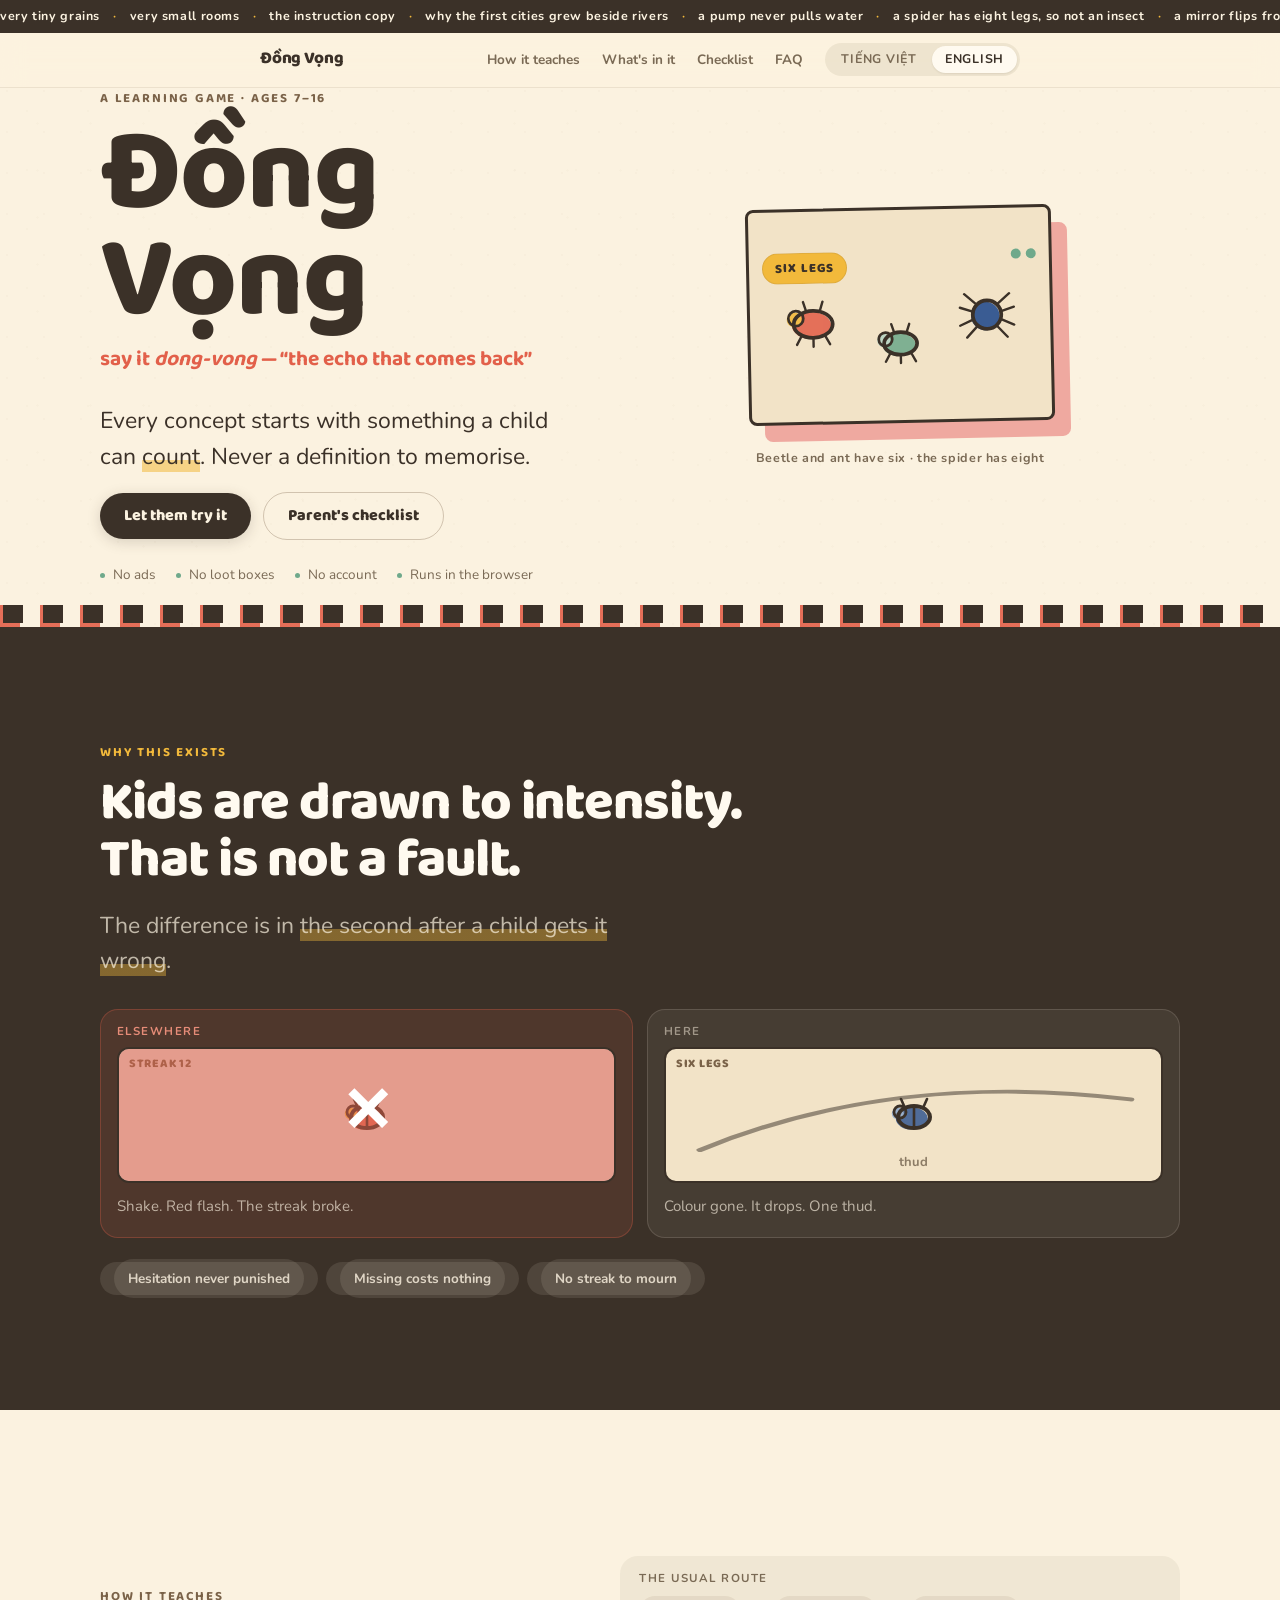
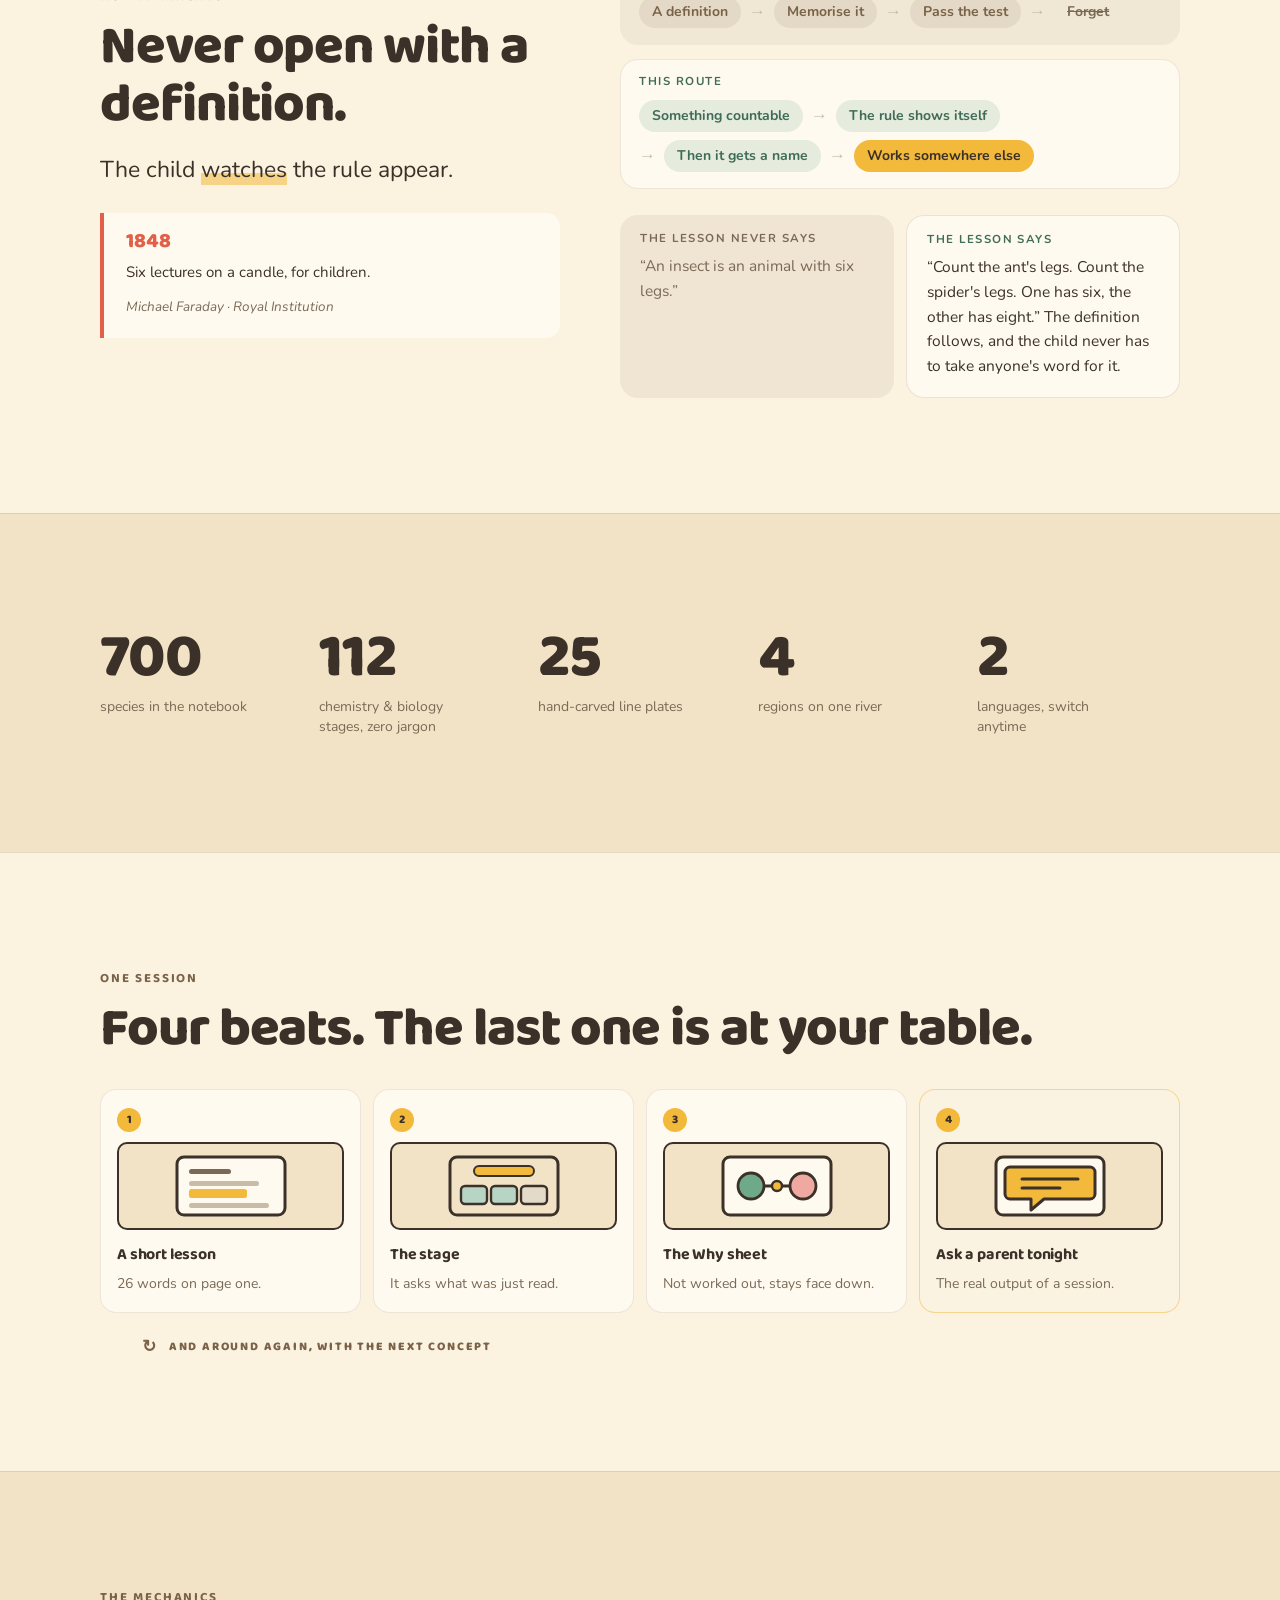
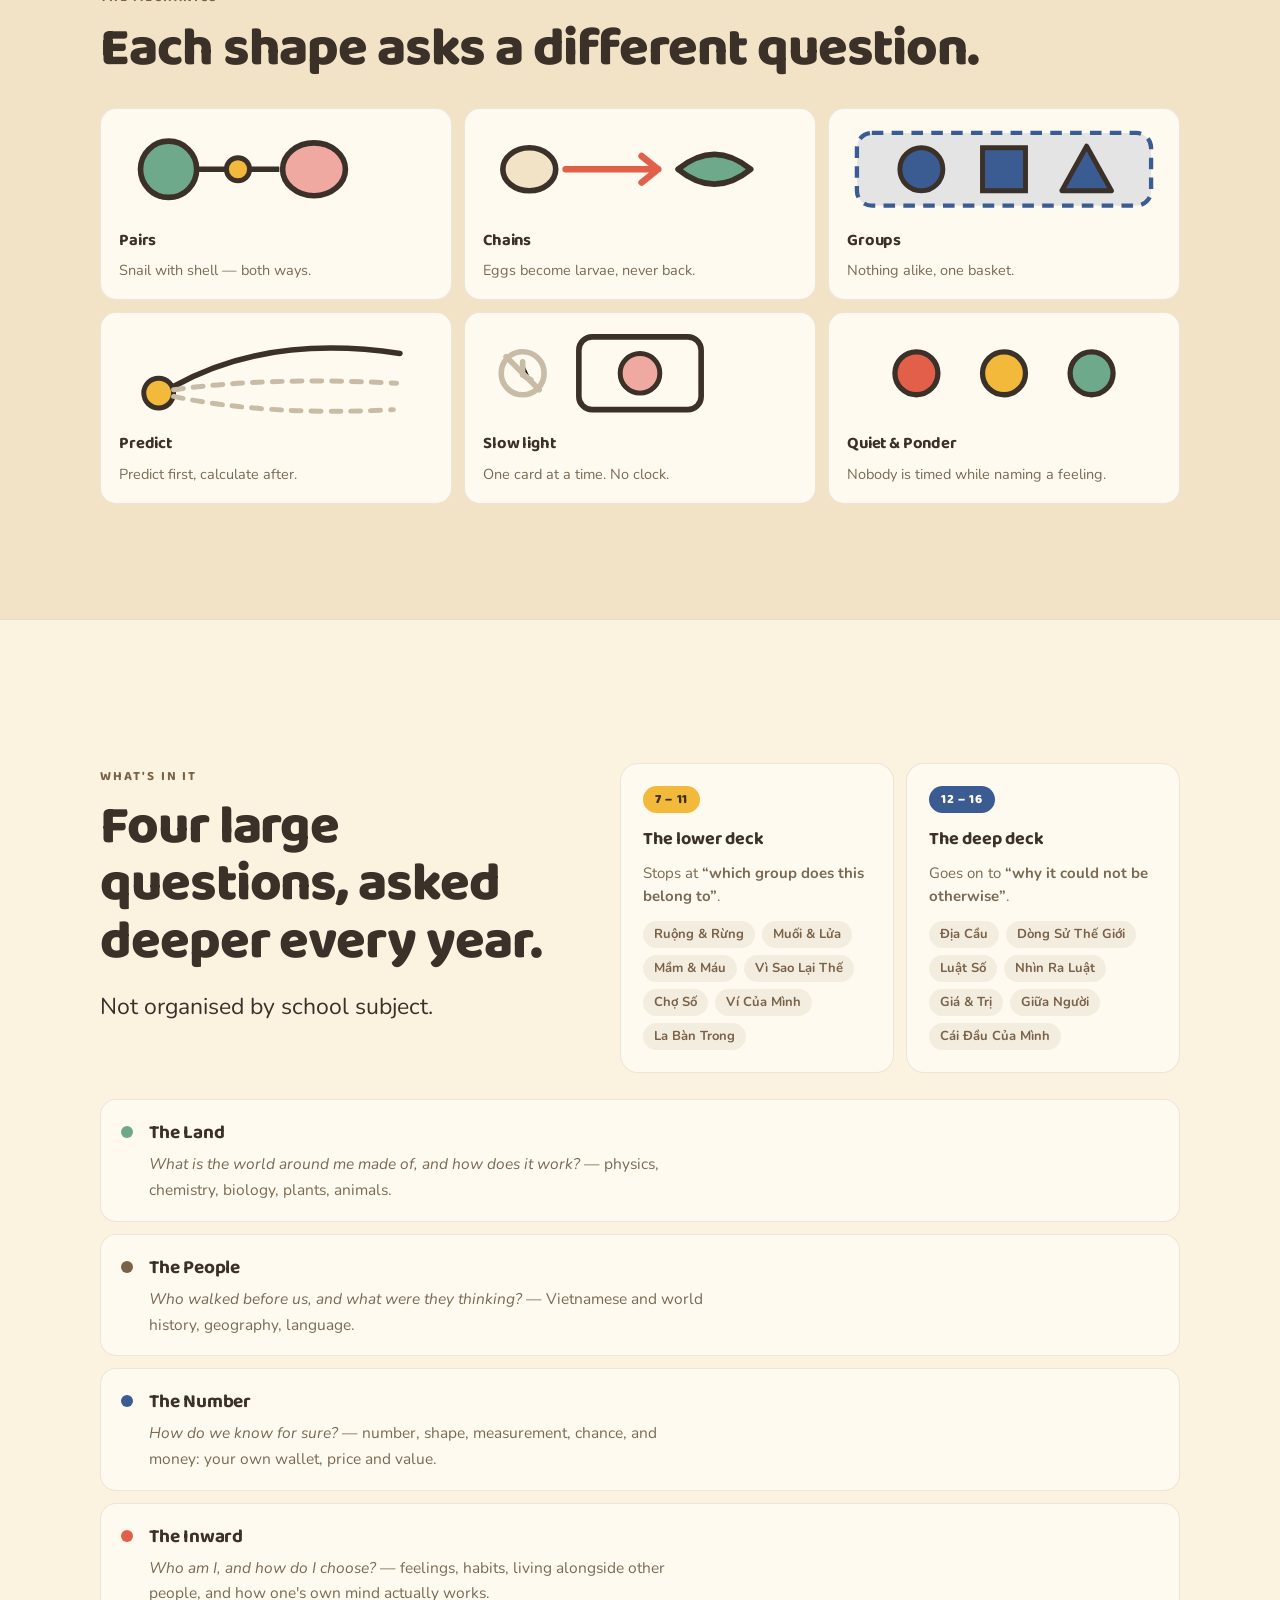
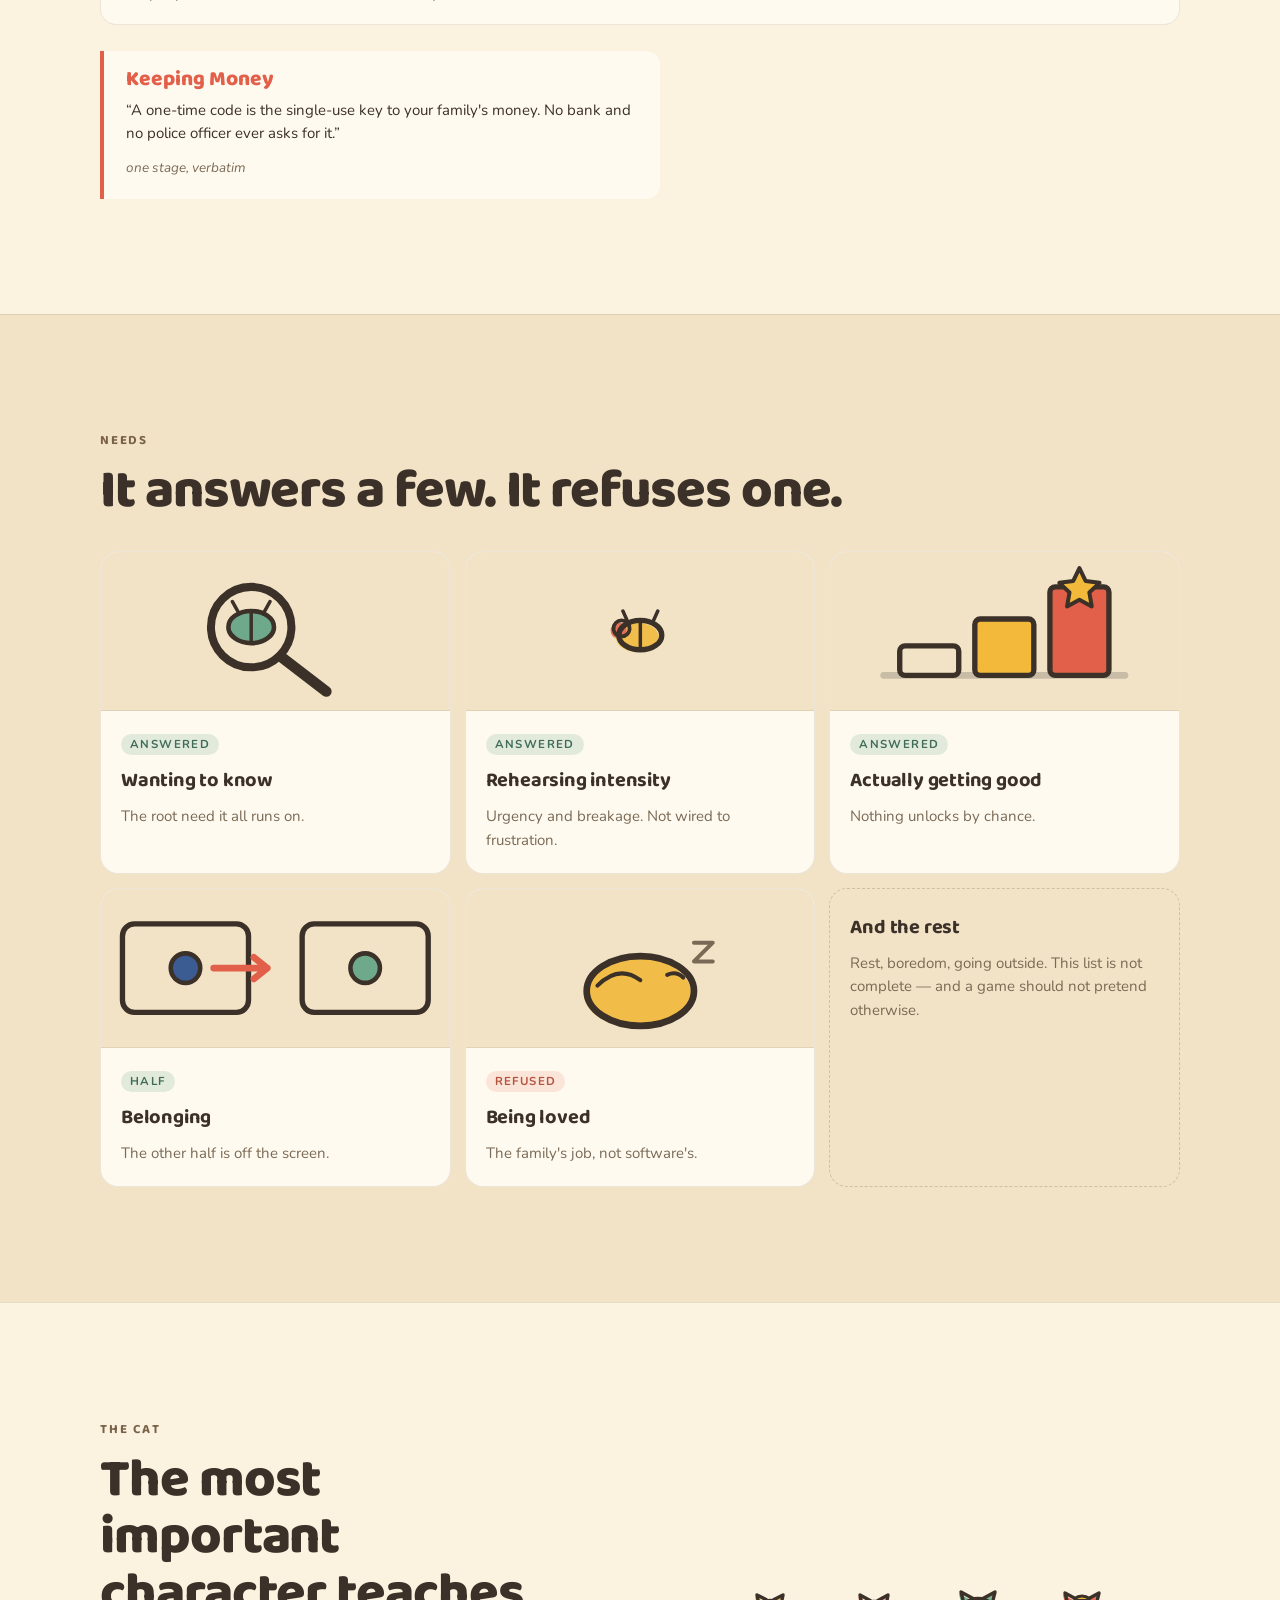
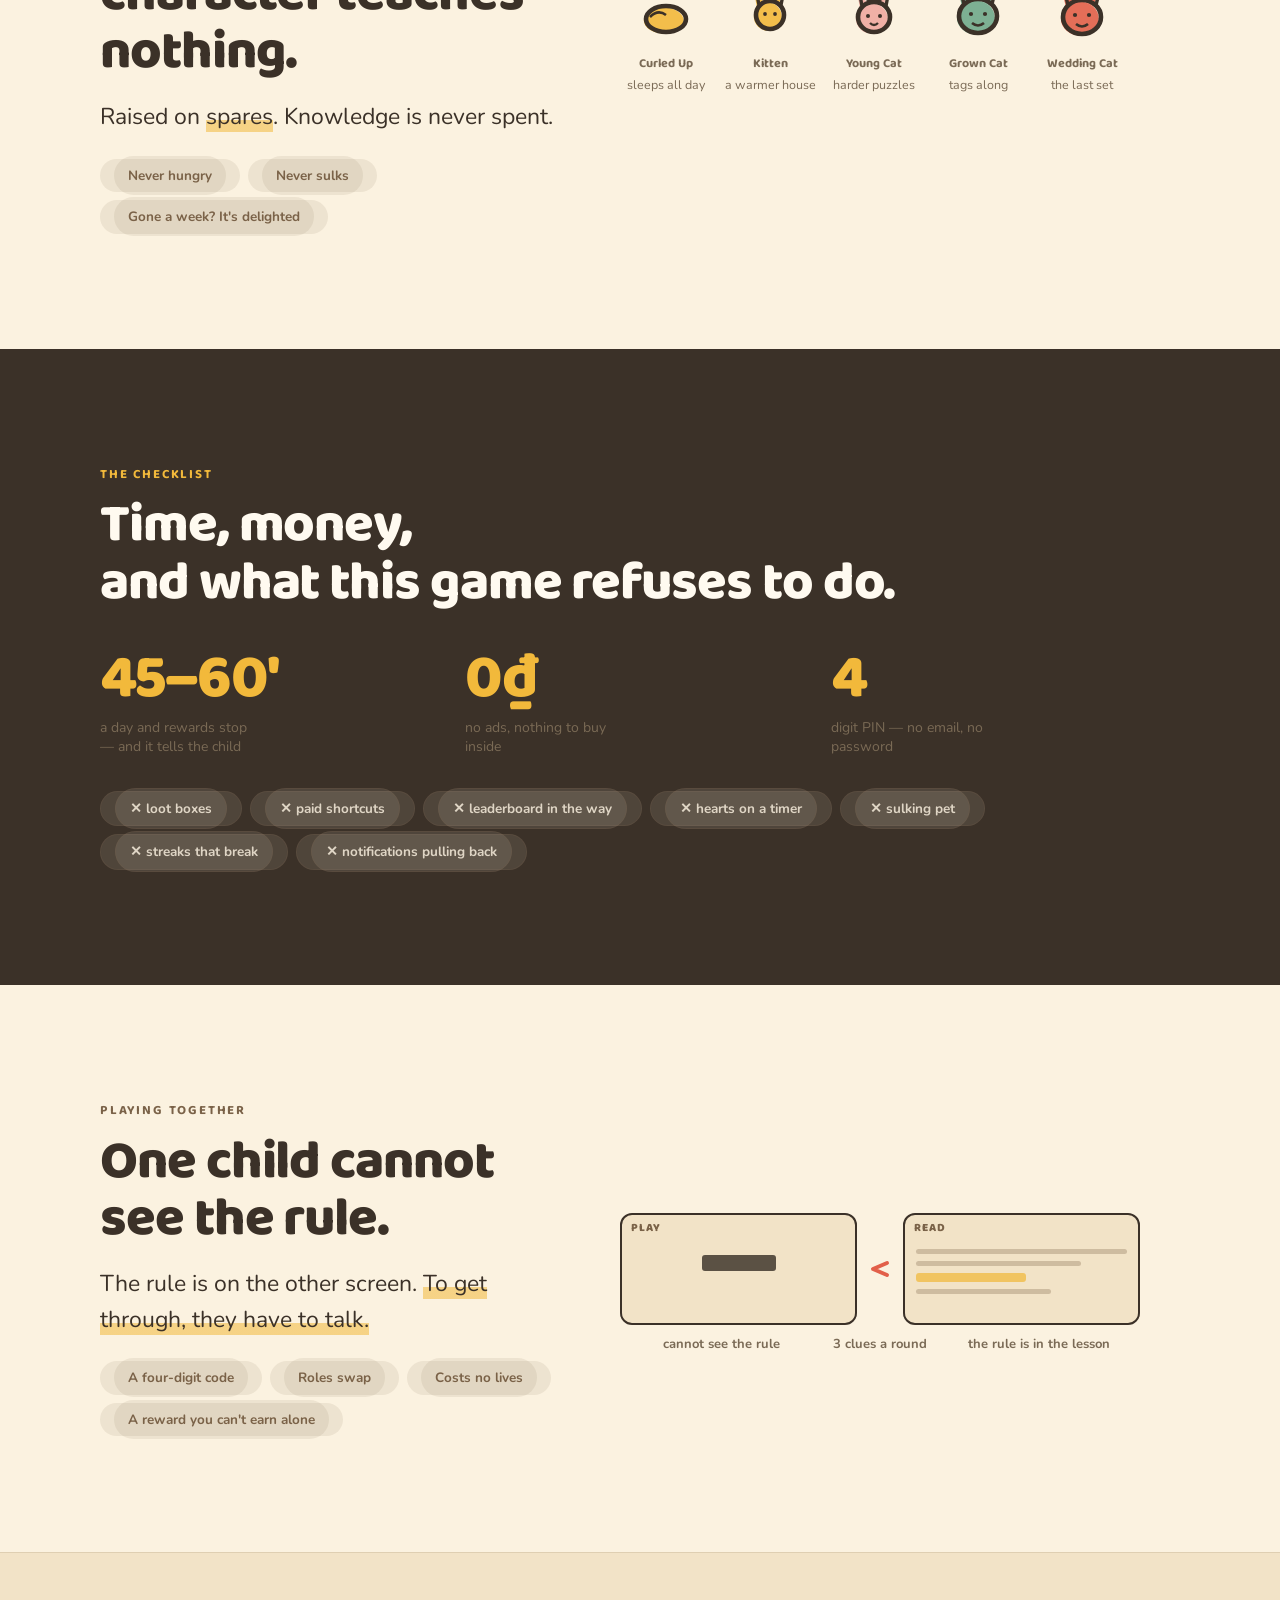
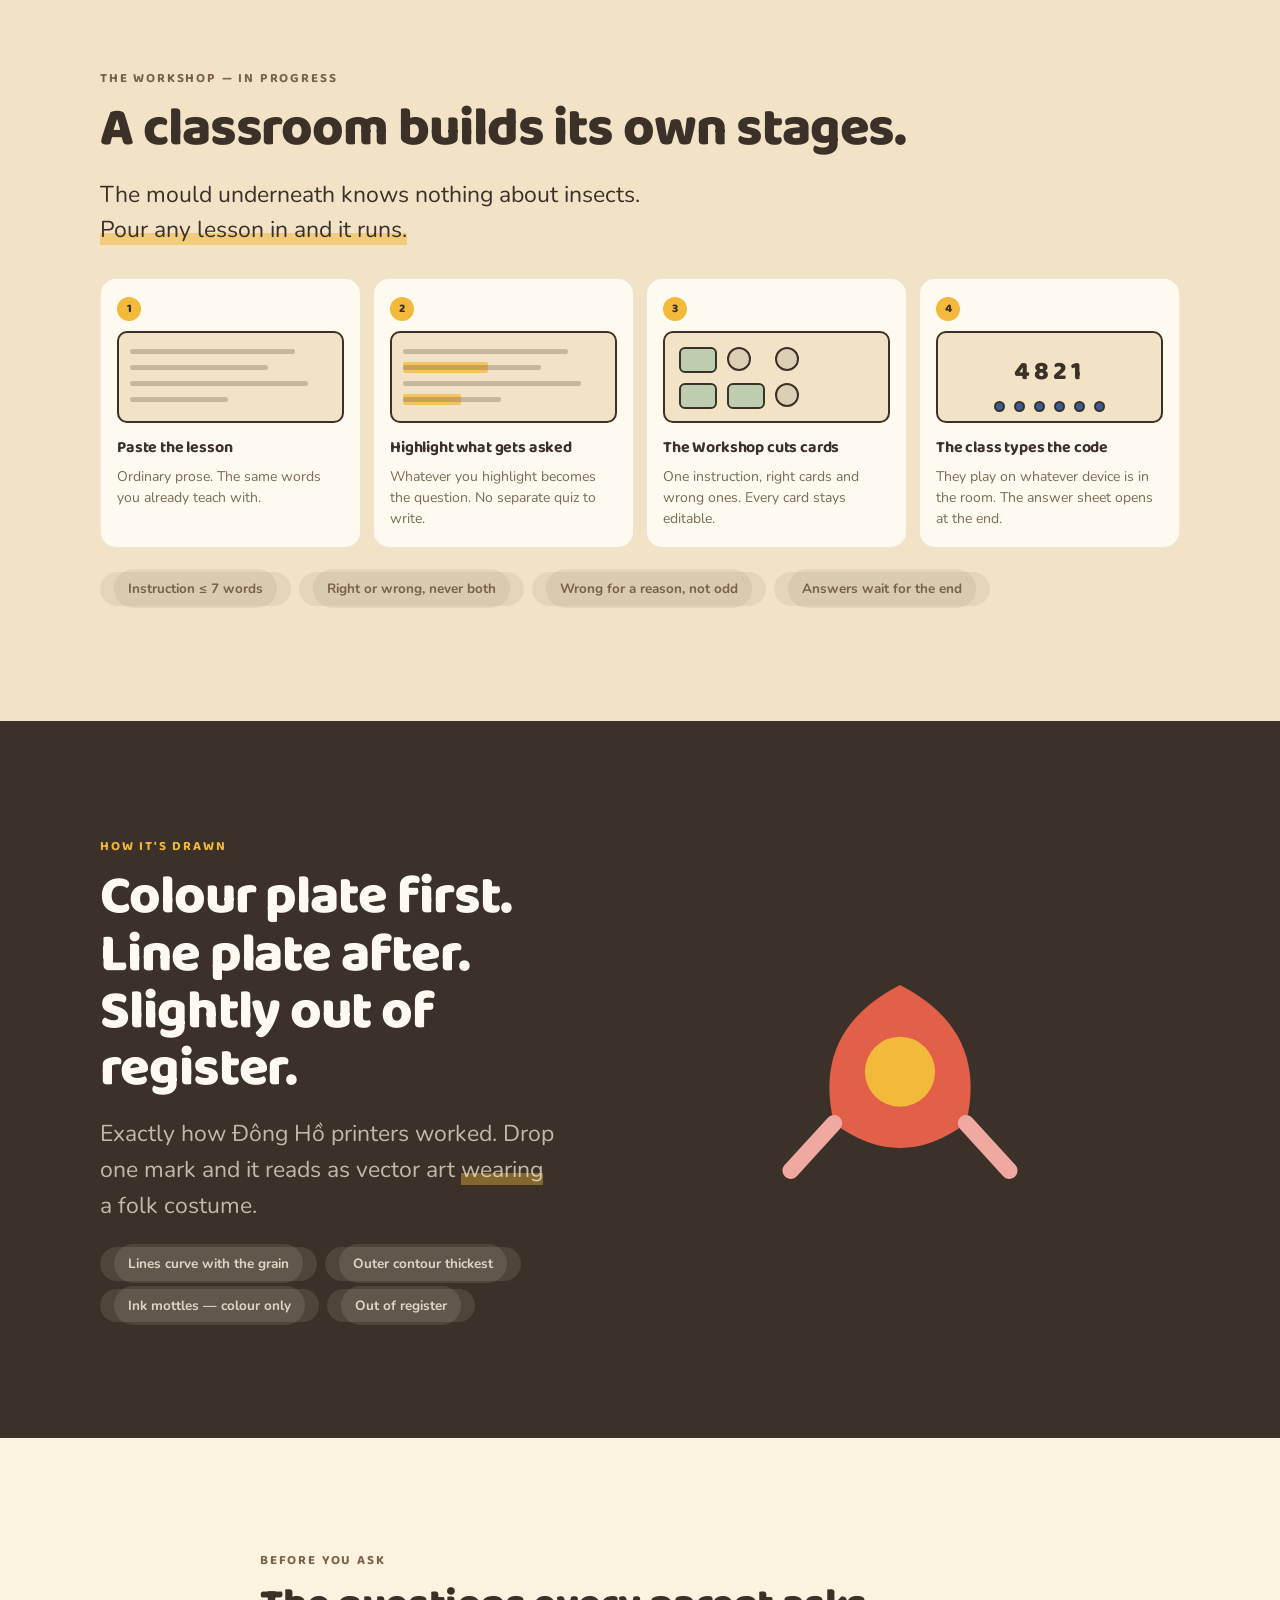
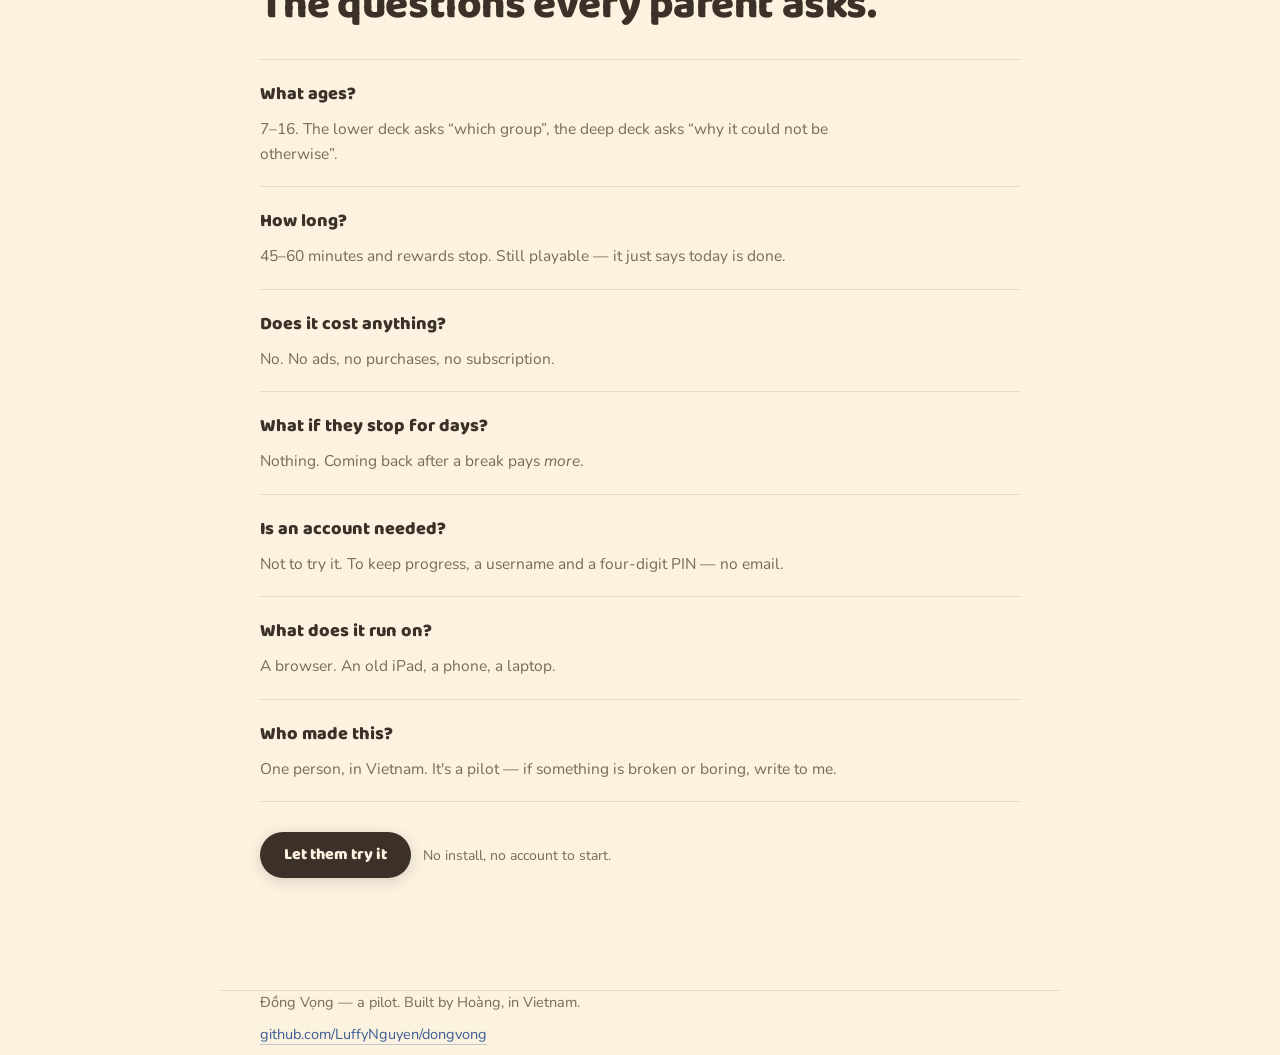
<file: index.html>
<!doctype html>
<html lang="vi" class="lang-vi">
<head>
<meta charset="utf-8">
<meta name="viewport" content="width=device-width, initial-scale=1, viewport-fit=cover">
<title>Đồng Vọng</title>
<meta name="description" content="Đồng Vọng — game giáo dục cho trẻ 7–16 tuổi, vẽ theo lối tranh Đông Hồ in lệch bản. Dạy từ gốc: bắt đầu bằng thứ trẻ đếm được, không bằng định nghĩa. Không hộp quà ngẫu nhiên, không quảng cáo, không thú cưng dỗi.">
<meta property="og:title" content="Đồng Vọng">
<meta property="og:description" content="Trẻ con thích những thứ dữ dội. Đó không phải chỗ hỏng cần sửa. Game giáo dục cho trẻ 7–16, dạy từ gốc, vẽ theo lối tranh Đông Hồ. Mỗi bài trả về một câu hỏi để trẻ mang về hỏi bố mẹ tối nay.">
<meta property="og:type" content="website">
<meta name="theme-color" content="#FBF2E0">
<link rel="preconnect" href="https://fonts.googleapis.com">
<link rel="preconnect" href="https://fonts.gstatic.com" crossorigin>
<link rel="stylesheet" href="https://fonts.googleapis.com/css2?family=Baloo+2:wght@700;800&family=Nunito:wght@400;600;700&display=swap">
<style>
  :root{
    --diep:#FBF2E0; --diep2:#F2E3C7; --giay:#FFFAF0;
    --than:#3B3128; --hoe:#F2B93B; --vang:#E2604A;
    --cham:#3A5C93; --tram:#6FA98B; --sen:#EFA9A0;
    --go:#7A6248; --xam:#C9BCA6;
    --ink:#3B3128; --dim:#7A6A55;
    --sans:'Nunito',-apple-system,BlinkMacSystemFont,'Segoe UI',sans-serif;
    --display:'Baloo 2','Nunito',-apple-system,sans-serif;
    --pad:clamp(20px,5vw,40px);
  }
  *{box-sizing:border-box}
  html{color-scheme:light;scroll-behavior:smooth;-webkit-text-size-adjust:100%}
  body{
    margin:0;background:var(--diep);color:var(--ink);
    font:400 17px/1.65 var(--sans);
    -webkit-font-smoothing:antialiased;
  }
  /* giay diep: mot lop van giay rat nhat, khong phai gradient */
  body::before{
    content:'';position:fixed;inset:0;pointer-events:none;z-index:0;opacity:.5;
    background:
      radial-gradient(circle at 18% 22%, rgba(122,98,72,.05) 0 1px, transparent 1px),
      radial-gradient(circle at 71% 63%, rgba(122,98,72,.045) 0 1.2px, transparent 1.2px),
      radial-gradient(circle at 44% 88%, rgba(122,98,72,.04) 0 1px, transparent 1px);
    background-size:37px 41px,53px 47px,61px 59px;
  }
  main,header,footer{position:relative;z-index:1}

  /* ---------------------------------------------------------- song ngu */
  .en{display:none}
  html.lang-en .vi{display:none}
  html.lang-en .en{display:inline}
  html.lang-en .en.block,.vi.block{display:block}
  html.lang-en .vi.block{display:none}

  /* ---------------------------------------------------------- khung */
  .wrap{max-width:840px;margin:0 auto;padding:0 var(--pad)}
  /* .wrap dat padding ngang, va no manh hon selector `section` tran - nen dong
     duoi day phai co ca hai lop chon, khong thi khoang tho doc bi nuot sach.
     Ca trang da chay nhu the tu dau: cac muc dinh vao nhau, khong mot khoang
     nghi nao, va no chi lo ra o muc cuoi cung noi khong con muc nao ke tiep. */
  section.wrap{padding-top:clamp(64px,9vw,112px);padding-bottom:clamp(64px,9vw,112px)}
  section + section{border-top:1px solid rgba(122,98,72,.16)}

  h1,h2,h3{font-family:var(--display);font-weight:800;letter-spacing:-.01em;margin:0}
  h1{font-size:clamp(56px,14vw,116px);line-height:.92}
  h2{font-size:clamp(28px,5.2vw,42px);line-height:1.1;margin-bottom:14px}
  section.full h2{font-size:clamp(32px,4.5vw,54px);line-height:1.06;letter-spacing:-.02em;margin-bottom:18px}
  h3{font-size:19px;font-weight:700;margin-bottom:6px}
  p{margin:0 0 18px;max-width:62ch}
  .lede{font-size:clamp(19px,2.6vw,23px);line-height:1.55;color:var(--ink)}
  .eyebrow{
    font-family:var(--display);font-weight:700;font-size:13px;
    letter-spacing:.14em;text-transform:uppercase;color:var(--go);margin-bottom:12px
  }
  .dim{color:var(--dim)}
  em{font-style:normal;background:linear-gradient(transparent 62%,rgba(242,185,59,.55) 62%)}

  /* ---------------------------------------------------------- nut ngon ngu */
  .topbar{
    position:sticky;top:0;z-index:9;backdrop-filter:saturate(150%) blur(12px);
    background:rgba(251,242,224,.78);border-bottom:1px solid rgba(122,98,72,.12)
  }
  .topbar .wrap{display:flex;align-items:center;justify-content:space-between;height:54px}
  .mark{font-family:var(--display);font-weight:800;font-size:17px;letter-spacing:-.01em}
  .toggle{
    display:inline-flex;background:rgba(122,98,72,.1);border-radius:999px;padding:3px;gap:2px
  }
  .toggle button{
    font:700 12.5px/1 var(--sans);letter-spacing:.06em;
    border:0;background:transparent;color:var(--dim);
    padding:7px 13px;border-radius:999px;cursor:pointer;transition:.18s
  }
  .toggle button[aria-pressed="true"]{background:var(--giay);color:var(--ink);box-shadow:0 1px 2px rgba(59,49,40,.1)}

  /* ---------------------------------------------------------- hero */
  /* muc dau tien da tu co padding-top roi, nen man dau khong can day them */
  .hero{padding-top:clamp(52px,10vw,104px);padding-bottom:clamp(20px,3vw,36px)}
  .hero h1{margin-bottom:8px}
  .hero .say{
    font-family:var(--display);font-weight:700;font-size:clamp(17px,2.6vw,21px);
    color:var(--vang);margin-bottom:26px
  }
  .hero .lede{max-width:52ch}
  .flock{margin:30px 0 0;overflow:visible}
  .hero .ctas{margin-top:10px}

  /* ---------------------------------------------------------- the */
  .cards{display:grid;gap:14px;grid-template-columns:repeat(auto-fit,minmax(230px,1fr));margin-top:28px}
  .card{
    background:var(--giay);border-radius:16px;padding:22px 22px 20px;
    border:1px solid rgba(122,98,72,.14)
  }
  .card p{font-size:15.5px;line-height:1.55;margin:0;color:var(--dim)}
  .card .ic{display:block;margin-bottom:12px}

  /* the khai niem — dung nhu trong game */
  .prompt{
    background:var(--giay);border:1px solid rgba(122,98,72,.16);border-radius:20px;
    padding:26px var(--pad);margin:30px 0 8px;text-align:center
  }
  .prompt .cmd{font-family:var(--display);font-weight:700;font-size:clamp(20px,4vw,28px)}
  .prompt .cmd b{color:var(--vang)}
  .row{display:flex;flex-wrap:wrap;gap:10px;justify-content:center;margin-top:20px}
  .chip{
    display:inline-flex;align-items:center;gap:7px;
    font:700 14.5px/1 var(--sans);padding:9px 15px 9px 11px;border-radius:999px;
    background:rgba(111,169,139,.16);color:#3F6B57
  }
  .chip.no{background:rgba(201,188,166,.3);color:var(--dim)}
  .chip svg{flex:none}
  .why{
    margin-top:22px;font-size:15.5px;color:var(--dim);
    border-top:1px dashed rgba(122,98,72,.24);padding-top:16px;max-width:56ch;
    margin-left:auto;margin-right:auto
  }

  /* ---------------------------------------------------------- danh sach */
  ul.plain{list-style:none;padding:0;margin:22px 0 0;display:grid;gap:14px}
  ul.plain li{display:flex;gap:13px;align-items:flex-start;max-width:64ch}
  ul.plain .n{
    flex:none;width:26px;height:26px;border-radius:50%;background:var(--hoe);
    font:800 13px/26px var(--display);text-align:center;color:var(--than)
  }
  ul.plain .x{flex:none;width:26px;height:26px;border-radius:50%;background:rgba(201,188,166,.4);
    font:800 14px/26px var(--display);text-align:center;color:var(--go)}
  ul.plain p{margin:0;font-size:16px}

  /* ---------------------------------------------------------- mien */
  .miens{display:grid;gap:12px;margin-top:26px}
  .mien{
    display:grid;grid-template-columns:auto 1fr;gap:16px;align-items:start;
    background:var(--giay);border:1px solid rgba(122,98,72,.14);border-radius:16px;padding:18px 20px
  }
  /* cham mau phai ngang voi TEN mien, khong ngang voi giua khoi chu */
  .mien .dot{width:12px;height:12px;border-radius:50%;margin-top:8px}
  .mien h3{margin:0 0 2px}
  .mien p{margin:0;font-size:15.5px;color:var(--dim)}

  /* ---------------------------------------------------------- duong cong hat */
  .curve{display:flex;gap:10px;align-items:flex-end;margin:26px 0 10px;flex-wrap:wrap}
  .day{text-align:center;min-width:74px}
  .day .bar{
    background:var(--hoe);border:2.5px solid var(--than);border-radius:8px 8px 4px 4px;
    margin:0 auto 8px;width:44px
  }
  .day .bar.zero{background:transparent;border-style:dashed;border-color:var(--xam);height:6px}
  .day span{font:700 13px/1.3 var(--sans);color:var(--dim);display:block}
  .day b{font-family:var(--display);font-size:15px;color:var(--ink);display:block}

  /* ---------------------------------------------------------- meo */
  .cat-wrap{display:flex;gap:26px;align-items:center;flex-wrap:wrap;margin-top:26px}
  .stages{display:flex;gap:18px;flex-wrap:wrap;margin-top:26px}
  #meo .stages{gap:12px}
  #meo .stages .stage{width:92px}
  .stage{text-align:center;width:104px}
  .stage b{display:block;font-family:var(--display);font-size:14.5px;margin-top:6px}
  .stage span{display:block;font-size:12.5px;color:var(--dim);line-height:1.4}

  /* ---------------------------------------------------------- footer */
  footer{padding:52px 0 108px;border-top:1px solid rgba(122,98,72,.16)}
  footer p{font-size:14.5px;color:var(--dim);margin-bottom:8px}
  footer a{color:var(--cham);text-decoration:none;border-bottom:1px solid rgba(58,92,147,.3)}
  footer a:hover{border-bottom-color:var(--cham)}

  @media (max-width:640px){
    /* Tren dien thoai: xep doc het. Hai cot 210px thi chu bi ep thanh cot bao. */
    .needs,.versus{grid-template-columns:1fr}
    .steps{grid-template-columns:1fr 1fr}
    .pair{grid-template-columns:1fr auto 1fr}
    .cta{width:auto}
  }
  @media (max-width:520px){
    .stages{gap:12px}
    .stages .stage{width:82px}
  }
  @media (prefers-reduced-motion:no-preference){
    .float{animation:bob 5s ease-in-out infinite}
    .flock > g:nth-child(2) .float{animation-delay:-1.4s}
    .flock > g:nth-child(3) .float{animation-delay:-2.8s}
    .flock > g:nth-child(4) .float{animation-delay:-4.1s}
    .flock > g:nth-child(5) .float{animation-delay:-2.1s}
    @keyframes bob{0%,100%{transform:translateY(0)}50%{transform:translateY(-7px)}}
  }

  /* ============================================================ THEM VAO
     Su menh · ba nhu cau · choi cung ban · Xuong · nut choi noi.
     Moi hoat anh deu la mot vong lap CSS thuan — khong mot dong JS nao
     chay theo khung hinh, va tat sach duoi prefers-reduced-motion. */

  /* ---------------------------------------------------------- nut choi */
  .cta{
    display:inline-flex;align-items:center;gap:10px;text-decoration:none;
    background:var(--than);color:var(--diep);border-radius:999px;
    font:800 16px/1 var(--display);padding:15px 24px;
    box-shadow:0 3px 14px rgba(59,49,40,.18);transition:transform .2s,box-shadow .2s
  }
  .cta:hover{transform:translateY(-1px);box-shadow:0 9px 24px rgba(59,49,40,.26)}
  .cta:active{transform:translateY(1px)}
  .cta.ghost{background:transparent;color:var(--ink);box-shadow:none;border:1.5px solid rgba(122,98,72,.32)}
  .cta.ghost:hover{background:rgba(122,98,72,.06);box-shadow:none}
  .ctas{display:flex;gap:12px;flex-wrap:wrap;align-items:center;margin-top:30px}
  .ctas .note{font-size:14px;color:var(--dim)}

  /* nut noi — chi hien sau khi cuon qua man dau */
  .play{
    position:fixed;z-index:20;text-decoration:none;
    right:max(16px,env(safe-area-inset-right));
    bottom:max(16px,env(safe-area-inset-bottom));
    display:inline-flex;align-items:center;gap:11px;
    padding:12px 21px 12px 13px;border-radius:999px;
    background:var(--than);color:var(--diep);
    font:800 15.5px/1 var(--display);
    box-shadow:0 8px 26px rgba(59,49,40,.3);
    transform:translateY(96px);opacity:0;pointer-events:none;
    transition:transform .42s cubic-bezier(.22,.9,.3,1),opacity .3s,box-shadow .25s
  }
  .play.on{transform:none;opacity:1;pointer-events:auto}
  .play:hover{box-shadow:0 12px 32px rgba(59,49,40,.36)}
  .play:active{transform:translateY(2px)}
  .play .knob{
    position:relative;flex:none;width:32px;height:32px;border-radius:50%;
    background:var(--hoe);display:grid;place-items:center
  }
  .play .knob::after{
    content:'';position:absolute;inset:-4px;border-radius:50%;
    border:2px solid var(--hoe);opacity:0
  }

  /* ---------------------------------------------------------- hien dan */
  /* .rise: chi an di khi JS bat duoc, xem <html class="js"> */

  /* ---------------------------------------------------------- hai cach dap */
  .versus{display:grid;gap:14px;grid-template-columns:repeat(auto-fit,minmax(272px,1fr));margin-top:30px}
  .pane{
    background:var(--giay);border:1px solid rgba(122,98,72,.14);
    border-radius:18px;padding:16px 16px 18px
  }
  .pane.bad{background:#F5EBE3;border-color:rgba(226,96,74,.22)}
  .pane .tag{
    display:block;font:700 11.5px/1 var(--sans);letter-spacing:.13em;
    text-transform:uppercase;color:var(--dim);margin-bottom:10px
  }
  .pane.bad .tag{color:#B5533F}
  .pane p{font-size:15px;line-height:1.55;color:var(--dim);margin:12px 0 0}
  .screen{
    position:relative;height:136px;border-radius:12px;overflow:hidden;
    background:var(--diep2);border:2.5px solid var(--than)
  }
  .pane.bad .screen{background:#E8DAD1}
  .screen .bug{position:absolute;left:50%;top:44px;margin-left:-32px}
  .screen .cut{
    position:absolute;left:0;top:0;width:100%;height:100%;pointer-events:none
  }
  .screen .lbl{
    position:absolute;left:10px;top:9px;font:800 12px/1 var(--display);
    letter-spacing:.06em;color:var(--go)
  }
  .thud{
    position:absolute;left:50%;bottom:12px;transform:translateX(-50%);
    font:700 13px/1 var(--sans);color:var(--dim);opacity:.85
  }
  .flash{position:absolute;inset:0;background:#E2604A;opacity:.5}
  .bigx{
    position:absolute;inset:0;display:grid;place-items:center;
    font:800 62px/1 var(--display);color:#fff
  }

  /* ---------------------------------------------------------- ba nhu cau */
  .needs{display:grid;gap:14px;grid-template-columns:repeat(auto-fit,minmax(214px,1fr));margin-top:30px}
  @media (min-width:900px){.needs{grid-template-columns:repeat(3,1fr)}}
  .need{
    background:var(--giay);border:1px solid rgba(122,98,72,.14);
    border-radius:18px;padding:0 0 20px;overflow:hidden;display:flex;flex-direction:column
  }
  .need .top{background:var(--diep2);border-bottom:1px solid rgba(122,98,72,.14)}
  .need .top svg{display:block;width:100%;height:auto}
  .need .body{padding:18px 20px 0}
  .need .kind{
    display:inline-block;font:700 11.5px/1 var(--sans);letter-spacing:.12em;
    text-transform:uppercase;margin-bottom:9px;padding:5px 9px;border-radius:999px
  }
  .need .kind.yes{background:rgba(111,169,139,.2);color:#3F6B57}
  .need .kind.no{background:rgba(226,96,74,.14);color:#B5533F}
  .need h3{font-size:20px;margin-bottom:8px}
  .need p{font-size:15px;line-height:1.58;color:var(--dim);margin:0 0 12px}
  .need p:last-child{margin-bottom:0}

  /* ---------------------------------------------------------- xuong */
  .steps{display:grid;gap:12px;grid-template-columns:repeat(auto-fit,minmax(166px,1fr));margin-top:30px}
  .step{
    background:var(--giay);border:1px solid rgba(122,98,72,.14);
    border-radius:16px;padding:14px 16px 18px
  }
  .step .no{
    display:inline-block;width:24px;height:24px;border-radius:50%;background:var(--hoe);
    font:800 12px/24px var(--display);text-align:center;color:var(--than);margin-bottom:10px
  }
  .step .stage{
    width:100%;text-align:left;height:92px;border-radius:10px;background:var(--diep2);
    border:2px solid var(--than);overflow:hidden;position:relative;margin-bottom:12px
  }
  .step h3{font-size:16px;margin-bottom:5px}
  .step p{font-size:14px;line-height:1.5;color:var(--dim);margin:0}

  /* buoc 1 — chu chay ra nhu dang go */
  .line{position:absolute;left:11px;height:5px;border-radius:3px;background:rgba(122,98,72,.34);width:var(--w)}
  /* buoc 2 — vet muc boi len cum tu */
  .boi{position:absolute;left:11px;height:11px;border-radius:2px;background:rgba(242,185,59,.75);width:var(--w)}
  /* buoc 3 — the bat ra */
  .tile{
    position:absolute;border-radius:6px;border:2px solid var(--than);background:var(--giay);
    width:38px;height:26px
  }
  .tile.ok{background:rgba(111,169,139,.4)}
  .tile.no{background:rgba(201,188,166,.5)}
  /* buoc 4 — ma phong va lu tre vao */
  .code{
    position:absolute;left:50%;top:26px;transform:translateX(-50%);
    font:800 26px/1 var(--display);letter-spacing:.16em;color:var(--than)
  }
  .code i{font-style:normal}
  .heads{position:absolute;left:0;right:0;bottom:9px;display:flex;justify-content:center;gap:9px}
  .heads span{
    width:11px;height:11px;border-radius:50%;background:var(--cham);
    border:2px solid var(--than)
  }

  /* ---------------------------------------------------------- huong dan co giao */
  .guide{
    background:var(--giay);border:1px solid rgba(122,98,72,.16);border-radius:20px;
    padding:26px var(--pad) 28px;margin-top:30px
  }
  .guide h3{font-size:20px;margin-bottom:14px}
  .guide ul.plain{margin-top:0}
  .guide ul.plain p{font-size:15.5px}

  /* ---------------------------------------------------------- hai man hinh */
  .pair{
    display:grid;grid-template-columns:1fr auto 1fr;gap:10px;align-items:center;
    margin-top:30px;max-width:520px
  }
  .pair .dev{
    border:2.5px solid var(--than);border-radius:12px;background:var(--diep2);
    height:112px;position:relative;overflow:hidden
  }
  .pair .dev .who{
    position:absolute;left:9px;top:8px;font:800 11.5px/1 var(--display);
    letter-spacing:.08em;color:var(--go)
  }
  .pair .gap{width:26px;height:112px;position:relative}
  .pair .cap{
    grid-column:1/-1;display:grid;grid-template-columns:1fr auto 1fr;gap:10px;
    font:700 13px/1.4 var(--sans);color:var(--dim);text-align:center
  }
  .blot{
    position:absolute;left:50%;top:40px;transform:translateX(-50%);
    width:74px;height:16px;border-radius:3px;background:var(--than);opacity:.82
  }
  .word{
    position:absolute;left:50%;top:40px;transform:translateX(-50%);
    font:800 14px/16px var(--display);color:var(--vang);letter-spacing:.06em;opacity:0
  }

  @media (prefers-reduced-motion:no-preference){
    /* --- hien dan khi cuon toi --- */
    .js .rise{opacity:0;transform:translateY(20px);
      transition:opacity .75s cubic-bezier(.22,.7,.3,1),transform .75s cubic-bezier(.22,.7,.3,1)}
    .js .rise.seen{opacity:1;transform:none}
    .js .rise.d1{transition-delay:.09s}
    .js .rise.d2{transition-delay:.18s}
    .js .rise.d3{transition-delay:.27s}

    .play .knob::after{animation:ring 3.4s ease-out infinite}
    @keyframes ring{0%{opacity:.7;transform:scale(1)}40%,100%{opacity:0;transform:scale(1.5)}}

    /* --- ban trai: cach ban con gian --- */
    .pane.bad .screen{animation:sh 3.6s infinite}
    @keyframes sh{
      0%,55%{transform:none}
      57%{transform:translate(-5px,2px)}59%{transform:translate(5px,-3px)}
      61%{transform:translate(-4px,-1px)}63%{transform:translate(4px,2px)}
      65%,100%{transform:none}}
    .pane.bad .flash{animation:rf 3.6s infinite}
    @keyframes rf{0%,55%{opacity:0}57%{opacity:.62}72%,100%{opacity:0}}
    .pane.bad .bigx{animation:bx 3.6s infinite}
    @keyframes bx{
      0%,55%{opacity:0;transform:scale(.5)}
      60%{opacity:1;transform:scale(1.16)}
      66%{transform:scale(1)}82%{opacity:1}90%,100%{opacity:0;transform:scale(1)}}
    .pane.bad .bug{animation:fly 3.6s infinite}
    @keyframes fly{
      0%{transform:translate(-96px,26px) rotate(-8deg)}
      52%{transform:translate(0,0) rotate(0)}
      56%{transform:translate(0,0) rotate(0)}
      58%{transform:translate(0,0) rotate(0);opacity:1}
      60%{opacity:0}100%{opacity:0}}
    .pane.bad .lbl{animation:combo 3.6s infinite}
    @keyframes combo{0%,55%{color:#3F6B57}57%,100%{color:#B5533F}}

    /* --- ban phai: cach nay --- */
    .pane.ok .bug{animation:fly2 3.6s infinite}
    @keyframes fly2{
      0%{transform:translate(-96px,26px) rotate(-8deg)}
      52%{transform:translate(0,0) rotate(0)}
      58%{transform:translate(2px,6px) rotate(7deg)}
      86%{transform:translate(8px,74px) rotate(26deg)}
      100%{transform:translate(8px,74px) rotate(26deg);opacity:0}}
    .pane.ok .col{animation:decol 3.6s infinite}
    @keyframes decol{0%,54%{opacity:.88}70%,100%{opacity:0}}
    .pane.ok .thud{animation:thud 3.6s infinite}
    @keyframes thud{0%,76%{opacity:0}82%{opacity:.85}94%,100%{opacity:0}}
    .pane.ok .cut path{animation:cut 3.6s infinite}
    @keyframes cut{
      0%,48%{stroke-dashoffset:300;opacity:1}
      56%{stroke-dashoffset:0;opacity:1}
      70%,100%{stroke-dashoffset:0;opacity:0}}

    /* --- nhu cau 1: nhat dao --- */
    .arc{stroke-dasharray:300;stroke-dashoffset:300;animation:arc 2.8s infinite}
    @keyframes arc{
      0%{stroke-dashoffset:300;opacity:1}
      38%{stroke-dashoffset:0;opacity:1}
      62%{stroke-dashoffset:0;opacity:1}
      80%,100%{stroke-dashoffset:0;opacity:0}}
    .jolt{transform-box:fill-box;transform-origin:50% 50%;animation:jolt 2.8s infinite}
    @keyframes jolt{
      0%,34%{transform:none}
      40%{transform:translate(3px,-5px) rotate(-7deg)}
      48%{transform:translate(-2px,3px) rotate(4deg)}
      56%,100%{transform:none}}

    /* --- nhu cau 2: mui ten bang qua khe --- */
    .cross{animation:cross 3s infinite}
    @keyframes cross{
      0%{transform:translateX(0);opacity:0}
      8%{opacity:1}
      46%{transform:translateX(96px);opacity:1}
      54%{transform:translateX(96px);opacity:0}
      100%{transform:translateX(96px);opacity:0}}
    .blink{animation:blink 3s infinite}
    @keyframes blink{0%,44%{opacity:.25}52%{opacity:1}100%{opacity:1}}

    /* --- nhu cau 3: meo tho --- */
    .breathe{transform-box:fill-box;transform-origin:50% 62%;animation:breathe 4.4s ease-in-out infinite}
    @keyframes breathe{0%,100%{transform:scale(1)}50%{transform:scale(1.045)}}
    .zzz{animation:zzz 4.4s ease-in-out infinite}
    @keyframes zzz{0%{opacity:0;transform:translate(0,0)}
      30%{opacity:.85}70%{opacity:0;transform:translate(9px,-16px)}100%{opacity:0}}

    /* --- xuong: bon buoc, lech nhau cho mat chay tu trai sang --- */
    .line{animation:type 6s infinite}
    @keyframes type{0%{width:0}14%{width:var(--w)}84%{width:var(--w)}92%,100%{width:0}}
    .boi{animation:ink 6s infinite}
    @keyframes ink{0%,16%{width:0}30%{width:var(--w)}84%{width:var(--w)}92%,100%{width:0}}
    .tile{animation:pop 6s infinite}
    @keyframes pop{
      0%,30%{opacity:0;transform:translateY(12px) scale(.8)}
      42%{opacity:1;transform:translateY(0) scale(1)}
      86%{opacity:1;transform:translateY(0) scale(1)}
      94%,100%{opacity:0;transform:translateY(12px) scale(.8)}}
    .code i{animation:digit 6s infinite}
    @keyframes digit{0%,46%{opacity:0}56%{opacity:1}88%{opacity:1}96%,100%{opacity:0}}
    .heads span{animation:join 6s infinite}
    @keyframes join{
      0%,62%{opacity:0;transform:translateY(8px)}
      74%{opacity:1;transform:translateY(0)}
      88%{opacity:1;transform:translateY(0)}
      96%,100%{opacity:0;transform:translateY(8px)}}

    /* --- hai vai: mot dua chem, mot dua doc --- */
    .word{animation:reveal 4.6s infinite}
    @keyframes reveal{0%,44%{opacity:0}54%{opacity:1}88%{opacity:1}96%,100%{opacity:0}}
    .blot{animation:lift 4.6s infinite}
    @keyframes lift{0%,44%{opacity:.82}54%{opacity:0}88%{opacity:0}96%,100%{opacity:.82}}

    /* cho bon buoc chay lan luot chu khong bat cung mot luc */
    .step .stage > div:nth-child(2){animation-delay:.09s}
    .step .stage > div:nth-child(3){animation-delay:.18s}
    .step .stage > div:nth-child(4){animation-delay:.27s}
    .step .stage > div:nth-child(5){animation-delay:.36s}
    .step .stage > div:nth-child(6){animation-delay:.45s}
    .heads span:nth-child(2){animation-delay:.07s}
    .heads span:nth-child(3){animation-delay:.14s}
    .heads span:nth-child(4){animation-delay:.21s}
    .heads span:nth-child(5){animation-delay:.28s}
    .heads span:nth-child(6){animation-delay:.35s}
    .send{animation:send 4.6s infinite}
    @keyframes send{
      0%,18%{transform:translateX(0);opacity:0}
      26%{opacity:1}
      44%{transform:translateX(-40px);opacity:1}
      52%,100%{transform:translateX(-40px);opacity:0}}
  }

  /* ============================================================ THEM VAO (2)
     Cach day · vong hoc · co che · thang tuoi. Trang nay doc boi phu huynh,
     nen moi so do phai tra loi duoc mot cau ho that su hoi. */

  /* ---------------------------------------------------------- hai duong hoc */
  .paths{margin-top:30px;display:grid;gap:14px}
  .path{
    background:var(--giay);border:1px solid rgba(122,98,72,.14);border-radius:18px;
    padding:16px 18px
  }
  .path.dead{background:rgba(201,188,166,.2);border-color:transparent}
  .path .tag{
    display:block;font:700 11.5px/1 var(--sans);letter-spacing:.13em;
    text-transform:uppercase;color:var(--dim);margin-bottom:12px
  }
  .path.live .tag{color:#3F6B57}
  .track{display:flex;flex-wrap:wrap;align-items:center;gap:8px}
  .track .seg{display:inline-flex;align-items:center;gap:8px}
  .pt{
    font:700 14px/1 var(--sans);padding:9px 13px;border-radius:999px;
    background:rgba(122,98,72,.1);color:var(--go)
  }
  .path.live .pt{background:rgba(111,169,139,.18);color:#3F6B57}
  .path.live .pt.last{background:var(--hoe);color:var(--than)}
  .path.dead .pt.last{background:transparent;color:var(--dim);text-decoration:line-through}
  .track i{font-style:normal;color:var(--xam);font-weight:800}

  /* ---------------------------------------------------------- doi chieu cach viet */
  .swap{display:grid;gap:12px;grid-template-columns:repeat(auto-fit,minmax(258px,1fr));margin-top:26px}
  .swap > div{border-radius:18px;padding:18px 20px;font-size:15.5px;line-height:1.6}
  .swap .no{background:rgba(201,188,166,.24);color:var(--dim)}
  .swap .yes{background:var(--giay);border:1px solid rgba(122,98,72,.16)}
  .swap b{
    display:block;font:700 11.5px/1 var(--sans);letter-spacing:.13em;
    text-transform:uppercase;margin-bottom:10px
  }
  .swap .no b{color:var(--dim)}
  .swap .yes b{color:#3F6B57}

  /* ---------------------------------------------------------- co che */
  .mech{display:grid;gap:12px;grid-template-columns:repeat(auto-fit,minmax(212px,1fr));margin-top:30px}
  @media (min-width:900px){.mech{grid-template-columns:repeat(3,1fr)}}
  .mech .m{
    background:var(--giay);border:1px solid rgba(122,98,72,.14);
    border-radius:16px;padding:14px 18px 18px
  }
  .mech .m > svg{display:block;margin-bottom:11px;width:100%;height:auto}
  .mech h3{font-size:16.5px;margin-bottom:5px}
  .mech p{font-size:14.5px;line-height:1.52;color:var(--dim);margin:0}

  /* ---------------------------------------------------------- thang tuoi */
  .ladder{display:grid;gap:12px;grid-template-columns:repeat(auto-fit,minmax(272px,1fr));margin-top:28px}
  .rung{
    background:var(--giay);border:1px solid rgba(122,98,72,.14);
    border-radius:18px;padding:20px 22px 22px
  }
  .rung .age{
    display:inline-block;font:800 13px/1 var(--display);letter-spacing:.05em;
    background:var(--hoe);color:var(--than);padding:7px 12px;border-radius:999px;margin-bottom:12px
  }
  .rung.deep .age{background:var(--cham);color:var(--giay)}
  .rung h3{font-size:18px;margin-bottom:7px}
  .rung > p{font-size:15px;line-height:1.55;color:var(--dim);margin:0 0 13px}
  .rung ul{list-style:none;padding:0;margin:0;display:flex;flex-wrap:wrap;gap:7px}
  .rung li{
    font:700 13px/1 var(--sans);background:rgba(122,98,72,.09);
    padding:7px 11px;border-radius:999px;color:var(--go)
  }

  /* ---------------------------------------------------------- vong hoc bon nhip */
  .loop{display:grid;gap:12px;grid-template-columns:repeat(auto-fit,minmax(166px,1fr));margin-top:30px}
  .beat{
    background:var(--giay);border:1px solid rgba(122,98,72,.14);
    border-radius:16px;padding:14px 16px 18px
  }
  .beat .no{
    display:inline-block;width:24px;height:24px;border-radius:50%;background:var(--hoe);
    font:800 12px/24px var(--display);text-align:center;color:var(--than);margin-bottom:10px
  }
  .beat .art{
    height:88px;border-radius:10px;background:var(--diep2);border:2px solid var(--than);
    overflow:hidden;position:relative;margin-bottom:12px;display:grid;place-items:center
  }
  .beat .art svg{display:block}
  .beat h3{font-size:16px;margin-bottom:5px}
  .beat p{font-size:14px;line-height:1.5;color:var(--dim);margin:0}
  .beat.home{background:#FBF3E2;border-color:rgba(242,185,59,.5)}

  @media (prefers-reduced-motion:no-preference){
    /* con duong hoc dung sang len lan luot, dung ca hang cung mot luc */
    .path.live .pt{animation:light 5.6s infinite;animation-delay:var(--d,0s)}
    @keyframes light{
      0%,4%{background:rgba(122,98,72,.09);color:var(--go)}
      12%,74%{background:rgba(111,169,139,.18);color:#3F6B57}
      92%,100%{background:rgba(122,98,72,.09);color:var(--go)}}
    .path.live .pt.last{animation:lightend 5.6s infinite;animation-delay:var(--d,0s)}
    @keyframes lightend{
      0%,4%{background:rgba(122,98,72,.09);color:var(--go);transform:scale(1)}
      12%{background:var(--hoe);color:var(--than);transform:scale(1.06)}
      20%,74%{background:var(--hoe);color:var(--than);transform:scale(1)}
      92%,100%{background:rgba(122,98,72,.09);color:var(--go);transform:scale(1)}}

    /* bon nhip cua mot buoi choi hien ra theo dung thu tu chung xay ra */
    .seq{animation:seq 5.6s infinite;animation-delay:var(--d,0s)}
    @keyframes seq{
      0%{opacity:0;transform:translateY(9px)}
      9%,86%{opacity:1;transform:none}
      96%,100%{opacity:0;transform:translateY(9px)}}
  }

  /* ============================================================ THEM VAO (3)
     Nhip trinh bay: mot nhan nho · mot cau khang dinh · MOT cau do · roi hinh.
     Moi thu dai hon the deu bi cat o ban nay. */

  /* ---------------------------------------------------------- thanh dieu huong */
  .nav{display:none;gap:22px;margin:0 22px 0 auto}
  .nav a{font:700 13.5px/1 var(--sans);color:var(--dim);text-decoration:none;transition:color .16s}
  .nav a:hover{color:var(--ink)}
  @media (min-width:860px){.nav{display:flex}}

  /* ---------------------------------------------------------- vach su that o man dau */
  .facts{display:flex;flex-wrap:wrap;gap:9px 20px;margin-top:24px;font-size:13.5px;color:var(--dim)}
  .facts span{display:inline-flex;align-items:center;gap:8px}
  .facts span::before{content:'';flex:none;width:5px;height:5px;border-radius:50%;background:var(--tram)}

  /* ---------------------------------------------------------- danh sach gon */
  ul.tight{list-style:none;padding:0;margin:24px 0 0;display:grid;gap:11px}
  ul.tight li{
    position:relative;padding-left:24px;font-size:15.5px;line-height:1.5;
    max-width:62ch;color:var(--ink)
  }
  ul.tight li::before{
    content:'';position:absolute;left:3px;top:8px;width:8px;height:8px;
    border-radius:50%;background:var(--hoe)
  }
  ul.tight.wide li{max-width:70ch}
  ul.tight.no li::before{background:var(--xam)}

  /* ---------------------------------------------------------- mot dong lay tu trong game */
  .quote{
    margin-top:30px;padding:28px var(--pad);border-radius:20px;
    background:var(--giay);border:1px solid rgba(122,98,72,.16)
  }
  .quote p{
    font-family:var(--display);font-weight:700;line-height:1.34;margin:0 0 14px;
    font-size:clamp(19px,3.1vw,27px);max-width:32ch
  }
  .quote cite{
    font-style:normal;display:block;font-size:14.5px;line-height:1.55;
    color:var(--dim);max-width:60ch
  }

  /* ---------------------------------------------------------- vach lap lai */
  .cycle{
    display:flex;align-items:center;justify-content:center;gap:11px;margin:26px 0 0;
    font:800 12px/1 var(--display);letter-spacing:.15em;color:var(--go);text-align:center
  }
  .cycle .rot{font-size:17px;display:inline-block;line-height:1}

  /* ---------------------------------------------------------- bon dau vet moc ban */
  .marks{display:grid;gap:10px;grid-template-columns:repeat(auto-fit,minmax(180px,1fr));margin:28px 0 22px}
  .marks > span{
    display:flex;gap:11px;align-items:flex-start;padding:14px 16px;border-radius:14px;
    background:var(--giay);border:1px solid rgba(122,98,72,.14);
    font-size:14.5px;line-height:1.45
  }
  .marks b{
    flex:none;width:22px;height:22px;border-radius:50%;background:var(--hoe);
    font:800 12px/22px var(--display);text-align:center;color:var(--than)
  }

  /* ---------------------------------------------------------- hoi dap */
  .faq{margin:30px 0 0}
  .faq > div{border-top:1px solid rgba(122,98,72,.16);padding:20px 0}
  .faq > div:last-of-type{border-bottom:1px solid rgba(122,98,72,.16)}
  .faq dt{font-family:var(--display);font-weight:800;font-size:18px;margin-bottom:7px}
  .faq dd{margin:0;font-size:15.5px;line-height:1.6;color:var(--dim);max-width:66ch}

  /* ---------------------------------------------------------- the "va nhung cai khac" */
  .need.more{background:transparent;border-style:dashed;border-color:rgba(122,98,72,.28)}
  .need.more .body{padding-top:22px}

  @media (prefers-reduced-motion:no-preference){
    .cycle .rot{animation:rot 7s linear infinite}
    @keyframes rot{to{transform:rotate(360deg)}}

    /* to mo: cai duoc nhin thi lon dan trong vong kinh */
    .grow{transform-box:fill-box;transform-origin:50% 50%;animation:grow 3.6s ease-in-out infinite}
    @keyframes grow{0%,100%{transform:scale(.82)}50%{transform:scale(1.08)}}

    /* lam duoc that: ba bac cao dan, roi ngoi sao */
    .climb rect{transform-box:fill-box;transform-origin:50% 100%;animation:climb 4s ease-out infinite}
    .climb rect:nth-child(2){animation-delay:.28s}
    .climb rect:nth-child(3){animation-delay:.56s}
    @keyframes climb{0%{transform:scaleY(.08)}22%,84%{transform:scaleY(1)}96%,100%{transform:scaleY(.08)}}
  }

  /* ============================================================ THEM VAO (4)
     Lop bo cuc. Truoc ban nay moi muc deu la mot cot 840px giong het nhau,
     va mot trang nhu the doc den muc thu ba la mat het cam giac dang di dau.
     Gio co bon dang muc — cot doc · hai cot lech · nen dam tran vien ·
     bang so — va chung xen ke nhau. */

  /* ---------------------------------------------------------- cac dang muc */
  .wide{max-width:1160px;margin:0 auto;padding:0 var(--pad)}
  section.full{padding-top:clamp(64px,9vw,116px);padding-bottom:clamp(64px,9vw,116px)}
  section.dark{
    background:var(--than);color:var(--diep);border-top:0
  }
  section.dark + section{border-top:0}
  section.dark h2,section.dark h3,section.dark b{color:var(--giay)}
  section.dark p{color:rgba(251,242,224,.7)}
  section.dark .eyebrow{color:var(--hoe)}
  section.dark em{background:linear-gradient(transparent 62%,rgba(242,185,59,.4) 62%)}
  section.dark .chips span{background:rgba(251,242,224,.1);color:rgba(251,242,224,.82)}
  section.dark .pane{background:rgba(251,242,224,.06);border-color:rgba(251,242,224,.14)}
  section.dark .pane.bad{background:rgba(226,96,74,.12);border-color:rgba(226,96,74,.3)}
  section.dark .pane p{color:rgba(251,242,224,.66)}
  section.dark .pane .tag{color:rgba(251,242,224,.5)}
  section.dark .pane.bad .tag{color:#E68C78}

  /* hai cot lech — chu mot ben, hinh mot ben, va doi ben o muc ke tiep */
  .split{display:grid;gap:clamp(26px,4.5vw,60px);align-items:center}
  .split > .txt{max-width:46ch}
  @media (min-width:900px){
    .split{grid-template-columns:minmax(0,.95fr) minmax(0,1.15fr)}
    .split.flip > *:first-child{order:2}
  }

  /* ---------------------------------------------------------- vach in lech ban */
  .strip{position:relative;height:22px;overflow:hidden}
  .strip::before,.strip::after{content:'';position:absolute;inset:0}
  .strip::before{background:repeating-linear-gradient(90deg,var(--vang) 0 20px,transparent 20px 40px);opacity:.9}
  .strip::after{background:repeating-linear-gradient(90deg,var(--than) 0 20px,transparent 20px 40px);transform:translate(3px,-4px)}

  /* ---------------------------------------------------------- man hinh nghieng */
  .device{max-width:520px;margin:0 auto}
  .device .stack{position:relative}
  .device .shade{
    position:absolute;left:16px;right:-16px;top:18px;bottom:-16px;border-radius:8px;
    background:var(--sen);transform:rotate(-1.2deg)
  }
  .device .frame{
    position:relative;border:3.5px solid var(--than);border-radius:8px;overflow:hidden;
    background:var(--diep2);transform:rotate(-1.2deg)
  }
  .device .frame svg{display:block;width:100%;height:auto}
  .device .cap{
    position:relative;margin-top:26px;font:700 12.5px/1.5 var(--sans);
    letter-spacing:.05em;color:var(--dim);text-align:center
  }

  /* ---------------------------------------------------------- bang so */
  .stats{display:grid;gap:16px;grid-template-columns:repeat(auto-fit,minmax(158px,1fr))}
  .stat b{
    display:block;font-family:var(--display);font-weight:800;letter-spacing:-.025em;
    font-size:clamp(40px,6.4vw,62px);line-height:.95;color:var(--than)
  }
  .stat span{display:block;font-size:14px;line-height:1.4;color:var(--dim);margin-top:9px;max-width:20ch}
  section.dark .stat b{color:var(--hoe)}

  /* ---------------------------------------------------------- o dan chung */
  .src{
    border-left:4px solid var(--vang);background:var(--giay);
    padding:18px 22px;border-radius:0 14px 14px 0;margin-top:26px;max-width:52ch
  }
  .src b{display:block;font:800 21px/1 var(--display);color:var(--vang);margin-bottom:9px}
  .src p{margin:0 0 7px;font-size:15px;line-height:1.55}
  .src cite{font-style:italic;font-size:13.5px;color:var(--dim)}

  /* ---------------------------------------------------------- chip */
  .chips{display:flex;flex-wrap:wrap;gap:8px;margin-top:24px}
  .chips span{
    font:700 13.5px/1 var(--sans);padding:10px 14px;border-radius:999px;
    background:rgba(122,98,72,.1);color:var(--go)
  }
  .chips.off span{background:transparent;border:1.5px solid rgba(122,98,72,.22);color:var(--dim)}

  /* ---------------------------------------------------------- bang chay */
  .ticker{
    background:var(--than);color:var(--diep);overflow:hidden;white-space:nowrap;
    padding:10px 0;font:700 12.5px/1 var(--sans);letter-spacing:.05em;position:relative;z-index:10
  }
  .ticker > div{display:inline-block;will-change:transform}
  .ticker i{font-style:normal;color:var(--hoe);margin:0 13px}

  /* ---------------------------------------------------------- nhan doc ben le */
  .rail{
    position:absolute;left:0;top:0;writing-mode:vertical-rl;
    font:700 11px/1 var(--sans);letter-spacing:.2em;text-transform:uppercase;color:var(--xam)
  }
  @media (max-width:1340px){.rail{display:none}}

  @media (prefers-reduced-motion:no-preference){
    .ticker > div{animation:tick 46s linear infinite}
    @keyframes tick{to{transform:translateX(-50%)}}

    /* --- man hinh o dau trang: mot luot choi that, lap 8 giay --- */
    .rise-up{animation:riseup 8s ease-out infinite}
    @keyframes riseup{
      0%{transform:translateY(96px);opacity:0}
      10%{opacity:1}
      26%,100%{transform:translateY(0);opacity:1}}
    .swipe{stroke-dasharray:420;stroke-dashoffset:420;animation:swipe 8s infinite}
    @keyframes swipe{
      0%,30%{stroke-dashoffset:420;opacity:.85}
      42%{stroke-dashoffset:0;opacity:.85}
      56%,100%{stroke-dashoffset:0;opacity:0}}
    .keep{animation:keep 8s infinite}
    @keyframes keep{
      0%,42%{transform:translateY(0);opacity:1}
      56%{transform:translateY(-8px)}
      70%{transform:translateY(-96px);opacity:0}
      100%{transform:translateY(-96px);opacity:0}}
    .drop{animation:drop 8s infinite}
    @keyframes drop{
      0%,44%{transform:translateY(0) rotate(0);opacity:1}
      100%{transform:translateY(104px) rotate(22deg);opacity:.85}}
    .fade-col{animation:fadecol 8s infinite}
    @keyframes fadecol{0%,44%{opacity:.88}58%,100%{opacity:0}}
    .tally i{animation:tally 8s infinite}
    @keyframes tally{0%,58%{opacity:0;transform:scale(.5)}66%{opacity:1;transform:scale(1)}100%{opacity:1;transform:scale(1)}}
    .tally i:nth-child(2){animation-delay:.14s}

    /* --- ban mau truot vao dung cho, roi ban net in de len --- */
    .plate{animation:plate 6.5s ease-in-out infinite}
    @keyframes plate{
      0%{transform:translate(-30px,20px);opacity:0}
      14%{opacity:.9}
      44%,86%{transform:translate(-2.2px,1.6px);opacity:.9}
      98%,100%{transform:translate(-30px,20px);opacity:0}}
    .ink{stroke-dasharray:1400;stroke-dashoffset:1400;animation:ink2 6.5s ease-in-out infinite}
    @keyframes ink2{
      0%,40%{stroke-dashoffset:1400}
      66%,90%{stroke-dashoffset:0}
      99%,100%{stroke-dashoffset:1400}}
  }

  /* ---------------------------------------------------------- HUD trong man hinh */
  .device .hud{
    position:absolute;left:0;right:0;top:0;z-index:2;
    display:flex;justify-content:space-between;align-items:center;padding:11px 13px
  }
  .device .prompt{
    font:800 13px/1 var(--display);letter-spacing:.07em;color:var(--than);
    background:var(--hoe);padding:8px 12px;border-radius:999px
  }
  .device .tally{display:flex;gap:5px}
  .device .tally i{display:block;width:10px;height:10px;border-radius:50%;background:var(--tram)}

  /* ---------------------------------------------------------- ban in */
  .press{display:grid;place-items:center}
  .press svg{width:100%;max-width:330px;height:auto}
  .rail{left:-34px}
  section.dark .need,section.dark .m,section.dark .beat,section.dark .rung,section.dark .mien,
  section.dark .card,section.dark .guide,section.dark .src{
    background:rgba(251,242,224,.06);border-color:rgba(251,242,224,.14)
  }
</style>
<script>document.documentElement.classList.add('js')</script>
</head>
<body>
<div class="ticker" aria-hidden="true"><div><span class="vi">hạt rất nhỏ<i>·</i>những phòng rất nhỏ<i>·</i>bản chỉ dẫn<i>·</i>vì sao thành phố đầu tiên mọc bên sông<i>·</i>cái bơm chưa bao giờ kéo nước<i>·</i>nhện tám chân nên không phải côn trùng<i>·</i>tấm gương đảo trước sau<i>·</i>lương trên hợp đồng không phải lương về tay<i>·</i>bảy người nói sai, người thứ tám làm gì<i>·</i>hạt rất nhỏ<i>·</i>những phòng rất nhỏ<i>·</i>bản chỉ dẫn<i>·</i>vì sao thành phố đầu tiên mọc bên sông<i>·</i>cái bơm chưa bao giờ kéo nước<i>·</i>nhện tám chân nên không phải côn trùng<i>·</i>tấm gương đảo trước sau<i>·</i>lương trên hợp đồng không phải lương về tay<i>·</i>bảy người nói sai, người thứ tám làm gì<i>·</i></span><span class="en">very tiny grains<i>·</i>very small rooms<i>·</i>the instruction copy<i>·</i>why the first cities grew beside rivers<i>·</i>a pump never pulls water<i>·</i>a spider has eight legs, so not an insect<i>·</i>a mirror flips front to back<i>·</i>the salary on the contract is not the salary in hand<i>·</i>seven people say something false, what does the eighth do<i>·</i>very tiny grains<i>·</i>very small rooms<i>·</i>the instruction copy<i>·</i>why the first cities grew beside rivers<i>·</i>a pump never pulls water<i>·</i>a spider has eight legs, so not an insect<i>·</i>a mirror flips front to back<i>·</i>the salary on the contract is not the salary in hand<i>·</i>seven people say something false, what does the eighth do<i>·</i></span></div></div>

<div class="topbar">
  <div class="wrap">
    <span class="mark">Đồng Vọng</span>
    <nav class="nav">
      <a href="#cachday"><span class="vi">Cách dạy</span><span class="en">How it teaches</span></a>
      <a href="#hocgi"><span class="vi">Học cái gì</span><span class="en">What's in it</span></a>
      <a href="#phuhuynh"><span class="vi">Bảng kiểm</span><span class="en">Checklist</span></a>
      <a href="#hoi"><span class="vi">Hỏi đáp</span><span class="en">FAQ</span></a>
    </nav>
    <span class="toggle">
      <button id="b-vi" aria-pressed="true">TIẾNG VIỆT</button>
      <button id="b-en" aria-pressed="false">ENGLISH</button>
    </span>
  </div>
</div>

<header class="hero wide">
  <span class="rail"><span class="vi">Đồng Vọng · bản thử</span><span class="en">Đồng Vọng · a pilot</span></span>
  <div class="split">
    <div class="txt">
      <p class="eyebrow"><span class="vi">Game học · 7–16 tuổi</span><span class="en">A learning game · ages 7–16</span></p>
      <h1>Đồng Vọng</h1>
      <p class="say">
        <span class="vi">đọc là <i>đồng-vọng</i> — nghĩa là tiếng vọng lại</span>
        <span class="en">say it <i>dong-vong</i> — “the echo that comes back”</span>
      </p>
      <p class="lede">
        <span class="vi block">Mỗi khái niệm bắt đầu bằng thứ trẻ <em>đếm được</em>. Không bằng một định nghĩa để thuộc.</span>
        <span class="en block">Every concept starts with something a child can <em>count</em>. Never a definition to memorise.</span>
      </p>
      <div class="ctas">
        <a class="cta" href="https://luffynguyen.github.io/dongvong-web/">
          <span class="vi">Cho con thử</span><span class="en">Let them try it</span></a>
        <a class="cta ghost" href="#phuhuynh">
          <span class="vi">Bảng kiểm phụ huynh</span><span class="en">Parent's checklist</span></a>
      </div>
      <p class="facts">
        <span><span class="vi">Không quảng cáo</span><span class="en">No ads</span></span>
        <span><span class="vi">Không hộp quà</span><span class="en">No loot boxes</span></span>
        <span><span class="vi">Không cần tài khoản</span><span class="en">No account</span></span>
        <span><span class="vi">Chạy trong trình duyệt</span><span class="en">Runs in the browser</span></span>
      </p>
    </div>

    <div class="device">
      <div class="stack">
      <div class="shade"></div>
      <div class="frame">
        <div class="hud">
          <span class="prompt"><span class="vi">SÁU CHÂN</span><span class="en">SIX LEGS</span></span>
          <span class="tally"><i></i><i></i></span>
        </div>
        <svg viewBox="0 0 400 280" aria-hidden="true">
          <path class="swipe" d="M28 214 Q190 74 374 128" stroke="#3B3128" stroke-width="6" fill="none" stroke-linecap="round" opacity=".85"/>

          <g transform="translate(84,150)"><g class="rise-up"><g class="keep">
            <g transform="translate(-2.2,1.6)" opacity=".88">
              <ellipse cx="0" cy="0" rx="26" ry="18" fill="#E2604A"/><circle cx="-23" cy="-8" r="10" fill="#F2B93B"/></g>
            <ellipse cx="0" cy="0" rx="26" ry="18" stroke="#3B3128" stroke-width="5" fill="none"/>
            <circle cx="-23" cy="-8" r="10" stroke="#3B3128" stroke-width="3.6" fill="none"/>
            <path d="M-9 -17 L-13 -30 M9 -17 L13 -30 M-16 16 L-22 27 M0 18 L0 30 M16 16 L22 27"
                  stroke="#3B3128" stroke-width="3.2" stroke-linecap="round" fill="none"/>
          </g></g></g>

          <g transform="translate(200,178)"><g class="rise-up" style="animation-delay:.5s"><g class="keep" style="animation-delay:.12s">
            <g transform="translate(-2.2,1.6)" opacity=".88">
              <ellipse cx="0" cy="0" rx="22" ry="15" fill="#6FA98B"/><circle cx="-20" cy="-6" r="9" fill="#B7D4C4"/></g>
            <ellipse cx="0" cy="0" rx="22" ry="15" stroke="#3B3128" stroke-width="5" fill="none"/>
            <circle cx="-20" cy="-6" r="9" stroke="#3B3128" stroke-width="3.6" fill="none"/>
            <path d="M-8 -14 L-12 -26 M8 -14 L12 -26 M-14 13 L-20 24 M0 15 L0 26 M14 13 L20 24"
                  stroke="#3B3128" stroke-width="3.2" stroke-linecap="round" fill="none"/>
          </g></g></g>

          <g transform="translate(316,142)"><g class="rise-up" style="animation-delay:.9s"><g class="drop">
            <g class="fade-col" transform="translate(-2.2,1.6)"><circle cx="0" cy="0" r="19" fill="#3A5C93"/></g>
            <circle cx="0" cy="0" r="19" stroke="#3B3128" stroke-width="5" fill="none"/>
            <path d="M-14 -14 L-30 -28 M14 -14 L30 -28 M-18 -4 L-36 -10 M18 -4 L36 -10
                     M-18 6 L-36 14 M18 6 L36 14 M-13 15 L-27 30 M13 15 L27 30"
                  stroke="#3B3128" stroke-width="3.2" stroke-linecap="round" fill="none"/>
          </g></g></g>
        </svg>
      </div>
      </div>
      <p class="cap"><span class="vi">Bọ và kiến sáu chân · nhện tám chân</span><span class="en">Beetle and ant have six · the spider has eight</span></p>
    </div>
  </div>
</header>

<div class="strip"></div>

<main>

<section class="full dark" id="visao">
  <div class="wide">
    <p class="eyebrow rise"><span class="vi">Vì sao có game này</span><span class="en">Why this exists</span></p>
    <h2 class="rise"><span class="vi">Trẻ thích những thứ dữ dội.<br>Đó không phải chỗ hỏng.</span><span class="en">Kids are drawn to intensity.<br>That is not a fault.</span></h2>
    <p class="lede rise d1" style="max-width:40ch">
      <span class="vi block">Chỗ khác nhau nằm ở <em>giây ngay sau khi trẻ trả lời sai</em>.</span>
      <span class="en block">The difference is in <em>the second after a child gets it wrong</em>.</span>
    </p>

    <div class="versus rise d1">
      <div class="pane bad">
        <span class="tag"><span class="vi">Ở chỗ khác</span><span class="en">Elsewhere</span></span>
        <div class="screen">
        <span class="lbl"><span class="vi">CHUỖI 12</span><span class="en">STREAK 12</span></span>
        <svg class="bug" width="64" height="46" viewBox="0 0 64 46" aria-hidden="true">
          <g transform="translate(-2.2,1.6)" opacity=".88">
            <ellipse cx="32" cy="24" rx="16" ry="11" fill="#E2604A"/><circle cx="18" cy="19" r="6" fill="#F2B93B"/>
          </g>
          <ellipse cx="32" cy="24" rx="16" ry="11" stroke="#3B3128" stroke-width="4" fill="none"/>
          <circle cx="18" cy="19" r="6" stroke="#3B3128" stroke-width="2.8" fill="none"/>
          <path d="M32 13 L32 35 M23 15 L19 6 M41 15 L45 6" stroke="#3B3128" stroke-width="2.6" stroke-linecap="round" fill="none"/>
        </svg>
        <div class="flash"></div>
        <div class="bigx">✕</div>
      </div>
        <p><span class="vi block">Rung. Chớp đỏ. Chuỗi vừa đứt.</span><span class="en block">Shake. Red flash. The streak broke.</span></p>
      </div>
      <div class="pane ok">
        <span class="tag"><span class="vi">Ở đây</span><span class="en">Here</span></span>
        <div class="screen">
        <span class="lbl"><span class="vi">SÁU CHÂN</span><span class="en">SIX LEGS</span></span>
        <svg class="cut" viewBox="0 0 260 136" preserveAspectRatio="none" aria-hidden="true">
          <path d="M18 104 Q120 22 244 52" stroke="#3B3128" stroke-width="4" fill="none" stroke-linecap="round" stroke-dasharray="300" stroke-dashoffset="0" opacity=".5"/>
        </svg>
        <svg class="bug" width="64" height="46" viewBox="0 0 64 46" aria-hidden="true">
          <g class="col" transform="translate(-2.2,1.6)" opacity=".88">
            <ellipse cx="32" cy="24" rx="16" ry="11" fill="#3A5C93"/><circle cx="18" cy="19" r="6" fill="#8FA9CC"/>
          </g>
          <ellipse cx="32" cy="24" rx="16" ry="11" stroke="#3B3128" stroke-width="4" fill="none"/>
          <circle cx="18" cy="19" r="6" stroke="#3B3128" stroke-width="2.8" fill="none"/>
          <path d="M32 13 L32 35 M23 15 L19 6 M41 15 L45 6" stroke="#3B3128" stroke-width="2.6" stroke-linecap="round" fill="none"/>
        </svg>
        <div class="thud"><span class="vi">bịch</span><span class="en">thud</span></div>
      </div>
        <p><span class="vi block">Mất màu. Rơi. Một tiếng bịch.</span><span class="en block">Colour gone. It drops. One thud.</span></p>
      </div>
    </div>

    <div class="chips rise">
      <span><span class="vi">Chần chừ không bị phạt</span><span class="en">Hesitation never punished</span></span>
      <span><span class="vi">Bỏ lỡ không mất gì</span><span class="en">Missing costs nothing</span></span>
      <span><span class="vi">Không có chuỗi để tiếc</span><span class="en">No streak to mourn</span></span>
    </div>
  </div>
</section>

<section class="full" id="cachday">
  <div class="wide">
    <div class="split">
      <div class="txt">
        <p class="eyebrow rise"><span class="vi">Cách dạy</span><span class="en">How it teaches</span></p>
        <h2 class="rise"><span class="vi">Không mở bằng định nghĩa.</span><span class="en">Never open with a definition.</span></h2>
        <p class="lede rise d1">
          <span class="vi block">Trẻ <em>nhìn thấy</em> cái luật hiện ra.</span>
          <span class="en block">The child <em>watches</em> the rule appear.</span>
        </p>
        <div class="src rise d1">
          <b>1848</b>
          <p><span class="vi block">Sáu buổi giảng về một cây nến, cho trẻ con.</span>
             <span class="en block">Six lectures on a candle, for children.</span></p>
          <cite>Michael Faraday · Royal Institution</cite>
        </div>
      </div>
      <div>
        <div class="paths rise d1">
    <div class="path dead">
      <span class="tag"><span class="vi">Lối thường</span><span class="en">The usual route</span></span>
      <div class="track">
        <span class="pt"><span class="vi">Định nghĩa</span><span class="en">A definition</span></span>        <span class="seg"><i>→</i><span class="pt"><span class="vi">Học thuộc</span><span class="en">Memorise it</span></span></span>        <span class="seg"><i>→</i><span class="pt"><span class="vi">Làm được bài</span><span class="en">Pass the test</span></span></span>
        <span class="seg"><i>→</i><span class="pt last"><span class="vi">Quên</span><span class="en">Forget</span></span></span>
      </div>
    </div>
    <div class="path live">
      <span class="tag"><span class="vi">Lối này</span><span class="en">This route</span></span>
      <div class="track">
        <span class="pt" style="--d:0s"><span class="vi">Thứ đếm được</span><span class="en">Something countable</span></span>        <span class="seg"><i>→</i><span class="pt" style="--d:.5s"><span class="vi">Tự thấy luật</span><span class="en">The rule shows itself</span></span></span>        <span class="seg"><i>→</i><span class="pt" style="--d:1s"><span class="vi">Rồi mới có tên</span><span class="en">Then it gets a name</span></span></span>
        <span class="seg"><i>→</i><span class="pt last" style="--d:1.5s"><span class="vi">Dùng được ở chỗ khác</span><span class="en">Works somewhere else</span></span></span>
      </div>
    </div>
  </div>
        <div class="swap rise d1">
    <div class="no">
      <b><span class="vi">Bài này không viết</span><span class="en">The lesson never says</span></b>
      <span class="vi block">“Côn trùng là động vật có sáu chân.”</span>
      <span class="en block">“An insect is an animal with six legs.”</span>
    </div>
    <div class="yes">
      <b><span class="vi">Bài này viết</span><span class="en">The lesson says</span></b>
      <span class="vi block">“Đếm chân con kiến. Đếm chân con nhện. Một con sáu, một con tám.”
      Định nghĩa hiện ra sau đó, và trẻ không phải tin ai cả.</span>
      <span class="en block">“Count the ant's legs. Count the spider's legs. One has six, the other has eight.”
      The definition follows, and the child never has to take anyone's word for it.</span>
    </div>
  </div>
      </div>
    </div>
  </div>
</section>

<section class="full" style="background:var(--diep2)">
  <div class="wide">
    <div class="stats rise">
      <div class="stat"><b>700</b><span><span class="vi">loài trong sổ tay</span><span class="en">species in the notebook</span></span></div>
      <div class="stat"><b>112</b><span><span class="vi">chặng hoá &amp; sinh, không một chữ thuật ngữ</span><span class="en">chemistry &amp; biology stages, zero jargon</span></span></div>
      <div class="stat"><b>25</b><span><span class="vi">bản nét khắc tay</span><span class="en">hand-carved line plates</span></span></div>
      <div class="stat"><b>4</b><span><span class="vi">miền, một hệ sông</span><span class="en">regions on one river</span></span></div>
      <div class="stat"><b>2</b><span><span class="vi">ngôn ngữ, đổi bất cứ lúc nào</span><span class="en">languages, switch anytime</span></span></div>
    </div>
  </div>
</section>

<section class="full" id="buoichoi">
  <div class="wide">
    <p class="eyebrow rise"><span class="vi">Một buổi chơi</span><span class="en">One session</span></p>
    <h2 class="rise"><span class="vi">Bốn nhịp. Nhịp cuối ở bàn ăn nhà bạn.</span><span class="en">Four beats. The last one is at your table.</span></h2>
    <div class="loop rise d1">
      <div class="beat"><span class="no">1</span><div class="art">
        <svg width="112" height="62" viewBox="0 0 112 62" aria-hidden="true">
          <rect x="2" y="2" width="108" height="58" rx="7" fill="#FFFAF0" stroke="#3B3128" stroke-width="3"/>
          <g class="seq" style="--d:0s">
            <rect x="14" y="14" width="42" height="5" rx="2.5" fill="#7A6A55"/>
            <rect x="14" y="26" width="70" height="5" rx="2.5" fill="#C9BCA6"/>
            <rect x="14" y="34" width="58" height="9" rx="2.5" fill="#F2B93B"/>
            <rect x="14" y="48" width="80" height="5" rx="2.5" fill="#C9BCA6"/>
          </g>
        </svg>
      </div>
        <h3><span class="vi">Bài ngắn</span><span class="en">A short lesson</span></h3>
        <p><span class="vi block">Trang đầu 26 chữ.</span><span class="en block">26 words on page one.</span></p></div>
      <div class="beat"><span class="no">2</span><div class="art">
        <svg width="112" height="62" viewBox="0 0 112 62" aria-hidden="true">
          <rect x="2" y="2" width="108" height="58" rx="7" fill="#F2E3C7" stroke="#3B3128" stroke-width="3"/>
          <g class="seq" style="--d:.5s">
            <rect x="26" y="11" width="60" height="10" rx="5" fill="#F2B93B" stroke="#3B3128" stroke-width="2"/>
            <rect x="13" y="31" width="26" height="18" rx="4" fill="#B7D4C4" stroke="#3B3128" stroke-width="2.4"/>
            <rect x="43" y="31" width="26" height="18" rx="4" fill="#B7D4C4" stroke="#3B3128" stroke-width="2.4"/>
            <rect x="73" y="31" width="26" height="18" rx="4" fill="#E3DACA" stroke="#3B3128" stroke-width="2.4"/>
          </g>
        </svg>
      </div>
        <h3><span class="vi">Chặng chơi</span><span class="en">The stage</span></h3>
        <p><span class="vi block">Hỏi đúng chỗ vừa đọc.</span><span class="en block">It asks what was just read.</span></p></div>
      <div class="beat"><span class="no">3</span><div class="art">
        <svg width="112" height="62" viewBox="0 0 112 62" aria-hidden="true">
          <rect x="2" y="2" width="108" height="58" rx="7" fill="#FFFAF0" stroke="#3B3128" stroke-width="3"/>
          <g class="seq" style="--d:1s">
            <circle cx="30" cy="31" r="13" fill="#6FA98B" stroke="#3B3128" stroke-width="2.8"/>
            <circle cx="82" cy="31" r="13" fill="#EFA9A0" stroke="#3B3128" stroke-width="2.8"/>
            <path d="M43 31 h26" stroke="#3B3128" stroke-width="2.8"/>
            <circle cx="56" cy="31" r="5" fill="#F2B93B" stroke="#3B3128" stroke-width="2.4"/>
          </g>
        </svg>
      </div>
        <h3><span class="vi">Tờ giấy Vì sao</span><span class="en">The Why sheet</span></h3>
        <p><span class="vi block">Chưa tự làm được thì còn úp.</span><span class="en block">Not worked out, stays face down.</span></p></div>
      <div class="beat home"><span class="no">4</span><div class="art">
        <svg width="112" height="62" viewBox="0 0 112 62" aria-hidden="true">
          <rect x="2" y="2" width="108" height="58" rx="7" fill="#FFFAF0" stroke="#3B3128" stroke-width="3"/>
          <g class="seq" style="--d:1.5s">
            <path d="M16 12 h80 a5 5 0 0 1 5 5 v22 a5 5 0 0 1 -5 5 h-46 l-13 11 v-11 h-21 a5 5 0 0 1 -5 -5 v-22 a5 5 0 0 1 5 -5z"
                  fill="#F2B93B" stroke="#3B3128" stroke-width="3" stroke-linejoin="round"/>
            <path d="M28 24 h56 M28 33 h38" stroke="#3B3128" stroke-width="3" stroke-linecap="round"/>
          </g>
        </svg>
      </div>
        <h3><span class="vi">Hỏi bố mẹ tối nay</span><span class="en">Ask a parent tonight</span></h3>
        <p><span class="vi block">Sản phẩm thật của một phiên.</span><span class="en block">The real output of a session.</span></p></div>
    </div>
    <p class="cycle rise"><span class="rot">↻</span>
      <span class="vi">RỒI LẠI TỪ ĐẦU, VỚI KHÁI NIỆM KHÁC</span>
      <span class="en">AND AROUND AGAIN, WITH THE NEXT CONCEPT</span></p>
  </div>
</section>

<section class="full" id="coche" style="background:var(--diep2)">
  <div class="wide">
    <p class="eyebrow rise"><span class="vi">Cơ chế</span><span class="en">The mechanics</span></p>
    <h2 class="rise"><span class="vi">Mỗi hình hỏi một câu khác.</span><span class="en">Each shape asks a different question.</span></h2>
    <div class="mech rise d1">
      <div class="m"><svg viewBox="0 0 190 56" aria-hidden="true">
        <circle cx="30" cy="28" r="17" fill="#6FA98B" stroke="#3B3128" stroke-width="3.4"/>
        <path d="M47 28 h50" stroke="#3B3128" stroke-width="3.4"/>
        <circle cx="72" cy="28" r="7" fill="#F2B93B" stroke="#3B3128" stroke-width="3"/>
        <ellipse cx="118" cy="28" rx="19" ry="16" fill="#EFA9A0" stroke="#3B3128" stroke-width="3.4"/>
      </svg><h3><span class="vi">Cặp</span><span class="en">Pairs</span></h3>
        <p><span class="vi block">Ốc đi với vỏ ốc — cả hai chiều.</span><span class="en block">Snail with shell — both ways.</span></p></div>
      <div class="m"><svg viewBox="0 0 190 56" aria-hidden="true">
        <ellipse cx="28" cy="28" rx="16" ry="13" fill="#F2E3C7" stroke="#3B3128" stroke-width="3.4"/>
        <path d="M50 28 h56 M96 20 l10 8 -10 8" stroke="#E2604A" stroke-width="4" fill="none" stroke-linecap="round" stroke-linejoin="round"/>
        <path d="M118 28 q22 -18 44 0 q-22 18 -44 0z" fill="#6FA98B" stroke="#3B3128" stroke-width="3.4" stroke-linejoin="round"/>
      </svg><h3><span class="vi">Chuỗi</span><span class="en">Chains</span></h3>
        <p><span class="vi block">Trứng thành sâu, không ngược lại.</span><span class="en block">Eggs become larvae, never back.</span></p></div>
      <div class="m"><svg viewBox="0 0 190 56" aria-hidden="true">
        <rect x="6" y="6" width="178" height="44" rx="9" fill="rgba(58,92,147,.14)" stroke="#3A5C93" stroke-width="2.6" stroke-dasharray="7 5"/>
        <circle cx="45" cy="28" r="13" fill="#3A5C93" stroke="#3B3128" stroke-width="3"/>
        <path d="M82 15 h26 v26 h-26z" fill="#3A5C93" stroke="#3B3128" stroke-width="3"/>
        <path d="M145 14 l15 27 h-30z" fill="#3A5C93" stroke="#3B3128" stroke-width="3" stroke-linejoin="round"/>
      </svg><h3><span class="vi">Nhóm</span><span class="en">Groups</span></h3>
        <p><span class="vi block">Khác hẳn nhau mà cùng một rổ.</span><span class="en block">Nothing alike, one basket.</span></p></div>
      <div class="m"><svg viewBox="0 0 190 56" aria-hidden="true">
        <circle cx="24" cy="40" r="9" fill="#F2B93B" stroke="#3B3128" stroke-width="3"/>
        <path d="M33 36 Q90 4 170 16" stroke="#3B3128" stroke-width="3.4" fill="none" stroke-linecap="round"/>
        <path d="M33 38 Q90 30 168 34" stroke="#C9BCA6" stroke-width="3" fill="none" stroke-dasharray="6 6" stroke-linecap="round"/>
        <path d="M33 42 Q90 54 166 50" stroke="#C9BCA6" stroke-width="3" fill="none" stroke-dasharray="6 6" stroke-linecap="round"/>
      </svg><h3><span class="vi">Hỏi</span><span class="en">Predict</span></h3>
        <p><span class="vi block">Đoán trước đã, rồi hãy tính.</span><span class="en block">Predict first, calculate after.</span></p></div>
      <div class="m"><svg viewBox="0 0 190 56" aria-hidden="true">
        <rect x="58" y="6" width="74" height="44" rx="8" fill="#FFFAF0" stroke="#3B3128" stroke-width="3.4"/>
        <circle cx="95" cy="28" r="12" fill="#EFA9A0" stroke="#3B3128" stroke-width="3"/>
        <g stroke="#C9BCA6" stroke-width="3.4" stroke-linecap="round">
          <circle cx="24" cy="28" r="13" fill="none"/><path d="M24 21 v8 l5 3"/><path d="M14 18 L34 38"/>
        </g>
      </svg><h3><span class="vi">Sáng</span><span class="en">Slow light</span></h3>
        <p><span class="vi block">Một thẻ một lượt. Không đồng hồ.</span><span class="en block">One card at a time. No clock.</span></p></div>
      <div class="m"><svg viewBox="0 0 190 56" aria-hidden="true">
        <circle cx="42" cy="28" r="13" fill="#E2604A" stroke="#3B3128" stroke-width="3.2"/>
        <circle cx="95" cy="28" r="13" fill="#F2B93B" stroke="#3B3128" stroke-width="3.2"/>
        <circle cx="148" cy="28" r="13" fill="#6FA98B" stroke="#3B3128" stroke-width="3.2"/>
      </svg><h3><span class="vi">Lặng &amp; Ngẫm</span><span class="en">Quiet &amp; Ponder</span></h3>
        <p><span class="vi block">Không ai bị bấm giờ lúc gọi tên cảm xúc.</span><span class="en block">Nobody is timed while naming a feeling.</span></p></div>
    </div>
  </div>
</section>

<section class="full" id="hocgi">
  <div class="wide">
    <div class="split flip">
      <div><div class="ladder rise d1">
    <div class="rung">
      <span class="age">7 – 11</span>
      <h3><span class="vi">Tầng dưới</span><span class="en">The lower deck</span></h3>
      <p><span class="vi block">Dừng ở câu <b>“cái này thuộc nhóm nào”</b>.</span>
        <span class="en block">Stops at <b>“which group does this belong to”</b>.</span></p>
      <ul>
        <li>Ruộng &amp; Rừng</li><li>Muối &amp; Lửa</li><li>Mầm &amp; Máu</li>
        <li>Vì Sao Lại Thế</li><li>Chợ Số</li><li>Ví Của Mình</li><li>La Bàn Trong</li>
      </ul>
    </div>
    <div class="rung deep">
      <span class="age">12 – 16</span>
      <h3><span class="vi">Tầng sâu</span><span class="en">The deep deck</span></h3>
      <p><span class="vi block">Đi tiếp tới câu <b>“vì sao nhất định phải thế”</b>.</span>
        <span class="en block">Goes on to <b>“why it could not be otherwise”</b>.</span></p>
      <ul>
        <li>Địa Cầu</li><li>Dòng Sử Thế Giới</li><li>Luật Số</li>
        <li>Nhìn Ra Luật</li><li>Giá &amp; Trị</li><li>Giữa Người</li><li>Cái Đầu Của Mình</li>
      </ul>
    </div>
  </div></div>
      <div class="txt">
        <p class="eyebrow rise"><span class="vi">Học cái gì</span><span class="en">What's in it</span></p>
        <h2 class="rise"><span class="vi">Bốn câu hỏi lớn, hỏi lại mỗi năm một sâu hơn.</span><span class="en">Four large questions, asked deeper every year.</span></h2>
        <p class="lede rise d1">
          <span class="vi block">Không xếp theo môn học.</span><span class="en block">Not organised by school subject.</span>
        </p>
      </div>
    </div>
    <div class="miens">
    <div class="mien rise"><span class="dot" style="background:#6FA98B"></span><div>
      <h3><span class="vi">Miền Đất</span><span class="en">The Land</span></h3>
      <p><span class="vi block"><i>Thế giới quanh mình làm bằng gì và chạy ra sao?</i> — vật lí, hoá, sinh, cây cỏ, con vật.</span>
         <span class="en block"><i>What is the world around me made of, and how does it work?</i> — physics, chemistry, biology, plants, animals.</span></p></div></div>
    <div class="mien rise"><span class="dot" style="background:#7A6248"></span><div>
      <h3><span class="vi">Miền Người</span><span class="en">The People</span></h3>
      <p><span class="vi block"><i>Ai đã đi trước, và họ nghĩ gì?</i> — sử Việt, sử thế giới, địa cầu, chữ và tiếng.</span>
         <span class="en block"><i>Who walked before us, and what were they thinking?</i> — Vietnamese and world history, geography, language.</span></p></div></div>
    <div class="mien rise"><span class="dot" style="background:#3A5C93"></span><div>
      <h3><span class="vi">Miền Số</span><span class="en">The Number</span></h3>
      <p><span class="vi block"><i>Làm sao biết chắc?</i> — số, hình, đo, may rủi, và tiền: ví của mình, giá và trị.</span>
         <span class="en block"><i>How do we know for sure?</i> — number, shape, measurement, chance, and money: your own wallet, price and value.</span></p></div></div>
    <div class="mien rise"><span class="dot" style="background:#E2604A"></span><div>
      <h3><span class="vi">Miền Trong</span><span class="en">The Inward</span></h3>
      <p><span class="vi block"><i>Mình là ai, và mình chọn thế nào?</i> — cảm xúc, thói quen, sống với người khác,
        và cách cái đầu của chính mình chạy.</span>
         <span class="en block"><i>Who am I, and how do I choose?</i> — feelings, habits, living alongside other people,
        and how one's own mind actually works.</span></p></div></div>
  </div>
    <div class="src rise" style="max-width:56ch">
      <b><span class="vi">Giữ Tiền</span><span class="en">Keeping Money</span></b>
      <p><span class="vi block">“Mã OTP là chìa khoá dùng một lần của tiền nhà mình. Không ngân hàng nào,
        không công an nào hỏi nó bao giờ.”</span>
        <span class="en block">“A one-time code is the single-use key to your family's money. No bank and no
        police officer ever asks for it.”</span></p>
      <cite><span class="vi">một chặng, nguyên văn</span><span class="en">one stage, verbatim</span></cite>
    </div>
  </div>
</section>

<section class="full" id="nhucau" style="background:var(--diep2)">
  <div class="wide">
    <p class="eyebrow rise"><span class="vi">Nhu cầu</span><span class="en">Needs</span></p>
    <h2 class="rise"><span class="vi">Nhận vài cái. Từ chối hẳn một cái.</span><span class="en">It answers a few. It refuses one.</span></h2>
    <div class="needs rise d1">
      <div class="need"><div class="top"><svg viewBox="0 0 260 118" aria-hidden="true">
          <circle cx="112" cy="56" r="30" fill="none" stroke="#3B3128" stroke-width="6"/>
          <path d="M134 78 L168 104" stroke="#3B3128" stroke-width="8" stroke-linecap="round"/>
          <g class="grow"><ellipse cx="112" cy="56" rx="17" ry="12" fill="#6FA98B" stroke="#3B3128" stroke-width="3.4"/>
            <path d="M112 44 v24 M103 46 l-5 -9 M121 46 l5 -9" stroke="#3B3128" stroke-width="2.6" stroke-linecap="round"/></g>
        </svg></div>
        <div class="body"><span class="kind yes"><span class="vi">Nhận</span><span class="en">Answered</span></span>
          <h3><span class="vi">Muốn biết</span><span class="en">Wanting to know</span></h3>
          <p><span class="vi block">Nhu cầu gốc của cả game.</span><span class="en block">The root need it all runs on.</span></p></div></div>
      <div class="need"><div class="top">
        <svg viewBox="0 0 260 118" aria-hidden="true">
          <path class="arc" d="M20 96 Q130 10 244 44" stroke="#E2604A" stroke-width="5.5" fill="none" stroke-linecap="round"/>
          <g transform="translate(112,44)"><g class="jolt">
            <g transform="translate(-2.2,1.6)" opacity=".88">
              <ellipse cx="18" cy="18" rx="16" ry="11" fill="#F2B93B"/><circle cx="4" cy="13" r="6" fill="#E2604A"/>
            </g>
            <ellipse cx="18" cy="18" rx="16" ry="11" stroke="#3B3128" stroke-width="4" fill="none"/>
            <circle cx="4" cy="13" r="6" stroke="#3B3128" stroke-width="2.8" fill="none"/>
            <path d="M18 7 L18 29 M9 9 L5 0 M27 9 L31 0" stroke="#3B3128" stroke-width="2.6" stroke-linecap="round" fill="none"/>
          </g></g>
        </svg>
      </div>
        <div class="body"><span class="kind yes"><span class="vi">Nhận</span><span class="en">Answered</span></span>
          <h3><span class="vi">Diễn tập điều dữ dội</span><span class="en">Rehearsing intensity</span></h3>
          <p><span class="vi block">Có gấp, có hỏng. Không nối vào cơn bực.</span><span class="en block">Urgency and breakage. Not wired to frustration.</span></p></div></div>
      <div class="need"><div class="top"><svg viewBox="0 0 260 118" aria-hidden="true">
          <path d="M40 92 h180" stroke="#C9BCA6" stroke-width="5" stroke-linecap="round"/>
          <g class="climb">
            <rect x="52" y="70" width="44" height="22" rx="4" fill="#F2E3C7" stroke="#3B3128" stroke-width="4"/>
            <rect x="108" y="50" width="44" height="42" rx="4" fill="#F2B93B" stroke="#3B3128" stroke-width="4"/>
            <rect x="164" y="26" width="44" height="66" rx="4" fill="#E2604A" stroke="#3B3128" stroke-width="4"/>
          </g>
          <path d="M186 12 l4.6 9.6 10.4 1.4 -7.6 7.2 1.8 10.4 -9.2 -5 -9.2 5 1.8 -10.4 -7.6 -7.2 10.4 -1.4z"
                fill="#F2B93B" stroke="#3B3128" stroke-width="3" stroke-linejoin="round"/>
        </svg></div>
        <div class="body"><span class="kind yes"><span class="vi">Nhận</span><span class="en">Answered</span></span>
          <h3><span class="vi">Làm được thật</span><span class="en">Actually getting good</span></h3>
          <p><span class="vi block">Không gì mở ra bằng xác suất.</span><span class="en block">Nothing unlocks by chance.</span></p></div></div>
      <div class="need"><div class="top">
        <svg viewBox="0 0 260 118" aria-hidden="true">
          <rect x="16" y="26" width="94" height="66" rx="9" fill="#F2E3C7" stroke="#3B3128" stroke-width="4"/>
          <rect x="150" y="26" width="94" height="66" rx="9" fill="#F2E3C7" stroke="#3B3128" stroke-width="4"/>
          <g class="cross"><path d="M84 59 L124 59 M114 51 L124 59 L114 67" stroke="#E2604A" stroke-width="5" fill="none" stroke-linecap="round" stroke-linejoin="round"/></g>
          <circle class="blink" cx="197" cy="59" r="11" fill="#6FA98B" stroke="#3B3128" stroke-width="3.4"/>
          <circle cx="63" cy="59" r="11" fill="#3A5C93" stroke="#3B3128" stroke-width="3.4"/>
        </svg>
      </div>
        <div class="body"><span class="kind yes"><span class="vi">Một nửa</span><span class="en">Half</span></span>
          <h3><span class="vi">Được thuộc về</span><span class="en">Belonging</span></h3>
          <p><span class="vi block">Nửa còn lại nằm ngoài màn hình.</span><span class="en block">The other half is off the screen.</span></p></div></div>
      <div class="need"><div class="top">
        <svg viewBox="0 0 260 118" aria-hidden="true">
          <g transform="translate(88,30)"><g class="breathe">
            <g transform="translate(-2.2,1.6)" opacity=".9"><ellipse cx="42" cy="46" rx="40" ry="26" fill="#F2B93B"/></g>
            <ellipse cx="42" cy="46" rx="40" ry="26" stroke="#3B3128" stroke-width="5" fill="none"/>
            <path d="M10 42 q16 -16 32 -4" stroke="#3B3128" stroke-width="3" fill="none" stroke-linecap="round"/>
            <path d="M62 34 q7 -3 12 2" stroke="#3B3128" stroke-width="3" fill="none" stroke-linecap="round"/>
          </g></g>
          <g transform="translate(170,40)"><g class="zzz">
            <path d="M0 0 h14 l-14 14 h14" stroke="#7A6A55" stroke-width="3" fill="none" stroke-linecap="round" stroke-linejoin="round"/>
          </g></g>
        </svg>
      </div>
        <div class="body"><span class="kind no"><span class="vi">Từ chối</span><span class="en">Refused</span></span>
          <h3><span class="vi">Được yêu thương</span><span class="en">Being loved</span></h3>
          <p><span class="vi block">Việc của gia đình, không phải của phần mềm.</span><span class="en block">The family's job, not software's.</span></p></div></div>
      <div class="need more"><div class="body">
        <h3><span class="vi">Và những cái khác</span><span class="en">And the rest</span></h3>
        <p><span class="vi block">Được nghỉ, được chán, được ra ngoài. Danh sách này không đầy đủ —
          và một cái game không nên giả vờ là nó đầy đủ.</span>
          <span class="en block">Rest, boredom, going outside. This list is not complete —
          and a game should not pretend otherwise.</span></p></div></div>
    </div>
  </div>
</section>

<section class="full" id="meo">
  <div class="wide">
    <div class="split">
      <div class="txt">
        <p class="eyebrow rise"><span class="vi">Con mèo</span><span class="en">The cat</span></p>
        <h2 class="rise"><span class="vi">Nhân vật quan trọng nhất không dạy gì cả.</span><span class="en">The most important character teaches nothing.</span></h2>
        <p class="lede rise d1">
          <span class="vi block">Nuôi bằng những con <em>dư</em>. Kiến thức không bao giờ bị tiêu đi.</span>
          <span class="en block">Raised on <em>spares</em>. Knowledge is never spent.</span>
        </p>
        <div class="chips rise d1">
          <span><span class="vi">Không bao giờ đói</span><span class="en">Never hungry</span></span>
          <span><span class="vi">Không dỗi</span><span class="en">Never sulks</span></span>
          <span><span class="vi">Đi vắng một tuần về, mèo mừng</span><span class="en">Gone a week? It's delighted</span></span>
        </div>
      </div>
      <div><div class="stages">
    <div class="stage"><svg width="60" height="52" viewBox="0 0 60 52" aria-hidden="true"><g transform="translate(-2.2,1.6)" opacity=".9"><ellipse cx="30" cy="34" rx="20" ry="13" fill="#F2B93B"/></g><ellipse cx="30" cy="34" rx="20" ry="13" stroke="#3B3128" stroke-width="4.6" fill="none"/><path d="M14 32q8 -8 16 -2" stroke="#3B3128" stroke-width="2.6" fill="none"/></svg>
      <b><span class="vi">Cuộn Tròn</span><span class="en">Curled Up</span></b>
      <span><span class="vi">ngủ suốt</span><span class="en">sleeps all day</span></span></div>
    <div class="stage"><svg width="60" height="52" viewBox="0 0 60 52" aria-hidden="true"><g transform="translate(-2.2,1.6)" opacity=".9"><circle cx="30" cy="30" r="14" fill="#F2B93B"/><path d="M19 20l-2-10 10 5M41 20l2-10-10 5" fill="#F2B93B"/></g><circle cx="30" cy="30" r="14" stroke="#3B3128" stroke-width="4.6" fill="none"/><path d="M19 20l-2-10 10 5M41 20l2-10-10 5" stroke="#3B3128" stroke-width="3.4" fill="none" stroke-linejoin="round"/><circle cx="25" cy="29" r="1.9" fill="#3B3128"/><circle cx="35" cy="29" r="1.9" fill="#3B3128"/></svg>
      <b><span class="vi">Mèo Con</span><span class="en">Kitten</span></b>
      <span><span class="vi">nhà ấm hơn</span><span class="en">a warmer house</span></span></div>
    <div class="stage"><svg width="60" height="52" viewBox="0 0 60 52" aria-hidden="true"><g transform="translate(-2.2,1.6)" opacity=".9"><ellipse cx="30" cy="32" rx="16" ry="15" fill="#EFA9A0"/><path d="M18 21l-2-11 11 6M42 21l2-11-11 6" fill="#EFA9A0"/></g><ellipse cx="30" cy="32" rx="16" ry="15" stroke="#3B3128" stroke-width="4.6" fill="none"/><path d="M18 21l-2-11 11 6M42 21l2-11-11 6" stroke="#3B3128" stroke-width="3.4" fill="none" stroke-linejoin="round"/><circle cx="24" cy="31" r="2" fill="#3B3128"/><circle cx="36" cy="31" r="2" fill="#3B3128"/><path d="M26 38q4 4 8 0" stroke="#3B3128" stroke-width="2.4" fill="none"/></svg>
      <b><span class="vi">Mèo Choai</span><span class="en">Young Cat</span></b>
      <span><span class="vi">mở câu đố khó</span><span class="en">harder puzzles</span></span></div>
    <div class="stage"><svg width="60" height="52" viewBox="0 0 60 52" aria-hidden="true"><g transform="translate(-2.2,1.6)" opacity=".9"><ellipse cx="30" cy="31" rx="19" ry="17" fill="#6FA98B"/><path d="M16 19l-3-12 13 7M44 19l3-12-13 7" fill="#6FA98B"/></g><ellipse cx="30" cy="31" rx="19" ry="17" stroke="#3B3128" stroke-width="4.6" fill="none"/><path d="M16 19l-3-12 13 7M44 19l3-12-13 7" stroke="#3B3128" stroke-width="3.4" fill="none" stroke-linejoin="round"/><circle cx="23" cy="29" r="2.1" fill="#3B3128"/><circle cx="37" cy="29" r="2.1" fill="#3B3128"/><path d="M24 38q6 5 12 0" stroke="#3B3128" stroke-width="2.6" fill="none"/></svg>
      <b><span class="vi">Mèo Lớn</span><span class="en">Grown Cat</span></b>
      <span><span class="vi">đi cùng bạn</span><span class="en">tags along</span></span></div>
    <div class="stage"><svg width="60" height="52" viewBox="0 0 60 52" aria-hidden="true"><g transform="translate(-2.2,1.6)" opacity=".9"><ellipse cx="30" cy="32" rx="19" ry="17" fill="#E2604A"/><path d="M16 20l-3-12 13 7M44 20l3-12-13 7" fill="#E2604A"/></g><ellipse cx="30" cy="32" rx="19" ry="17" stroke="#3B3128" stroke-width="4.6" fill="none"/><path d="M16 20l-3-12 13 7M44 20l3-12-13 7" stroke="#3B3128" stroke-width="3.4" fill="none" stroke-linejoin="round"/><circle cx="23" cy="30" r="2.1" fill="#3B3128"/><circle cx="37" cy="30" r="2.1" fill="#3B3128"/><path d="M24 39q6 5 12 0" stroke="#3B3128" stroke-width="2.6" fill="none"/><path d="M22 14q8 -6 16 0" stroke="#3B3128" stroke-width="3" fill="#F2B93B"/></svg>
      <b><span class="vi">Mèo Đám Cưới</span><span class="en">Wedding Cat</span></b>
      <span><span class="vi">tập đố cuối</span><span class="en">the last set</span></span></div>
  </div></div>
    </div>
  </div>
</section>

<section class="full dark" id="phuhuynh">
  <div class="wide">
    <p class="eyebrow rise"><span class="vi">Bảng kiểm</span><span class="en">The checklist</span></p>
    <h2 class="rise"><span class="vi">Thời gian, tiền,<br>và những thứ game này không làm.</span><span class="en">Time, money,<br>and what this game refuses to do.</span></h2>
    <div class="stats rise d1" style="margin-top:38px">
      <div class="stat"><b>45–60′</b><span><span class="vi">một ngày là hết thưởng — và game nói thẳng với trẻ</span><span class="en">a day and rewards stop — and it tells the child</span></span></div>
      <div class="stat"><b>0₫</b><span><span class="vi">không quảng cáo, không mua trong game</span><span class="en">no ads, nothing to buy inside</span></span></div>
      <div class="stat"><b>4</b><span><span class="vi">chữ số PIN — không email, không mật khẩu chữ</span><span class="en">digit PIN — no email, no password</span></span></div>
    </div>
    <div class="chips off rise" style="margin-top:34px">
      <span><span class="vi">✕ hộp quà ngẫu nhiên</span><span class="en">✕ loot boxes</span></span>
      <span><span class="vi">✕ mua đường tắt</span><span class="en">✕ paid shortcuts</span></span>
      <span><span class="vi">✕ bảng xếp hạng chắn đường</span><span class="en">✕ leaderboard in the way</span></span>
      <span><span class="vi">✕ tim chờ hồi</span><span class="en">✕ hearts on a timer</span></span>
      <span><span class="vi">✕ thú cưng dỗi</span><span class="en">✕ sulking pet</span></span>
      <span><span class="vi">✕ chuỗi ngày sẽ đứt</span><span class="en">✕ streaks that break</span></span>
      <span><span class="vi">✕ thông báo gọi về</span><span class="en">✕ notifications pulling back</span></span>
    </div>
  </div>
</section>

<section class="full" id="cungnhau">
  <div class="wide">
    <div class="split flip">
      <div><div class="pair rise d1">
    <div class="dev">
      <span class="who"><span class="vi">CHƠI</span><span class="en">PLAY</span></span>
      <div class="blot"></div>
      <div class="word"><span class="vi">SÁU CHÂN</span><span class="en">SIX LEGS</span></div>
    </div>
    <div class="gap">
      <svg class="send" viewBox="0 0 26 112" width="26" height="112" aria-hidden="true">
        <path d="M20 50 L6 56 L20 62" stroke="#E2604A" stroke-width="4" fill="none" stroke-linecap="round" stroke-linejoin="round"/>
      </svg>
    </div>
    <div class="dev">
      <span class="who"><span class="vi">ĐỌC</span><span class="en">READ</span></span>
      <div style="position:absolute;left:11px;right:11px;top:34px">
        <div style="height:5px;border-radius:3px;background:rgba(122,98,72,.3);margin-bottom:7px"></div>
        <div style="height:5px;border-radius:3px;background:rgba(122,98,72,.3);width:78%;margin-bottom:7px"></div>
        <div style="height:9px;border-radius:3px;background:rgba(242,185,59,.72);width:52%;margin-bottom:7px"></div>
        <div style="height:5px;border-radius:3px;background:rgba(122,98,72,.3);width:64%"></div>
      </div>
    </div>
    <div class="cap">
      <span><span class="vi">không thấy luật</span><span class="en">cannot see the rule</span></span>
      <span><span class="vi">3 manh mối / ván</span><span class="en">3 clues a round</span></span>
      <span><span class="vi">luật nằm trong bài</span><span class="en">the rule is in the lesson</span></span>
    </div>
  </div></div>
      <div class="txt">
        <p class="eyebrow rise"><span class="vi">Chơi cùng nhau</span><span class="en">Playing together</span></p>
        <h2 class="rise"><span class="vi">Một đứa không nhìn thấy luật.</span><span class="en">One child cannot see the rule.</span></h2>
        <p class="lede rise d1">
          <span class="vi block">Luật nằm bên máy kia. <em>Muốn qua ván thì phải nói với nhau.</em></span>
          <span class="en block">The rule is on the other screen. <em>To get through, they have to talk.</em></span>
        </p>
        <div class="chips rise d1">
          <span><span class="vi">Mã bốn chữ số</span><span class="en">A four-digit code</span></span>
          <span><span class="vi">Ván sau đổi vai</span><span class="en">Roles swap</span></span>
          <span><span class="vi">Không trừ mạng</span><span class="en">Costs no lives</span></span>
          <span><span class="vi">Linh vật đôi — không lấy được một mình</span><span class="en">A reward you can't earn alone</span></span>
        </div>
      </div>
    </div>
  </div>
</section>

<section class="full" id="xuong" style="background:var(--diep2)">
  <div class="wide">
    <p class="eyebrow rise"><span class="vi">Xưởng — đang dựng</span><span class="en">The Workshop — in progress</span></p>
    <h2 class="rise"><span class="vi">Lớp học tự làm chặng chơi.</span><span class="en">A classroom builds its own stages.</span></h2>
    <p class="lede rise d1" style="max-width:42ch">
      <span class="vi block">Cái khuôn bên dưới không biết gì về côn trùng. <em>Đổ bài học nào vào cũng chạy.</em></span>
      <span class="en block">The mould underneath knows nothing about insects. <em>Pour any lesson in and it runs.</em></span>
    </p>
    <div class="steps rise d1">
    <div class="step">
      <span class="no">1</span>
      <div class="stage">
        <div class="line" style="--w:74%;top:16px"></div>
        <div class="line" style="--w:62%;top:32px"></div>
        <div class="line" style="--w:80%;top:48px"></div>
        <div class="line" style="--w:44%;top:64px"></div>
      </div>
      <h3><span class="vi">Dán bài vào</span><span class="en">Paste the lesson</span></h3>
      <p><span class="vi block">Một đoạn văn xuôi bình thường. Đúng những chữ cô vẫn giảng.</span>
         <span class="en block">Ordinary prose. The same words you already teach with.</span></p>
    </div>
    <div class="step">
      <span class="no">2</span>
      <div class="stage">
        <div class="line" style="--w:74%;top:16px"></div>
        <div class="boi" style="--w:38%;top:29px"></div>
        <div class="line" style="--w:62%;top:32px"></div>
        <div class="line" style="--w:80%;top:48px"></div>
        <div class="boi" style="--w:26%;top:61px"></div>
        <div class="line" style="--w:44%;top:64px"></div>
      </div>
      <h3><span class="vi">Bôi chỗ sẽ hỏi</span><span class="en">Highlight what gets asked</span></h3>
      <p><span class="vi block">Cụm nào bôi thì cụm ấy thành câu hỏi. Cô không phải soạn câu hỏi riêng.</span>
         <span class="en block">Whatever you highlight becomes the question. No separate quiz to write.</span></p>
    </div>
    <div class="step">
      <span class="no">3</span>
      <div class="stage">
        <div class="tile ok" style="left:14px;top:14px"></div>
        <div class="tile no" style="left:62px;top:14px"></div>
        <div class="tile no" style="left:110px;top:14px"></div>
        <div class="tile ok" style="left:14px;top:50px"></div>
        <div class="tile ok" style="left:62px;top:50px"></div>
        <div class="tile no" style="left:110px;top:50px"></div>
      </div>
      <h3><span class="vi">Xưởng cắt ra thẻ</span><span class="en">The Workshop cuts cards</span></h3>
      <p><span class="vi block">Một câu lệnh, thẻ đúng và thẻ sai. Cô sửa lại được từng thẻ.</span>
         <span class="en block">One instruction, right cards and wrong ones. Every card stays editable.</span></p>
    </div>
    <div class="step">
      <span class="no">4</span>
      <div class="stage">
        <div class="code"><i>4</i><i>8</i><i>2</i><i>1</i></div>
        <div class="heads"><span></span><span></span><span></span><span></span><span></span><span></span></div>
      </div>
      <h3><span class="vi">Cả lớp gõ mã</span><span class="en">The class types the code</span></h3>
      <p><span class="vi block">Chơi ngay trên máy đang có. Cuối hiệp mới hiện lời giải.</span>
         <span class="en block">They play on whatever device is in the room. The answer sheet opens at the end.</span></p>
    </div>
  </div>
    <div class="chips rise">
      <span><span class="vi">Câu lệnh ≤ 7 chữ</span><span class="en">Instruction ≤ 7 words</span></span>
      <span><span class="vi">Thẻ đúng hoặc sai, không vừa cả hai</span><span class="en">Right or wrong, never both</span></span>
      <span><span class="vi">Thẻ sai phải sai vì một lý do</span><span class="en">Wrong for a reason, not odd</span></span>
      <span><span class="vi">Lời giải để cuối hiệp</span><span class="en">Answers wait for the end</span></span>
    </div>
  </div>
</section>

<section class="full dark" id="ve">
  <div class="wide">
    <div class="split">
      <div class="txt">
        <p class="eyebrow rise"><span class="vi">Vẽ thế nào</span><span class="en">How it's drawn</span></p>
        <h2 class="rise"><span class="vi">Bản màu in trước.<br>Bản nét in sau. Lệch đi một chút.</span><span class="en">Colour plate first.<br>Line plate after. Slightly out of register.</span></h2>
        <p class="lede rise d1">
          <span class="vi block">Đúng như thợ khắc Đông Hồ vẫn in. Thiếu một dấu vết là hình lập tức
          trông như đồ vector <em>đội lốt</em> dân gian.</span>
          <span class="en block">Exactly how Đông Hồ printers worked. Drop one mark and it reads as vector art
          <em>wearing</em> a folk costume.</span>
        </p>
        <div class="chips rise d1">
          <span><span class="vi">Nét cong theo thớ gỗ</span><span class="en">Lines curve with the grain</span></span>
          <span><span class="vi">Đường bao ngoài dày nhất</span><span class="en">Outer contour thickest</span></span>
          <span><span class="vi">Mực loang — chỉ bản màu</span><span class="en">Ink mottles — colour only</span></span>
          <span><span class="vi">Lệch bản</span><span class="en">Out of register</span></span>
        </div>
      </div>
      <div class="press">
        <svg viewBox="0 0 320 250" aria-hidden="true">
          <g class="plate">
            <path d="M160 34 Q246 78 224 168 Q160 216 96 168 Q74 78 160 34Z" fill="#E2604A"/>
            <circle cx="160" cy="118" r="34" fill="#F2B93B"/>
            <path d="M96 168 L54 214 M224 168 L266 214" stroke="#EFA9A0" stroke-width="16" stroke-linecap="round"/>
          </g>
          <g class="ink" fill="none" stroke="#FBF2E0" stroke-linecap="round" stroke-linejoin="round">
            <path d="M160 34 Q246 78 224 168 Q160 216 96 168 Q74 78 160 34Z" stroke-width="8"/>
            <circle cx="160" cy="118" r="34" stroke-width="5.5"/>
            <path d="M96 168 L54 214 M224 168 L266 214" stroke-width="6"/>
            <path d="M140 110 q10 -12 20 0 M180 110 q10 -12 20 0" stroke-width="4.5"/>
          </g>
        </svg>
      </div>
    </div>
  </div>
</section>

<section class="wrap" id="hoi">
  <p class="eyebrow rise"><span class="vi">Trước khi bạn hỏi</span><span class="en">Before you ask</span></p>
  <h2 class="rise"><span class="vi">Câu phụ huynh nào cũng hỏi.</span><span class="en">The questions every parent asks.</span></h2>
  <dl class="faq rise d1">
    <div><dt><span class="vi">Mấy tuổi?</span><span class="en">What ages?</span></dt>
      <dd><span class="vi block">7–16. Tầng dưới hỏi “thuộc nhóm nào”, tầng sâu hỏi “vì sao nhất định phải thế”.</span>
          <span class="en block">7–16. The lower deck asks “which group”, the deep deck asks “why it could not be otherwise”.</span></dd></div>
    <div><dt><span class="vi">Ngồi bao lâu?</span><span class="en">How long?</span></dt>
      <dd><span class="vi block">45–60 phút là hết thưởng. Vẫn chơi được, chỉ là game nói thẳng rằng hôm nay đủ rồi.</span>
          <span class="en block">45–60 minutes and rewards stop. Still playable — it just says today is done.</span></dd></div>
    <div><dt><span class="vi">Có tốn tiền không?</span><span class="en">Does it cost anything?</span></dt>
      <dd><span class="vi block">Không. Không quảng cáo, không mua trong game, không gói đăng ký.</span>
          <span class="en block">No. No ads, no purchases, no subscription.</span></dd></div>
    <div><dt><span class="vi">Nghỉ mấy ngày có mất gì?</span><span class="en">What if they stop for days?</span></dt>
      <dd><span class="vi block">Không mất gì. Quay lại sau một quãng nghỉ còn được thưởng <i>cao hơn</i>.</span>
          <span class="en block">Nothing. Coming back after a break pays <i>more</i>.</span></dd></div>
    <div><dt><span class="vi">Cần tài khoản không?</span><span class="en">Is an account needed?</span></dt>
      <dd><span class="vi block">Chơi thử thì không. Giữ tiến độ thì một tên đăng nhập và mã PIN bốn số — không email.</span>
          <span class="en block">Not to try it. To keep progress, a username and a four-digit PIN — no email.</span></dd></div>
    <div><dt><span class="vi">Chơi trên máy gì?</span><span class="en">What does it run on?</span></dt>
      <dd><span class="vi block">Trình duyệt. iPad cũ, điện thoại, máy tính đều được.</span>
          <span class="en block">A browser. An old iPad, a phone, a laptop.</span></dd></div>
    <div><dt><span class="vi">Ai làm cái này?</span><span class="en">Who made this?</span></dt>
      <dd><span class="vi block">Một người, ở Việt Nam. Đây là bản thử — thấy chỗ nào hỏng hay chán, nhắn cho tôi.</span>
          <span class="en block">One person, in Vietnam. It's a pilot — if something is broken or boring, write to me.</span></dd></div>
  </dl>

  <div class="ctas rise d1">
    <a class="cta" href="https://luffynguyen.github.io/dongvong-web/">
      <span class="vi">Cho con thử ngay</span><span class="en">Let them try it</span></a>
    <span class="note"><span class="vi">Không cài, không cần tài khoản để bắt đầu.</span><span class="en">No install, no account to start.</span></span>
  </div>
</section>

</main>

<footer class="wrap">
  <p><span class="vi block">Đồng Vọng — bản thử. Làm bởi Hoàng, ở Việt Nam.</span>
     <span class="en block">Đồng Vọng — a pilot. Built by Hoàng, in Vietnam.</span></p>
  <p><a href="https://github.com/LuffyNguyen/dongvong">github.com/LuffyNguyen/dongvong</a></p>
</footer>

<a class="play" id="play" href="https://luffynguyen.github.io/dongvong-web/">
  <span class="knob">
    <svg width="13" height="15" viewBox="0 0 13 15" aria-hidden="true"><path d="M1.4 1.2 11.4 7.5 1.4 13.8Z" fill="#3B3128"/></svg>
  </span>
  <span class="vi">Chơi thử</span><span class="en">Play it</span>
</a>

<script>
  (function () {
    var root = document.documentElement
    var bvi = document.getElementById('b-vi')
    var ben = document.getElementById('b-en')
    function set(lang) {
      root.classList.toggle('lang-en', lang === 'en')
      root.classList.toggle('lang-vi', lang !== 'en')
      root.lang = lang
      bvi.setAttribute('aria-pressed', String(lang !== 'en'))
      ben.setAttribute('aria-pressed', String(lang === 'en'))
      try { localStorage.setItem('dv.lang', lang) } catch (e) {}
    }
    bvi.addEventListener('click', function () { set('vi') })
    ben.addEventListener('click', function () { set('en') })
    var saved = null
    try { saved = localStorage.getItem('dv.lang') } catch (e) {}
    if (saved) set(saved)
    else if ((navigator.language || '').slice(0, 2) !== 'vi') set('en')
  })()

  /* Hien dan khi cuon toi, va nut choi noi — mot vong duy nhat, chi chay khi
     man hinh vua cuon hoac vua doi kich thuoc, va tu go minh ra khi khong con
     gi de hien.

     Co y KHONG dung IntersectionObserver o day. Cai gia phai tra neu no khong
     chay la ca trang trang tron - da xay ra that trong mot ban thu - va mot
     trang gioi thieu thi khong duoc phep cuoc noi dung cua no vao mot API.
     Doc rect thi luon dung, ke ca khi JS chay muon hay trinh duyet la khac.

     Dau ; mo dau la bat buoc: khoi IIFE ngay tren khong ket bang dau ;, nen
     khong co no thi JS doc hai khoi lien nhau thanh MOT loi goi ham - va ca
     doan nay chet lang, khong mot dong bao loi nao. */
  ;(function () {
    var els = [].slice.call(document.querySelectorAll('.rise'))
    var nut = document.getElementById('play')
    var hero = document.querySelector('header.hero')
    var cho = false

    function quet() {
      cho = false
      var h = window.innerHeight || document.documentElement.clientHeight
      for (var i = els.length - 1; i >= 0; i--) {
        if (els[i].getBoundingClientRect().top < h * 0.92) {
          els[i].classList.add('seen')
          els.splice(i, 1)
        }
      }
      if (nut && hero) nut.classList.toggle('on', hero.getBoundingClientRect().bottom < 0)
      if (!els.length && !nut) go()
    }
    function xin() { if (!cho) { cho = true; requestAnimationFrame(quet) } }
    function go() {
      window.removeEventListener('scroll', xin)
      window.removeEventListener('resize', xin)
    }

    window.addEventListener('scroll', xin, { passive: true })
    window.addEventListener('resize', xin)
    quet()
    // Luoi an toan: neu vi bat cu ly do gi vong tren khong chay, sau ba giay
    // moi thu deu hien ra. Mat hieu ung, khong mat chu.
    setTimeout(function () {
      document.querySelectorAll('.rise:not(.seen)').forEach(function (e) { e.classList.add('seen') })
    }, 3000)
  })()
</script>

</body>
</html>
</file>
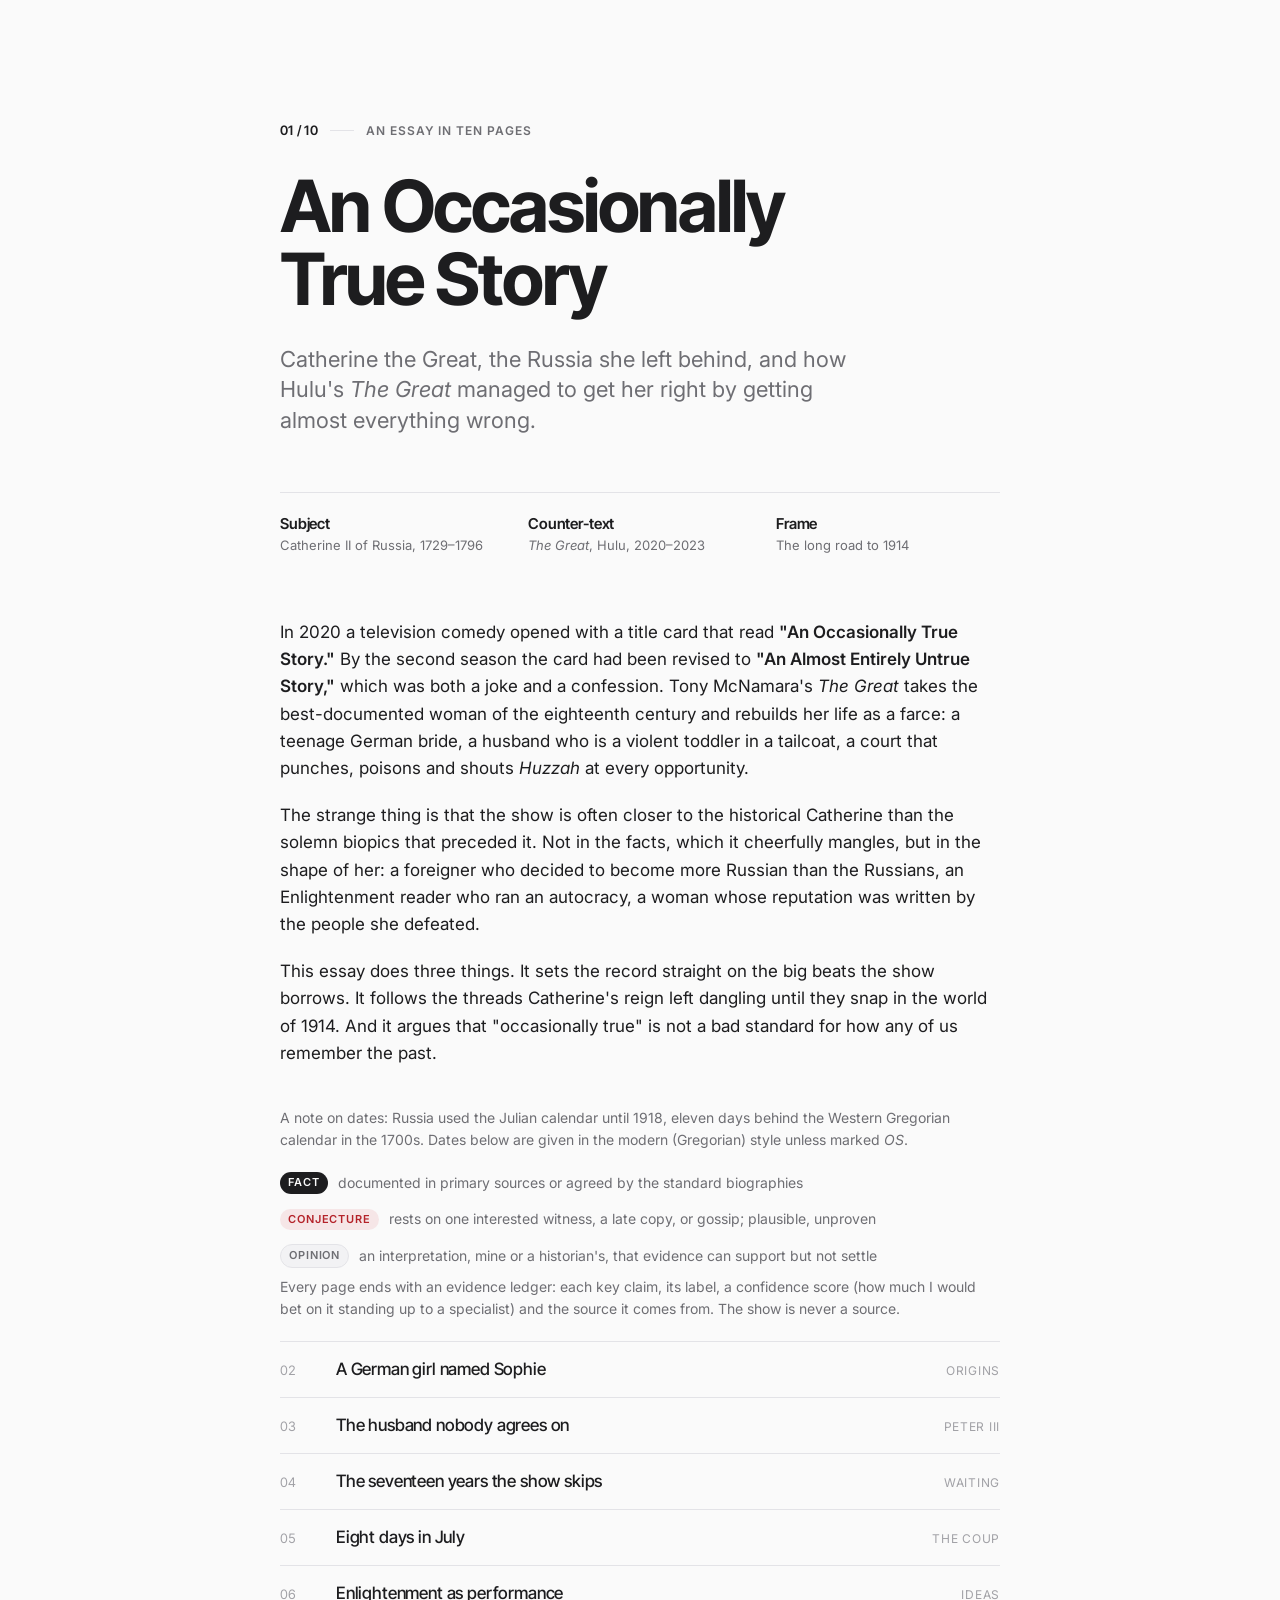
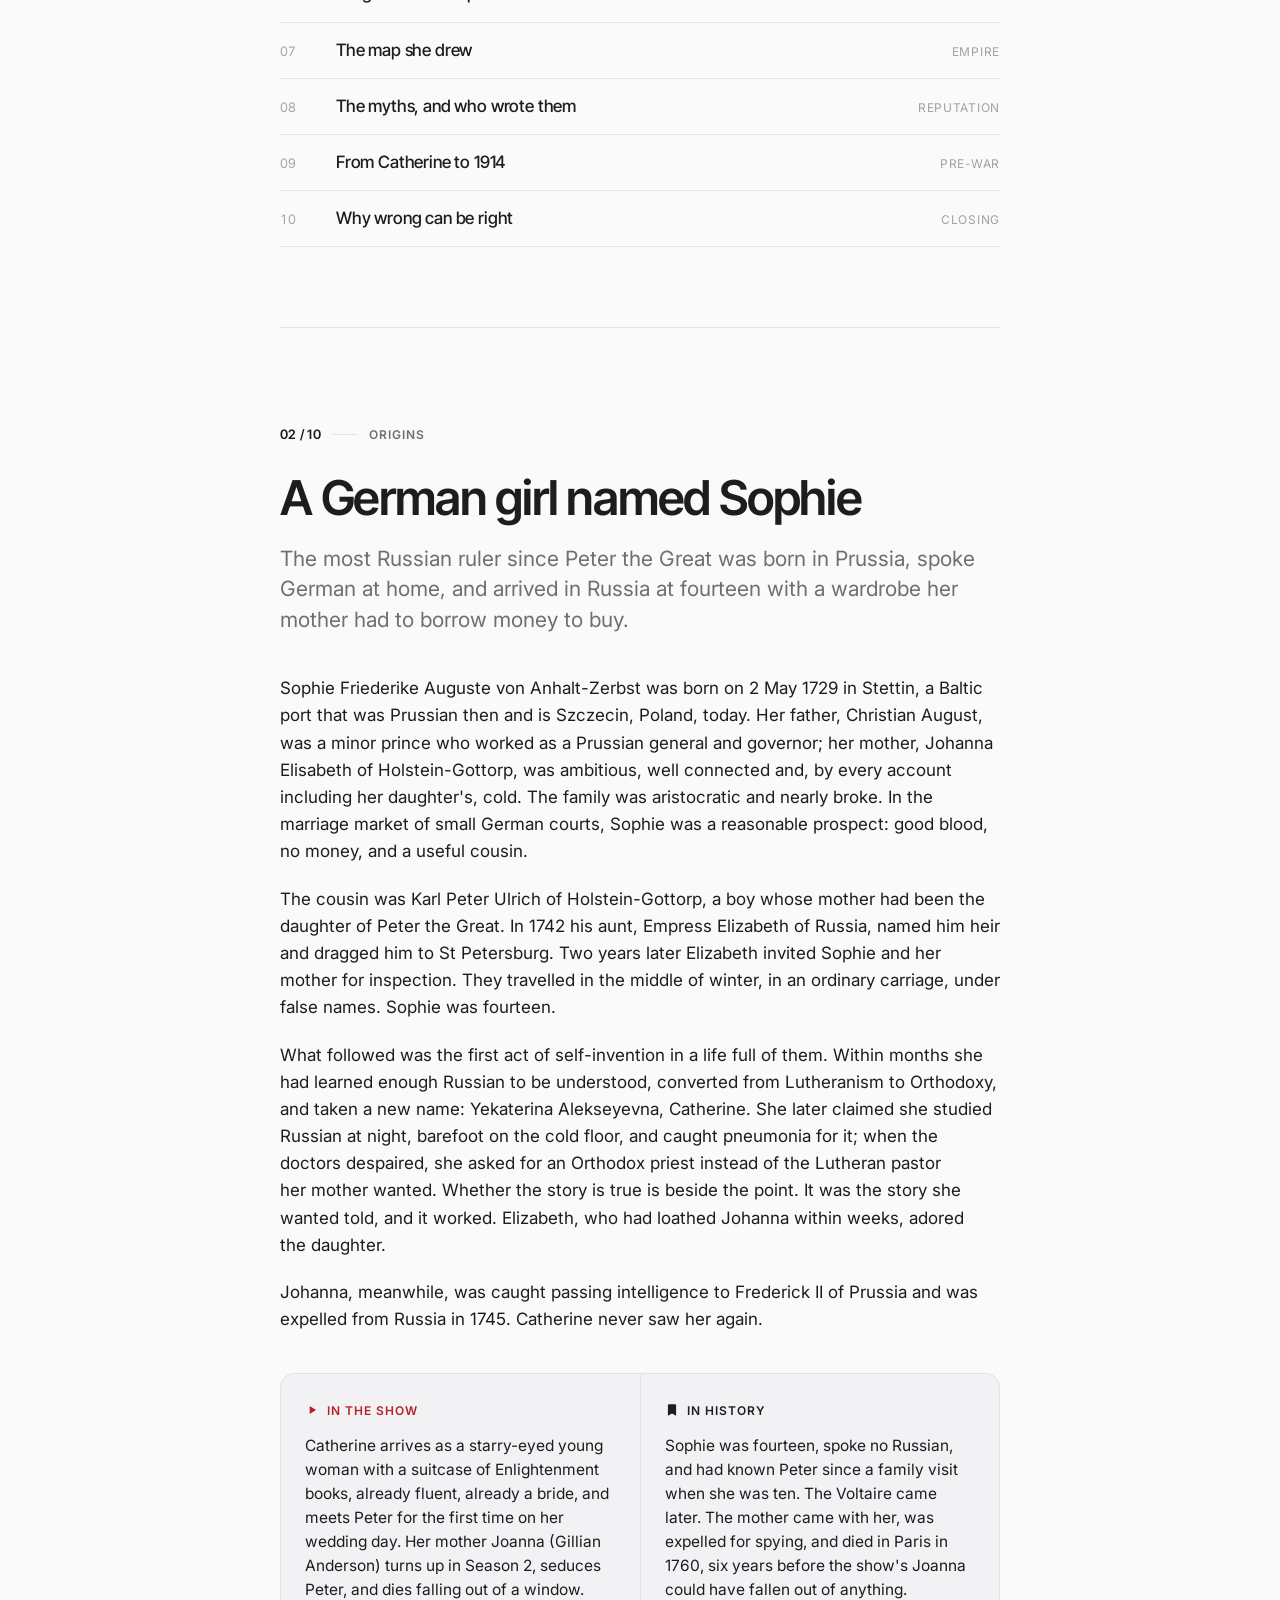
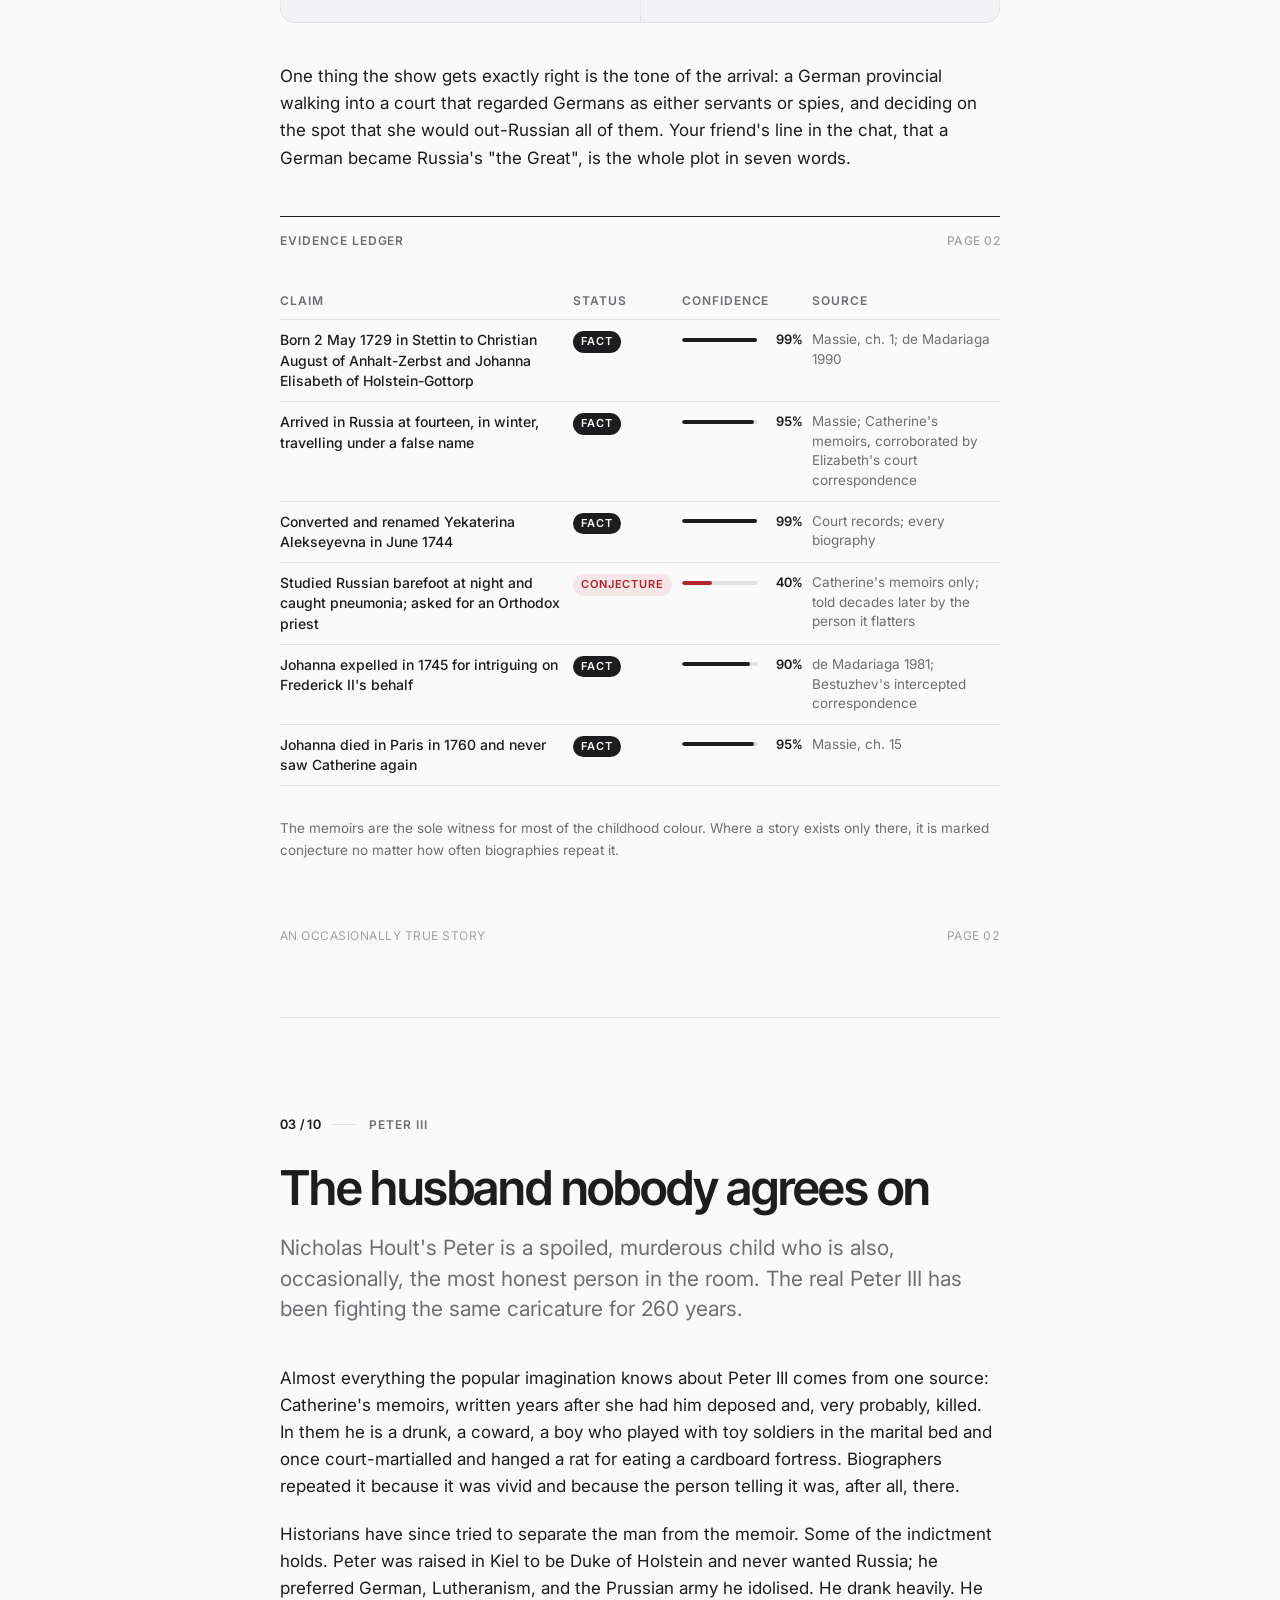
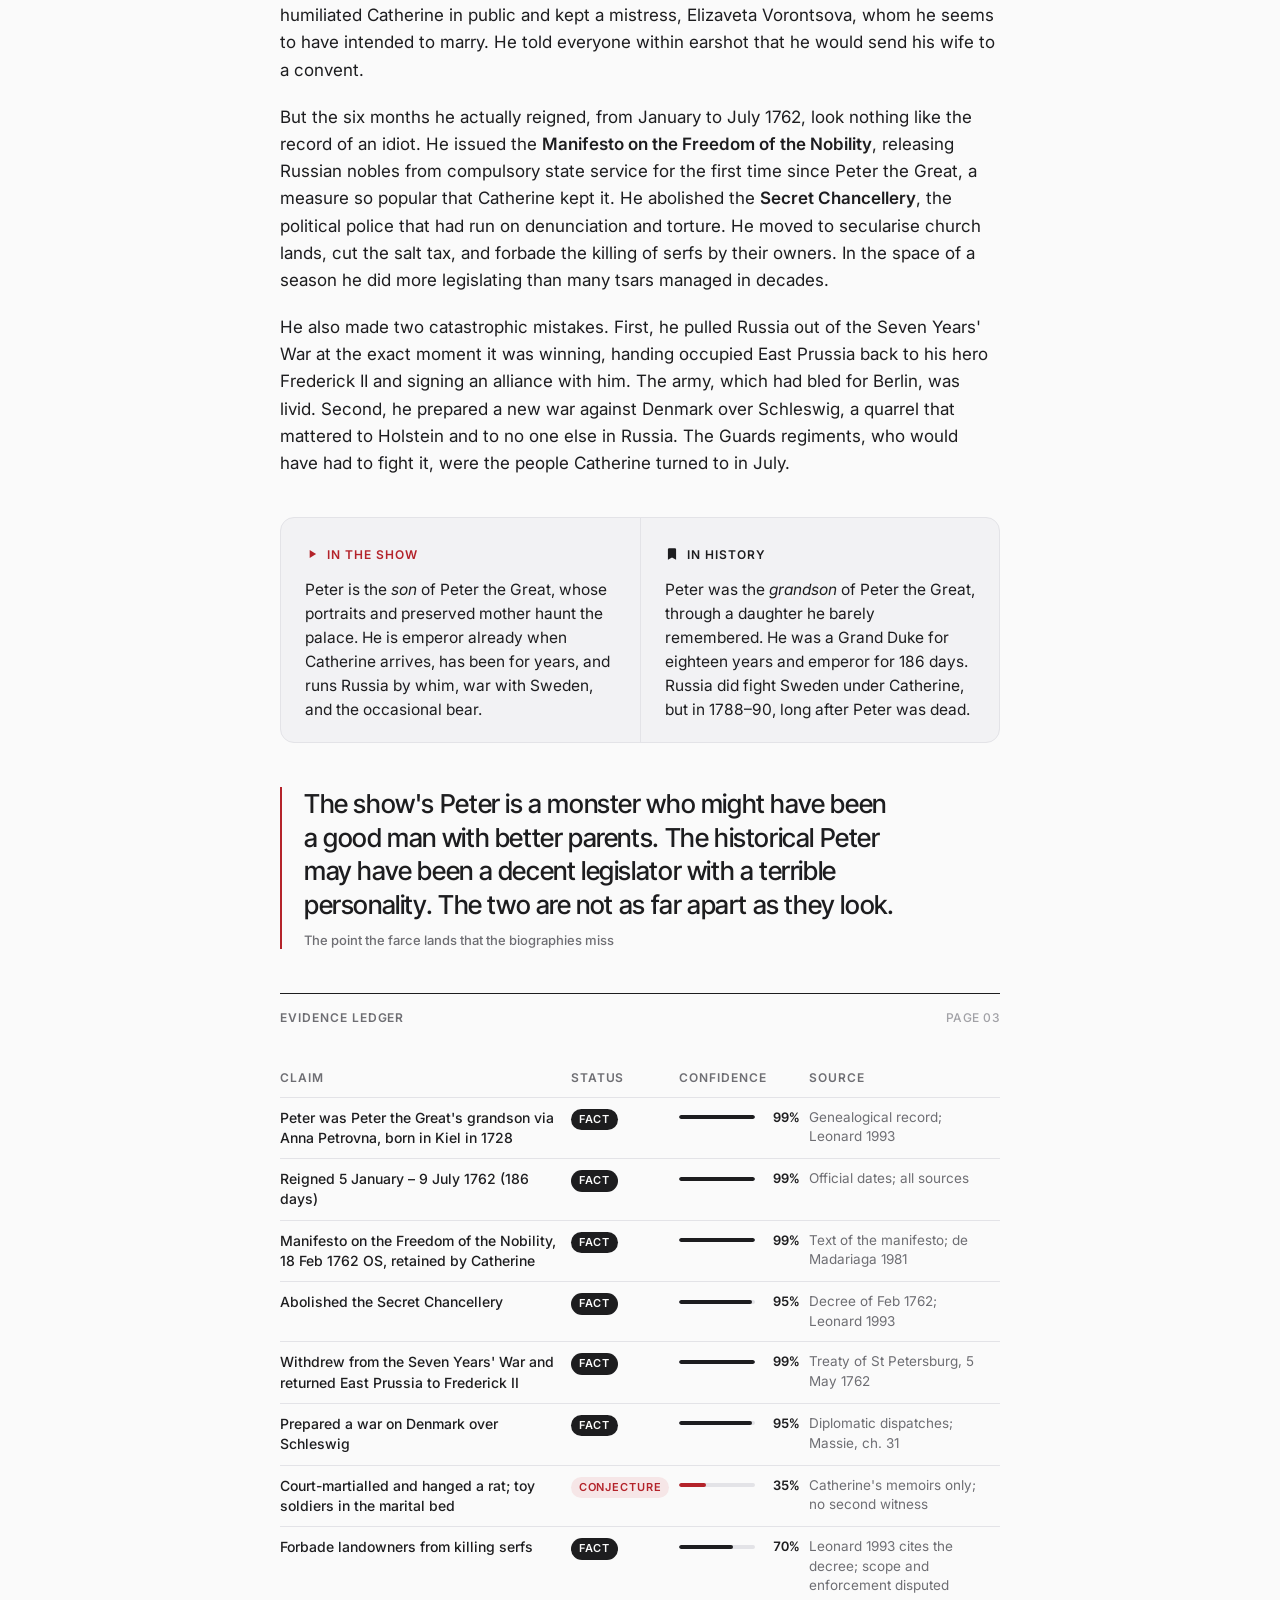
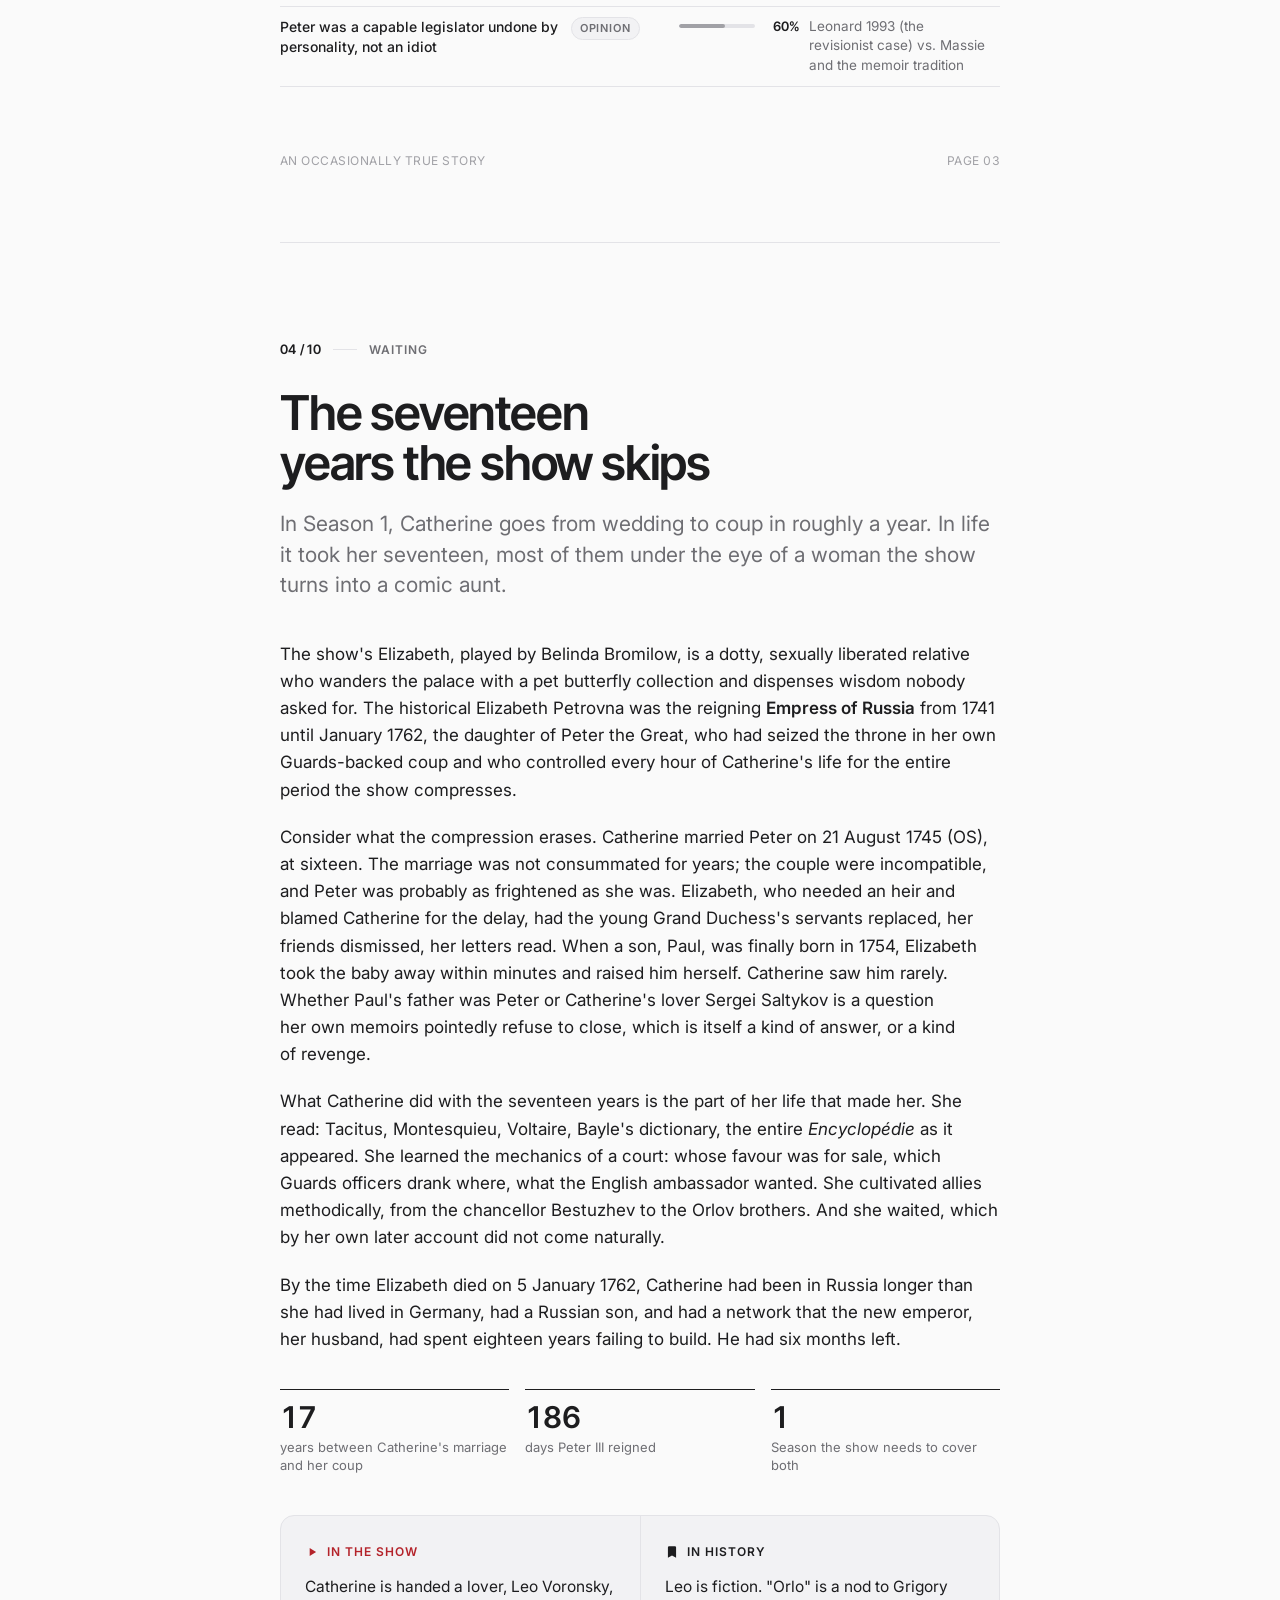
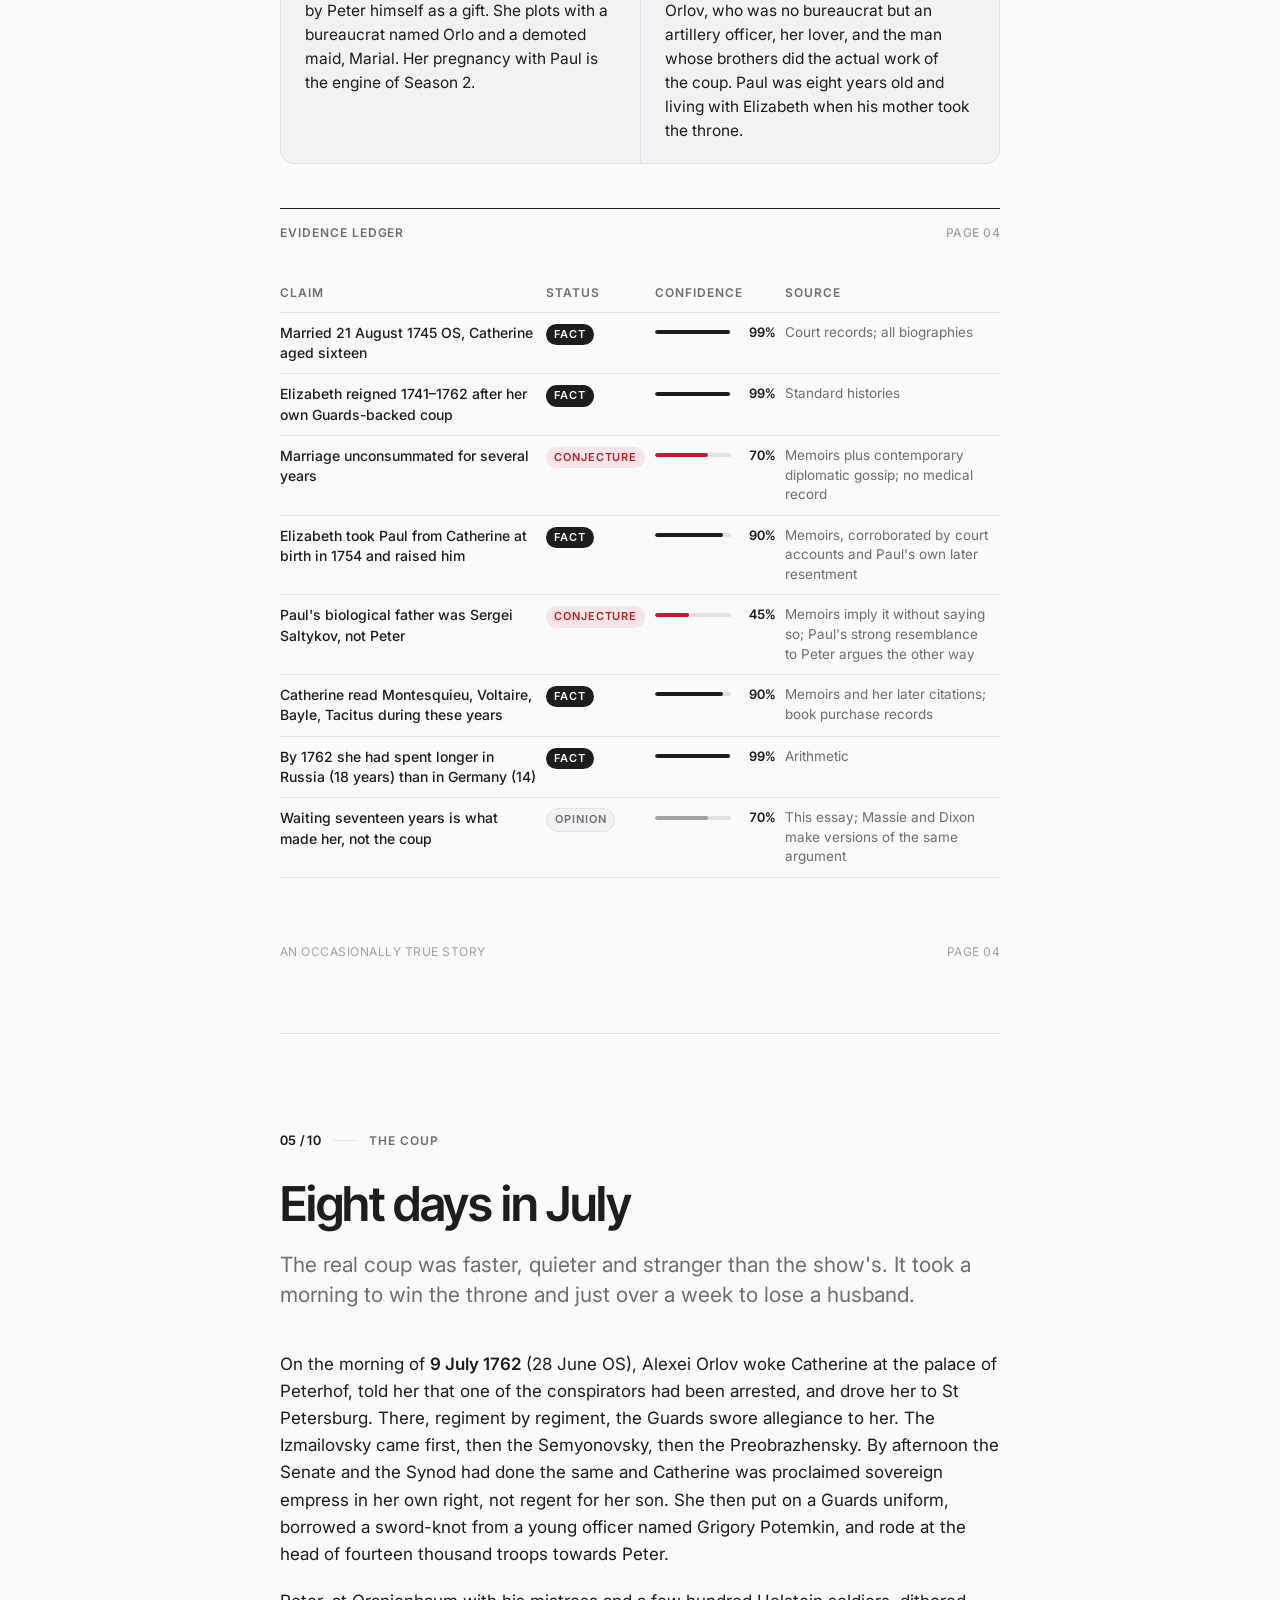
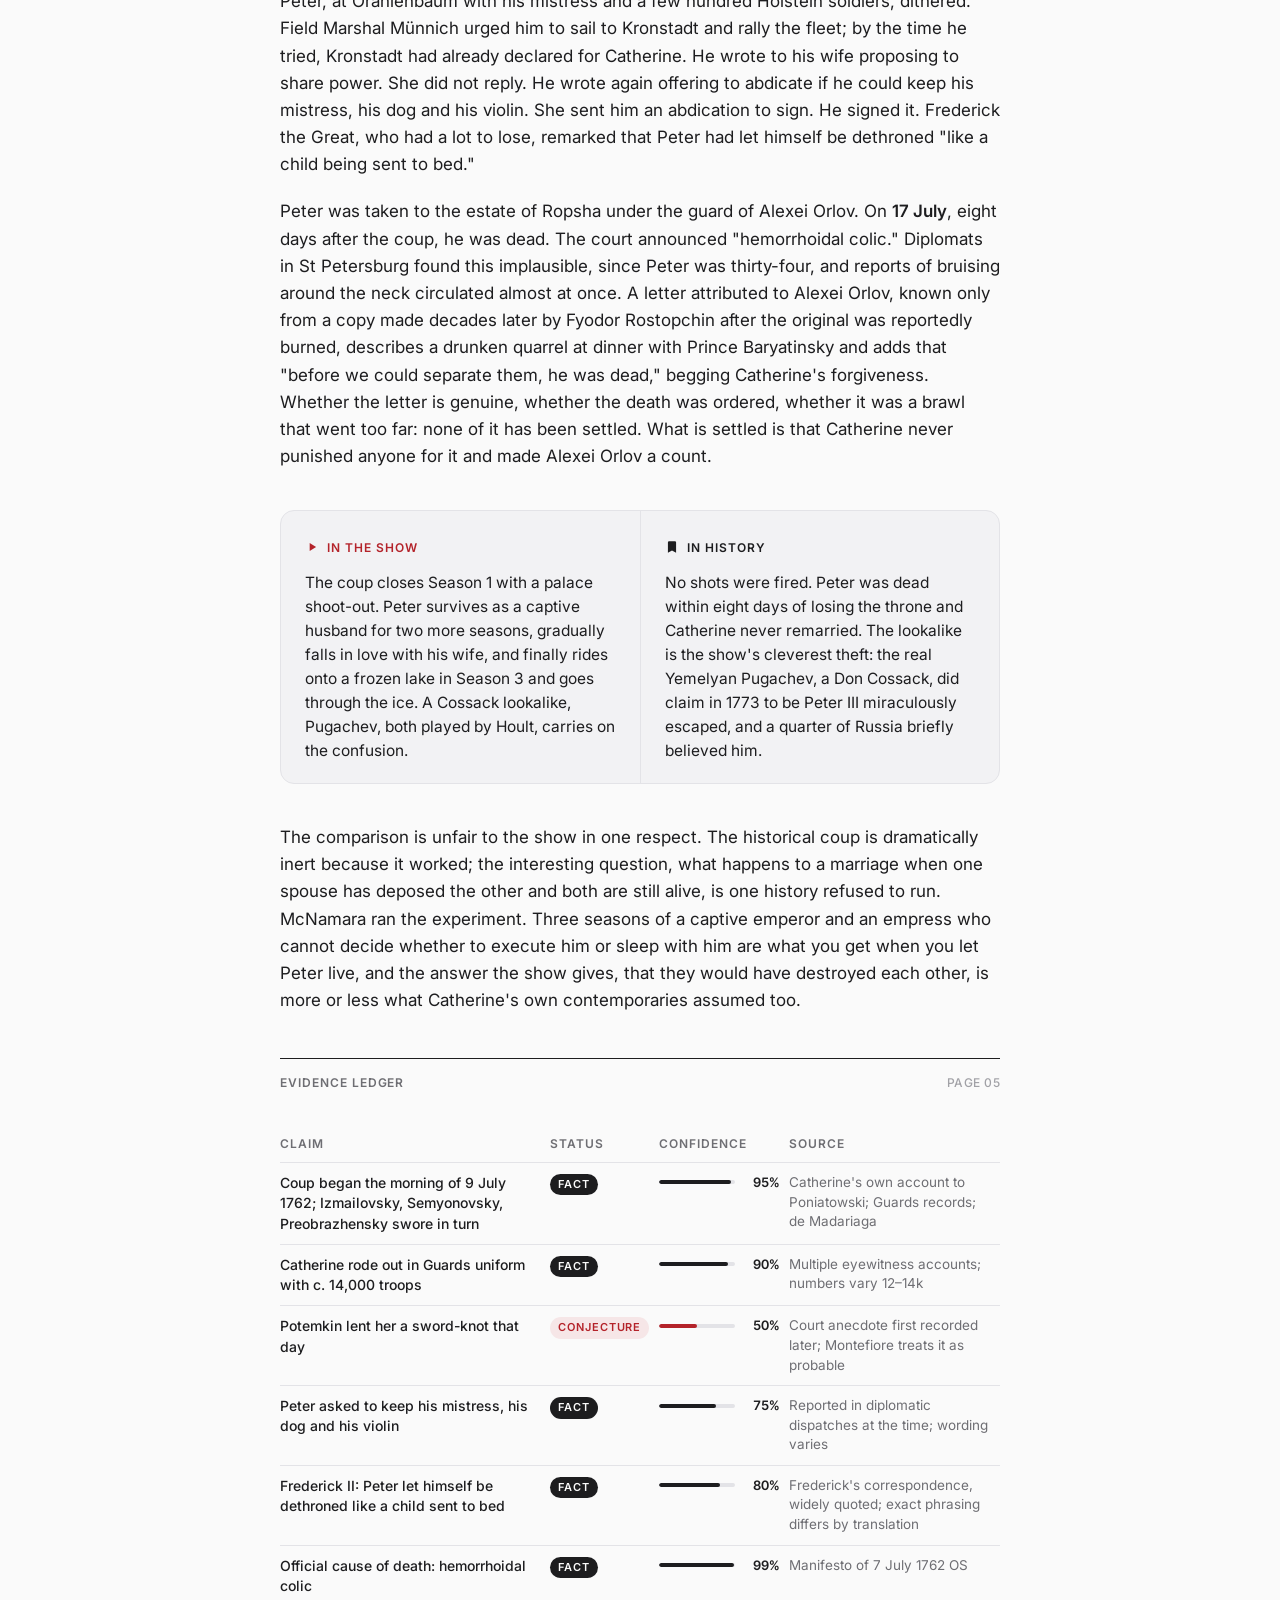
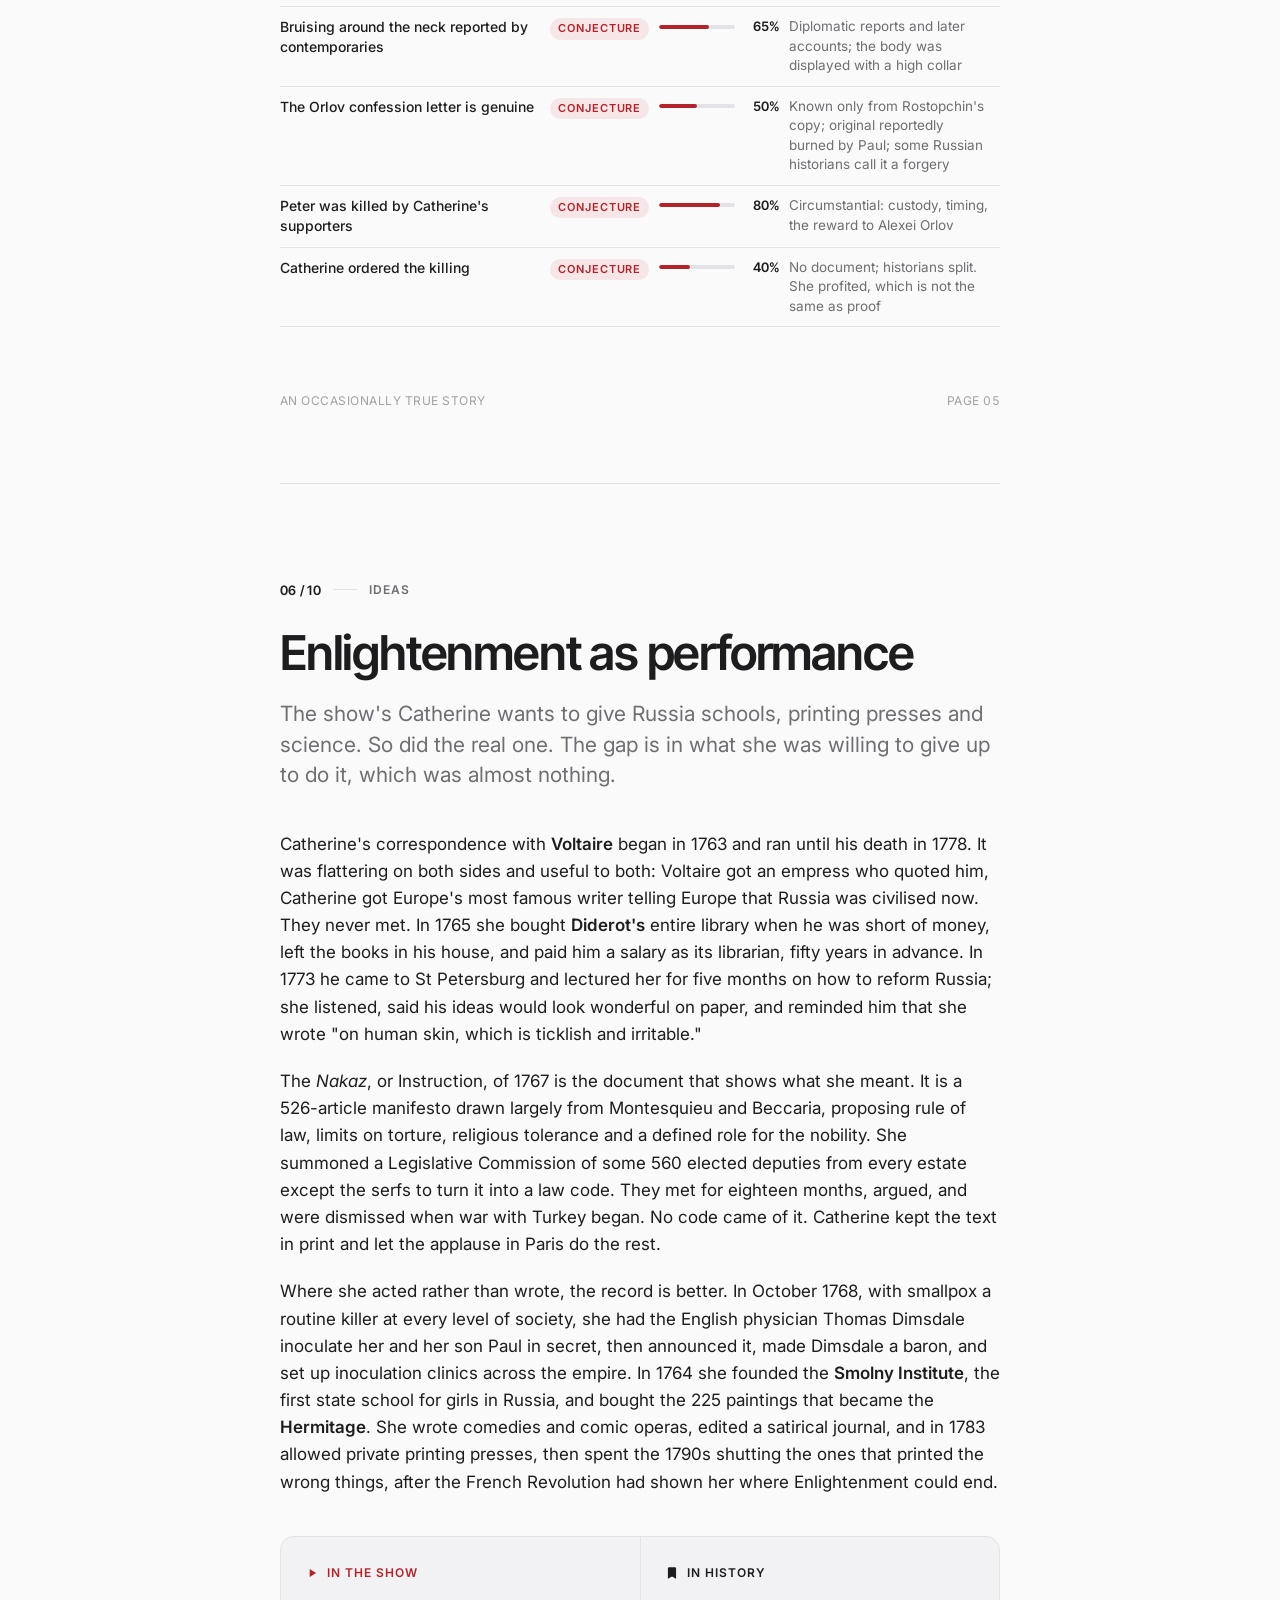
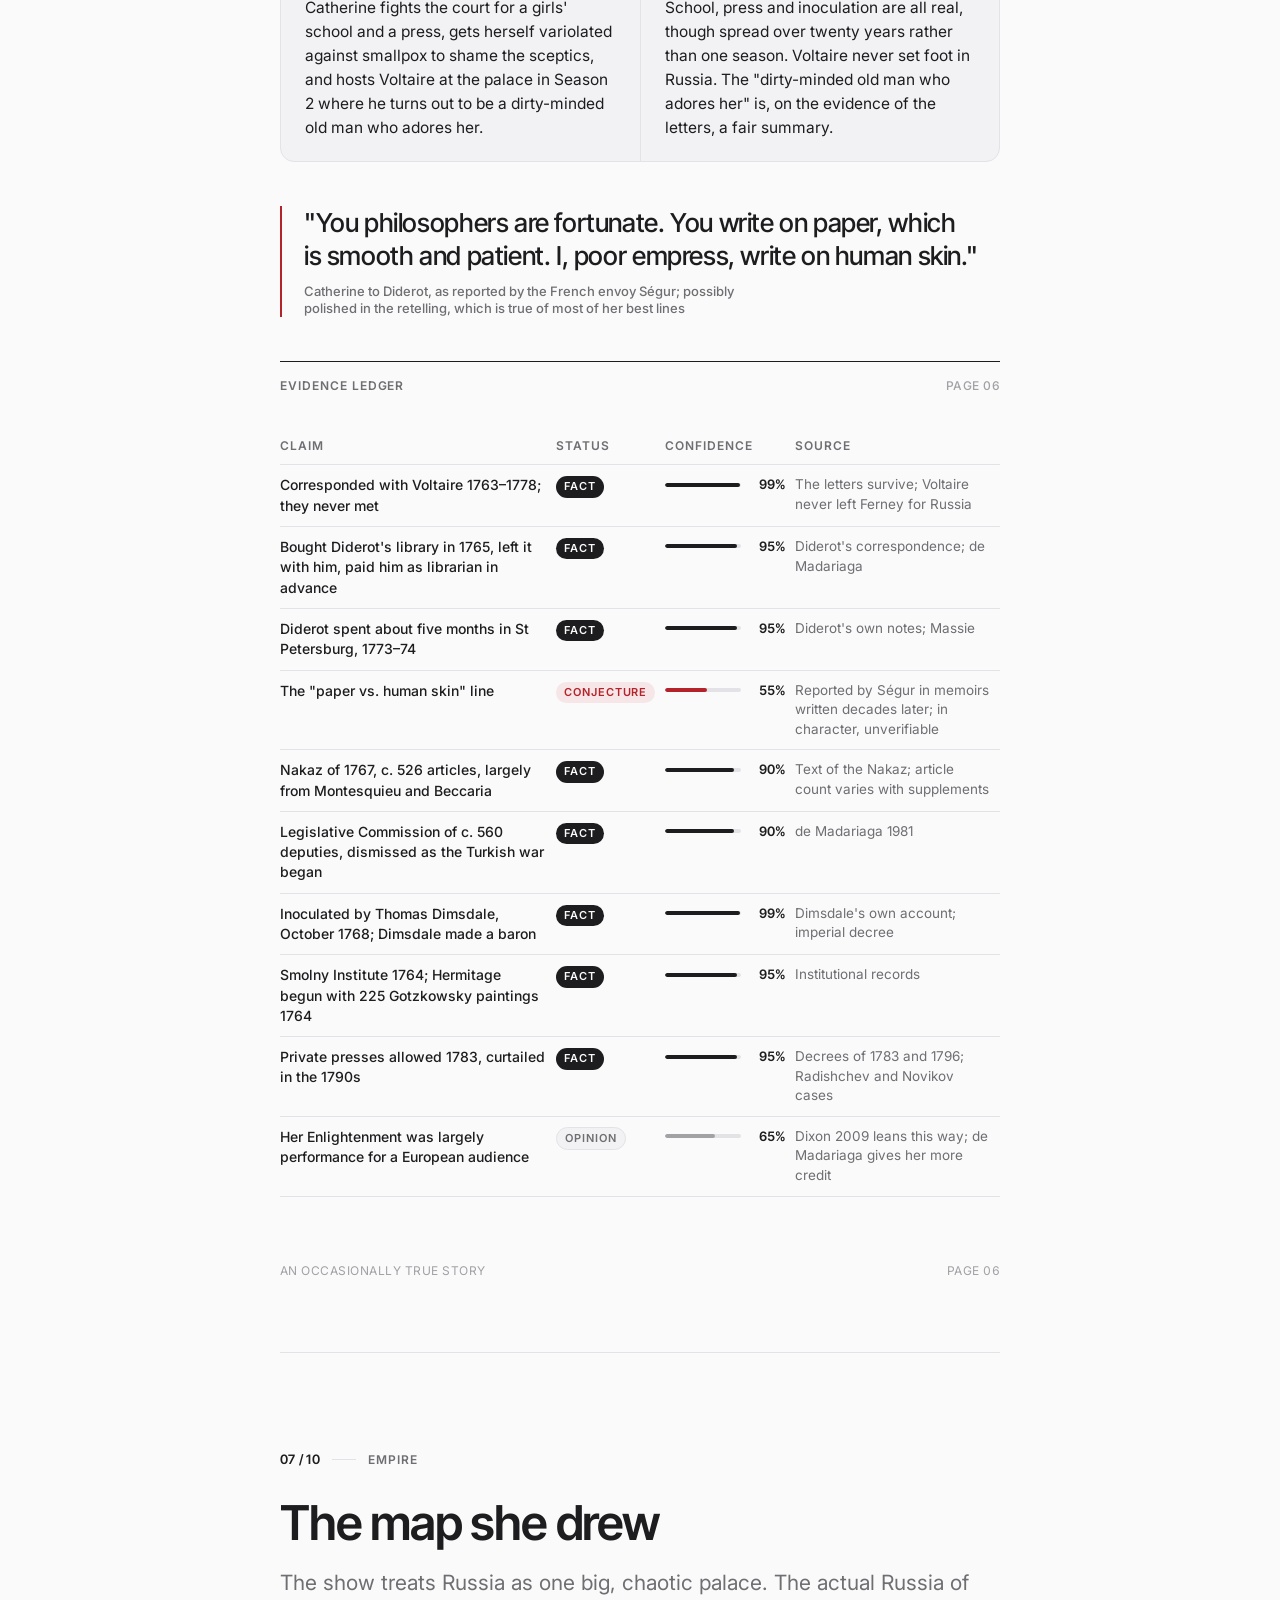
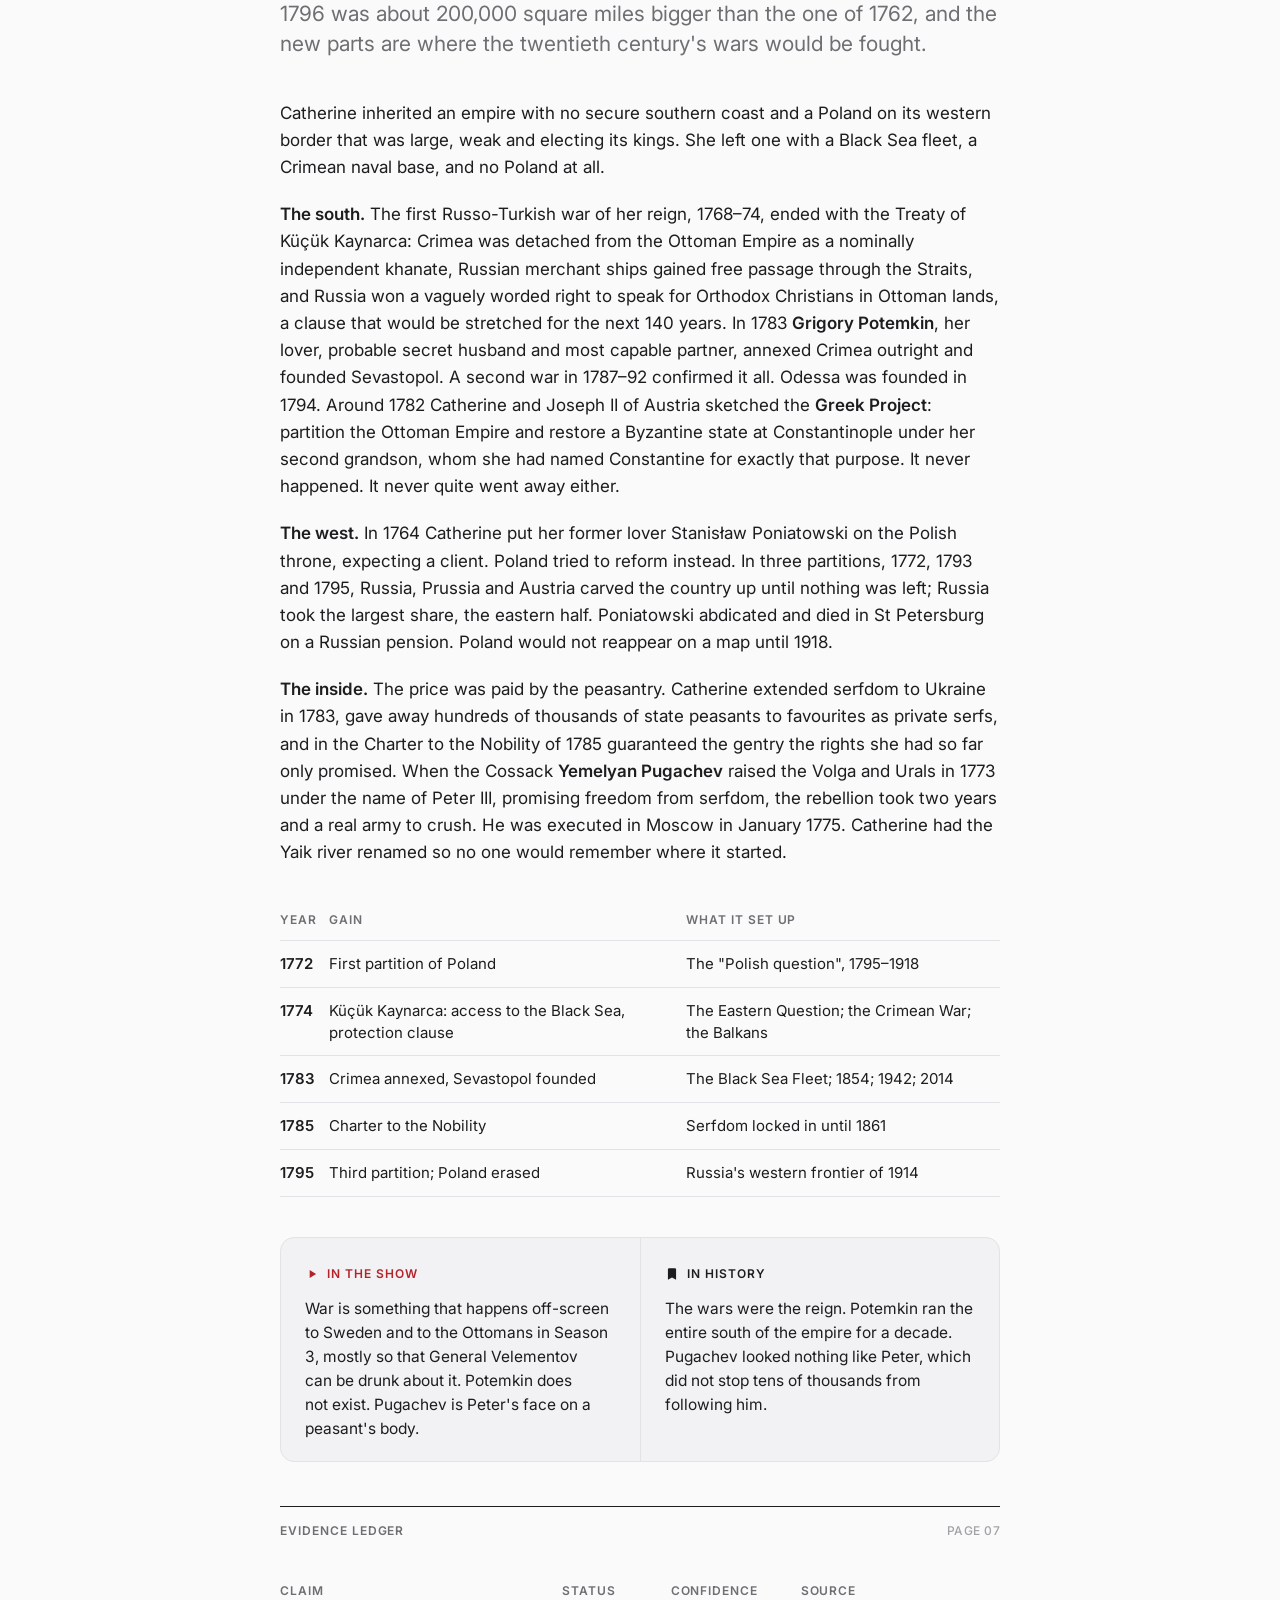
<file: catherine-the-great/index.html>
<!doctype html>
<html lang="en">
<head>
<meta charset="utf-8">
<meta name="viewport" content="width=device-width, initial-scale=1, viewport-fit=cover">
<title>An Occasionally True Story</title>
<link rel="preconnect" href="https://fonts.googleapis.com">
<link rel="stylesheet" href="https://fonts.googleapis.com/css2?family=Inter+Tight:wght@500;600;700&family=Inter:wght@400;500;600&display=swap">
<style>
  :root {
    --ground: #FAFAFA;
    --surface: #F2F2F4;
    --ink: #1D1D1F;
    --ink-2: #6E6E73;
    --ink-3: #A1A1A6;
    --line: #E3E3E7;
    --accent: #B4232A;
    --accent-soft: #F6E6E7;
    --display: "Inter Tight", "SF Pro Display", -apple-system, "Helvetica Neue", Helvetica, Arial, sans-serif;
    --body: "Inter", "SF Pro Text", -apple-system, "Helvetica Neue", Helvetica, Arial, sans-serif;
  }
  @media (prefers-color-scheme: dark) {
    :root:not([data-theme="light"]) {
      --ground: #0F0F10;
      --surface: #1A1A1C;
      --ink: #F5F5F7;
      --ink-2: #A1A1A6;
      --ink-3: #6E6E73;
      --line: #2C2C2E;
      --accent: #E5484D;
      --accent-soft: #2A1517;
    }
  }
  :root[data-theme="dark"] {
    --ground: #0F0F10;
    --surface: #1A1A1C;
    --ink: #F5F5F7;
    --ink-2: #A1A1A6;
    --ink-3: #6E6E73;
    --line: #2C2C2E;
    --accent: #E5484D;
    --accent-soft: #2A1517;
  }

  * { box-sizing: border-box; }
  body {
    margin: 0;
    background: var(--ground);
    color: var(--ink);
    font-family: var(--body);
    font-size: 17px;
    line-height: 1.6;
    -webkit-font-smoothing: antialiased;
    padding-inline: 16px;
    padding-block: 0;
  }
  a { color: inherit; text-decoration: none; }
  a:focus-visible, button:focus-visible { outline: 2px solid var(--accent); outline-offset: 3px; border-radius: 4px; }

  .wrap { max-width: 720px; margin: 0 auto; }

  /* ---------- pages ---------- */
  .page {
    padding-block: 96px 72px;
    border-bottom: 1px solid var(--line);
  }
  .page:last-child { border-bottom: 0; }
  .eyebrow {
    font-family: var(--body);
    font-size: 12px;
    font-weight: 600;
    letter-spacing: 0.08em;
    text-transform: uppercase;
    color: var(--ink-2);
    display: flex;
    align-items: center;
    gap: 12px;
    margin: 0 0 28px;
  }
  .eyebrow .num {
    font-family: var(--display);
    font-size: 13px;
    letter-spacing: 0.02em;
    color: var(--ink);
  }
  .eyebrow .sep { width: 24px; height: 1px; background: var(--line); }
  h1, h2, h3 { font-family: var(--display); text-wrap: balance; margin: 0; }
  h1 {
    font-size: clamp(44px, 8vw, 72px);
    font-weight: 700;
    line-height: 1.02;
    letter-spacing: -0.03em;
  }
  h2 {
    font-size: clamp(34px, 5.5vw, 48px);
    font-weight: 600;
    line-height: 1.06;
    letter-spacing: -0.025em;
    margin-bottom: 20px;
  }
  h3 {
    font-size: 21px;
    font-weight: 600;
    letter-spacing: -0.015em;
    margin: 44px 0 12px;
  }
  .lede {
    font-size: 21px;
    line-height: 1.45;
    color: var(--ink-2);
    margin: 0 0 40px;
    text-wrap: pretty;
  }
  p { margin: 0 0 20px; text-wrap: pretty; }
  strong { font-weight: 600; }
  em { font-style: italic; }
  .small { font-size: 14px; color: var(--ink-2); }

  /* ---------- cover ---------- */
  .cover { padding-block: 120px 80px; }
  .cover .sub {
    font-size: 22px;
    line-height: 1.4;
    color: var(--ink-2);
    margin: 28px 0 56px;
    max-width: 600px;
  }
  .meta {
    display: grid;
    grid-template-columns: repeat(3, 1fr);
    gap: 24px;
    border-top: 1px solid var(--line);
    padding-top: 20px;
    margin-bottom: 64px;
  }
  .meta div { font-size: 13px; color: var(--ink-2); line-height: 1.5; }
  .meta div b { display: block; color: var(--ink); font-weight: 600; font-family: var(--display); font-size: 15px; letter-spacing: -0.01em; }
  .toc { list-style: none; margin: 0; padding: 0; border-top: 1px solid var(--line); }
  .toc li { border-bottom: 1px solid var(--line); }
  .toc a {
    display: grid;
    grid-template-columns: 40px 1fr auto;
    gap: 16px;
    align-items: baseline;
    padding: 14px 0;
    transition: color .15s ease;
  }
  .toc a:hover { color: var(--accent); }
  .toc .n { font-family: var(--display); font-size: 13px; color: var(--ink-3); font-variant-numeric: tabular-nums; }
  .toc .t { font-family: var(--display); font-weight: 500; font-size: 17px; letter-spacing: -0.01em; }
  .toc .k { font-size: 12px; color: var(--ink-3); text-transform: uppercase; letter-spacing: 0.06em; }

  /* ---------- show / history ---------- */
  .compare {
    display: grid;
    grid-template-columns: 1fr 1fr;
    gap: 0;
    border: 1px solid var(--line);
    border-radius: 14px;
    overflow: hidden;
    margin: 40px 0;
    background: var(--surface);
  }
  .compare > div { padding: 24px 24px 20px; }
  .compare > div + div { border-left: 1px solid var(--line); }
  .compare .tag {
    display: inline-flex;
    align-items: center;
    gap: 8px;
    font-size: 12px;
    font-weight: 600;
    letter-spacing: 0.08em;
    text-transform: uppercase;
    margin-bottom: 14px;
  }
  .compare .tag svg { width: 14px; height: 14px; }
  .compare .show .tag { color: var(--accent); }
  .compare .hist .tag { color: var(--ink); }
  .compare p { font-size: 15.5px; line-height: 1.55; margin-bottom: 12px; }
  .compare p:last-child { margin-bottom: 0; }
  @media (max-width: 560px) {
    .compare { grid-template-columns: 1fr; }
    .compare > div + div { border-left: 0; border-top: 1px solid var(--line); }
  }

  /* ---------- pull quote ---------- */
  .pull {
    font-family: var(--display);
    font-size: 26px;
    font-weight: 500;
    line-height: 1.3;
    letter-spacing: -0.015em;
    margin: 44px 0;
    padding-left: 22px;
    border-left: 2px solid var(--accent);
    text-wrap: balance;
  }
  .pull small { display: block; font-family: var(--body); font-size: 13px; font-weight: 500; color: var(--ink-2); margin-top: 10px; letter-spacing: 0; }

  /* ---------- fact strip ---------- */
  .facts {
    display: grid;
    grid-template-columns: repeat(3, 1fr);
    gap: 16px;
    margin: 36px 0;
  }
  .facts div { border-top: 1px solid var(--ink); padding-top: 12px; }
  .facts b { display: block; font-family: var(--display); font-size: 30px; font-weight: 600; letter-spacing: -0.03em; line-height: 1; font-variant-numeric: tabular-nums; }
  .facts span { font-size: 13px; color: var(--ink-2); display: block; margin-top: 6px; line-height: 1.4; }
  @media (max-width: 560px) { .facts { grid-template-columns: 1fr 1fr; } .meta { grid-template-columns: 1fr 1fr; } }

  /* ---------- timeline ---------- */
  .timeline { list-style: none; margin: 36px 0; padding: 0; position: relative; }
  .timeline::before { content: ""; position: absolute; left: 6px; top: 8px; bottom: 8px; width: 1px; background: var(--line); }
  .timeline li { position: relative; padding-left: 36px; margin-bottom: 26px; }
  .timeline li::before { content: ""; position: absolute; left: 0; top: 7px; width: 13px; height: 13px; border-radius: 50%; background: var(--ink); }
  .timeline li.show::before { background: var(--accent); }
  .timeline .y { font-family: var(--display); font-weight: 600; font-size: 15px; letter-spacing: -0.01em; font-variant-numeric: tabular-nums; }
  .timeline .d { font-size: 15.5px; color: var(--ink-2); line-height: 1.5; margin-top: 2px; }
  .timeline .d b { color: var(--ink); font-weight: 600; }

  /* ---------- table ---------- */
  .tablewrap { overflow-x: auto; margin: 32px 0; }
  table { border-collapse: collapse; width: 100%; font-size: 15px; }
  th, td { text-align: left; padding: 12px 12px 12px 0; border-bottom: 1px solid var(--line); vertical-align: top; line-height: 1.45; }
  th { font-size: 12px; text-transform: uppercase; letter-spacing: 0.08em; color: var(--ink-2); font-weight: 600; }
  td:first-child { font-weight: 600; white-space: nowrap; }

  /* ---------- sources ---------- */
  .sources { list-style: none; padding: 0; margin: 24px 0 0; border-top: 1px solid var(--line); }
  .sources li { padding: 12px 0; border-bottom: 1px solid var(--line); font-size: 14.5px; line-height: 1.5; color: var(--ink-2); }
  .sources li b { color: var(--ink); font-weight: 600; }
  .sources a { color: var(--accent); }

  .foot {
    display: flex;
    justify-content: space-between;
    margin-top: 64px;
    font-size: 12px;
    color: var(--ink-3);
    letter-spacing: 0.04em;
    text-transform: uppercase;
    font-variant-numeric: tabular-nums;
  }

  /* ---------- evidence labels ---------- */
  .chip {
    display: inline-flex; align-items: center; gap: 6px;
    font-size: 11px; font-weight: 600; letter-spacing: 0.08em; text-transform: uppercase;
    padding: 3px 8px; border-radius: 999px; white-space: nowrap; line-height: 1.4;
  }
  .chip svg { width: 9px; height: 9px; }
  .chip.fact { background: var(--ink); color: var(--ground); }
  .chip.conj { background: var(--accent-soft); color: var(--accent); }
  .chip.opin { background: var(--surface); color: var(--ink-2); border: 1px solid var(--line); }
  .legend { display: flex; flex-wrap: wrap; gap: 14px 22px; margin: 20px 0 8px; }
  .legend div { display: flex; align-items: center; gap: 10px; font-size: 14px; color: var(--ink-2); }

  .ledger { margin: 44px 0 0; border-top: 1px solid var(--ink); padding-top: 14px; }
  .ledger h4 {
    font-family: var(--body); font-size: 12px; font-weight: 600; letter-spacing: 0.08em; text-transform: uppercase;
    color: var(--ink-2); margin: 0 0 6px; display: flex; justify-content: space-between; gap: 12px;
  }
  .ledger h4 span:last-child { font-weight: 500; letter-spacing: 0.04em; color: var(--ink-3); }
  .ledger table { font-size: 14px; }
  .ledger th, .ledger td { padding: 10px 10px 10px 0; }
  .ledger td:first-child { font-weight: 500; white-space: normal; min-width: 200px; }
  .ledger td:nth-child(2) { white-space: nowrap; }
  .ledger td:last-child { color: var(--ink-2); font-size: 13.5px; }
  .conf { display: flex; align-items: center; gap: 10px; min-width: 120px; }
  .conf i { display: block; flex: 1; height: 4px; border-radius: 2px; background: var(--line); overflow: hidden; }
  .conf i b { display: block; height: 100%; width: 0; background: var(--ink); border-radius: 2px; transition: width 1.1s cubic-bezier(.2,.7,.2,1); }
  .conf i b.c { background: var(--accent); }
  .conf i b.o { background: var(--ink-3); }
  .conf em { font-style: normal; font-family: var(--display); font-weight: 600; font-size: 13px; font-variant-numeric: tabular-nums; min-width: 34px; text-align: right; }
  .conf.in i b { width: var(--w); }
  .srcnote { font-size: 13.5px; color: var(--ink-2); margin-top: 14px; }

  /* ---------- motion ---------- */
  .progress { position: fixed; top: env(safe-area-inset-top, 0px); left: 0; height: 2px; width: 0; background: var(--accent); z-index: 10; transition: width .12s linear; }
  html.js .rv { opacity: 0; transform: translateY(22px); transition: opacity .8s ease, transform .8s cubic-bezier(.2,.7,.2,1); transition-delay: var(--d, 0s); }
  html.js .rv.l { transform: translateX(-28px); }
  html.js .rv.r { transform: translateX(28px); }
  html.js .rv.in { opacity: 1; transform: none; }
  html.js .compare.rv > .show { transform: translateX(-22px); opacity: 0; transition: all .8s cubic-bezier(.2,.7,.2,1) .1s; }
  html.js .compare.rv > .hist { transform: translateX(22px); opacity: 0; transition: all .8s cubic-bezier(.2,.7,.2,1) .25s; }
  html.js .compare.rv.in > .show, html.js .compare.rv.in > .hist { transform: none; opacity: 1; }
  html.js .pull.rv { border-left-color: transparent; }
  html.js .pull.rv.in { border-left-color: var(--accent); transition: opacity .8s ease, transform .8s cubic-bezier(.2,.7,.2,1), border-color .6s ease .5s; }
  html.js .timeline.rv::before { transform: scaleY(0); transform-origin: top; transition: transform 1.6s cubic-bezier(.2,.7,.2,1) .2s; }
  html.js .timeline.rv.in::before { transform: scaleY(1); }
  html.js .timeline.rv li { opacity: 0; transform: translateX(-10px); transition: opacity .6s ease, transform .6s ease; }
  html.js .timeline.rv li::before { transform: scale(0); transition: transform .4s cubic-bezier(.3,1.4,.5,1); }
  html.js .timeline.rv.in li { opacity: 1; transform: none; }
  html.js .timeline.rv.in li::before { transform: scale(1); }
  html.js .tablewrap.rv tbody tr { opacity: 0; transform: translateY(8px); transition: opacity .5s ease, transform .5s ease; }
  html.js .tablewrap.rv.in tbody tr { opacity: 1; transform: none; }
  html.js .toc li { opacity: 0; transform: translateY(10px); animation: rise .7s cubic-bezier(.2,.7,.2,1) forwards; }
  html.js .cover > .eyebrow, html.js .cover > h1, html.js .cover > .sub, html.js .cover > .meta, html.js .cover > p, html.js .cover > .legend {
    opacity: 0; transform: translateY(18px); animation: rise .9s cubic-bezier(.2,.7,.2,1) forwards;
  }
  html.js .cover > h1 { animation-delay: .08s; }
  html.js .cover > .sub { animation-delay: .22s; }
  html.js .cover > .meta { animation-delay: .36s; }
  html.js .cover > p { animation-delay: .5s; }
  html.js .cover > .legend { animation-delay: .6s; }
  html.js .eyebrow .sep { width: 0; transition: width .8s ease .3s; }
  html.js .eyebrow.in .sep, html.js .cover .eyebrow .sep { width: 24px; }
  .toc a .k { transition: transform .25s ease, color .25s ease; }
  .toc a:hover .k { transform: translateX(-4px); color: var(--accent); }
  @keyframes rise { to { opacity: 1; transform: none; } }
  @media (prefers-reduced-motion: reduce) {
    html.js .rv, html.js .rv > *, html.js .timeline.rv li, html.js .timeline.rv li::before, html.js .timeline.rv::before,
    html.js .tablewrap.rv tbody tr, html.js .toc li, html.js .cover > * , html.js .eyebrow .sep { opacity: 1 !important; transform: none !important; animation: none !important; transition: none !important; width: auto; }
    .conf i b { transition: none; width: var(--w); }
    .progress { display: none; }
  }

  @media print {
    body { background: #fff; color: #000; font-size: 11.5pt; padding: 0; }
    .page { page-break-after: always; break-after: page; border-bottom: 0; padding-block: 0 24pt; min-height: 0; }
    .page:last-child { page-break-after: auto; }
    .cover { padding-top: 0; }
    .compare { background: #fff; }
    .toc a:hover { color: inherit; }
    .progress { display: none; }
    html.js .rv, html.js .rv > *, html.js .timeline.rv li, html.js .tablewrap.rv tbody tr, html.js .toc li, html.js .cover > * { opacity: 1 !important; transform: none !important; animation: none !important; }
    .conf i b { width: var(--w); }
  }
  @media (prefers-reduced-motion: reduce) { * { transition: none !important; } }
</style>
<script>document.documentElement.classList.add('js');</script>
<div class="progress" aria-hidden="true"></div>
</head>
<body>

<main class="wrap">

<!-- ============================ PAGE 1 ============================ -->
<section class="page cover" id="p1">
  <p class="eyebrow"><span class="num">01 / 10</span><span class="sep"></span>An essay in ten pages</p>
  <h1>An Occasionally True Story</h1>
  <p class="sub">Catherine the Great, the Russia she left behind, and how Hulu's <em>The Great</em> managed to get her right by getting almost everything wrong.</p>

  <div class="meta">
    <div><b>Subject</b>Catherine II of Russia, 1729–1796</div>
    <div><b>Counter-text</b><em>The Great</em>, Hulu, 2020–2023</div>
    <div><b>Frame</b>The long road to 1914</div>
  </div>

  <p>In 2020 a television comedy opened with a title card that read <strong>"An Occasionally True Story."</strong> By the second season the card had been revised to <strong>"An Almost Entirely Untrue Story,"</strong> which was both a joke and a confession. Tony McNamara's <em>The Great</em> takes the best-documented woman of the eighteenth century and rebuilds her life as a farce: a teenage German bride, a husband who is a violent toddler in a tailcoat, a court that punches, poisons and shouts <em>Huzzah</em> at every opportunity.</p>
  <p>The strange thing is that the show is often closer to the historical Catherine than the solemn biopics that preceded it. Not in the facts, which it cheerfully mangles, but in the shape of her: a foreigner who decided to become more Russian than the Russians, an Enlightenment reader who ran an autocracy, a woman whose reputation was written by the people she defeated.</p>
  <p>This essay does three things. It sets the record straight on the big beats the show borrows. It follows the threads Catherine's reign left dangling until they snap in the world of 1914. And it argues that "occasionally true" is not a bad standard for how any of us remember the past.</p>

  <p class="small" style="margin: 40px 0 20px;">A note on dates: Russia used the Julian calendar until 1918, eleven days behind the Western Gregorian calendar in the 1700s. Dates below are given in the modern (Gregorian) style unless marked <em>OS</em>.</p>


  <div class="legend" aria-label="How claims are labelled">
    <div><span class="chip fact">Fact</span>documented in primary sources or agreed by the standard biographies</div>
    <div><span class="chip conj">Conjecture</span>rests on one interested witness, a late copy, or gossip; plausible, unproven</div>
    <div><span class="chip opin">Opinion</span>an interpretation, mine or a historian's, that evidence can support but not settle</div>
  </div>
  <p class="small" style="margin: 6px 0 20px;">Every page ends with an evidence ledger: each key claim, its label, a confidence score (how much I would bet on it standing up to a specialist) and the source it comes from. The show is never a source.</p>

  <ol class="toc">
    <li style="animation-delay:0.61s"><a href="#p2"><span class="n">02</span><span class="t">A German girl named Sophie</span><span class="k">Origins</span></a></li>
    <li style="animation-delay:0.67s"><a href="#p3"><span class="n">03</span><span class="t">The husband nobody agrees on</span><span class="k">Peter III</span></a></li>
    <li style="animation-delay:0.73s"><a href="#p4"><span class="n">04</span><span class="t">The seventeen years the show skips</span><span class="k">Waiting</span></a></li>
    <li style="animation-delay:0.79s"><a href="#p5"><span class="n">05</span><span class="t">Eight days in July</span><span class="k">The coup</span></a></li>
    <li style="animation-delay:0.85s"><a href="#p6"><span class="n">06</span><span class="t">Enlightenment as performance</span><span class="k">Ideas</span></a></li>
    <li style="animation-delay:0.91s"><a href="#p7"><span class="n">07</span><span class="t">The map she drew</span><span class="k">Empire</span></a></li>
    <li style="animation-delay:0.97s"><a href="#p8"><span class="n">08</span><span class="t">The myths, and who wrote them</span><span class="k">Reputation</span></a></li>
    <li style="animation-delay:1.03s"><a href="#p9"><span class="n">09</span><span class="t">From Catherine to 1914</span><span class="k">Pre-war</span></a></li>
    <li style="animation-delay:1.09s"><a href="#p10"><span class="n">10</span><span class="t">Why wrong can be right</span><span class="k">Closing</span></a></li>
  </ol>
</section>

<!-- ============================ PAGE 2 ============================ -->
<section class="page" id="p2">
  <p class="eyebrow rv"><span class="num">02 / 10</span><span class="sep"></span>Origins</p>
  <h2 class="rv">A German girl named Sophie</h2>
  <p class="lede rv">The most Russian ruler since Peter the Great was born in Prussia, spoke German at home, and arrived in Russia at fourteen with a wardrobe her mother had to borrow money to buy.</p>

  <p class="rv">Sophie Friederike Auguste von Anhalt-Zerbst was born on 2 May 1729 in Stettin, a Baltic port that was Prussian then and is Szczecin, Poland, today. Her father, Christian August, was a minor prince who worked as a Prussian general and governor; her mother, Johanna Elisabeth of Holstein-Gottorp, was ambitious, well connected and, by every account including her daughter's, cold. The family was aristocratic and nearly broke. In the marriage market of small German courts, Sophie was a reasonable prospect: good blood, no money, and a useful cousin.</p>
  <p class="rv">The cousin was Karl Peter Ulrich of Holstein-Gottorp, a boy whose mother had been the daughter of Peter the Great. In 1742 his aunt, Empress Elizabeth of Russia, named him heir and dragged him to St Petersburg. Two years later Elizabeth invited Sophie and her mother for inspection. They travelled in the middle of winter, in an ordinary carriage, under false names. Sophie was fourteen.</p>
  <p class="rv">What followed was the first act of self-invention in a life full of them. Within months she had learned enough Russian to be understood, converted from Lutheranism to Orthodoxy, and taken a new name: Yekaterina Alekseyevna, Catherine. She later claimed she studied Russian at night, barefoot on the cold floor, and caught pneumonia for it; when the doctors despaired, she asked for an Orthodox priest instead of the Lutheran pastor her mother wanted. Whether the story is true is beside the point. It was the story she wanted told, and it worked. Elizabeth, who had loathed Johanna within weeks, adored the daughter.</p>
  <p class="rv">Johanna, meanwhile, was caught passing intelligence to Frederick II of Prussia and was expelled from Russia in 1745. Catherine never saw her again.</p>

  <div class="compare rv">
    <div class="show">
      <span class="tag"><svg viewBox="0 0 24 24" fill="currentColor" aria-hidden="true"><path d="M8 5v14l11-7z"/></svg>In the show</span>
      <p>Catherine arrives as a starry-eyed young woman with a suitcase of Enlightenment books, already fluent, already a bride, and meets Peter for the first time on her wedding day. Her mother Joanna (Gillian Anderson) turns up in Season 2, seduces Peter, and dies falling out of a window.</p>
    </div>
    <div class="hist">
      <span class="tag"><svg viewBox="0 0 24 24" fill="currentColor" aria-hidden="true"><path d="M5 4a2 2 0 0 1 2-2h10a2 2 0 0 1 2 2v18l-7-4-7 4V4z"/></svg>In history</span>
      <p>Sophie was fourteen, spoke no Russian, and had known Peter since a family visit when she was ten. The Voltaire came later. The mother came with her, was expelled for spying, and died in Paris in 1760, six years before the show's Joanna could have fallen out of anything.</p>
    </div>
  </div>

  <p class="rv">One thing the show gets exactly right is the tone of the arrival: a German provincial walking into a court that regarded Germans as either servants or spies, and deciding on the spot that she would out-Russian all of them. Your friend's line in the chat, that a German became Russia's "the Great", is the whole plot in seven words.</p>

  <div class="ledger rv">
    <h4><span>Evidence ledger</span><span>Page 02</span></h4>
    <div class="tablewrap">
      <table>
        <thead><tr><th>Claim</th><th>Status</th><th>Confidence</th><th>Source</th></tr></thead>
        <tbody>
        <tr><td>Born 2 May 1729 in Stettin to Christian August of Anhalt-Zerbst and Johanna Elisabeth of Holstein-Gottorp</td><td><span class="chip fact">Fact</span></td><td><span class="conf" style="--w:99%"><i><b class=""></b></i><em>99%</em></span></td><td>Massie, ch. 1; de Madariaga 1990</td></tr>
        <tr><td>Arrived in Russia at fourteen, in winter, travelling under a false name</td><td><span class="chip fact">Fact</span></td><td><span class="conf" style="--w:95%"><i><b class=""></b></i><em>95%</em></span></td><td>Massie; Catherine's memoirs, corroborated by Elizabeth's court correspondence</td></tr>
        <tr><td>Converted and renamed Yekaterina Alekseyevna in June 1744</td><td><span class="chip fact">Fact</span></td><td><span class="conf" style="--w:99%"><i><b class=""></b></i><em>99%</em></span></td><td>Court records; every biography</td></tr>
        <tr><td>Studied Russian barefoot at night and caught pneumonia; asked for an Orthodox priest</td><td><span class="chip conj">Conjecture</span></td><td><span class="conf" style="--w:40%"><i><b class="c"></b></i><em>40%</em></span></td><td>Catherine's memoirs only; told decades later by the person it flatters</td></tr>
        <tr><td>Johanna expelled in 1745 for intriguing on Frederick II's behalf</td><td><span class="chip fact">Fact</span></td><td><span class="conf" style="--w:90%"><i><b class=""></b></i><em>90%</em></span></td><td>de Madariaga 1981; Bestuzhev's intercepted correspondence</td></tr>
        <tr><td>Johanna died in Paris in 1760 and never saw Catherine again</td><td><span class="chip fact">Fact</span></td><td><span class="conf" style="--w:95%"><i><b class=""></b></i><em>95%</em></span></td><td>Massie, ch. 15</td></tr>
        </tbody>
      </table>
    </div>
    <p class="srcnote">The memoirs are the sole witness for most of the childhood colour. Where a story exists only there, it is marked conjecture no matter how often biographies repeat it.</p>
  </div>
  <div class="foot"><span>An Occasionally True Story</span><span>Page 02</span></div>
</section>

<!-- ============================ PAGE 3 ============================ -->
<section class="page" id="p3">
  <p class="eyebrow rv"><span class="num">03 / 10</span><span class="sep"></span>Peter III</p>
  <h2 class="rv">The husband nobody agrees on</h2>
  <p class="lede rv">Nicholas Hoult's Peter is a spoiled, murderous child who is also, occasionally, the most honest person in the room. The real Peter III has been fighting the same caricature for 260 years.</p>

  <p class="rv">Almost everything the popular imagination knows about Peter III comes from one source: Catherine's memoirs, written years after she had him deposed and, very probably, killed. In them he is a drunk, a coward, a boy who played with toy soldiers in the marital bed and once court-martialled and hanged a rat for eating a cardboard fortress. Biographers repeated it because it was vivid and because the person telling it was, after all, there.</p>
  <p class="rv">Historians have since tried to separate the man from the memoir. Some of the indictment holds. Peter was raised in Kiel to be Duke of Holstein and never wanted Russia; he preferred German, Lutheranism, and the Prussian army he idolised. He drank heavily. He humiliated Catherine in public and kept a mistress, Elizaveta Vorontsova, whom he seems to have intended to marry. He told everyone within earshot that he would send his wife to a convent.</p>
  <p class="rv">But the six months he actually reigned, from January to July 1762, look nothing like the record of an idiot. He issued the <strong>Manifesto on the Freedom of the Nobility</strong>, releasing Russian nobles from compulsory state service for the first time since Peter the Great, a measure so popular that Catherine kept it. He abolished the <strong>Secret Chancellery</strong>, the political police that had run on denunciation and torture. He moved to secularise church lands, cut the salt tax, and forbade the killing of serfs by their owners. In the space of a season he did more legislating than many tsars managed in decades.</p>
  <p class="rv">He also made two catastrophic mistakes. First, he pulled Russia out of the Seven Years' War at the exact moment it was winning, handing occupied East Prussia back to his hero Frederick II and signing an alliance with him. The army, which had bled for Berlin, was livid. Second, he prepared a new war against Denmark over Schleswig, a quarrel that mattered to Holstein and to no one else in Russia. The Guards regiments, who would have had to fight it, were the people Catherine turned to in July.</p>

  <div class="compare rv">
    <div class="show">
      <span class="tag"><svg viewBox="0 0 24 24" fill="currentColor" aria-hidden="true"><path d="M8 5v14l11-7z"/></svg>In the show</span>
      <p>Peter is the <em>son</em> of Peter the Great, whose portraits and preserved mother haunt the palace. He is emperor already when Catherine arrives, has been for years, and runs Russia by whim, war with Sweden, and the occasional bear.</p>
    </div>
    <div class="hist">
      <span class="tag"><svg viewBox="0 0 24 24" fill="currentColor" aria-hidden="true"><path d="M5 4a2 2 0 0 1 2-2h10a2 2 0 0 1 2 2v18l-7-4-7 4V4z"/></svg>In history</span>
      <p>Peter was the <em>grandson</em> of Peter the Great, through a daughter he barely remembered. He was a Grand Duke for eighteen years and emperor for 186 days. Russia did fight Sweden under Catherine, but in 1788–90, long after Peter was dead.</p>
    </div>
  </div>

  <p class="pull rv">The show's Peter is a monster who might have been a good man with better parents. The historical Peter may have been a decent legislator with a terrible personality. The two are not as far apart as they look.<small>The point the farce lands that the biographies miss</small></p>

  <div class="ledger rv">
    <h4><span>Evidence ledger</span><span>Page 03</span></h4>
    <div class="tablewrap">
      <table>
        <thead><tr><th>Claim</th><th>Status</th><th>Confidence</th><th>Source</th></tr></thead>
        <tbody>
        <tr><td>Peter was Peter the Great's grandson via Anna Petrovna, born in Kiel in 1728</td><td><span class="chip fact">Fact</span></td><td><span class="conf" style="--w:99%"><i><b class=""></b></i><em>99%</em></span></td><td>Genealogical record; Leonard 1993</td></tr>
        <tr><td>Reigned 5 January – 9 July 1762 (186 days)</td><td><span class="chip fact">Fact</span></td><td><span class="conf" style="--w:99%"><i><b class=""></b></i><em>99%</em></span></td><td>Official dates; all sources</td></tr>
        <tr><td>Manifesto on the Freedom of the Nobility, 18 Feb 1762 OS, retained by Catherine</td><td><span class="chip fact">Fact</span></td><td><span class="conf" style="--w:99%"><i><b class=""></b></i><em>99%</em></span></td><td>Text of the manifesto; de Madariaga 1981</td></tr>
        <tr><td>Abolished the Secret Chancellery</td><td><span class="chip fact">Fact</span></td><td><span class="conf" style="--w:95%"><i><b class=""></b></i><em>95%</em></span></td><td>Decree of Feb 1762; Leonard 1993</td></tr>
        <tr><td>Withdrew from the Seven Years' War and returned East Prussia to Frederick II</td><td><span class="chip fact">Fact</span></td><td><span class="conf" style="--w:99%"><i><b class=""></b></i><em>99%</em></span></td><td>Treaty of St Petersburg, 5 May 1762</td></tr>
        <tr><td>Prepared a war on Denmark over Schleswig</td><td><span class="chip fact">Fact</span></td><td><span class="conf" style="--w:95%"><i><b class=""></b></i><em>95%</em></span></td><td>Diplomatic dispatches; Massie, ch. 31</td></tr>
        <tr><td>Court-martialled and hanged a rat; toy soldiers in the marital bed</td><td><span class="chip conj">Conjecture</span></td><td><span class="conf" style="--w:35%"><i><b class="c"></b></i><em>35%</em></span></td><td>Catherine's memoirs only; no second witness</td></tr>
        <tr><td>Forbade landowners from killing serfs</td><td><span class="chip fact">Fact</span></td><td><span class="conf" style="--w:70%"><i><b class=""></b></i><em>70%</em></span></td><td>Leonard 1993 cites the decree; scope and enforcement disputed</td></tr>
        <tr><td>Peter was a capable legislator undone by personality, not an idiot</td><td><span class="chip opin">Opinion</span></td><td><span class="conf" style="--w:60%"><i><b class="o"></b></i><em>60%</em></span></td><td>Leonard 1993 (the revisionist case) vs. Massie and the memoir tradition</td></tr>
        </tbody>
      </table>
    </div>
  </div>
  <div class="foot"><span>An Occasionally True Story</span><span>Page 03</span></div>
</section>

<!-- ============================ PAGE 4 ============================ -->
<section class="page" id="p4">
  <p class="eyebrow rv"><span class="num">04 / 10</span><span class="sep"></span>Waiting</p>
  <h2 class="rv">The seventeen years the show skips</h2>
  <p class="lede rv">In Season 1, Catherine goes from wedding to coup in roughly a year. In life it took her seventeen, most of them under the eye of a woman the show turns into a comic aunt.</p>

  <p class="rv">The show's Elizabeth, played by Belinda Bromilow, is a dotty, sexually liberated relative who wanders the palace with a pet butterfly collection and dispenses wisdom nobody asked for. The historical Elizabeth Petrovna was the reigning <strong>Empress of Russia</strong> from 1741 until January 1762, the daughter of Peter the Great, who had seized the throne in her own Guards-backed coup and who controlled every hour of Catherine's life for the entire period the show compresses.</p>
  <p class="rv">Consider what the compression erases. Catherine married Peter on 21 August 1745 (OS), at sixteen. The marriage was not consummated for years; the couple were incompatible, and Peter was probably as frightened as she was. Elizabeth, who needed an heir and blamed Catherine for the delay, had the young Grand Duchess's servants replaced, her friends dismissed, her letters read. When a son, Paul, was finally born in 1754, Elizabeth took the baby away within minutes and raised him herself. Catherine saw him rarely. Whether Paul's father was Peter or Catherine's lover Sergei Saltykov is a question her own memoirs pointedly refuse to close, which is itself a kind of answer, or a kind of revenge.</p>
  <p class="rv">What Catherine did with the seventeen years is the part of her life that made her. She read: Tacitus, Montesquieu, Voltaire, Bayle's dictionary, the entire <em>Encyclopédie</em> as it appeared. She learned the mechanics of a court: whose favour was for sale, which Guards officers drank where, what the English ambassador wanted. She cultivated allies methodically, from the chancellor Bestuzhev to the Orlov brothers. And she waited, which by her own later account did not come naturally.</p>
  <p class="rv">By the time Elizabeth died on 5 January 1762, Catherine had been in Russia longer than she had lived in Germany, had a Russian son, and had a network that the new emperor, her husband, had spent eighteen years failing to build. He had six months left.</p>

  <div class="facts rv">
    <div><b data-count="17">17</b><span>years between Catherine's marriage and her coup</span></div>
    <div><b data-count="186">186</b><span>days Peter III reigned</span></div>
    <div><b data-count="1">1</b><span>Season the show needs to cover both</span></div>
  </div>

  <div class="compare rv">
    <div class="show">
      <span class="tag"><svg viewBox="0 0 24 24" fill="currentColor" aria-hidden="true"><path d="M8 5v14l11-7z"/></svg>In the show</span>
      <p>Catherine is handed a lover, Leo Voronsky, by Peter himself as a gift. She plots with a bureaucrat named Orlo and a demoted maid, Marial. Her pregnancy with Paul is the engine of Season 2.</p>
    </div>
    <div class="hist">
      <span class="tag"><svg viewBox="0 0 24 24" fill="currentColor" aria-hidden="true"><path d="M5 4a2 2 0 0 1 2-2h10a2 2 0 0 1 2 2v18l-7-4-7 4V4z"/></svg>In history</span>
      <p>Leo is fiction. "Orlo" is a nod to Grigory Orlov, who was no bureaucrat but an artillery officer, her lover, and the man whose brothers did the actual work of the coup. Paul was eight years old and living with Elizabeth when his mother took the throne.</p>
    </div>
  </div>

  <div class="ledger rv">
    <h4><span>Evidence ledger</span><span>Page 04</span></h4>
    <div class="tablewrap">
      <table>
        <thead><tr><th>Claim</th><th>Status</th><th>Confidence</th><th>Source</th></tr></thead>
        <tbody>
        <tr><td>Married 21 August 1745 OS, Catherine aged sixteen</td><td><span class="chip fact">Fact</span></td><td><span class="conf" style="--w:99%"><i><b class=""></b></i><em>99%</em></span></td><td>Court records; all biographies</td></tr>
        <tr><td>Elizabeth reigned 1741–1762 after her own Guards-backed coup</td><td><span class="chip fact">Fact</span></td><td><span class="conf" style="--w:99%"><i><b class=""></b></i><em>99%</em></span></td><td>Standard histories</td></tr>
        <tr><td>Marriage unconsummated for several years</td><td><span class="chip conj">Conjecture</span></td><td><span class="conf" style="--w:70%"><i><b class="c"></b></i><em>70%</em></span></td><td>Memoirs plus contemporary diplomatic gossip; no medical record</td></tr>
        <tr><td>Elizabeth took Paul from Catherine at birth in 1754 and raised him</td><td><span class="chip fact">Fact</span></td><td><span class="conf" style="--w:90%"><i><b class=""></b></i><em>90%</em></span></td><td>Memoirs, corroborated by court accounts and Paul's own later resentment</td></tr>
        <tr><td>Paul's biological father was Sergei Saltykov, not Peter</td><td><span class="chip conj">Conjecture</span></td><td><span class="conf" style="--w:45%"><i><b class="c"></b></i><em>45%</em></span></td><td>Memoirs imply it without saying so; Paul's strong resemblance to Peter argues the other way</td></tr>
        <tr><td>Catherine read Montesquieu, Voltaire, Bayle, Tacitus during these years</td><td><span class="chip fact">Fact</span></td><td><span class="conf" style="--w:90%"><i><b class=""></b></i><em>90%</em></span></td><td>Memoirs and her later citations; book purchase records</td></tr>
        <tr><td>By 1762 she had spent longer in Russia (18 years) than in Germany (14)</td><td><span class="chip fact">Fact</span></td><td><span class="conf" style="--w:99%"><i><b class=""></b></i><em>99%</em></span></td><td>Arithmetic</td></tr>
        <tr><td>Waiting seventeen years is what made her, not the coup</td><td><span class="chip opin">Opinion</span></td><td><span class="conf" style="--w:70%"><i><b class="o"></b></i><em>70%</em></span></td><td>This essay; Massie and Dixon make versions of the same argument</td></tr>
        </tbody>
      </table>
    </div>
  </div>
  <div class="foot"><span>An Occasionally True Story</span><span>Page 04</span></div>
</section>

<!-- ============================ PAGE 5 ============================ -->
<section class="page" id="p5">
  <p class="eyebrow rv"><span class="num">05 / 10</span><span class="sep"></span>The coup</p>
  <h2 class="rv">Eight days in July</h2>
  <p class="lede rv">The real coup was faster, quieter and stranger than the show's. It took a morning to win the throne and just over a week to lose a husband.</p>

  <p class="rv">On the morning of <strong>9 July 1762</strong> (28 June OS), Alexei Orlov woke Catherine at the palace of Peterhof, told her that one of the conspirators had been arrested, and drove her to St Petersburg. There, regiment by regiment, the Guards swore allegiance to her. The Izmailovsky came first, then the Semyonovsky, then the Preobrazhensky. By afternoon the Senate and the Synod had done the same and Catherine was proclaimed sovereign empress in her own right, not regent for her son. She then put on a Guards uniform, borrowed a sword-knot from a young officer named Grigory Potemkin, and rode at the head of fourteen thousand troops towards Peter.</p>
  <p class="rv">Peter, at Oranienbaum with his mistress and a few hundred Holstein soldiers, dithered. Field Marshal Münnich urged him to sail to Kronstadt and rally the fleet; by the time he tried, Kronstadt had already declared for Catherine. He wrote to his wife proposing to share power. She did not reply. He wrote again offering to abdicate if he could keep his mistress, his dog and his violin. She sent him an abdication to sign. He signed it. Frederick the Great, who had a lot to lose, remarked that Peter had let himself be dethroned "like a child being sent to bed."</p>
  <p class="rv">Peter was taken to the estate of Ropsha under the guard of Alexei Orlov. On <strong>17 July</strong>, eight days after the coup, he was dead. The court announced "hemorrhoidal colic." Diplomats in St Petersburg found this implausible, since Peter was thirty-four, and reports of bruising around the neck circulated almost at once. A letter attributed to Alexei Orlov, known only from a copy made decades later by Fyodor Rostopchin after the original was reportedly burned, describes a drunken quarrel at dinner with Prince Baryatinsky and adds that "before we could separate them, he was dead," begging Catherine's forgiveness. Whether the letter is genuine, whether the death was ordered, whether it was a brawl that went too far: none of it has been settled. What is settled is that Catherine never punished anyone for it and made Alexei Orlov a count.</p>

  <div class="compare rv">
    <div class="show">
      <span class="tag"><svg viewBox="0 0 24 24" fill="currentColor" aria-hidden="true"><path d="M8 5v14l11-7z"/></svg>In the show</span>
      <p>The coup closes Season 1 with a palace shoot-out. Peter survives as a captive husband for two more seasons, gradually falls in love with his wife, and finally rides onto a frozen lake in Season 3 and goes through the ice. A Cossack lookalike, Pugachev, both played by Hoult, carries on the confusion.</p>
    </div>
    <div class="hist">
      <span class="tag"><svg viewBox="0 0 24 24" fill="currentColor" aria-hidden="true"><path d="M5 4a2 2 0 0 1 2-2h10a2 2 0 0 1 2 2v18l-7-4-7 4V4z"/></svg>In history</span>
      <p>No shots were fired. Peter was dead within eight days of losing the throne and Catherine never remarried. The lookalike is the show's cleverest theft: the real Yemelyan Pugachev, a Don Cossack, did claim in 1773 to be Peter III miraculously escaped, and a quarter of Russia briefly believed him.</p>
    </div>
  </div>

  <p class="rv">The comparison is unfair to the show in one respect. The historical coup is dramatically inert because it worked; the interesting question, what happens to a marriage when one spouse has deposed the other and both are still alive, is one history refused to run. McNamara ran the experiment. Three seasons of a captive emperor and an empress who cannot decide whether to execute him or sleep with him are what you get when you let Peter live, and the answer the show gives, that they would have destroyed each other, is more or less what Catherine's own contemporaries assumed too.</p>

  <div class="ledger rv">
    <h4><span>Evidence ledger</span><span>Page 05</span></h4>
    <div class="tablewrap">
      <table>
        <thead><tr><th>Claim</th><th>Status</th><th>Confidence</th><th>Source</th></tr></thead>
        <tbody>
        <tr><td>Coup began the morning of 9 July 1762; Izmailovsky, Semyonovsky, Preobrazhensky swore in turn</td><td><span class="chip fact">Fact</span></td><td><span class="conf" style="--w:95%"><i><b class=""></b></i><em>95%</em></span></td><td>Catherine's own account to Poniatowski; Guards records; de Madariaga</td></tr>
        <tr><td>Catherine rode out in Guards uniform with c. 14,000 troops</td><td><span class="chip fact">Fact</span></td><td><span class="conf" style="--w:90%"><i><b class=""></b></i><em>90%</em></span></td><td>Multiple eyewitness accounts; numbers vary 12–14k</td></tr>
        <tr><td>Potemkin lent her a sword-knot that day</td><td><span class="chip conj">Conjecture</span></td><td><span class="conf" style="--w:50%"><i><b class="c"></b></i><em>50%</em></span></td><td>Court anecdote first recorded later; Montefiore treats it as probable</td></tr>
        <tr><td>Peter asked to keep his mistress, his dog and his violin</td><td><span class="chip fact">Fact</span></td><td><span class="conf" style="--w:75%"><i><b class=""></b></i><em>75%</em></span></td><td>Reported in diplomatic dispatches at the time; wording varies</td></tr>
        <tr><td>Frederick II: Peter let himself be dethroned like a child sent to bed</td><td><span class="chip fact">Fact</span></td><td><span class="conf" style="--w:80%"><i><b class=""></b></i><em>80%</em></span></td><td>Frederick's correspondence, widely quoted; exact phrasing differs by translation</td></tr>
        <tr><td>Official cause of death: hemorrhoidal colic</td><td><span class="chip fact">Fact</span></td><td><span class="conf" style="--w:99%"><i><b class=""></b></i><em>99%</em></span></td><td>Manifesto of 7 July 1762 OS</td></tr>
        <tr><td>Bruising around the neck reported by contemporaries</td><td><span class="chip conj">Conjecture</span></td><td><span class="conf" style="--w:65%"><i><b class="c"></b></i><em>65%</em></span></td><td>Diplomatic reports and later accounts; the body was displayed with a high collar</td></tr>
        <tr><td>The Orlov confession letter is genuine</td><td><span class="chip conj">Conjecture</span></td><td><span class="conf" style="--w:50%"><i><b class="c"></b></i><em>50%</em></span></td><td>Known only from Rostopchin's copy; original reportedly burned by Paul; some Russian historians call it a forgery</td></tr>
        <tr><td>Peter was killed by Catherine's supporters</td><td><span class="chip conj">Conjecture</span></td><td><span class="conf" style="--w:80%"><i><b class="c"></b></i><em>80%</em></span></td><td>Circumstantial: custody, timing, the reward to Alexei Orlov</td></tr>
        <tr><td>Catherine ordered the killing</td><td><span class="chip conj">Conjecture</span></td><td><span class="conf" style="--w:40%"><i><b class="c"></b></i><em>40%</em></span></td><td>No document; historians split. She profited, which is not the same as proof</td></tr>
        </tbody>
      </table>
    </div>
  </div>
  <div class="foot"><span>An Occasionally True Story</span><span>Page 05</span></div>
</section>

<!-- ============================ PAGE 6 ============================ -->
<section class="page" id="p6">
  <p class="eyebrow rv"><span class="num">06 / 10</span><span class="sep"></span>Ideas</p>
  <h2 class="rv">Enlightenment as performance</h2>
  <p class="lede rv">The show's Catherine wants to give Russia schools, printing presses and science. So did the real one. The gap is in what she was willing to give up to do it, which was almost nothing.</p>

  <p class="rv">Catherine's correspondence with <strong>Voltaire</strong> began in 1763 and ran until his death in 1778. It was flattering on both sides and useful to both: Voltaire got an empress who quoted him, Catherine got Europe's most famous writer telling Europe that Russia was civilised now. They never met. In 1765 she bought <strong>Diderot's</strong> entire library when he was short of money, left the books in his house, and paid him a salary as its librarian, fifty years in advance. In 1773 he came to St Petersburg and lectured her for five months on how to reform Russia; she listened, said his ideas would look wonderful on paper, and reminded him that she wrote "on human skin, which is ticklish and irritable."</p>
  <p class="rv">The <em>Nakaz</em>, or Instruction, of 1767 is the document that shows what she meant. It is a 526-article manifesto drawn largely from Montesquieu and Beccaria, proposing rule of law, limits on torture, religious tolerance and a defined role for the nobility. She summoned a Legislative Commission of some 560 elected deputies from every estate except the serfs to turn it into a law code. They met for eighteen months, argued, and were dismissed when war with Turkey began. No code came of it. Catherine kept the text in print and let the applause in Paris do the rest.</p>
  <p class="rv">Where she acted rather than wrote, the record is better. In October 1768, with smallpox a routine killer at every level of society, she had the English physician Thomas Dimsdale inoculate her and her son Paul in secret, then announced it, made Dimsdale a baron, and set up inoculation clinics across the empire. In 1764 she founded the <strong>Smolny Institute</strong>, the first state school for girls in Russia, and bought the 225 paintings that became the <strong>Hermitage</strong>. She wrote comedies and comic operas, edited a satirical journal, and in 1783 allowed private printing presses, then spent the 1790s shutting the ones that printed the wrong things, after the French Revolution had shown her where Enlightenment could end.</p>

  <div class="compare rv">
    <div class="show">
      <span class="tag"><svg viewBox="0 0 24 24" fill="currentColor" aria-hidden="true"><path d="M8 5v14l11-7z"/></svg>In the show</span>
      <p>Catherine fights the court for a girls' school and a press, gets herself variolated against smallpox to shame the sceptics, and hosts Voltaire at the palace in Season 2 where he turns out to be a dirty-minded old man who adores her.</p>
    </div>
    <div class="hist">
      <span class="tag"><svg viewBox="0 0 24 24" fill="currentColor" aria-hidden="true"><path d="M5 4a2 2 0 0 1 2-2h10a2 2 0 0 1 2 2v18l-7-4-7 4V4z"/></svg>In history</span>
      <p>School, press and inoculation are all real, though spread over twenty years rather than one season. Voltaire never set foot in Russia. The "dirty-minded old man who adores her" is, on the evidence of the letters, a fair summary.</p>
    </div>
  </div>

  <p class="pull rv">"You philosophers are fortunate. You write on paper, which is smooth and patient. I, poor empress, write on human skin."<small>Catherine to Diderot, as reported by the French envoy Ségur; possibly polished in the retelling, which is true of most of her best lines</small></p>

  <div class="ledger rv">
    <h4><span>Evidence ledger</span><span>Page 06</span></h4>
    <div class="tablewrap">
      <table>
        <thead><tr><th>Claim</th><th>Status</th><th>Confidence</th><th>Source</th></tr></thead>
        <tbody>
        <tr><td>Corresponded with Voltaire 1763–1778; they never met</td><td><span class="chip fact">Fact</span></td><td><span class="conf" style="--w:99%"><i><b class=""></b></i><em>99%</em></span></td><td>The letters survive; Voltaire never left Ferney for Russia</td></tr>
        <tr><td>Bought Diderot's library in 1765, left it with him, paid him as librarian in advance</td><td><span class="chip fact">Fact</span></td><td><span class="conf" style="--w:95%"><i><b class=""></b></i><em>95%</em></span></td><td>Diderot's correspondence; de Madariaga</td></tr>
        <tr><td>Diderot spent about five months in St Petersburg, 1773–74</td><td><span class="chip fact">Fact</span></td><td><span class="conf" style="--w:95%"><i><b class=""></b></i><em>95%</em></span></td><td>Diderot's own notes; Massie</td></tr>
        <tr><td>The "paper vs. human skin" line</td><td><span class="chip conj">Conjecture</span></td><td><span class="conf" style="--w:55%"><i><b class="c"></b></i><em>55%</em></span></td><td>Reported by Ségur in memoirs written decades later; in character, unverifiable</td></tr>
        <tr><td>Nakaz of 1767, c. 526 articles, largely from Montesquieu and Beccaria</td><td><span class="chip fact">Fact</span></td><td><span class="conf" style="--w:90%"><i><b class=""></b></i><em>90%</em></span></td><td>Text of the Nakaz; article count varies with supplements</td></tr>
        <tr><td>Legislative Commission of c. 560 deputies, dismissed as the Turkish war began</td><td><span class="chip fact">Fact</span></td><td><span class="conf" style="--w:90%"><i><b class=""></b></i><em>90%</em></span></td><td>de Madariaga 1981</td></tr>
        <tr><td>Inoculated by Thomas Dimsdale, October 1768; Dimsdale made a baron</td><td><span class="chip fact">Fact</span></td><td><span class="conf" style="--w:99%"><i><b class=""></b></i><em>99%</em></span></td><td>Dimsdale's own account; imperial decree</td></tr>
        <tr><td>Smolny Institute 1764; Hermitage begun with 225 Gotzkowsky paintings 1764</td><td><span class="chip fact">Fact</span></td><td><span class="conf" style="--w:95%"><i><b class=""></b></i><em>95%</em></span></td><td>Institutional records</td></tr>
        <tr><td>Private presses allowed 1783, curtailed in the 1790s</td><td><span class="chip fact">Fact</span></td><td><span class="conf" style="--w:95%"><i><b class=""></b></i><em>95%</em></span></td><td>Decrees of 1783 and 1796; Radishchev and Novikov cases</td></tr>
        <tr><td>Her Enlightenment was largely performance for a European audience</td><td><span class="chip opin">Opinion</span></td><td><span class="conf" style="--w:65%"><i><b class="o"></b></i><em>65%</em></span></td><td>Dixon 2009 leans this way; de Madariaga gives her more credit</td></tr>
        </tbody>
      </table>
    </div>
  </div>
  <div class="foot"><span>An Occasionally True Story</span><span>Page 06</span></div>
</section>

<!-- ============================ PAGE 7 ============================ -->
<section class="page" id="p7">
  <p class="eyebrow rv"><span class="num">07 / 10</span><span class="sep"></span>Empire</p>
  <h2 class="rv">The map she drew</h2>
  <p class="lede rv">The show treats Russia as one big, chaotic palace. The actual Russia of 1796 was about 200,000 square miles bigger than the one of 1762, and the new parts are where the twentieth century's wars would be fought.</p>

  <p class="rv">Catherine inherited an empire with no secure southern coast and a Poland on its western border that was large, weak and electing its kings. She left one with a Black Sea fleet, a Crimean naval base, and no Poland at all.</p>
  <p class="rv"><strong>The south.</strong> The first Russo-Turkish war of her reign, 1768–74, ended with the Treaty of Küçük Kaynarca: Crimea was detached from the Ottoman Empire as a nominally independent khanate, Russian merchant ships gained free passage through the Straits, and Russia won a vaguely worded right to speak for Orthodox Christians in Ottoman lands, a clause that would be stretched for the next 140 years. In 1783 <strong>Grigory Potemkin</strong>, her lover, probable secret husband and most capable partner, annexed Crimea outright and founded Sevastopol. A second war in 1787–92 confirmed it all. Odessa was founded in 1794. Around 1782 Catherine and Joseph II of Austria sketched the <strong>Greek Project</strong>: partition the Ottoman Empire and restore a Byzantine state at Constantinople under her second grandson, whom she had named Constantine for exactly that purpose. It never happened. It never quite went away either.</p>
  <p class="rv"><strong>The west.</strong> In 1764 Catherine put her former lover Stanisław Poniatowski on the Polish throne, expecting a client. Poland tried to reform instead. In three partitions, 1772, 1793 and 1795, Russia, Prussia and Austria carved the country up until nothing was left; Russia took the largest share, the eastern half. Poniatowski abdicated and died in St Petersburg on a Russian pension. Poland would not reappear on a map until 1918.</p>
  <p class="rv"><strong>The inside.</strong> The price was paid by the peasantry. Catherine extended serfdom to Ukraine in 1783, gave away hundreds of thousands of state peasants to favourites as private serfs, and in the Charter to the Nobility of 1785 guaranteed the gentry the rights she had so far only promised. When the Cossack <strong>Yemelyan Pugachev</strong> raised the Volga and Urals in 1773 under the name of Peter III, promising freedom from serfdom, the rebellion took two years and a real army to crush. He was executed in Moscow in January 1775. Catherine had the Yaik river renamed so no one would remember where it started.</p>

  <div class="tablewrap rv">
    <table>
      <thead><tr><th>Year</th><th>Gain</th><th>What it set up</th></tr></thead>
      <tbody>
        <tr><td>1772</td><td>First partition of Poland</td><td>The "Polish question", 1795–1918</td></tr>
        <tr><td>1774</td><td>Küçük Kaynarca: access to the Black Sea, protection clause</td><td>The Eastern Question; the Crimean War; the Balkans</td></tr>
        <tr><td>1783</td><td>Crimea annexed, Sevastopol founded</td><td>The Black Sea Fleet; 1854; 1942; 2014</td></tr>
        <tr><td>1785</td><td>Charter to the Nobility</td><td>Serfdom locked in until 1861</td></tr>
        <tr><td>1795</td><td>Third partition; Poland erased</td><td>Russia's western frontier of 1914</td></tr>
      </tbody>
    </table>
  </div>

  <div class="compare rv">
    <div class="show">
      <span class="tag"><svg viewBox="0 0 24 24" fill="currentColor" aria-hidden="true"><path d="M8 5v14l11-7z"/></svg>In the show</span>
      <p>War is something that happens off-screen to Sweden and to the Ottomans in Season 3, mostly so that General Velementov can be drunk about it. Potemkin does not exist. Pugachev is Peter's face on a peasant's body.</p>
    </div>
    <div class="hist">
      <span class="tag"><svg viewBox="0 0 24 24" fill="currentColor" aria-hidden="true"><path d="M5 4a2 2 0 0 1 2-2h10a2 2 0 0 1 2 2v18l-7-4-7 4V4z"/></svg>In history</span>
      <p>The wars were the reign. Potemkin ran the entire south of the empire for a decade. Pugachev looked nothing like Peter, which did not stop tens of thousands from following him.</p>
    </div>
  </div>

  <div class="ledger rv">
    <h4><span>Evidence ledger</span><span>Page 07</span></h4>
    <div class="tablewrap">
      <table>
        <thead><tr><th>Claim</th><th>Status</th><th>Confidence</th><th>Source</th></tr></thead>
        <tbody>
        <tr><td>Territory grew by roughly 200,000 square miles under Catherine</td><td><span class="chip fact">Fact</span></td><td><span class="conf" style="--w:70%"><i><b class=""></b></i><em>70%</em></span></td><td>Commonly cited figure; estimates vary with how Poland is counted</td></tr>
        <tr><td>Küçük Kaynarca 1774: Crimea detached, Black Sea access, Orthodox clause</td><td><span class="chip fact">Fact</span></td><td><span class="conf" style="--w:95%"><i><b class=""></b></i><em>95%</em></span></td><td>Treaty text</td></tr>
        <tr><td>The Orthodox clause underwrote Russian claims for the next 140 years</td><td><span class="chip opin">Opinion</span></td><td><span class="conf" style="--w:75%"><i><b class="o"></b></i><em>75%</em></span></td><td>Standard reading of the Eastern Question; Ottoman scholars argue the clause was narrower than Russia claimed</td></tr>
        <tr><td>Crimea annexed and Sevastopol founded, 1783</td><td><span class="chip fact">Fact</span></td><td><span class="conf" style="--w:99%"><i><b class=""></b></i><em>99%</em></span></td><td>Manifesto of April 1783</td></tr>
        <tr><td>Catherine and Potemkin secretly married, c. 1774</td><td><span class="chip conj">Conjecture</span></td><td><span class="conf" style="--w:60%"><i><b class="c"></b></i><em>60%</em></span></td><td>Letters in which she calls him husband; no record of a ceremony</td></tr>
        <tr><td>Greek Project c. 1782; grandson named Constantine for the purpose</td><td><span class="chip fact">Fact</span></td><td><span class="conf" style="--w:85%"><i><b class=""></b></i><em>85%</em></span></td><td>Catherine's letter to Joseph II, Sept 1782</td></tr>
        <tr><td>Poniatowski installed 1764; partitions 1772, 1793, 1795</td><td><span class="chip fact">Fact</span></td><td><span class="conf" style="--w:99%"><i><b class=""></b></i><em>99%</em></span></td><td>Treaty record</td></tr>
        <tr><td>Serfdom extended to Ukraine 1783; hundreds of thousands of state peasants given to favourites</td><td><span class="chip fact">Fact</span></td><td><span class="conf" style="--w:80%"><i><b class=""></b></i><em>80%</em></span></td><td>de Madariaga; the running total is an estimate</td></tr>
        <tr><td>Pugachev claimed to be Peter III; executed Moscow, January 1775; Yaik renamed Ural</td><td><span class="chip fact">Fact</span></td><td><span class="conf" style="--w:95%"><i><b class=""></b></i><em>95%</em></span></td><td>Trial record; decree of 1775</td></tr>
        </tbody>
      </table>
    </div>
  </div>
  <div class="foot"><span>An Occasionally True Story</span><span>Page 07</span></div>
</section>

<!-- ============================ PAGE 8 ============================ -->
<section class="page" id="p8">
  <p class="eyebrow rv"><span class="num">08 / 10</span><span class="sep"></span>Reputation</p>
  <h2 class="rv">The myths, and who wrote them</h2>
  <p class="lede rv">The show's official excuse is that it is "occasionally true." Most of what people believe about Catherine is not true at all, and those stories had authors with motives.</p>

  <h3 class="rv">The horse</h3>
  <p class="rv">Catherine died of a stroke on 17 November 1796, at sixty-seven, collapsing in her dressing room and dying the next evening in bed. The story that she was crushed by a horse being lowered onto her, or any variant, appears in no contemporary Russian source. It surfaces in French and German gossip after her death, in a Europe that had spent a generation writing pornographic pamphlets about powerful women, Marie Antoinette above all. It survives because it is memorable, and because it does what such stories are for: it turns a woman who ran an empire into a punchline about appetite.</p>

  <h3 class="rv">The lovers</h3>
  <p class="rv">The documented count is around a dozen across forty-four years, most of them long relationships that ended with pensions, estates and a title. Orlov lasted twelve years, Potemkin the rest of her life in one form or another, and the last, Platon Zubov, was twenty-two when she was sixty. She was open about them, which in an eighteenth-century monarch was the actual scandal; kings kept mistresses as a matter of course, and nobody counted Louis XV's. Catherine's own line was that she could not live a day without love. The pamphleteers' number, in the hundreds, is a number, not a record.</p>

  <h3 class="rv">Potemkin villages</h3>
  <p class="rv">In 1787 Catherine toured the newly annexed south with Joseph II in tow, and the Saxon envoy Georg von Helbig later wrote that Potemkin had built painted facades along the Dnieper to fake prosperity. Historians who have gone through the accounts find real towns, real fleets at Sevastopol, and a great deal of theatrical staging that no one at the time mistook for anything else. The phrase outlived the facts and became a permanent metaphor, which would have pleased Potemkin, who understood theatre.</p>

  <h3 class="rv">The memoirs</h3>
  <p class="rv">The most powerful myth-maker of all was Catherine herself. Her memoirs, unfinished and unpublished in her lifetime, were locked away by Paul, circulated in manuscript, and printed by the exile Alexander Herzen in 1859. Everything the world believes about Peter III's rat, his toy soldiers and his cowardice comes from them. They are brilliant, funny and self-serving, the account of a woman who had already won explaining why she had deserved to. <em>The Great</em> takes its cue from that voice more than from any biography; its Catherine narrates her own rise as a comedy in which the men are ridiculous, which is the memoirs' exact register.</p>

  <div class="compare rv">
    <div class="show">
      <span class="tag"><svg viewBox="0 0 24 24" fill="currentColor" aria-hidden="true"><path d="M8 5v14l11-7z"/></svg>In the show</span>
      <p>The final scene of Season 3 is Catherine instructing her court, line by line, on the official story of everything that has happened. The joke is that this is where the series has been heading all along.</p>
    </div>
    <div class="hist">
      <span class="tag"><svg viewBox="0 0 24 24" fill="currentColor" aria-hidden="true"><path d="M5 4a2 2 0 0 1 2-2h10a2 2 0 0 1 2 2v18l-7-4-7 4V4z"/></svg>In history</span>
      <p>That is the memoirs. She wrote the official story herself, over decades, and it worked for two centuries. The show's last scene is the truest thing in it.</p>
    </div>
  </div>

  <div class="ledger rv">
    <h4><span>Evidence ledger</span><span>Page 08</span></h4>
    <div class="tablewrap">
      <table>
        <thead><tr><th>Claim</th><th>Status</th><th>Confidence</th><th>Source</th></tr></thead>
        <tbody>
        <tr><td>Died of a stroke, 17 November 1796, in her bed</td><td><span class="chip fact">Fact</span></td><td><span class="conf" style="--w:99%"><i><b class=""></b></i><em>99%</em></span></td><td>Physicians' record; Rostopchin and Zubov accounts</td></tr>
        <tr><td>The horse story appears in no contemporary Russian source</td><td><span class="chip fact">Fact</span></td><td><span class="conf" style="--w:90%"><i><b class=""></b></i><em>90%</em></span></td><td>Absence in the record; Dixon 2009; Massie's afterword</td></tr>
        <tr><td>The horse story was seeded by French and German pamphleteers after her death</td><td><span class="chip conj">Conjecture</span></td><td><span class="conf" style="--w:70%"><i><b class="c"></b></i><em>70%</em></span></td><td>Origin never traced to one text; the pattern matches the anti-Marie-Antoinette libels</td></tr>
        <tr><td>Around twelve documented favourites over 44 years</td><td><span class="chip fact">Fact</span></td><td><span class="conf" style="--w:85%"><i><b class=""></b></i><em>85%</em></span></td><td>The list of official favourites is well established; the number depends on who counts</td></tr>
        <tr><td>Zubov was 22 when she was 60</td><td><span class="chip fact">Fact</span></td><td><span class="conf" style="--w:95%"><i><b class=""></b></i><em>95%</em></span></td><td>Birth dates</td></tr>
        <tr><td>Helbig's account is the source of the Potemkin-village phrase</td><td><span class="chip fact">Fact</span></td><td><span class="conf" style="--w:85%"><i><b class=""></b></i><em>85%</em></span></td><td>Helbig, 1797–1800 serial biography</td></tr>
        <tr><td>The 1787 tour was theatre, not fraud</td><td><span class="chip opin">Opinion</span></td><td><span class="conf" style="--w:75%"><i><b class="o"></b></i><em>75%</em></span></td><td>Panchenko; Montefiore 2000</td></tr>
        <tr><td>Memoirs suppressed by Paul, printed by Herzen in London, 1859</td><td><span class="chip fact">Fact</span></td><td><span class="conf" style="--w:99%"><i><b class=""></b></i><em>99%</em></span></td><td>Publication history</td></tr>
        <tr><td>The show borrows the memoirs' voice more than any biography</td><td><span class="chip opin">Opinion</span></td><td><span class="conf" style="--w:70%"><i><b class="o"></b></i><em>70%</em></span></td><td>This essay</td></tr>
        </tbody>
      </table>
    </div>
  </div>
  <div class="foot"><span>An Occasionally True Story</span><span>Page 08</span></div>
</section>

<!-- ============================ PAGE 9 ============================ -->
<section class="page" id="p9">
  <p class="eyebrow rv"><span class="num">09 / 10</span><span class="sep"></span>Pre-war</p>
  <h2 class="rv">From Catherine to 1914</h2>
  <p class="lede rv">If you are studying the world before the First World War, Catherine is not background. Four of the pressures that broke the Russian Empire in 1914–17 are hers.</p>

  <p class="rv"><strong>The Polish frontier.</strong> The partitions gave Russia a western border with no natural line and a large, Catholic, resentful population that rose in 1830 and 1863. The Eastern Front of 1914 was fought across partitioned Poland: Tannenberg and the Masurian Lakes lie in the East Prussia that Peter III handed back to Frederick in 1762, and the Russian retreat of 1915 ran through the territory Catherine took in 1793 and 1795. Poland's re-emergence in 1918 was, from Petrograd's point of view, the partitions being reversed.</p>
  <p class="rv"><strong>The Straits.</strong> Küçük Kaynarca's clause about Orthodox Christians is the seed of the Eastern Question: a century of Russia claiming a right to intervene in the Ottoman Balkans, of Britain and France pushing back, of the Crimean War fought at Sevastopol in 1854–55. In July 1914 Russia mobilised to protect Serbia, an Orthodox state whose independence it had sponsored under that same logic. In March 1915 Britain and France secretly promised Petrograd Constantinople and the Straits if the Allies won. It was Catherine's Greek Project, drafted 130 years late, and the revolution cancelled it.</p>
  <p class="rv"><strong>The peasants.</strong> The serfdom Catherine hardened was not abolished until 1861, and then on terms that left peasants paying redemption for land they thought was theirs. Land hunger drove the risings of 1905 and the soldiers' desertions of 1917. The state's answer, from the <em>Nakaz</em> to the last Duma, was the one Catherine had given Diderot: reform on paper, autocracy on skin.</p>
  <p class="rv"><strong>The German empress.</strong> Catherine was a German princess who spent seventeen years turning herself into something Russians would accept, and the effort held. In 1894 another German princess, Alix of Hesse, married Nicholas II and became Alexandra Feodorovna. She never made the effort, or never could. By 1915 she was <em>nemka</em>, "the German woman", in every barracks and bread queue, suspected of steering the war for Berlin. The dynasty was, technically, the House of Holstein-Gottorp-Romanov, the Holstein half courtesy of Peter III; its founding empress had proven that being German was survivable in Russia if you performed Russianness hard enough. Its last empress proved the converse.</p>

  <ol class="timeline rv">
    <li><span class="y">1762</span><div class="d">Peter III returns East Prussia to Frederick II; Catherine takes the throne.</div></li>
    <li><span class="y">1763</span><div class="d">Manifesto inviting foreign settlers; the <b>Volga Germans</b> arrive, to be treated as an enemy population in 1915 and deported in 1941.</div></li>
    <li><span class="y">1774</span><div class="d">Küçük Kaynarca. Russia enters the Black Sea and the Ottoman Christians' affairs.</div></li>
    <li><span class="y">1783</span><div class="d">Crimea annexed. Sevastopol founded.</div></li>
    <li><span class="y">1795</span><div class="d">Poland erased. Russia's 1914 western frontier is drawn.</div></li>
    <li><span class="y">1854</span><div class="d"><b>Crimean War.</b> Britain and France besiege Sevastopol to stop Russia at the Straits.</div></li>
    <li><span class="y">1861</span><div class="d">Serfdom abolished, on terms that keep the land question open.</div></li>
    <li><span class="y">1894</span><div class="d">Alix of Hesse becomes Alexandra Feodorovna.</div></li>
    <li><span class="y">1914</span><div class="d">Russia mobilises for Orthodox Serbia. Tannenberg is fought on the ground Peter III gave away.</div></li>
    <li><span class="y">1915</span><div class="d">The Constantinople Agreement promises Russia the Straits. Catherine's Greek Project, at last, on paper.</div></li>
    <li><span class="y">1917</span><div class="d">The dynasty Catherine secured ends. Poland, the Baltics and Finland leave the map she drew.</div></li>
  </ol>

  <div class="ledger rv">
    <h4><span>Evidence ledger</span><span>Page 09</span></h4>
    <div class="tablewrap">
      <table>
        <thead><tr><th>Claim</th><th>Status</th><th>Confidence</th><th>Source</th></tr></thead>
        <tbody>
        <tr><td>Tannenberg and the Masurian Lakes lie in East Prussia, Russian-occupied 1758–62 and returned by Peter III</td><td><span class="chip fact">Fact</span></td><td><span class="conf" style="--w:95%"><i><b class=""></b></i><em>95%</em></span></td><td>Map; Treaty of St Petersburg 1762</td></tr>
        <tr><td>1763 manifesto invited foreign settlers; Volga Germans faced liquidation laws in 1915 and deportation in 1941</td><td><span class="chip fact">Fact</span></td><td><span class="conf" style="--w:95%"><i><b class=""></b></i><em>95%</em></span></td><td>Manifesto of 22 July 1763; 1915 laws; 1941 decree</td></tr>
        <tr><td>Constantinople Agreement, March 1915, promised Russia the Straits</td><td><span class="chip fact">Fact</span></td><td><span class="conf" style="--w:99%"><i><b class=""></b></i><em>99%</em></span></td><td>Published by the Bolsheviks, November 1917</td></tr>
        <tr><td>Russia mobilised in July 1914 in defence of Serbia</td><td><span class="chip fact">Fact</span></td><td><span class="conf" style="--w:99%"><i><b class=""></b></i><em>99%</em></span></td><td>Standard histories</td></tr>
        <tr><td>The Straits obsession of 1914 descends from Küçük Kaynarca and the Greek Project</td><td><span class="chip opin">Opinion</span></td><td><span class="conf" style="--w:70%"><i><b class="o"></b></i><em>70%</em></span></td><td>Lieven 2015 makes the long-lineage case; others stress 19th-century causes</td></tr>
        <tr><td>Serfdom's terms in 1861 fed 1905 and 1917</td><td><span class="chip opin">Opinion</span></td><td><span class="conf" style="--w:65%"><i><b class="o"></b></i><em>65%</em></span></td><td>Mainstream but contested; industrial and wartime causes weigh at least as much</td></tr>
        <tr><td>Alexandra was called nemka and suspected of pro-German sympathy</td><td><span class="chip fact">Fact</span></td><td><span class="conf" style="--w:90%"><i><b class=""></b></i><em>90%</em></span></td><td>Police and Duma reports 1915–17; Lieven</td></tr>
        <tr><td>Catherine's success and Alexandra's failure both turned on performing Russianness</td><td><span class="chip opin">Opinion</span></td><td><span class="conf" style="--w:70%"><i><b class="o"></b></i><em>70%</em></span></td><td>This essay; Dixon on Catherine, Lieven on Alexandra</td></tr>
        </tbody>
      </table>
    </div>
  </div>
  <div class="foot"><span>An Occasionally True Story</span><span>Page 09</span></div>
</section>

<!-- ============================ PAGE 10 ============================ -->
<section class="page" id="p10">
  <p class="eyebrow rv"><span class="num">10 / 10</span><span class="sep"></span>Closing</p>
  <h2 class="rv">Why wrong can be right</h2>
  <p class="lede rv">A show that invents a lover, kills the wrong people, and moves a coup by seventeen years has no business being useful to a student of history. It is anyway, for one reason.</p>

  <p class="rv"><em>The Great</em> is not a dramatisation of Catherine's reign. It is a dramatisation of Catherine's <em>problem</em>: how a person with ideas takes power in a place that does not want them, and what the ideas turn into once she has it. Every historical liberty serves that. Peter lives so the show can keep asking whether she is any better than him. Elizabeth becomes a comic aunt so that Catherine's only rival for the throne is her husband, not a reigning empress with a secret police. Voltaire visits so that Enlightenment can be a character in the room rather than a stack of letters. Pugachev gets Peter's face so that the question "who is the real emperor?" is literal.</p>
  <p class="rv">The real Catherine would have recognised the technique, because it was hers. She rearranged her own past in the memoirs, staged her empire for foreign visitors, and let Voltaire tell Europe a Russia that did not quite exist yet. The show's title cards, "occasionally true" and then "almost entirely untrue," are a more honest version of what she was doing when she called her first six months on the throne a restoration of order.</p>
  <p class="rv">For the student, then, three uses. First, the show is a very good map of the myths, which is the first thing you need before you can see past them. Second, its Catherine is the memoirs' Catherine, witty and unreliable, and reading her that way is the correct way to read the memoirs. Third, and most of all, it keeps in view the thing the textbooks flatten: that the Russia of 1914, with its Polish frontier, its Black Sea obsession, its unfinished peasant question and its German empress, was a country somebody built, on purpose, in thirty-four years, out of a court that ran on vodka and rumour. The show gets the vodka and the rumour right. The rest is on the map.</p>

  <p class="pull rv">Occasionally true is what history is, once it has passed through the people who survived it.<small>Which is not a defence of the show so much as an observation about the memoirs</small></p>

  <h3 class="rv">Sources, and how far to trust each</h3>
  <p class="rv small">Type tells you what kind of evidence it is; the score is how much weight this essay puts on it when sources disagree. Nothing in the show counts as evidence about the eighteenth century; it is evidence only about the show.</p>
  <div class="tablewrap rv">
    <table>
      <thead><tr><th>Source</th><th>Type</th><th>Weight</th><th>Used for</th></tr></thead>
      <tbody>
        <tr><td>Catherine II, <em>Memoirs</em> (Cruse &amp; Hoogenboom trans., 2005)</td><td>Primary, partisan</td><td><span class="conf" style="--w:45%"><i><b class="c"></b></i><em>45%</em></span></td><td>Her childhood, the marriage, Peter's character. Vivid and self-serving; every uncorroborated story from here is marked conjecture.</td></tr>
        <tr><td>Isabel de Madariaga, <em>Russia in the Age of Catherine the Great</em> (1981); <em>Catherine the Great: A Short History</em> (1990)</td><td>Scholarly, archival</td><td><span class="conf" style="--w:95%"><i><b></b></i><em>95%</em></span></td><td>The Nakaz, the Legislative Commission, the partitions, serfdom figures. The reference when sources conflict.</td></tr>
        <tr><td>Robert K. Massie, <em>Catherine the Great: Portrait of a Woman</em> (2011)</td><td>Narrative biography</td><td><span class="conf" style="--w:80%"><i><b></b></i><em>80%</em></span></td><td>Chronology of the seventeen years, the coup day by day. Leans on the memoirs more than de Madariaga does.</td></tr>
        <tr><td>Simon Dixon, <em>Catherine the Great</em> (2009)</td><td>Scholarly biography</td><td><span class="conf" style="--w:90%"><i><b></b></i><em>90%</em></span></td><td>How the myths were made; her image management; the Enlightenment-as-performance argument.</td></tr>
        <tr><td>Carol S. Leonard, <em>Reform and Regicide: The Reign of Peter III</em> (1993)</td><td>Scholarly, revisionist</td><td><span class="conf" style="--w:75%"><i><b></b></i><em>75%</em></span></td><td>Peter III's legislation. The case for the defence; deliberately one-sided, used with that in mind.</td></tr>
        <tr><td>Simon Sebag Montefiore, <em>Prince of Princes: The Life of Potemkin</em> (2000)</td><td>Narrative biography</td><td><span class="conf" style="--w:75%"><i><b></b></i><em>75%</em></span></td><td>Potemkin, the secret marriage, the 1787 tour, the sword-knot anecdote.</td></tr>
        <tr><td>Dominic Lieven, <em>Towards the Flame</em> (2015)</td><td>Scholarly, diplomatic history</td><td><span class="conf" style="--w:90%"><i><b></b></i><em>90%</em></span></td><td>The Straits, Poland and the dynasty on the road to 1914. Page 9 leans on him.</td></tr>
        <tr><td>Tony McNamara (creator), <em>The Great</em>, Hulu, 2020–2023</td><td>Fiction</td><td><span class="conf" style="--w:0%"><i><b class="o"></b></i><em>0%</em></span></td><td>What the show does, not what happened. Cancellation: <a href="https://variety.com/2023/tv/news/the-great-canceled-3-seasons-hulu-1235708497/">Variety</a>. Title cards: <a href="https://screenrant.com/great-season-2-true-story-historical-accuracy-changes/">Screen Rant</a>, <a href="https://collider.com/the-great-historical-accuracy-stupidity-why-its-good/">Collider</a>.</td></tr>
        <tr><td>Web summaries of Peter III's death (<a href="https://www.unofficialroyalty.com/assassination-of-peter-iii-emperor-of-all-russia-1762/">Unofficial Royalty</a> and similar)</td><td>Tertiary</td><td><span class="conf" style="--w:40%"><i><b class="o"></b></i><em>40%</em></span></td><td>Cross-checking the Orlov letter wording and the official cause of death. Convenient, not authoritative.</td></tr>
      </tbody>
    </table>
  </div>
  <p class="rv small">Confidence scores are the author's, not the sources'. A 99 means the claim is on the calendar; a 50 means two serious historians would argue about it over dinner; below 40 means it survives because it is a good story.</p>

  <div class="foot"><span>An Occasionally True Story</span><span>Page 10</span></div>
</section>

</main>

<script>
(function () {
  var reduce = window.matchMedia && window.matchMedia('(prefers-reduced-motion: reduce)').matches;
  var bar = document.querySelector('.progress');
  function progress() {
    if (!bar) return;
    var h = document.documentElement.scrollHeight - window.innerHeight;
    bar.style.width = (h > 0 ? Math.min(100, window.scrollY / h * 100) : 0) + '%';
  }
  window.addEventListener('scroll', progress, { passive: true });
  progress();

  function count(el) {
    var to = parseInt(el.getAttribute('data-count'), 10);
    if (reduce || isNaN(to)) { el.textContent = to; return; }
    var t0 = null, dur = 1100;
    function step(ts) {
      if (!t0) t0 = ts;
      var k = Math.min(1, (ts - t0) / dur);
      k = 1 - Math.pow(1 - k, 3);
      el.textContent = Math.round(to * k);
      if (k < 1) requestAnimationFrame(step);
    }
    requestAnimationFrame(step);
  }

  var items = document.querySelectorAll('.rv, .conf');
  if (!('IntersectionObserver' in window) || reduce) {
    items.forEach(function (el) { el.classList.add('in'); });
    document.querySelectorAll('[data-count]').forEach(count);
    return;
  }
  var stagger = new WeakMap();
  var io = new IntersectionObserver(function (entries) {
    entries.forEach(function (e) {
      if (!e.isIntersecting) return;
      var el = e.target;
      // stagger siblings that enter together
      var key = el.parentNode;
      var now = performance.now();
      var st = stagger.get(key);
      if (!st || now - st.t > 300) { st = { t: now, n: 0 }; stagger.set(key, st); }
      el.style.setProperty('--d', (st.n++ * 0.08) + 's');
      el.classList.add('in');
      el.querySelectorAll('[data-count]').forEach(count);
      el.querySelectorAll('.conf').forEach(function (c) { c.classList.add('in'); });
      io.unobserve(el);
    });
  }, { rootMargin: '0px 0px -8% 0px', threshold: 0.08 });
  items.forEach(function (el) { io.observe(el); });

  // timeline rows and table rows stagger inside their container
  document.querySelectorAll('.timeline.rv li').forEach(function (li, i) { li.style.transitionDelay = (0.25 + i * 0.12) + 's'; });
  document.querySelectorAll('.tablewrap.rv tbody tr').forEach(function (tr, i) { tr.style.transitionDelay = (0.1 + i * 0.07) + 's'; });
})();
</script>
</body>
</html>
</file>
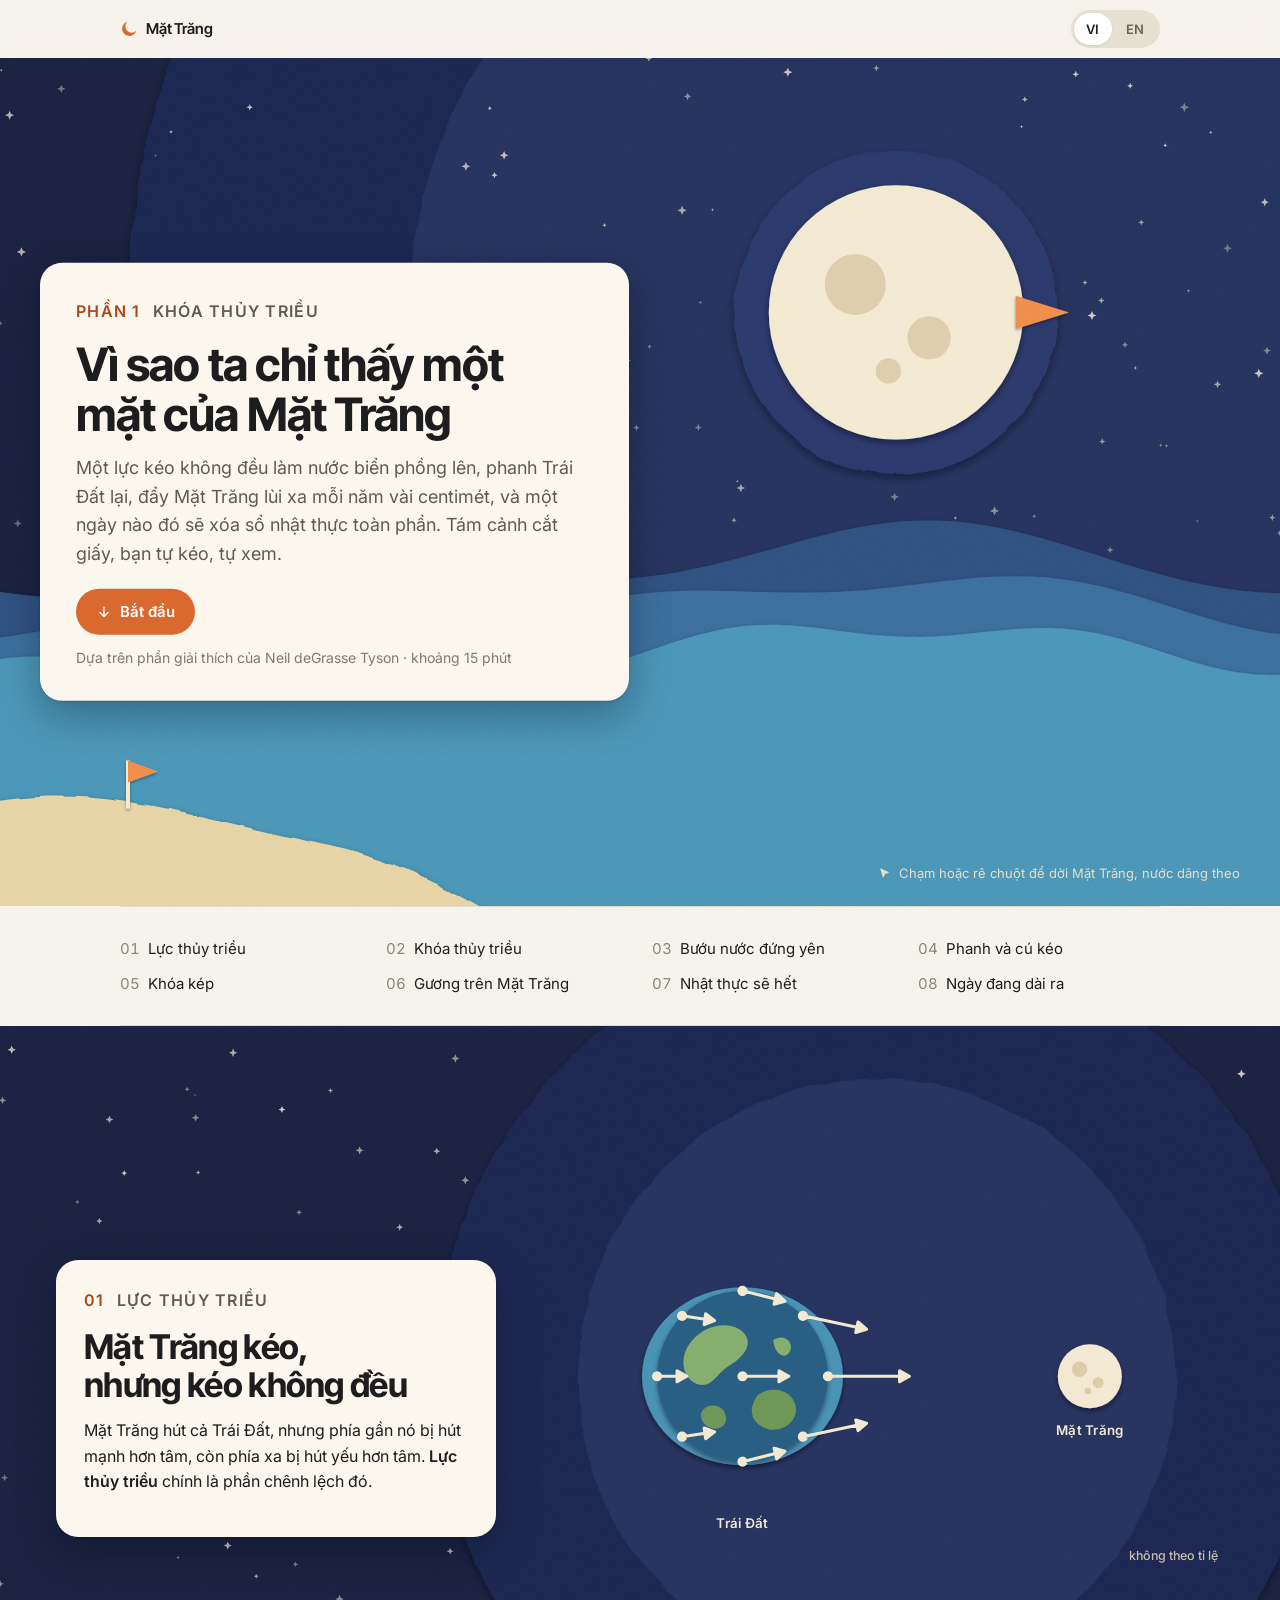
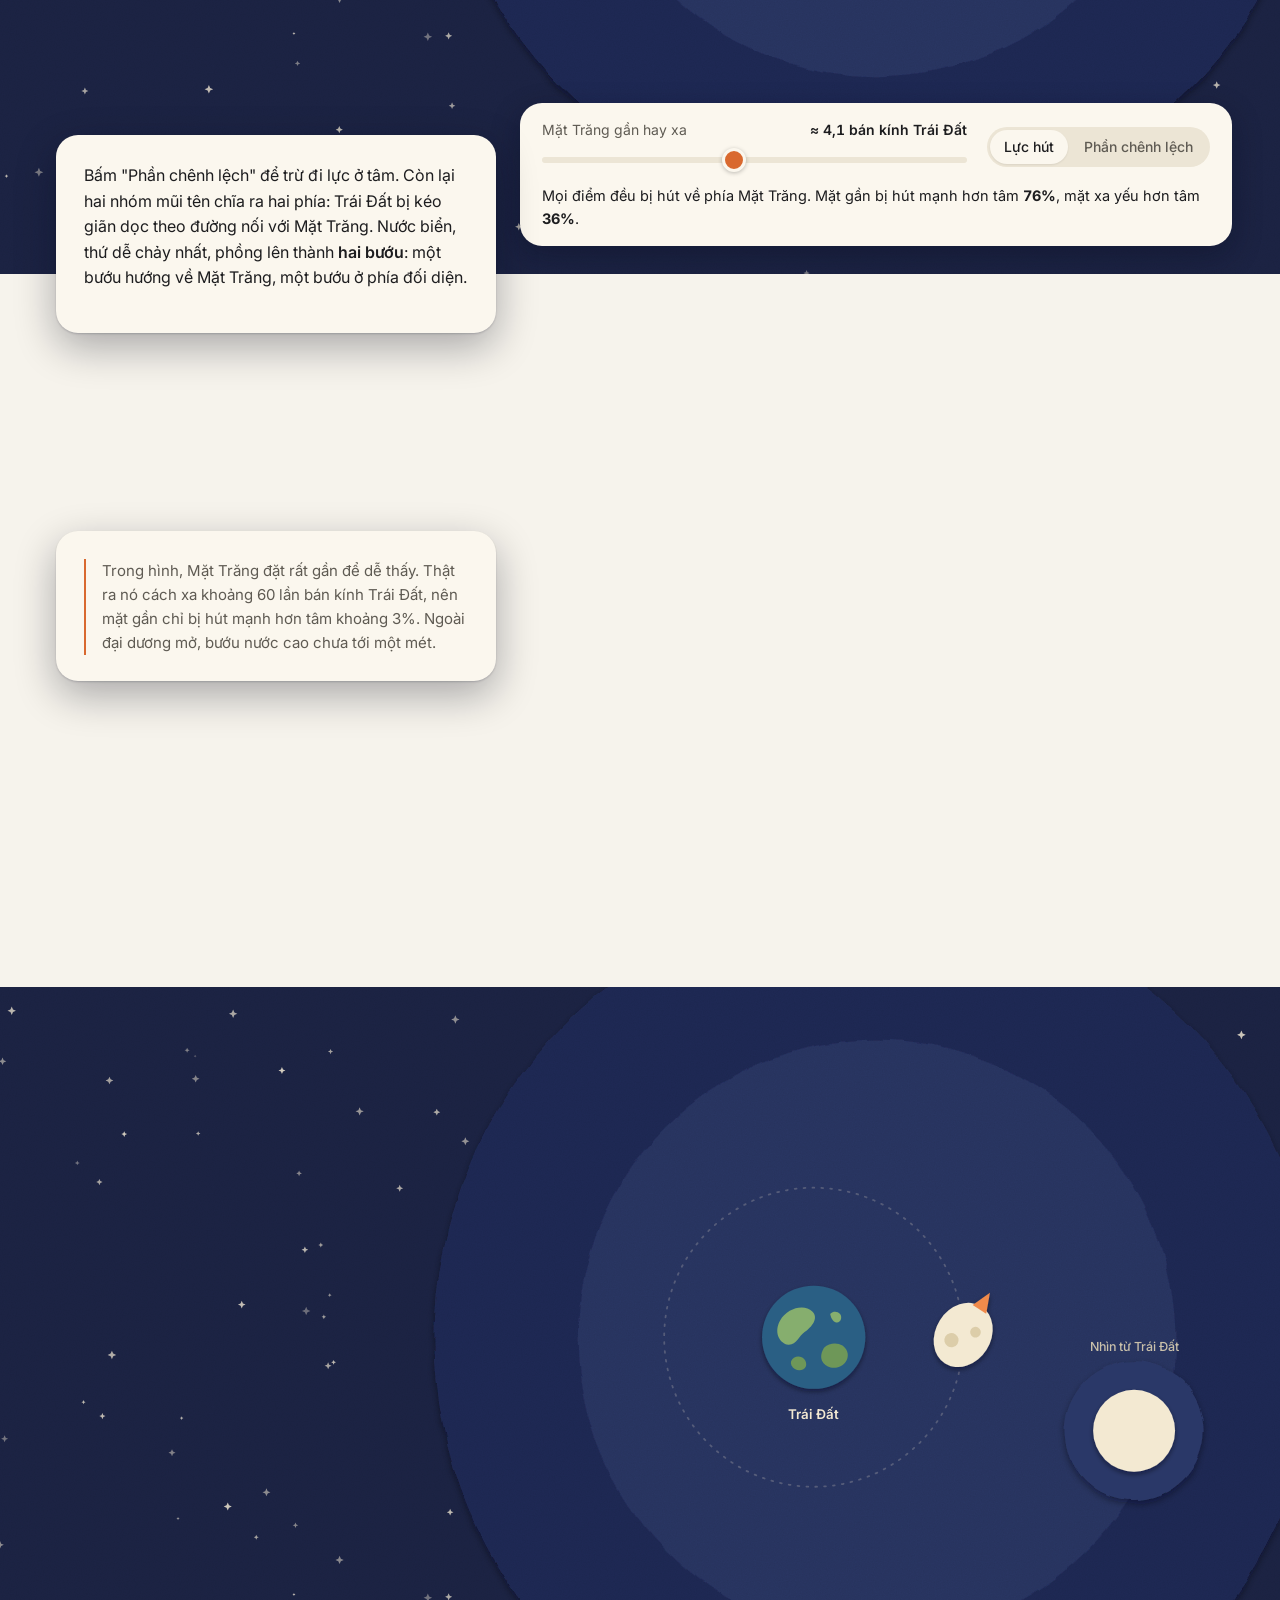
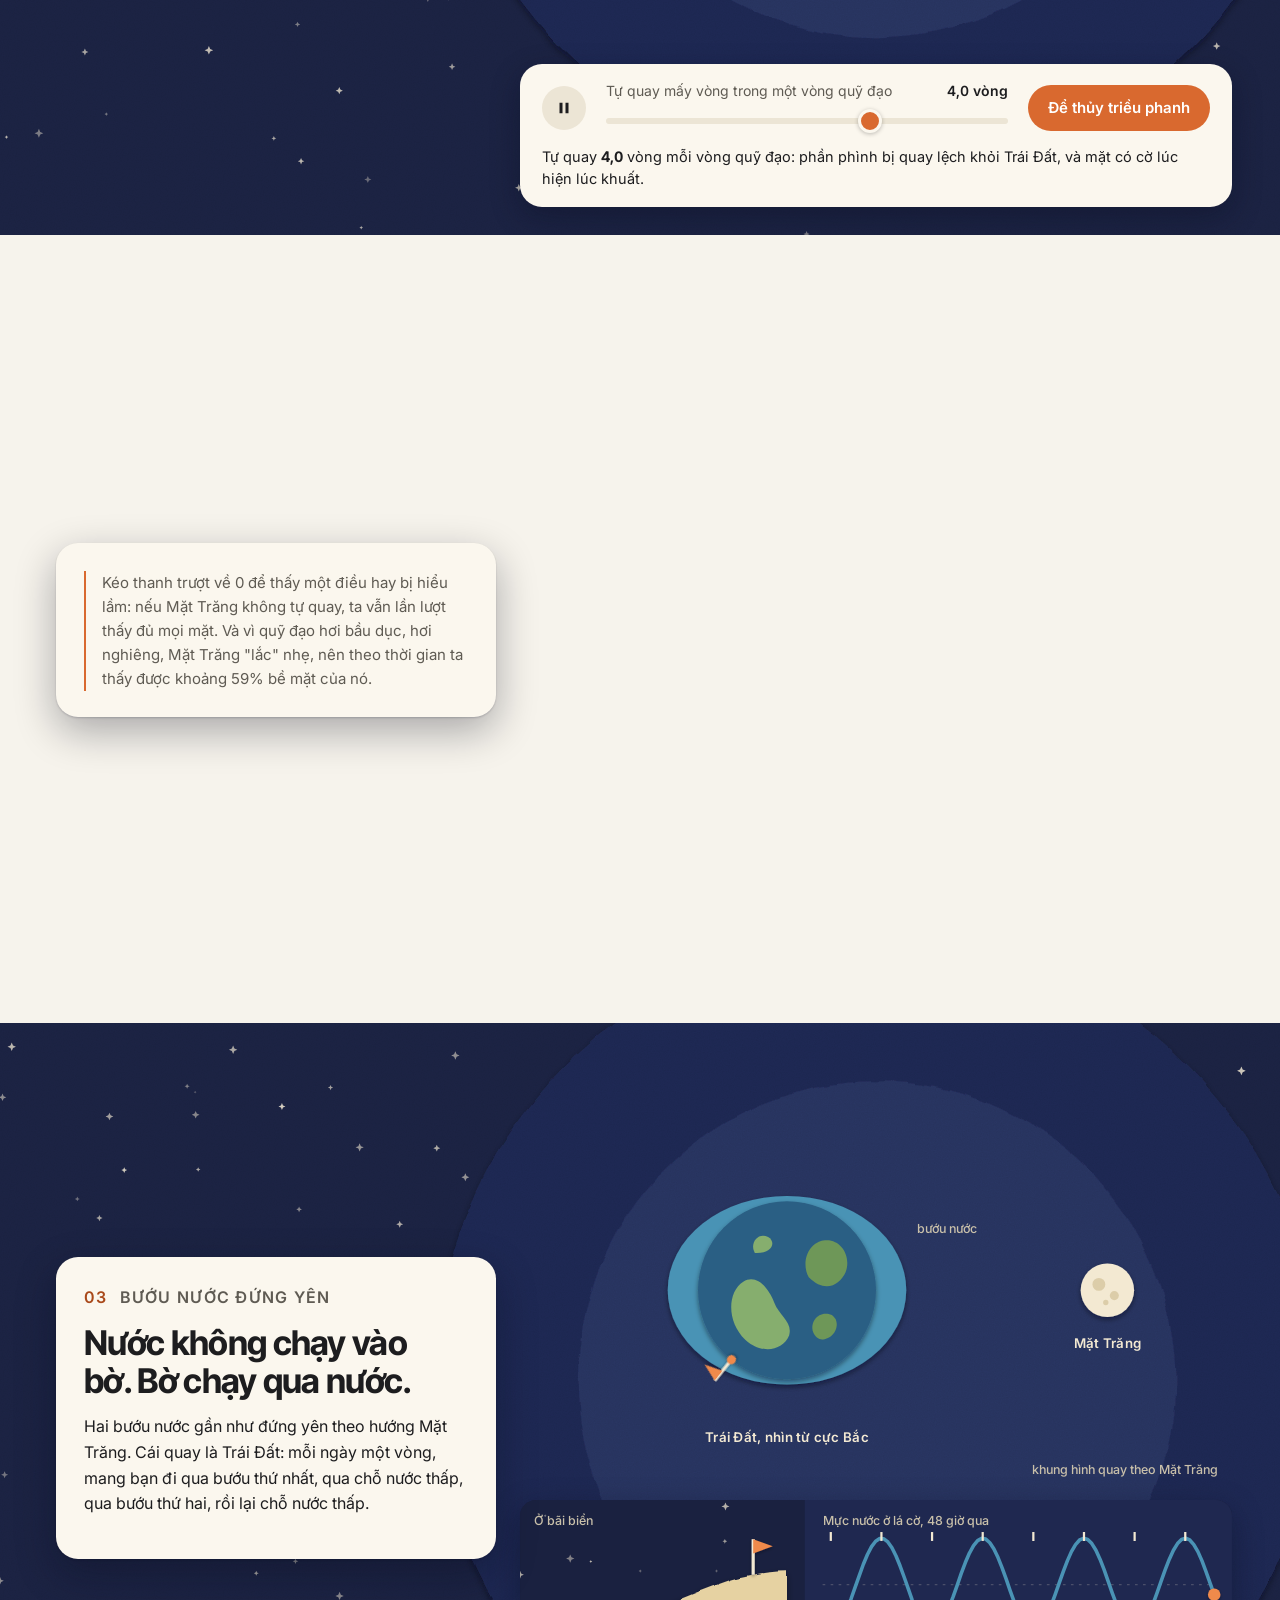
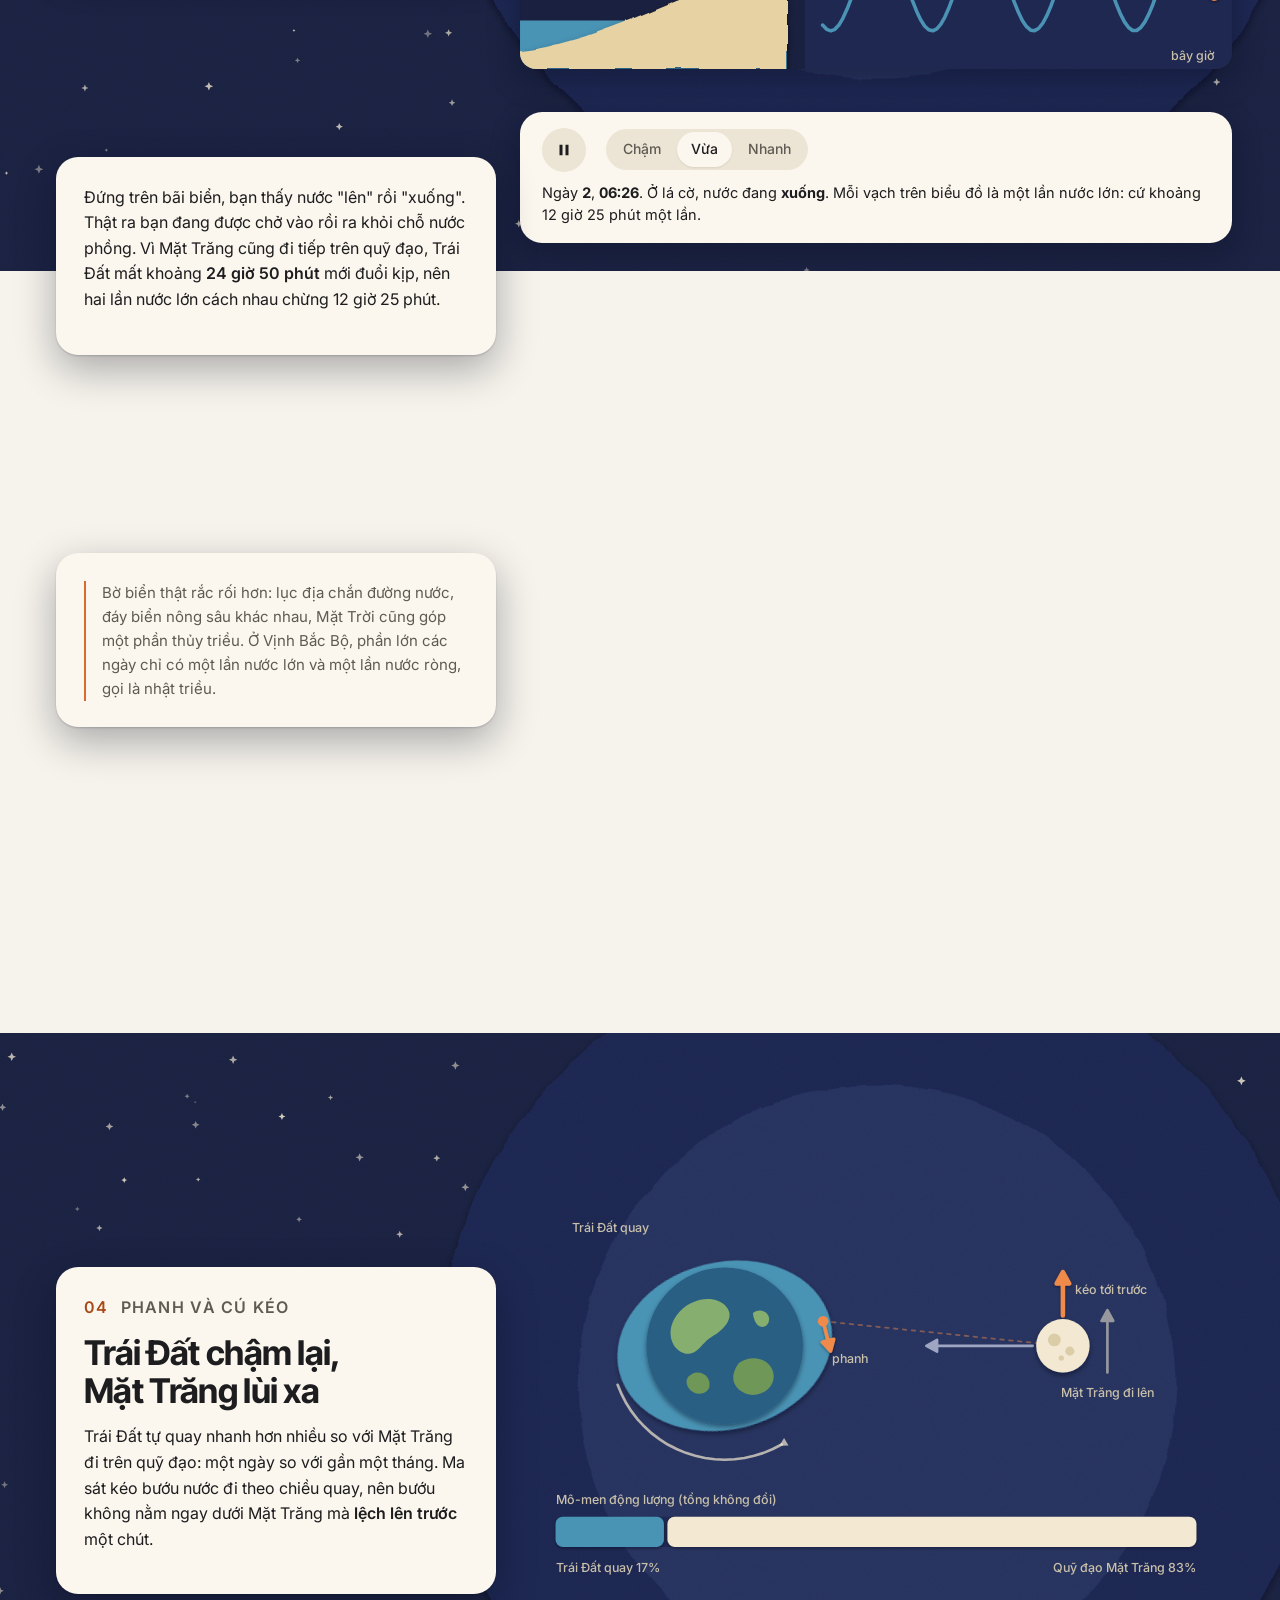
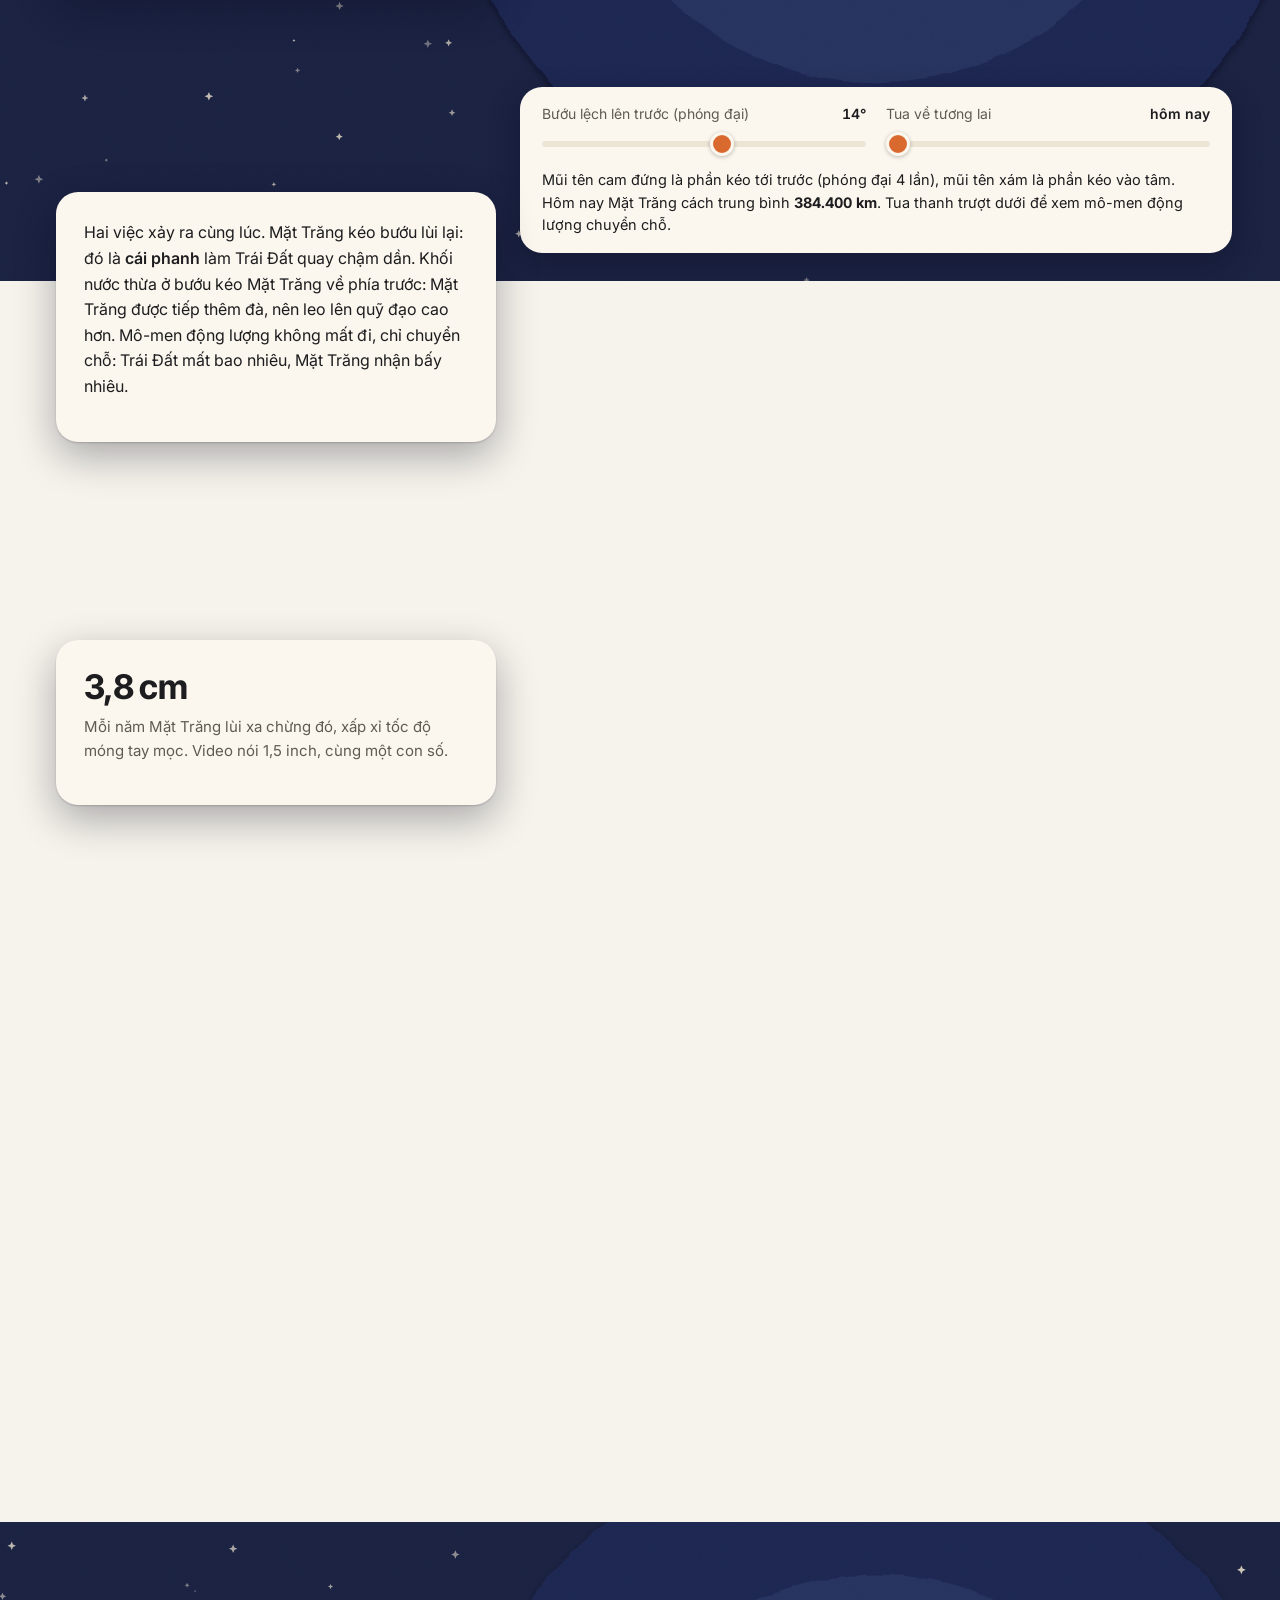
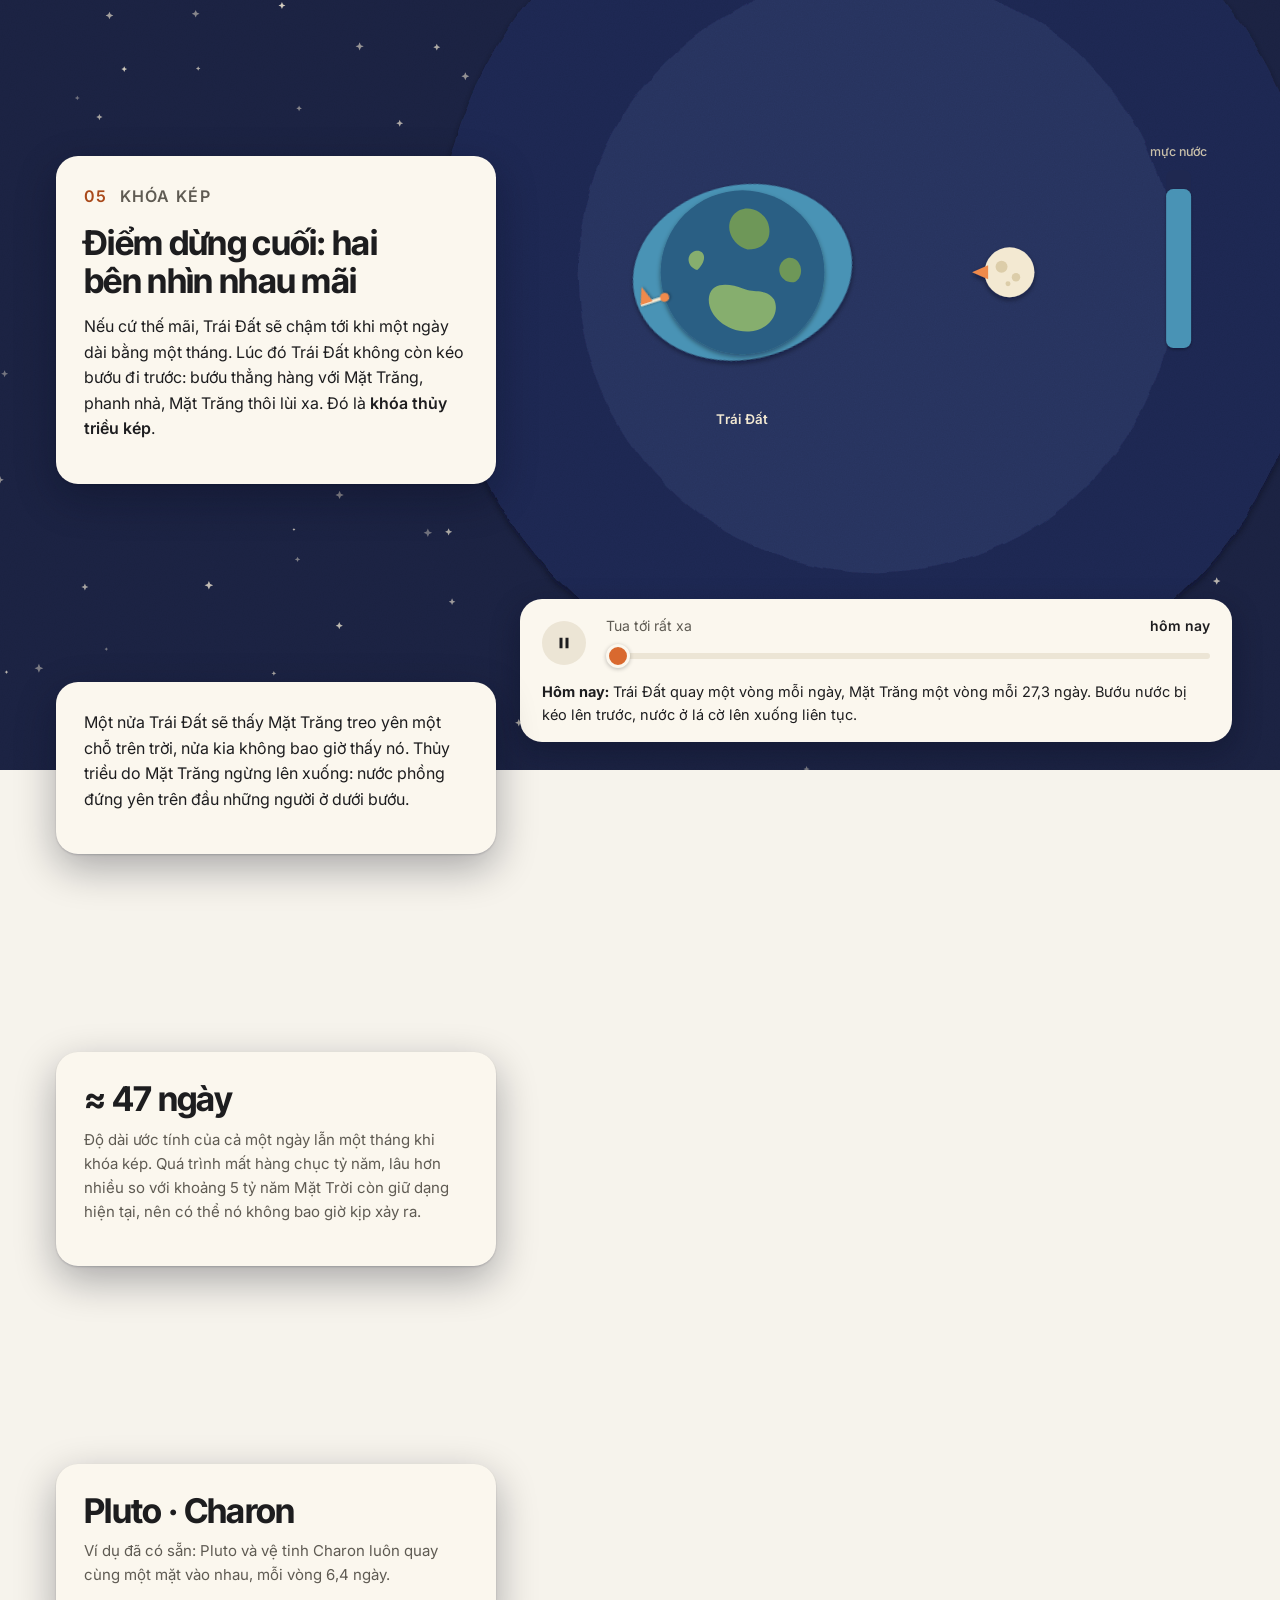
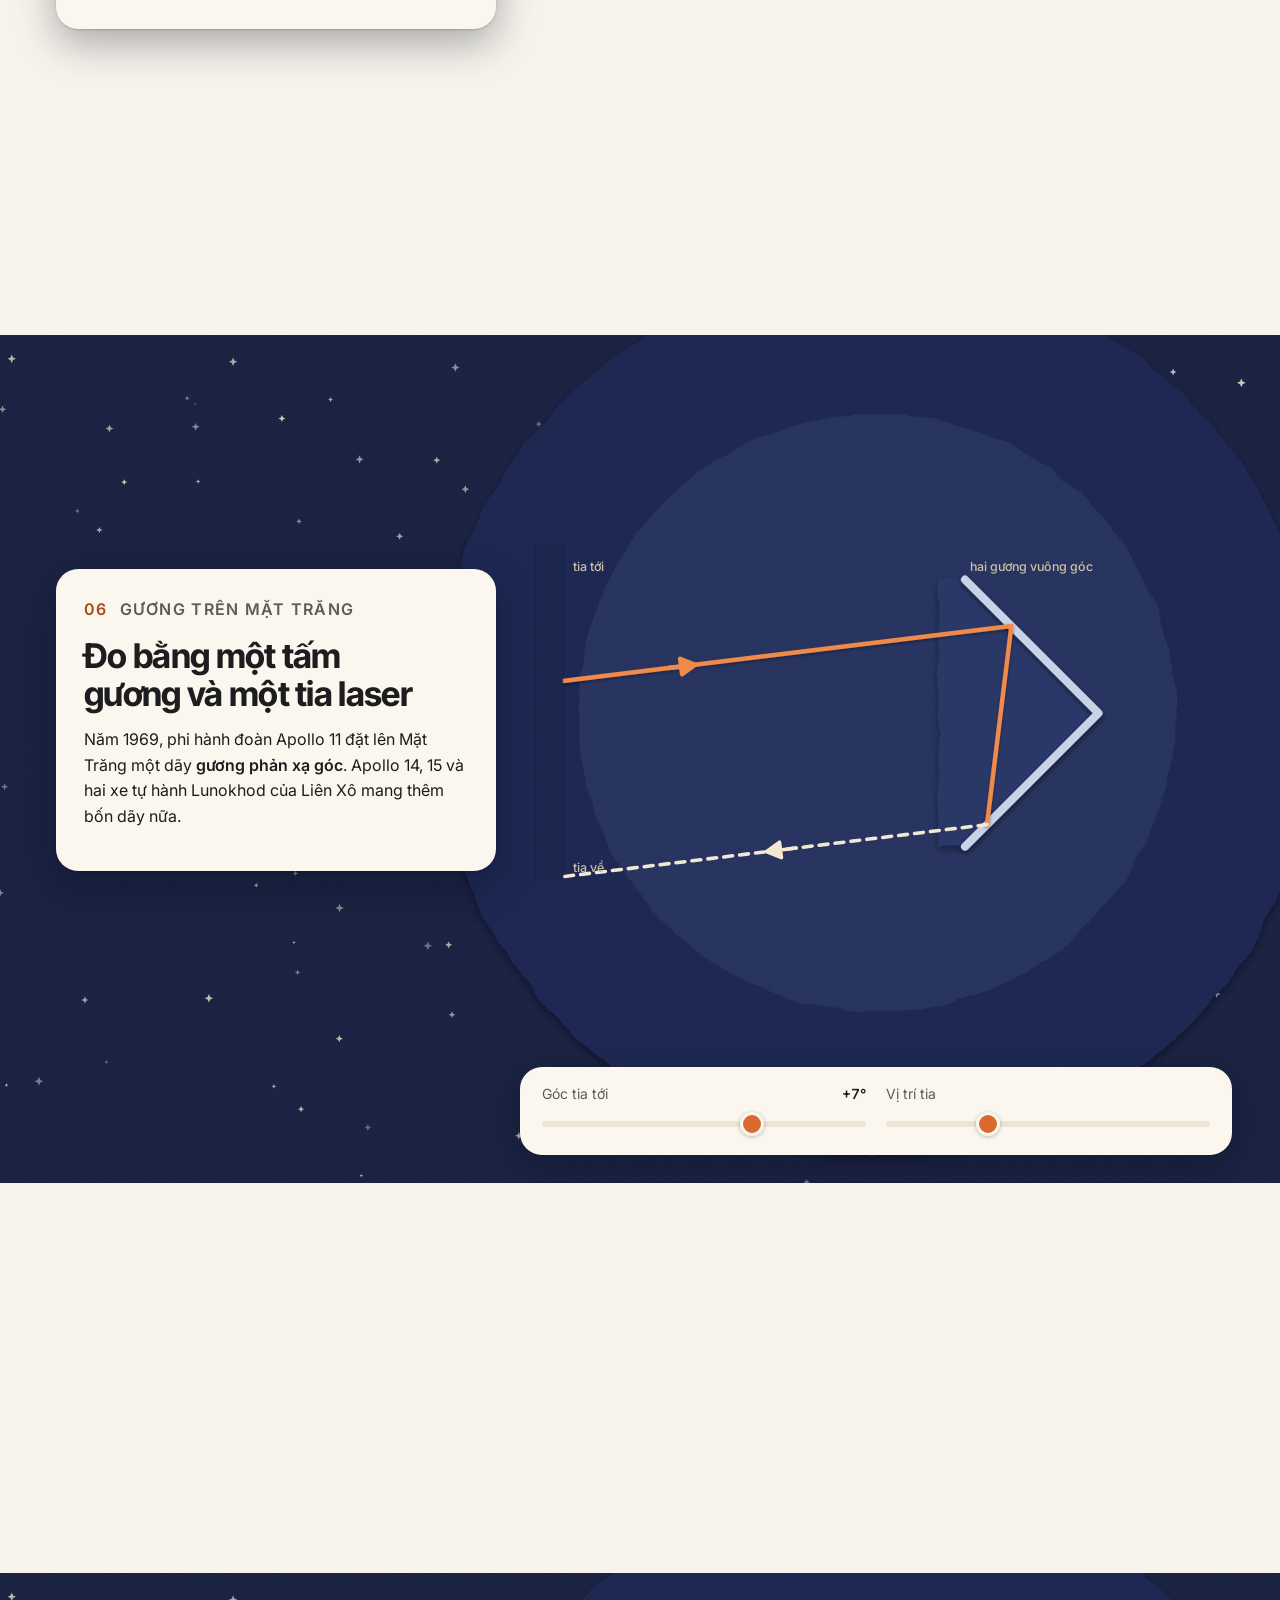
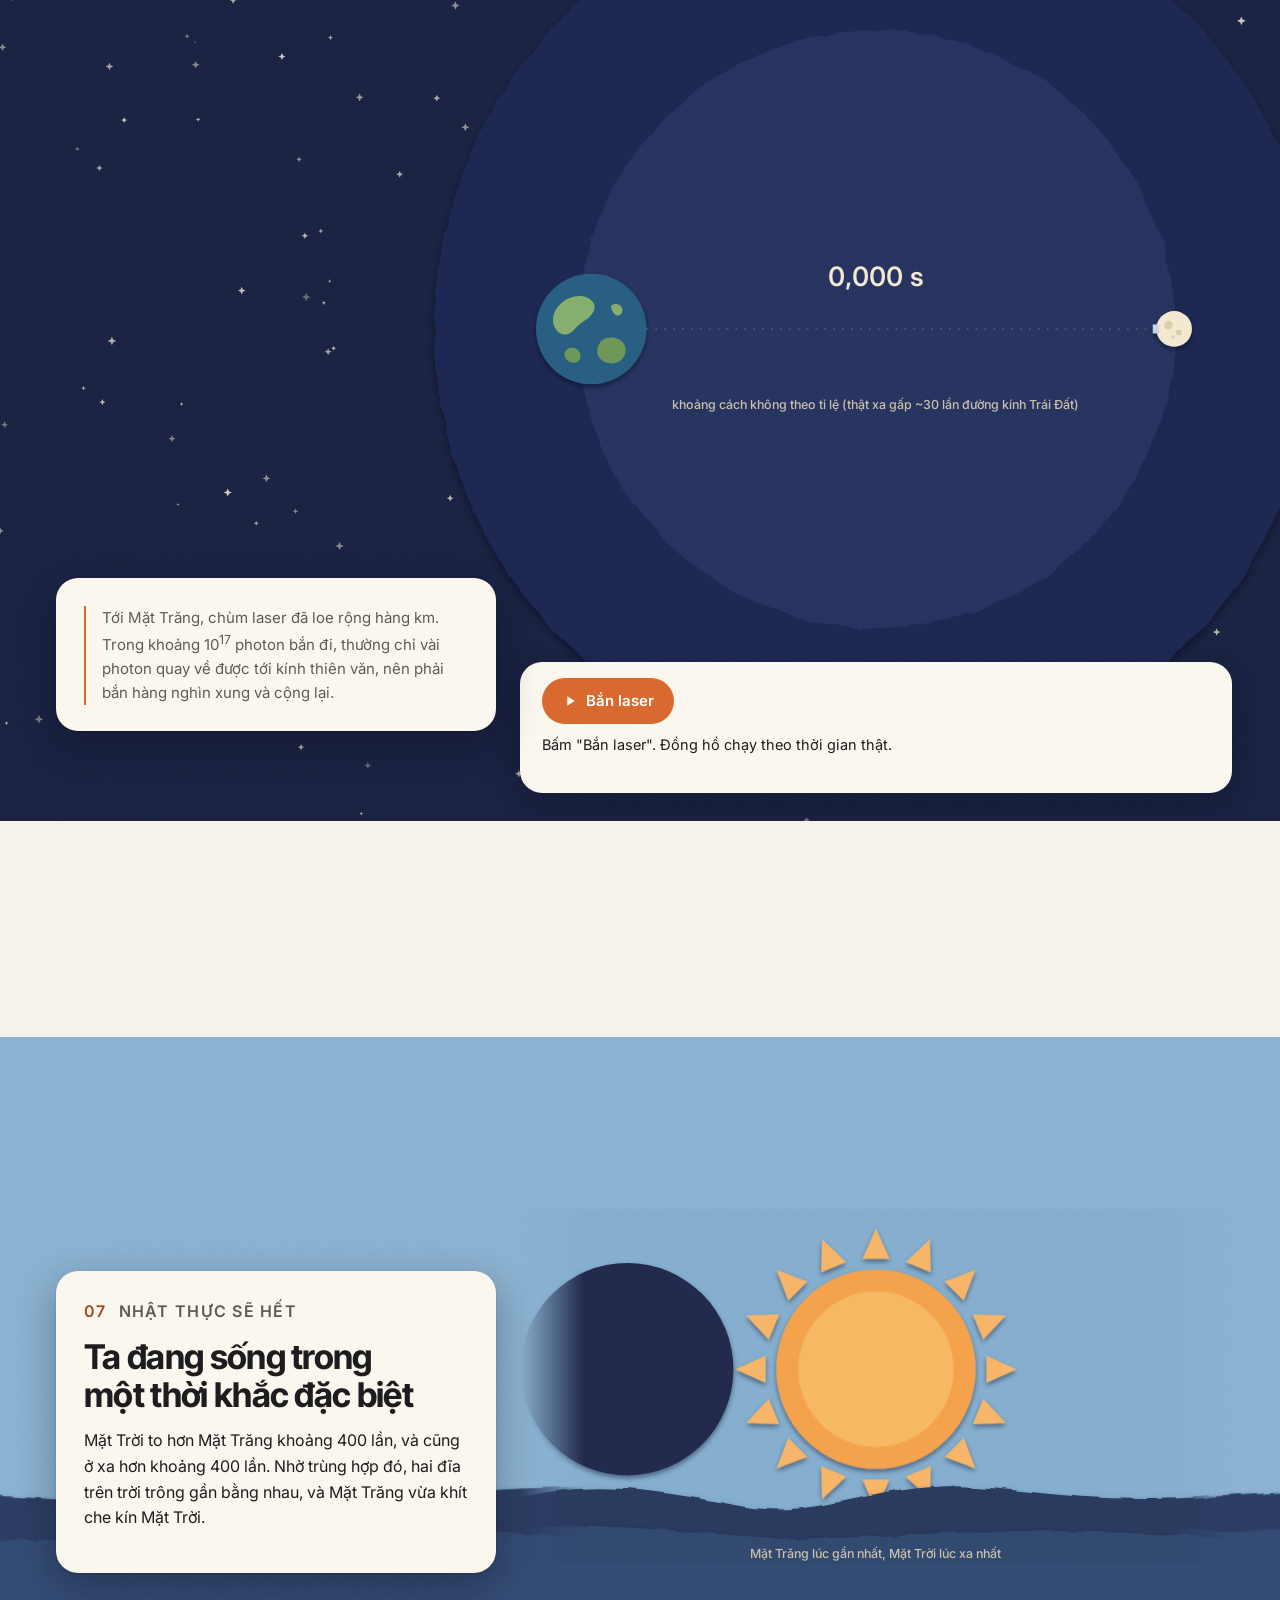
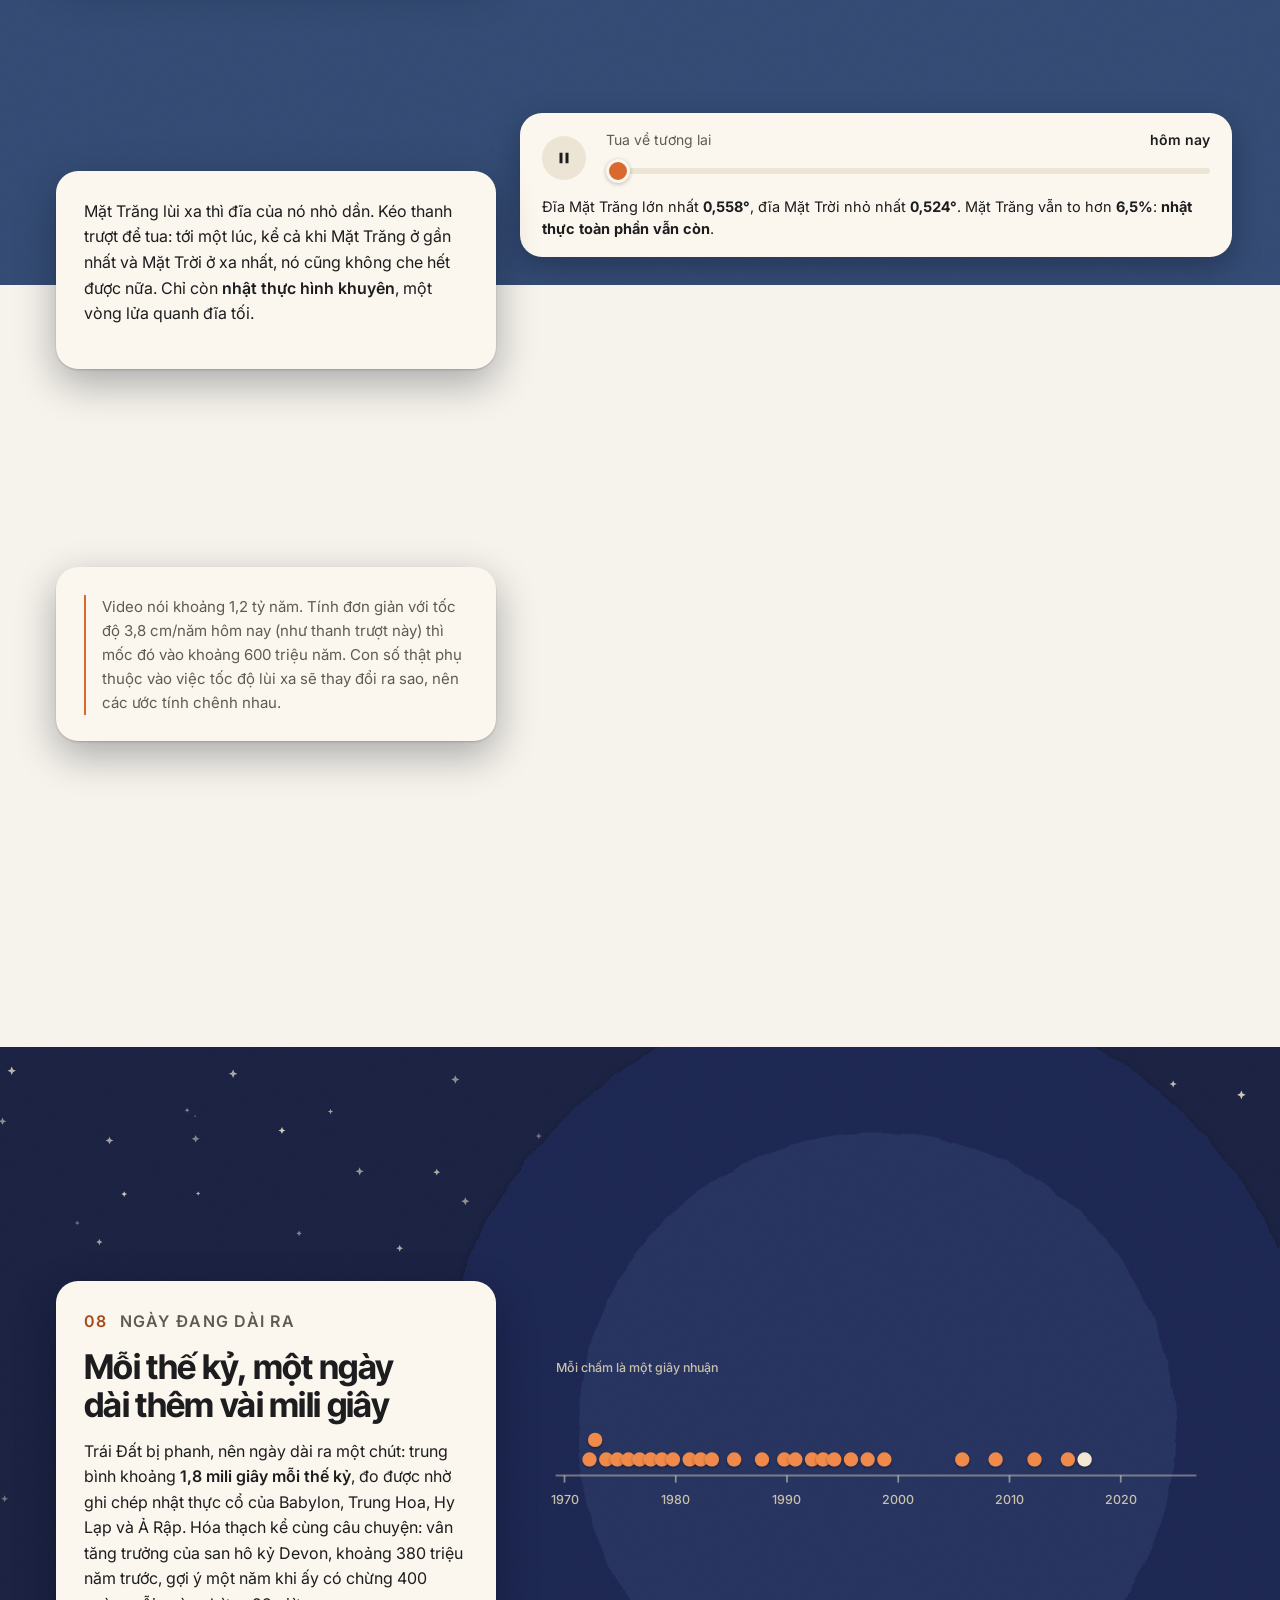
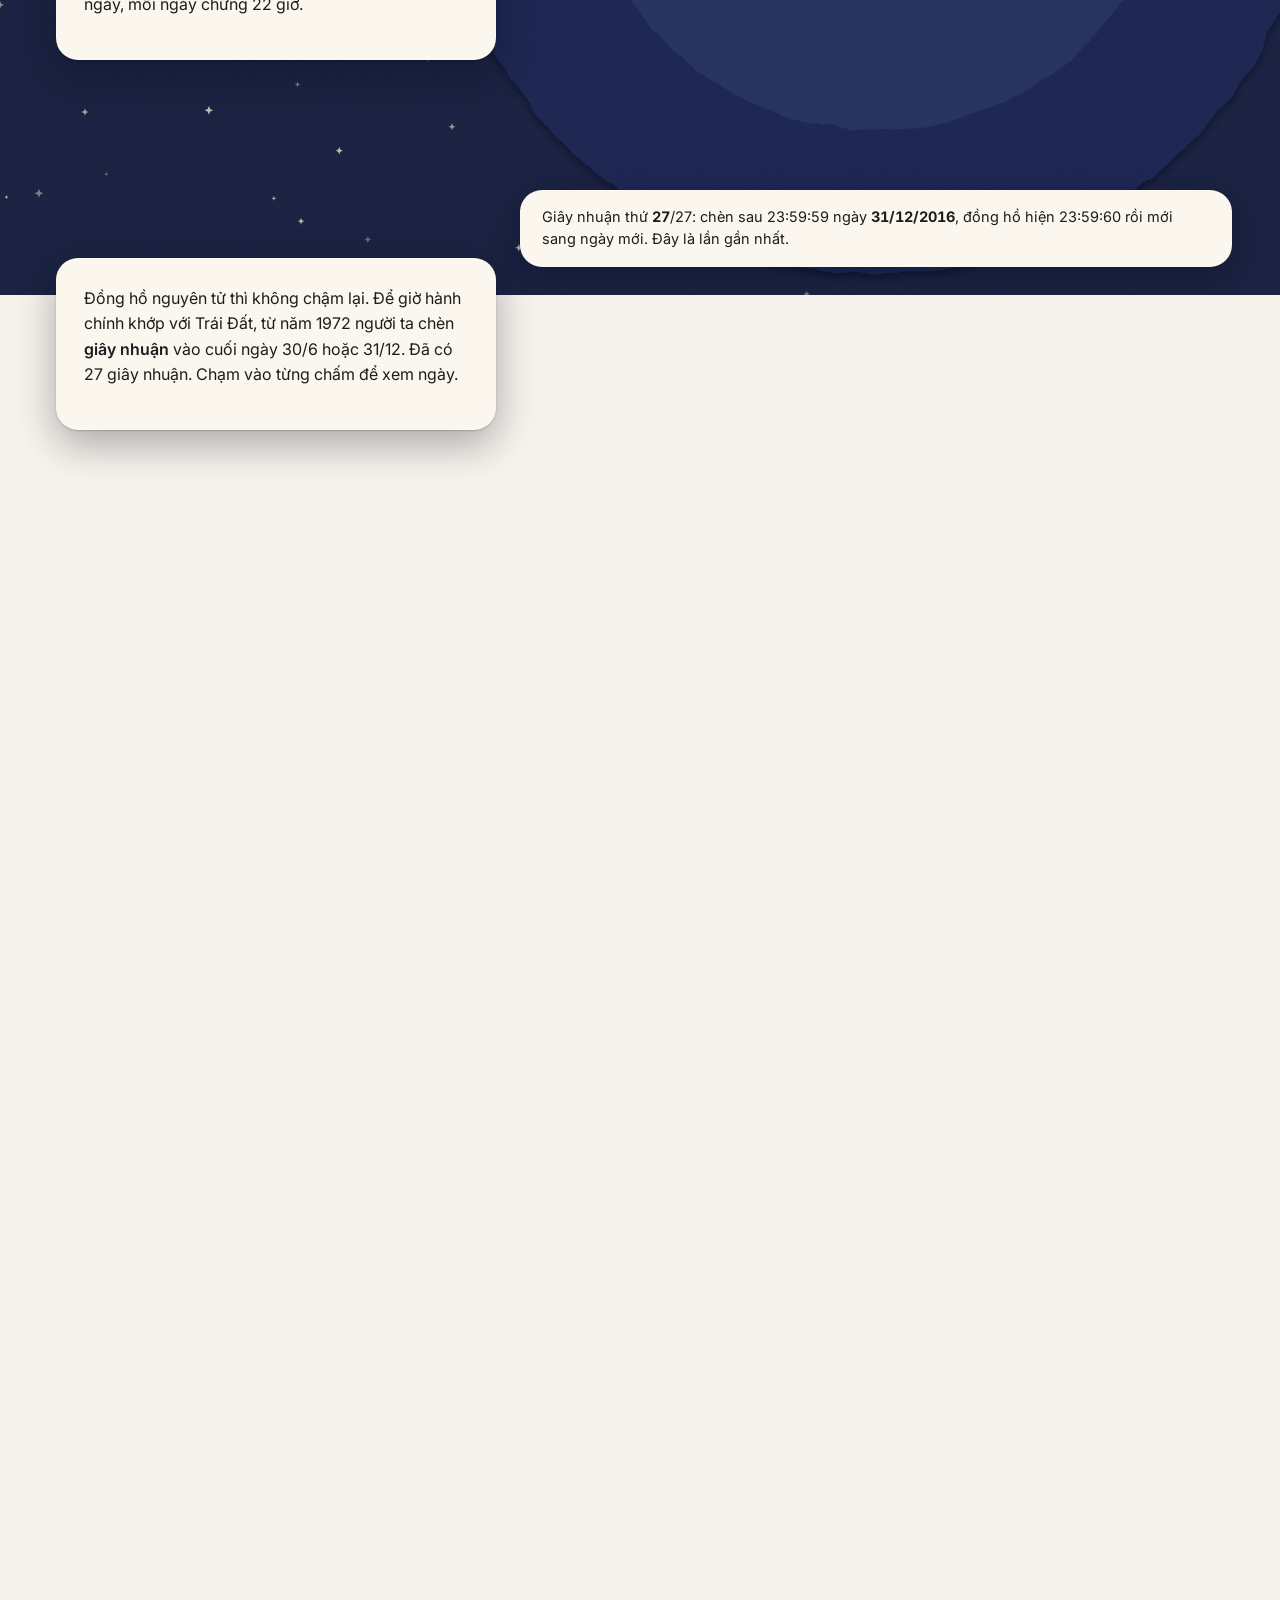
<file: mat-trang/index.html>
<!doctype html>
<html lang="vi" data-lang="vi">
<head>
<meta charset="utf-8">
<meta name="viewport" content="width=device-width, initial-scale=1, viewport-fit=cover">
<meta name="robots" content="noindex, nofollow">
<title>Mặt Trăng khóa mặt</title>
<meta name="description" content="Lực thủy triều, khóa thủy triều và vì sao Mặt Trăng lùi xa — giải thích bằng hình cắt giấy tương tác. Tidal forces and tidal locking, explained in interactive paper cut-outs.">
<link rel="preconnect" href="https://fonts.googleapis.com">
<link rel="preconnect" href="https://fonts.gstatic.com" crossorigin>
<link rel="stylesheet" href="https://fonts.googleapis.com/css2?family=Inter+Tight:wght@500;600;700&family=Inter:wght@400;500;600&display=swap">
<script>
  (function () {
    var l = 'vi';
    try {
      var q = new URLSearchParams(location.search).get('lang');
      l = (q === 'en' || q === 'vi') ? q : (localStorage.getItem('mt-lang') || 'vi');
    } catch (e) {}
    document.documentElement.dataset.lang = l;
    document.documentElement.lang = l;
  })();
</script>
<link rel="stylesheet" href="/mat-trang/giay.css">
</head>
<body>


<div class="bar">
  <div class="wide">
    <a class="brand" href="#top"><svg viewBox="0 0 24 24" aria-hidden="true"><path d="M21.6 14.4A9.6 9.6 0 1 1 9.6 2.4a7.6 7.6 0 0 0 12 12Z"/></svg>
      <span lang="vi">Mặt Trăng</span><span lang="en">The Moon</span></a>
    <div class="seg lang" role="group" aria-label="Ngôn ngữ / Language">
      <button type="button" data-l="vi" aria-pressed="true">VI</button>
      <button type="button" data-l="en" aria-pressed="false">EN</button>
    </div>
  </div>
</div>

<header class="hero act" id="top">
  <div class="stage">
    <div class="bg" id="hero" aria-hidden="true"></div>
    <div class="tcard seen">
      <p class="eyebrow"><span class="num" lang="vi">Phần 1</span><span class="num" lang="en">Part 1</span>
        <span lang="vi">Khóa thủy triều</span><span lang="en">Tidal locking</span></p>
      <h1><span lang="vi">Vì sao ta chỉ thấy một mặt của Mặt Trăng</span><span lang="en">Why we only ever see one side of the Moon</span></h1>
      <p class="lede" lang="vi">Một lực kéo không đều làm nước biển phồng lên, phanh Trái Đất lại, đẩy Mặt Trăng lùi xa mỗi năm vài centimét, và một ngày nào đó sẽ xóa sổ nhật thực toàn phần. Tám cảnh cắt giấy, bạn tự kéo, tự xem.</p>
      <p class="lede" lang="en">An uneven pull raises the oceans, brakes the Earth, pushes the Moon a few centimetres farther every year, and will one day end total solar eclipses. Eight paper cut-out scenes you can pull and push yourself.</p>
      <div class="cta">
        <a class="btn" href="#c1"><svg viewBox="0 0 24 24" aria-hidden="true"><path d="M12 4a1 1 0 0 1 1 1v11.6l4.3-4.3a1 1 0 1 1 1.4 1.4l-6 6a1 1 0 0 1-1.4 0l-6-6a1 1 0 1 1 1.4-1.4L11 16.6V5a1 1 0 0 1 1-1Z"/></svg>
          <span lang="vi">Bắt đầu</span><span lang="en">Start</span></a>
        <span class="meta" lang="vi">Dựa trên phần giải thích của Neil deGrasse Tyson · khoảng 15 phút</span>
        <span class="meta" lang="en">Based on Neil deGrasse Tyson's explanation · about 15 minutes</span>
      </div>
    </div>
    <p class="hint"><svg viewBox="0 0 24 24" aria-hidden="true"><path d="M5.5 3.2a.8.8 0 0 1 1.1-.7l13 6.2a.8.8 0 0 1-.1 1.5l-5.6 1.7-2.6 5.4a.8.8 0 0 1-1.5-.1Z"/></svg>
      <span lang="vi">Chạm hoặc rê chuột để dời Mặt Trăng, nước dâng theo</span><span lang="en">Tap or move your pointer: the water follows the Moon</span></p>
  </div>
</header>

<nav class="toc wide" aria-label="Mục lục">
  <ol>
    <li><a href="#c1"><span class="n">01</span><span lang="vi">Lực thủy triều</span><span lang="en">Tidal force</span></a></li>
    <li><a href="#c2"><span class="n">02</span><span lang="vi">Khóa thủy triều</span><span lang="en">Tidal locking</span></a></li>
    <li><a href="#c3"><span class="n">03</span><span lang="vi">Bướu nước đứng yên</span><span lang="en">The bulge stays put</span></a></li>
    <li><a href="#c4"><span class="n">04</span><span lang="vi">Phanh và cú kéo</span><span lang="en">Brake and sling</span></a></li>
    <li><a href="#c5"><span class="n">05</span><span lang="vi">Khóa kép</span><span lang="en">Double lock</span></a></li>
    <li><a href="#c6"><span class="n">06</span><span lang="vi">Gương trên Mặt Trăng</span><span lang="en">Mirrors on the Moon</span></a></li>
    <li><a href="#c7"><span class="n">07</span><span lang="vi">Nhật thực sẽ hết</span><span lang="en">The end of eclipses</span></a></li>
    <li><a href="#c8"><span class="n">08</span><span lang="vi">Ngày đang dài ra</span><span lang="en">Longer days</span></a></li>
  </ol>
</nav>

<main>

<!-- ============ 1 ============ -->
<section class="ch" id="c1">
  <div class="act">
    <div class="stage">
      <div class="bg" aria-hidden="true"></div>
      <div class="vis"><div class="fit">
        <figure class="scene" id="s1" data-bg="stage" style="--ar: 16 / 9"></figure>
      </div></div>
      <div class="dock">
        <div class="controls">
          <label class="range"><span class="lbl"><span><span lang="vi">Mặt Trăng gần hay xa</span><span lang="en">Moon near or far</span></span><b id="s1dv"></b></span>
            <input type="range" id="s1d" min="0" max="100" value="45"></label>
          <div class="seg" id="s1m" role="group">
            <button type="button" data-v="raw" aria-pressed="true"><span lang="vi">Lực hút</span><span lang="en">Pull</span></button>
            <button type="button" data-v="diff" aria-pressed="false"><span lang="vi">Phần chênh lệch</span><span lang="en">The difference</span></button>
          </div>
        </div>
        <p class="readout" id="s1r" aria-live="polite"></p>
      </div>
    </div>
    <div class="story">
      <div class="tcard">
        <p class="eyebrow"><span class="num">01</span><span lang="vi">Lực thủy triều</span><span lang="en">Tidal force</span></p>
        <h2><span lang="vi">Mặt Trăng kéo, nhưng kéo không đều</span><span lang="en">The Moon pulls, but not evenly</span></h2>
        <p lang="vi">Mặt Trăng hút cả Trái Đất, nhưng phía gần nó bị hút mạnh hơn tâm, còn phía xa bị hút yếu hơn tâm. <strong>Lực thủy triều</strong> chính là phần chênh lệch đó.</p>
        <p lang="en">The Moon pulls on the whole Earth, but the near side is pulled harder than the centre and the far side less hard. The <strong>tidal force</strong> is that difference.</p>
      </div>
      <div class="tcard">
        <p lang="vi">Bấm "Phần chênh lệch" để trừ đi lực ở tâm. Còn lại hai nhóm mũi tên chĩa ra hai phía: Trái Đất bị kéo giãn dọc theo đường nối với Mặt Trăng. Nước biển, thứ dễ chảy nhất, phồng lên thành <strong>hai bướu</strong>: một bướu hướng về Mặt Trăng, một bướu ở phía đối diện.</p>
        <p lang="en">Tap "The difference" to subtract the pull at the centre. What is left points outward on both sides: the Earth is stretched along the line to the Moon. The oceans, the most fluid part, rise into <strong>two bulges</strong>: one facing the Moon and one on the opposite side.</p>
      </div>
      <div class="tcard">
        <p class="note" lang="vi">Trong hình, Mặt Trăng đặt rất gần để dễ thấy. Thật ra nó cách xa khoảng 60 lần bán kính Trái Đất, nên mặt gần chỉ bị hút mạnh hơn tâm khoảng 3%. Ngoài đại dương mở, bướu nước cao chưa tới một mét.</p>
        <p class="note" lang="en">The Moon is drawn very close here so the effect is visible. In reality it sits about 60 Earth radii away, so the near side is pulled only about 3% harder than the centre. In the open ocean the bulge is less than a metre high.</p>
      </div>
    </div>
  </div>
</section>

<!-- ============ 2 ============ -->
<section class="ch" id="c2">
  <div class="act">
    <div class="stage">
      <div class="bg" aria-hidden="true"></div>
      <div class="vis"><div class="fit">
        <figure class="scene" id="s2" data-bg="stage" style="--ar: 16 / 9"></figure>
      </div></div>
      <div class="dock">
        <div class="controls">
          <button class="icon-btn" type="button" data-play="s2" aria-label="Tạm dừng / Pause"></button>
          <label class="range"><span class="lbl"><span><span lang="vi">Tự quay mấy vòng trong một vòng quỹ đạo</span><span lang="en">Spins per orbit</span></span><b id="s2v"></b></span>
            <input type="range" id="s2r" min="0" max="60" value="40"></label>
          <button class="btn" type="button" id="s2go"><span lang="vi">Để thủy triều phanh</span><span lang="en">Let the tides brake it</span></button>
        </div>
        <p class="readout" id="s2t" aria-live="polite"></p>
      </div>
    </div>
    <div class="story">
      <div class="tcard">
        <p class="eyebrow"><span class="num">02</span><span lang="vi">Khóa thủy triều</span><span lang="en">Tidal locking</span></p>
        <h2><span lang="vi">Quay đồng bộ, không phải đứng yên</span><span lang="en">Spinning in sync, not standing still</span></h2>
        <p lang="vi">Trái Đất nặng gấp khoảng 81 lần Mặt Trăng, nên lực thủy triều của Trái Đất lên Mặt Trăng mạnh hơn nhiều so với chiều ngược lại. Nó kéo khối đá Mặt Trăng hơi dài ra theo hướng Trái Đất.</p>
        <p lang="en">The Earth is about 81 times as massive as the Moon, so its tidal pull on the Moon is far stronger than the other way round. It stretches the rocky Moon slightly along the line to the Earth.</p>
      </div>
      <div class="tcard">
        <p lang="vi">Khi Mặt Trăng còn tự quay nhanh, phần phình ấy liên tục bị quay lệch đi, và Trái Đất cứ kéo nó về. Cái kéo ấy phanh Mặt Trăng lại tới khi nó tự quay một vòng mất đúng bằng một vòng quanh Trái Đất: <strong>27,3 ngày</strong>. Từ đó phần phình chỉ thẳng vào ta, và mặt có lá cờ cam không bao giờ quay đi.</p>
        <p lang="en">While the Moon still spun fast, that bulge kept being carried out of line, and the Earth kept tugging it back. The tug braked the Moon until one spin took exactly as long as one orbit: <strong>27.3 days</strong>. Since then the bulge points straight at us, and the face with the orange flag never turns away.</p>
      </div>
      <div class="tcard">
        <p class="note" lang="vi">Kéo thanh trượt về 0 để thấy một điều hay bị hiểu lầm: nếu Mặt Trăng không tự quay, ta vẫn lần lượt thấy đủ mọi mặt. Và vì quỹ đạo hơi bầu dục, hơi nghiêng, Mặt Trăng "lắc" nhẹ, nên theo thời gian ta thấy được khoảng 59% bề mặt của nó.</p>
        <p class="note" lang="en">Drag the slider to 0 for a common misconception: a Moon that did not spin at all would show us every side in turn. And because its orbit is slightly oval and tilted, the Moon wobbles a little, so over time we see about 59% of its surface.</p>
      </div>
    </div>
  </div>
</section>

<!-- ============ 3 ============ -->
<section class="ch" id="c3">
  <div class="act">
    <div class="stage">
      <div class="bg" aria-hidden="true"></div>
      <div class="vis"><div class="fit" style="--gap: 10px">
        <figure class="scene" id="s3" data-bg="stage" style="--ar: 16 / 9"></figure>
        <figure class="scene panel" id="s3b" style="--ar: 800 / 190"></figure>
      </div></div>
      <div class="dock">
        <div class="controls">
          <button class="icon-btn" type="button" data-play="s3" aria-label="Tạm dừng / Pause"></button>
          <div class="seg" id="s3s" role="group">
            <button type="button" data-v="1" aria-pressed="false"><span lang="vi">Chậm</span><span lang="en">Slow</span></button>
            <button type="button" data-v="3" aria-pressed="true"><span lang="vi">Vừa</span><span lang="en">Medium</span></button>
            <button type="button" data-v="8" aria-pressed="false"><span lang="vi">Nhanh</span><span lang="en">Fast</span></button>
          </div>
        </div>
        <p class="readout" id="s3t" aria-live="off"></p>
      </div>
    </div>
    <div class="story">
      <div class="tcard">
        <p class="eyebrow"><span class="num">03</span><span lang="vi">Bướu nước đứng yên</span><span lang="en">The bulge stays put</span></p>
        <h2><span lang="vi">Nước không chạy vào bờ. Bờ chạy qua nước.</span><span lang="en">The water doesn't come in. The shore goes through it.</span></h2>
        <p lang="vi">Hai bướu nước gần như đứng yên theo hướng Mặt Trăng. Cái quay là Trái Đất: mỗi ngày một vòng, mang bạn đi qua bướu thứ nhất, qua chỗ nước thấp, qua bướu thứ hai, rồi lại chỗ nước thấp.</p>
        <p lang="en">The two bulges stay roughly lined up with the Moon. What turns is the Earth: once a day it carries you through the first bulge, a low, the second bulge, and another low.</p>
      </div>
      <div class="tcard">
        <p lang="vi">Đứng trên bãi biển, bạn thấy nước "lên" rồi "xuống". Thật ra bạn đang được chở vào rồi ra khỏi chỗ nước phồng. Vì Mặt Trăng cũng đi tiếp trên quỹ đạo, Trái Đất mất khoảng <strong>24 giờ 50 phút</strong> mới đuổi kịp, nên hai lần nước lớn cách nhau chừng 12 giờ 25 phút.</p>
        <p lang="en">On a beach you see the water "come in" and "go out". Really, you are being carried into and out of the bulge. Because the Moon also moves along its orbit, the Earth needs about <strong>24 hours 50 minutes</strong> to catch up, so high tides come roughly 12 hours 25 minutes apart.</p>
      </div>
      <div class="tcard">
        <p class="note" lang="vi">Bờ biển thật rắc rối hơn: lục địa chắn đường nước, đáy biển nông sâu khác nhau, Mặt Trời cũng góp một phần thủy triều. Ở Vịnh Bắc Bộ, phần lớn các ngày chỉ có một lần nước lớn và một lần nước ròng, gọi là nhật triều.</p>
        <p class="note" lang="en">Real coasts are messier: continents block the water, the sea floor varies in depth, and the Sun adds its own smaller tide. In the Gulf of Tonkin, most days have only one high and one low tide, a so-called diurnal tide.</p>
      </div>
    </div>
  </div>
</section>

<!-- ============ 4 ============ -->
<section class="ch" id="c4">
  <div class="act">
    <div class="stage">
      <div class="bg" aria-hidden="true"></div>
      <div class="vis"><div class="fit">
        <figure class="scene" id="s4" data-bg="stage" style="--ar: 16 / 10"></figure>
      </div></div>
      <div class="dock">
        <div class="controls">
          <label class="range"><span class="lbl"><span><span lang="vi">Bướu lệch lên trước (phóng đại)</span><span lang="en">Bulge lead angle (exaggerated)</span></span><b id="s4av"></b></span>
            <input type="range" id="s4a" min="0" max="25" value="14"></label>
          <label class="range"><span class="lbl"><span><span lang="vi">Tua về tương lai</span><span lang="en">Fast-forward</span></span><b id="s4tv"></b></span>
            <input type="range" id="s4t" min="0" max="1000" step="10" value="0"></label>
        </div>
        <p class="readout" id="s4r" aria-live="polite"></p>
      </div>
    </div>
    <div class="story">
      <div class="tcard">
        <p class="eyebrow"><span class="num">04</span><span lang="vi">Phanh và cú kéo</span><span lang="en">Brake and sling</span></p>
        <h2><span lang="vi">Trái Đất chậm lại, Mặt Trăng lùi xa</span><span lang="en">The Earth slows, the Moon drifts away</span></h2>
        <p lang="vi">Trái Đất tự quay nhanh hơn nhiều so với Mặt Trăng đi trên quỹ đạo: một ngày so với gần một tháng. Ma sát kéo bướu nước đi theo chiều quay, nên bướu không nằm ngay dưới Mặt Trăng mà <strong>lệch lên trước</strong> một chút.</p>
        <p lang="en">The Earth spins much faster than the Moon orbits: one day versus almost a month. Friction drags the bulge along with the spin, so it does not sit right under the Moon but slightly <strong>ahead</strong> of it.</p>
      </div>
      <div class="tcard">
        <p lang="vi">Hai việc xảy ra cùng lúc. Mặt Trăng kéo bướu lùi lại: đó là <strong>cái phanh</strong> làm Trái Đất quay chậm dần. Khối nước thừa ở bướu kéo Mặt Trăng về phía trước: Mặt Trăng được tiếp thêm đà, nên leo lên quỹ đạo cao hơn. Mô-men động lượng không mất đi, chỉ chuyển chỗ: Trái Đất mất bao nhiêu, Mặt Trăng nhận bấy nhiêu.</p>
        <p lang="en">Two things happen at once. The Moon pulls the bulge back: that is <strong>the brake</strong> that slows the Earth's spin. The extra mass in the bulge pulls the Moon forward: the Moon gains speed and climbs to a higher orbit. Angular momentum is not lost, only moved: what the Earth gives up, the Moon gains.</p>
      </div>
      <div class="tcard">
        <div class="big">3,8 cm</div>
        <p class="muted" lang="vi">Mỗi năm Mặt Trăng lùi xa chừng đó, xấp xỉ tốc độ móng tay mọc. Video nói 1,5 inch, cùng một con số.</p>
        <p class="muted" lang="en">That is how far the Moon recedes each year, about as fast as your fingernails grow. The video says 1.5 inches: same number.</p>
      </div>
      <div class="tcard">
        <div class="big">~16 m</div>
        <p class="muted" lang="vi">Chênh lệch thủy triều ở Vịnh Fundy (Canada), lớn nhất thế giới: lòng vịnh dài, hẹp, dồn nước lên. Ma sát của nước ở những vùng biển nông như vậy chính là má phanh của Trái Đất.</p>
        <p class="muted" lang="en">The tidal range in Canada's Bay of Fundy, the largest on Earth: the long, narrow bay piles the water up. Friction in shallow seas like this is where the Earth's brake pads are.</p>
      </div>
    </div>
  </div>
</section>

<!-- ============ 5 ============ -->
<section class="ch" id="c5">
  <div class="act">
    <div class="stage">
      <div class="bg" aria-hidden="true"></div>
      <div class="vis"><div class="fit">
        <figure class="scene" id="s5" data-bg="stage" style="--ar: 16 / 9"></figure>
      </div></div>
      <div class="dock">
        <div class="controls">
          <button class="icon-btn" type="button" data-play="s5" aria-label="Tạm dừng / Pause"></button>
          <label class="range"><span class="lbl"><span><span lang="vi">Tua tới rất xa</span><span lang="en">Fast-forward, very far</span></span><b id="s5v"></b></span>
            <input type="range" id="s5f" min="0" max="100" value="0"></label>
        </div>
        <p class="readout" id="s5t" aria-live="polite"></p>
      </div>
    </div>
    <div class="story">
      <div class="tcard">
        <p class="eyebrow"><span class="num">05</span><span lang="vi">Khóa kép</span><span lang="en">Double lock</span></p>
        <h2><span lang="vi">Điểm dừng cuối: hai bên nhìn nhau mãi</span><span lang="en">The end state: face to face, forever</span></h2>
        <p lang="vi">Nếu cứ thế mãi, Trái Đất sẽ chậm tới khi một ngày dài bằng một tháng. Lúc đó Trái Đất không còn kéo bướu đi trước: bướu thẳng hàng với Mặt Trăng, phanh nhả, Mặt Trăng thôi lùi xa. Đó là <strong>khóa thủy triều kép</strong>.</p>
        <p lang="en">If this went on forever, the Earth would slow until a day lasted as long as a month. Then the Earth no longer drags the bulge ahead: it lines up with the Moon, the brake lets go and the Moon stops receding. That is a <strong>double tidal lock</strong>.</p>
      </div>
      <div class="tcard">
        <p lang="vi">Một nửa Trái Đất sẽ thấy Mặt Trăng treo yên một chỗ trên trời, nửa kia không bao giờ thấy nó. Thủy triều do Mặt Trăng ngừng lên xuống: nước phồng đứng yên trên đầu những người ở dưới bướu.</p>
        <p lang="en">Half the Earth would see the Moon hanging in one spot in the sky; the other half would never see it. Moon tides would stop rising and falling: the bulge would just sit over whoever lives under it.</p>
      </div>
      <div class="tcard">
        <div class="big">≈ 47 <span lang="vi">ngày</span><span lang="en">days</span></div>
        <p class="muted" lang="vi">Độ dài ước tính của cả một ngày lẫn một tháng khi khóa kép. Quá trình mất hàng chục tỷ năm, lâu hơn nhiều so với khoảng 5 tỷ năm Mặt Trời còn giữ dạng hiện tại, nên có thể nó không bao giờ kịp xảy ra.</p>
        <p class="muted" lang="en">The estimated length of both a day and a month once doubly locked. Getting there would take tens of billions of years, far longer than the roughly 5 billion the Sun has left in its current form, so it may never happen.</p>
      </div>
      <div class="tcard">
        <div class="big">Pluto · Charon</div>
        <p class="muted" lang="vi">Ví dụ đã có sẵn: Pluto và vệ tinh Charon luôn quay cùng một mặt vào nhau, mỗi vòng 6,4 ngày.</p>
        <p class="muted" lang="en">A pair that is already there: Pluto and its moon Charon always show each other the same face, turning once every 6.4 days.</p>
      </div>
    </div>
  </div>
</section>

<!-- ============ 6 ============ -->
<section class="ch" id="c6">
  <div class="act">
    <div class="stage">
      <div class="bg" aria-hidden="true"></div>
      <div class="vis"><div class="fit">
        <figure class="scene" id="s6" data-bg="stage" style="--ar: 800 / 380"></figure>
      </div></div>
      <div class="dock">
        <div class="controls">
          <label class="range"><span class="lbl"><span><span lang="vi">Góc tia tới</span><span lang="en">Beam angle</span></span><b id="s6av"></b></span>
            <input type="range" id="s6a" min="-22" max="22" value="7"></label>
          <label class="range"><span class="lbl"><span><span lang="vi">Vị trí tia</span><span lang="en">Beam position</span></span><b></b></span>
            <input type="range" id="s6y" min="0" max="100" value="30"></label>
        </div>
      </div>
    </div>
    <div class="story">
      <div class="tcard">
        <p class="eyebrow"><span class="num">06</span><span lang="vi">Gương trên Mặt Trăng</span><span lang="en">Mirrors on the Moon</span></p>
        <h2><span lang="vi">Đo bằng một tấm gương và một tia laser</span><span lang="en">Measured with a mirror and a laser</span></h2>
        <p lang="vi">Năm 1969, phi hành đoàn Apollo 11 đặt lên Mặt Trăng một dãy <strong>gương phản xạ góc</strong>. Apollo 14, 15 và hai xe tự hành Lunokhod của Liên Xô mang thêm bốn dãy nữa.</p>
        <p lang="en">In 1969 the Apollo 11 crew left an array of <strong>corner reflectors</strong> on the Moon. Apollo 14, 15 and the two Soviet Lunokhod rovers added four more.</p>
      </div>
      <div class="tcard">
        <p lang="vi">Gương phản xạ góc gồm ba mặt gương vuông góc với nhau, nên ánh sáng vào từ hướng nào cũng bị dội về đúng hướng đó. Hình là bản hai chiều với hai mặt gương: chỉnh tia tới bao nhiêu, tia về vẫn song song.</p>
        <p lang="en">A corner reflector is three mirrors at right angles, so light that enters from any direction is sent straight back the way it came. The scene is a two-mirror, two-dimensional version: tilt the incoming beam however you like and the return beam stays parallel.</p>
      </div>
    </div>
  </div>
  <div class="act">
    <div class="stage">
      <div class="bg" aria-hidden="true"></div>
      <div class="vis"><div class="fit">
        <figure class="scene" id="s6b" data-bg="stage" style="--ar: 800 / 220"></figure>
      </div></div>
      <div class="dock">
        <div class="controls">
          <button class="btn" type="button" id="s6go"><svg viewBox="0 0 24 24" aria-hidden="true"><path d="M8 5v14l11-7z"/></svg><span lang="vi">Bắn laser</span><span lang="en">Fire the laser</span></button>
        </div>
        <p class="readout" id="s6t" aria-live="polite"></p>
      </div>
    </div>
    <div class="story">
      <div class="tcard">
        <p lang="vi">Các đài quan sát bắn một xung laser lên, đếm thời gian ánh sáng đi và về, nhân với tốc độ ánh sáng rồi chia đôi. Ngày nay sai số chỉ cỡ milimét, đủ để thấy Mặt Trăng lùi xa từng năm.</p>
        <p lang="en">Observatories fire a laser pulse, time the round trip, multiply by the speed of light and halve it. Today the error is down to millimetres, enough to watch the Moon recede year by year.</p>
      </div>
      <div class="tcard">
        <p class="note" lang="vi">Tới Mặt Trăng, chùm laser đã loe rộng hàng km. Trong khoảng 10<sup>17</sup> photon bắn đi, thường chỉ vài photon quay về được tới kính thiên văn, nên phải bắn hàng nghìn xung và cộng lại.</p>
        <p class="note" lang="en">By the time it reaches the Moon the beam is kilometres wide. Of roughly 10<sup>17</sup> photons sent out, usually only a handful make it back to the telescope, so thousands of pulses are fired and added up.</p>
      </div>
    </div>
  </div>
</section>

<!-- ============ 7 ============ -->
<section class="ch" id="c7">
  <div class="act">
    <div class="stage" data-sky="plain">
      <div class="bg" aria-hidden="true"></div>
      <div class="vis"><div class="fit">
        <figure class="scene feather" id="s7" style="--ar: 800 / 400"></figure>
      </div></div>
      <div class="dock">
        <div class="controls">
          <button class="icon-btn" type="button" data-play="s7" aria-label="Tạm dừng / Pause"></button>
          <label class="range"><span class="lbl"><span><span lang="vi">Tua về tương lai</span><span lang="en">Fast-forward</span></span><b id="s7v"></b></span>
            <input type="range" id="s7f" min="0" max="1500" step="10" value="0"></label>
        </div>
        <p class="readout" id="s7t" aria-live="polite"></p>
      </div>
    </div>
    <div class="story">
      <div class="tcard">
        <p class="eyebrow"><span class="num">07</span><span lang="vi">Nhật thực sẽ hết</span><span lang="en">The end of eclipses</span></p>
        <h2><span lang="vi">Ta đang sống trong một thời khắc đặc biệt</span><span lang="en">We live in a special moment</span></h2>
        <p lang="vi">Mặt Trời to hơn Mặt Trăng khoảng 400 lần, và cũng ở xa hơn khoảng 400 lần. Nhờ trùng hợp đó, hai đĩa trên trời trông gần bằng nhau, và Mặt Trăng vừa khít che kín Mặt Trời.</p>
        <p lang="en">The Sun is about 400 times wider than the Moon and also about 400 times farther away. Thanks to that coincidence the two discs look almost the same size, and the Moon can just cover the Sun.</p>
      </div>
      <div class="tcard">
        <p lang="vi">Mặt Trăng lùi xa thì đĩa của nó nhỏ dần. Kéo thanh trượt để tua: tới một lúc, kể cả khi Mặt Trăng ở gần nhất và Mặt Trời ở xa nhất, nó cũng không che hết được nữa. Chỉ còn <strong>nhật thực hình khuyên</strong>, một vòng lửa quanh đĩa tối.</p>
        <p lang="en">As the Moon recedes its disc shrinks. Drag the slider forward: at some point, even with the Moon at its closest and the Sun at its farthest, it can no longer cover the Sun completely. Only <strong>annular eclipses</strong> remain, a ring of fire around a dark disc.</p>
      </div>
      <div class="tcard">
        <p class="note" lang="vi">Video nói khoảng 1,2 tỷ năm. Tính đơn giản với tốc độ 3,8 cm/năm hôm nay (như thanh trượt này) thì mốc đó vào khoảng 600 triệu năm. Con số thật phụ thuộc vào việc tốc độ lùi xa sẽ thay đổi ra sao, nên các ước tính chênh nhau.</p>
        <p class="note" lang="en">The video says about 1.2 billion years. A simple calculation at today's 3.8 cm a year (which is what this slider does) puts it closer to 600 million. The real date depends on how the recession rate changes, so estimates differ.</p>
      </div>
    </div>
  </div>
</section>

<!-- ============ 8 ============ -->
<section class="ch" id="c8">
  <div class="act">
    <div class="stage">
      <div class="bg" aria-hidden="true"></div>
      <div class="vis"><div class="fit">
        <figure class="scene" id="s8" data-bg="stage" style="--ar: 800 / 200"></figure>
      </div></div>
      <div class="dock">
        <p class="readout" id="s8t" aria-live="polite"></p>
      </div>
    </div>
    <div class="story">
      <div class="tcard">
        <p class="eyebrow"><span class="num">08</span><span lang="vi">Ngày đang dài ra</span><span lang="en">Longer days</span></p>
        <h2><span lang="vi">Mỗi thế kỷ, một ngày dài thêm vài mili giây</span><span lang="en">Every century, the day grows a few milliseconds</span></h2>
        <p lang="vi">Trái Đất bị phanh, nên ngày dài ra một chút: trung bình khoảng <strong>1,8 mili giây mỗi thế kỷ</strong>, đo được nhờ ghi chép nhật thực cổ của Babylon, Trung Hoa, Hy Lạp và Ả Rập. Hóa thạch kể cùng câu chuyện: vân tăng trưởng của san hô kỷ Devon, khoảng 380 triệu năm trước, gợi ý một năm khi ấy có chừng 400 ngày, mỗi ngày chừng 22 giờ.</p>
        <p lang="en">Because the Earth is being braked, the day gets slightly longer: on average about <strong>1.8 milliseconds per century</strong>, measured from ancient eclipse records kept in Babylon, China, Greece and the Arab world. Fossils tell the same story: growth bands in Devonian corals, some 380 million years old, suggest a year then had about 400 days of roughly 22 hours.</p>
      </div>
      <div class="tcard">
        <p lang="vi">Đồng hồ nguyên tử thì không chậm lại. Để giờ hành chính khớp với Trái Đất, từ năm 1972 người ta chèn <strong>giây nhuận</strong> vào cuối ngày 30/6 hoặc 31/12. Đã có 27 giây nhuận. Chạm vào từng chấm để xem ngày.</p>
        <p lang="en">Atomic clocks do not slow down. To keep civil time in step with the planet, since 1972 a <strong>leap second</strong> has been inserted at the end of 30 June or 31 December when needed. There have been 27. Tap a dot to see its date.</p>
      </div>
    </div>
  </div>
  <div class="act">
    <div class="stage">
      <div class="bg" aria-hidden="true"></div>
      <div class="vis"><div class="fit">
        <figure class="scene" id="s8b" data-bg="stage" style="--ar: 800 / 210"></figure>
      </div></div>
      <div class="dock">
        <div class="controls">
          <label class="range"><span class="lbl"><span><span lang="vi">Năm</span><span lang="en">Year</span></span><b id="s8yv"></b></span>
            <input type="range" id="s8y" min="-720" max="2000" step="10" value="-720"></label>
        </div>
        <p class="readout" id="s8u" aria-live="polite"></p>
      </div>
    </div>
    <div class="story">
      <div class="tcard">
        <p lang="vi">Cộng dồn qua hàng nghìn năm, mili giây thành hàng giờ. Kéo về một năm xưa: nếu tính nhật thực như thể Trái Đất luôn quay đều, dải tối sẽ rơi lệch hàng nghìn km so với nơi người xưa thật sự ghi lại.</p>
        <p lang="en">Added up over thousands of years, milliseconds become hours. Drag back to an ancient year: if you computed an eclipse as though the Earth had always spun at today's rate, the shadow would land thousands of kilometres from where people actually recorded it.</p>
      </div>
      <div class="tcard">
        <p class="note" lang="vi">Giây nhuận không chỉ do thủy triều: băng tan, lõi Trái Đất và gió cũng làm tốc độ quay dao động, và vài năm gần đây Trái Đất còn quay nhanh lên đôi chút. Năm 2022, Đại hội Cân đo Quốc tế quyết định ngừng chèn giây nhuận chậm nhất từ năm 2035.</p>
        <p class="note" lang="en">Leap seconds are not only about tides: melting ice, the Earth's core and the winds also make the spin wobble, and in the last few years the Earth has even sped up slightly. In 2022 the General Conference on Weights and Measures decided to stop adding leap seconds by 2035.</p>
      </div>
    </div>
  </div>
</section>

<section class="branch wrap" id="phan-2">
  <span class="tag" lang="vi">Phần 2</span><span class="tag" lang="en">Part 2</span>
  <h2><span lang="vi">Tuần trăng, và cách loài người đếm thời gian</span><span lang="en">Moon phases, and how people learned to count time</span></h2>
  <p class="lede" lang="vi">Bốn trang nối nhau: vì sao trăng khuyết rồi tròn, những vạch khắc trên xương, ba kiểu lịch âm, dương, âm dương, và vì sao Tết Việt Nam có năm sớm hơn Trung Quốc cả tháng.</p>
  <p class="lede" lang="en">Four linked pages: why the Moon waxes and wanes, the notches carved on bones, the three kinds of calendar (lunar, solar, lunisolar), and why Vietnam's Tết once came a whole month before China's.</p>
  <div class="cta"><a class="btn" href="/mat-trang/lich/"><svg viewBox="0 0 24 24" aria-hidden="true"><path d="M13.3 5.3a1 1 0 0 1 1.4 0l6 6a1 1 0 0 1 0 1.4l-6 6a1 1 0 0 1-1.4-1.4l4.3-4.3H4a1 1 0 1 1 0-2h13.6l-4.3-4.3a1 1 0 0 1 0-1.4Z"/></svg>
    <span lang="vi">Đọc Phần 2</span><span lang="en">Read Part 2</span></a></div>
  <div data-tree="p1"></div>
</section>

<section class="sources wrap" id="nguon">
  <h3><span lang="vi">Nguồn</span><span lang="en">Sources</span></h3>
  <ol>
    <li>Neil deGrasse Tyson, phần giải thích về khóa thủy triều và Mặt Trăng lùi xa (video, 0:00–13:00).</li>
    <li><a href="https://en.wikipedia.org/wiki/Tidal_force">Tidal force</a> · <a href="https://en.wikipedia.org/wiki/Tidal_locking">Tidal locking</a> · <a href="https://en.wikipedia.org/wiki/Tidal_acceleration">Tidal acceleration</a> — Wikipedia</li>
    <li><a href="https://en.wikipedia.org/wiki/Libration">Libration</a> (59% bề mặt) — Wikipedia</li>
    <li><a href="https://en.wikipedia.org/wiki/Bay_of_Fundy">Bay of Fundy</a> — Wikipedia</li>
    <li><a href="https://en.wikipedia.org/wiki/Lunar_Laser_Ranging_experiments">Lunar Laser Ranging experiments</a> — Wikipedia</li>
    <li><a href="https://en.wikipedia.org/wiki/Pluto">Pluto</a> (Charon, 6,4 ngày) — Wikipedia</li>
    <li><a href="https://en.wikipedia.org/wiki/Solar_eclipse">Solar eclipse</a> — Wikipedia</li>
    <li><a href="https://en.wikipedia.org/wiki/Leap_second">Leap second</a> (27 lần, 1972–2016; quyết định CGPM 2022) — Wikipedia</li>
    <li><a href="https://en.wikipedia.org/wiki/%CE%94T_(timekeeping)">ΔT (timekeeping)</a>, parabol Morrison &amp; Stephenson 2004: ΔT ≈ −20 + 32·u² giây, u = (năm − 1820)/100 — Wikipedia</li>
    <li>Wells, J. W. (1963). <a href="https://doi.org/10.1038/197948a0">Coral growth and geochronometry</a>. Nature 197, 948–950.</li>
  </ol>
</section>

</main>

<footer class="wrap">
  <span lang="vi">Hình minh họa không theo tỉ lệ. Những gì gắn chữ "phóng đại" hoặc "mô hình đơn giản" là để dễ thấy, không phải số đo.</span>
  <span lang="en">Illustrations are not to scale. Anything marked "exaggerated" or "simple model" is there for clarity, not as a measurement.</span>
</footer>

<script src="/mat-trang/giay.js"></script>
<script>
(function () {
  'use strict';
  var M = window.MT, $ = M.$, D = M.D, reduce = M.reduce, T = M.T, hooks = M.hooks, fmt = M.fmt,
    clamp = M.clamp, wrapA = M.wrapA, C = M.C, stars = M.stars, night = M.night, svgEl = M.svgEl,
    earth = M.earth, moonArt = M.moonArt, arrow = M.arrow, txt = M.txt, say = M.say, loop = M.loop,
    playing = M.playing, segment = M.segment;

  // ================= HERO =================
  // Cả màn hình là cảnh: Mặt Trăng đi theo con trỏ, mặt nước phồng lên ngay bên dưới nó.
  (function () {
    var head = $('#top'), bg = $('#hero');
    var back = svgEl(bg, '0 0 10 10'), s = svgEl(bg, '0 0 10 10');
    var W = 0, H = 0, R = 0, home = { x: 0, y: 0 }, base = 0;
    var m = { x: 0, y: 0 }, aim = null, t0 = performance.now(), ph = 0;
    var moon, waves, sand;
    var LAYERS = [
      { f: '#2E4F7C', a: 12, k: .011, off: -0.075, sp: .55 },
      { f: '#3A6C99', a: 14, k: .014, off: -0.03, sp: .8 },
      { f: C.sea, a: 12, k: .018, off: 0.02, sp: 1.05 }
    ];
    function build() {
      var r = head.querySelector('.stage').getBoundingClientRect();
      W = Math.max(320, Math.round(r.width)); H = Math.max(320, Math.round(r.height));
      var land = W >= H;
      R = Math.min(W, H) * (land ? .15 : .17);
      home = land ? { x: W * .7, y: H * .3 } : { x: W * .5, y: H * .2 };
      base = H * (land ? .7 : .5);
      var vb = '0 0 ' + W + ' ' + H, M = Math.max(W, H);
      back.setAttribute('viewBox', vb); s.setAttribute('viewBox', vb);
      back.setAttribute('preserveAspectRatio', 'none'); s.setAttribute('preserveAspectRatio', 'none');
      back.innerHTML = '<rect width="' + W + '" height="' + H + '" fill="' + C.night + '"/>' +
        '<g filter="url(#cut)"><circle cx="' + home.x + '" cy="' + home.y + '" r="' + M * .6 + '" fill="' + C.n2 + '"/>' +
        '<circle cx="' + home.x + '" cy="' + home.y + '" r="' + M * .38 + '" fill="' + C.n3 + '"/></g>' +
        stars(W, base, Math.round(W * base / 7000), 11);
      s.innerHTML =
        '<g id="hm"><g filter="url(#cut)"><circle r="' + R * 1.27 + '" fill="' + C.n4 + '"/></g>' +
        '<g filter="url(#pc)">' + moonArt(R) + '</g>' +
        '<g filter="url(#pcs)"><path d="M' + R * .94 + ',' + -R * .13 + 'L' + R * 1.36 + ',0L' + R * .94 + ',' + R * .13 + 'Z" fill="' + C.orange + '"/></g></g>' +
        LAYERS.map(function (L) { return '<g filter="url(#pc)"><path class="hw" fill="' + L.f + '"/></g>'; }).join('') +
        '<g filter="url(#cut)"><path d="M-20,' + (H + 20) + 'L-20,' + (H - .12 * H) + 'C' + W * .08 + ',' + (H - .15 * H) + ' ' + W * .16 + ',' + (H - .1 * H) + ' ' + W * .26 + ',' + (H - .07 * H) + 'C' + W * .32 + ',' + (H - .05 * H) + ' ' + W * .36 + ',' + (H - .01 * H) + ' ' + W * .4 + ',' + (H + 20) + 'Z" fill="' + C.sand + '"/></g>' +
        '<g filter="url(#pcs)" transform="translate(' + W * .1 + ',' + (H - .115 * H) + ')"><path d="M0,0L0,-48" stroke="' + C.cream + '" stroke-width="4"/><path d="M0,-48L30,-37L0,-26Z" fill="' + C.orange + '"/></g>';
      moon = $('#hm', s);
      waves = s.querySelectorAll('.hw');
      if (!aim) { m.x = home.x; m.y = home.y; }
    }
    function frame(time, dt) {
      var tgt = aim || home;
      var e = 1 - Math.pow(.02, dt);
      m.x += (tgt.x - m.x) * e; m.y += (tgt.y - m.y) * e;
      var intro = reduce ? 1 : clamp((time - t0) / 1400, 0, 1), ease = 1 - Math.pow(1 - intro, 3);
      var my = m.y + (1 - ease) * (H * .8);
      moon.setAttribute('transform', 'translate(' + m.x.toFixed(1) + ',' + my.toFixed(1) + ')');
      // Mặt Trăng càng xuống gần mặt nước thì bướu nước càng cao.
      var pull = clamp(1 - (my - R) / base, .12, 1), A = H * .11 * pull * pull, sig = W * .2;
      for (var i = 0; i < 3; i++) {
        var L = LAYERS[i], roll = clamp((time - t0 - 350 - i * 160) / 1100, 0, 1);
        var lift = reduce ? 0 : (1 - (1 - Math.pow(1 - roll, 3))) * H * .45;
        var y0 = base + L.off * H + lift, d = 'M-40,' + (H + 40);
        for (var x = -40; x <= W + 40; x += 16) {
          var g = Math.exp(-Math.pow((x - m.x) / sig, 2));
          d += 'L' + x + ',' + (y0 + Math.sin(x * L.k + ph * L.sp + i * 1.7) * L.a - A * g * (1 - i * .12)).toFixed(1);
        }
        waves[i].setAttribute('d', d + 'L' + (W + 40) + ',' + (H + 40) + 'Z');
      }
    }
    build(); frame(t0 + 5000, 1);
    var rs = 0;
    addEventListener('resize', function () { clearTimeout(rs); rs = setTimeout(function () { build(); frame(performance.now(), 1); }, 150); });
    function point(e) {
      var r = bg.getBoundingClientRect();
      aim = { x: clamp((e.clientX - r.left) / r.width * W, R, W - R), y: clamp((e.clientY - r.top) / r.height * H, R, base - R * .4) };
    }
    head.addEventListener('pointermove', point);
    head.addEventListener('pointerdown', point);
    head.addEventListener('pointerleave', function (e) { if (e.pointerType === 'mouse') aim = null; });
    if (reduce) return;
    loop(head, function (dt) { ph += dt * 1.6; frame(performance.now(), dt); });
  })();

  // ================= 1. Lực thủy triều =================
  (function () {
    var fig = $('#s1');
    svgEl(fig, '0 0 800 450').innerHTML = night(800, 450, 3);
    var s = svgEl(fig, '0 0 800 450');
    var EX = 250, EY = 225, R = 96;
    s.innerHTML =
      '<g filter="url(#pc)"><ellipse id="s1sea" cx="' + EX + '" cy="' + EY + '" fill="' + C.sea + '"/></g>' +
      '<g filter="url(#pc)">' + earth(EX, EY, R) + '</g>' +
      '<g id="s1v" fill="' + C.cream + '" stroke="' + C.cream + '" stroke-width="3.5" stroke-linejoin="round" stroke-linecap="round"></g>' +
      '<g id="s1moon" filter="url(#pc)">' + moonArt(36) + '</g>' +
      txt(EX, 395, 'lbl', 'middle', 's1e') + txt(0, 0, 'lbl', 'middle', 's1ml') + txt(784, 432, 'sm', 'end', 's1sc');
    say(s, { s1e: ['Trái Đất', 'Earth'], s1ml: ['Mặt Trăng', 'Moon'], s1sc: ['không theo tỉ lệ', 'not to scale'] });
    var sea = $('#s1sea', s), vg = $('#s1v', s), moon = $('#s1moon', s), ml = $('#s1ml', s);
    var mode = 'raw', slider = $('#s1d');
    var pts = [];
    for (var k = 0; k < 8; k++) pts.push([EX + R * Math.cos(k * 45 * D), EY + R * Math.sin(k * 45 * D)]);
    pts.push([EX, EY]);
    function upd() {
      var mx = 530 + (+slider.value / 100) * 245, dc = mx - EX;
      moon.setAttribute('transform', 'translate(' + mx + ',' + EY + ')');
      ml.setAttribute('x', mx); ml.setAttribute('y', EY + 66);
      var st = 24 * Math.pow(280 / dc, 3);
      sea.setAttribute('rx', R + 8 + st); sea.setAttribute('ry', R + 8 - st * .45);
      var sc = 52 * dc * dc, gcx = 1 / (dc * dc), d = '';
      pts.forEach(function (p, i) {
        var dx = mx - p[0], dy = EY - p[1], L = Math.hypot(dx, dy), g = 1 / (L * L * L);
        var vx = dx * g, vy = dy * g;
        if (mode === 'diff') { vx = (vx - gcx) * sc * 1.7; vy = vy * sc * 1.7; }
        else { vx *= sc; vy *= sc; }
        var l = Math.hypot(vx, vy);
        if (l > 125) { vx *= 125 / l; vy *= 125 / l; }
        d += arrow(p[0], p[1], p[0] + vx, p[1] + vy);
        d += 'M' + (p[0] + 4) + ',' + p[1] + 'A4,4 0 1 0 ' + (p[0] - 4) + ',' + p[1] + 'A4,4 0 1 0 ' + (p[0] + 4) + ',' + p[1] + 'Z';
      });
      vg.innerHTML = '<path d="' + d + '"/>';
      var col = mode === 'diff' ? C.orange : C.cream;
      vg.setAttribute('fill', col); vg.setAttribute('stroke', col);
      var near = Math.pow(dc / (dc - R), 2), far = Math.pow(dc / (dc + R), 2);
      $('#s1dv').textContent = T('≈ ' + fmt(dc / R, 1) + ' bán kính Trái Đất', '≈ ' + fmt(dc / R, 1) + ' Earth radii');
      $('#s1r').innerHTML = mode === 'raw'
        ? T('Mọi điểm đều bị hút về phía Mặt Trăng. Mặt gần bị hút mạnh hơn tâm <b>' + fmt((near - 1) * 100) + '%</b>, mặt xa yếu hơn tâm <b>' + fmt((1 - far) * 100) + '%</b>.',
            'Every point is pulled toward the Moon. The near side feels <b>' + fmt((near - 1) * 100) + '%</b> more pull than the centre, the far side <b>' + fmt((1 - far) * 100) + '%</b> less.')
        : T('Trừ đi lực ở tâm: phía gần bị kéo về Mặt Trăng, phía xa bị "bỏ lại" phía sau, hai bên hông bị ép vào. Đó là lý do có <b>hai</b> bướu nước chứ không phải một.',
            'Subtract the pull at the centre: the near side is drawn toward the Moon, the far side is "left behind", and the sides are squeezed in. That is why there are <b>two</b> bulges, not one.');
    }
    slider.addEventListener('input', upd);
    segment('s1m', function (v) { mode = v; upd(); });
    hooks.push(upd); upd();
  })();

  // ================= 2. Khóa thủy triều =================
  (function () {
    var fig = $('#s2');
    svgEl(fig, '0 0 800 450').innerHTML = night(800, 450, 5);
    var s = svgEl(fig, '0 0 800 450');
    var EX = 330, EY = 225, OR = 168;
    s.innerHTML =
      '<circle cx="' + EX + '" cy="' + EY + '" r="' + OR + '" fill="none" stroke="' + C.cream + '" stroke-opacity=".22" stroke-width="2" stroke-dasharray="2 8" stroke-linecap="round"/>' +
      '<g filter="url(#pc)">' + earth(EX, EY, 58, 's2land') + '</g>' +
      '<g id="s2moon" filter="url(#pc)"><g id="s2spin"><ellipse rx="38" ry="31" fill="' + C.cream + '"/>' +
      '<circle cx="-12" cy="-8" r="8" fill="' + C.crater + '"/><circle cx="10" cy="10" r="6" fill="' + C.crater + '"/>' +
      '<path d="M34,-9L56,0L34,9Z" fill="' + C.orange + '"/></g></g>' +
      // Ô nhỏ: Mặt Trăng nhìn từ Trái Đất.
      '<g transform="translate(690,330)"><g filter="url(#cut)"><circle r="78" fill="' + C.n4 + '"/></g>' +
      '<defs><clipPath id="s2clip"><circle r="46"/></clipPath></defs>' +
      '<g filter="url(#pc)"><circle r="46" fill="' + C.cream + '"/></g>' +
      '<g clip-path="url(#s2clip)"><g id="s2face"><circle cx="-14" cy="-10" r="9" fill="' + C.crater + '"/><circle cx="14" cy="12" r="7" fill="' + C.crater + '"/>' +
      '<path id="s2flag" d="M-10,-30L10,-30L0,-12Z" fill="' + C.orange + '"/></g></g>' +
      txt(0, -90, 'sm', 'middle', 's2in') + '</g>' +
      txt(EX, EY + 92, 'lbl', 'middle', 's2e');
    say(s, { s2in: ['Nhìn từ Trái Đất', 'Seen from Earth'], s2e: ['Trái Đất', 'Earth'] });
    var moon = $('#s2moon', s), spin = $('#s2spin', s), face = $('#s2face', s), land = $('#s2land', s);
    var slider = $('#s2r'), go = $('#s2go');
    var phi = 0, psi = Math.PI * .3, ratio = 4, auto = 0, earthA = 0, seen = 0, total = 0;
    function setRatio(r) { ratio = r; slider.value = Math.round(r * 10); label(); }
    function label() {
      $('#s2v').textContent = T(fmt(ratio, 1) + ' vòng', fmt(ratio, 1) + (ratio === 1 ? ' spin' : ' spins'));
    }
    slider.addEventListener('input', function () { auto = 0; ratio = +slider.value / 10; label(); });
    go.addEventListener('click', function () {
      if (Math.abs(ratio - 1) < .01) setRatio(5);
      auto = 1; if (!playing.s2) $('[data-play="s2"]').click();
    });
    hooks.push(label); label();
    function render() {
      var mx = EX + OR * Math.cos(phi), my = EY - OR * Math.sin(phi);
      moon.setAttribute('transform', 'translate(' + mx.toFixed(1) + ',' + my.toFixed(1) + ')');
      spin.setAttribute('transform', 'rotate(' + (-psi / D).toFixed(2) + ')');
      land.setAttribute('transform', 'rotate(' + (-earthA / D).toFixed(1) + ') scale(58)');
      var a = wrapA(psi - (phi + Math.PI));
      // Mặt có cờ nằm ở góc a so với hướng nhìn từ Trái Đất; chiếu lên đĩa thành độ lệch ngang.
      var vis = Math.cos(a);
      face.setAttribute('transform', 'translate(' + (-Math.sin(a) * 34).toFixed(1) + ',0)');
      face.style.opacity = vis > 0 ? 1 : .0;
      var txtEl = $('#s2t');
      var locked = Math.abs(ratio - 1) < .01 && Math.abs(a) < .05;
      var msg;
      if (locked) msg = T('<b>Đã khóa.</b> Mặt Trăng tự quay một vòng đúng bằng một vòng quanh Trái Đất, nên mặt có cờ luôn hướng về ta.',
        '<b>Locked.</b> The Moon spins once per orbit, so the flagged face always points at us.');
      else if (ratio < .05) msg = T('<b>Không tự quay</b>, nhưng ta vẫn lần lượt thấy mọi mặt. Khóa thủy triều không có nghĩa là đứng yên.',
        '<b>Not spinning</b>, yet we still see every side in turn. Tidal locking does not mean standing still.');
      else msg = T('Tự quay <b>' + fmt(ratio, 1) + '</b> vòng mỗi vòng quỹ đạo: phần phình bị quay lệch khỏi Trái Đất, và mặt có cờ lúc hiện lúc khuất' + (auto ? '. Thủy triều đang phanh…' : '.'),
        'Spinning <b>' + fmt(ratio, 1) + '</b> times per orbit: the bulge is carried out of line with the Earth, and the flagged face comes and goes' + (auto ? '. The tides are braking it…' : '.'));
      if (txtEl.dataset.m !== msg) { txtEl.innerHTML = msg; txtEl.dataset.m = msg; }
    }
    loop(fig, function (dt) {
      if (playing.s2) {
        var w = .5;
        phi += w * dt; earthA += w * 6 * dt;
        if (auto) {
          var r = 1 + (ratio - 1) * Math.exp(-.7 * dt);
          if (Math.abs(r - 1) < .015) { r = 1; auto = 0; }
          ratio = r; slider.value = Math.round(r * 10); label();
        }
        psi += ratio * w * dt;
        // Gần đồng bộ thì mô-men thủy triều kéo phần phình về thẳng hàng với Trái Đất.
        if (Math.abs(ratio - 1) < .01) psi += wrapA(phi + Math.PI - psi) * Math.min(1, 1.6 * dt);
      }
      render();
    });
    hooks.push(render);
  })();

  // ================= 3. Bướu nước đứng yên =================
  (function () {
    var fig = $('#s3');
    svgEl(fig, '0 0 800 450').innerHTML = night(800, 450, 9);
    var s = svgEl(fig, '0 0 800 450');
    var EX = 300, EY = 225, R = 100, LUNAR = 24 + 50 / 60;
    s.innerHTML =
      '<g filter="url(#pc)"><ellipse cx="' + EX + '" cy="' + EY + '" rx="' + (R + 34) + '" ry="' + (R + 6) + '" fill="' + C.sea + '"/></g>' +
      '<g filter="url(#pc)">' + earth(EX, EY, R, 's3land') + '</g>' +
      '<g id="s3pin" filter="url(#pcs)"><path d="M0,0L0,-30" stroke="' + C.cream + '" stroke-width="3.5"/><path d="M0,-30L20,-23L0,-16Z" fill="' + C.orange + '"/><circle r="5" fill="' + C.orange + '"/></g>' +
      '<g filter="url(#pc)" transform="translate(660,225)">' + moonArt(30) + '</g>' +
      txt(660, 290, 'lbl', 'middle', 's3ml') + txt(EX, 395, 'lbl', 'middle', 's3e') +
      txt(EX + R + 46, EY - 64, 'sm', 'start', 's3b1') + txt(784, 432, 'sm', 'end', 's3sc');
    say(s, { s3ml: ['Mặt Trăng', 'Moon'], s3e: ['Trái Đất, nhìn từ cực Bắc', 'Earth, seen from the North Pole'], s3b1: ['bướu nước', 'tidal bulge'], s3sc: ['khung hình quay theo Mặt Trăng', 'frame turns with the Moon'] });
    var land = $('#s3land', s), pin = $('#s3pin', s);

    var fb = $('#s3b');
    svgEl(fb, '0 0 800 190').innerHTML = '<rect width="800" height="190" fill="' + C.night + '"/>' + stars(300, 110, 8, 21);
    var b = svgEl(fb, '0 0 800 190');
    b.innerHTML =
      '<g filter="url(#pc)"><path id="s3w" fill="' + C.sea + '"/></g>' +
      '<g filter="url(#cut)"><path d="M0,190L0,170C80,160 150,120 230,92C255,84 280,80 300,80L300,190Z" fill="' + C.sand + '"/></g>' +
      '<g filter="url(#pcs)"><path d="M262,84L262,44" stroke="' + C.cream + '" stroke-width="3.5"/><path d="M262,44L284,52L262,60Z" fill="' + C.orange + '"/></g>' +
      txt(16, 28, 'sm', 'start', 's3bt') +
      '<rect x="320" y="0" width="480" height="190" fill="' + C.n2 + '"/>' +
      '<path d="M340,95L780,95" stroke="' + C.cream + '" stroke-opacity=".2" stroke-width="1.5" stroke-dasharray="3 6"/>' +
      '<path id="s3c" fill="none" stroke="' + C.sea + '" stroke-width="4" stroke-linejoin="round" stroke-linecap="round"/>' +
      '<g id="s3ticks"></g><circle id="s3dot" r="7" fill="' + C.orange + '" filter="url(#pcs)"/>' +
      txt(340, 28, 'sm', 'start', 's3ct') + txt(780, 180, 'sm', 'end', 's3cn');
    say(b, { s3bt: ['Ở bãi biển', 'On the beach'], s3ct: ['Mực nước ở lá cờ, 48 giờ qua', 'Water level at the flag, last 48 hours'], s3cn: ['bây giờ', 'now'] });
    var wpath = $('#s3w', b), cpath = $('#s3c', b), dot = $('#s3dot', b), ticks = $('#s3ticks', b);
    var hours = 30, speed = 3, a0 = 150 * D;
    segment('s3s', function (v) { speed = +v; });
    var angAt = function (h) { return a0 + 2 * Math.PI * h / LUNAR; };     // ngược chiều kim đồng hồ khi nhìn từ cực Bắc
    var lvl = function (h) { return Math.cos(2 * angAt(h)); };
    function render() {
      var a = angAt(hours);
      land.setAttribute('transform', 'rotate(' + (-(a - a0) / D).toFixed(2) + ') scale(' + R + ')');
      var px = EX + R * Math.cos(a), py = EY - R * Math.sin(a);
      pin.setAttribute('transform', 'translate(' + px.toFixed(1) + ',' + py.toFixed(1) + ') rotate(' + (90 - a / D).toFixed(1) + ')');
      var w = lvl(hours), y = 128 - w * 34;
      wpath.setAttribute('d', 'M0,' + y.toFixed(1) + 'L300,' + y.toFixed(1) + 'L300,190L0,190Z');
      var d = '', tk = '';
      for (var i = 0; i <= 96; i++) {
        var h = hours - 48 + i * .5, x = 340 + i * (440 / 96), yy = 95 - lvl(h) * 52;
        d += (i ? 'L' : 'M') + x.toFixed(1) + ',' + yy.toFixed(1);
      }
      // Đánh dấu các lần nước lớn trong 48 giờ.
      var k0 = Math.ceil((hours - 48) / (LUNAR / 2) - a0 / Math.PI), n = 0;
      for (var k = k0; ; k++) {
        var hh = (k * Math.PI - 2 * a0) / (4 * Math.PI) * LUNAR;
        hh = (k * Math.PI - 2 * a0) / (2 * Math.PI) * (LUNAR / 2) ;
        if (hh > hours) break;
        if (hh >= hours - 48) { var xx = 340 + (hh - hours + 48) / 48 * 440; tk += '<path d="M' + xx.toFixed(1) + ',36L' + xx.toFixed(1) + ',46" stroke="' + C.cream + '" stroke-width="2.5"/>'; n++; }
        if (k - k0 > 12) break;
      }
      cpath.setAttribute('d', d); ticks.innerHTML = tk;
      dot.setAttribute('cx', 780); dot.setAttribute('cy', (95 - w * 52).toFixed(1));
      var day = Math.floor(hours / 24) + 1, hm = hours % 24, H = Math.floor(hm), M = Math.floor((hm - H) * 60);
      var rising = lvl(hours + .05) > w;
      $('#s3t').innerHTML = T('Ngày <b>' + day + '</b>, <b>' + String(H).padStart(2, '0') + ':' + String(M).padStart(2, '0') + '</b>. Ở lá cờ, nước đang <b>' + (rising ? 'lên' : 'xuống') + '</b>. Mỗi vạch trên biểu đồ là một lần nước lớn: cứ khoảng 12 giờ 25 phút một lần.',
        'Day <b>' + day + '</b>, <b>' + String(H).padStart(2, '0') + ':' + String(M).padStart(2, '0') + '</b>. At the flag the tide is <b>' + (rising ? 'coming in' : 'going out') + '</b>. Each tick on the chart is a high tide: one roughly every 12 hours 25 minutes.');
    }
    loop(fig, function (dt) { if (playing.s3) hours += dt * speed; render(); });
    hooks.push(render);
  })();

  // ================= 4. Phanh và cú kéo =================
  (function () {
    var fig = $('#s4');
    svgEl(fig, '0 0 800 500').innerHTML = night(800, 500, 13);
    var s = svgEl(fig, '0 0 800 500');
    var EX = 230, EY = 220, R = 88;
    s.innerHTML =
      '<path d="' + (function () { var p = 'M', r0 = R + 40; for (var i = 0; i <= 20; i++) { var a = (200 + i * 5) * D; p += (i ? 'L' : '') + (EX + r0 * Math.cos(a)).toFixed(1) + ',' + (EY - r0 * Math.sin(a)).toFixed(1); } return p; })() +
      '" fill="none" stroke="' + C.cream + '" stroke-opacity=".7" stroke-width="3" stroke-linecap="round"/>' +
      '<path id="s4spinhead" fill="' + C.cream + '" fill-opacity=".7"/>' +
      '<g id="s4seaG" filter="url(#pc)"><ellipse cx="' + EX + '" cy="' + EY + '" rx="' + (R + 34) + '" ry="' + (R + 6) + '" fill="' + C.sea + '"/></g>' +
      '<g filter="url(#pc)">' + earth(EX, EY, R) + '</g>' +
      '<g id="s4f" stroke-linejoin="round" stroke-linecap="round"></g>' +
      '<g id="s4moon" filter="url(#pc)">' + moonArt(30) + '</g>' +
      txt(0, 0, 'sm', 'middle', 's4vel') + txt(0, 0, 'sm', 'start', 's4tan') + txt(0, 0, 'sm', 'middle', 's4brk') +
      txt(EX - R - 40, EY - R - 40, 'sm', 'middle', 's4sp') +
      // Cán cân mô-men động lượng.
      '<g transform="translate(40,412)">' + txt(0, -14, 'sm', 'start', 's4led') +
      '<rect width="720" height="34" rx="8" fill="' + C.n2 + '"/>' +
      '<rect id="s4be" height="34" rx="8" fill="' + C.sea + '" filter="url(#pcs)"/>' +
      '<rect id="s4bm" height="34" rx="8" fill="' + C.cream + '" filter="url(#pcs)"/>' +
      '<text id="s4le" x="0" y="62" class="sm"></text><text id="s4lm" y="62" class="sm" text-anchor="end"></text></g>';
    say(s, { s4vel: ['Mặt Trăng đi lên', 'Moon moving'], s4tan: ['kéo tới trước', 'forward tug'], s4brk: ['phanh', 'brake'], s4sp: ['Trái Đất quay', 'Earth spins'], s4led: ['Mô-men động lượng (tổng không đổi)', 'Angular momentum (total stays fixed)'] });
    var head = $('#s4spinhead', s);
    (function () { var r0 = R + 40, a = 300 * D, x = EX + r0 * Math.cos(a), y = EY - r0 * Math.sin(a); head.setAttribute('d', arrow(x - 12 * Math.sin(a), y - 12 * Math.cos(a), x + 3 * Math.sin(a), y + 3 * Math.cos(a), 14)); })();
    var seaG = $('#s4seaG', s), fg = $('#s4f', s), moon = $('#s4moon', s);
    var aS = $('#s4a'), tS = $('#s4t');
    // Số liệu: L quay Trái Đất ≈ 5,86e33, L quỹ đạo Mặt Trăng ≈ 2,88e34 kg·m²/s.
    var LE0 = 5.86, LM0 = 28.8;
    function upd() {
      var del = +aS.value, t = +tS.value;
      var a = 384400 + 38 * t, LM = LM0 * Math.sqrt(a / 384400), LE = LE0 - (LM - LM0), day = 24 * LE0 / LE;
      var mx = 610 + 80 * (t / 1000), my = EY;
      moon.setAttribute('transform', 'translate(' + mx + ',' + my + ')');
      seaG.setAttribute('transform', 'rotate(' + (-del) + ' ' + EX + ' ' + EY + ')');
      var bx = EX + (R + 26) * Math.cos(del * D), by = EY - (R + 26) * Math.sin(del * D);
      var ux = bx - mx, uy = by - my, L = Math.hypot(ux, uy); ux /= L; uy /= L;
      var pull = 120, rx = ux * pull, ty = uy * pull * 4;
      var d1 = arrow(mx - 34, my, mx - 34 + rx, my, 12);
      var d2 = arrow(mx, my - 34, mx, my - 34 + ty, 13);
      var vel = arrow(mx + 50, my + 30, mx + 50, my - 40, 12);
      var brk = Math.sin(del * D) * 260;
      var d3 = arrow(bx, by, bx + Math.sin(del * D) * brk * .55, by + Math.cos(del * D) * brk * .55, 12);
      fg.innerHTML =
        '<path d="' + vel + '" fill="' + C.cream + '" stroke="' + C.cream + '" stroke-width="3" stroke-dasharray="0" opacity=".55"/>' +
        '<path d="M' + bx.toFixed(1) + ',' + by.toFixed(1) + 'L' + mx + ',' + my + '" stroke="' + C.orange + '" stroke-opacity=".45" stroke-width="2" stroke-dasharray="4 6"/>' +
        '<path d="' + d1 + '" fill="' + C.grey + '" stroke="' + C.grey + '" stroke-width="3"/>' +
        (del > 0 ? '<path d="' + d2 + '" fill="' + C.orange + '" stroke="' + C.orange + '" stroke-width="5" filter="url(#pcs)"/>' : '') +
        (del > 0 ? '<path d="' + d3 + '" fill="' + C.orange + '" stroke="' + C.orange + '" stroke-width="4" filter="url(#pcs)"/>' : '') +
        '<circle cx="' + bx.toFixed(1) + '" cy="' + by.toFixed(1) + '" r="6" fill="' + C.orange + '"/>';
      var vl = $('#s4vel', s); vl.setAttribute('x', mx + 50); vl.setAttribute('y', my + 58);
      var tl = $('#s4tan', s); tl.setAttribute('x', mx + 14); tl.setAttribute('y', my - 34 + ty / 2); tl.style.display = del > 0 ? '' : 'none';
      var bl = $('#s4brk', s); bl.setAttribute('x', bx + 30); bl.setAttribute('y', by + 42 * Math.cos(del * D) + 6); bl.style.display = del > 3 ? '' : 'none';
      var tot = LE0 + LM0, wE = 720 * LE / tot;
      $('#s4be', s).setAttribute('width', wE.toFixed(1));
      var bm = $('#s4bm', s); bm.setAttribute('x', (wE + 4).toFixed(1)); bm.setAttribute('width', (716 - wE).toFixed(1));
      $('#s4le', s).textContent = T('Trái Đất quay ' + fmt(LE / tot * 100) + '%', 'Earth spin ' + fmt(LE / tot * 100) + '%');
      var lm = $('#s4lm', s); lm.setAttribute('x', 720); lm.textContent = T('Quỹ đạo Mặt Trăng ' + fmt(LM / tot * 100) + '%', 'Moon orbit ' + fmt(LM / tot * 100) + '%');
      $('#s4av').textContent = del + '°';
      $('#s4tv').textContent = t === 0 ? T('hôm nay', 'today') : T('+' + fmt(t) + ' triệu năm', '+' + fmt(t) + ' million yrs');
      var r = $('#s4r');
      if (del === 0) r.innerHTML = T('Bướu thẳng hàng với Mặt Trăng: lực kéo không có thành phần tới trước, không có phanh. Đây chính là trạng thái khóa kép ở chương 5.',
        'The bulge lines up with the Moon: the pull has no forward part and there is no brake. This is the double lock of chapter 5.');
      else r.innerHTML = T('Mũi tên cam đứng là phần kéo tới trước (phóng đại 4 lần), mũi tên xám là phần kéo vào tâm. ' +
        (t ? 'Sau <b>' + fmt(t) + ' triệu năm</b>, nếu giữ tốc độ 3,8 cm/năm: Mặt Trăng cách <b>' + fmt(a) + ' km</b>, một ngày dài khoảng <b>' + fmt(day, 1) + ' giờ</b> (mô hình đơn giản, chỉ tính Mặt Trăng).' : 'Hôm nay Mặt Trăng cách trung bình <b>384.400 km</b>. Tua thanh trượt dưới để xem mô-men động lượng chuyển chỗ.'),
        'The upright orange arrow is the forward tug (exaggerated 4×), the grey one the pull toward the centre. ' +
        (t ? 'After <b>' + fmt(t) + ' million years</b> at a steady 3.8 cm a year: the Moon is <b>' + fmt(a) + ' km</b> away and a day lasts about <b>' + fmt(day, 1) + ' hours</b> (simple model, Moon only).' : 'Today the Moon averages <b>384,400 km</b> away. Drag the lower slider to watch angular momentum change hands.'));
    }
    aS.addEventListener('input', upd); tS.addEventListener('input', upd);
    hooks.push(upd); upd();
  })();

  // ================= 5. Khóa kép =================
  (function () {
    var fig = $('#s5');
    svgEl(fig, '0 0 800 450').innerHTML = night(800, 450, 17);
    var s = svgEl(fig, '0 0 800 450');
    var EX = 250, EY = 225, R = 92;
    s.innerHTML =
      '<g id="s5seaG" filter="url(#pc)"><ellipse cx="' + EX + '" cy="' + EY + '" rx="' + (R + 32) + '" ry="' + (R + 6) + '" fill="' + C.sea + '"/></g>' +
      '<g filter="url(#pc)">' + earth(EX, EY, R, 's5land') + '</g>' +
      '<g id="s5pin" filter="url(#pcs)"><path d="M0,0L0,-28" stroke="' + C.cream + '" stroke-width="3.5"/><path d="M0,-28L19,-21L0,-14Z" fill="' + C.orange + '"/><circle r="5" fill="' + C.orange + '"/></g>' +
      '<g id="s5moon" filter="url(#pc)"><g>' + moonArt(28) + '<path d="M24,-8L42,0L24,8Z" fill="' + C.orange + '" transform="rotate(180)"/></g></g>' +
      // Thước mực nước ở lá cờ.
      '<g transform="translate(740,110)"><rect x="-14" y="0" width="28" height="200" rx="8" fill="' + C.n2 + '"/>' +
      '<rect id="s5lv" x="-14" width="28" rx="8" fill="' + C.sea + '" filter="url(#pcs)"/>' + txt(0, -16, 'sm', 'middle', 's5g') + '</g>' +
      txt(EX, 395, 'lbl', 'middle', 's5e');
    say(s, { s5g: ['mực nước', 'water'], s5e: ['Trái Đất', 'Earth'] });
    var seaG = $('#s5seaG', s), land = $('#s5land', s), pin = $('#s5pin', s), moon = $('#s5moon', s), lv = $('#s5lv', s);
    var fS = $('#s5f'), ang = 120 * D;
    function f() { return +fS.value / 100; }
    function render() {
      var k = f(), lag = 12 * (1 - k), md = 300 + 110 * k;
      seaG.setAttribute('transform', 'rotate(' + (-lag) + ' ' + EX + ' ' + EY + ')');
      moon.setAttribute('transform', 'translate(' + (EX + md) + ',' + EY + ')');
      land.setAttribute('transform', 'rotate(' + (-ang / D).toFixed(2) + ') scale(' + R + ')');
      var pa = ang + 70 * D, px = EX + R * Math.cos(pa), py = EY - R * Math.sin(pa);
      pin.setAttribute('transform', 'translate(' + px.toFixed(1) + ',' + py.toFixed(1) + ') rotate(' + (90 - pa / D).toFixed(1) + ')');
      var w = Math.cos(2 * (pa - lag * D)), h = 100 + w * 80;
      lv.setAttribute('y', (200 - h).toFixed(1)); lv.setAttribute('height', h.toFixed(1));
      $('#s5v').textContent = k === 0 ? T('hôm nay', 'today') : k === 1 ? T('hàng chục tỷ năm', 'tens of billions of yrs') : T('chậm dần…', 'slowing…');
      var r = $('#s5t'), m;
      if (k === 0) m = T('<b>Hôm nay:</b> Trái Đất quay một vòng mỗi ngày, Mặt Trăng một vòng mỗi 27,3 ngày. Bướu nước bị kéo lên trước, nước ở lá cờ lên xuống liên tục.',
        '<b>Today:</b> the Earth spins once a day, the Moon orbits once every 27.3 days. The bulge is dragged ahead, and the water at the flag keeps rising and falling.');
      else if (k < 1) m = T('Trái Đất quay chậm dần, bướu nước lùi dần về thẳng hàng, Mặt Trăng xa dần. (Minh họa, không theo tỉ lệ thời gian.)',
        'The Earth spins slower, the bulge slides back into line, the Moon drifts out. (Illustration, time not to scale.)');
      else m = T('<b>Khóa kép.</b> Một ngày dài bằng một tháng, khoảng 47 ngày hôm nay. Lá cờ trên Trái Đất và lá cờ trên Mặt Trăng chĩa vào nhau mãi; mực nước đứng yên.',
        '<b>Double lock.</b> A day lasts as long as a month, about 47 of today\'s days. The flag on the Earth and the flag on the Moon point at each other forever; the water level stops moving.');
      if (r.dataset.m !== m) { r.innerHTML = m; r.dataset.m = m; }
    }
    fS.addEventListener('input', render);
    loop(fig, function (dt) {
      var k = f();
      if (playing.s5) {
        if (k < 1) ang += dt * 1.6 * Math.pow(1 - k, 1.4);
        else ang += wrapA(-70 * D - ang) * Math.min(1, 2 * dt);   // dừng hẳn với lá cờ hướng thẳng vào Mặt Trăng
      }
      render();
    });
    hooks.push(render);
  })();

  // ================= 6a. Gương phản xạ góc =================
  (function () {
    var fig = $('#s6');
    svgEl(fig, '0 0 800 380').innerHTML = night(800, 380, 23);
    var s = svgEl(fig, '0 0 800 380');
    var Cx = 650, Cy = 190, M = [[Cx, Cy, 500, 40], [Cx, Cy, 500, 340]];
    s.innerHTML =
      '<g filter="url(#cut)"><path d="M' + Cx + ',' + Cy + 'L500,40L470,40L470,340L500,340Z" fill="' + C.n4 + '"/></g>' +
      '<g filter="url(#pc)"><path d="M500,40L' + Cx + ',' + Cy + 'L500,340" fill="none" stroke="#C9D3E8" stroke-width="9" stroke-linejoin="round" stroke-linecap="round"/></g>' +
      '<g id="s6r" stroke-linejoin="round" stroke-linecap="round" fill="none"></g>' +
      '<g filter="url(#pcs)"><rect x="18" y="0" width="30" height="380" fill="' + C.n2 + '"/></g>' +
      txt(575, 30, 'sm', 'middle', 's6m') + txt(60, 30, 'sm', 'start', 's6in') + txt(60, 368, 'sm', 'start', 's6out');
    say(s, { s6m: ['hai gương vuông góc', 'two mirrors at 90°'], s6in: ['tia tới', 'incoming'], s6out: ['tia về', 'returning'] });
    var rg = $('#s6r', s), aS = $('#s6a'), yS = $('#s6y');
    function hit(px, py, dx, dy, m) {
      var ex = m[2] - m[0], ey = m[3] - m[1], den = dx * ey - dy * ex;
      if (Math.abs(den) < 1e-9) return null;
      var t = ((m[0] - px) * ey - (m[1] - py) * ex) / den, u = ((m[0] - px) * dy - (m[1] - py) * dx) / den;
      return (t > 1e-6 && u >= 0 && u <= 1) ? t : null;
    }
    function upd() {
      var a = +aS.value * D, y0 = 100 + (+yS.value / 100) * 180;
      var px = 48, py = y0, dx = Math.cos(a), dy = -Math.sin(a), segs = [[px, py]], last = -1;
      for (var n = 0; n < 4; n++) {
        var best = null, bi = -1;
        M.forEach(function (m, i) { if (i === last) return; var t = hit(px, py, dx, dy, m); if (t !== null && (best === null || t < best)) { best = t; bi = i; } });
        if (best === null) break;
        px += dx * best; py += dy * best; segs.push([px, py]); last = bi;
        var m = M[bi], ex = m[2] - m[0], ey = m[3] - m[1], L = Math.hypot(ex, ey), nx = -ey / L, ny = ex / L, dot = dx * nx + dy * ny;
        dx -= 2 * dot * nx; dy -= 2 * dot * ny;
      }
      var tEnd = dx < 0 ? (48 - px) / dx : 400;
      var ex2 = px + dx * tEnd, ey2 = py + dy * tEnd;
      var din = 'M' + segs.map(function (p) { return p[0].toFixed(1) + ',' + p[1].toFixed(1); }).join('L');
      rg.innerHTML =
        '<path d="' + din + '" stroke="' + C.orange + '" stroke-width="5" filter="url(#pcs)"/>' +
        '<path d="M' + px.toFixed(1) + ',' + py.toFixed(1) + 'L' + ex2.toFixed(1) + ',' + ey2.toFixed(1) + '" stroke="' + C.cream + '" stroke-width="4" stroke-dasharray="10 8"/>' +
        '<path d="' + arrow(segs[0][0] + dx * 0 + 120 * Math.cos(a), segs[0][1] - 120 * Math.sin(a), segs[0][0] + 150 * Math.cos(a), segs[0][1] - 150 * Math.sin(a), 16) + '" fill="' + C.orange + '" stroke="' + C.orange + '" stroke-width="5"/>' +
        (segs.length > 2 ? '<path d="' + arrow(ex2 + (px - ex2) * .55, ey2 + (py - ey2) * .55, ex2 + (px - ex2) * .48, ey2 + (py - ey2) * .48, 16) + '" fill="' + C.cream + '" stroke="' + C.cream + '" stroke-width="4"/>' : '');
      $('#s6av').textContent = (+aS.value > 0 ? '+' : '') + aS.value + '°';
    }
    aS.addEventListener('input', upd); yS.addEventListener('input', upd); upd();
  })();

  // ================= 6b. Bắn laser =================
  (function () {
    var fig = $('#s6b');
    svgEl(fig, '0 0 800 220').innerHTML = night(800, 220, 29);
    var s = svgEl(fig, '0 0 800 220');
    s.innerHTML =
      '<g filter="url(#pc)">' + earth(80, 110, 62) + '</g>' +
      '<g filter="url(#pc)" transform="translate(735,110)">' + moonArt(20) + '<rect x="-24" y="-5" width="7" height="10" fill="#C9D3E8"/></g>' +
      '<path d="M142,110L711,110" stroke="' + C.cream + '" stroke-opacity=".18" stroke-width="2" stroke-dasharray="2 8"/>' +
      '<rect id="s6p" y="106" width="46" height="8" rx="4" fill="' + C.orange + '" filter="url(#pcs)" opacity="0"/>' +
      '<text id="s6clk" x="400" y="62" text-anchor="middle" style="font-size:30px;font-weight:600;font-variant-numeric:tabular-nums"></text>' +
      txt(400, 200, 'sm', 'middle', 's6sc');
    say(s, { s6sc: ['khoảng cách không theo tỉ lệ (thật xa gấp ~30 lần đường kính Trái Đất)', 'distance not to scale (really ~30 Earth diameters)'] });
    var p = $('#s6p', s), clk = $('#s6clk', s), btn = $('#s6go'), RT = 2.5645, t = -1;
    function show() {
      if (t < 0) {
        clk.textContent = '0' + (M.lang() === 'en' ? '.' : ',') + '000 s';
        $('#s6t').innerHTML = T('Bấm "Bắn laser". Đồng hồ chạy theo thời gian thật.', 'Press "Fire the laser". The clock runs in real time.');
        return;
      }
      var tt = Math.min(t, RT), x = tt < RT / 2 ? 142 + (tt / (RT / 2)) * 523 : 665 - ((tt - RT / 2) / (RT / 2)) * 523;
      p.setAttribute('x', x.toFixed(1)); p.setAttribute('opacity', t < RT ? 1 : 0);
      clk.textContent = fmt(tt, 3) + ' s';
      if (t >= RT) $('#s6t').innerHTML = T('Ánh sáng đi và về mất <b>' + fmt(RT, 2) + ' giây</b>. 299.792 km/s × ' + fmt(RT, 2) + ' s ÷ 2 ≈ <b>384.400 km</b> tới Mặt Trăng.',
        'The round trip took <b>' + fmt(RT, 2) + ' seconds</b>. 299,792 km/s × ' + fmt(RT, 2) + ' s ÷ 2 ≈ <b>384,400 km</b> to the Moon.');
      else $('#s6t').innerHTML = T(tt < RT / 2 ? 'Xung laser đang bay lên…' : 'Dội lại từ gương, đang quay về…', tt < RT / 2 ? 'The pulse is on its way up…' : 'Bounced off the mirror, coming back…');
    }
    var start = 0, raf = 0;
    function f(now) { t = (now - start) / 1000; show(); if (t < RT) raf = requestAnimationFrame(f); else { btn.disabled = false; raf = 0; } }
    btn.addEventListener('click', function () { if (raf) return; btn.disabled = true; start = performance.now(); raf = requestAnimationFrame(f); });
    hooks.push(show); show();
  })();

  // ================= 7. Nhật thực =================
  (function () {
    var fig = $('#s7');
    var s = svgEl(fig, '0 0 800 400');
    var SX = 400, SY = 180, SR = 112, THS = 0.5242;  // Mặt Trời lúc xa nhất (độ)
    var rays = '';
    for (var i = 0; i < 16; i++) { var a = i * 22.5 * D, b = a + 7 * D, c = a - 7 * D; rays += 'M' + (SX + 125 * Math.cos(b)).toFixed(1) + ',' + (SY + 125 * Math.sin(b)).toFixed(1) + 'L' + (SX + 158 * Math.cos(a)).toFixed(1) + ',' + (SY + 158 * Math.sin(a)).toFixed(1) + 'L' + (SX + 125 * Math.cos(c)).toFixed(1) + ',' + (SY + 125 * Math.sin(c)).toFixed(1) + 'Z'; }
    var cor = '';
    for (i = 0; i < 24; i++) { a = i * 15 * D + .1; var l = 150 + (i % 3) * 22; cor += 'M' + (SX + 108 * Math.cos(a + .1)).toFixed(1) + ',' + (SY + 108 * Math.sin(a + .1)).toFixed(1) + 'L' + (SX + l * Math.cos(a)).toFixed(1) + ',' + (SY + l * Math.sin(a)).toFixed(1) + 'L' + (SX + 108 * Math.cos(a - .1)).toFixed(1) + ',' + (SY + 108 * Math.sin(a - .1)).toFixed(1) + 'Z'; }
    s.innerHTML =
      '<rect id="s7sky" width="800" height="400"/>' +
      '<g id="s7stars" opacity="0">' + stars(800, 300, 30, 31) + '</g>' +
      '<g id="s7rays" filter="url(#pc)"><path d="' + rays + '" fill="#F6B567"/></g>' +
      '<g id="s7cor" opacity="0"><path d="' + cor + '" fill="#F3E9D2" opacity=".85"/><circle cx="' + SX + '" cy="' + SY + '" r="' + (SR + 14) + '" fill="#F3E9D2" opacity=".5"/></g>' +
      '<g filter="url(#pc)"><circle cx="' + SX + '" cy="' + SY + '" r="' + SR + '" fill="#F4A24C"/><circle cx="' + SX + '" cy="' + SY + '" r="' + (SR * .78) + '" fill="#F7B864"/></g>' +
      '<g filter="url(#pc)"><circle id="s7m" cy="' + SY + '" fill="#202A4E"/></g>';
    var top = svgEl(fig, '0 0 800 400');
    top.innerHTML =
      '<g filter="url(#cut)"><path d="M-20,420L-20,330C80,300 160,318 250,334C330,348 380,316 470,312C560,308 640,340 820,318L820,420Z" fill="#2A3A5E"/></g>' +
      '<g filter="url(#cut)"><path d="M-20,420L-20,362C120,346 220,372 330,370C450,368 560,352 820,372L820,420Z" fill="#33496F"/></g>' +
      txt(400, 392, 'sm', 'middle', 's7c');
    say(top, { s7c: ['Mặt Trăng lúc gần nhất, Mặt Trời lúc xa nhất', 'Moon at its closest, Sun at its farthest'] });
    var sky = $('#s7sky', s), st = $('#s7stars', s), co = $('#s7cor', s), mo = $('#s7m', s), rayG = $('#s7rays', s);
    var fS = $('#s7f'), ph = -1.2, stg = fig.closest('.stage');
    function overlap(r1, r2, d) {
      if (d >= r1 + r2) return 0;
      if (d <= Math.abs(r1 - r2)) return Math.PI * Math.min(r1, r2) * Math.min(r1, r2);
      return r1 * r1 * Math.acos((d * d + r1 * r1 - r2 * r2) / (2 * d * r1)) + r2 * r2 * Math.acos((d * d + r2 * r2 - r1 * r1) / (2 * d * r2)) -
        .5 * Math.sqrt((-d + r1 + r2) * (d + r1 - r2) * (d - r1 + r2) * (d + r1 + r2));
    }
    var mix = function (a, b, k) { var p = function (h, i) { return parseInt(h.substr(i, 2), 16); }; var o = '#'; for (var i = 1; i < 7; i += 2) o += Math.round(p(a, i) + (p(b, i) - p(a, i)) * k).toString(16).padStart(2, '0'); return o; };
    var last = '';
    function render() {
      var t = +fS.value, dP = 356500 + 38 * t, thM = 2 * Math.atan(1737.4 / dP) / D, mr = SR * thM / THS;
      var sn = Math.sin(ph), mx = SX + 330 * (sn < 0 ? -1 : 1) * Math.pow(Math.abs(sn), 1.7);
      mo.setAttribute('cx', mx.toFixed(1)); mo.setAttribute('r', mr.toFixed(1));
      var cov = overlap(SR, mr, Math.abs(mx - SX)) / (Math.PI * SR * SR);
      var dark = Math.pow(cov, 6);
      var col = mix('#86AFCF', '#141A33', dark);
      sky.setAttribute('fill', col);
      stg.style.setProperty('--sky', col); stg.style.setProperty('--stars', (dark * .9).toFixed(2));
      st.setAttribute('opacity', (dark * .9).toFixed(2));
      var total = cov > .9995;
      co.setAttribute('opacity', total ? 1 : 0);
      rayG.setAttribute('opacity', (1 - dark).toFixed(2));
      $('#s7v').textContent = t === 0 ? T('hôm nay', 'today') : T('+' + fmt(t) + ' triệu năm', '+' + fmt(t) + ' million yrs');
      var can = thM >= THS;
      var m = T('Đĩa Mặt Trăng lớn nhất <b>' + fmt(thM, 3) + '°</b>, đĩa Mặt Trời nhỏ nhất <b>' + fmt(THS, 3) + '°</b>. ' +
        (can ? 'Mặt Trăng vẫn to hơn <b>' + fmt((thM / THS - 1) * 100, 1) + '%</b>: <b>nhật thực toàn phần vẫn còn</b>.' : '<b>Hết nhật thực toàn phần</b>: kể cả lúc thuận lợi nhất, chỉ còn vòng lửa hình khuyên.') +
        (t ? ' Mặt Trăng (lúc gần nhất) cách <b>' + fmt(dP) + ' km</b>.' : ''),
        'Largest Moon disc <b>' + fmt(thM, 3) + '°</b>, smallest Sun disc <b>' + fmt(THS, 3) + '°</b>. ' +
        (can ? 'The Moon is still <b>' + fmt((thM / THS - 1) * 100, 1) + '%</b> larger: <b>total eclipses are still possible</b>.' : '<b>No more total eclipses</b>: even at best, only a ring of fire remains.') +
        (t ? ' The Moon at its closest is <b>' + fmt(dP) + ' km</b> away.' : ''));
      if (m !== last) { $('#s7t').innerHTML = m; last = m; }
    }
    fS.addEventListener('input', render);
    loop(fig, function (dt) { if (playing.s7) ph += dt * .45; render(); });
    hooks.push(function () { last = ''; render(); });
  })();

  // ================= 8a. Giây nhuận =================
  (function () {
    var L = ['1972-06-30', '1972-12-31', '1973-12-31', '1974-12-31', '1975-12-31', '1976-12-31', '1977-12-31', '1978-12-31', '1979-12-31',
      '1981-06-30', '1982-06-30', '1983-06-30', '1985-06-30', '1987-12-31', '1989-12-31', '1990-12-31', '1992-06-30', '1993-06-30',
      '1994-06-30', '1995-12-31', '1997-06-30', '1998-12-31', '2005-12-31', '2008-12-31', '2012-06-30', '2015-06-30', '2016-12-31'];
    var fig = $('#s8');
    svgEl(fig, '0 0 800 200').innerHTML = night(800, 200, 37);
    var s = svgEl(fig, '0 0 800 200');
    var X = function (y) { return 50 + (y - 1970) / (2026 - 1970) * 700; };
    var axis = '<path d="M40,150L760,150" stroke="' + C.cream + '" stroke-opacity=".4" stroke-width="2"/>';
    [1970, 1980, 1990, 2000, 2010, 2020].forEach(function (y) { axis += '<path d="M' + X(y) + ',150L' + X(y) + ',158" stroke="' + C.cream + '" stroke-opacity=".5" stroke-width="2"/><text x="' + X(y) + '" y="182" class="sm" text-anchor="middle">' + y + '</text>'; });
    var dots = '', cnt = {};
    L.forEach(function (d, i) {
      var y = +d.slice(0, 4), frac = d.slice(5, 7) === '06' ? .5 : 1, k = cnt[y] = (cnt[y] || 0) + 1;
      dots += '<circle class="tap" tabindex="0" data-i="' + i + '" cx="' + X(y + frac - .25).toFixed(1) + '" cy="' + (150 - 18 - (k - 1) * 22) + '" r="8" fill="' + C.orange + '" filter="url(#pcs)"/>';
    });
    s.innerHTML = axis + dots + txt(40, 34, 'sm', 'start', 's8h');
    say(s, { s8h: ['Mỗi chấm là một giây nhuận', 'Each dot is one leap second'] });
    var cur = 26;
    function show() {
      var d = L[cur], dd = d.slice(8, 10), mm = d.slice(5, 7), yy = d.slice(0, 4);
      s.querySelectorAll('circle.tap').forEach(function (c) { c.setAttribute('fill', +c.dataset.i === cur ? C.cream : C.orange); });
      $('#s8t').innerHTML = T('Giây nhuận thứ <b>' + (cur + 1) + '</b>/27: chèn sau 23:59:59 ngày <b>' + (+dd) + '/' + (+mm) + '/' + yy + '</b>, đồng hồ hiện 23:59:60 rồi mới sang ngày mới.' + (cur === 26 ? ' Đây là lần gần nhất.' : ''),
        'Leap second <b>' + (cur + 1) + '</b> of 27: added after 23:59:59 on <b>' + new Date(d + 'T12:00:00Z').toLocaleDateString('en-GB', { day: 'numeric', month: 'long', year: 'numeric', timeZone: 'UTC' }) + '</b>; clocks showed 23:59:60 before the new day began.' + (cur === 26 ? ' This is the most recent one.' : ''));
    }
    s.addEventListener('click', function (e) { var c = e.target.closest('circle.tap'); if (c) { cur = +c.dataset.i; show(); } });
    s.addEventListener('keydown', function (e) { var c = e.target.closest('circle.tap'); if (c && (e.key === 'Enter' || e.key === ' ')) { e.preventDefault(); cur = +c.dataset.i; show(); } });
    s.removeAttribute('aria-hidden');
    hooks.push(show); show();
  })();

  // ================= 8b. ΔT =================
  (function () {
    var fig = $('#s8b');
    svgEl(fig, '0 0 800 210').innerHTML = night(800, 210, 41);
    var s = svgEl(fig, '0 0 800 210');
    var X = function (lon) { return 50 + (lon + 180) / 360 * 700; };
    var band = '<g filter="url(#cut)"><rect x="50" y="78" width="700" height="56" rx="10" fill="' + C.n4 + '"/></g>';
    [-180, -90, 0, 90, 180].forEach(function (l) { band += '<text x="' + X(l) + '" y="160" class="sm" text-anchor="middle">' + (l === 0 ? '0°' : Math.abs(l) + '°' + (l < 0 ? 'W' : 'E')) + '</text>'; });
    var city = function (lon, id) { return '<g filter="url(#pcs)"><circle cx="' + X(lon) + '" cy="106" r="5" fill="' + C.cream + '"/></g>' + txt(X(lon), 70, 'sm', 'middle', id); };
    s.innerHTML = band + city(0, 's8lo') + city(106, 's8hn') +
      '<g filter="url(#pc)"><circle cx="' + X(44.4) + '" cy="106" r="11" fill="' + C.orange + '"/></g>' + txt(X(44.4), 194, 'lbl', 'middle', 's8bb') +
      '<path id="s8arc" fill="none" stroke="' + C.orange + '" stroke-width="3" stroke-dasharray="5 6"/>' +
      '<g id="s8calc" filter="url(#pc)"><circle cy="106" r="11" fill="none" stroke="' + C.cream + '" stroke-width="4"/></g>' + txt(0, 194, 'lbl', 'middle', 's8cl') +
      txt(40, 34, 'sm', 'start', 's8h2');
    say(s, { s8lo: ['London', 'London'], s8hn: ['Hà Nội', 'Hanoi'], s8bb: ['Babylon', 'Babylon'], s8cl: ['nếu tính sai', 'if computed naively'], s8h2: ['Kinh độ dải nhật thực', 'Longitude of the eclipse track'] });
    var yS = $('#s8y'), calc = $('#s8calc', s), cl = $('#s8cl', s), arc = $('#s8arc', s);
    function upd() {
      var y = +yS.value, u = (y - 1820) / 100, uNow = (2025 - 1820) / 100;
      var dT = -20 + 32 * u * u, shift = dT / 86400 * 360, lod = 1.752 * (uNow - u);
      // Bỏ qua ΔT là coi Trái Đất đã quay nhiều hơn thật, nên dải tối tính ra nằm lệch về phía tây.
      var lon = 44.4 - shift, cx = X(Math.max(-180, lon));
      calc.setAttribute('transform', 'translate(' + cx.toFixed(1) + ',0)');
      cl.setAttribute('x', cx.toFixed(1)); cl.style.display = shift > 6 ? '' : 'none';
      arc.setAttribute('d', 'M' + X(44.4) + ',94Q' + ((X(44.4) + cx) / 2).toFixed(1) + ',' + (94 - Math.min(60, shift)).toFixed(1) + ' ' + cx.toFixed(1) + ',94');
      var yr = y < 0 ? T(-y + ' TCN', -y + ' BC') : y === 0 ? '0' : String(y);
      $('#s8yv').textContent = yr;
      var hh = Math.floor(dT / 3600), mm = Math.round((dT % 3600) / 60);
      $('#s8u').innerHTML = T('Năm <b>' + yr + '</b>: Trái Đất "chậm" hơn đồng hồ đều khoảng <b>' + (hh ? hh + ' giờ ' : '') + mm + ' phút</b>, tức lệch <b>' + fmt(shift) + '° kinh độ</b> (~' + fmt(shift * 111.3) + ' km ở xích đạo). Một ngày khi ấy ngắn hơn hôm nay khoảng <b>' + fmt(Math.max(0, lod)) + ' mili giây</b>.',
        'Year <b>' + yr + '</b>: the Earth lags a uniform clock by about <b>' + (hh ? hh + ' h ' : '') + mm + ' min</b>, a shift of <b>' + fmt(shift) + '° of longitude</b> (~' + fmt(shift * 111.3) + ' km at the equator). A day back then was about <b>' + fmt(Math.max(0, lod)) + ' ms</b> shorter than today.');
    }
    yS.addEventListener('input', upd);
    hooks.push(upd); upd();
  })();

  M.stage();
})();
</script>
</body>
</html>
</file>
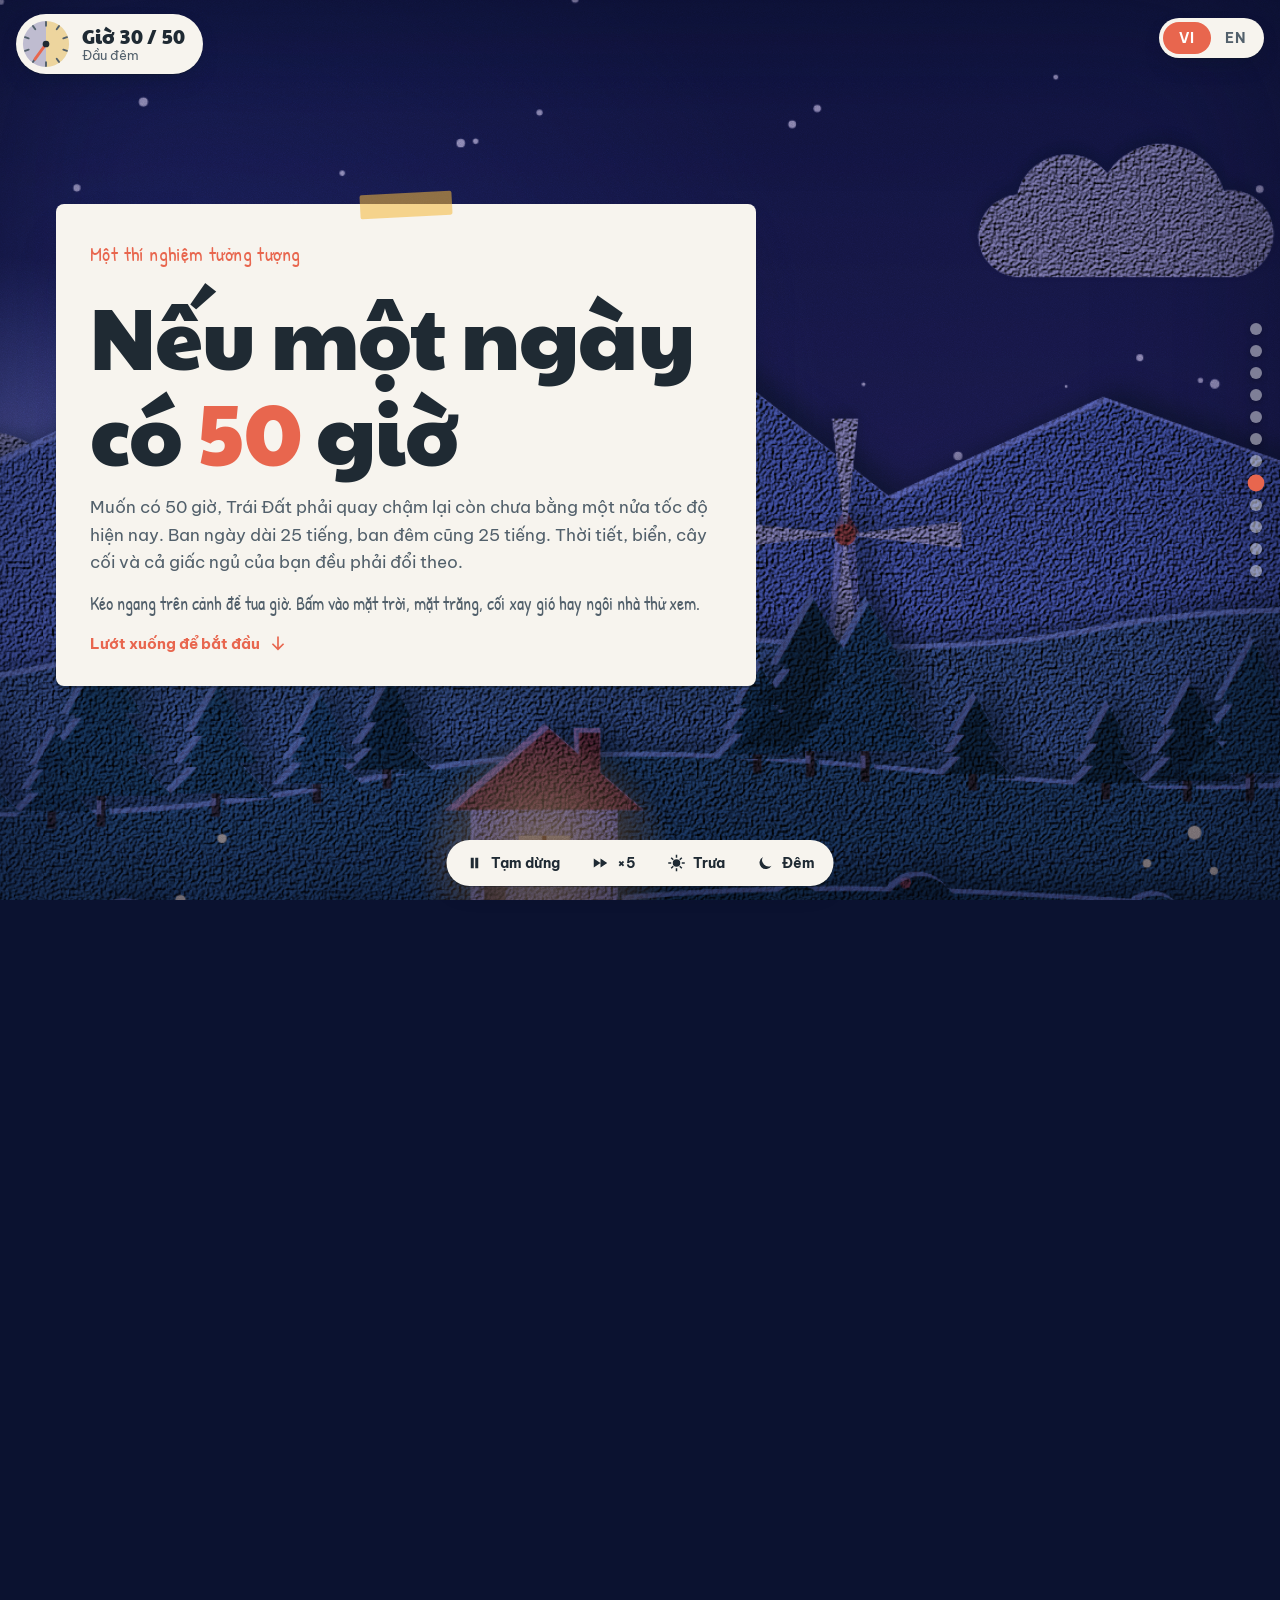
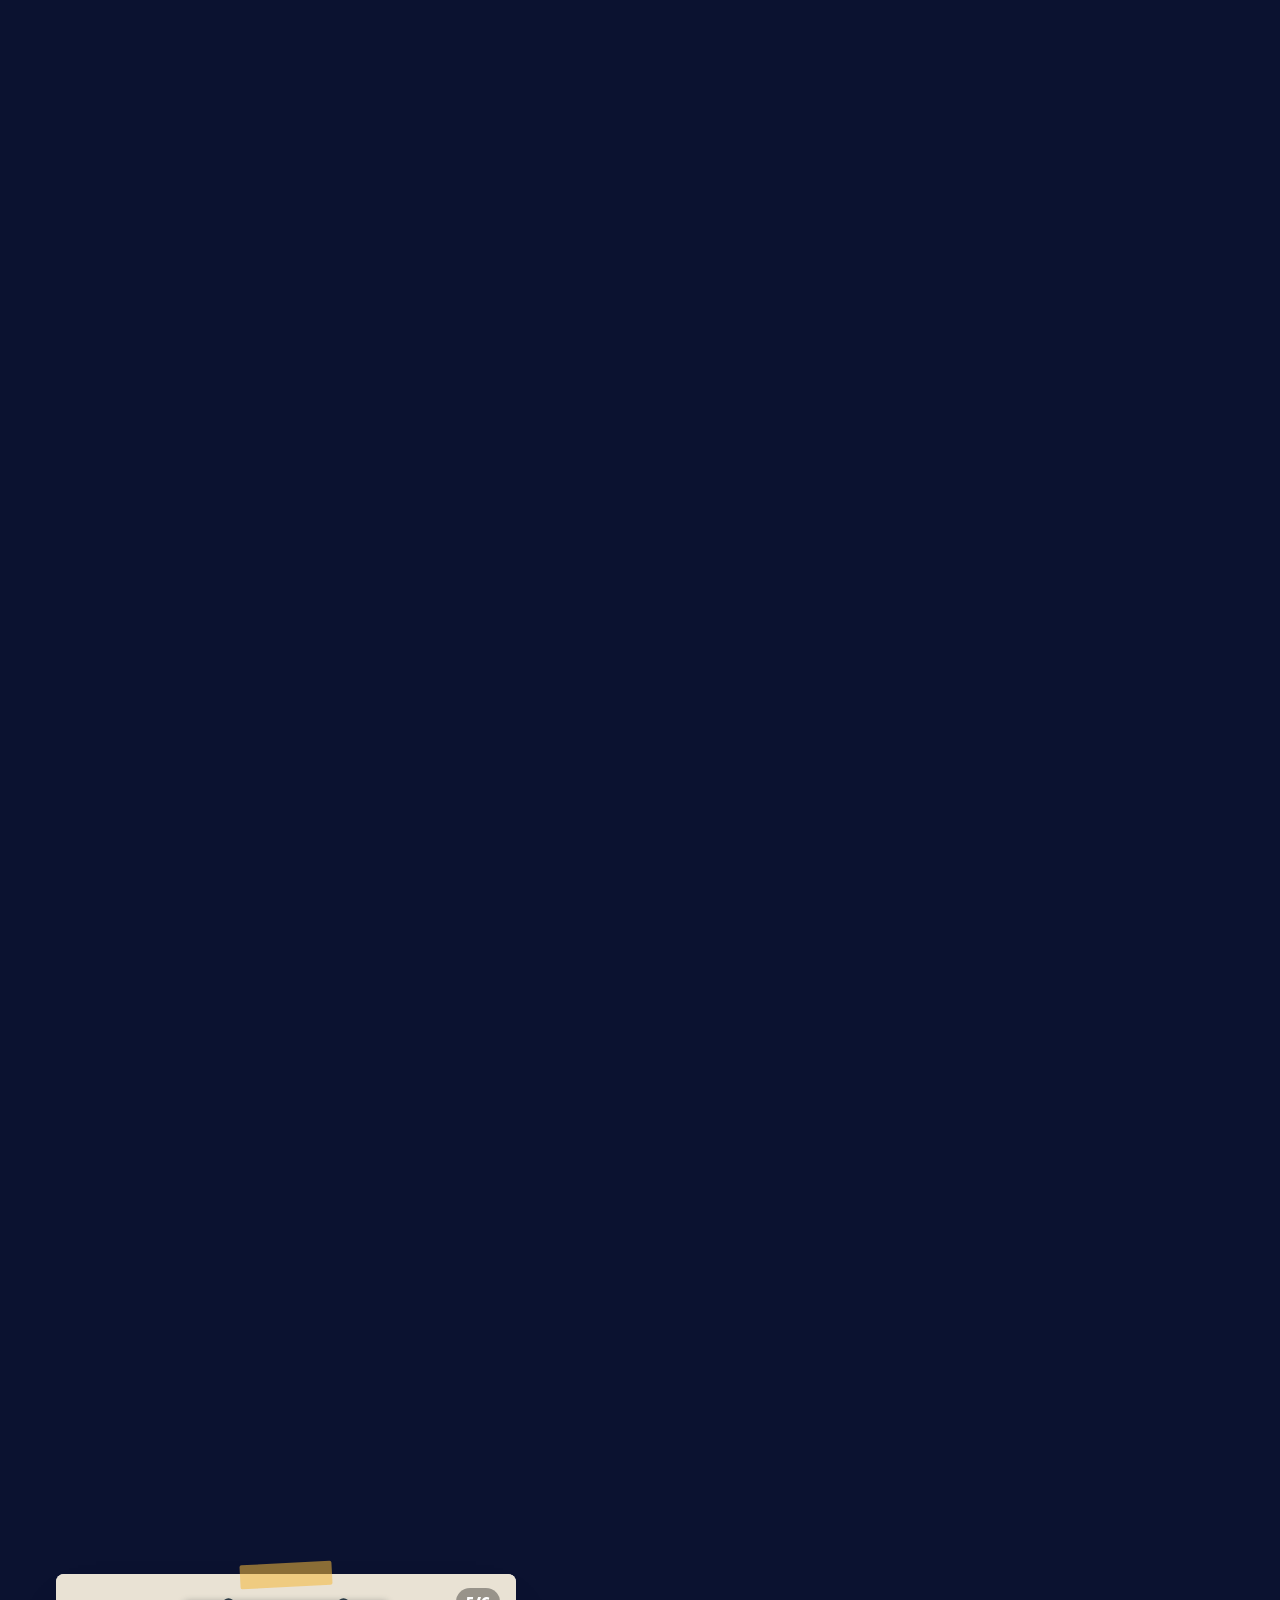
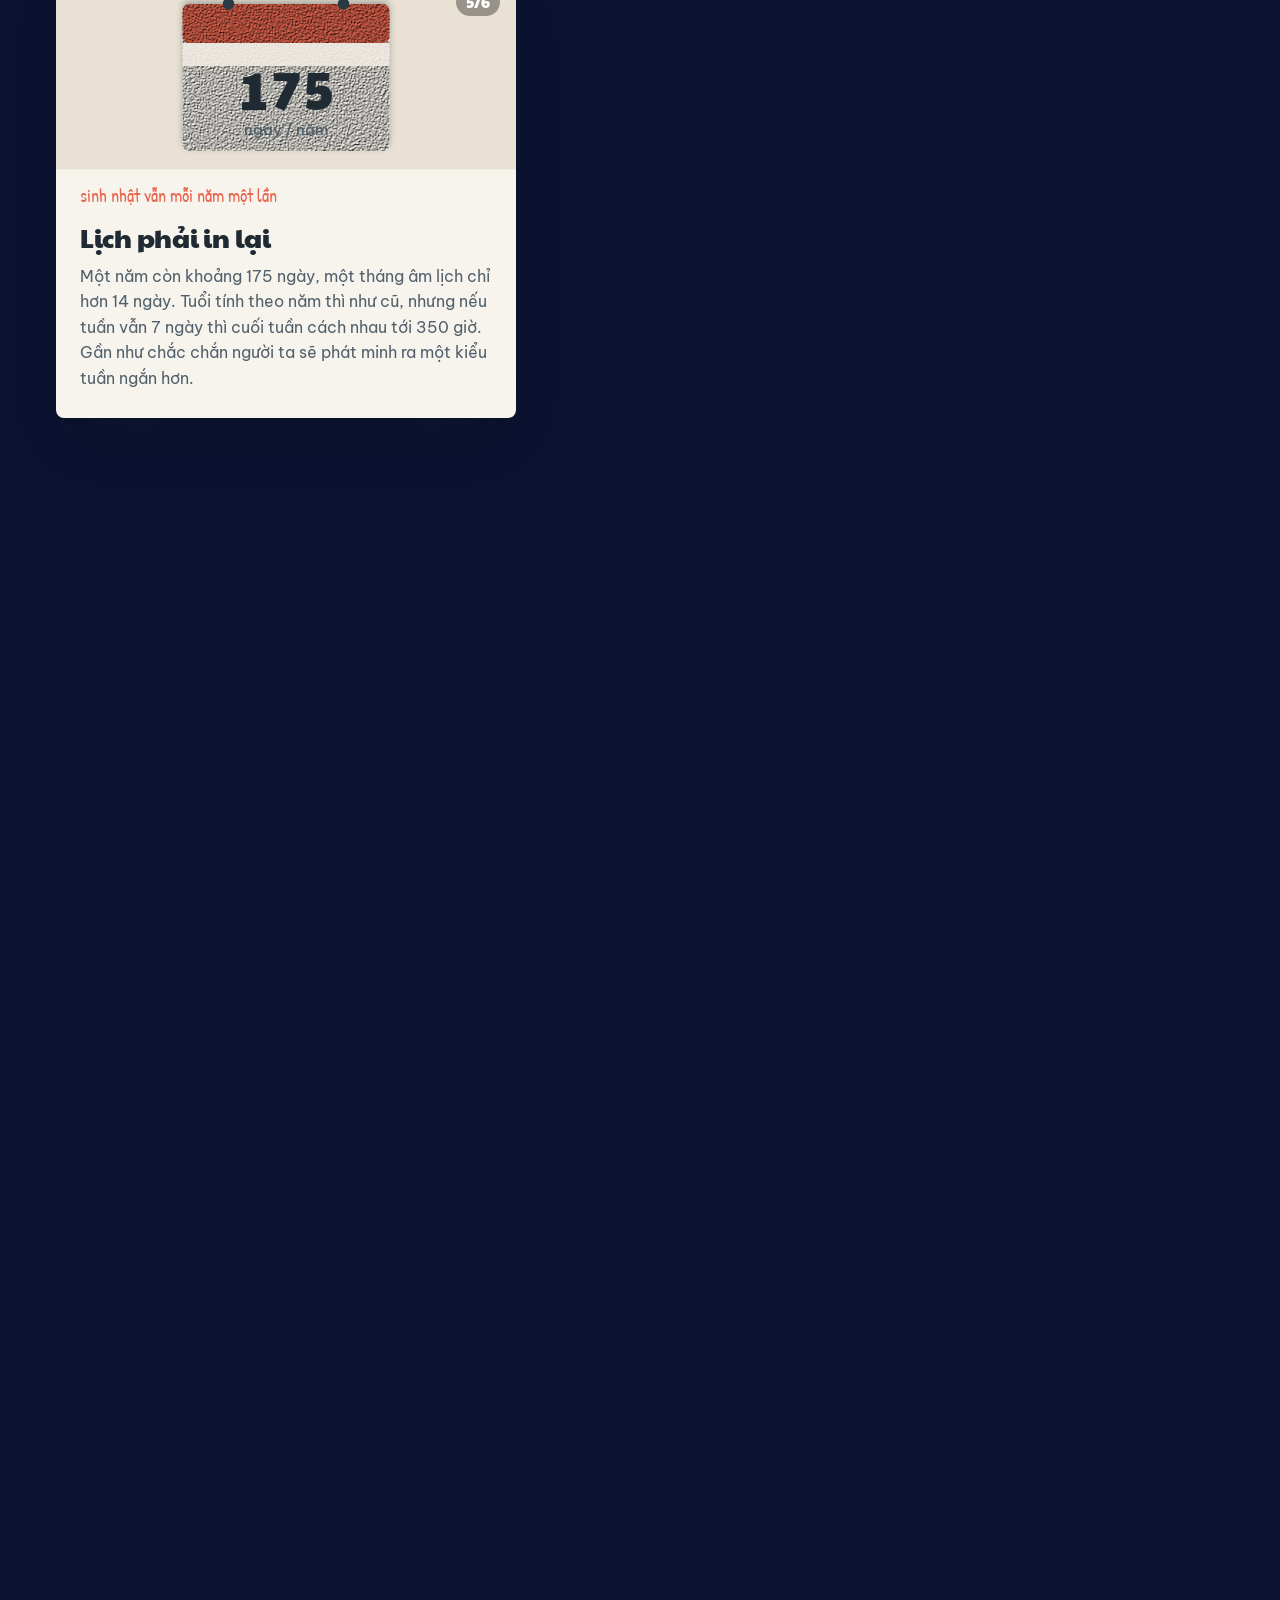
<file: ngay-50-gio/index.html>
<!doctype html>
<html lang="vi">
<head>
<meta charset="utf-8">
<meta name="viewport" content="width=device-width, initial-scale=1, viewport-fit=cover">
<meta name="robots" content="noindex, nofollow">
<meta name="description" content="Nếu một ngày có 50 giờ thì điều gì sẽ xảy ra? Giải thích bằng cảnh cắt giấy tương tác. What if a day lasted 50 hours, in interactive paper cut-outs.">
<title>Ngày 50 giờ</title>
<link rel="preconnect" href="https://fonts.googleapis.com">
<link rel="preconnect" href="https://fonts.gstatic.com" crossorigin>
<link rel="stylesheet" href="https://fonts.googleapis.com/css2?family=Paytone+One&family=Be+Vietnam+Pro:wght@400;500;700&family=Patrick+Hand&display=swap">
<style>
/* Cảnh giấy cắt phủ kín màn hình và nằm yên phía sau; trang cuộn qua từng "chương".
   Mỗi chương khi lướt tới: cảnh tua giờ và đẩy máy quay, xong mới mở tấm giấy chứa chữ. */
:root {
  --page: #e4ecee;
  --paper: #f7f4ee;
  --ink: #1f2a33;
  --ink-soft: #52606b;
  --sun: #f5b83d;
  --coral: #e8664e;
  --plum: #6b4e8a;
  --tape: rgba(245, 184, 61, .55);
  --shadow: rgba(10, 22, 30, .35);
  --c-sleep: #6b4e8a;
  --c-work: #3f7f78;
  --c-life: #f5b83d;
  --c-free: #e8664e;
  --f-display: "Paytone One", "Arial Rounded MT Bold", system-ui, sans-serif;
  --f-body: "Be Vietnam Pro", system-ui, -apple-system, "Segoe UI", sans-serif;
  --f-hand: "Patrick Hand", "Comic Sans MS", cursive;
}
@media (prefers-color-scheme: dark) {
  :root:not([data-theme="light"]) {
    --page: #141a2c; --paper: #232b45; --ink: #eef0f5; --ink-soft: #a9b1c6;
    --sun: #f2c35a; --coral: #f07f69; --plum: #a68bd0; --tape: rgba(242, 195, 90, .35); --shadow: rgba(0,0,0,.6);
    --c-sleep: #a68bd0; --c-work: #4fa59b; --c-life: #f2c35a; --c-free: #f07f69;
    color-scheme: dark;
  }
}
:root[data-theme="dark"] {
  --page: #141a2c; --paper: #232b45; --ink: #eef0f5; --ink-soft: #a9b1c6;
  --sun: #f2c35a; --coral: #f07f69; --plum: #a68bd0; --tape: rgba(242, 195, 90, .35); --shadow: rgba(0,0,0,.6);
  --c-sleep: #a68bd0; --c-work: #4fa59b; --c-life: #f2c35a; --c-free: #f07f69;
  color-scheme: dark;
}

* { box-sizing: border-box; }
html { scroll-behavior: smooth; }
body {
  margin: 0;
  background: #0b1230;
  color: var(--ink);
  font-family: var(--f-body);
  font-size: 17px;
  line-height: 1.6;
  overflow-x: hidden;
}
h1, h2, h3 { font-family: var(--f-display); font-weight: 400; line-height: 1.12; text-wrap: balance; margin: 0; letter-spacing: -.01em; }
p { margin: 0; }
.eyebrow { font-family: var(--f-hand); font-size: 20px; color: var(--coral); letter-spacing: .02em; }
.lead { color: var(--ink-soft); max-width: 62ch; }
.chip { background: var(--paper); border-radius: 999px; box-shadow: 0 1px 0 var(--shadow), 0 10px 24px -10px var(--shadow); }

/* ================= CẢNH NỀN ================= */
.scene { position: fixed; inset: 0; z-index: 0; overflow: hidden; isolation: isolate; background: #0b1230; }
.scrub { position: absolute; inset: 0; cursor: grab; touch-action: pan-y; }
.scrub.drag { cursor: grabbing; }
.cam { position: absolute; inset: 0; pointer-events: none; transform-origin: 50% 50%; transition: transform 2.2s cubic-bezier(.6, .05, .25, 1); will-change: transform; }
.plane { position: absolute; inset: -4%; pointer-events: none; will-change: transform; }
.plane > svg { display: block; width: 100%; height: 100%; pointer-events: none; animation: rise 1.2s cubic-bezier(.2,.8,.2,1) backwards; }
.plane:nth-child(1) > svg { animation: none; }
.plane:nth-child(2) > svg { animation-delay: .1s; } .plane:nth-child(3) > svg { animation-delay: .2s; }
.plane:nth-child(4) > svg { animation-delay: .3s; } .plane:nth-child(5) > svg { animation-delay: .3s; }
.plane:nth-child(6) > svg { animation-delay: .42s; } .plane:nth-child(7) > svg { animation-delay: .5s; }
.plane:nth-child(8) > svg { animation-delay: .6s; } .plane:nth-child(9) > svg { animation-delay: .6s; }
@keyframes rise { from { transform: translateY(22%); } to { transform: none; } }
.hit { pointer-events: auto; cursor: pointer; }
.hit:hover { filter: brightness(1.12); }
.tint { position: absolute; inset: 0; mix-blend-mode: multiply; pointer-events: none; }
.glare { position: absolute; inset: 0; pointer-events: none; mix-blend-mode: soft-light; }
.grain {
  position: absolute; inset: 0; pointer-events: none; opacity: .35; mix-blend-mode: overlay;
  background-image: url("data:image/svg+xml,%3Csvg xmlns='http://www.w3.org/2000/svg' width='160' height='160'%3E%3Cfilter id='g'%3E%3CfeTurbulence type='fractalNoise' baseFrequency='1.2' numOctaves='2' stitchTiles='stitch'/%3E%3CfeColorMatrix type='saturate' values='0'/%3E%3C/filter%3E%3Crect width='100%25' height='100%25' filter='url(%23g)'/%3E%3C/svg%3E");
}
.vignette { position: absolute; inset: 0; pointer-events: none; box-shadow: inset 0 0 160px rgba(8, 12, 32, .5); }

/* hoạt cảnh nhỏ trong cảnh */
.twinkle { animation: twinkle 3s ease-in-out infinite; }
@keyframes twinkle { 0%,100% { opacity: 1; } 50% { opacity: .25; } }
.rays { transform-box: fill-box; transform-origin: center; animation: spin 40s linear infinite; }
@keyframes spin { to { transform: rotate(360deg); } }
.blades { transform-box: view-box; transform-origin: 740px 268px; animation: spin 9s linear infinite; }
.rolling .blades, .blades.boost { animation-duration: 1.2s; }
.drift { animation: drift 70s ease-in-out infinite alternate; }
.drift.slow { animation-duration: 110s; animation-direction: alternate-reverse; }
@keyframes drift { from { transform: translateX(-80px); } to { transform: translateX(120px); } }
.flock { animation: fly 34s linear infinite; }
@keyframes fly { from { transform: translate(-160px, 40px); } to { transform: translate(1360px, -30px); } }
.wing { transform-box: fill-box; transform-origin: center; animation: flap .55s ease-in-out infinite alternate; }
@keyframes flap { from { transform: scaleY(1); } to { transform: scaleY(-.6); } }
.smoke circle { transform-box: fill-box; transform-origin: center; animation: smoke 6s ease-out infinite; opacity: 0; }
.smoke.burst circle { animation-duration: 1.6s; }
@keyframes smoke { 0% { transform: translate(0,0) scale(.4); opacity: 0; } 15% { opacity: .75; } 100% { transform: translate(34px,-110px) scale(2.2); opacity: 0; } }
.fly { transform-box: fill-box; animation: firefly 7s ease-in-out infinite alternate; }
@keyframes firefly { 0% { transform: translate(0,0); opacity: .2; } 50% { opacity: 1; } 100% { transform: translate(26px,-22px); opacity: .3; } }
.meteor { animation: meteor 11s linear infinite; opacity: 0; }
@keyframes meteor { 0%, 86% { transform: translate(0,0); opacity: 0; } 88% { opacity: 1; } 96% { transform: translate(-260px, 140px); opacity: 0; } 100% { opacity: 0; } }

/* ================= LỚP ĐIỀU KHIỂN CỐ ĐỊNH ================= */
.hud {
  position: fixed; z-index: 40; top: calc(14px + env(safe-area-inset-top, 0px)); left: max(16px, env(safe-area-inset-left, 0px));
  display: flex; align-items: center; gap: 12px; padding: 6px 18px 6px 6px; font-variant-numeric: tabular-nums;
}
.hud svg { width: 48px; height: 48px; flex: none; }
.hud b { display: block; font-family: var(--f-display); font-weight: 400; font-size: 20px; line-height: 1.1; }
.hud span { display: block; font-size: 13px; color: var(--ink-soft); line-height: 1.3; }
.hud.flip { animation: flip .5s ease; }
@keyframes flip { 50% { transform: perspective(300px) rotateX(-70deg); } }
.lang {
  position: fixed; z-index: 40; top: calc(18px + env(safe-area-inset-top, 0px)); right: max(16px, env(safe-area-inset-right, 0px));
  display: grid; grid-template-columns: 1fr 1fr; padding: 4px;
}
.lang button { position: relative; z-index: 1; background: none; box-shadow: none; padding: 7px 14px; min-width: 48px; font: 700 14px var(--f-body); letter-spacing: .06em; color: var(--ink-soft); transition: color .3s; }
.lang button[aria-pressed="true"] { color: #fff; }
.lang button:hover { transform: none; box-shadow: none; }
.lang .knob { position: absolute; top: 4px; bottom: 4px; left: 4px; width: calc(50% - 4px); border-radius: 999px; background: var(--coral); transition: transform .45s cubic-bezier(.7, -0.4, .3, 1.4); }
.lang[data-lang="en"] .knob { transform: translateX(100%); }

.dock {
  position: fixed; z-index: 40; left: 50%; transform: translateX(-50%);
  bottom: calc(14px + env(safe-area-inset-bottom, 0px)); display: flex; gap: 4px; padding: 5px;
}
.dock button { display: flex; align-items: center; gap: 7px; padding: 9px 14px; background: none; box-shadow: none; font-size: 14px; font-weight: 700; white-space: nowrap; }
.dock button:hover { background: var(--page); transform: none; box-shadow: none; }
.dock button[aria-pressed="true"] { background: var(--coral); color: #fff; }
.dock svg { width: 18px; height: 18px; fill: currentColor; flex: none; }

.rail { position: fixed; z-index: 40; right: max(18px, env(safe-area-inset-right, 0px)); top: 50%; transform: translateY(-50%); display: grid; gap: 10px; }
.rail button { width: 12px; height: 12px; padding: 0; border-radius: 50%; background: rgba(255,255,255,.45); box-shadow: 0 2px 6px rgba(0,0,0,.25); transition: transform .3s, background-color .3s; }
.rail button.on { background: var(--coral); transform: scale(1.4); }
.rail button:hover { transform: scale(1.4); }

button {
  font: 500 15px var(--f-body); color: var(--ink); background: var(--paper); border: 0; cursor: pointer;
  padding: 10px 18px; border-radius: 999px; box-shadow: 0 1px 0 var(--shadow), 0 6px 14px -8px var(--shadow);
  transition: transform .2s, box-shadow .2s, background-color .2s, color .2s;
}
button:hover { transform: translateY(-2px); }
button:active { transform: scale(.96); }
button:focus-visible, input:focus-visible, a:focus-visible { outline: 3px solid var(--coral); outline-offset: 3px; }

/* ================= CÁC CHƯƠNG ================= */
.wrap {
  position: relative; z-index: 10; pointer-events: none; max-width: 1200px; margin: 0 auto;
  padding-left: max(16px, env(safe-area-inset-left, 0px)); padding-right: max(16px, env(safe-area-inset-right, 0px));
}
.ch { min-height: 100vh; min-height: 100dvh; display: flex; align-items: center; padding-block: 110px 120px; }
.ch.l { justify-content: flex-start; } .ch.r { justify-content: flex-end; } .ch.c { justify-content: center; }
.ch.short { min-height: 80vh; min-height: 80dvh; }

/* tấm giấy chứa chữ: mở ra như một vạt giấy lật xuống */
.card {
  position: relative; pointer-events: auto; background: var(--paper); border-radius: 8px;
  box-shadow: 0 2px 0 var(--shadow), 0 26px 50px -22px var(--shadow);
  transform-origin: 50% 0; transition: opacity .7s ease, transform 1s cubic-bezier(.2,.8,.2,1);
}
.card::before {
  content: ""; position: absolute; top: -11px; left: 50%; width: 92px; height: 24px; z-index: 2;
  transform: translateX(-50%) rotate(-3deg); background: var(--tape); border-radius: 2px;
}
.card > * { transition: opacity .55s ease, transform .7s cubic-bezier(.2,.8,.2,1); transition-delay: calc(.35s + var(--i, 0) * 90ms); }
.card.pending { opacity: 0; transform: perspective(1000px) rotateX(-32deg) translateY(50px) scale(.95); }
.card.pending > * { opacity: 0; transform: translateY(18px); }

/* đổi ngôn ngữ: chữ cụp lại rồi mở ra */
[data-i], [data-ih] { transform-origin: 50% 100%; }
.swapping [data-i], .swapping [data-ih] { opacity: 0 !important; transform: perspective(400px) rotateX(70deg) !important; filter: blur(2px); transition: opacity .2s, transform .2s, filter .2s !important; transition-delay: 0s !important; }
span[data-i], label[data-i], a[data-i] { display: inline-block; }

.hero-card { max-width: 700px; padding: 34px 34px 30px; display: grid; gap: 16px; }
.hero-card h1 { font-size: clamp(40px, 7vw, 86px); }
.num { color: var(--coral); display: inline-block; animation: wobble 4s ease-in-out infinite; }
@keyframes wobble { 0%,100% { transform: rotate(-3deg); } 50% { transform: rotate(4deg) translateY(-3px); } }
.hint { font-family: var(--f-hand); font-size: 18px; color: var(--ink-soft); line-height: 1.35; }
.cue { display: inline-flex; align-items: center; gap: 8px; font-weight: 700; color: var(--coral); font-size: 15px; text-decoration: none; }
.cue svg { width: 20px; height: 20px; fill: currentColor; animation: cue 1.6s ease-in-out infinite; }
@keyframes cue { 50% { transform: translateY(6px); } }

.sec-card { max-width: 560px; padding: 30px; display: grid; gap: 12px; }
.sec-card h2, .big-h { font-size: clamp(30px, 5vw, 50px); }

/* thanh kéo */
.lab { max-width: 820px; width: 100%; padding: 30px; display: grid; gap: 24px; }
.lab-top { display: flex; flex-wrap: wrap; gap: 16px 28px; align-items: end; justify-content: space-between; }
.lab-top label { font-weight: 700; }
.big { font-family: var(--f-display); font-size: clamp(48px, 9vw, 80px); line-height: 1; color: var(--coral); font-variant-numeric: tabular-nums; }
.big small { font-size: .35em; color: var(--ink-soft); font-family: var(--f-body); font-weight: 500; }
.earth-row { display: flex; gap: 22px; align-items: center; }
.earth { width: 84px; height: 84px; flex: none; filter: drop-shadow(0 6px 8px var(--shadow)); }
.earth .spin { transform-box: view-box; transform-origin: 50px 50px; animation: spin var(--spin, 4s) linear infinite; }
input[type=range] { width: 100%; accent-color: var(--coral); height: 32px; }
.scale { display: flex; justify-content: space-between; font-size: 13px; color: var(--ink-soft); margin-top: -6px; }
.stats { display: grid; grid-template-columns: repeat(auto-fit, minmax(200px, 1fr)); gap: 14px; }
.stat { background: var(--page); border-radius: 6px; padding: 14px 16px; display: grid; gap: 4px; align-content: start; }
.stat .v { font-family: var(--f-display); font-size: 28px; line-height: 1.15; font-variant-numeric: tabular-nums; display: inline-block; transform-origin: left bottom; }
.stat .v.bump { animation: bump .35s ease; }
@keyframes bump { 40% { transform: scale(1.08) rotate(-1.5deg); color: var(--coral); } }
.stat .k { font-size: 14px; color: var(--ink-soft); }
.stat .now { color: var(--ink-soft); font-family: var(--f-hand); font-size: 16px; }

/* thẻ hệ quả */
.effect { max-width: 460px; width: 100%; padding: 0 0 26px; display: grid; gap: 12px; align-content: start; }
.effect svg { display: block; width: 100%; height: auto; border-radius: 8px 8px 0 0; }
.effect h3 { font-size: 26px; padding: 0 24px; }
.effect p { padding: 0 24px; color: var(--ink-soft); font-size: 16px; }
.effect .tag { font-family: var(--f-hand); font-size: 18px; color: var(--coral); }
.effect .count { position: absolute; top: 14px; right: 16px; font-family: var(--f-display); font-size: 15px; color: #fff; background: rgba(0,0,0,.35); padding: 2px 10px; border-radius: 999px; }
.e-rays { transform-box: fill-box; transform-origin: center; animation: spin 14s linear infinite; }
.e-bob { animation: bob 3s ease-in-out infinite; }
@keyframes bob { 50% { transform: translateY(-6px); } }
.e-vortex { transform-box: view-box; transform-origin: 200px 85px; animation: spin 5s linear infinite reverse; }
.e-up { animation: up 1.8s ease-in-out infinite; } .e-down { animation: down 1.8s ease-in-out infinite; }
@keyframes up { 50% { transform: translateY(-8px); } } @keyframes down { 50% { transform: translateY(8px); } }
.e-wave { animation: wave 3s ease-in-out infinite; }
@keyframes wave { 50% { transform: translateX(-14px); } }
.e-z text { animation: zz 3s ease-in-out infinite; } .e-z text:nth-child(2) { animation-delay: .4s; } .e-z text:nth-child(3) { animation-delay: .8s; }
@keyframes zz { 0% { opacity: 0; transform: translateY(10px); } 30% { opacity: 1; } 100% { opacity: 0; transform: translateY(-14px); } }
.e-breath { transform-box: fill-box; transform-origin: bottom; animation: breath 4s ease-in-out infinite; }
@keyframes breath { 50% { transform: scaleY(1.04); } }
.e-sway { transform-box: view-box; transform-origin: 200px 142px; animation: sway 4s ease-in-out infinite; }
@keyframes sway { 0%,100% { transform: rotate(-4deg); } 50% { transform: rotate(4deg); } }
.e-page { transform-box: fill-box; transform-origin: top; animation: page 5s ease-in-out infinite; }
@keyframes page { 0%, 60%, 100% { transform: perspective(300px) rotateX(0); } 75% { transform: perspective(300px) rotateX(-75deg); } }

/* lịch 50 giờ */
.strip-card { max-width: 1040px; width: 100%; padding: 30px; display: grid; gap: 18px; }
.strip-wrap { overflow-x: auto; padding: 10px 0 6px; }
.strip { display: grid; grid-template-columns: repeat(50, minmax(12px, 1fr)); gap: 3px; min-width: 640px; }
.strip .h { height: 54px; border-radius: 3px; box-shadow: 0 3px 5px -3px var(--shadow); transition: transform .25s; transform-origin: bottom; cursor: pointer; }
.strip .h.night { margin-top: 10px; height: 44px; }
.strip .h:hover { transform: translateY(-3px); }
.strip .h.on { transform: translateY(-8px) scaleY(1.1); box-shadow: 0 8px 10px -4px var(--shadow); }
.ticks { display: grid; grid-template-columns: repeat(50, minmax(12px, 1fr)); gap: 3px; min-width: 640px; font-size: 11px; color: var(--ink-soft); font-variant-numeric: tabular-nums; }
.daynight { display: grid; grid-template-columns: 1fr 1fr; min-width: 640px; font-family: var(--f-hand); font-size: 17px; color: var(--ink-soft); }
.legend { display: flex; flex-wrap: wrap; gap: 10px 22px; font-size: 15px; }
.legend i { display: inline-block; width: 14px; height: 14px; border-radius: 3px; margin-right: 8px; vertical-align: -2px; }
.agenda { display: grid; grid-template-columns: repeat(auto-fit, minmax(230px, 1fr)); gap: 6px 24px; font-size: 15px; }
.agenda button { display: flex; gap: 10px; align-items: baseline; text-align: left; padding: 5px 8px; border-radius: 5px; background: none; box-shadow: none; font-size: 15px; }
.agenda button:hover { background: var(--page); transform: none; }
.agenda button.on { background: var(--page); color: var(--coral); }
.agenda b { font-variant-numeric: tabular-nums; white-space: nowrap; min-width: 62px; color: var(--ink); }

/* có thật không */
.real { display: grid; grid-template-columns: minmax(0, 1.15fr) minmax(0, 1fr); gap: 28px; align-items: center; width: 100%; }
.real .sec-card { max-width: none; }
.timeline { padding: 28px; display: grid; gap: 14px; }
.tl-row { display: grid; grid-template-columns: 130px 1fr; gap: 14px; align-items: center; font-size: 15px; }
.tl-row .bar { height: 22px; border-radius: 3px; background: var(--c-work); display: flex; align-items: center; justify-content: flex-end; padding-right: 8px; color: #fff; font-size: 13px; font-weight: 700; transform-origin: left; transition: transform 1.2s cubic-bezier(.2,.8,.2,1) .6s; }
.card.pending .tl-row .bar { transform: scaleX(.05); }
.tl-row .bar.hi { background: var(--coral); } .tl-row .bar.lo { background: var(--plum); }
.tl-row span { color: var(--ink-soft); }
.src { font-size: 14px; color: var(--ink-soft); display: grid; gap: 4px; }
.src a { color: inherit; }
.end-card { padding: 22px 28px; font-family: var(--f-hand); font-size: 20px; color: var(--ink-soft); text-align: center; }

@media (max-width: 760px) {
  .rail { display: none; }
  .real { grid-template-columns: 1fr; }
  .hero-card, .sec-card, .lab, .strip-card { padding: 24px 20px; }
  .tl-row { grid-template-columns: 100px 1fr; }
  .ch { padding-block: 96px 110px; }
  .dock button { padding: 9px 11px; }
  .hud { padding-right: 14px; }
  .hud b { font-size: 17px; }
}
@media (max-width: 420px) { .dock .lbl-x { display: none; } }
@media (prefers-reduced-motion: reduce) {
  html { scroll-behavior: auto; }
  *, *::before, *::after { transition: none !important; animation: none !important; }
}
</style>
</head>
<body>

<!-- bộ lọc dùng chung: vân giấy được chiếu sáng theo hướng mặt trời -->
<svg width="0" height="0" style="position:absolute" aria-hidden="true">
  <defs>
    <filter id="paper" x="-4%" y="-12%" width="108%" height="124%" color-interpolation-filters="sRGB">
      <feTurbulence type="fractalNoise" baseFrequency=".75" numOctaves="3" seed="7" result="noise"/>
      <feDiffuseLighting in="noise" surfaceScale="2.2" diffuseConstant="1.05" lighting-color="#ffffff" result="lit" id="litNode">
        <feDistantLight id="dl" azimuth="235" elevation="40"/>
      </feDiffuseLighting>
      <feComposite in="lit" in2="SourceAlpha" operator="in" result="litA"/>
      <feBlend in="SourceGraphic" in2="litA" mode="multiply" result="tex"/>
      <feOffset in="SourceAlpha" id="rimOff" dx="2" dy="2" result="off"/>
      <feComposite in="SourceAlpha" in2="off" operator="out" result="rim"/>
      <feFlood id="rimCol" flood-color="#fff3cf" flood-opacity=".8"/>
      <feComposite in2="rim" operator="in" result="rimC"/>
      <feGaussianBlur in="SourceAlpha" id="shBlur" stdDeviation="5"/>
      <feOffset id="shOff" dx="-6" dy="-5" result="sh"/>
      <feFlood id="shCol" flood-color="#0a1a22" flood-opacity=".38"/>
      <feComposite in2="sh" operator="in" result="shC"/>
      <feMerge><feMergeNode in="shC"/><feMergeNode in="tex"/><feMergeNode in="rimC"/></feMerge>
    </filter>
    <filter id="paperS" x="-4%" y="-15%" width="108%" height="130%" color-interpolation-filters="sRGB">
      <feTurbulence type="fractalNoise" baseFrequency=".8" numOctaves="3" seed="2" result="noise"/>
      <feDiffuseLighting in="noise" surfaceScale="1.8" lighting-color="#ffffff" result="lit"><feDistantLight azimuth="235" elevation="45"/></feDiffuseLighting>
      <feComposite in="lit" in2="SourceAlpha" operator="in" result="litA"/>
      <feBlend in="SourceGraphic" in2="litA" mode="multiply" result="tex"/>
      <feGaussianBlur in="SourceAlpha" stdDeviation="3"/>
      <feOffset dx="0" dy="-3" result="sh"/>
      <feFlood flood-color="#0a1a22" flood-opacity=".3"/>
      <feComposite in2="sh" operator="in" result="shC"/>
      <feMerge><feMergeNode in="shC"/><feMergeNode in="tex"/></feMerge>
    </filter>
    <radialGradient id="sunGlow"><stop offset="0" stop-color="#fff2b8" stop-opacity=".9"/><stop offset=".45" stop-color="#ffd36b" stop-opacity=".35"/><stop offset="1" stop-color="#ffb347" stop-opacity="0"/></radialGradient>
    <radialGradient id="moonGlow"><stop offset="0" stop-color="#e8eeff" stop-opacity=".6"/><stop offset="1" stop-color="#9fb4ff" stop-opacity="0"/></radialGradient>
    <radialGradient id="winGlow"><stop offset="0" stop-color="#ffd57a" stop-opacity=".9"/><stop offset="1" stop-color="#ffb347" stop-opacity="0"/></radialGradient>
    <linearGradient id="skyG" x1="0" y1="0" x2="0" y2="1">
      <stop id="skyTop" offset="0" stop-color="#5aa6d6"/><stop id="skyBot" offset="1" stop-color="#cfe8ef"/>
    </linearGradient>
  </defs>
</svg>

<!-- CẢNH NỀN -->
<div class="scene" id="scene" role="img" aria-label="Cảnh đồi núi bằng giấy cắt, mặt trời và mặt trăng đi qua một ngày 50 giờ">
  <div class="scrub" id="scrub"></div>
  <div class="cam" id="cam">
    <!-- 0. bầu trời -->
    <div class="plane" data-depth=".15">
      <svg viewBox="0 0 1200 520" preserveAspectRatio="xMidYMid slice">
        <rect width="1200" height="520" fill="url(#skyG)"/>
        <g id="stars" opacity="0" fill="#fff8e0"></g>
        <line class="meteor" id="meteor" x1="980" y1="60" x2="1040" y2="28" stroke="#fff8e0" stroke-width="2.5" stroke-linecap="round"/>
        <g id="sun">
          <circle r="190" fill="url(#sunGlow)"/>
          <g class="rays" fill="#ffd56b" opacity=".55">
            <path d="M0 -96 L8 -70 L-8 -70Z M0 96 L8 70 L-8 70Z M-96 0 L-70 8 L-70 -8Z M96 0 L70 8 L70 -8Z M68 -68 L56 -44 L44 -56Z M-68 68 L-56 44 L-44 56Z M-68 -68 L-44 -56 L-56 -44Z M68 68 L44 56 L56 44Z"/>
          </g>
          <circle r="52" id="sunDisc" class="hit" fill="#ffc94d" filter="url(#paperS)"/>
        </g>
        <g id="moon" opacity="0">
          <circle r="120" fill="url(#moonGlow)"/>
          <g class="hit" id="moonHit">
            <circle r="38" fill="#f4efe2" filter="url(#paperS)"/>
            <circle r="7" cx="-10" cy="-8" fill="#d9d2c0"/><circle r="5" cx="12" cy="10" fill="#d9d2c0"/><circle r="4" cx="8" cy="-16" fill="#d9d2c0"/>
          </g>
        </g>
      </svg>
    </div>
    <!-- 1. núi xa -->
    <div class="plane" data-depth=".3">
      <svg viewBox="0 0 1200 520" preserveAspectRatio="xMidYMid slice">
        <g filter="url(#paper)">
          <path fill="#a9c6d6" d="M-60 300 L90 232 L150 262 L250 168 L330 240 L420 198 L520 262 L640 156 L760 250 L860 204 L960 240 L1060 176 L1260 252 V560 H-60Z"/>
        </g>
        <g filter="url(#paper)" fill="#f6f2e8">
          <path d="M250 168 L224 192 L238 188 L250 200 L262 186 L278 194Z"/>
          <path d="M640 156 L612 184 L628 180 L642 194 L654 178 L672 188Z"/>
          <path d="M1060 176 L1036 198 L1050 196 L1062 206 L1074 194 L1088 200Z"/>
        </g>
      </svg>
    </div>
    <!-- 2. mây -->
    <div class="plane" data-depth=".42">
      <svg viewBox="0 0 1200 520" preserveAspectRatio="xMidYMid slice">
        <g class="drift" filter="url(#paperS)" fill="#fbf8f2" opacity=".95">
          <path d="M150 150 a28 28 0 0 1 50 -14 a34 34 0 0 1 62 8 a24 24 0 0 1 8 46 h-118 a20 20 0 0 1 -2 -40z"/>
          <path d="M820 110 a24 24 0 0 1 42 -10 a30 30 0 0 1 54 8 a20 20 0 0 1 6 40 h-100 a18 18 0 0 1 -2 -38z"/>
        </g>
        <g class="drift slow" filter="url(#paperS)" fill="#f1ece3" opacity=".85">
          <path d="M480 200 a20 20 0 0 1 36 -8 a26 26 0 0 1 46 6 a16 16 0 0 1 4 32 h-84 a14 14 0 0 1 -2 -30z"/>
          <path d="M1020 216 a18 18 0 0 1 32 -8 a22 22 0 0 1 40 6 a14 14 0 0 1 4 28 h-74 a12 12 0 0 1 -2 -26z"/>
        </g>
      </svg>
    </div>
    <!-- 3. đồi giữa + tháp cối xay -->
    <div class="plane" data-depth=".55">
      <svg viewBox="0 0 1200 520" preserveAspectRatio="xMidYMid slice">
        <g filter="url(#paper)">
          <path fill="#7fb3a8" d="M-60 352 C120 318 260 362 400 320 C560 274 700 342 860 310 C1000 284 1100 332 1260 300 V560 H-60Z"/>
          <path fill="#f2ece0" d="M731 334 L736 266 L744 266 L749 334Z"/>
          <path fill="#e8664e" d="M733 268 L740 256 L747 268Z"/>
        </g>
      </svg>
    </div>
    <div class="plane" data-depth=".55">
      <svg viewBox="0 0 1200 520" preserveAspectRatio="xMidYMid slice">
        <g class="blades hit" id="blades" filter="url(#paperS)" fill="#fbf8f2">
          <path d="M740 268 L734 214 L746 214Z"/><path d="M740 268 L794 262 L794 274Z"/>
          <path d="M740 268 L746 322 L734 322Z"/><path d="M740 268 L686 274 L686 262Z"/>
          <circle cx="740" cy="268" r="5" fill="#e8664e"/>
        </g>
      </svg>
    </div>
    <!-- 4. đồi rừng thông -->
    <div class="plane" data-depth=".75">
      <svg viewBox="0 0 1200 520" preserveAspectRatio="xMidYMid slice">
        <g filter="url(#paper)" id="forest">
          <path id="l3path" fill="#4b8f83" d="M-60 410 C180 368 320 422 520 380 C700 344 860 412 1040 370 C1120 352 1170 366 1260 360 V560 H-60Z"/>
        </g>
      </svg>
    </div>
    <!-- 5. đàn chim -->
    <div class="plane" data-depth=".65" id="birdsPlane">
      <svg viewBox="0 0 1200 520" preserveAspectRatio="xMidYMid slice">
        <g class="flock" fill="#2a3a44">
          <g transform="translate(0 120)"><path class="wing" d="M0 0 Q8 -8 16 0 Q24 -8 32 0 Q24 -3 16 3 Q8 -3 0 0Z"/></g>
          <g transform="translate(40 100)"><path class="wing" style="animation-delay:.2s" d="M0 0 Q7 -7 14 0 Q21 -7 28 0 Q21 -3 14 3 Q7 -3 0 0Z"/></g>
          <g transform="translate(26 146)"><path class="wing" style="animation-delay:.35s" d="M0 0 Q6 -6 12 0 Q18 -6 24 0 Q18 -2 12 2 Q6 -2 0 0Z"/></g>
        </g>
      </svg>
    </div>
    <!-- 6. đồi gần + nhà -->
    <div class="plane" data-depth="1">
      <svg viewBox="0 0 1200 520" preserveAspectRatio="xMidYMid slice">
        <g filter="url(#paper)" id="front">
          <path id="l4path" fill="#2d6a61" d="M-60 462 C200 428 380 472 600 440 C820 410 1000 472 1260 438 V560 H-60Z"/>
          <g id="house" class="hit">
            <rect x="614" y="358" width="12" height="24" fill="#c9543f"/>
            <rect x="566" y="392" width="68" height="54" fill="#f6f1e6"/>
            <path d="M554 396 L600 356 L646 396Z" fill="#e8664e"/>
            <rect x="588" y="408" width="24" height="22" fill="#3d5f5a"/>
            <rect x="572" y="420" width="10" height="26" fill="#9c6b4e"/>
          </g>
        </g>
      </svg>
    </div>
    <!-- 7. đèn cửa sổ, khói, đom đóm -->
    <div class="plane" data-depth="1">
      <svg viewBox="0 0 1200 520" preserveAspectRatio="xMidYMid slice">
        <g id="winLight" opacity="0">
          <circle cx="600" cy="420" r="60" fill="url(#winGlow)"/>
          <rect x="588" y="408" width="24" height="22" fill="#ffd57a"/>
          <path d="M600 408 V430 M588 419 H612" stroke="#c98a3a" stroke-width="2"/>
        </g>
        <g class="smoke" id="smoke" fill="#e9e4da">
          <circle cx="620" cy="354" r="7"/><circle cx="620" cy="354" r="7" style="animation-delay:2s"/><circle cx="620" cy="354" r="7" style="animation-delay:4s"/>
        </g>
        <g id="flies" opacity="0" fill="#fff0a0"></g>
      </svg>
    </div>
  </div>
  <div class="tint" id="tint"></div>
  <div class="glare" id="glare"></div>
  <div class="grain"></div>
  <div class="vignette"></div>
</div>

<!-- LỚP ĐIỀU KHIỂN CỐ ĐỊNH -->
<div class="hud chip" id="hud" aria-live="polite">
  <svg viewBox="0 0 200 200" aria-hidden="true">
    <circle cx="100" cy="100" r="96" style="fill: var(--page)"/>
    <path d="M100 100 L100 4 A96 96 0 0 1 100 196 Z" style="fill: var(--sun)" opacity=".45"/>
    <path d="M100 100 L100 196 A96 96 0 0 1 100 4 Z" style="fill: var(--plum)" opacity=".3"/>
    <g id="ticks"></g>
    <line id="hand" x1="100" y1="100" x2="100" y2="22" style="stroke: var(--coral)" stroke-width="12" stroke-linecap="round"/>
    <circle cx="100" cy="100" r="14" style="fill: var(--ink)"/>
  </svg>
  <div><b id="hourTxt">Giờ 0 / 50</b><span id="phaseTxt">Bình minh</span></div>
</div>

<div class="lang chip" id="lang" data-lang="vi" role="group" aria-label="Ngôn ngữ / Language">
  <span class="knob" aria-hidden="true"></span>
  <button type="button" data-lang="vi" aria-pressed="true">VI</button>
  <button type="button" data-lang="en" aria-pressed="false">EN</button>
</div>

<nav class="rail" id="rail" aria-label="Chương"></nav>

<div class="dock chip" role="toolbar">
  <button id="playBtn" type="button">
    <svg viewBox="0 0 24 24" aria-hidden="true"><path id="playIco" d="M7 5h4v14H7zM13 5h4v14h-4z"/></svg>
    <span class="lbl-x" id="playLbl">Tạm dừng</span>
  </button>
  <button id="fastBtn" type="button" aria-pressed="false">
    <svg viewBox="0 0 24 24" aria-hidden="true"><path d="M3 6l9 6-9 6zM12 6l9 6-9 6z"/></svg>
    <span>×5</span>
  </button>
  <button id="dayBtn" type="button">
    <svg viewBox="0 0 24 24" aria-hidden="true"><circle cx="12" cy="12" r="5"/><path d="M11 1h2v4h-2zM11 19h2v4h-2zM1 11h4v2H1zM19 11h4v2h-4zM4.2 5.6l1.4-1.4 2.8 2.8-1.4 1.4zM15.6 17l1.4-1.4 2.8 2.8-1.4 1.4zM4.2 18.4l2.8-2.8 1.4 1.4-2.8 2.8zM15.6 7l2.8-2.8 1.4 1.4L17 8.4z"/></svg>
    <span data-i="dNoon">Trưa</span>
  </button>
  <button id="nightBtn" type="button">
    <svg viewBox="0 0 24 24" aria-hidden="true"><path d="M20 15.5A8.5 8.5 0 0 1 8.5 4a8.5 8.5 0 1 0 11.5 11.5z"/></svg>
    <span data-i="dNight">Đêm</span>
  </button>
</div>

<!-- CÁC CHƯƠNG -->
<main class="wrap" id="wrap">

  <section class="ch l" id="ch-hero" data-hour="1" data-speed="1" data-cam="1,.5,.5" data-rl="rHero">
    <div class="card hero-card">
      <p class="eyebrow" data-i="heroEyebrow">Một thí nghiệm tưởng tượng</p>
      <h1 data-ih="heroTitle">Nếu một ngày có <span class="num">50</span> giờ</h1>
      <p class="lead" data-i="heroLead">Muốn có 50 giờ, Trái Đất phải quay chậm lại còn chưa bằng một nửa tốc độ hiện nay. Ban ngày dài 25 tiếng, ban đêm cũng 25 tiếng. Thời tiết, biển, cây cối và cả giấc ngủ của bạn đều phải đổi theo.</p>
      <p class="hint" data-i="hint">Kéo ngang trên cảnh để tua giờ. Bấm vào mặt trời, mặt trăng, cối xay gió hay ngôi nhà thử xem.</p>
      <a class="cue" href="#ch-lab"><span data-i="cue">Lướt xuống để bắt đầu</span><svg viewBox="0 0 24 24" aria-hidden="true"><path d="M11 3h2v13l5-5 1.4 1.4L12 19.8 4.6 12.4 6 11l5 5z"/></svg></a>
    </div>
  </section>

  <section class="ch c" id="ch-lab" data-hour="12.5" data-speed=".2" data-cam="1.12,.5,.3" data-rl="rLab">
    <div class="card lab">
      <div class="lab-head" style="display:grid; gap:8px">
        <p class="eyebrow" data-i="labEyebrow">Kéo cho Trái Đất chậm lại</p>
        <h2 class="big-h" data-i="labTitle">Một vòng quay dài hơn</h2>
        <p class="lead" data-i="labLead">Năm vẫn dài bằng một vòng quanh Mặt Trời, nên ngày càng dài thì một năm càng ít ngày. Các con số dưới đây tính thẳng từ tốc độ quay.</p>
      </div>
      <div class="lab-top">
        <div class="earth-row">
          <svg class="earth" id="earth" viewBox="0 0 100 100" aria-hidden="true">
            <defs><clipPath id="globe"><circle cx="50" cy="50" r="44"/></clipPath></defs>
            <circle cx="50" cy="50" r="44" fill="#4f8fb8"/>
            <g clip-path="url(#globe)"><g class="spin" fill="#7fb36a">
              <path d="M20 30 q14 -8 24 4 q-4 10 -16 10 q-10 -4 -8 -14z"/><path d="M58 52 q16 -4 22 10 q-8 14 -20 8 q-6 -8 -2 -18z"/>
              <path d="M30 66 q8 -2 10 6 q-6 8 -12 2z"/><path d="M66 22 q8 -2 12 6 q-6 4 -12 -6z"/>
            </g></g>
            <ellipse cx="38" cy="34" rx="18" ry="12" fill="#fff" opacity=".18"/>
          </svg>
          <div>
            <label for="hrs" data-i="hrsLabel">Số giờ trong một ngày</label>
            <div class="big"><span id="hrsVal">50</span> <small data-i="hoursUnit">giờ</small></div>
          </div>
        </div>
        <p class="hint" id="hrsNote">Bằng 2,08 ngày bây giờ</p>
      </div>
      <div>
        <input id="hrs" type="range" min="24" max="50" step="1" value="50" aria-describedby="hrsNote">
        <div class="scale"><span data-i="scaleLo">24 giờ, hôm nay</span><span data-i="scaleHi">50 giờ</span></div>
      </div>
      <div class="stats">
        <div class="stat"><span class="k" data-i="sDaysK">Một năm có</span><span class="v" id="sDays">175 ngày</span><span class="now" data-i="sDaysN">hiện nay 365</span></div>
        <div class="stat"><span class="k" data-i="sSpeedK">Tốc độ quay ở xích đạo</span><span class="v" id="sSpeed">802 km/h</span><span class="now" data-i="sSpeedN">hiện nay 1.670 km/h</span></div>
        <div class="stat"><span class="k" data-i="sCorK">Lực Coriolis làm bão xoáy</span><span class="v" id="sCor">48%</span><span class="now" data-i="sCorN">so với hiện nay</span></div>
        <div class="stat"><span class="k" data-i="sKgK">Người 60 kg ở xích đạo nặng</span><span class="v" id="sKg">60,16 kg</span><span class="now" data-i="sKgN">vì lực văng ra yếu đi</span></div>
        <div class="stat"><span class="k" data-i="sMoonK">Trăng tròn lại sau</span><span class="v" id="sMoon">14,2 ngày</span><span class="now" data-i="sMoonN">hiện nay 29,5</span></div>
        <div class="stat"><span class="k" data-i="sBulgeK">Độ phình ở xích đạo còn</span><span class="v" id="sBulge">23%</span><span class="now" data-i="sBulgeN">tỉ lệ với bình phương tốc độ quay</span></div>
      </div>
    </div>
  </section>

  <section class="ch c short" id="ch-eff" data-hour="18" data-speed=".2" data-cam="1,.5,.5" data-rl="rEff">
    <div class="card sec-card" style="text-align:center">
      <p class="eyebrow" data-i="effEyebrow">Chuyện gì sẽ xảy ra</p>
      <h2 data-i="effTitle">Sáu thứ đổi khác</h2>
    </div>
  </section>

  <section class="ch l" data-hour="22" data-speed=".15" data-cam="1.12,.4,.45" data-rl="e1h">
    <article class="card effect">
      <svg viewBox="0 0 400 170" aria-hidden="true">
        <defs><linearGradient id="g1" x1="0" y1="0" x2="0" y2="1"><stop offset="0" stop-color="#7fb6d6"/><stop offset="1" stop-color="#f7d9b0"/></linearGradient>
        <linearGradient id="g2" x1="0" y1="0" x2="0" y2="1"><stop offset="0" stop-color="#0b1230"/><stop offset="1" stop-color="#2b2f62"/></linearGradient></defs>
        <rect width="200" height="170" fill="url(#g1)"/><rect x="200" width="200" height="170" fill="url(#g2)"/>
        <g transform="translate(100 70)"><path class="e-rays" fill="#ffd56b" opacity=".7" d="M0 -58 L6 -42 L-6 -42Z M0 58 L6 42 L-6 42Z M-58 0 L-42 6 L-42 -6Z M58 0 L42 6 L42 -6Z M41 -41 L34 -26 L26 -34Z M-41 41 L-34 26 L-26 34Z M-41 -41 L-26 -34 L-34 -26Z M41 41 L26 34 L34 26Z"/>
        <circle r="32" fill="#ffc94d" filter="url(#paperS)"/></g>
        <g class="e-bob"><circle cx="300" cy="64" r="24" fill="#f4efe2"/><circle cx="312" cy="56" r="22" fill="#0e1536"/></g>
        <g fill="#fff8e0"><circle class="twinkle" cx="240" cy="30" r="2"/><circle class="twinkle" style="animation-delay:1s" cx="360" cy="40" r="2"/><circle class="twinkle" style="animation-delay:2s" cx="330" cy="110" r="1.6"/></g>
        <g filter="url(#paperS)"><path fill="#e8664e" d="M0 130 C60 112 130 136 200 120 V170 H0Z"/><path fill="#33437a" d="M200 120 C270 108 340 134 400 118 V170 H200Z"/></g>
      </svg>
      <span class="count">1/6</span>
      <p class="tag" data-i="e1t">25 giờ nắng, 25 giờ tối</p>
      <h3 data-i="e1h">Ngày nóng hơn, đêm lạnh hơn</h3>
      <p data-i="e1p">Mặt đất bị nung lâu gấp đôi rồi tỏa nhiệt lâu gấp đôi. Chênh lệch nhiệt giữa trưa và rạng sáng sẽ lớn hơn nhiều, nhất là ở sa mạc và vùng nội địa xa biển. Sương giá về đêm xuất hiện ở cả những nơi hiện nay không có.</p>
    </article>
  </section>

  <section class="ch r" data-hour="16" data-speed=".15" data-cam="1.2,.55,.25" data-rl="e2h">
    <article class="card effect">
      <svg viewBox="0 0 400 170" aria-hidden="true">
        <rect width="400" height="170" fill="#9cc3d4"/>
        <g filter="url(#paperS)"><path d="M0 150 C100 136 300 160 400 144 V170 H0Z" fill="#4f8fb8"/></g>
        <g class="e-vortex" filter="url(#paperS)">
          <path d="M200 85 m-70 0 a70 70 0 1 1 140 0 a54 54 0 1 1 -108 0 a38 38 0 1 1 76 0 a22 22 0 1 1 -44 0" fill="none" stroke="#fbf8f2" stroke-width="16" stroke-linecap="round"/>
        </g>
        <circle cx="200" cy="85" r="8" fill="#3f7f78"/>
      </svg>
      <span class="count">2/6</span>
      <p class="tag" data-i="e2t">lực xoáy còn khoảng một nửa</p>
      <h3 data-i="e2h">Bão xoáy kém hơn</h3>
      <p data-i="e2p">Bão nhiệt đới cần lực Coriolis, thứ sinh ra từ sự tự quay, để cuộn thành vòng. Quay chậm hơn thì lực này yếu đi, vùng gần xích đạo khó hình thành bão hơn, và các dải gió lớn như gió mậu dịch cũng dịch chuyển, kéo theo mùa mưa đổi chỗ.</p>
    </article>
  </section>

  <section class="ch l" data-hour="7" data-speed=".15" data-cam="1.15,.35,.6" data-rl="e3h">
    <article class="card effect">
      <svg viewBox="0 0 400 170" aria-hidden="true">
        <rect width="400" height="170" fill="#1b2440"/>
        <g fill="#fff8e0"><circle class="twinkle" cx="40" cy="30" r="1.8"/><circle class="twinkle" style="animation-delay:1.4s" cx="360" cy="140" r="1.8"/><circle class="twinkle" style="animation-delay:.7s" cx="80" cy="130" r="1.5"/></g>
        <g filter="url(#paperS)"><circle cx="200" cy="85" r="72" fill="#4f8fb8"/></g>
        <clipPath id="eq"><circle cx="200" cy="85" r="72"/></clipPath>
        <g clip-path="url(#eq)">
          <g class="e-wave"><path fill="#e9c46a" d="M110 85 C150 70 250 70 290 85 C250 100 150 100 110 85Z"/></g>
          <path class="e-up" d="M120 0 H280 V30 C240 40 160 40 120 30Z" fill="#2f6ea0"/>
          <path class="e-down" d="M120 170 H280 V140 C240 130 160 130 120 140Z" fill="#2f6ea0"/>
        </g>
        <g stroke="#e8664e" stroke-width="4" stroke-linecap="round" fill="none">
          <g class="e-up"><path d="M320 80 V40 m-8 10 l8 -10 l8 10"/></g>
          <g class="e-down"><path d="M320 90 V130 m-8 -10 l8 10 l8 -10"/></g>
        </g>
      </svg>
      <span class="count">3/6</span>
      <p class="tag" data-i="e3t">biển dồn về hai cực</p>
      <h3 data-i="e3h">Đất liền mới ở xích đạo</h3>
      <p data-i="e3p">Lực văng do quay làm nước biển hiện đang phình ra quanh xích đạo. Quay chậm thì chỗ phình đó xẹp nhanh hơn lớp đá bên dưới, nên nước chảy về phía hai cực. Vùng xích đạo lộ thêm đất, còn các thành phố ven biển ở vĩ độ cao có nguy cơ ngập.</p>
    </article>
  </section>

  <section class="ch r" data-hour="36" data-speed=".15" data-cam="1.35,.5,.75" data-rl="e4h">
    <article class="card effect">
      <svg viewBox="0 0 400 170" aria-hidden="true">
        <rect width="400" height="170" fill="#141b3a"/>
        <circle cx="70" cy="40" r="18" fill="#f4efe2"/><circle cx="78" cy="34" r="16" fill="#141b3a"/>
        <g filter="url(#paperS)">
          <g class="e-breath"><path fill="#8a6fb8" d="M60 122 C60 82 120 72 160 94 C200 72 300 74 340 112 V140 H60Z"/></g>
          <rect x="40" y="132" width="320" height="22" rx="4" fill="#f6f1e6"/>
          <circle cx="96" cy="112" r="16" fill="#e8c9a8"/>
        </g>
        <g class="e-z" style="font: 400 30px var(--f-display)" fill="#ffd56b"><text x="250" y="60">z</text><text x="280" y="38" font-size="22">z</text><text x="302" y="22" font-size="16">z</text></g>
      </svg>
      <span class="count">4/6</span>
      <p class="tag" data-i="e4t">đồng hồ sinh học khoảng 24 giờ</p>
      <h3 data-i="e4h">Ngủ hai giấc mỗi ngày</h3>
      <p data-i="e4p">Đồng hồ trong cơ thể người chỉ bám được những chu kỳ lệch không xa 24 giờ. Với ngày 50 giờ, cách hợp lý nhất là chia thành hai chu kỳ thức ngủ: một giấc dài giữa trưa nắng và một giấc giữa đêm, như lịch mẫu bên dưới.</p>
    </article>
  </section>

  <section class="ch l" id="ch-cal" data-hour="30" data-speed=".15" data-cam="1.15,.6,.3" data-rl="e5h">
    <article class="card effect">
      <svg viewBox="0 0 400 170" aria-hidden="true">
        <rect width="400" height="170" fill="#e9e2d4"/>
        <g filter="url(#paperS)">
          <rect x="110" y="26" width="180" height="128" rx="6" fill="#fbf8f2"/>
          <rect x="110" y="26" width="180" height="34" rx="6" fill="#e8664e"/>
        </g>
        <circle cx="150" cy="26" r="5" fill="#2a3a44"/><circle cx="250" cy="26" r="5" fill="#2a3a44"/>
        <text id="calNum" x="200" y="118" text-anchor="middle" style="font: 400 46px var(--f-display); font-variant-numeric: tabular-nums" fill="#1f2a33">175</text>
        <text x="200" y="140" text-anchor="middle" style="font: 500 13px var(--f-body)" fill="#52606b" data-i="calUnit">ngày / năm</text>
        <g class="e-page"><rect x="110" y="60" width="180" height="20" fill="#f1ece3" opacity=".9"/></g>
      </svg>
      <span class="count">5/6</span>
      <p class="tag" data-i="e5t">sinh nhật vẫn mỗi năm một lần</p>
      <h3 data-i="e5h">Lịch phải in lại</h3>
      <p data-i="e5p">Một năm còn khoảng 175 ngày, một tháng âm lịch chỉ hơn 14 ngày. Tuổi tính theo năm thì như cũ, nhưng nếu tuần vẫn 7 ngày thì cuối tuần cách nhau tới 350 giờ. Gần như chắc chắn người ta sẽ phát minh ra một kiểu tuần ngắn hơn.</p>
    </article>
  </section>

  <section class="ch r" data-hour="3" data-speed=".15" data-cam="1.3,.3,.72" data-rl="e6h">
    <article class="card effect">
      <svg viewBox="0 0 400 170" aria-hidden="true">
        <defs><linearGradient id="g6" x1="0" y1="0" x2="1" y2="0"><stop offset="0" stop-color="#bcd7e0"/><stop offset=".6" stop-color="#f3c99a"/><stop offset="1" stop-color="#2b2f62"/></linearGradient></defs>
        <rect width="400" height="170" fill="url(#g6)"/>
        <g filter="url(#paperS)"><path fill="#6ea7a4" d="M0 140 C100 128 300 132 400 138 V170 H0Z"/></g>
        <g class="e-sway" filter="url(#paperS)">
          <rect x="197" y="70" width="6" height="72" fill="#3f7f78"/>
          <path fill="#4b8f83" d="M200 92 C170 92 156 72 158 56 C180 58 196 72 200 92Z"/>
          <path fill="#5aa394" d="M200 80 C230 80 244 60 242 44 C220 46 204 60 200 80Z"/>
          <circle cx="200" cy="66" r="9" fill="#f5b83d"/>
        </g>
        <circle cx="330" cy="46" r="22" fill="#ffc94d" class="e-bob"/>
      </svg>
      <span class="count">6/6</span>
      <p class="tag" data-i="e6t">25 giờ không có ánh sáng</p>
      <h3 data-i="e6h">Cây phải để dành năng lượng</h3>
      <p data-i="e6p">Cây quang hợp ban ngày và sống nhờ phần dự trữ ban đêm. Đêm dài 25 tiếng nghĩa là cây phải trữ nhiều tinh bột hơn trước khi trời tối. Nhiều giống lúa, rau quen thuộc ra hoa theo độ dài đêm, nên mùa vụ cũng phải tính lại từ đầu.</p>
    </article>
  </section>

  <section class="ch c" id="ch-sch" data-hour="0" data-speed="2" data-cam="1,.5,.5" data-rl="rSch">
    <div class="card strip-card">
      <div style="display:grid; gap:8px">
        <p class="eyebrow" data-i="schEyebrow">Thử sống một ngày</p>
        <h2 class="big-h" data-i="schTitle">Lịch mẫu cho ngày 50 giờ</h2>
        <p class="lead" data-i="schLead">Ngủ 16 trên 50 giờ, tức khoảng một phần ba ngày, đúng như tỉ lệ 8 trên 24 bây giờ. Giờ 0 là lúc mặt trời mọc. Cảnh phía sau đang chạy nhanh theo lịch này, bấm vào một ô hay một dòng để nhảy tới giờ đó.</p>
      </div>
      <div class="strip-wrap">
        <div class="daynight"><span data-i="dayHalf">Ban ngày, giờ 0 đến 25</span><span data-i="nightHalf">Ban đêm, giờ 25 đến 50</span></div>
        <div class="strip" id="strip"></div>
        <div class="ticks" id="stripTicks"></div>
      </div>
      <div class="legend">
        <span><i style="background: var(--c-sleep)"></i><span data-i="lgSleep">Ngủ</span></span>
        <span><i style="background: var(--c-work)"></i><span data-i="lgWork">Làm việc</span></span>
        <span><i style="background: var(--c-life)"></i><span data-i="lgLife">Ăn uống, sinh hoạt</span></span>
        <span><i style="background: var(--c-free)"></i><span data-i="lgFree">Thời gian tự do</span></span>
      </div>
      <div class="agenda" id="agenda"></div>
    </div>
  </section>

  <section class="ch c" data-hour="24.5" data-speed=".1" data-cam="1.05,.5,.45" data-rl="rReal">
    <div class="real">
      <div class="card sec-card">
        <p class="eyebrow" data-i="realEyebrow">Có thật không?</p>
        <h2 data-i="realTitle">Ngày trên Trái Đất đang dài ra thật</h2>
        <p class="lead" data-i="realLead1">Thủy triều do Mặt Trăng kéo đang hãm Trái Đất lại từng chút một, khoảng gần 2 phần nghìn giây mỗi thế kỷ. Thời khủng long, một ngày ngắn hơn bây giờ chừng nửa giờ. Khoảng 1,4 tỷ năm trước, một ngày chỉ dài khoảng 18,7 giờ.</p>
        <p class="lead" data-i="realLead2">Với tốc độ đó, phải mất cỡ 5 tỷ năm nữa mới tới ngày 50 giờ. Tới lúc ấy Mặt Trời đã sắp phình thành sao khổng lồ đỏ, nên ngày 50 giờ có lẽ mãi chỉ là chuyện tưởng tượng.</p>
        <div class="src">
          <a href="https://www.pnas.org/doi/10.1073/pnas.1717689115" target="_blank" rel="noopener" data-i="src1">Meyers &amp; Malinverno, PNAS 2018: ngày dài 18,7 giờ cách đây 1,4 tỷ năm</a>
          <a href="https://royalsocietypublishing.org/doi/10.1098/rspa.2016.0404" target="_blank" rel="noopener" data-i="src2">Stephenson và cộng sự, Proc. R. Soc. A 2016: ngày dài thêm khoảng 1,8 ms mỗi thế kỷ</a>
        </div>
      </div>
      <div class="card timeline">
        <div class="tl-row"><span data-i="tl1">1,4 tỷ năm trước</span><div class="bar lo" style="width: 37.4%"><span data-i="tl1v">18,7 h</span></div></div>
        <div class="tl-row"><span data-i="tl2">Khủng long</span><div class="bar lo" style="width: 47%"><span data-i="tl2v">23,5 h</span></div></div>
        <div class="tl-row"><span data-i="tl3">Hôm nay</span><div class="bar" style="width: 48%">24 h</div></div>
        <div class="tl-row"><span data-i="tl4">Tưởng tượng</span><div class="bar hi" style="width: 100%">50 h</div></div>
      </div>
    </div>
  </section>

  <section class="ch c short" data-hour="47.5" data-speed=".3" data-cam="1,.5,.5" data-rl="rEnd">
    <div class="card end-card"><span data-i="footer">cắt, dán và tính bằng tay, cho một ngày dài gấp đôi</span></div>
  </section>
</main>

<script>
(function () {
  var NS = 'http://www.w3.org/2000/svg';
  function el(tag, attrs, parent) { var e = document.createElementNS(NS, tag); for (var k in attrs) e.setAttribute(k, attrs[k]); if (parent) parent.appendChild(e); return e; }
  var reduce = window.matchMedia && window.matchMedia('(prefers-reduced-motion: reduce)').matches;
  var $ = function (id) { return document.getElementById(id); };

  /* ================= NGÔN NGỮ ================= */
  var EN = {
    heroEyebrow: 'A thought experiment',
    heroTitle: 'What if a day had <span class="num">50</span> hours',
    heroLead: 'For a day to last 50 hours, Earth would have to spin at less than half its current speed. Daylight would last 25 hours, and so would the night. Weather, oceans, plants and your own sleep would all have to change.',
    hint: 'Drag sideways across the scene to scrub time. Try clicking the sun, the moon, the windmill or the house.',
    cue: 'Scroll down to begin', dNoon: 'Noon', dNight: 'Night', dPause: 'Pause', dPlay: 'Play',
    labEyebrow: 'Drag to slow the Earth down', labTitle: 'A longer spin',
    labLead: 'A year is still one trip around the Sun, so longer days mean fewer days per year. Every number below comes straight from the rotation speed.',
    hrsLabel: 'Hours in a day', hoursUnit: 'hours', scaleLo: '24 hours, today', scaleHi: '50 hours',
    sDaysK: 'A year has', sDaysN: 'today: 365', sSpeedK: 'Spin speed at the equator', sSpeedN: 'today: 1,670 km/h',
    sCorK: 'Coriolis force that spins storms', sCorN: 'compared with today', sKgK: 'A 60 kg person at the equator weighs', sKgN: 'because the outward fling weakens',
    sMoonK: 'Full moon returns after', sMoonN: 'today: 29.5', sBulgeK: 'Equatorial bulge shrinks to', sBulgeN: 'scales with spin speed squared',
    effEyebrow: 'What would happen', effTitle: 'Six things that change',
    e1t: '25 hours of sun, 25 of dark', e1h: 'Hotter days, colder nights',
    e1p: 'The ground bakes twice as long, then cools twice as long. The gap between noon and dawn grows a lot, especially in deserts and far inland. Night frost shows up in places that never see it today.',
    e2t: 'spin force roughly halved', e2h: 'Weaker spinning storms',
    e2p: 'Tropical storms need the Coriolis force, which comes from Earth\'s spin, to curl into a vortex. A slower spin weakens it, storms form less easily near the equator, and big wind belts like the trade winds shift, moving the rainy seasons with them.',
    e3t: 'oceans drift to the poles', e3h: 'New land at the equator',
    e3p: 'Today the spin makes the oceans bulge around the equator. Slow the spin and that bulge sinks faster than the rock beneath it, so water flows toward the poles. The equator gains dry land while coastal cities at high latitudes risk flooding.',
    e4t: 'the body clock runs about 24 hours', e4h: 'Two sleeps a day',
    e4p: 'The human body clock can only lock on to cycles fairly close to 24 hours. With a 50-hour day, the sensible move is two wake and sleep cycles: a long sleep through the midday heat and another in the middle of the night, as in the sample schedule below.',
    e5t: 'birthdays still come once a year', e5h: 'Reprint the calendar', calUnit: 'days / year',
    e5p: 'A year shrinks to about 175 days, and a lunar month to just over 14. Age in years stays the same, but a 7-day week would put weekends 350 hours apart. People would almost certainly invent a shorter week.',
    e6t: '25 hours without light', e6h: 'Plants must save energy',
    e6p: 'Plants photosynthesise by day and live off their reserves at night. A 25-hour night means storing much more starch before dark. Many familiar crops flower according to night length, so growing seasons would need rethinking from scratch.',
    schEyebrow: 'Try living one day', schTitle: 'A sample 50-hour schedule',
    schLead: 'Sleep 16 of 50 hours, about a third of the day, the same ratio as 8 in 24 today. Hour 0 is sunrise. The scene behind is running fast along this schedule; click a block or a row to jump to that hour.',
    dayHalf: 'Daytime, hours 0 to 25', nightHalf: 'Night, hours 25 to 50',
    lgSleep: 'Sleep', lgWork: 'Work', lgLife: 'Meals and chores', lgFree: 'Free time',
    realEyebrow: 'Is it real?', realTitle: 'Earth\'s days really are getting longer',
    realLead1: 'Tides raised by the Moon brake Earth bit by bit, adding almost 2 thousandths of a second per century. In the age of dinosaurs a day was about half an hour shorter than now. Around 1.4 billion years ago a day lasted only about 18.7 hours.',
    realLead2: 'At that rate it would take roughly 5 billion years to reach a 50-hour day. By then the Sun will be close to swelling into a red giant, so the 50-hour day will probably stay imaginary.',
    src1: 'Meyers & Malinverno, PNAS 2018: an 18.7-hour day 1.4 billion years ago',
    src2: 'Stephenson et al., Proc. R. Soc. A 2016: days grow about 1.8 ms longer per century',
    tl1: '1.4 billion years ago', tl1v: '18.7 h', tl2: 'Dinosaurs', tl2v: '23.5 h', tl3: 'Today', tl4: 'Imagined',
    footer: 'cut, glued and calculated by hand, for a day twice as long',
    rHero: 'Start', rLab: 'A longer spin', rEff: 'What changes', rSch: 'Sample schedule', rReal: 'Is it real?', rEnd: 'The end'
  };
  var VI = { dPause: 'Tạm dừng', dPlay: 'Chạy tiếp', rHero: 'Mở đầu', rLab: 'Vòng quay dài hơn', rEff: 'Điều đổi khác', rSch: 'Lịch mẫu', rReal: 'Có thật không?', rEnd: 'Kết' };
  document.querySelectorAll('[data-i]').forEach(function (n) { if (!VI[n.dataset.i]) VI[n.dataset.i] = n.textContent; });
  document.querySelectorAll('[data-ih]').forEach(function (n) { VI[n.dataset.ih] = n.innerHTML; });
  var DICT = { vi: VI, en: EN };

  var DYN = {
    vi: {
      hour: function (h) { return 'Giờ ' + h + ' / 50'; },
      phases: ['Bình minh', 'Buổi sáng dài', 'Giữa trưa, nắng gắt nhất', 'Buổi chiều dài', 'Hoàng hôn', 'Đầu đêm', 'Nửa đêm', 'Đêm khuya, lạnh nhất', 'Trời sắp sáng'],
      today: 'Đúng như hôm nay', equal: function (x) { return 'Bằng ' + x + ' ngày bây giờ'; },
      days: ' ngày', hourWord: 'Giờ ',
      plan: ['Dậy, ăn sáng', 'Làm việc ca một', 'Ăn trưa', 'Ngủ trưa dài, tránh nắng gắt', 'Làm việc ca hai tới hoàng hôn', 'Ăn tối, ở bên gia đình', 'Ngủ đêm', 'Giờ đêm tự do: đọc, học, chơi', 'Chuẩn bị đón bình minh'],
      sceneLabel: 'Cảnh đồi núi bằng giấy cắt, mặt trời và mặt trăng đi qua một ngày 50 giờ',
      title: 'Ngày 50 giờ', locale: 'vi-VN'
    },
    en: {
      hour: function (h) { return 'Hour ' + h + ' / 50'; },
      phases: ['Dawn', 'Long morning', 'Midday, harshest sun', 'Long afternoon', 'Sunset', 'Early night', 'Midnight', 'Deep night, the coldest hours', 'Almost sunrise'],
      today: 'Exactly like today', equal: function (x) { return 'Equal to ' + x + ' of today\'s days'; },
      days: ' days', hourWord: 'Hour ',
      plan: ['Wake up, breakfast', 'First work shift', 'Lunch', 'Long midday sleep, away from the heat', 'Second shift until sunset', 'Dinner, time with family', 'Night sleep', 'Free night hours: read, study, play', 'Get ready for sunrise'],
      sceneLabel: 'A paper-cut landscape with the sun and moon crossing a 50-hour day',
      title: 'The 50-Hour Day', locale: 'en-US'
    }
  };

  var lang = 'vi';
  try { var saved = localStorage.getItem('day50-lang'); if (saved === 'en' || saved === 'vi') lang = saved; } catch (e) {}
  var langBox = $('lang'), wrap = $('wrap');

  function applyText() {
    var d = DICT[lang];
    document.querySelectorAll('[data-i]').forEach(function (n) { var k = n.dataset.i; if (d[k] != null) n.textContent = d[k]; });
    document.querySelectorAll('[data-ih]').forEach(function (n) { var k = n.dataset.ih; if (d[k] != null) n.innerHTML = d[k]; });
    $('playLbl').textContent = d[playing ? 'dPause' : 'dPlay'];
    document.documentElement.lang = lang;
    document.title = DYN[lang].title;
    $('scene').setAttribute('aria-label', DYN[lang].sceneLabel);
    langBox.dataset.lang = lang;
    langBox.querySelectorAll('button').forEach(function (b) { b.setAttribute('aria-pressed', b.dataset.lang === lang); });
    railBtns.forEach(function (b, i) { var t = d[chapters[i].dataset.rl] || ''; b.title = t; b.setAttribute('aria-label', t); });
    buildAgenda(); calc(); lastPhase = -1; lastHour = -1; drawLabels(hour);
  }
  function setLang(l) {
    if (l === lang) return;
    lang = l;
    try { localStorage.setItem('day50-lang', l); } catch (e) {}
    langBox.dataset.lang = l;
    if (reduce) { applyText(); return; }
    wrap.classList.add('swapping');
    setTimeout(function () { applyText(); requestAnimationFrame(function () { wrap.classList.remove('swapping'); }); }, 230);
  }
  langBox.addEventListener('click', function (e) { var b = e.target.closest('button'); if (b) setLang(b.dataset.lang); });

  /* ================= DỰNG CẢNH ================= */
  var ticks = $('ticks');
  for (var i = 0; i < 50; i += 5) {
    var a = i / 50 * Math.PI * 2;
    var l = el('line', { x1: 100 + 76 * Math.sin(a), y1: 100 - 76 * Math.cos(a), x2: 100 + 92 * Math.sin(a), y2: 100 - 92 * Math.cos(a), 'stroke-width': 8, 'stroke-linecap': 'round' }, ticks);
    l.style.stroke = 'var(--ink-soft)';
  }
  var starG = $('stars');
  for (i = 0; i < 90; i++) {
    var s = el('circle', { cx: Math.random() * 1200, cy: Math.random() * 320, r: (Math.random() * 1.8 + .6).toFixed(2) }, starG);
    s.setAttribute('class', 'twinkle'); s.style.animationDelay = (Math.random() * 3).toFixed(2) + 's'; s.style.animationDuration = (2 + Math.random() * 3).toFixed(2) + 's';
  }
  var flyG = $('flies');
  for (i = 0; i < 26; i++) {
    var f = el('circle', { cx: 40 + Math.random() * 1120, cy: 400 + Math.random() * 110, r: (Math.random() * 1.6 + 1.6).toFixed(2) }, flyG);
    f.setAttribute('class', 'fly'); f.style.animationDelay = (-Math.random() * 7).toFixed(2) + 's'; f.style.animationDuration = (4 + Math.random() * 5).toFixed(2) + 's';
  }
  // lấy cao độ mép đồi để cắm cây
  function edgeSampler(path) {
    var len = path.getTotalLength(), pts = [];
    for (var t = 0; t <= len; t += 4) { var p = path.getPointAtLength(t); if (p.x >= 1259 && pts.length) break; pts.push(p); }
    return function (x) { for (var j = 1; j < pts.length; j++) if (pts[j].x >= x) return pts[j].y; return pts[pts.length - 1].y; };
  }
  function seeded(seed) { return function () { seed = (seed * 16807) % 2147483647; return (seed - 1) / 2147483646; }; }
  var rnd = seeded(42);
  var forest = $('forest'), yAt3 = edgeSampler($('l3path'));
  var pineCols = ['#2f6e66', '#3b8077', '#24564f', '#367a6e'];
  for (var x = -40; x < 1240; x += 22 + rnd() * 40) {
    if (x > 540 && x < 660) continue;
    var base = yAt3(x) + 8, h = 34 + rnd() * 46, w = h * .42, col = pineCols[Math.floor(rnd() * pineCols.length)];
    el('path', { d: 'M' + (x - 2) + ' ' + base + ' h4 v-' + (h * .2) + ' h-4z', fill: '#5b4636' }, forest);
    var tiers = '';
    for (var k = 0; k < 3; k++) {
      var tb = base - h * .18 - k * h * .24, tw = w * (1 - k * .22), tt = tb - h * .42;
      tiers += 'M' + (x - tw) + ' ' + tb + ' L' + x + ' ' + tt + ' L' + (x + tw) + ' ' + tb + 'Z ';
    }
    el('path', { d: tiers, fill: col }, forest);
  }
  var front = $('front'), yAt4 = edgeSampler($('l4path'));
  for (x = -30; x < 1240; x += 40 + rnd() * 70) {
    if (x > 530 && x < 680) continue;
    var by = yAt4(x) + 10, r = 12 + rnd() * 14;
    el('path', { d: 'M' + (x - r) + ' ' + by + ' a' + r + ' ' + r + ' 0 0 1 ' + (2 * r) + ' 0 Z', fill: rnd() > .5 ? '#3b7d70' : '#24564f' }, front);
    if (rnd() > .55) el('circle', { cx: x + (rnd() - .5) * r, cy: by - r * .7, r: 2.6, fill: rnd() > .5 ? '#f5b83d' : '#e8664e' }, front);
  }
  front.appendChild($('house'));

  /* ================= MÀU THEO GIỜ ================= */
  function hex(c) { return [parseInt(c.slice(1, 3), 16), parseInt(c.slice(3, 5), 16), parseInt(c.slice(5, 7), 16)]; }
  function mix(a, b, t) { var A = hex(a), B = hex(b); return 'rgb(' + A.map(function (v, i) { return Math.round(v + (B[i] - v) * t); }).join(',') + ')'; }
  // [giờ, trời trên, trời dưới, màu phủ]
  var KEYS = [
    [0, '#5b5a8f', '#f6a37b', '#ffc9b0'], [3, '#7fb6d6', '#f7d9b0', '#fff0dc'], [12.5, '#4f9fd3', '#d2ebf2', '#ffffff'],
    [21, '#6a96c8', '#f3d3a2', '#fff1d8'], [25, '#4b3f78', '#f08a5d', '#ffb08a'], [28, '#1d2550', '#4b3f78', '#8a86c8'],
    [37.5, '#0b1230', '#1b2550', '#5866a8'], [47, '#1d2550', '#3f3a70', '#7a78bc'], [50, '#5b5a8f', '#f6a37b', '#ffc9b0']
  ];
  function sample(h) {
    for (var j = 1; j < KEYS.length; j++) if (h <= KEYS[j][0]) {
      var a = KEYS[j - 1], b = KEYS[j], t = (h - a[0]) / (b[0] - a[0]);
      t = t * t * (3 - 2 * t);
      return [mix(a[1], b[1], t), mix(a[2], b[2], t), mix(a[3], b[3], t)];
    }
    return [KEYS[0][1], KEYS[0][2], KEYS[0][3]];
  }

  var scene = $('scene'), cam = $('cam');
  var sun = $('sun'), moon = $('moon'), sunDisc = $('sunDisc');
  var stars = $('stars'), meteor = $('meteor'), flies = $('flies'), winLight = $('winLight'), birds = $('birdsPlane');
  var skyTop = $('skyTop'), skyBot = $('skyBot'), tint = $('tint'), glare = $('glare'), hand = $('hand');
  var dl = $('dl'), litNode = $('litNode'), rimOff = $('rimOff'), rimCol = $('rimCol');
  var shOff = $('shOff'), shBlur = $('shBlur'), shCol = $('shCol');
  var hourTxt = $('hourTxt'), phaseTxt = $('phaseTxt'), hud = $('hud');

  // khung nhìn của viewBox 1200×520 khi phủ kín (slice) màn hình
  var W = 0, H = 0, vs = 1, rx = 470;
  function measure() {
    // cảnh có thể chưa có kích thước lúc script chạy; khi đó lấy cửa sổ để tránh NaN
    W = scene.clientWidth || window.innerWidth || 1200; H = scene.clientHeight || window.innerHeight || 520;
    vs = Math.max(W / 1200, H / 520);
    rx = Math.max(90, Math.min(470, Math.min(1200, W / vs) / 2 - 50));
  }
  measure();
  window.addEventListener('resize', measure);
  function arc(t) { return { x: 600 - rx * Math.cos(t * Math.PI), y: 470 - 360 * Math.sin(t * Math.PI) }; }
  function phaseIdx(h) { var c = [2, 10, 15, 23, 25, 34, 41, 48, 50]; for (var j = 0; j < c.length; j++) if (h < c[j]) return j; return 8; }
  function darkness(h) {
    var dk;
    if (h < 2) dk = 1 - h / 2; else if (h < 23) dk = 0; else if (h < 27) dk = (h - 23) / 4; else if (h < 47) dk = 1; else dk = 1 - (h - 47) / 3;
    return Math.max(0, Math.min(1, dk));
  }

  var lastLight = 0, lastHour = -1, lastPhase = -1, lights = null;
  function drawLabels(h) {
    var hi = Math.floor(h), pi = phaseIdx(h);
    if (hi !== lastHour) { hourTxt.textContent = DYN[lang].hour(hi); highlightHour(hi); lastHour = hi; }
    if (pi !== lastPhase) {
      phaseTxt.textContent = DYN[lang].phases[pi];
      if (lastPhase !== -1 && !reduce) { hud.classList.remove('flip'); void hud.offsetWidth; hud.classList.add('flip'); }
      lastPhase = pi;
    }
  }
  function draw(h, now) {
    var day = h < 25, dk = darkness(h);
    var sp = arc(day ? h / 25 : 1.15), mp = arc(day ? -0.15 : (h - 25) / 25);
    sun.setAttribute('transform', 'translate(' + sp.x.toFixed(1) + ' ' + sp.y.toFixed(1) + ')');
    moon.setAttribute('transform', 'translate(' + mp.x.toFixed(1) + ' ' + mp.y.toFixed(1) + ')');
    sun.style.display = day ? '' : 'none';
    moon.setAttribute('opacity', day ? 0 : 1);
    moon.style.display = day ? 'none' : '';
    var elevS = Math.max(0, (470 - sp.y) / 360);
    sunDisc.setAttribute('fill', mix('#ff8a4a', '#ffd25a', Math.min(1, elevS * 1.6)));
    var c = sample(h);
    skyTop.setAttribute('stop-color', c[0]); skyBot.setAttribute('stop-color', c[1]);
    tint.style.backgroundColor = c[2];
    stars.setAttribute('opacity', Math.max(0, dk * 1.25 - .25).toFixed(2));
    meteor.style.visibility = dk > .8 ? 'visible' : 'hidden';
    flies.setAttribute('opacity', Math.max(0, dk * 1.4 - .4).toFixed(2));
    winLight.setAttribute('opacity', lights === null ? Math.max(0, dk * 1.3 - .3).toFixed(2) : (lights ? 1 : 0));
    birds.style.opacity = (1 - Math.min(1, dk * 1.5)).toFixed(2);
    hand.setAttribute('transform', 'rotate(' + (h / 50 * 360).toFixed(1) + ' 100 100)');

    // ánh sáng: mặt trời ban ngày, mặt trăng ban đêm
    var src = day ? sp : mp, elev = day ? elevS : Math.max(0, (470 - mp.y) / 360);
    var gx = ((src.x - 600) * vs + W / 2) / W * 100, gy = ((src.y - 260) * vs + H / 2) / H * 100;
    glare.style.background = 'radial-gradient(circle at ' + gx.toFixed(1) + '% ' + gy.toFixed(1) + '%, ' + (day ? 'rgba(255,236,190,.75)' : 'rgba(190,210,255,.35)') + ', transparent 55%)';
    if (!now || now - lastLight > 140) {
      lastLight = now || 0;
      var nx = src.x - 600, ny = src.y - 470, n = Math.hypot(nx, ny) || 1; nx /= n; ny /= n;
      var len = 4 + 14 * (1 - elev);
      dl.setAttribute('azimuth', (Math.atan2(ny, nx) * 180 / Math.PI).toFixed(1));
      dl.setAttribute('elevation', (18 + 50 * elev).toFixed(1));
      litNode.setAttribute('lighting-color', day ? mix('#ffd2a8', '#ffffff', Math.min(1, elev * 1.5)) : '#b9c6ff');
      rimOff.setAttribute('dx', (-nx * 3).toFixed(2)); rimOff.setAttribute('dy', (-ny * 3).toFixed(2));
      rimCol.setAttribute('flood-color', day ? mix('#ffb27a', '#fff6dc', Math.min(1, elev * 1.5)) : '#cfdcff');
      rimCol.setAttribute('flood-opacity', day ? '.85' : '.45');
      shOff.setAttribute('dx', (-nx * len).toFixed(1)); shOff.setAttribute('dy', (-3 - 3 * (1 - elev)).toFixed(1));
      shBlur.setAttribute('stdDeviation', (3 + 4 * elev).toFixed(1));
      shCol.setAttribute('flood-opacity', day ? (.28 + .2 * (1 - elev)).toFixed(2) : '.5');
    }
    drawLabels(h);
  }

  /* ================= THỜI GIAN, TUA, MÁY QUAY ================= */
  var hour = 0.5, playing = !reduce, baseSpeed = 1, mult = 1, last = null, roll = null, scrubbing = false;
  function rollTo(target, speedAfter, done) {
    if (speedAfter != null) baseSpeed = speedAfter;
    var dist = ((target - hour) % 50 + 50) % 50;
    if (reduce || dist < .25) { hour = target % 50; draw(hour); if (done) done(); return; }
    roll = { from: hour, dist: dist, t0: performance.now(), dur: Math.min(2400, 800 + dist * 45), done: done };
    scene.classList.add('rolling');
  }
  function setCam(s, fx, fy) {
    var lim = (1 - 1 / s) / 2 * 100;
    var tx = Math.max(-lim, Math.min(lim, (.5 - fx) * 100)), ty = Math.max(-lim, Math.min(lim, (.5 - fy) * 100));
    cam.style.transform = 'scale(' + s + ') translate(' + tx.toFixed(2) + '%,' + ty.toFixed(2) + '%)';
  }

  var playBtn = $('playBtn'), fastBtn = $('fastBtn');
  function setPlaying(p) {
    playing = p; last = null;
    $('playLbl').textContent = DICT[lang][p ? 'dPause' : 'dPlay'];
    $('playIco').setAttribute('d', p ? 'M7 5h4v14H7zM13 5h4v14h-4z' : 'M7 4l13 8-13 8z');
  }
  playBtn.addEventListener('click', function () { setPlaying(!playing); });
  fastBtn.addEventListener('click', function () {
    mult = mult > 1 ? 1 : 5; fastBtn.setAttribute('aria-pressed', mult > 1);
    if (!playing) setPlaying(true);
  });
  $('dayBtn').addEventListener('click', function () { rollTo(12.5); });
  $('nightBtn').addEventListener('click', function () { rollTo(37.5); });

  // chạm vào chủ thể trong cảnh
  sunDisc.addEventListener('click', function () { rollTo(37.5); });
  $('moonHit').addEventListener('click', function () { rollTo(12.5); });
  var blades = $('blades'), boostT;
  blades.addEventListener('click', function () { blades.classList.add('boost'); clearTimeout(boostT); boostT = setTimeout(function () { blades.classList.remove('boost'); }, 3000); });
  var smoke = $('smoke'), smokeT;
  $('house').addEventListener('click', function () {
    lights = !(+winLight.getAttribute('opacity') > .5);
    smoke.classList.add('burst'); clearTimeout(smokeT); smokeT = setTimeout(function () { smoke.classList.remove('burst'); }, 3200);
    draw(hour);
  });

  // kéo ngang để tua giờ
  var scrub = $('scrub'), sx = 0, sh0 = 0;
  scrub.addEventListener('pointerdown', function (e) { scrubbing = true; roll = null; scene.classList.remove('rolling'); sx = e.clientX; sh0 = hour; scrub.classList.add('drag'); scrub.setPointerCapture(e.pointerId); });
  scrub.addEventListener('pointermove', function (e) {
    tx = e.clientX / W - .5; ty = e.clientY / H - .5;
    if (!scrubbing) return;
    hour = ((sh0 + (e.clientX - sx) / W * 30) % 50 + 50) % 50; draw(hour);
  });
  function endScrub() { scrubbing = false; last = null; scrub.classList.remove('drag'); }
  scrub.addEventListener('pointerup', endScrub);
  scrub.addEventListener('pointercancel', endScrub);

  // thị sai theo chuột, mượt dần
  var planes = Array.prototype.slice.call(document.querySelectorAll('.plane'));
  var tx = 0, ty = 0, px = 0, py = 0;
  window.addEventListener('pointermove', function (e) { if (e.pointerType === 'mouse') { tx = e.clientX / W - .5; ty = e.clientY / H - .5; } });

  function tick(ts) {
    var pan = 0;
    if (roll) {
      var t = Math.min(1, (ts - roll.t0) / roll.dur), e = t < .5 ? 4 * t * t * t : 1 - Math.pow(-2 * t + 2, 3) / 2;
      hour = (roll.from + roll.dist * e) % 50; pan = Math.sin(t * Math.PI);
      draw(hour, ts);
      if (t >= 1) { var cb = roll.done; roll = null; last = null; scene.classList.remove('rolling'); if (cb) cb(); }
    } else if (playing && !scrubbing) {
      if (last !== null) hour = (hour + (ts - last) / 1000 * baseSpeed * mult) % 50;
      last = ts; draw(hour, ts);
    }
    if (!reduce) {
      px += (tx - px) * .06; py += (ty - py) * .06;
      planes.forEach(function (p) {
        var d = +p.dataset.depth;
        p.style.transform = 'translate3d(' + (px * d * -26 - pan * d * 60).toFixed(1) + 'px,' + (py * d * -14 + pan * d * 6).toFixed(1) + 'px,0)';
      });
    }
    requestAnimationFrame(tick);
  }

  /* ================= THANH KÉO ================= */
  function fmt(n, d) { return n.toLocaleString(DYN[lang].locale, { minimumFractionDigits: d, maximumFractionDigits: d }); }
  var R = 6.378e6, G = 9.814;
  function cf(T) { var w = 2 * Math.PI / (T * 3600); return w * w * R; }
  var hrs = $('hrs'), earth = $('earth');
  function setV(id, txt, bump) {
    var n = $(id);
    if (n.textContent === txt) return;
    n.textContent = txt;
    if (bump && !reduce) { n.classList.remove('bump'); void n.offsetWidth; n.classList.add('bump'); }
  }
  function calc(bump) {
    var T = +hrs.value, D = DYN[lang];
    $('hrsVal').textContent = T;
    $('hrsNote').textContent = T === 24 ? D.today : D.equal(fmt(T / 24, 2));
    setV('sDays', fmt(8766 / T, 0) + D.days, bump);
    setV('sSpeed', fmt(40075 / T, 0) + ' km/h', bump);
    setV('sCor', fmt(24 / T * 100, 0) + '%', bump);
    setV('sKg', fmt(60 * (G - cf(T)) / (G - cf(24)), 2) + ' kg', bump);
    setV('sMoon', fmt(708.7 / T, 1) + D.days, bump);
    setV('sBulge', fmt(Math.pow(24 / T, 2) * 100, 0) + '%', bump);
    earth.style.setProperty('--spin', (T / 6).toFixed(2) + 's');
  }
  hrs.addEventListener('input', function () { calc(true); });

  /* ================= LỊCH 50 GIỜ ================= */
  var PLAN = [[0, 2, 'life'], [2, 10, 'work'], [10, 12, 'life'], [12, 19, 'sleep'], [19, 25, 'work'], [25, 30, 'life'], [30, 39, 'sleep'], [39, 46, 'free'], [46, 50, 'life']];
  var strip = $('strip'), st = $('stripTicks'), ag = $('agenda'), cells = [];
  PLAN.forEach(function (p, idx) {
    for (var hh = p[0]; hh < p[1]; hh++) {
      var dv = document.createElement('div');
      dv.className = 'h' + (hh >= 25 ? ' night' : '');
      dv.style.background = 'var(--c-' + p[2] + ')';
      dv.dataset.plan = idx; dv.dataset.h = hh;
      strip.appendChild(dv); cells.push(dv);
    }
  });
  strip.addEventListener('click', function (e) { var c = e.target.closest('.h'); if (c) rollTo(+c.dataset.h + .5); });
  for (var kk = 0; kk < 50; kk++) { var tt = document.createElement('span'); tt.textContent = kk % 5 === 0 ? kk : ''; st.appendChild(tt); }
  function buildAgenda() {
    ag.innerHTML = '';
    PLAN.forEach(function (p, idx) {
      var row = document.createElement('button');
      row.type = 'button'; row.dataset.plan = idx;
      row.innerHTML = '<b>' + p[0] + '–' + p[1] + 'h</b><span></span>';
      row.querySelector('span').textContent = DYN[lang].plan[idx];
      row.addEventListener('click', function () { rollTo(p[0] + .5); });
      ag.appendChild(row);
    });
    cells.forEach(function (c, hh) { c.title = DYN[lang].hourWord + hh + ': ' + DYN[lang].plan[+c.dataset.plan]; });
    lastHour = -1;
  }
  var onCell = null, onRow = null;
  function highlightHour(hh) {
    if (onCell) onCell.classList.remove('on');
    if (onRow) onRow.classList.remove('on');
    onCell = cells[hh]; if (!onCell) return;
    onCell.classList.add('on');
    onRow = ag.querySelector('[data-plan="' + onCell.dataset.plan + '"]');
    if (onRow) onRow.classList.add('on');
  }

  /* ================= CHƯƠNG: LƯỚT TỚI → TUA → MỞ CHỮ ================= */
  var chapters = Array.prototype.slice.call(document.querySelectorAll('.ch'));
  var rail = $('rail'), railBtns = [], current = null;
  chapters.forEach(function (ch, i) {
    ch.querySelectorAll('.card').forEach(function (c) { Array.prototype.forEach.call(c.children, function (k, j) { k.style.setProperty('--i', j); }); });
    var b = document.createElement('button'); b.type = 'button';
    b.addEventListener('click', function () { ch.scrollIntoView({ behavior: reduce ? 'auto' : 'smooth', block: 'center' }); });
    rail.appendChild(b); railBtns.push(b);
  });
  var calNum = $('calNum'), calDone = false;
  function countCal() {
    if (calDone || reduce) return; calDone = true;
    var t0 = performance.now();
    (function step(ts) { var t = Math.min(1, Math.max(0, (ts - t0) / 1600)), e = 1 - Math.pow(1 - t, 3); calNum.textContent = Math.round(365 - 190 * e); if (t < 1) requestAnimationFrame(step); })(t0);
  }
  function reveal(ch) {
    ch.querySelectorAll('.card.pending').forEach(function (c) { c.classList.remove('pending'); });
    if (ch.id === 'ch-cal') setTimeout(countCal, 500);
  }
  function activate(ch) {
    if (current === ch) return;
    current = ch;
    railBtns.forEach(function (b, i) { b.classList.toggle('on', chapters[i] === ch); });
    var c = ch.dataset.cam.split(',').map(Number);
    setCam(c[0], c[1], c[2]);
    rollTo(+ch.dataset.hour, +ch.dataset.speed, function () { if (current === ch) reveal(ch); });
  }

  if ('IntersectionObserver' in window && !reduce) {
    chapters.forEach(function (ch) { ch.querySelectorAll('.card').forEach(function (c) { c.classList.add('pending'); }); });
    var io = new IntersectionObserver(function (ents) {
      ents.forEach(function (en) { if (en.isIntersecting) activate(en.target); });
    }, { rootMargin: '-45% 0px -45% 0px' });
    // lưới an toàn: chương nằm trên màn hình đủ lâu thì vẫn mở chữ dù chưa chạm vạch giữa
    var timers = new Map();
    var io2 = new IntersectionObserver(function (ents) {
      ents.forEach(function (en) {
        if (en.isIntersecting) timers.set(en.target, setTimeout(function () { reveal(en.target); }, 2800));
        else { clearTimeout(timers.get(en.target)); }
      });
    }, { threshold: .3 });
    chapters.forEach(function (ch) { io.observe(ch); io2.observe(ch); });
    // chương mở đầu: chờ các lớp giấy dựng xong rồi mới hiện chữ
    current = chapters[0]; railBtns[0].classList.add('on');
    setTimeout(function () { if (current === chapters[0]) reveal(chapters[0]); }, 1300);
  } else {
    railBtns[0].classList.add('on');
    window.addEventListener('scroll', function () {
      var mid = innerHeight / 2;
      chapters.forEach(function (ch) { var r = ch.getBoundingClientRect(); if (r.top < mid && r.bottom > mid && current !== ch) { current = ch; hour = +ch.dataset.hour; draw(hour); railBtns.forEach(function (b, i) { b.classList.toggle('on', chapters[i] === ch); }); } });
    }, { passive: true });
  }

  /* ================= KHỞI ĐỘNG ================= */
  buildAgenda();
  calc(false);
  if (reduce) { setPlaying(false); hour = 12.5; }
  draw(hour);
  applyText();
  requestAnimationFrame(tick);
})();
</script>
</body>
</html>
</file>
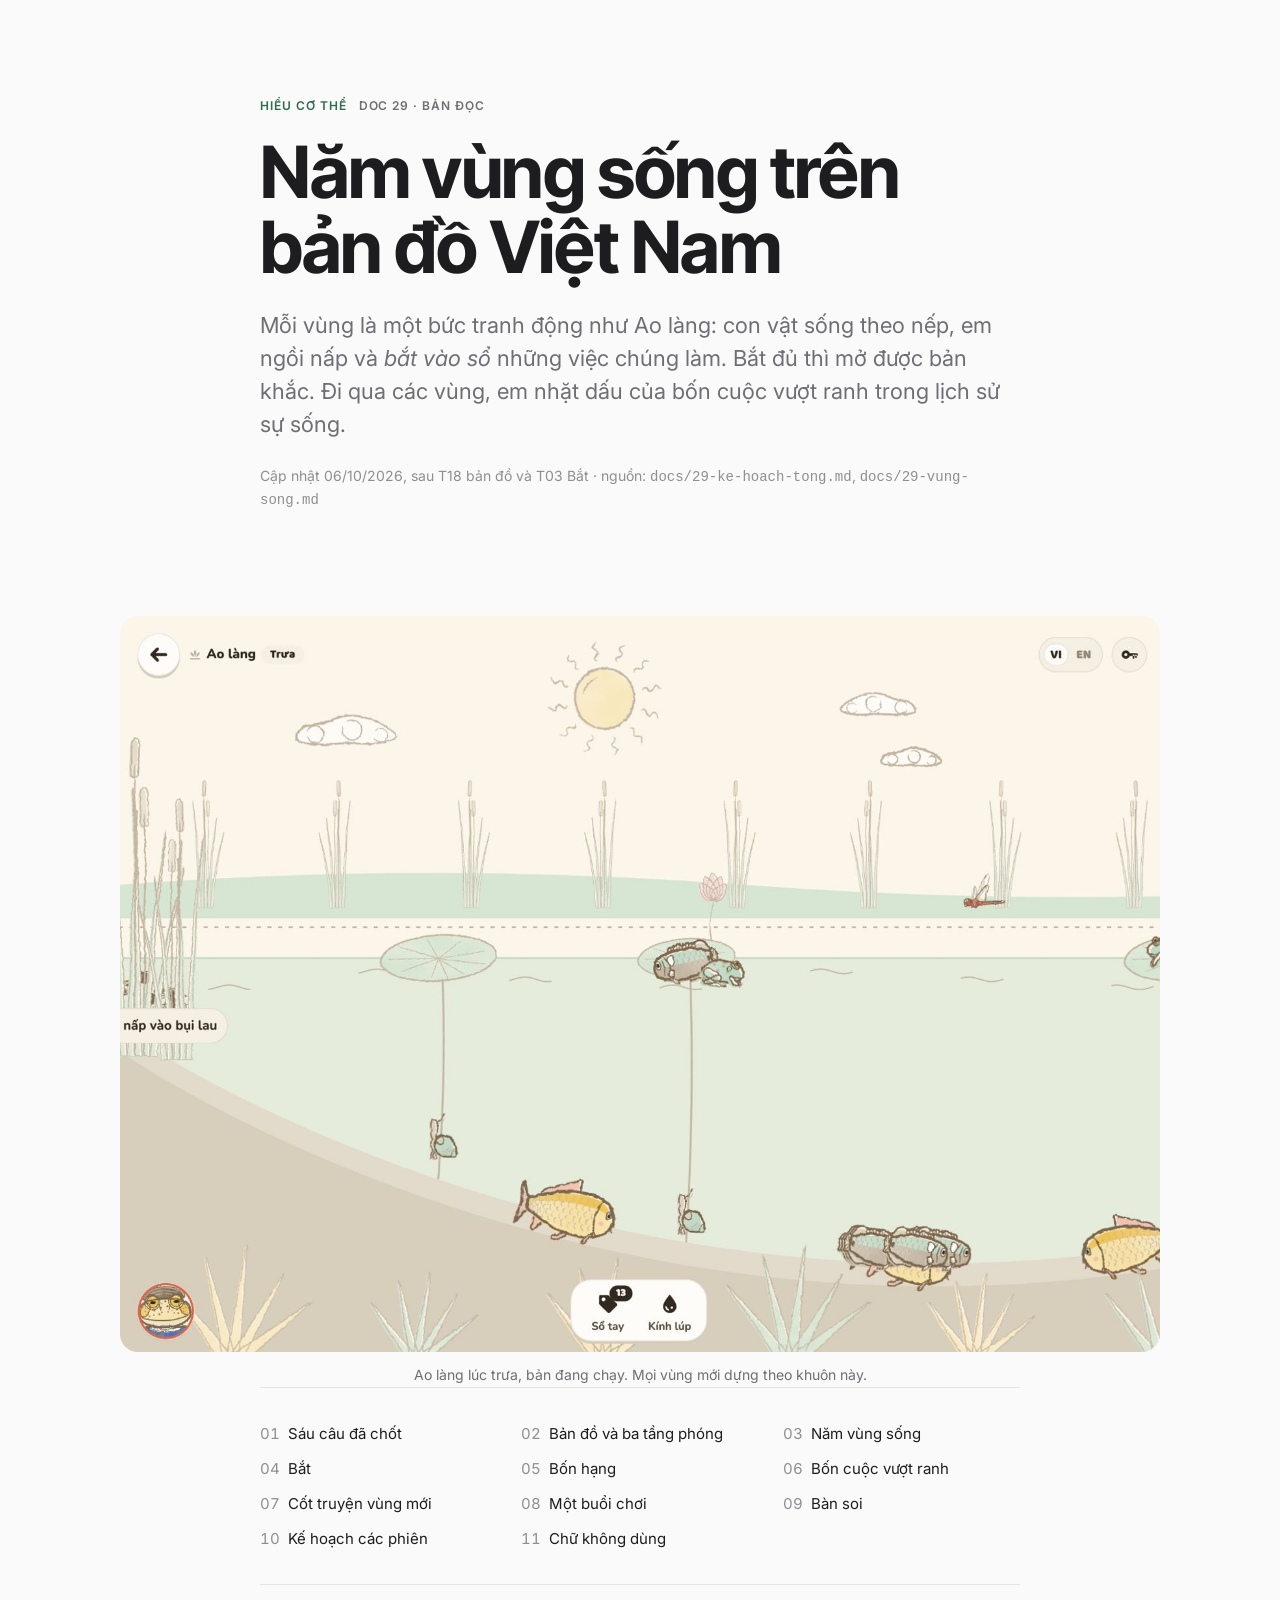
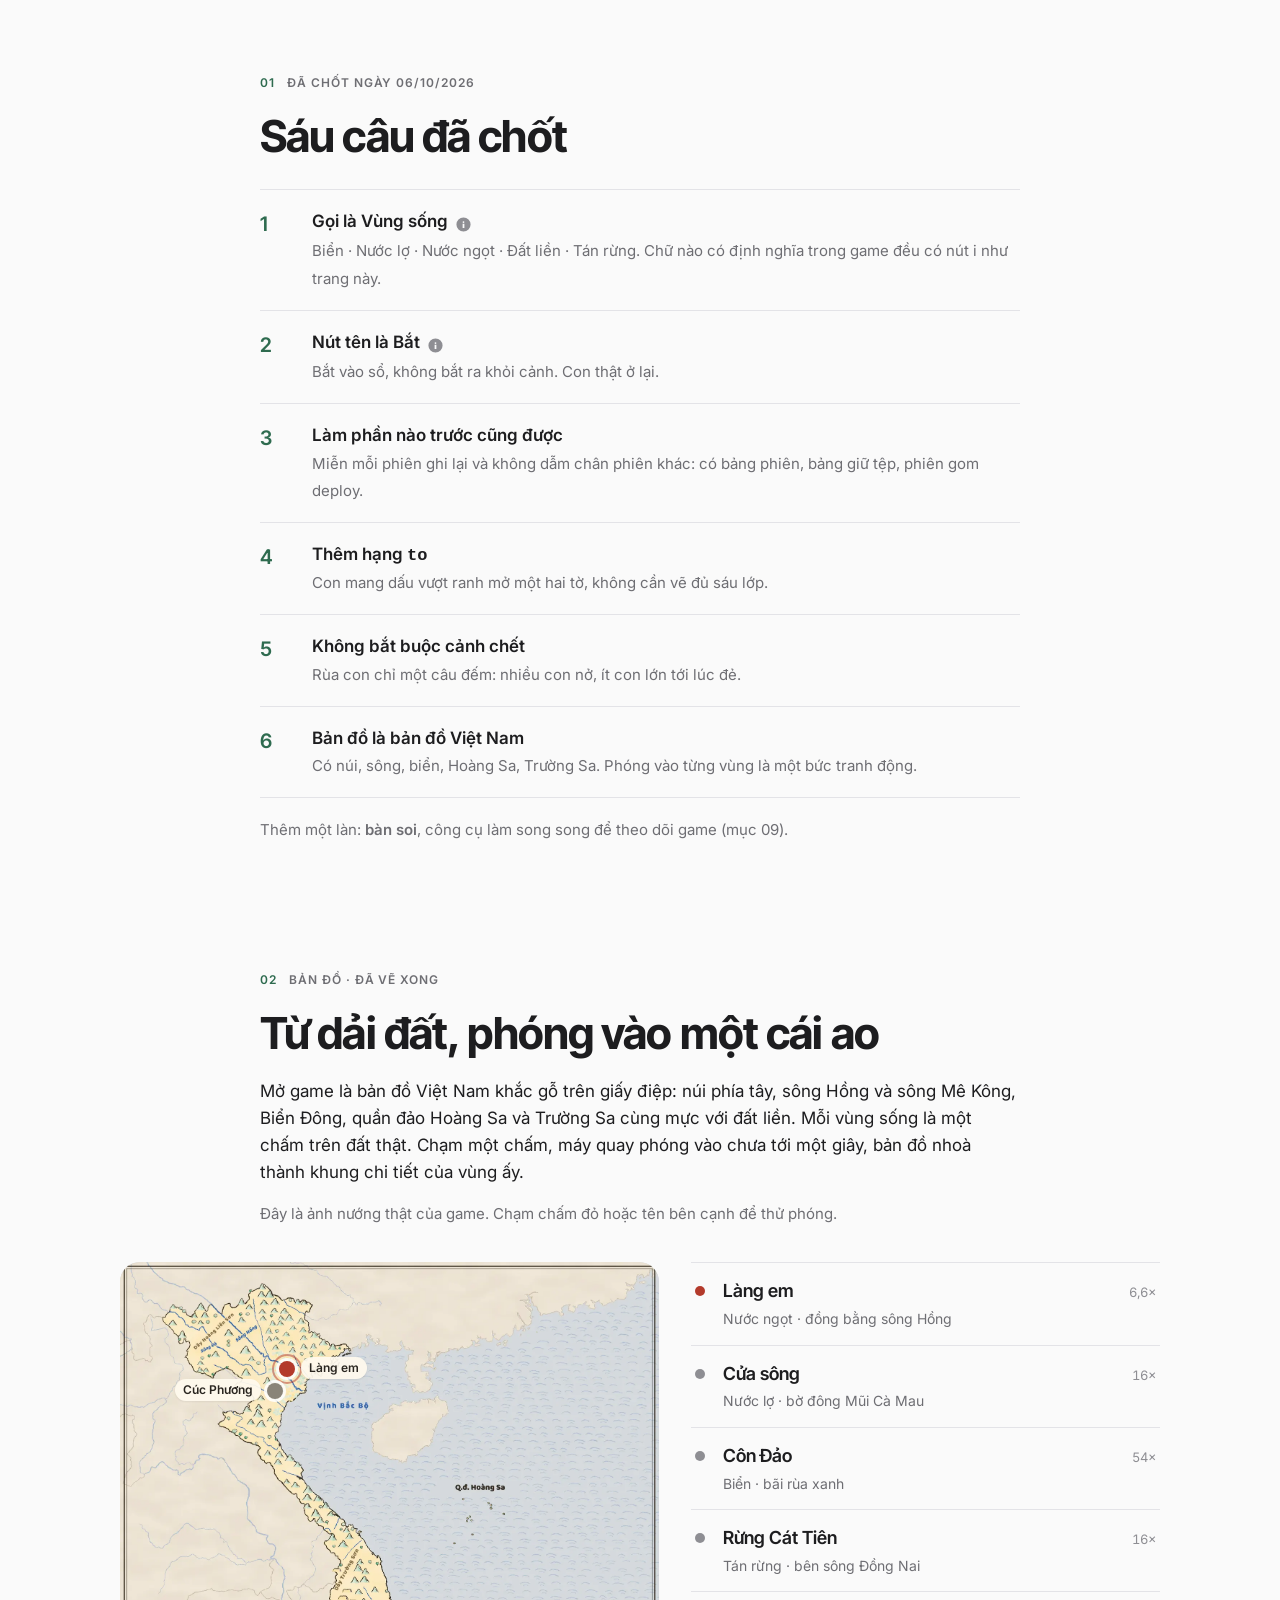
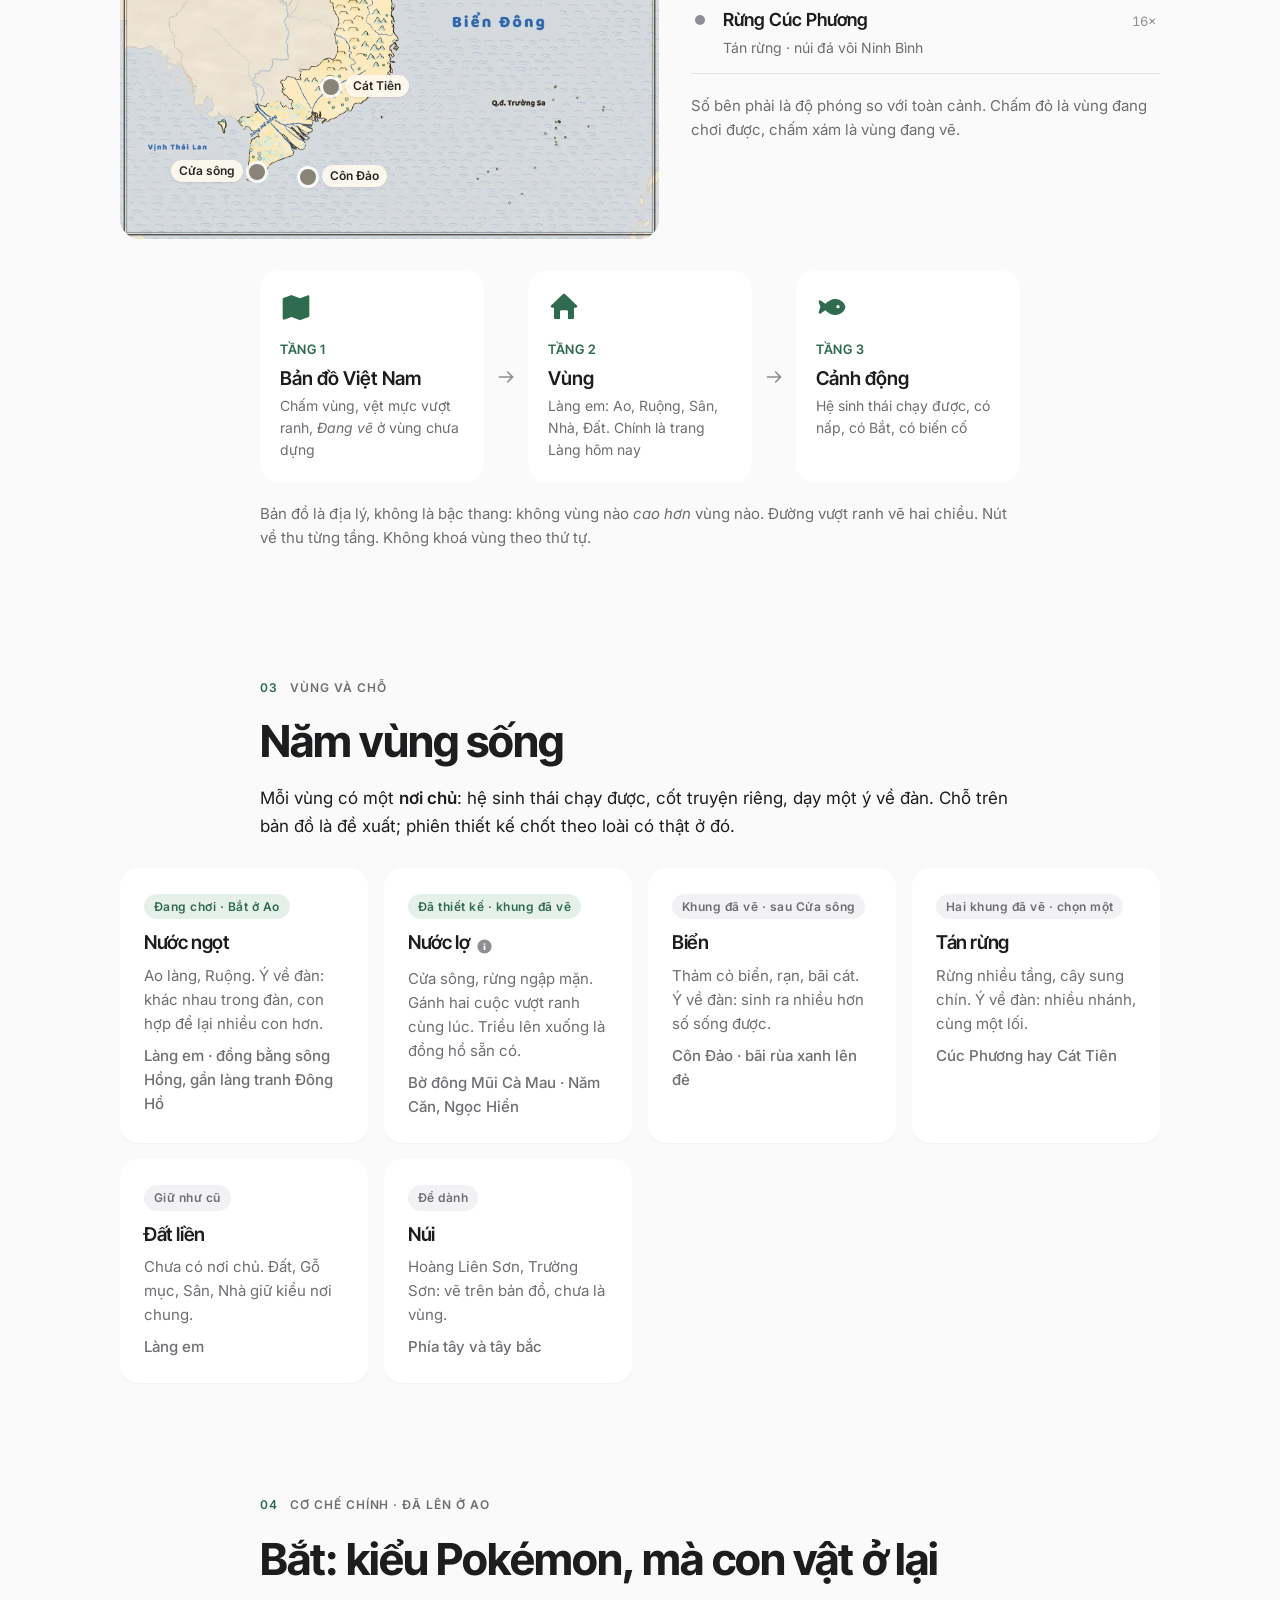
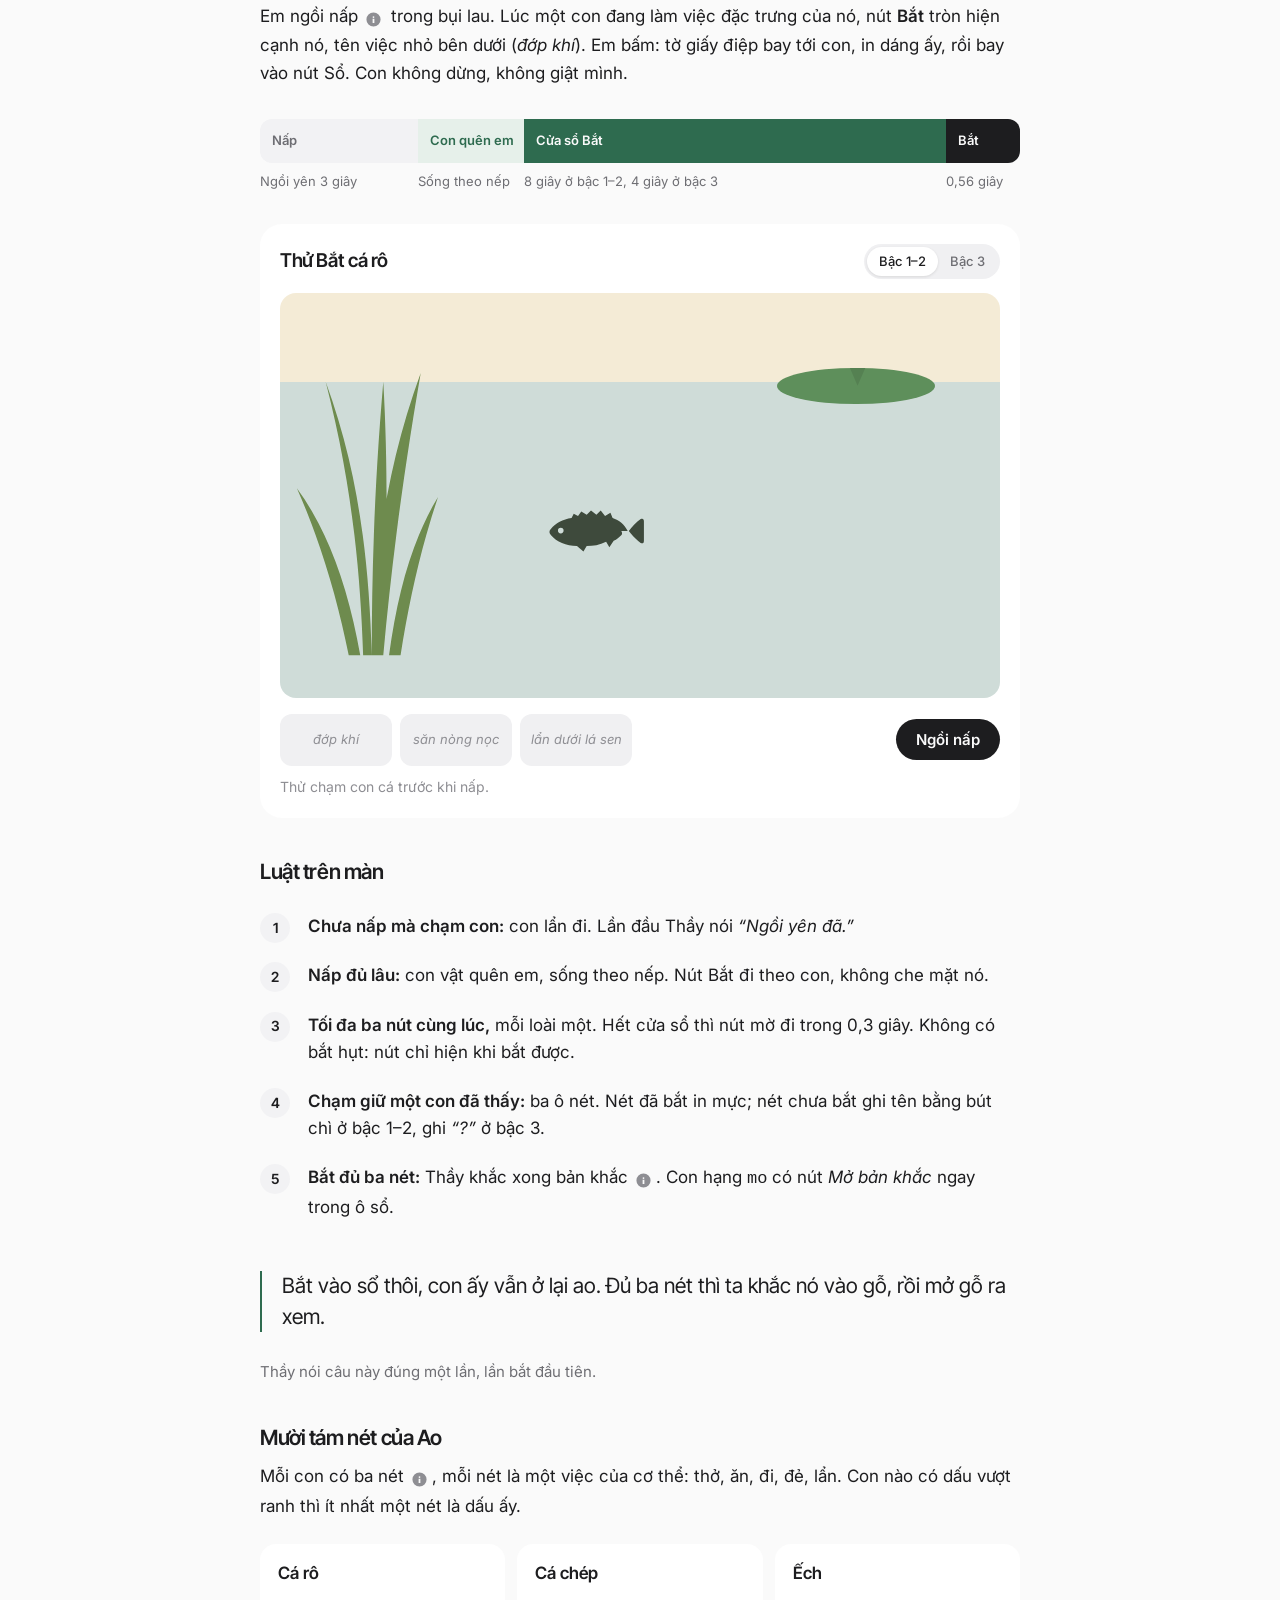
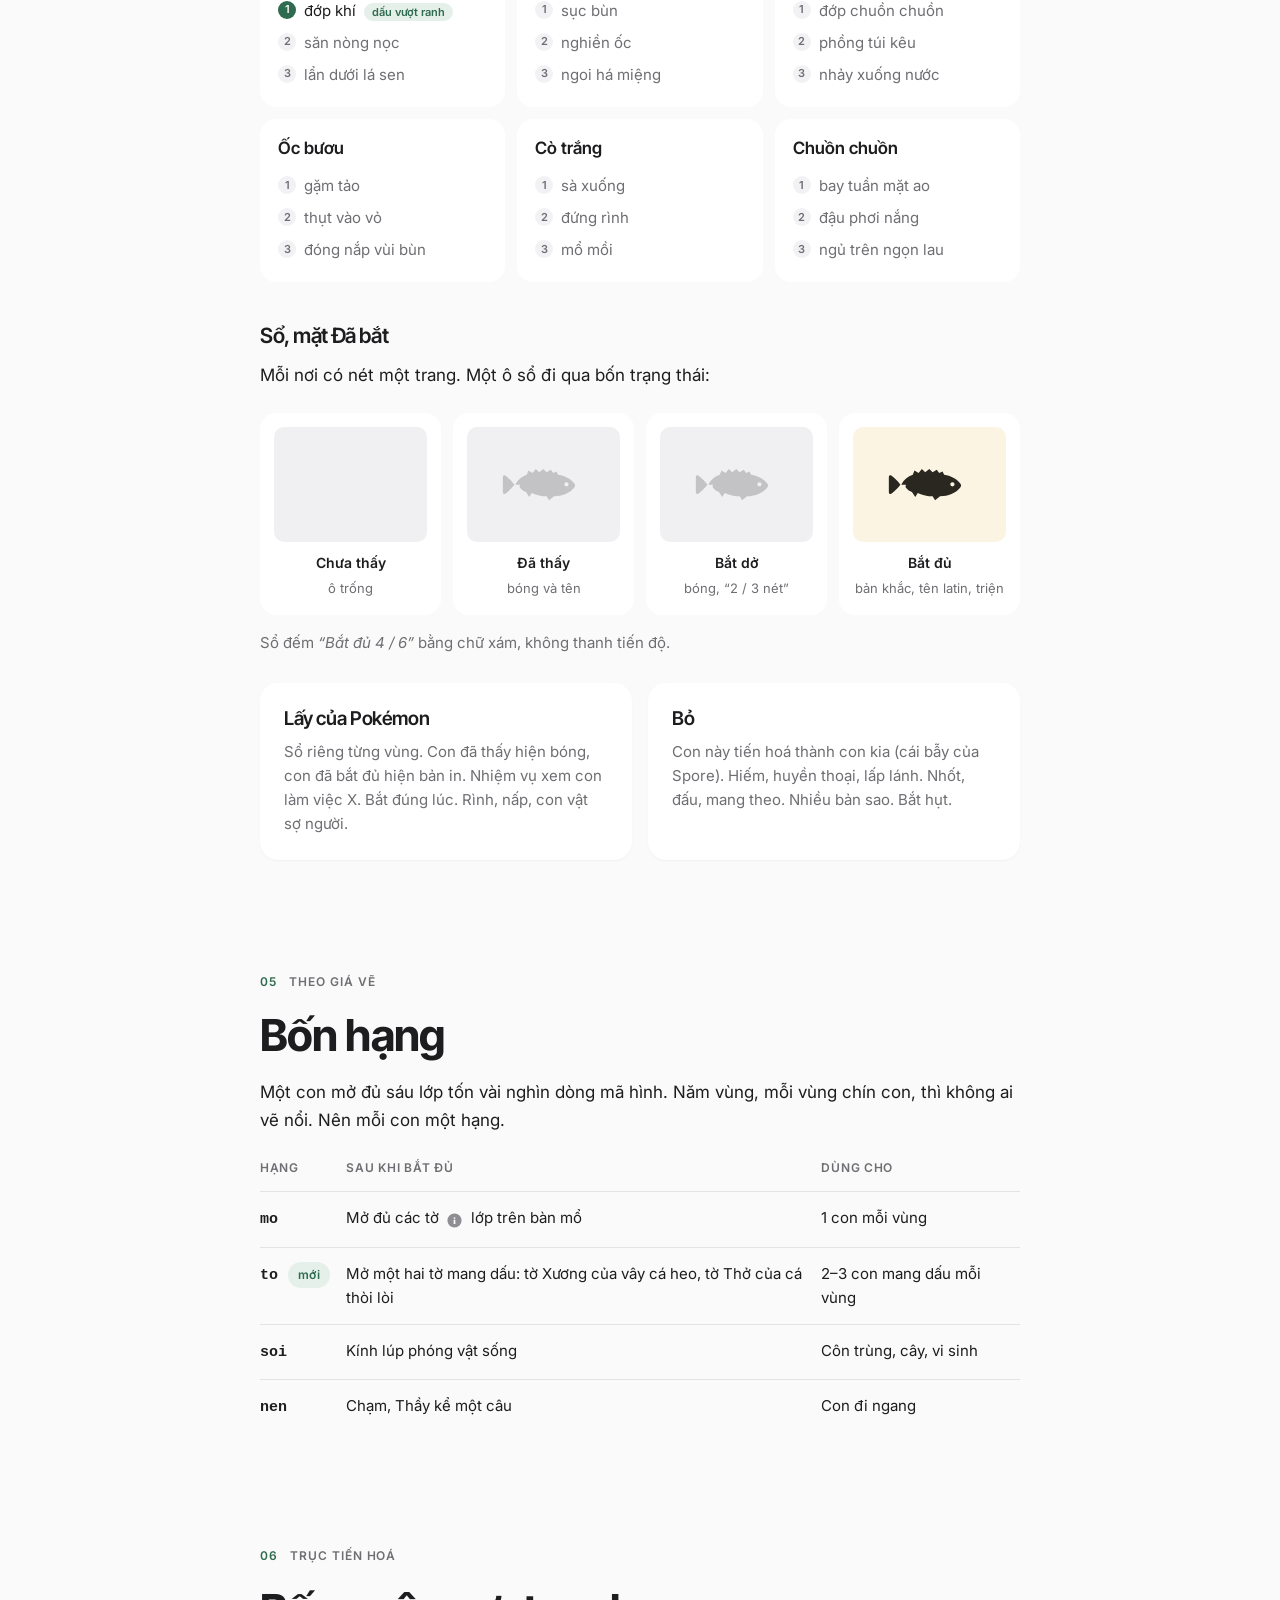
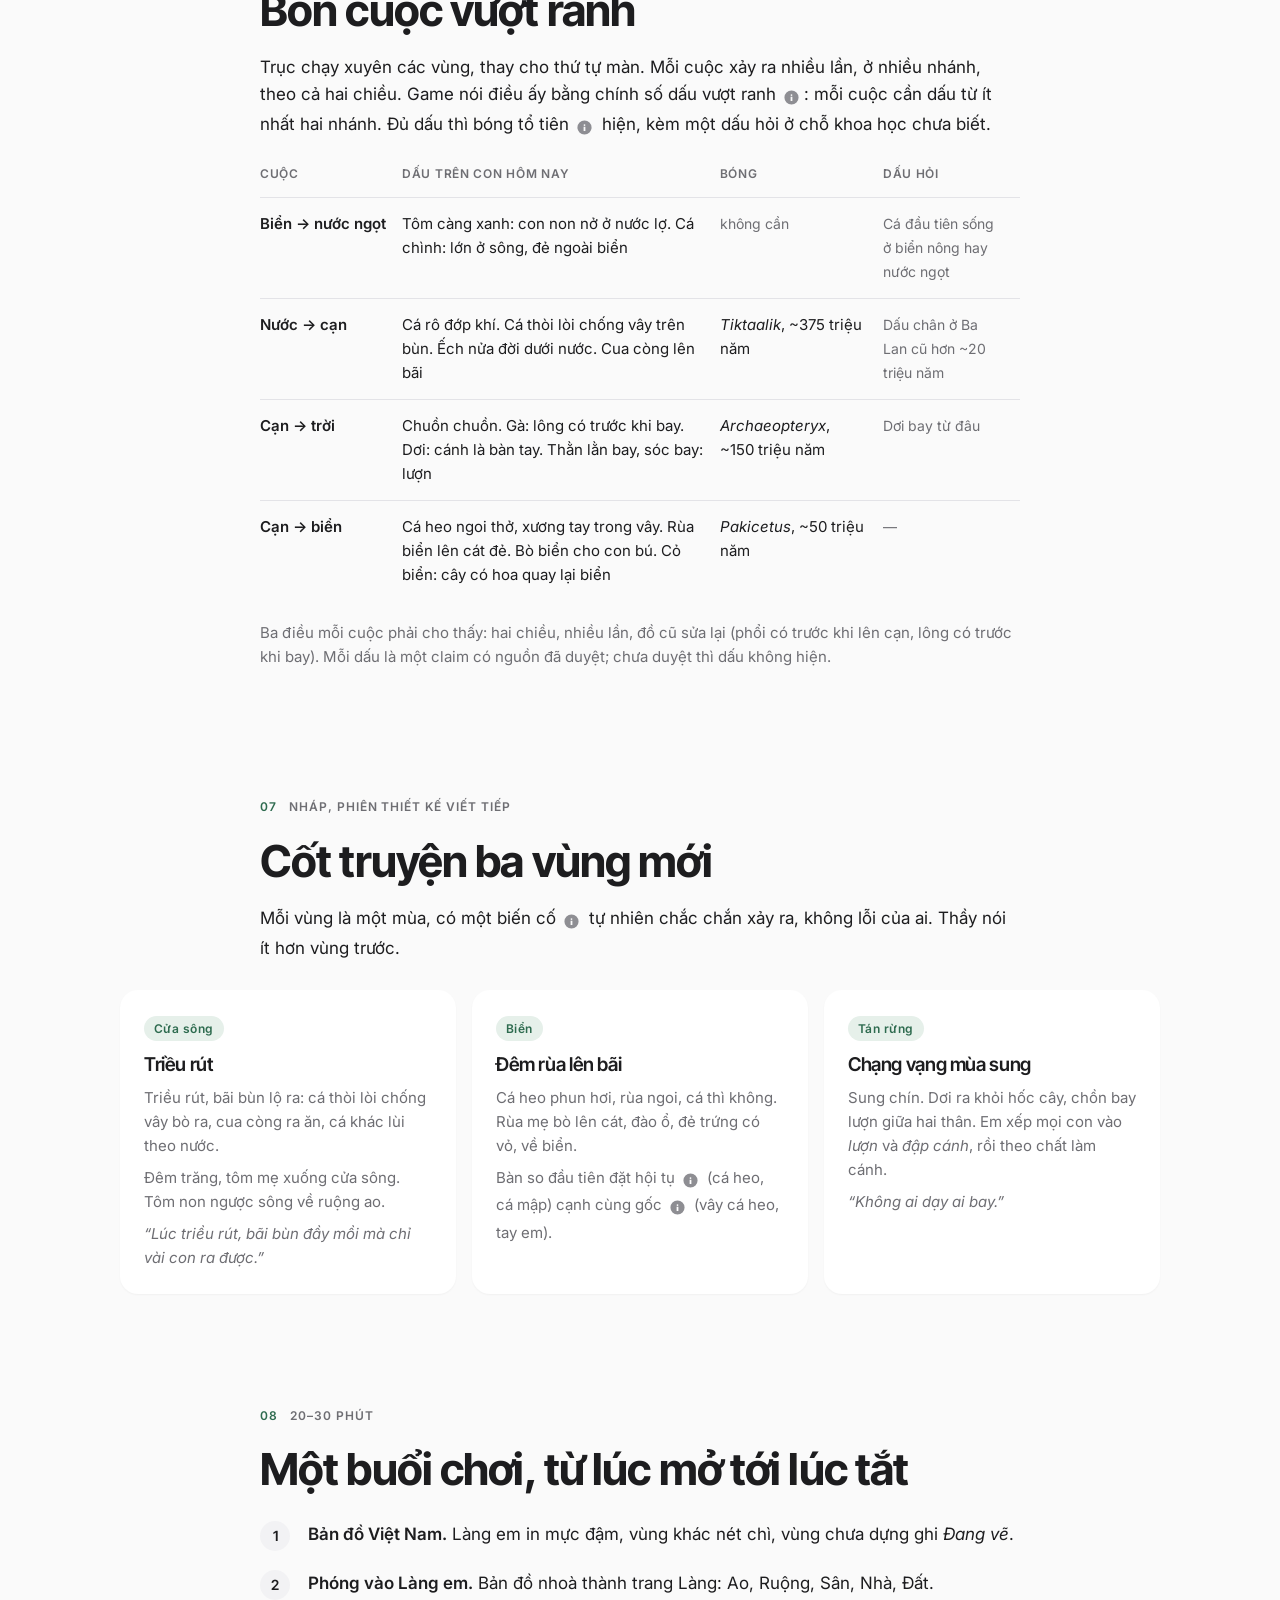
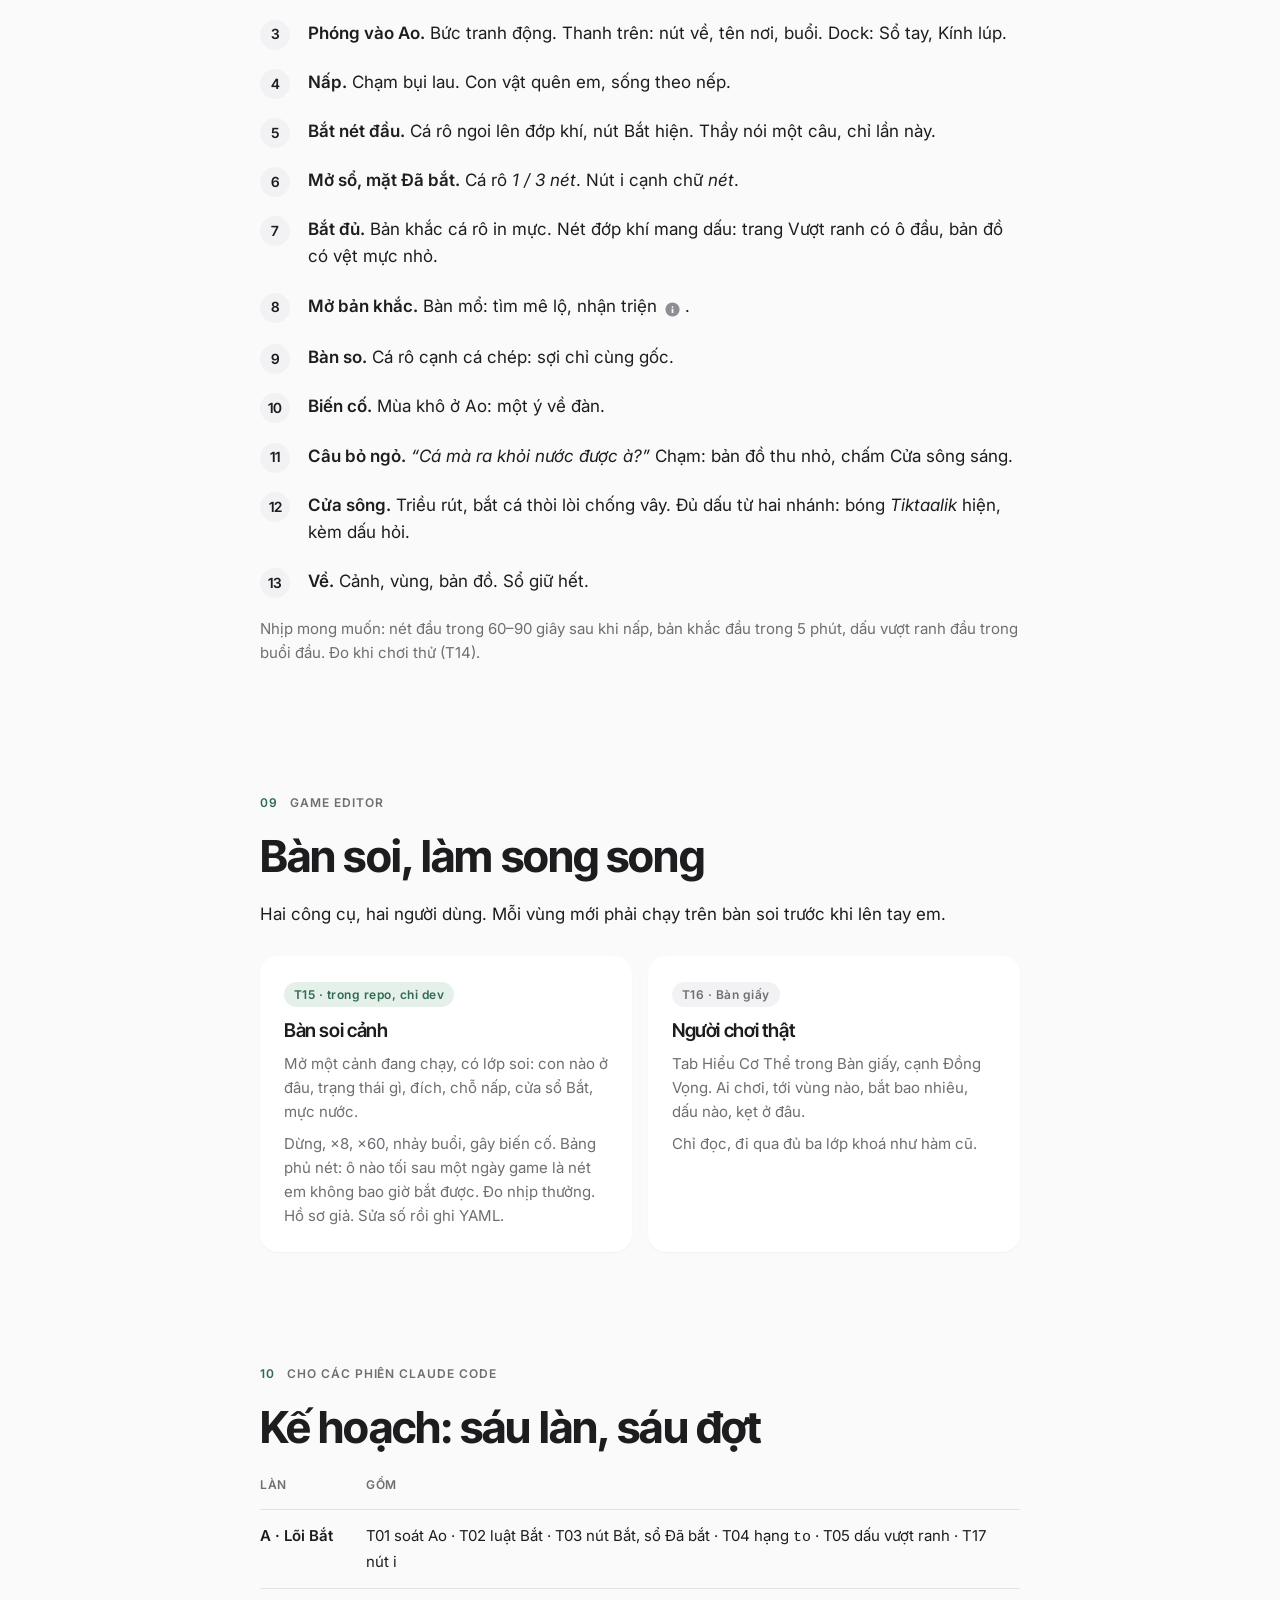
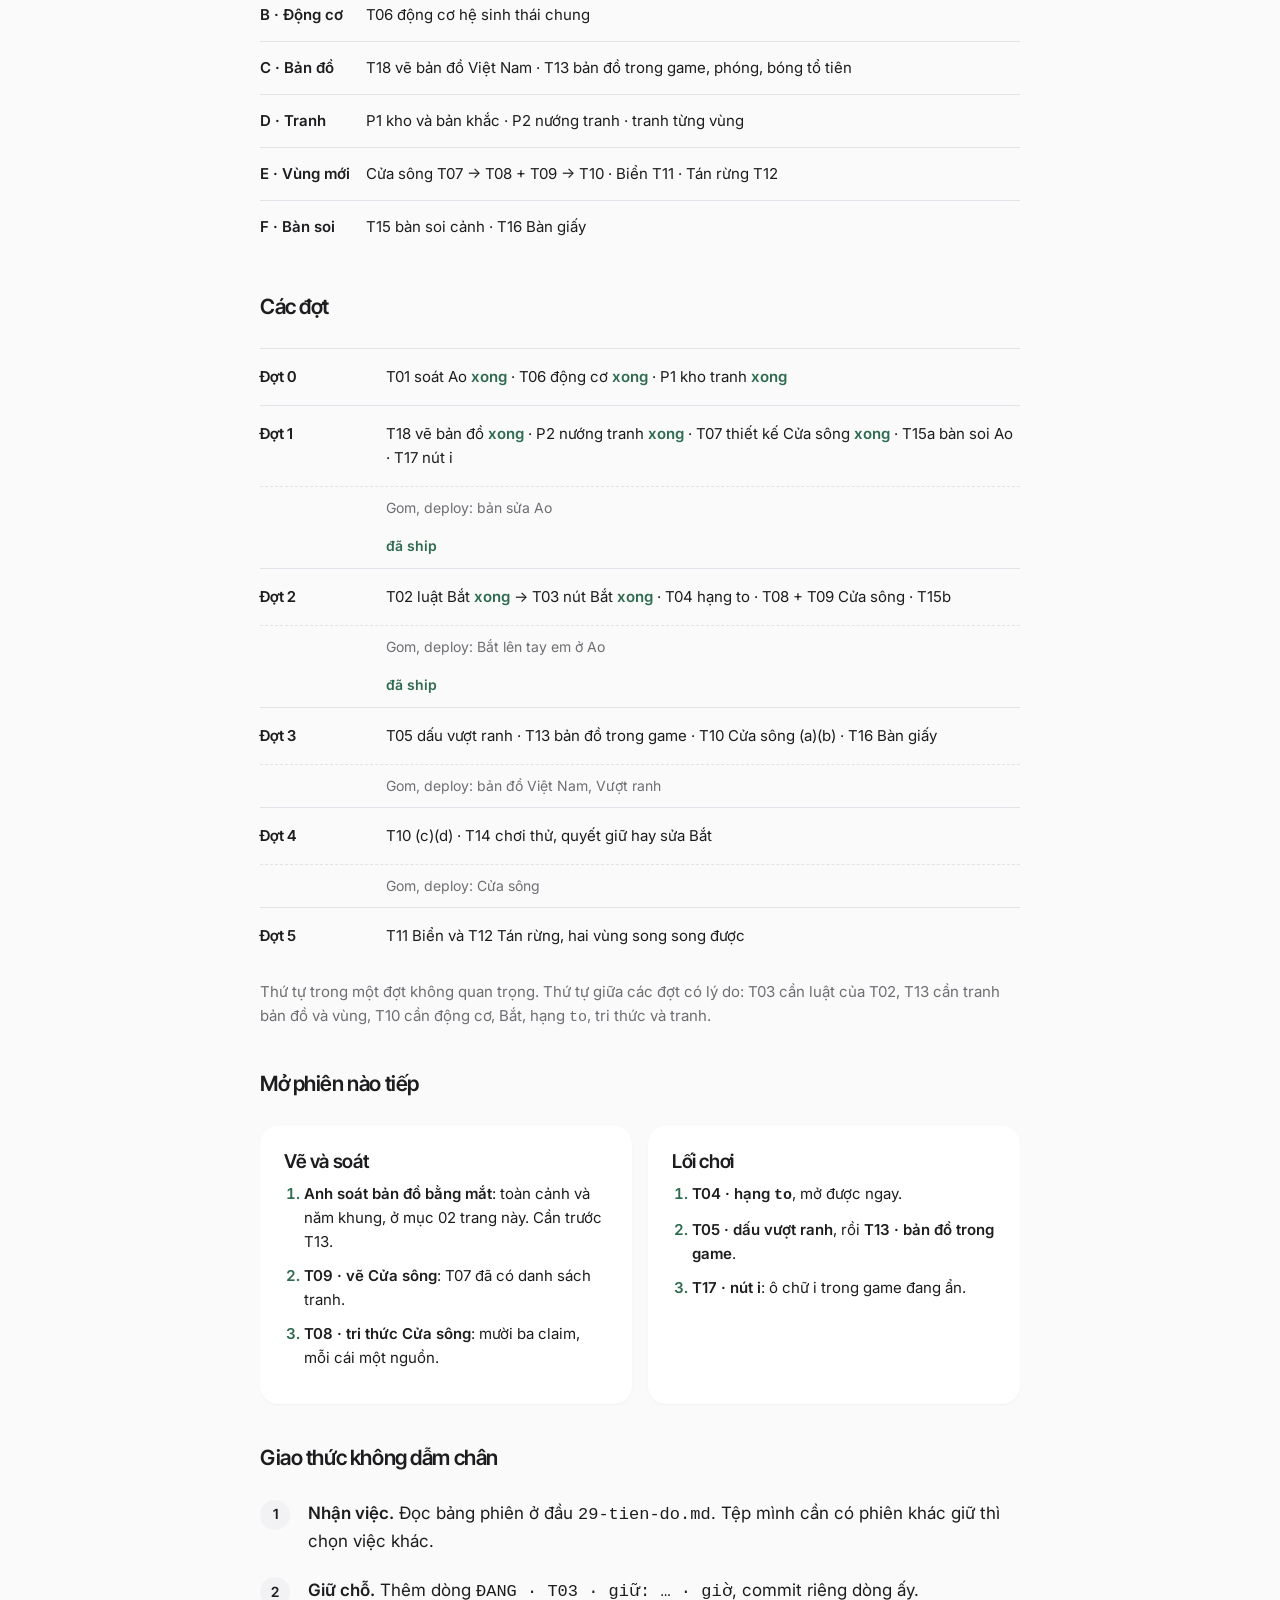
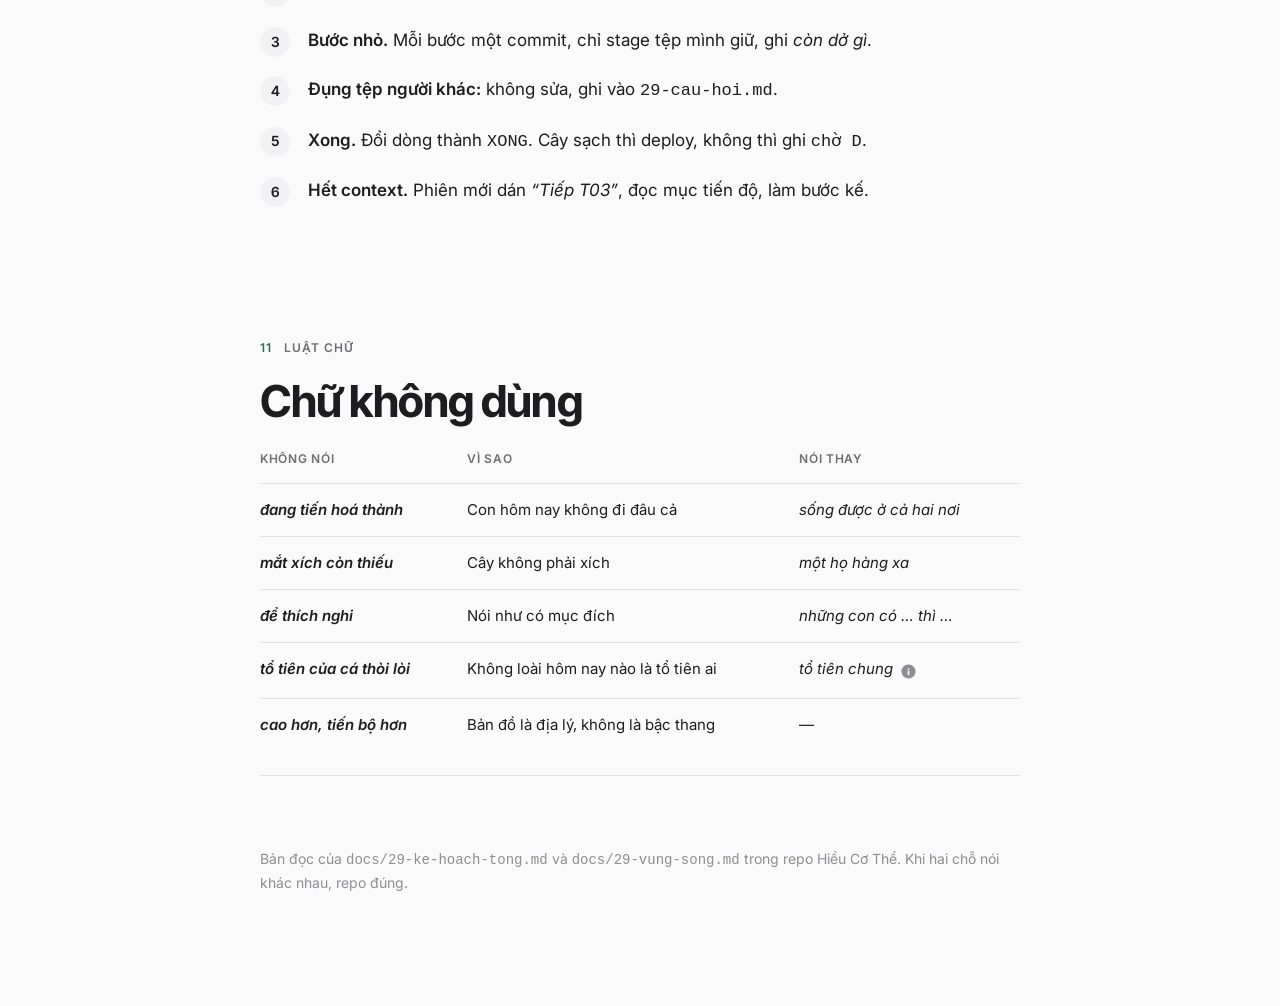
<file: hieu-co-the/vung-song/index.html>
<!doctype html>
<html lang="vi">
<head>
<meta charset="utf-8">
<meta name="viewport" content="width=device-width, initial-scale=1, viewport-fit=cover">
<meta name="robots" content="noindex, nofollow">
<title>Vùng sống</title>
<meta name="description" content="Hiểu Cơ Thể: năm vùng sống trên bản đồ Việt Nam, cơ chế Bắt, bốn cuộc vượt ranh, bàn soi và kế hoạch các phiên.">
<link rel="preconnect" href="https://fonts.googleapis.com">
<link rel="preconnect" href="https://fonts.gstatic.com" crossorigin>
<link rel="stylesheet" href="https://fonts.googleapis.com/css2?family=Inter+Tight:wght@500;600;700&family=Inter:wght@400;500;600&display=swap">
<style>
  :root {
    --ground: #FAFAFA;
    --surface: #F2F2F4;
    --card: #FFFFFF;
    --ink: #1D1D1F;
    --ink-2: #6E6E73;
    --ink-3: #8E8E93;
    --line: #E3E3E7;
    --accent: #2E6B4F;
    --accent-soft: #E6F0EA;
    --well: #F0F0F2;
    --display: "Inter Tight", "SF Pro Display", -apple-system, "Helvetica Neue", Helvetica, Arial, sans-serif;
    --body: "Inter", "SF Pro Text", -apple-system, "Helvetica Neue", Helvetica, Arial, sans-serif;
    color-scheme: light;
  }
  @media (prefers-color-scheme: dark) {
    :root:not([data-theme="light"]) {
      --ground: #0F0F10;
      --surface: #1A1A1C;
      --card: #1C1C1E;
      --ink: #F5F5F7;
      --ink-2: #A1A1A6;
      --ink-3: #8E8E93;
      --line: #2C2C2E;
      --accent: #6BC596;
      --accent-soft: #15261D;
      --well: #2C2C2E;
      color-scheme: dark;
    }
  }
  :root[data-theme="dark"] {
    --ground: #0F0F10;
    --surface: #1A1A1C;
    --card: #1C1C1E;
    --ink: #F5F5F7;
    --ink-2: #A1A1A6;
    --ink-3: #8E8E93;
    --line: #2C2C2E;
    --accent: #6BC596;
    --accent-soft: #15261D;
    --well: #2C2C2E;
    color-scheme: dark;
  }

  * { box-sizing: border-box; }
  html { -webkit-text-size-adjust: 100%; }
  body {
    margin: 0;
    background: var(--ground);
    color: var(--ink);
    font-family: var(--body);
    font-size: 17px;
    line-height: 1.6;
    -webkit-font-smoothing: antialiased;
    padding-inline: 16px;
    overflow-x: hidden;
  }
  a { color: var(--accent); text-decoration: none; }
  a:hover { text-decoration: underline; }
  a:focus-visible, button:focus-visible { outline: 2px solid var(--accent); outline-offset: 3px; border-radius: 6px; }
  .wrap { max-width: 760px; margin: 0 auto; }
  .wide { max-width: 1040px; margin: 0 auto; }

  /* ---------- hero ---------- */
  header.hero { padding-block: 96px 40px; }
  .eyebrow {
    font-size: 12px; font-weight: 600; letter-spacing: 0.08em; text-transform: uppercase;
    color: var(--ink-2); margin: 0 0 20px; display: flex; gap: 12px; align-items: center;
  }
  .eyebrow .num { color: var(--accent); }
  h1, h2, h3 { font-family: var(--display); letter-spacing: -0.02em; margin: 0; }
  h1 { font-size: clamp(40px, 7vw, 72px); line-height: 1.04; font-weight: 700; max-width: 14ch; }
  .lede { font-size: clamp(19px, 2.2vw, 22px); line-height: 1.5; color: var(--ink-2); margin: 24px 0 0; max-width: 36em; }
  .meta { font-size: 14px; color: var(--ink-3); margin-top: 24px; }
  figure.shot { margin: 48px auto 0; }
  figure.shot img { width: 100%; height: auto; display: block; border-radius: 18px; background: var(--surface); }
  figure.shot figcaption { font-size: 14px; color: var(--ink-2); margin-top: 12px; text-align: center; }

  nav.toc { padding-block: 32px; border-top: 1px solid var(--line); border-bottom: 1px solid var(--line); }
  nav.toc ol { list-style: none; margin: 0; padding: 0; display: grid; grid-template-columns: repeat(auto-fill, minmax(200px, 1fr)); gap: 8px 24px; }
  nav.toc a { color: var(--ink); font-size: 15px; }
  nav.toc span { color: var(--ink-3); font-variant-numeric: tabular-nums; margin-right: 8px; }

  /* ---------- sections ---------- */
  section { padding-block: 88px 24px; }
  h2 { font-size: clamp(30px, 4.4vw, 44px); line-height: 1.1; font-weight: 700; margin-bottom: 20px; }
  h3 { font-size: 21px; line-height: 1.3; font-weight: 600; margin: 40px 0 12px; }
  p { margin: 0 0 16px; }
  .muted { color: var(--ink-2); }
  .small { font-size: 15px; }
  strong { font-weight: 600; }
  em { font-style: italic; }
  .quote { font-family: var(--display); font-size: 21px; line-height: 1.45; color: var(--ink); border-left: 2px solid var(--accent); padding-left: 20px; margin: 28px 0; }

  /* ---------- cards & grids ---------- */
  .grid { display: grid; gap: 16px; margin-top: 28px; }
  .g2 { grid-template-columns: repeat(auto-fit, minmax(280px, 1fr)); }
  .g3 { grid-template-columns: repeat(auto-fit, minmax(230px, 1fr)); }
  .card { background: var(--card); border-radius: 18px; padding: 24px; box-shadow: 0 1px 2px rgba(0,0,0,0.04); }
  :root[data-theme="dark"] .card { box-shadow: none; }
  @media (prefers-color-scheme: dark) { :root:not([data-theme="light"]) .card { box-shadow: none; } }
  .card h3 { margin: 0 0 8px; font-size: 19px; }
  .card p { font-size: 15px; color: var(--ink-2); margin: 0 0 8px; }
  .card p:last-child { margin-bottom: 0; }
  .tag { display: inline-block; font-size: 12px; font-weight: 600; letter-spacing: 0.04em; color: var(--accent); background: var(--accent-soft); padding: 3px 10px; border-radius: 999px; margin-bottom: 12px; }
  .tag.grey { color: var(--ink-2); background: var(--surface); }
  .place { font-size: 14px; color: var(--ink); font-weight: 500; margin: 12px 0 0; }

  /* decisions */
  .decisions { list-style: none; padding: 0; margin: 28px 0 0; counter-reset: d; }
  .decisions li { display: grid; grid-template-columns: 40px 1fr; gap: 12px; padding: 18px 0; border-top: 1px solid var(--line); }
  .decisions li:last-child { border-bottom: 1px solid var(--line); }
  .decisions li::before { counter-increment: d; content: counter(d); font-family: var(--display); font-weight: 600; font-size: 20px; color: var(--accent); }
  .decisions b { display: block; font-weight: 600; }
  .decisions div > span { color: var(--ink-2); font-size: 15px; }

  /* zoom diagram */
  .zoom { display: grid; grid-template-columns: 1fr auto 1fr auto 1fr; gap: 12px; align-items: stretch; margin-top: 32px; }
  .zoom > .arr { align-self: center; }
  .zoom .lvl { background: var(--card); border-radius: 18px; padding: 20px; display: flex; flex-direction: column; }
  .zoom .lvl .n { font-family: var(--display); font-size: 13px; color: var(--accent); font-weight: 600; letter-spacing: 0.04em; }
  .zoom .lvl b { font-family: var(--display); font-size: 19px; font-weight: 600; display: block; margin-top: 4px; }
  .zoom .lvl span { font-size: 14px; color: var(--ink-2); }
  .zoom .lvl svg.bg { width: 32px; height: 32px; fill: var(--accent); margin-bottom: 16px; }
  .zoom .arr { width: 20px; height: 20px; fill: var(--ink-3); }
  @media (max-width: 720px) {
    .zoom { grid-template-columns: 1fr; }
    .zoom .arr { transform: rotate(90deg); justify-self: center; }
  }

  /* loop */
  .loop { display: flex; flex-wrap: wrap; gap: 8px; align-items: center; margin: 28px 0; }
  .loop .step { background: var(--card); border-radius: 999px; padding: 8px 16px; font-size: 15px; font-weight: 500; }
  .loop .step.hi { background: var(--accent); color: var(--ground); }
  .loop svg { width: 14px; height: 14px; fill: var(--ink-3); }

  /* tables */
  .table-wrap { overflow-x: auto; margin-top: 24px; -webkit-overflow-scrolling: touch; }
  table { width: 100%; border-collapse: collapse; font-size: 15px; }
  th, td { text-align: left; vertical-align: top; padding: 14px 16px 14px 0; border-top: 1px solid var(--line); }
  th { font-size: 12px; font-weight: 600; letter-spacing: 0.06em; text-transform: uppercase; color: var(--ink-2); border-top: 0; padding-top: 0; }
  td:first-child { font-weight: 600; white-space: nowrap; }
  td .muted { font-size: 14px; }
  @media (max-width: 600px) {
    table.stack thead { display: none; }
    table.stack tr { display: block; padding: 16px 0; border-top: 1px solid var(--line); }
    table.stack td { display: block; border: 0; padding: 2px 0; white-space: normal; }
    table.stack td[data-k]::before { content: attr(data-k); display: block; font-size: 12px; font-weight: 600; letter-spacing: 0.06em; text-transform: uppercase; color: var(--ink-3); margin-top: 8px; }
  }

  /* steps */
  ol.walk { padding: 0; margin: 28px 0 0; list-style: none; counter-reset: w; }
  ol.walk li { position: relative; padding: 0 0 22px 48px; }
  ol.walk li::before { counter-increment: w; content: counter(w); position: absolute; left: 0; top: 0; width: 30px; height: 30px; border-radius: 50%; background: var(--surface); color: var(--ink); font-family: var(--display); font-weight: 600; font-size: 14px; display: grid; place-items: center; }
  ol.walk li b { font-weight: 600; }

  /* waves */
  .waves { list-style: none; padding: 0; margin: 28px 0 0; }
  .waves li { display: grid; grid-template-columns: 110px 1fr; gap: 16px; padding: 16px 0; border-top: 1px solid var(--line); font-size: 15px; }
  .waves li.d { grid-template-columns: 1fr; color: var(--ink-2); font-size: 14px; padding: 10px 0 10px 126px; border-top: 1px dashed var(--line); }
  .waves li > b { font-family: var(--display); font-weight: 600; }
  .waves .done { color: var(--accent); font-weight: 600; }
  @media (max-width: 600px) {
    .waves li { grid-template-columns: 1fr; gap: 4px; }
    .waves li.d { padding-left: 0; }
  }

  .next { display: grid; gap: 16px; grid-template-columns: repeat(auto-fit, minmax(280px, 1fr)); margin-top: 28px; }
  .next ol { margin: 8px 0 0; padding-left: 20px; font-size: 15px; }
  .next li { margin-bottom: 10px; }
  .next li::marker { color: var(--accent); font-weight: 600; }

  /* i button */
  .t { white-space: nowrap; }
  button.i {
    -webkit-appearance: none; appearance: none; border: 0; background: none; padding: 0; margin: 0 0 0 2px;
    width: 26px; height: 26px; display: inline-grid; place-items: center; vertical-align: -6px; cursor: pointer;
    position: relative; color: var(--ink-3);
  }
  button.i::after { content: ""; position: absolute; inset: -9px; }
  button.i svg { width: 17px; height: 17px; fill: currentColor; }
  button.i:hover, button.i[aria-expanded="true"] { color: var(--accent); }
  #tip {
    position: absolute; z-index: 10; max-width: 280px; background: var(--card); color: var(--ink);
    border-radius: 14px; padding: 14px 16px; font-size: 15px; line-height: 1.5;
    box-shadow: 0 8px 28px rgba(0,0,0,0.12), 0 0 0 1px var(--line);
    opacity: 0; transform: translateY(4px); transition: opacity .16s ease, transform .16s ease; pointer-events: none;
  }
  #tip.on { opacity: 1; transform: none; pointer-events: auto; }
  #tip b { display: block; font-family: var(--display); font-weight: 600; margin-bottom: 4px; }
  @media (prefers-reduced-motion: reduce) { #tip { transition: none; } }

  /* ---------- bản đồ phóng ---------- */
  .atlas { display: grid; grid-template-columns: minmax(0, 1.15fr) minmax(0, 1fr); gap: 32px; margin-top: 36px; align-items: start; }
  @media (max-width: 820px) { .atlas { grid-template-columns: 1fr; gap: 20px; } }
  .stage { position: relative; aspect-ratio: 1495 / 1600; border-radius: 20px; overflow: hidden; background: #D9DEE4; isolation: isolate; }
  .pan { position: absolute; inset: 0; transform-origin: 0 0; transition: transform .75s cubic-bezier(.6,0,.25,1); will-change: transform; }
  .pan img { width: 100%; height: 100%; display: block; }
  .stage .khung { position: absolute; inset: 0; width: 100%; height: 100%; object-fit: cover; opacity: 0; transition: opacity .35s ease; pointer-events: none; }
  .stage.in .khung { opacity: 1; }
  .dot {
    position: absolute; -webkit-appearance: none; appearance: none; border: 0; background: none; padding: 0; cursor: pointer;
    width: 0; height: 0; transition: opacity .2s ease;
  }
  .dot i { position: absolute; left: -8px; top: -8px; width: 16px; height: 16px; border-radius: 50%; background: #8A8478; box-shadow: 0 0 0 3px rgba(255,255,255,.85); }
  .dot.mau i { background: #B33A2B; }
  .dot.mau i::after { content: ""; position: absolute; inset: -7px; border-radius: 50%; border: 2px solid #B33A2B; opacity: .5; animation: thoi 2.4s ease-out infinite; }
  @keyframes thoi { from { transform: scale(.6); opacity: .6; } to { transform: scale(1.5); opacity: 0; } }
  .dot b {
    position: absolute; top: -12px; left: 14px; white-space: nowrap; font: 600 12px/1 var(--body); color: #2A2620;
    background: rgba(255,250,238,.92); padding: 5px 8px; border-radius: 999px; box-shadow: 0 1px 2px rgba(0,0,0,.08);
  }
  .dot.trai b { left: auto; right: 14px; }
  .dot:hover b, .dot:focus-visible b { background: #fff; }
  .dot:focus-visible { outline: none; }
  .dot:focus-visible i { box-shadow: 0 0 0 3px #fff, 0 0 0 5px #B33A2B; }
  .stage.zoom .dot { opacity: 0; pointer-events: none; }
  .back {
    position: absolute; top: 14px; left: 14px; z-index: 2; display: inline-flex; gap: 6px; align-items: center;
    -webkit-appearance: none; appearance: none; border: 0; cursor: pointer; font: 600 14px/1 var(--body); color: #1D1D1F;
    background: rgba(255,255,255,.94); padding: 10px 14px 10px 10px; border-radius: 999px; box-shadow: 0 2px 10px rgba(0,0,0,.12);
    opacity: 0; transform: translateY(-6px); transition: opacity .25s ease, transform .25s ease; pointer-events: none;
  }
  .back svg { width: 18px; height: 18px; fill: currentColor; }
  .stage.in .back { opacity: 1; transform: none; pointer-events: auto; }
  .khung-ten {
    position: absolute; left: 14px; bottom: 14px; z-index: 2; margin: 0; font: 600 13px/1.3 var(--body); color: #1D1D1F;
    background: rgba(255,255,255,.94); padding: 8px 12px; border-radius: 12px; opacity: 0; transition: opacity .25s ease .1s; max-width: calc(100% - 28px);
  }
  .khung-ten span { display: block; font-weight: 500; color: #6E6E73; }
  .stage.in .khung-ten { opacity: 1; }
  .places { list-style: none; margin: 0; padding: 0; }
  .places button {
    -webkit-appearance: none; appearance: none; border: 0; background: none; cursor: pointer; text-align: left; width: 100%;
    display: grid; grid-template-columns: 14px 1fr auto; gap: 14px; align-items: baseline; padding: 14px 4px; border-top: 1px solid var(--line);
    color: var(--ink); font: inherit; border-radius: 0;
  }
  .places li:last-child button { border-bottom: 1px solid var(--line); }
  .places button::before { content: ""; width: 10px; height: 10px; border-radius: 50%; background: var(--ink-3); transform: translateY(-1px); }
  .places button.mau::before { background: #B33A2B; }
  .places b { font-family: var(--display); font-weight: 600; font-size: 18px; }
  .places small { display: block; color: var(--ink-2); font-size: 14px; margin-top: 2px; }
  .places em { font-style: normal; font-size: 13px; color: var(--ink-3); font-variant-numeric: tabular-nums; }
  .places button[aria-pressed="true"] b { color: var(--accent); }
  .places button:hover b { color: var(--accent); }
  .detail { margin-top: 20px; min-height: 120px; }
  .detail p { font-size: 15px; color: var(--ink-2); margin: 0 0 8px; }
  .detail .tag { margin-bottom: 8px; }
  @media (prefers-reduced-motion: reduce) { .pan, .stage .khung { transition: none; } .dot.mau i::after { animation: none; } }

  /* ---------- nhịp Bắt ---------- */
  .beat { margin: 32px 0 8px; }
  .beat .bar { display: grid; grid-template-columns: 3fr 2fr 8fr 1.4fr; height: 44px; border-radius: 12px; overflow: hidden; font-size: 13px; font-weight: 600; }
  .beat .bar > span { display: flex; align-items: center; padding: 0 12px; white-space: nowrap; overflow: hidden; }
  .beat .s1 { background: var(--surface); color: var(--ink-2); }
  .beat .s2 { background: var(--accent-soft); color: var(--accent); }
  .beat .s3 { background: var(--accent); color: var(--ground); }
  .beat .s4 { background: var(--ink); color: var(--ground); }
  .beat .lbl { display: grid; grid-template-columns: 3fr 2fr 8fr 1.4fr; font-size: 13px; color: var(--ink-2); margin-top: 8px; }
  .beat .lbl span { padding-right: 8px; }
  @media (max-width: 600px) {
    .beat .bar, .beat .lbl { grid-template-columns: 1fr; height: auto; }
    .beat .bar > span { padding: 12px; }
    .beat .lbl { display: none; }
    .beat .bar small { font-weight: 500; opacity: .8; margin-left: 6px; }
  }
  @media (min-width: 601px) { .beat .bar small { display: none; } }

  /* ---------- thử Bắt ---------- */
  .try { background: var(--card); border-radius: 22px; padding: 20px; margin-top: 32px; }
  .try-top { display: flex; justify-content: space-between; align-items: center; gap: 12px; flex-wrap: wrap; margin-bottom: 14px; }
  .try-top h3 { margin: 0; font-size: 19px; }
  .seg { display: inline-flex; background: var(--well); border-radius: 999px; padding: 3px; }
  .seg button { -webkit-appearance: none; appearance: none; border: 0; background: none; font: 500 13px/1 var(--body); color: var(--ink-2); padding: 8px 12px; border-radius: 999px; cursor: pointer; }
  .seg button[aria-pressed="true"] { background: var(--card); color: var(--ink); box-shadow: 0 1px 3px rgba(0,0,0,.1); }
  .pond { position: relative; aspect-ratio: 16 / 9; border-radius: 16px; overflow: hidden; background: linear-gradient(#F4EBD6 0 22%, #CFDCD8 22% 100%); user-select: none; -webkit-user-select: none; }
  :root[data-theme="dark"] .pond { background: linear-gradient(#2A2720 0 22%, #1E2D2A 22% 100%); }
  @media (prefers-color-scheme: dark) { :root:not([data-theme="light"]) .pond { background: linear-gradient(#2A2720 0 22%, #1E2D2A 22% 100%); } }
  @media (max-width: 600px) { .pond { aspect-ratio: 4 / 3; } }
  .pond .reed { position: absolute; left: 2%; bottom: 0; width: 20%; height: 92%; fill: #6E8B4E; cursor: pointer; }
  .pond .reed.on { fill: #4F6B35; }
  .pond .pad { position: absolute; right: 9%; top: 18.5%; width: 22%; height: 9%; border-radius: 50%; background: #5E8F5B; }
  .pond .pad::after { content: ""; position: absolute; left: 46%; top: 0; width: 10%; height: 50%; background: inherit; filter: brightness(.9); clip-path: polygon(0 0, 100% 0, 50% 100%); }
  .fish {
    position: absolute; left: 46%; top: 55%; width: 15%; aspect-ratio: 2 / 1; cursor: pointer;
    transition: left 1.1s cubic-bezier(.45,0,.3,1), top 1.1s cubic-bezier(.45,0,.3,1), transform .4s ease;
  }
  .fish svg { width: 100%; height: 100%; fill: #3E4A3C; }
  :root[data-theme="dark"] .fish svg { fill: #B9C8B0; }
  @media (prefers-color-scheme: dark) { :root:not([data-theme="light"]) .fish svg { fill: #B9C8B0; } }
  .fish.lat { transform: scaleX(-1); }
  .fish.lan { transition-duration: .35s; }
  .bubble { position: absolute; width: 8px; height: 8px; border-radius: 50%; background: #fff; opacity: 0; }
  .catch {
    position: absolute; z-index: 3; transform: translate(-50%, 0); display: grid; justify-items: center; gap: 4px;
    -webkit-appearance: none; appearance: none; border: 0; background: none; padding: 0; cursor: pointer; transition: opacity .3s ease;
  }
  .catch .ring { position: relative; width: 56px; height: 56px; display: grid; place-items: center; }
  .catch .ring svg.r { position: absolute; inset: 0; transform: rotate(-90deg); }
  .catch .ring svg.r circle { fill: none; stroke-width: 3; }
  .catch .ring svg.r .bg { stroke: rgba(255,255,255,.6); }
  .catch .ring svg.r .fg { stroke: #B33A2B; stroke-linecap: round; }
  .catch .ring span { width: 44px; height: 44px; border-radius: 50%; background: #B33A2B; color: #fff; font: 700 13px/44px var(--body); text-align: center; box-shadow: 0 2px 8px rgba(0,0,0,.18); }
  .catch small { font: 600 12px/1 var(--body); color: #2A2620; background: rgba(255,250,238,.95); padding: 4px 8px; border-radius: 999px; white-space: nowrap; }
  .catch.mo { opacity: 0; pointer-events: none; }
  .paper { position: absolute; z-index: 4; width: 34px; height: 44px; background: #FBF4E2; border-radius: 3px; box-shadow: 0 2px 8px rgba(0,0,0,.2); pointer-events: none; transition: left .56s cubic-bezier(.5,0,.2,1), top .56s cubic-bezier(.5,0,.2,1), transform .56s ease, opacity .2s ease .5s; }
  .say { position: absolute; left: 50%; top: 6%; transform: translateX(-50%); margin: 0; font: 500 14px/1.35 var(--body); color: #2A2620; background: rgba(255,250,238,.96); padding: 8px 14px; border-radius: 12px; max-width: 80%; text-align: center; opacity: 0; transition: opacity .25s ease; pointer-events: none; }
  .say.on { opacity: 1; }
  .try-bot { display: flex; justify-content: space-between; align-items: center; gap: 16px; flex-wrap: wrap; margin-top: 16px; }
  .slots { display: flex; gap: 8px; }
  .slot { width: 112px; min-height: 52px; border-radius: 12px; background: var(--well); display: grid; place-items: center; text-align: center; padding: 6px 8px; font-size: 13px; line-height: 1.25; color: var(--ink-3); }
  .slot.chi { font-style: italic; }
  .slot.muc { background: var(--accent-soft); color: var(--accent); font-weight: 600; font-style: normal; }
  @media (max-width: 520px) { .slot { width: auto; flex: 1; font-size: 12px; } .slots { width: 100%; } }
  .btn {
    -webkit-appearance: none; appearance: none; border: 0; cursor: pointer; font: 600 15px/1 var(--body);
    background: var(--ink); color: var(--ground); padding: 13px 20px; border-radius: 999px;
  }
  .btn:disabled { opacity: .4; cursor: default; }
  .btn.ghost { background: var(--surface); color: var(--ink); }
  .count { font-size: 14px; color: var(--ink-3); margin: 10px 0 0; }
  .done-card { position: absolute; inset: 0; z-index: 5; display: grid; place-items: center; text-align: center; background: rgba(251,244,226,.96); opacity: 0; pointer-events: none; transition: opacity .4s ease; padding: 16px; }
  .done-card.on { opacity: 1; pointer-events: auto; }
  .done-card svg { width: 90px; height: 45px; fill: #2A2620; }
  .done-card b { display: block; font-family: var(--display); font-size: 22px; color: #2A2620; margin-top: 8px; }
  .done-card p { margin: 4px 0 0; color: #6B6355; font-size: 14px; }
  @media (prefers-reduced-motion: reduce) { .fish, .paper, .catch { transition: none; } }

  /* sổ: bốn trạng thái */
  .so { display: grid; grid-template-columns: repeat(4, minmax(0, 1fr)); gap: 12px; margin-top: 24px; }
  @media (max-width: 600px) { .so { grid-template-columns: repeat(2, minmax(0, 1fr)); } }
  .so > div { background: var(--card); border-radius: 16px; padding: 14px; text-align: center; }
  .so .o { aspect-ratio: 4 / 3; border-radius: 10px; background: var(--well); display: grid; place-items: center; margin-bottom: 10px; }
  .so .o svg { width: 54%; height: auto; }
  .so .o.bong svg { fill: var(--ink-3); opacity: .45; }
  .so .o.ban { background: #FBF4E2; }
  .so .o.ban svg { fill: #2A2620; }
  .so b { display: block; font-size: 14px; font-weight: 600; }
  .so span { font-size: 13px; color: var(--ink-2); }

  /* nét của Ao */
  .nets { display: grid; grid-template-columns: repeat(auto-fit, minmax(220px, 1fr)); gap: 12px; margin-top: 24px; }
  @media (max-width: 600px) { .nets { grid-template-columns: 1fr 1fr; gap: 10px; } .nets > div { padding: 14px; } .nets li { font-size: 14px; } .nets li.dau::after { display: block; width: max-content; margin: 4px 0 0; } }
  .nets > div { background: var(--card); border-radius: 16px; padding: 16px 18px; }
  .nets b { font-family: var(--display); font-size: 17px; font-weight: 600; display: block; margin-bottom: 8px; }
  .nets ol { margin: 0; padding: 0; list-style: none; counter-reset: n; }
  .nets li { font-size: 15px; padding: 4px 0 4px 26px; position: relative; color: var(--ink-2); }
  .nets li::before { counter-increment: n; content: counter(n); position: absolute; left: 0; top: 6px; width: 18px; height: 18px; border-radius: 50%; background: var(--surface); font-size: 11px; font-weight: 600; display: grid; place-items: center; color: var(--ink-2); }
  .nets li.dau { color: var(--ink); }
  .nets li.dau::before { background: var(--accent); color: var(--ground); }
  .nets li.dau::after { content: "dấu vượt ranh"; margin-left: 8px; font-size: 11px; font-weight: 600; color: var(--accent); background: var(--accent-soft); padding: 2px 8px; border-radius: 999px; white-space: nowrap; }

  footer { padding-block: 72px 96px; color: var(--ink-3); font-size: 14px; border-top: 1px solid var(--line); margin-top: 88px; }
</style>
</head>
<body>

<svg width="0" height="0" style="position:absolute" aria-hidden="true">
  <symbol id="ic-i" viewBox="0 0 24 24"><path d="M12 2a10 10 0 1 0 0 20 10 10 0 0 0 0-20Zm0 5.25a1.25 1.25 0 1 1 0 2.5 1.25 1.25 0 0 1 0-2.5ZM13.25 17h-2.5v-6h2.5v6Z"/></symbol>
  <symbol id="ic-arr" viewBox="0 0 24 24"><path d="M13.3 5.3a1 1 0 0 1 1.4 0l6 6a1 1 0 0 1 0 1.4l-6 6a1 1 0 0 1-1.4-1.4L17.6 13H4a1 1 0 1 1 0-2h13.6l-4.3-4.3a1 1 0 0 1 0-1.4Z"/></symbol>
  <symbol id="ic-map" viewBox="0 0 24 24"><path d="M8.2 3.1a1 1 0 0 1 .7 0l6.1 2.3 5.6-2.1A1 1 0 0 1 22 4.2v14.4a1 1 0 0 1-.6.9l-6 2.3a1 1 0 0 1-.7 0l-6.1-2.3-5.6 2.1A1 1 0 0 1 2 20.6V6.2a1 1 0 0 1 .6-.9l5.6-2.2Z"/></symbol>
  <symbol id="ic-home" viewBox="0 0 24 24"><path d="M11.3 2.3a1 1 0 0 1 1.4 0l9 8.5A1 1 0 0 1 21 12.5h-1.5V20a1 1 0 0 1-1 1H15v-5.5a1 1 0 0 0-1-1h-4a1 1 0 0 0-1 1V21H5.5a1 1 0 0 1-1-1v-7.5H3a1 1 0 0 1-.7-1.7l9-8.5Z"/></symbol>
  <symbol id="ic-fish" viewBox="0 0 24 24"><path d="M2.2 7.4a1 1 0 0 1 1.3-.2L7 9.6C8.9 7.6 11.6 6 14.5 6 18.8 6 22 9.7 22 12s-3.2 6-7.5 6c-2.9 0-5.6-1.6-7.5-3.6l-3.5 2.4a1 1 0 0 1-1.5-1.1L3.3 12 2 8.3a1 1 0 0 1 .2-.9ZM16.5 10.5a1.25 1.25 0 1 0 0 2.5 1.25 1.25 0 0 0 0-2.5Z"/></symbol>
  <symbol id="ic-back" viewBox="0 0 24 24"><path d="M15.7 4.3a1 1 0 0 1 0 1.4L9.4 12l6.3 6.3a1 1 0 0 1-1.4 1.4l-7-7a1 1 0 0 1 0-1.4l7-7a1 1 0 0 1 1.4 0Z"/></symbol>
  <!-- cá rô, nhìn ngang, đầu bên phải: vây lưng gai dài, đuôi tròn -->
  <symbol id="ic-ro" viewBox="0 0 100 50"><path d="M4 14c4 3 8 7 11 11-3 4-7 8-11 11-2 1-3 0-3-2 0-6 0-12 0-18 0-2 1-3 3-2Zm12 11c3-6 8-10 14-12l2-5 5 3 4-5 4 4 5-4 4 4 5-3 3 4 4-2 2 4c8 1 15 5 19 10 2 2 2 4 0 6-5 6-14 10-24 10l-6 5-3-5c-6 0-12-1-18-4l-3 5-4-6c-3-1-5-3-7-5-1-1-1-3 0-4Zm62-3a2.6 2.6 0 1 0 0 5.2 2.6 2.6 0 0 0 0-5.2Z"/></symbol>
  <symbol id="ic-reed" viewBox="0 0 100 200"><path d="M48 200C46 140 40 80 22 10c22 60 30 120 32 190Zm6 0c2-70 10-130 34-196-12 70-20 130-26 196Zm-16 0C30 160 18 120 2 84c22 30 36 70 44 116Zm28 0c6-44 16-80 34-110-12 36-20 72-26 110Zm-12 0c0-60 2-120 8-190 4 70 2 130 0 190Z"/></symbol>
</svg>

<header class="hero wrap">
  <p class="eyebrow"><span class="num">Hiểu Cơ Thể</span><span>Doc 29 · bản đọc</span></p>
  <h1>Năm vùng sống trên bản đồ Việt Nam</h1>
  <p class="lede">Mỗi vùng là một bức tranh động như Ao làng: con vật sống theo nếp, em ngồi nấp và <em>bắt vào sổ</em> những việc chúng làm. Bắt đủ thì mở được bản khắc. Đi qua các vùng, em nhặt dấu của bốn cuộc vượt ranh trong lịch sử sự sống.</p>
  <p class="meta">Cập nhật 06/10/2026, sau T18 bản đồ và T03 Bắt · nguồn: <code>docs/29-ke-hoach-tong.md</code>, <code>docs/29-vung-song.md</code></p>
</header>

<figure class="shot wide">
  <img src="ao-trua.jpg" width="1600" height="1133" alt="Ao làng lúc trưa: cá rô, cá chép, ếch trên lá sen, ốc trên cuống sen, bụi lau bên trái để nấp.">
  <figcaption>Ao làng lúc trưa, bản đang chạy. Mọi vùng mới dựng theo khuôn này.</figcaption>
</figure>

<nav class="toc wrap" aria-label="Mục lục">
  <ol>
    <li><a href="#chot"><span>01</span>Sáu câu đã chốt</a></li>
    <li><a href="#ban-do"><span>02</span>Bản đồ và ba tầng phóng</a></li>
    <li><a href="#vung"><span>03</span>Năm vùng sống</a></li>
    <li><a href="#bat"><span>04</span>Bắt</a></li>
    <li><a href="#hang"><span>05</span>Bốn hạng</a></li>
    <li><a href="#vuot-ranh"><span>06</span>Bốn cuộc vượt ranh</a></li>
    <li><a href="#truyen"><span>07</span>Cốt truyện vùng mới</a></li>
    <li><a href="#buoi"><span>08</span>Một buổi chơi</a></li>
    <li><a href="#ban-soi"><span>09</span>Bàn soi</a></li>
    <li><a href="#ke-hoach"><span>10</span>Kế hoạch các phiên</a></li>
    <li><a href="#chu"><span>11</span>Chữ không dùng</a></li>
  </ol>
</nav>

<main>

<section id="chot" class="wrap">
  <p class="eyebrow"><span class="num">01</span>Đã chốt ngày 06/10/2026</p>
  <h2>Sáu câu đã chốt</h2>
  <ol class="decisions">
    <li><div><b>Gọi là <span class="t">Vùng sống<button class="i" data-term="vung-song" aria-label="Giải thích: Vùng sống" aria-expanded="false"><svg><use href="#ic-i"/></svg></button></span></b><span>Biển · Nước lợ · Nước ngọt · Đất liền · Tán rừng. Chữ nào có định nghĩa trong game đều có nút i như trang này.</span></div></li>
    <li><div><b>Nút tên là <span class="t">Bắt<button class="i" data-term="bat" aria-label="Giải thích: Bắt" aria-expanded="false"><svg><use href="#ic-i"/></svg></button></span></b><span>Bắt vào sổ, không bắt ra khỏi cảnh. Con thật ở lại.</span></div></li>
    <li><div><b>Làm phần nào trước cũng được</b><span>Miễn mỗi phiên ghi lại và không dẫm chân phiên khác: có bảng phiên, bảng giữ tệp, phiên gom deploy.</span></div></li>
    <li><div><b>Thêm hạng <code>to</code></b><span>Con mang dấu vượt ranh mở một hai tờ, không cần vẽ đủ sáu lớp.</span></div></li>
    <li><div><b>Không bắt buộc cảnh chết</b><span>Rùa con chỉ một câu đếm: nhiều con nở, ít con lớn tới lúc đẻ.</span></div></li>
    <li><div><b>Bản đồ là bản đồ Việt Nam</b><span>Có núi, sông, biển, Hoàng Sa, Trường Sa. Phóng vào từng vùng là một bức tranh động.</span></div></li>
  </ol>
  <p class="muted small" style="margin-top:20px">Thêm một làn: <strong>bàn soi</strong>, công cụ làm song song để theo dõi game (mục 09).</p>
</section>

<section id="ban-do" class="wide">
  <div class="wrap" style="margin:0 auto">
    <p class="eyebrow"><span class="num">02</span>Bản đồ · đã vẽ xong</p>
    <h2>Từ dải đất, phóng vào một cái ao</h2>
    <p>Mở game là bản đồ Việt Nam khắc gỗ trên giấy điệp: núi phía tây, sông Hồng và sông Mê Kông, Biển Đông, quần đảo Hoàng Sa và Trường Sa cùng mực với đất liền. Mỗi vùng sống là một chấm trên đất thật. Chạm một chấm, máy quay phóng vào chưa tới một giây, bản đồ nhoà thành khung chi tiết của vùng ấy.</p>
    <p class="muted small">Đây là ảnh nướng thật của game. Chạm chấm đỏ hoặc tên bên cạnh để thử phóng.</p>
  </div>
  <div class="atlas">
    <div class="stage" id="stage">
      <div class="pan" id="pan">
        <img src="ban-do/toan-canh.webp" width="1495" height="1600" alt="Bản đồ Việt Nam khắc gỗ: núi Hoàng Liên Sơn và Trường Sơn, sông Hồng, sông Mê Kông, Biển Đông, quần đảo Hoàng Sa và Trường Sa.">
        <button class="dot mau" data-k="lang-em" style="left:30.9%;top:18.58%"><i></i><b>Làng em</b></button>
        <button class="dot trai" data-k="rung-cuc-phuong" style="left:28.75%;top:22.27%"><i></i><b>Cúc Phương</b></button>
        <button class="dot" data-k="rung-cat-tien" style="left:39.13%;top:73.61%"><i></i><b>Cát Tiên</b></button>
        <button class="dot trai" data-k="cua-song" style="left:25.41%;top:88.39%"><i></i><b>Cửa sông</b></button>
        <button class="dot" data-k="con-dao" style="left:34.81%;top:89.24%"><i></i><b>Côn Đảo</b></button>
      </div>
      <img class="khung" id="khung" alt="">
      <button class="back" id="back" type="button"><svg aria-hidden="true"><use href="#ic-back"/></svg>Bản đồ</button>
      <p class="khung-ten" id="khungTen"></p>
    </div>
    <div>
      <ul class="places" id="places">
        <li><button class="mau" data-k="lang-em" aria-pressed="false"><span><b>Làng em</b><small>Nước ngọt · đồng bằng sông Hồng</small></span><em>6,6×</em></button></li>
        <li><button data-k="cua-song" aria-pressed="false"><span><b>Cửa sông</b><small>Nước lợ · bờ đông Mũi Cà Mau</small></span><em>16×</em></button></li>
        <li><button data-k="con-dao" aria-pressed="false"><span><b>Côn Đảo</b><small>Biển · bãi rùa xanh</small></span><em>54×</em></button></li>
        <li><button data-k="rung-cat-tien" aria-pressed="false"><span><b>Rừng Cát Tiên</b><small>Tán rừng · bên sông Đồng Nai</small></span><em>16×</em></button></li>
        <li><button data-k="rung-cuc-phuong" aria-pressed="false"><span><b>Rừng Cúc Phương</b><small>Tán rừng · núi đá vôi Ninh Bình</small></span><em>16×</em></button></li>
      </ul>
      <div class="detail" id="detail" aria-live="polite">
        <p>Số bên phải là độ phóng so với toàn cảnh. Chấm đỏ là vùng đang chơi được, chấm xám là vùng đang vẽ.</p>
      </div>
    </div>
  </div>
  <div class="wrap" style="margin:0 auto">
  <div class="zoom">
    <div class="lvl"><svg class="bg"><use href="#ic-map"/></svg><span class="n">TẦNG 1</span><b>Bản đồ Việt Nam</b><span>Chấm vùng, vệt mực vượt ranh, <em>Đang vẽ</em> ở vùng chưa dựng</span></div>
    <svg class="arr" aria-hidden="true"><use href="#ic-arr"/></svg>
    <div class="lvl"><svg class="bg"><use href="#ic-home"/></svg><span class="n">TẦNG 2</span><b>Vùng</b><span>Làng em: Ao, Ruộng, Sân, Nhà, Đất. Chính là trang Làng hôm nay</span></div>
    <svg class="arr" aria-hidden="true"><use href="#ic-arr"/></svg>
    <div class="lvl"><svg class="bg"><use href="#ic-fish"/></svg><span class="n">TẦNG 3</span><b>Cảnh động</b><span>Hệ sinh thái chạy được, có nấp, có Bắt, có biến cố</span></div>
  </div>
  <p class="small muted" style="margin-top:20px">Bản đồ là địa lý, không là bậc thang: không vùng nào <em>cao hơn</em> vùng nào. Đường vượt ranh vẽ hai chiều. Nút về thu từng tầng. Không khoá vùng theo thứ tự.</p>
  </div>
</section>

<section id="vung" class="wide">
  <div class="wrap" style="margin:0 auto">
    <p class="eyebrow"><span class="num">03</span>Vùng và chỗ</p>
    <h2>Năm vùng sống</h2>
    <p>Mỗi vùng có một <strong>nơi chủ</strong>: hệ sinh thái chạy được, cốt truyện riêng, dạy một ý về đàn. Chỗ trên bản đồ là đề xuất; phiên thiết kế chốt theo loài có thật ở đó.</p>
  </div>
  <div class="grid g3">
    <div class="card"><span class="tag">Đang chơi · Bắt ở Ao</span><h3>Nước ngọt</h3><p>Ao làng, Ruộng. Ý về đàn: khác nhau trong đàn, con hợp để lại nhiều con hơn.</p><p class="place">Làng em · đồng bằng sông Hồng, gần làng tranh Đông Hồ</p></div>
    <div class="card"><span class="tag">Đã thiết kế · khung đã vẽ</span><h3><span class="t">Nước lợ<button class="i" data-term="nuoc-lo" aria-label="Giải thích: Nước lợ" aria-expanded="false"><svg><use href="#ic-i"/></svg></button></span></h3><p>Cửa sông, rừng ngập mặn. Gánh hai cuộc vượt ranh cùng lúc. Triều lên xuống là đồng hồ sẵn có.</p><p class="place">Bờ đông Mũi Cà Mau · Năm Căn, Ngọc Hiển</p></div>
    <div class="card"><span class="tag grey">Khung đã vẽ · sau Cửa sông</span><h3>Biển</h3><p>Thảm cỏ biển, rạn, bãi cát. Ý về đàn: sinh ra nhiều hơn số sống được.</p><p class="place">Côn Đảo · bãi rùa xanh lên đẻ</p></div>
    <div class="card"><span class="tag grey">Hai khung đã vẽ · chọn một</span><h3>Tán rừng</h3><p>Rừng nhiều tầng, cây sung chín. Ý về đàn: nhiều nhánh, cùng một lối.</p><p class="place">Cúc Phương hay Cát Tiên</p></div>
    <div class="card"><span class="tag grey">Giữ như cũ</span><h3>Đất liền</h3><p>Chưa có nơi chủ. Đất, Gỗ mục, Sân, Nhà giữ kiểu nơi chung.</p><p class="place">Làng em</p></div>
    <div class="card"><span class="tag grey">Để dành</span><h3>Núi</h3><p>Hoàng Liên Sơn, Trường Sơn: vẽ trên bản đồ, chưa là vùng.</p><p class="place">Phía tây và tây bắc</p></div>
  </div>
</section>

<section id="bat" class="wrap">
  <p class="eyebrow"><span class="num">04</span>Cơ chế chính · đã lên ở Ao</p>
  <h2>Bắt: kiểu Pokémon, mà con vật ở lại</h2>
  <p>Em ngồi <span class="t">nấp<button class="i" data-term="nap" aria-label="Giải thích: Nấp" aria-expanded="false"><svg><use href="#ic-i"/></svg></button></span> trong bụi lau. Lúc một con đang làm việc đặc trưng của nó, nút <strong>Bắt</strong> tròn hiện cạnh nó, tên việc nhỏ bên dưới (<em>đớp khí</em>). Em bấm: tờ giấy điệp bay tới con, in dáng ấy, rồi bay vào nút Sổ. Con không dừng, không giật mình.</p>

  <div class="beat" aria-label="Nhịp một lần Bắt">
    <div class="bar">
      <span class="s1">Nấp<small>3 giây</small></span>
      <span class="s2">Con quên em</span>
      <span class="s3">Cửa sổ Bắt<small>8 giây, bậc 3 còn 4</small></span>
      <span class="s4">Bắt</span>
    </div>
    <div class="lbl"><span>Ngồi yên 3 giây</span><span>Sống theo nếp</span><span>8 giây ở bậc 1–2, 4 giây ở bậc 3</span><span>0,56 giây</span></div>
  </div>

  <div class="try" id="try">
    <div class="try-top">
      <h3>Thử Bắt cá rô</h3>
      <div class="seg" role="group" aria-label="Bậc">
        <button type="button" data-bac="1" aria-pressed="true">Bậc 1–2</button>
        <button type="button" data-bac="3" aria-pressed="false">Bậc 3</button>
      </div>
    </div>
    <div class="pond" id="pond">
      <svg class="reed" id="reed" aria-hidden="true"><use href="#ic-reed"/></svg>
      <div class="pad"></div>
      <div class="fish" id="fish" role="button" tabindex="0" aria-label="Cá rô"><svg aria-hidden="true"><use href="#ic-ro"/></svg></div>
      <p class="say" id="say"></p>
      <div class="done-card" id="doneCard">
        <div><svg aria-hidden="true"><use href="#ic-ro"/></svg><b>Bản khắc cá rô</b><p>Thầy khắc xong bản gỗ. Con thật vẫn bơi trong ao.</p></div>
      </div>
    </div>
    <div class="try-bot">
      <div class="slots" id="slots" aria-label="Ba nét của cá rô"></div>
      <button class="btn" id="napBtn" type="button">Ngồi nấp</button>
    </div>
    <p class="count" id="count">Thử chạm con cá trước khi nấp.</p>
  </div>

  <h3>Luật trên màn</h3>
  <ol class="walk">
    <li><b>Chưa nấp mà chạm con:</b> con lẩn đi. Lần đầu Thầy nói <em>“Ngồi yên đã.”</em></li>
    <li><b>Nấp đủ lâu:</b> con vật quên em, sống theo nếp. Nút Bắt đi theo con, không che mặt nó.</li>
    <li><b>Tối đa ba nút cùng lúc,</b> mỗi loài một. Hết cửa sổ thì nút mờ đi trong 0,3 giây. Không có bắt hụt: nút chỉ hiện khi bắt được.</li>
    <li><b>Chạm giữ một con đã thấy:</b> ba ô nét. Nét đã bắt in mực; nét chưa bắt ghi tên bằng bút chì ở bậc 1–2, ghi <em>“?”</em> ở bậc 3.</li>
    <li><b>Bắt đủ ba nét:</b> Thầy khắc xong <span class="t">bản khắc<button class="i" data-term="ban-khac" aria-label="Giải thích: Bản khắc" aria-expanded="false"><svg><use href="#ic-i"/></svg></button></span>. Con hạng <code>mo</code> có nút <em>Mở bản khắc</em> ngay trong ô sổ.</li>
  </ol>
  <p class="quote">Bắt vào sổ thôi, con ấy vẫn ở lại ao. Đủ ba nét thì ta khắc nó vào gỗ, rồi mở gỗ ra xem.</p>
  <p class="small muted">Thầy nói câu này đúng một lần, lần bắt đầu tiên.</p>

  <h3>Mười tám nét của Ao</h3>
  <p>Mỗi con có ba <span class="t">nét<button class="i" data-term="net" aria-label="Giải thích: Nét" aria-expanded="false"><svg><use href="#ic-i"/></svg></button></span>, mỗi nét là một việc của cơ thể: thở, ăn, đi, đẻ, lẩn. Con nào có dấu vượt ranh thì ít nhất một nét là dấu ấy.</p>
  <div class="nets">
    <div><b>Cá rô</b><ol><li class="dau">đớp khí</li><li>săn nòng nọc</li><li>lẩn dưới lá sen</li></ol></div>
    <div><b>Cá chép</b><ol><li>sục bùn</li><li>nghiền ốc</li><li>ngoi há miệng</li></ol></div>
    <div><b>Ếch</b><ol><li>đớp chuồn chuồn</li><li>phồng túi kêu</li><li>nhảy xuống nước</li></ol></div>
    <div><b>Ốc bươu</b><ol><li>gặm tảo</li><li>thụt vào vỏ</li><li>đóng nắp vùi bùn</li></ol></div>
    <div><b>Cò trắng</b><ol><li>sà xuống</li><li>đứng rình</li><li>mổ mồi</li></ol></div>
    <div><b>Chuồn chuồn</b><ol><li>bay tuần mặt ao</li><li>đậu phơi nắng</li><li>ngủ trên ngọn lau</li></ol></div>
  </div>

  <h3>Sổ, mặt Đã bắt</h3>
  <p>Mỗi nơi có nét một trang. Một ô sổ đi qua bốn trạng thái:</p>
  <div class="so">
    <div><div class="o"></div><b>Chưa thấy</b><span>ô trống</span></div>
    <div><div class="o bong"><svg aria-hidden="true" viewBox="0 0 100 50"><use href="#ic-ro"/></svg></div><b>Đã thấy</b><span>bóng và tên</span></div>
    <div><div class="o bong"><svg aria-hidden="true" viewBox="0 0 100 50"><use href="#ic-ro"/></svg></div><b>Bắt dở</b><span>bóng, “2 / 3 nét”</span></div>
    <div><div class="o ban"><svg aria-hidden="true" viewBox="0 0 100 50"><use href="#ic-ro"/></svg></div><b>Bắt đủ</b><span>bản khắc, tên latin, triện</span></div>
  </div>
  <p class="small muted" style="margin-top:16px">Sổ đếm <em>“Bắt đủ 4 / 6”</em> bằng chữ xám, không thanh tiến độ.</p>

  <div class="grid g2">
    <div class="card"><h3>Lấy của Pokémon</h3><p>Sổ riêng từng vùng. Con đã thấy hiện bóng, con đã bắt đủ hiện bản in. Nhiệm vụ xem con làm việc X. Bắt đúng lúc. Rình, nấp, con vật sợ người.</p></div>
    <div class="card"><h3>Bỏ</h3><p>Con này tiến hoá thành con kia (cái bẫy của Spore). Hiếm, huyền thoại, lấp lánh. Nhốt, đấu, mang theo. Nhiều bản sao. Bắt hụt.</p></div>
  </div>
</section>

<section id="hang" class="wrap">
  <p class="eyebrow"><span class="num">05</span>Theo giá vẽ</p>
  <h2>Bốn hạng</h2>
  <p>Một con mở đủ sáu lớp tốn vài nghìn dòng mã hình. Năm vùng, mỗi vùng chín con, thì không ai vẽ nổi. Nên mỗi con một hạng.</p>
  <div class="table-wrap">
    <table class="stack">
      <thead><tr><th>Hạng</th><th>Sau khi bắt đủ</th><th>Dùng cho</th></tr></thead>
      <tbody>
        <tr><td><code>mo</code></td><td data-k="Sau khi bắt đủ">Mở đủ các <span class="t">tờ<button class="i" data-term="to" aria-label="Giải thích: Tờ" aria-expanded="false"><svg><use href="#ic-i"/></svg></button></span> lớp trên bàn mổ</td><td data-k="Dùng cho">1 con mỗi vùng</td></tr>
        <tr><td><code>to</code> <span class="tag" style="margin:0 0 0 6px">mới</span></td><td data-k="Sau khi bắt đủ">Mở một hai tờ mang dấu: tờ Xương của vây cá heo, tờ Thở của cá thòi lòi</td><td data-k="Dùng cho">2–3 con mang dấu mỗi vùng</td></tr>
        <tr><td><code>soi</code></td><td data-k="Sau khi bắt đủ">Kính lúp phóng vật sống</td><td data-k="Dùng cho">Côn trùng, cây, vi sinh</td></tr>
        <tr><td><code>nen</code></td><td data-k="Sau khi bắt đủ">Chạm, Thầy kể một câu</td><td data-k="Dùng cho">Con đi ngang</td></tr>
      </tbody>
    </table>
  </div>
</section>

<section id="vuot-ranh" class="wrap">
  <p class="eyebrow"><span class="num">06</span>Trục tiến hoá</p>
  <h2>Bốn cuộc vượt ranh</h2>
  <p>Trục chạy xuyên các vùng, thay cho thứ tự màn. Mỗi cuộc xảy ra nhiều lần, ở nhiều nhánh, theo cả hai chiều. Game nói điều ấy bằng chính số <span class="t">dấu vượt ranh<button class="i" data-term="dau" aria-label="Giải thích: Dấu vượt ranh" aria-expanded="false"><svg><use href="#ic-i"/></svg></button></span>: mỗi cuộc cần dấu từ ít nhất hai nhánh. Đủ dấu thì <span class="t">bóng tổ tiên<button class="i" data-term="bong" aria-label="Giải thích: Bóng tổ tiên" aria-expanded="false"><svg><use href="#ic-i"/></svg></button></span> hiện, kèm một dấu hỏi ở chỗ khoa học chưa biết.</p>
  <div class="table-wrap">
    <table class="stack">
      <thead><tr><th>Cuộc</th><th>Dấu trên con hôm nay</th><th>Bóng</th><th>Dấu hỏi</th></tr></thead>
      <tbody>
        <tr><td>Biển → nước ngọt</td><td data-k="Dấu">Tôm càng xanh: con non nở ở nước lợ. Cá chình: lớn ở sông, đẻ ngoài biển</td><td data-k="Bóng"><span class="muted">không cần</span></td><td data-k="Dấu hỏi"><span class="muted">Cá đầu tiên sống ở biển nông hay nước ngọt</span></td></tr>
        <tr><td>Nước → cạn</td><td data-k="Dấu">Cá rô đớp khí. Cá thòi lòi chống vây trên bùn. Ếch nửa đời dưới nước. Cua còng lên bãi</td><td data-k="Bóng"><em>Tiktaalik</em>, ~375 triệu năm</td><td data-k="Dấu hỏi"><span class="muted">Dấu chân ở Ba Lan cũ hơn ~20 triệu năm</span></td></tr>
        <tr><td>Cạn → trời</td><td data-k="Dấu">Chuồn chuồn. Gà: lông có trước khi bay. Dơi: cánh là bàn tay. Thằn lằn bay, sóc bay: lượn</td><td data-k="Bóng"><em>Archaeopteryx</em>, ~150 triệu năm</td><td data-k="Dấu hỏi"><span class="muted">Dơi bay từ đâu</span></td></tr>
        <tr><td>Cạn → biển</td><td data-k="Dấu">Cá heo ngoi thở, xương tay trong vây. Rùa biển lên cát đẻ. Bò biển cho con bú. Cỏ biển: cây có hoa quay lại biển</td><td data-k="Bóng"><em>Pakicetus</em>, ~50 triệu năm</td><td data-k="Dấu hỏi"><span class="muted">—</span></td></tr>
      </tbody>
    </table>
  </div>
  <p class="small muted" style="margin-top:20px">Ba điều mỗi cuộc phải cho thấy: hai chiều, nhiều lần, đồ cũ sửa lại (phổi có trước khi lên cạn, lông có trước khi bay). Mỗi dấu là một claim có nguồn đã duyệt; chưa duyệt thì dấu không hiện.</p>
</section>

<section id="truyen" class="wide">
  <div class="wrap" style="margin:0 auto">
    <p class="eyebrow"><span class="num">07</span>Nháp, phiên thiết kế viết tiếp</p>
    <h2>Cốt truyện ba vùng mới</h2>
    <p>Mỗi vùng là một mùa, có một <span class="t">biến cố<button class="i" data-term="bien-co" aria-label="Giải thích: Biến cố" aria-expanded="false"><svg><use href="#ic-i"/></svg></button></span> tự nhiên chắc chắn xảy ra, không lỗi của ai. Thầy nói ít hơn vùng trước.</p>
  </div>
  <div class="grid g3">
    <div class="card"><span class="tag">Cửa sông</span><h3>Triều rút</h3><p>Triều rút, bãi bùn lộ ra: cá thòi lòi chống vây bò ra, cua còng ra ăn, cá khác lùi theo nước.</p><p>Đêm trăng, tôm mẹ xuống cửa sông. Tôm non ngược sông về ruộng ao.</p><p><em>“Lúc triều rút, bãi bùn đầy mồi mà chỉ vài con ra được.”</em></p></div>
    <div class="card"><span class="tag">Biển</span><h3>Đêm rùa lên bãi</h3><p>Cá heo phun hơi, rùa ngoi, cá thì không. Rùa mẹ bò lên cát, đào ổ, đẻ trứng có vỏ, về biển.</p><p>Bàn so đầu tiên đặt <span class="t">hội tụ<button class="i" data-term="hoi-tu" aria-label="Giải thích: Hội tụ" aria-expanded="false"><svg><use href="#ic-i"/></svg></button></span> (cá heo, cá mập) cạnh <span class="t">cùng gốc<button class="i" data-term="cung-goc" aria-label="Giải thích: Cùng gốc" aria-expanded="false"><svg><use href="#ic-i"/></svg></button></span> (vây cá heo, tay em).</p></div>
    <div class="card"><span class="tag">Tán rừng</span><h3>Chạng vạng mùa sung</h3><p>Sung chín. Dơi ra khỏi hốc cây, chồn bay lượn giữa hai thân. Em xếp mọi con vào <em>lượn</em> và <em>đập cánh</em>, rồi theo chất làm cánh.</p><p><em>“Không ai dạy ai bay.”</em></p></div>
  </div>
</section>

<section id="buoi" class="wrap">
  <p class="eyebrow"><span class="num">08</span>20–30 phút</p>
  <h2>Một buổi chơi, từ lúc mở tới lúc tắt</h2>
  <ol class="walk">
    <li><b>Bản đồ Việt Nam.</b> Làng em in mực đậm, vùng khác nét chì, vùng chưa dựng ghi <em>Đang vẽ</em>.</li>
    <li><b>Phóng vào Làng em.</b> Bản đồ nhoà thành trang Làng: Ao, Ruộng, Sân, Nhà, Đất.</li>
    <li><b>Phóng vào Ao.</b> Bức tranh động. Thanh trên: nút về, tên nơi, buổi. Dock: Sổ tay, Kính lúp.</li>
    <li><b>Nấp.</b> Chạm bụi lau. Con vật quên em, sống theo nếp.</li>
    <li><b>Bắt nét đầu.</b> Cá rô ngoi lên đớp khí, nút Bắt hiện. Thầy nói một câu, chỉ lần này.</li>
    <li><b>Mở sổ, mặt Đã bắt.</b> Cá rô <em>1 / 3 nét</em>. Nút i cạnh chữ <em>nét</em>.</li>
    <li><b>Bắt đủ.</b> Bản khắc cá rô in mực. Nét đớp khí mang dấu: trang Vượt ranh có ô đầu, bản đồ có vệt mực nhỏ.</li>
    <li><b>Mở bản khắc.</b> Bàn mổ: tìm mê lộ, nhận <span class="t">triện<button class="i" data-term="trien" aria-label="Giải thích: Triện" aria-expanded="false"><svg><use href="#ic-i"/></svg></button></span>.</li>
    <li><b>Bàn so.</b> Cá rô cạnh cá chép: sợi chỉ cùng gốc.</li>
    <li><b>Biến cố.</b> Mùa khô ở Ao: một ý về đàn.</li>
    <li><b>Câu bỏ ngỏ.</b> <em>“Cá mà ra khỏi nước được à?”</em> Chạm: bản đồ thu nhỏ, chấm Cửa sông sáng.</li>
    <li><b>Cửa sông.</b> Triều rút, bắt cá thòi lòi chống vây. Đủ dấu từ hai nhánh: bóng <em>Tiktaalik</em> hiện, kèm dấu hỏi.</li>
    <li><b>Về.</b> Cảnh, vùng, bản đồ. Sổ giữ hết.</li>
  </ol>
  <p class="small muted">Nhịp mong muốn: nét đầu trong 60–90 giây sau khi nấp, bản khắc đầu trong 5 phút, dấu vượt ranh đầu trong buổi đầu. Đo khi chơi thử (T14).</p>
</section>

<section id="ban-soi" class="wrap">
  <p class="eyebrow"><span class="num">09</span>Game editor</p>
  <h2>Bàn soi, làm song song</h2>
  <p>Hai công cụ, hai người dùng. Mỗi vùng mới phải chạy trên bàn soi trước khi lên tay em.</p>
  <div class="grid g2">
    <div class="card"><span class="tag">T15 · trong repo, chỉ dev</span><h3>Bàn soi cảnh</h3><p>Mở một cảnh đang chạy, có lớp soi: con nào ở đâu, trạng thái gì, đích, chỗ nấp, cửa sổ Bắt, mực nước.</p><p>Dừng, ×8, ×60, nhảy buổi, gây biến cố. Bảng phủ nét: ô nào tối sau một ngày game là nét em không bao giờ bắt được. Đo nhịp thưởng. Hồ sơ giả. Sửa số rồi ghi YAML.</p></div>
    <div class="card"><span class="tag grey">T16 · Bàn giấy</span><h3>Người chơi thật</h3><p>Tab Hiểu Cơ Thể trong Bàn giấy, cạnh Đồng Vọng. Ai chơi, tới vùng nào, bắt bao nhiêu, dấu nào, kẹt ở đâu.</p><p>Chỉ đọc, đi qua đủ ba lớp khoá như hàm cũ.</p></div>
  </div>
</section>

<section id="ke-hoach" class="wrap">
  <p class="eyebrow"><span class="num">10</span>Cho các phiên Claude Code</p>
  <h2>Kế hoạch: sáu làn, sáu đợt</h2>
  <div class="table-wrap">
    <table class="stack">
      <thead><tr><th>Làn</th><th>Gồm</th></tr></thead>
      <tbody>
        <tr><td>A · Lõi Bắt</td><td data-k="Gồm">T01 soát Ao · T02 luật Bắt · T03 nút Bắt, sổ Đã bắt · T04 hạng <code>to</code> · T05 dấu vượt ranh · T17 nút i</td></tr>
        <tr><td>B · Động cơ</td><td data-k="Gồm">T06 động cơ hệ sinh thái chung</td></tr>
        <tr><td>C · Bản đồ</td><td data-k="Gồm">T18 vẽ bản đồ Việt Nam · T13 bản đồ trong game, phóng, bóng tổ tiên</td></tr>
        <tr><td>D · Tranh</td><td data-k="Gồm">P1 kho và bản khắc · P2 nướng tranh · tranh từng vùng</td></tr>
        <tr><td>E · Vùng mới</td><td data-k="Gồm">Cửa sông T07 → T08 + T09 → T10 · Biển T11 · Tán rừng T12</td></tr>
        <tr><td>F · Bàn soi</td><td data-k="Gồm">T15 bàn soi cảnh · T16 Bàn giấy</td></tr>
      </tbody>
    </table>
  </div>

  <h3>Các đợt</h3>
  <ul class="waves">
    <li><b>Đợt 0</b><span>T01 soát Ao <span class="done">xong</span> · T06 động cơ <span class="done">xong</span> · P1 kho tranh <span class="done">xong</span></span></li>
    <li><b>Đợt 1</b><span>T18 vẽ bản đồ <span class="done">xong</span> · P2 nướng tranh <span class="done">xong</span> · T07 thiết kế Cửa sông <span class="done">xong</span> · T15a bàn soi Ao · T17 nút i</span></li>
    <li class="d">Gom, deploy: bản sửa Ao <span class="done">đã ship</span></li>
    <li><b>Đợt 2</b><span>T02 luật Bắt <span class="done">xong</span> → T03 nút Bắt <span class="done">xong</span> · T04 hạng to · T08 + T09 Cửa sông · T15b</span></li>
    <li class="d">Gom, deploy: Bắt lên tay em ở Ao <span class="done">đã ship</span></li>
    <li><b>Đợt 3</b><span>T05 dấu vượt ranh · T13 bản đồ trong game · T10 Cửa sông (a)(b) · T16 Bàn giấy</span></li>
    <li class="d">Gom, deploy: bản đồ Việt Nam, Vượt ranh</li>
    <li><b>Đợt 4</b><span>T10 (c)(d) · T14 chơi thử, quyết giữ hay sửa Bắt</span></li>
    <li class="d">Gom, deploy: Cửa sông</li>
    <li><b>Đợt 5</b><span>T11 Biển và T12 Tán rừng, hai vùng song song được</span></li>
  </ul>
  <p class="small muted" style="margin-top:16px">Thứ tự trong một đợt không quan trọng. Thứ tự giữa các đợt có lý do: T03 cần luật của T02, T13 cần tranh bản đồ và vùng, T10 cần động cơ, Bắt, hạng <code>to</code>, tri thức và tranh.</p>

  <h3>Mở phiên nào tiếp</h3>
  <div class="next">
    <div class="card"><h3>Vẽ và soát</h3><ol><li><strong>Anh soát bản đồ bằng mắt</strong>: toàn cảnh và năm khung, ở mục 02 trang này. Cần trước T13.</li><li><strong>T09 · vẽ Cửa sông</strong>: T07 đã có danh sách tranh.</li><li><strong>T08 · tri thức Cửa sông</strong>: mười ba claim, mỗi cái một nguồn.</li></ol></div>
    <div class="card"><h3>Lối chơi</h3><ol><li><strong>T04 · hạng <code>to</code></strong>, mở được ngay.</li><li><strong>T05 · dấu vượt ranh</strong>, rồi <strong>T13 · bản đồ trong game</strong>.</li><li><strong>T17 · nút i</strong>: ô chữ i trong game đang ẩn.</li></ol></div>
  </div>

  <h3>Giao thức không dẫm chân</h3>
  <ol class="walk">
    <li><b>Nhận việc.</b> Đọc bảng phiên ở đầu <code>29-tien-do.md</code>. Tệp mình cần có phiên khác giữ thì chọn việc khác.</li>
    <li><b>Giữ chỗ.</b> Thêm dòng <code>ĐANG · T03 · giữ: … · giờ</code>, commit riêng dòng ấy.</li>
    <li><b>Bước nhỏ.</b> Mỗi bước một commit, chỉ stage tệp mình giữ, ghi <em>còn dở gì</em>.</li>
    <li><b>Đụng tệp người khác:</b> không sửa, ghi vào <code>29-cau-hoi.md</code>.</li>
    <li><b>Xong.</b> Đổi dòng thành <code>XONG</code>. Cây sạch thì deploy, không thì ghi <code>chờ D</code>.</li>
    <li><b>Hết context.</b> Phiên mới dán <em>“Tiếp T03”</em>, đọc mục tiến độ, làm bước kế.</li>
  </ol>
</section>

<section id="chu" class="wrap">
  <p class="eyebrow"><span class="num">11</span>Luật chữ</p>
  <h2>Chữ không dùng</h2>
  <div class="table-wrap">
    <table class="stack">
      <thead><tr><th>Không nói</th><th>Vì sao</th><th>Nói thay</th></tr></thead>
      <tbody>
        <tr><td><em>đang tiến hoá thành</em></td><td data-k="Vì sao">Con hôm nay không đi đâu cả</td><td data-k="Nói thay"><em>sống được ở cả hai nơi</em></td></tr>
        <tr><td><em>mắt xích còn thiếu</em></td><td data-k="Vì sao">Cây không phải xích</td><td data-k="Nói thay"><em>một họ hàng xa</em></td></tr>
        <tr><td><em>để thích nghi</em></td><td data-k="Vì sao">Nói như có mục đích</td><td data-k="Nói thay"><em>những con có … thì …</em></td></tr>
        <tr><td><em>tổ tiên của cá thòi lòi</em></td><td data-k="Vì sao">Không loài hôm nay nào là tổ tiên ai</td><td data-k="Nói thay"><span class="t"><em>tổ tiên chung</em><button class="i" data-term="to-tien-chung" aria-label="Giải thích: Tổ tiên chung" aria-expanded="false"><svg><use href="#ic-i"/></svg></button></span></td></tr>
        <tr><td><em>cao hơn, tiến bộ hơn</em></td><td data-k="Vì sao">Bản đồ là địa lý, không là bậc thang</td><td data-k="Nói thay">—</td></tr>
      </tbody>
    </table>
  </div>
</section>

</main>

<footer class="wrap">
  Bản đọc của <code>docs/29-ke-hoach-tong.md</code> và <code>docs/29-vung-song.md</code> trong repo Hiểu Cơ Thể. Khi hai chỗ nói khác nhau, repo đúng.
</footer>

<div id="tip" role="dialog" aria-live="polite"></div>

<script>
(function () {
  var T = {
    'vung-song': ['Vùng sống', 'Một kiểu chỗ ở có nước, đất, nắng giống nhau. Nhiều nơi khác nhau có thể cùng một vùng sống.'],
    'nuoc-lo': ['Nước lợ', 'Nước pha giữa nước sông và nước biển, ở chỗ sông đổ ra biển. Mặn nhiều hay ít theo con nước.'],
    'nap': ['Nấp', 'Ngồi yên sau bụi cây. Con vật quên em đi, và sống như lúc không có ai.'],
    'bat': ['Bắt', 'Bắt vào sổ: in lại con vật đúng lúc nó đang làm một việc. Con thật vẫn ở lại.'],
    'net': ['Nét', 'Một việc em đã tận mắt thấy con vật làm. Đủ ba nét thì có bản khắc.'],
    'ban-khac': ['Bản khắc', 'Hình con vật khắc trên gỗ rồi in ra giấy. Mở bản khắc là xem bên trong con vật.'],
    'to': ['Tờ', 'Một lớp của bản khắc: da, cơ, xương, ruột… Có con mở được đủ tờ, có con chỉ một hai tờ.'],
    'cung-goc': ['Cùng gốc', 'Hai bộ phận có chung một gốc từ tổ tiên chung, dù hôm nay trông khác nhau.'],
    'hoi-tu': ['Hội tụ', 'Hai nhánh xa nhau mà làm ra cái giống nhau, mỗi nhánh tự làm lấy.'],
    'dau': ['Dấu vượt ranh', 'Một điều trên cơ thể con vật hôm nay cho thấy họ hàng của nó từng đổi chỗ sống, như từ nước lên cạn.'],
    'bong': ['Bóng tổ tiên', 'Hình mờ của một con sống rất lâu trước đây, dựng lại từ hoá thạch. Không ai biết chắc nó trông thế nào.'],
    'to-tien-chung': ['Tổ tiên chung', 'Một loài xưa mà hai loài hôm nay cùng sinh ra từ đó. Không loài hôm nay nào là tổ tiên của loài kia.'],
    'bien-co': ['Biến cố', 'Một chuyện tự nhiên chắc chắn xảy ra ở vùng ấy: triều rút, rùa lên bãi, mùa khô.'],
    'trien': ['Triện', 'Dấu em nhận khi tìm ra một bộ phận trên bàn mổ.']
  };
  var tip = document.getElementById('tip');
  var open = null;

  function close() {
    if (!open) return;
    open.setAttribute('aria-expanded', 'false');
    tip.classList.remove('on');
    open = null;
  }

  function place(btn) {
    var r = btn.getBoundingClientRect();
    var w = Math.min(280, document.documentElement.clientWidth - 32);
    tip.style.width = w + 'px';
    var left = r.left + window.scrollX + r.width / 2 - w / 2;
    var min = 16 + window.scrollX, max = window.scrollX + document.documentElement.clientWidth - 16 - w;
    left = Math.max(min, Math.min(max, left));
    var top = r.bottom + window.scrollY + 8;
    tip.style.left = left + 'px';
    tip.style.top = top + 'px';
    var h = tip.offsetHeight;
    if (r.bottom + 8 + h > window.innerHeight - 8 && r.top - 8 - h > 8) {
      tip.style.top = (r.top + window.scrollY - 8 - h) + 'px';
    }
  }

  document.addEventListener('click', function (e) {
    var btn = e.target.closest('button.i');
    if (btn) {
      e.preventDefault();
      if (open === btn) { close(); return; }
      close();
      var t = T[btn.dataset.term];
      if (!t) return;
      tip.innerHTML = '';
      var b = document.createElement('b'); b.textContent = t[0];
      tip.appendChild(b);
      tip.appendChild(document.createTextNode(t[1]));
      tip.setAttribute('aria-label', t[0]);
      place(btn);
      tip.classList.add('on');
      btn.setAttribute('aria-expanded', 'true');
      open = btn;
      return;
    }
    if (!tip.contains(e.target)) close();
  });
  document.addEventListener('keydown', function (e) {
    if (e.key === 'Escape' && open) { var b = open; close(); b.focus(); }
  });
  window.addEventListener('resize', function () { if (open) place(open); });
})();
</script>
<script>
/* Bản đồ: phóng vào khung như T13 sẽ làm trong game. Hộp khung lấy từ hinh/ban-do/anh/khung.json (T18). */
(function () {
  var K = {
    'lang-em':         { x: 30.90, y: 18.58, h: 10.25, ten: 'Làng em', phu: 'Luỹ tre, ao, mái đình Đông Hồ', tag: 'Đang chơi', mau: 1,
                         p: ['Nước ngọt. Nơi chủ là Ao làng và Ruộng; Sân, Nhà, Đất giữ kiểu nơi chung.', 'Bắt đã lên tay em ở Ao: mười tám nét, sổ Đã bắt, bản khắc.'] },
    'cua-song':        { x: 25.41, y: 88.39, h: 4.10, ten: 'Cửa sông', phu: 'Rừng đước, lạch, bãi bùn', tag: 'Đã thiết kế',
                         p: ['Nước lợ, bờ đông Mũi Cà Mau. Triều lên xuống hai lần một ngày là đồng hồ của cảnh.', 'Bảy cư dân, có cá thòi lòi chống vây trên bùn. Chờ tranh (T09) và tri thức (T08).'] },
    'con-dao':         { x: 34.81, y: 89.24, h: 1.25, ten: 'Côn Đảo', phu: 'Bãi cát, đồi, các hòn quanh', tag: 'Sau Cửa sông',
                         p: ['Biển. Bãi Hòn Bảy Cạnh, Hòn Cau, nơi rùa xanh lên đẻ.', 'Bờ lấy từ OpenStreetMap vì bản 1:10m quá thô khi phóng 54 lần.'] },
    'rung-cat-tien':   { x: 39.13, y: 73.61, h: 4.10, ten: 'Rừng Cát Tiên', phu: 'Tán kín bên sông Đồng Nai', tag: 'Chọn một trong hai',
                         p: ['Tán rừng. Chạng vạng mùa sung: dơi ra khỏi hốc cây, chồn bay lượn giữa hai thân.', 'T12a chọn Cát Tiên hay Cúc Phương; khung còn lại bỏ.'] },
    'rung-cuc-phuong': { x: 28.75, y: 22.27, h: 4.10, ten: 'Rừng Cúc Phương', phu: 'Tán kín, núi đá vôi', tag: 'Chọn một trong hai',
                         p: ['Tán rừng, núi đá vôi Ninh Bình, gần Làng em.', 'T12a chọn Cát Tiên hay Cúc Phương; khung còn lại bỏ.'] }
  };
  var stage = document.getElementById('stage'), pan = document.getElementById('pan'), img = document.getElementById('khung');
  var ten = document.getElementById('khungTen'), back = document.getElementById('back'), detail = document.getElementById('detail');
  var list = document.querySelectorAll('#places button');
  var cur = null, timer = null, still = matchMedia('(prefers-reduced-motion: reduce)').matches;
  var hint = detail.innerHTML;

  function mark(k) { list.forEach(function (b) { b.setAttribute('aria-pressed', b.dataset.k === k ? 'true' : 'false'); }); }

  function show(k) {
    var d = K[k]; if (!d) return;
    clearTimeout(timer);
    if (cur && cur !== k) { stage.classList.remove('in'); }
    cur = k; mark(k);
    var z = 100 / d.h;
    // ảnh khung phủ theo chiều cao, nên phóng cho hộp khung cao bằng sân khấu
    img.src = 'ban-do/' + k + '.webp';
    img.alt = d.ten + ': ' + d.phu;
    ten.innerHTML = '';
    ten.appendChild(document.createTextNode(d.ten));
    var sp = document.createElement('span'); sp.textContent = d.phu; ten.appendChild(sp);
    stage.classList.add('zoom');
    pan.style.transform = 'translate(' + (50 - z * d.x) + '%,' + (50 - z * d.y) + '%) scale(' + z + ')';
    timer = setTimeout(function () { stage.classList.add('in'); }, still ? 0 : 480);
    detail.innerHTML = '';
    var tg = document.createElement('span'); tg.className = 'tag' + (d.mau ? '' : ' grey'); tg.textContent = d.tag; detail.appendChild(tg);
    d.p.forEach(function (t) { var p = document.createElement('p'); p.textContent = t; detail.appendChild(p); });
  }

  function home() {
    clearTimeout(timer);
    stage.classList.remove('in');
    timer = setTimeout(function () { pan.style.transform = ''; stage.classList.remove('zoom'); }, still ? 0 : 200);
    cur = null; mark(null); detail.innerHTML = hint;
  }

  stage.addEventListener('click', function (e) { var b = e.target.closest('.dot'); if (b) show(b.dataset.k); });
  list.forEach(function (b) { b.addEventListener('click', function () { cur === b.dataset.k ? home() : show(b.dataset.k); }); });
  back.addEventListener('click', home);
  document.addEventListener('keydown', function (e) { if (e.key === 'Escape' && cur) home(); });
  // tải sẵn khung để lúc phóng không chờ
  setTimeout(function () { Object.keys(K).forEach(function (k) { var i = new Image(); i.src = 'ban-do/' + k + '.webp'; }); }, 1500);
})();

/* Thử Bắt: số lấy từ cau-hinh/co-che.yaml (nap 3 s, cua_so_dai 8 s, cua_so_ngan 4 s) và T03 (giấy bay 560 ms, mờ 300 ms). */
(function () {
  var NET = [
    { ten: 'đớp khí', x: 52, y: 14, dau: 1 },
    { ten: 'săn nòng nọc', x: 30, y: 66 },
    { ten: 'lẩn dưới lá sen', x: 72, y: 26 }
  ];
  var pond = document.getElementById('pond'), fish = document.getElementById('fish'), say = document.getElementById('say');
  var reed = document.getElementById('reed'), napBtn = document.getElementById('napBtn'), slotsEl = document.getElementById('slots');
  var count = document.getElementById('count'), doneCard = document.getElementById('doneCard');
  var bac = 1, nap = false, quen = false, got = [], catchBtn = null, timers = [], daNoi = false, roam = null;

  function later(f, ms) { var t = setTimeout(f, ms); timers.push(t); return t; }
  function clear() { timers.forEach(clearTimeout); timers = []; clearInterval(roam); roam = null; }
  function noi(t, ms) { say.textContent = t; say.classList.add('on'); later(function () { say.classList.remove('on'); }, ms || 2400); }

  function slots() {
    slotsEl.innerHTML = '';
    NET.forEach(function (n, i) {
      var d = document.createElement('div');
      var co = got.indexOf(i) >= 0;
      d.className = 'slot' + (co ? ' muc' : ' chi');
      d.textContent = co ? n.ten : (bac === 3 ? '?' : n.ten);
      slotsEl.appendChild(d);
    });
    count.textContent = nap ? (quen ? got.length + ' / 3 nét' : 'Cá đang quen em…') : (got.length ? got.length + ' / 3 nét · ngồi nấp để bắt tiếp' : 'Thử chạm con cá trước khi nấp.');
  }

  function swim(x, y) {
    var cx = parseFloat(fish.style.left || 46);
    fish.classList.toggle('lat', x < cx);
    fish.style.left = x + '%'; fish.style.top = y + '%';
  }
  function wander() { swim(28 + Math.random() * 46, 42 + Math.random() * 34); }

  function reset() {
    clear(); nap = false; quen = false; got = []; daNoi = false;
    if (catchBtn) { catchBtn.remove(); catchBtn = null; }
    reed.classList.remove('on'); doneCard.classList.remove('on');
    napBtn.textContent = 'Ngồi nấp'; napBtn.disabled = false; napBtn.classList.remove('ghost');
    slots(); roam = setInterval(wander, 2600);
  }

  function next() {
    if (!quen) return;
    var con = NET.map(function (_, i) { return i; }).filter(function (i) { return got.indexOf(i) < 0; });
    if (!con.length) return;
    var i = con[Math.floor(Math.random() * con.length)], n = NET[i];
    swim(n.x, n.y);
    later(function () { offer(i); }, 1200);
  }

  function offer(i) {
    var n = NET[i], win = bac === 3 ? 4000 : 8000, C = 2 * Math.PI * 26;
    var b = document.createElement('button');
    b.type = 'button'; b.className = 'catch';
    b.setAttribute('aria-label', 'Bắt: ' + n.ten);
    b.innerHTML = '<span class="ring"><svg class="r" viewBox="0 0 56 56"><circle class="bg" cx="28" cy="28" r="26"/><circle class="fg" cx="28" cy="28" r="26"/></svg><span>Bắt</span></span><small></small>';
    b.querySelector('small').textContent = n.ten;
    var fr = fish.getBoundingClientRect(), pr = pond.getBoundingClientRect();
    var left = (fr.left + fr.width / 2 - pr.left) / pr.width * 100;
    var top = (fr.bottom - pr.top) / pr.height * 100 + 2;
    if (top > 62) top = (fr.top - pr.top) / pr.height * 100 - 30;
    b.style.left = Math.max(10, Math.min(90, left)) + '%'; b.style.top = Math.max(2, top) + '%';
    var fg = b.querySelector('.fg');
    fg.style.strokeDasharray = C; fg.style.strokeDashoffset = 0;
    pond.appendChild(b); catchBtn = b;
    requestAnimationFrame(function () { requestAnimationFrame(function () {
      fg.style.transition = 'stroke-dashoffset ' + win + 'ms linear'; fg.style.strokeDashoffset = C;
    }); });
    var het = later(function () {
      b.classList.add('mo'); later(function () { b.remove(); if (catchBtn === b) catchBtn = null; later(next, 900); }, 300);
    }, win);
    b.addEventListener('click', function () {
      clearTimeout(het); b.remove(); catchBtn = null; fly(b, i);
    }, { once: true });
  }

  function fly(b, i) {
    var pr = pond.getBoundingClientRect(), fr = fish.getBoundingClientRect();
    var paper = document.createElement('div'); paper.className = 'paper';
    paper.style.left = b.style.left; paper.style.top = b.style.top;
    pond.appendChild(paper);
    requestAnimationFrame(function () { requestAnimationFrame(function () {
      paper.style.left = ((fr.left + fr.width / 2 - pr.left) / pr.width * 100) + '%';
      paper.style.top = ((fr.top - pr.top) / pr.height * 100) + '%';
      paper.style.transform = 'rotate(-8deg)';
    }); });
    later(function () {
      var sr = slotsEl.children[i].getBoundingClientRect();
      paper.style.left = ((sr.left + sr.width / 2 - pr.left) / pr.width * 100) + '%';
      paper.style.top = '112%'; paper.style.transform = 'rotate(6deg) scale(.6)'; paper.style.opacity = '0';
    }, 280);
    later(function () {
      paper.remove(); got.push(i); slots();
      if (got.length === 1) noi('Bắt vào sổ thôi, con ấy vẫn ở lại ao.', 2800);
      if (got.length === 3) { later(function () { doneCard.classList.add('on'); napBtn.textContent = 'Chơi lại'; napBtn.disabled = false; napBtn.classList.add('ghost'); }, 700); clearInterval(roam); }
      else later(next, 1400);
    }, 840);
  }

  fish.addEventListener('click', function () {
    if (nap) return;
    fish.classList.add('lan'); swim(Math.random() < .5 ? 80 : 30, 76);
    later(function () { fish.classList.remove('lan'); }, 400);
    if (!daNoi) { daNoi = true; noi('Ngồi yên đã.'); }
  });
  fish.addEventListener('keydown', function (e) { if (e.key === 'Enter' || e.key === ' ') { e.preventDefault(); fish.click(); } });

  function ngoi() {
    if (got.length === 3) { reset(); return; }
    if (nap) return;
    nap = true; reed.classList.add('on'); napBtn.disabled = true; napBtn.textContent = 'Đang nấp';
    slots();
    later(function () { quen = true; slots(); clearInterval(roam); roam = setInterval(function () { if (!catchBtn) wander(); }, 3200); next(); }, 3000);
  }
  napBtn.addEventListener('click', ngoi);
  reed.addEventListener('click', ngoi);

  document.querySelectorAll('.seg button').forEach(function (b) {
    b.addEventListener('click', function () {
      bac = +b.dataset.bac;
      document.querySelectorAll('.seg button').forEach(function (o) { o.setAttribute('aria-pressed', o === b ? 'true' : 'false'); });
      slots();
    });
  });

  reset();
})();
</script>
</body>
</html>
</file>
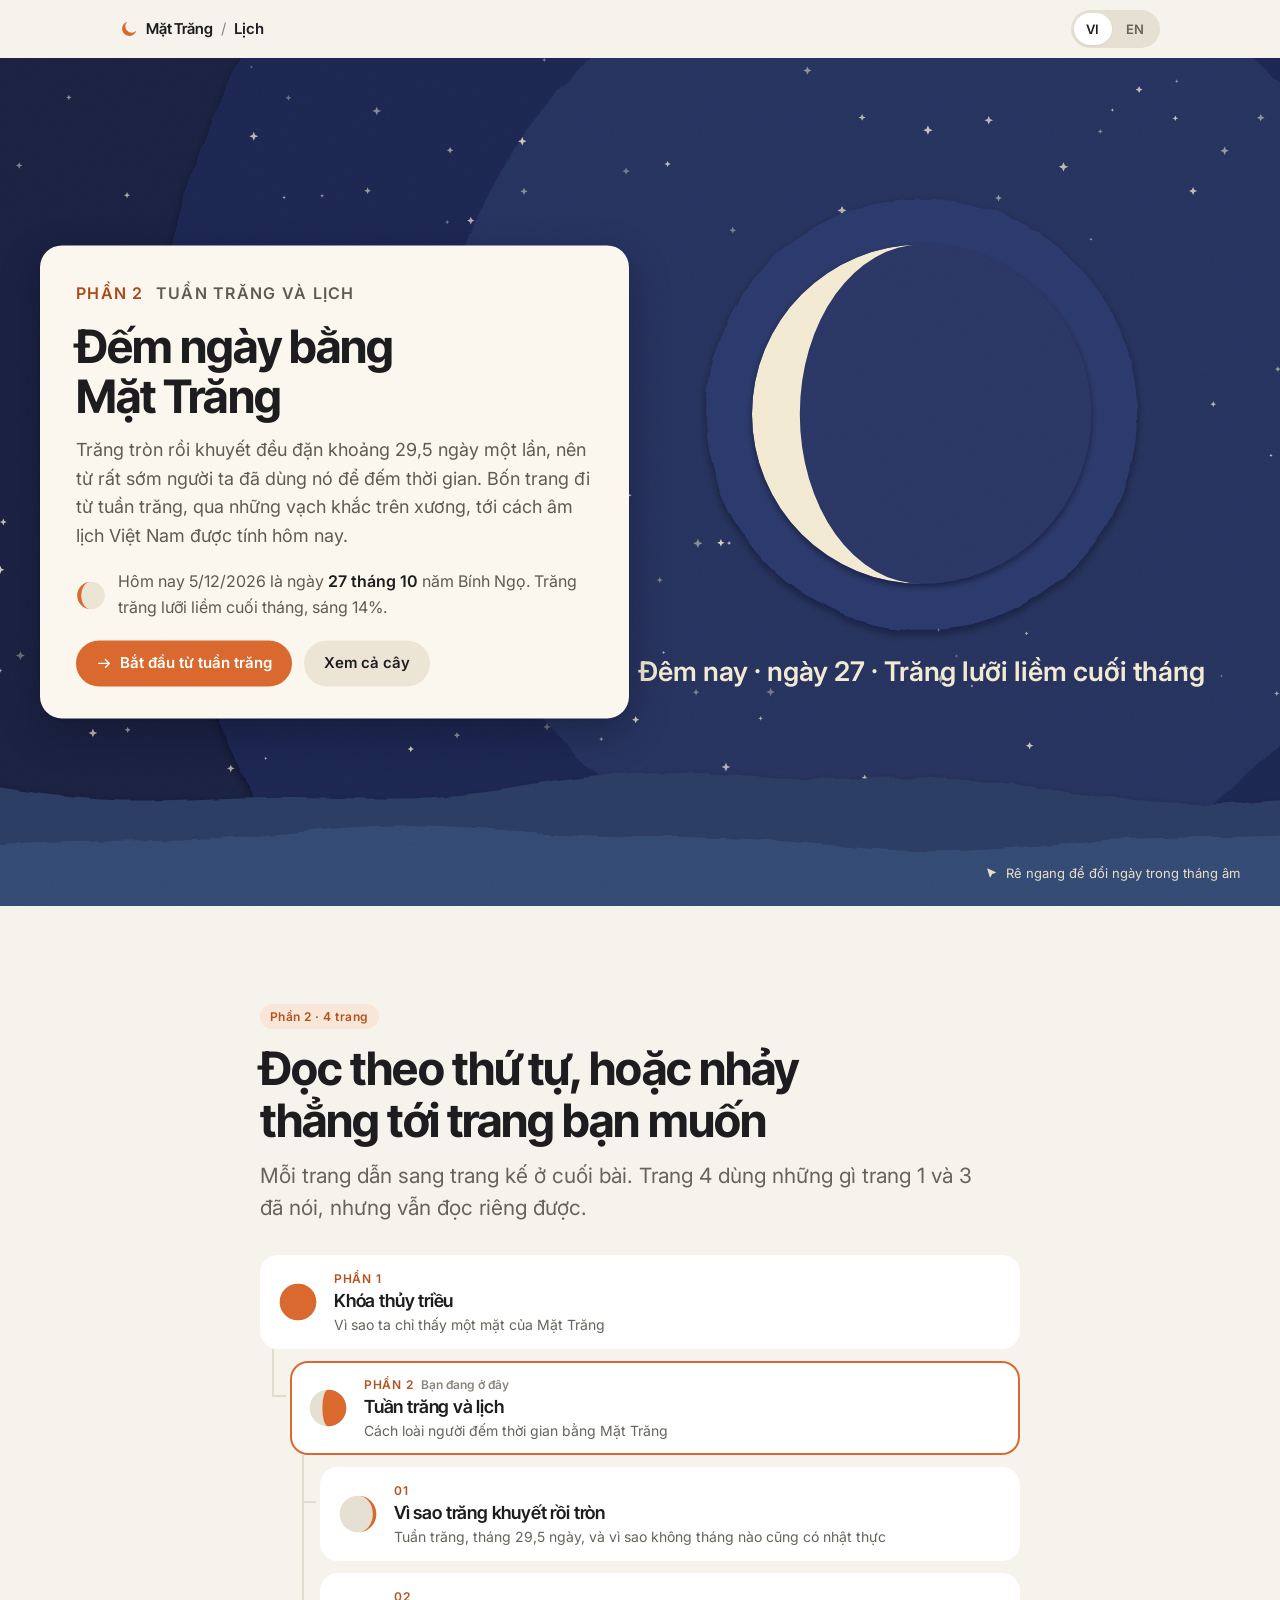
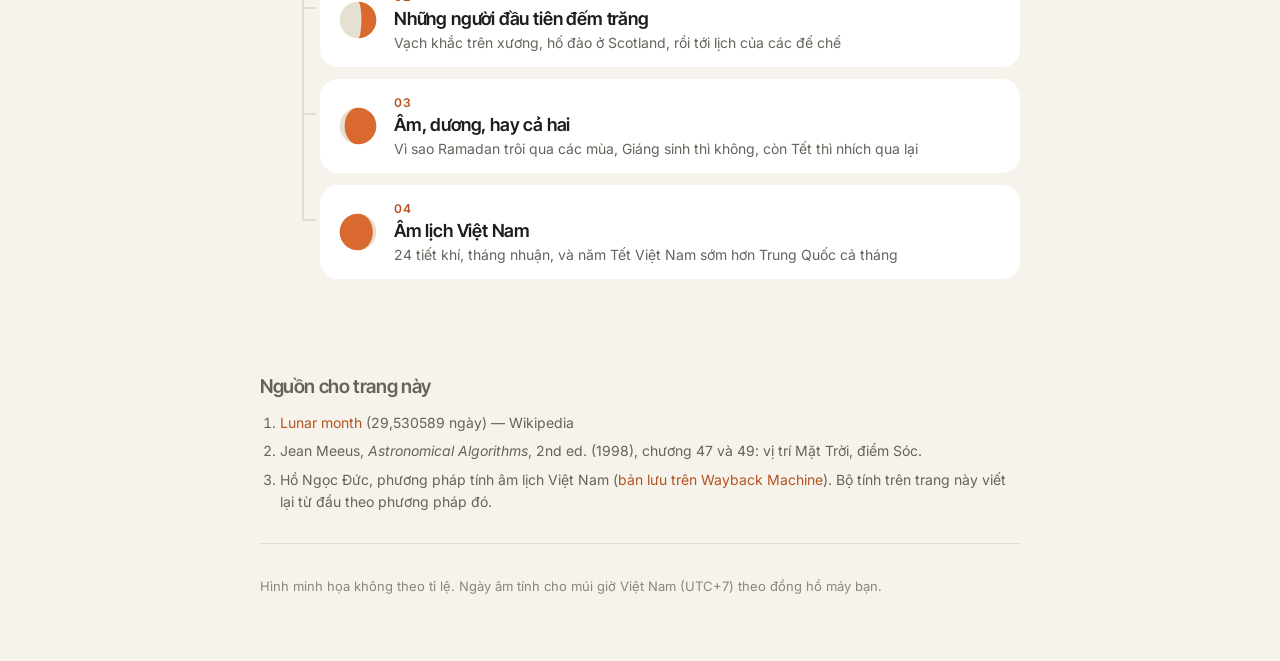
<file: mat-trang/lich/index.html>
<!doctype html>
<html lang="vi" data-lang="vi">
<head>
<meta charset="utf-8">
<meta name="viewport" content="width=device-width, initial-scale=1, viewport-fit=cover">
<meta name="robots" content="noindex, nofollow">
<title>Tuần trăng và lịch</title>
<meta name="description" content="Phần 2: tuần trăng, những người đầu tiên đếm trăng, lịch âm, dương, âm dương và âm lịch Việt Nam, bằng hình cắt giấy tương tác. Part 2: phases, the first Moon-counters, lunar, solar and lunisolar calendars, and the Vietnamese calendar.">
<link rel="preconnect" href="https://fonts.googleapis.com">
<link rel="preconnect" href="https://fonts.gstatic.com" crossorigin>
<link rel="stylesheet" href="https://fonts.googleapis.com/css2?family=Inter+Tight:wght@500;600;700&family=Inter:wght@400;500;600&display=swap">
<script>
  (function () {
    var l = 'vi';
    try {
      var q = new URLSearchParams(location.search).get('lang');
      l = (q === 'en' || q === 'vi') ? q : (localStorage.getItem('mt-lang') || 'vi');
    } catch (e) {}
    document.documentElement.dataset.lang = l;
    document.documentElement.lang = l;
  })();
</script>
<link rel="stylesheet" href="/mat-trang/giay.css">
</head>
<body>

<div class="bar">
  <div class="wide">
    <nav class="crumbs" aria-label="Đường dẫn / Breadcrumb">
      <a class="brand" href="/mat-trang/"><svg viewBox="0 0 24 24" aria-hidden="true"><path d="M21.6 14.4A9.6 9.6 0 1 1 9.6 2.4a7.6 7.6 0 0 0 12 12Z"/></svg>
        <span lang="vi">Mặt Trăng</span><span lang="en">The Moon</span></a>
      <span class="sep" aria-hidden="true">/</span>
      <span class="here"><span lang="vi">Lịch</span><span lang="en">Calendars</span></span>
    </nav>
    <div class="seg lang" role="group" aria-label="Ngôn ngữ / Language">
      <button type="button" data-l="vi" aria-pressed="true">VI</button>
      <button type="button" data-l="en" aria-pressed="false">EN</button>
    </div>
  </div>
</div>

<header class="hero act" id="top">
  <div class="stage">
    <div class="bg" id="hero" aria-hidden="true"></div>
    <div class="tcard seen">
      <p class="eyebrow"><span class="num" lang="vi">Phần 2</span><span class="num" lang="en">Part 2</span>
        <span lang="vi">Tuần trăng và lịch</span><span lang="en">Phases and calendars</span></p>
      <h1><span lang="vi">Đếm ngày bằng Mặt Trăng</span><span lang="en">Counting days by the Moon</span></h1>
      <p class="lede" lang="vi">Trăng tròn rồi khuyết đều đặn khoảng 29,5 ngày một lần, nên từ rất sớm người ta đã dùng nó để đếm thời gian. Bốn trang đi từ tuần trăng, qua những vạch khắc trên xương, tới cách âm lịch Việt Nam được tính hôm nay.</p>
      <p class="lede" lang="en">The Moon waxes and wanes every 29.5 days or so, so people used it to count time very early on. Four pages take you from the phases, through notches carved on bones, to how the Vietnamese calendar is computed today.</p>
      <p class="tonight" id="tn"></p>
      <div class="cta">
        <a class="btn" href="/mat-trang/lich/tuan-trang/"><svg viewBox="0 0 24 24" aria-hidden="true"><path d="M13.3 5.3a1 1 0 0 1 1.4 0l6 6a1 1 0 0 1 0 1.4l-6 6a1 1 0 0 1-1.4-1.4l4.3-4.3H4a1 1 0 1 1 0-2h13.6l-4.3-4.3a1 1 0 0 1 0-1.4Z"/></svg>
          <span lang="vi">Bắt đầu từ tuần trăng</span><span lang="en">Start with the phases</span></a>
        <a class="btn ghost" href="#cay"><span lang="vi">Xem cả cây</span><span lang="en">See the whole tree</span></a>
      </div>
    </div>
    <p class="hint"><svg viewBox="0 0 24 24" aria-hidden="true"><path d="M5.5 3.2a.8.8 0 0 1 1.1-.7l13 6.2a.8.8 0 0 1-.1 1.5l-5.6 1.7-2.6 5.4a.8.8 0 0 1-1.5-.1Z"/></svg>
      <span lang="vi">Rê ngang để đổi ngày trong tháng âm</span><span lang="en">Move sideways to change the day of the lunar month</span></p>
  </div>
</header>

<main>

<section class="branch wrap" id="cay">
  <span class="tag" lang="vi">Phần 2 · 4 trang</span><span class="tag" lang="en">Part 2 · 4 pages</span>
  <h2><span lang="vi">Đọc theo thứ tự, hoặc nhảy thẳng tới trang bạn muốn</span><span lang="en">Read in order, or jump straight to the page you want</span></h2>
  <p class="lede" lang="vi">Mỗi trang dẫn sang trang kế ở cuối bài. Trang 4 dùng những gì trang 1 và 3 đã nói, nhưng vẫn đọc riêng được.</p>
  <p class="lede" lang="en">Each page links to the next one at the end. Page 4 builds on pages 1 and 3, but you can still read it on its own.</p>
  <div data-tree="lich"></div>
</section>

<section class="sources wrap" id="nguon">
  <h3><span lang="vi">Nguồn cho trang này</span><span lang="en">Sources for this page</span></h3>
  <ol>
    <li><a href="https://en.wikipedia.org/wiki/Lunar_month">Lunar month</a> (29,530589 ngày) — Wikipedia</li>
    <li>Jean Meeus, <em>Astronomical Algorithms</em>, 2nd ed. (1998), chương 47 và 49: vị trí Mặt Trời, điểm Sóc.</li>
    <li>Hồ Ngọc Đức, phương pháp tính âm lịch Việt Nam (<a href="https://web.archive.org/web/20250123093939/http://www.informatik.uni-leipzig.de/~duc/amlich/calrules.html">bản lưu trên Wayback Machine</a>). Bộ tính trên trang này viết lại từ đầu theo phương pháp đó.</li>
  </ol>
</section>

</main>

<footer class="wrap">
  <span lang="vi">Hình minh họa không theo tỉ lệ. Ngày âm tính cho múi giờ Việt Nam (UTC+7) theo đồng hồ máy bạn.</span>
  <span lang="en">Illustrations are not to scale. Lunar dates are computed for Vietnam time (UTC+7) from your device clock.</span>
</footer>

<script src="/mat-trang/giay.js"></script>
<script src="/mat-trang/lich/amlich.js"></script>
<script>
(function () {
  'use strict';
  var M = window.MT, AL = window.AL, $ = M.$, T = M.T, hooks = M.hooks, clamp = M.clamp, C = M.C, SYN = M.SYN;

  // Ngày hôm nay theo giờ Việt Nam, và tuổi trăng thật lúc này.
  var now = new Date(Date.now() + 7 * 36e5), dd = now.getUTCDate(), mm = now.getUTCMonth() + 1, yy = now.getUTCFullYear();
  var L = AL.toLunar(dd, mm, yy, 7), cc = AL.canChi(L[2]);
  var J0 = Date.now() / 864e5 + 2440587.5, k = Math.floor((J0 - 2415021.077) / 29.530588853);
  while (AL.newMoon(k + 1) <= J0) k++;
  while (AL.newMoon(k) > J0) k--;
  var age0 = J0 - AL.newMoon(k);

  var tn = $('#tn');
  function today() {
    var lit = Math.round((1 - Math.cos(2 * Math.PI * age0 / SYN)) / 2 * 100);
    tn.innerHTML = M.phaseIcon(age0 / SYN) + '<span>' + T(
      'Hôm nay ' + dd + '/' + mm + '/' + yy + ' là ngày <b>' + L[0] + ' tháng ' + L[1] + (L[3] ? ' nhuận' : '') + '</b> năm ' + cc[0][0] + ' ' + cc[1][0] + '. Trăng ' + M.phaseName(age0).toLowerCase() + ', sáng ' + lit + '%.',
      'Today, ' + yy + '-' + String(mm).padStart(2, '0') + '-' + String(dd).padStart(2, '0') + ', is <b>day ' + L[0] + ' of month ' + L[1] + (L[3] ? ' (leap)' : '') + '</b> in the year ' + cc[0][0] + ' ' + cc[1][0] + ' (' + cc[1][1] + '). ' + M.phaseName(age0) + ', ' + lit + '% lit.'
    ) + '</span>';
  }
  hooks.push(today); today();

  // ================= HERO =================
  // Mặt Trăng đêm nay; rê ngang để chạy qua cả tháng âm, buông tay thì trăng trôi về đêm nay.
  (function () {
    var head = $('#top'), bg = $('#hero'), G = {}, age = age0, aim = null;
    var s = M.backdrop(bg, function (W, H, land) {
      var R = Math.min(W, H) * (land ? .2 : .13), cx = land ? W * .72 : W * .5, cy = land ? H * .42 : H * .19;
      G = { R: R, cx: cx, cy: cy };
      var hill = function (y, a, ph, fill) {
        var d = 'M-20,' + (H + 20);
        for (var x = -20; x <= W + 20; x += 24) d += 'L' + x + ',' + (y + Math.sin(x / 160 + ph) * a + Math.sin(x / 57 + ph * 2) * a * .3).toFixed(1);
        return '<path d="' + d + 'L' + (W + 20) + ',' + (H + 20) + 'Z" fill="' + fill + '"/>';
      };
      var fs = Math.max(15, R * .16);
      return M.skyAt(W, H, cx, cy, 13, H * .85) +
        '<g transform="translate(' + cx.toFixed(1) + ',' + cy.toFixed(1) + ')"><g filter="url(#cut)"><circle r="' + (R * 1.27).toFixed(1) + '" fill="' + C.n4 + '"/></g>' +
        '<g filter="url(#pc)">' + M.moonDisc(age / SYN, R, 'hm') + '</g>' +
        '<text id="hl" y="' + (R * 1.27 + fs * 1.9).toFixed(1) + '" text-anchor="middle" style="font: 600 ' + fs.toFixed(0) + 'px Inter, sans-serif; fill: ' + C.cream + '"></text></g>' +
        '<g filter="url(#cut)">' + hill(H * .86, 14, 0, '#2A3A5E') + hill(H * .92, 10, 2, '#33496F') + '</g>';
    });
    function label() {
      var el = $('#hl', s); if (!el) return;
      el.textContent = aim === null && Math.abs(age - age0) < .3
        ? T('Đêm nay · ', 'Tonight · ') + M.lunarDay(L[0]) + ' · ' + M.phaseName(age0)
        : '≈ ' + M.lunarDay(Math.floor(age) + 1) + ' · ' + M.phaseName(age);
    }
    function draw() {
      var p = $('#hmp', s); if (p) p.setAttribute('d', M.phase(age / SYN, G.R));
      label();
    }
    hooks.push(label); draw();
    function point(e) {
      var r = bg.getBoundingClientRect();
      aim = clamp((e.clientX - r.left) / r.width, 0, 1) * (SYN - .01);
      if (M.reduce) { age = aim; draw(); }
    }
    head.addEventListener('pointermove', point);
    head.addEventListener('pointerdown', point);
    head.addEventListener('pointerleave', function (e) { if (e.pointerType === 'mouse') { aim = null; if (M.reduce) { age = age0; draw(); } } });
    addEventListener('resize', function () { setTimeout(draw, 200); });
    if (M.reduce) return;
    M.loop(head, function (dt) {
      var tgt = aim === null ? age0 : aim, e = 1 - Math.pow(.004, dt);
      if (Math.abs(tgt - age) < .005) return;
      age += (tgt - age) * e; draw();
    });
  })();

  M.stage();
})();
</script>
</body>
</html>
</file>
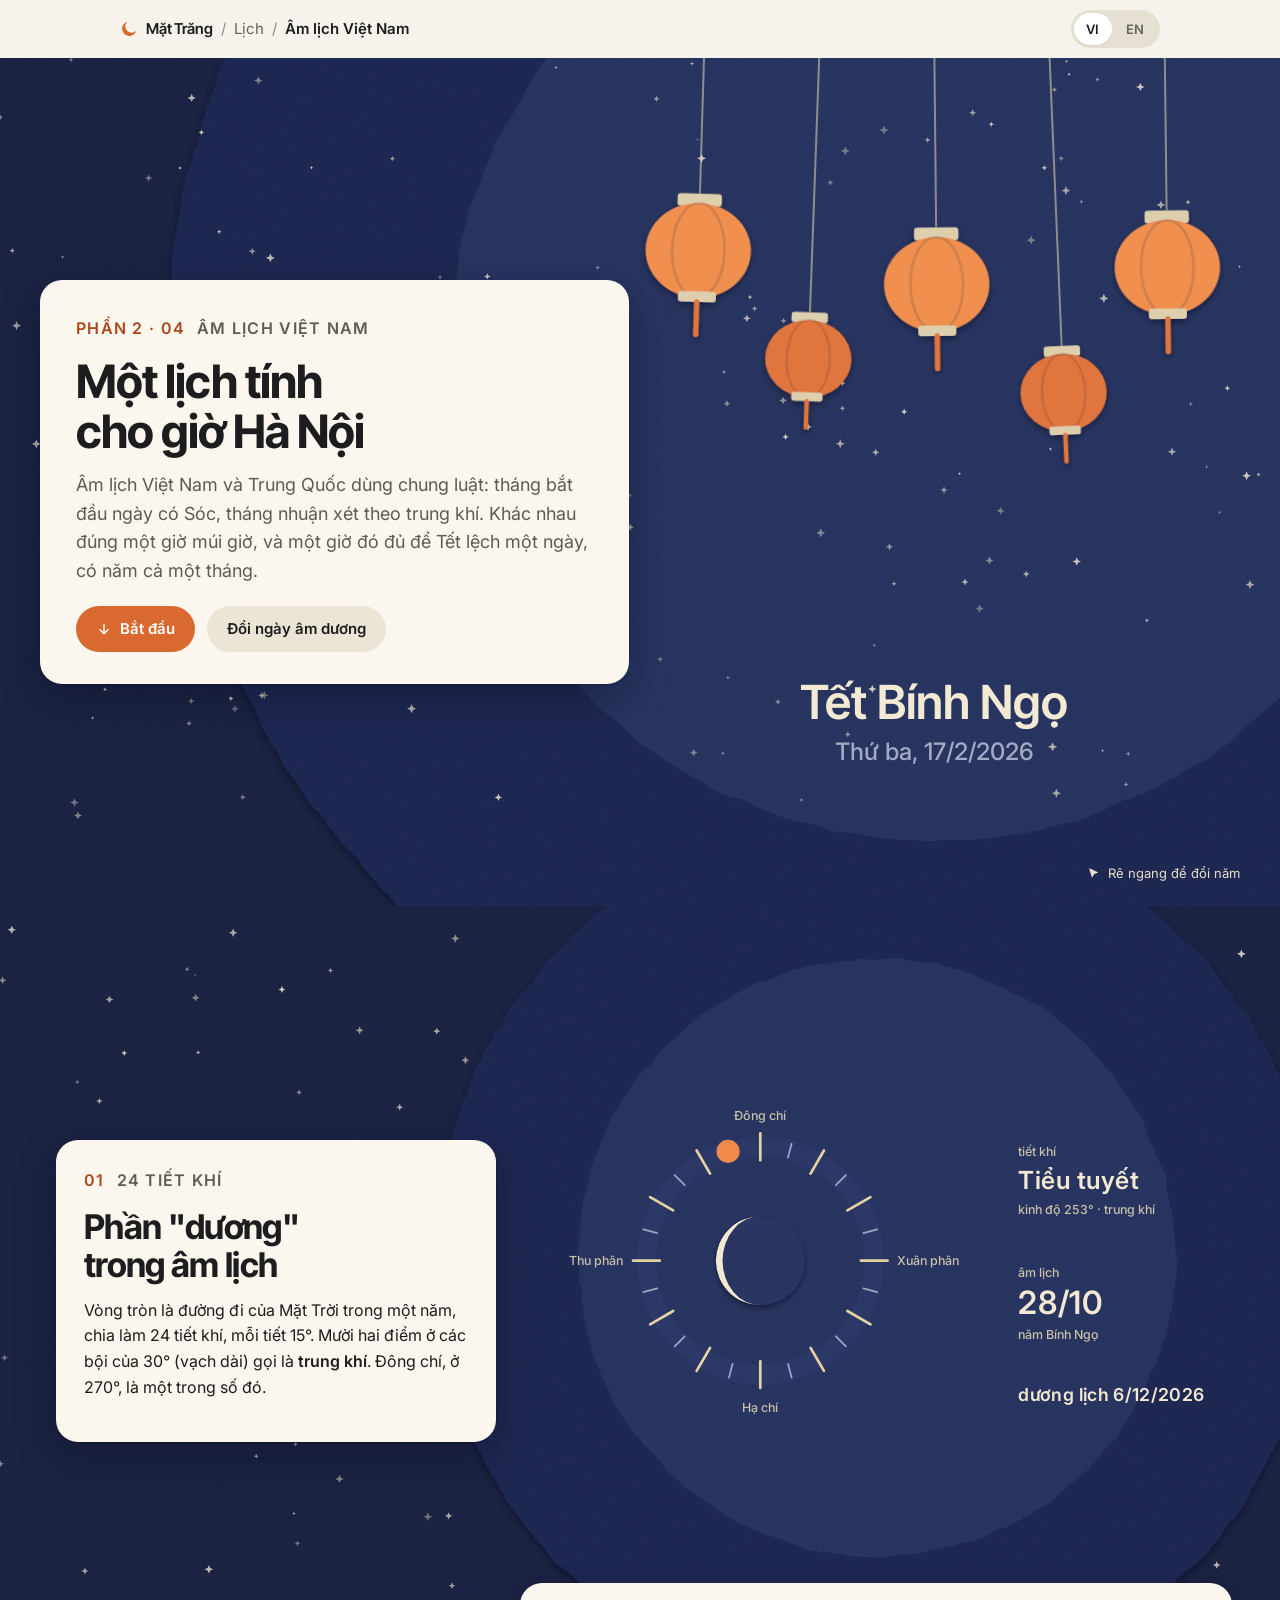
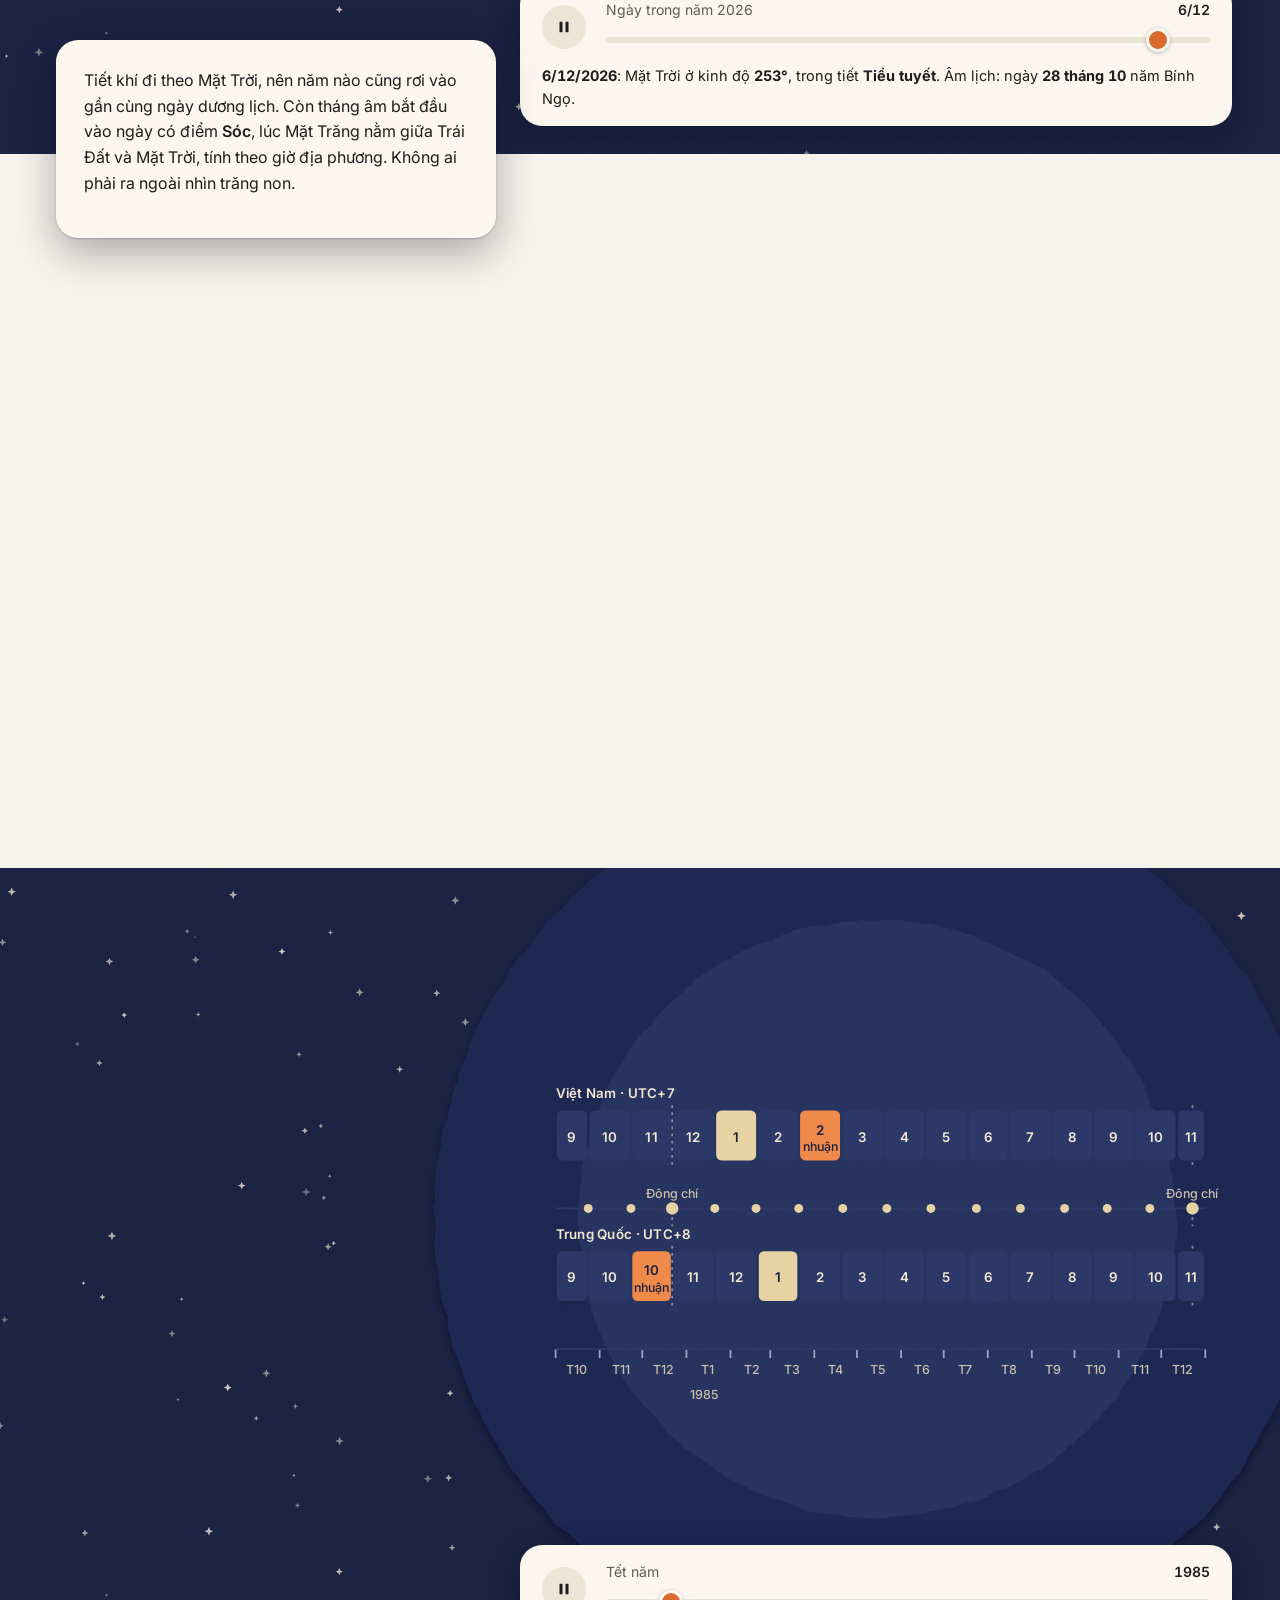
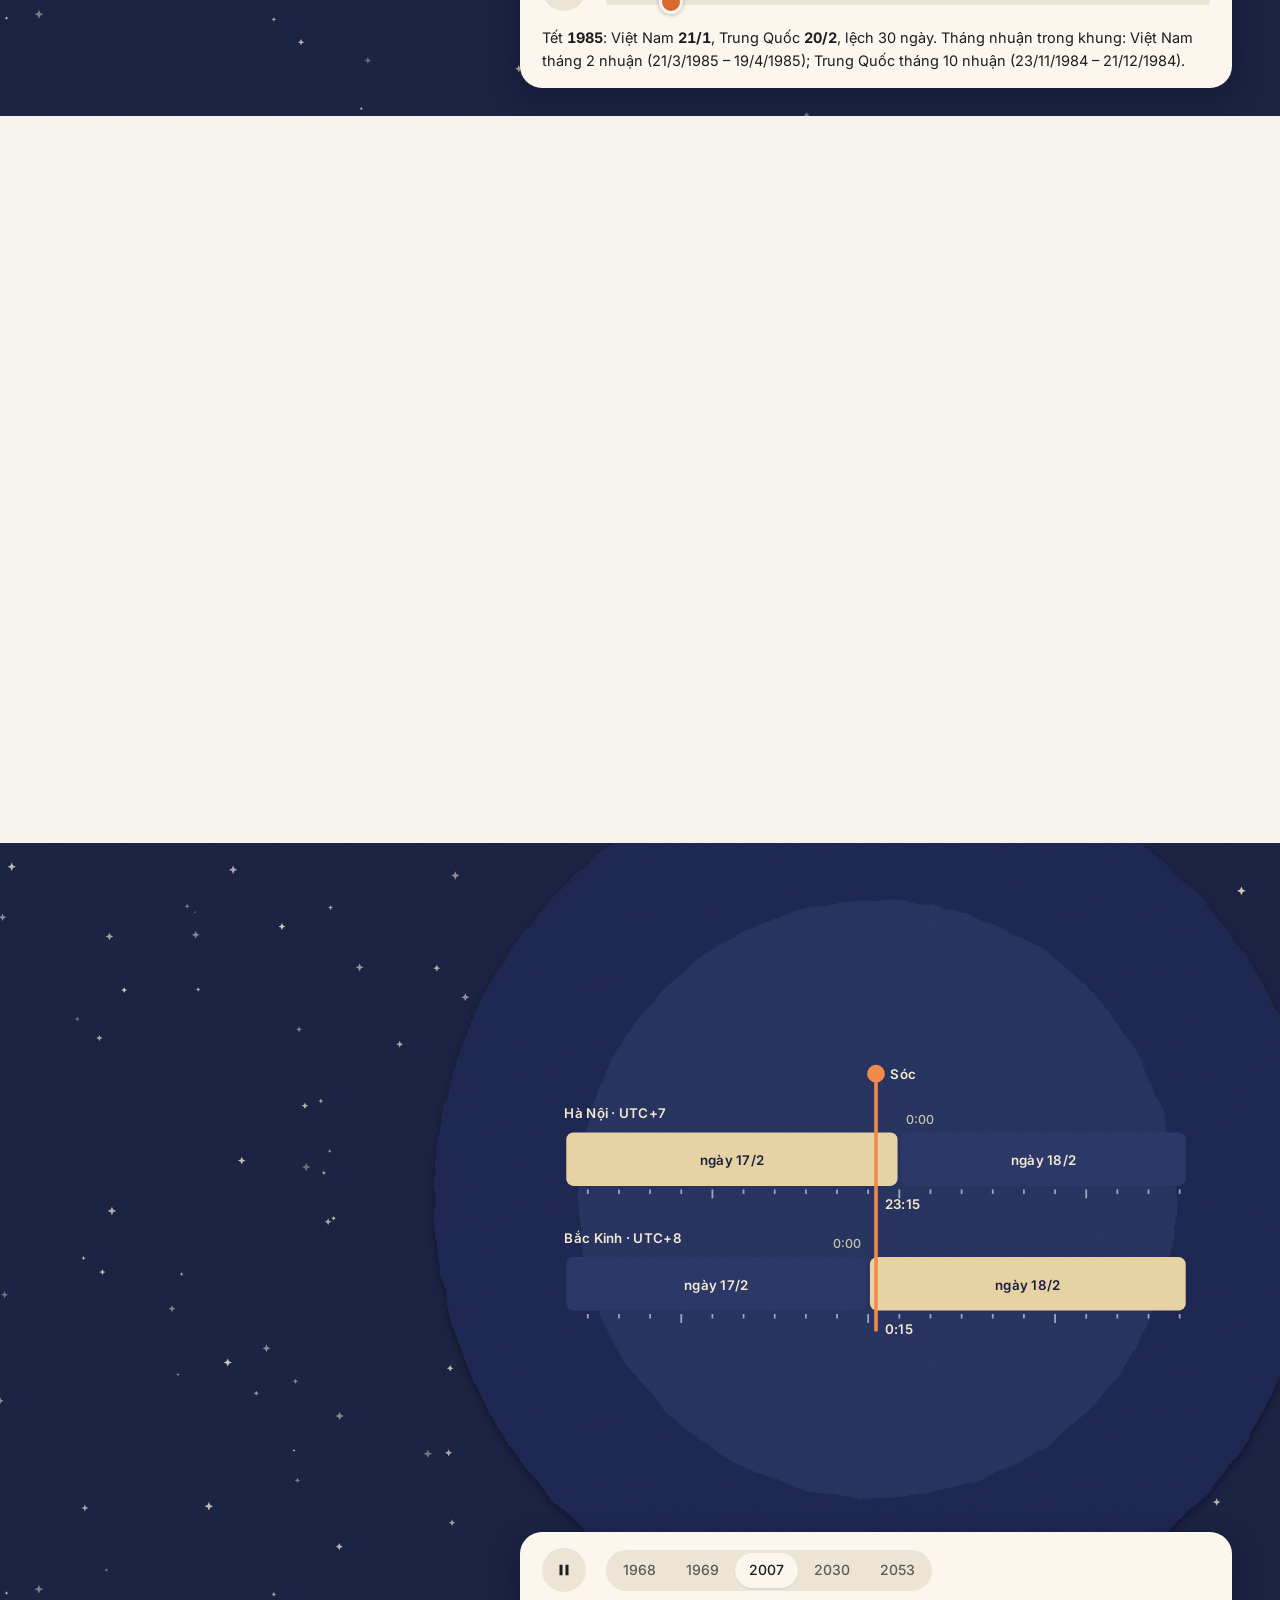
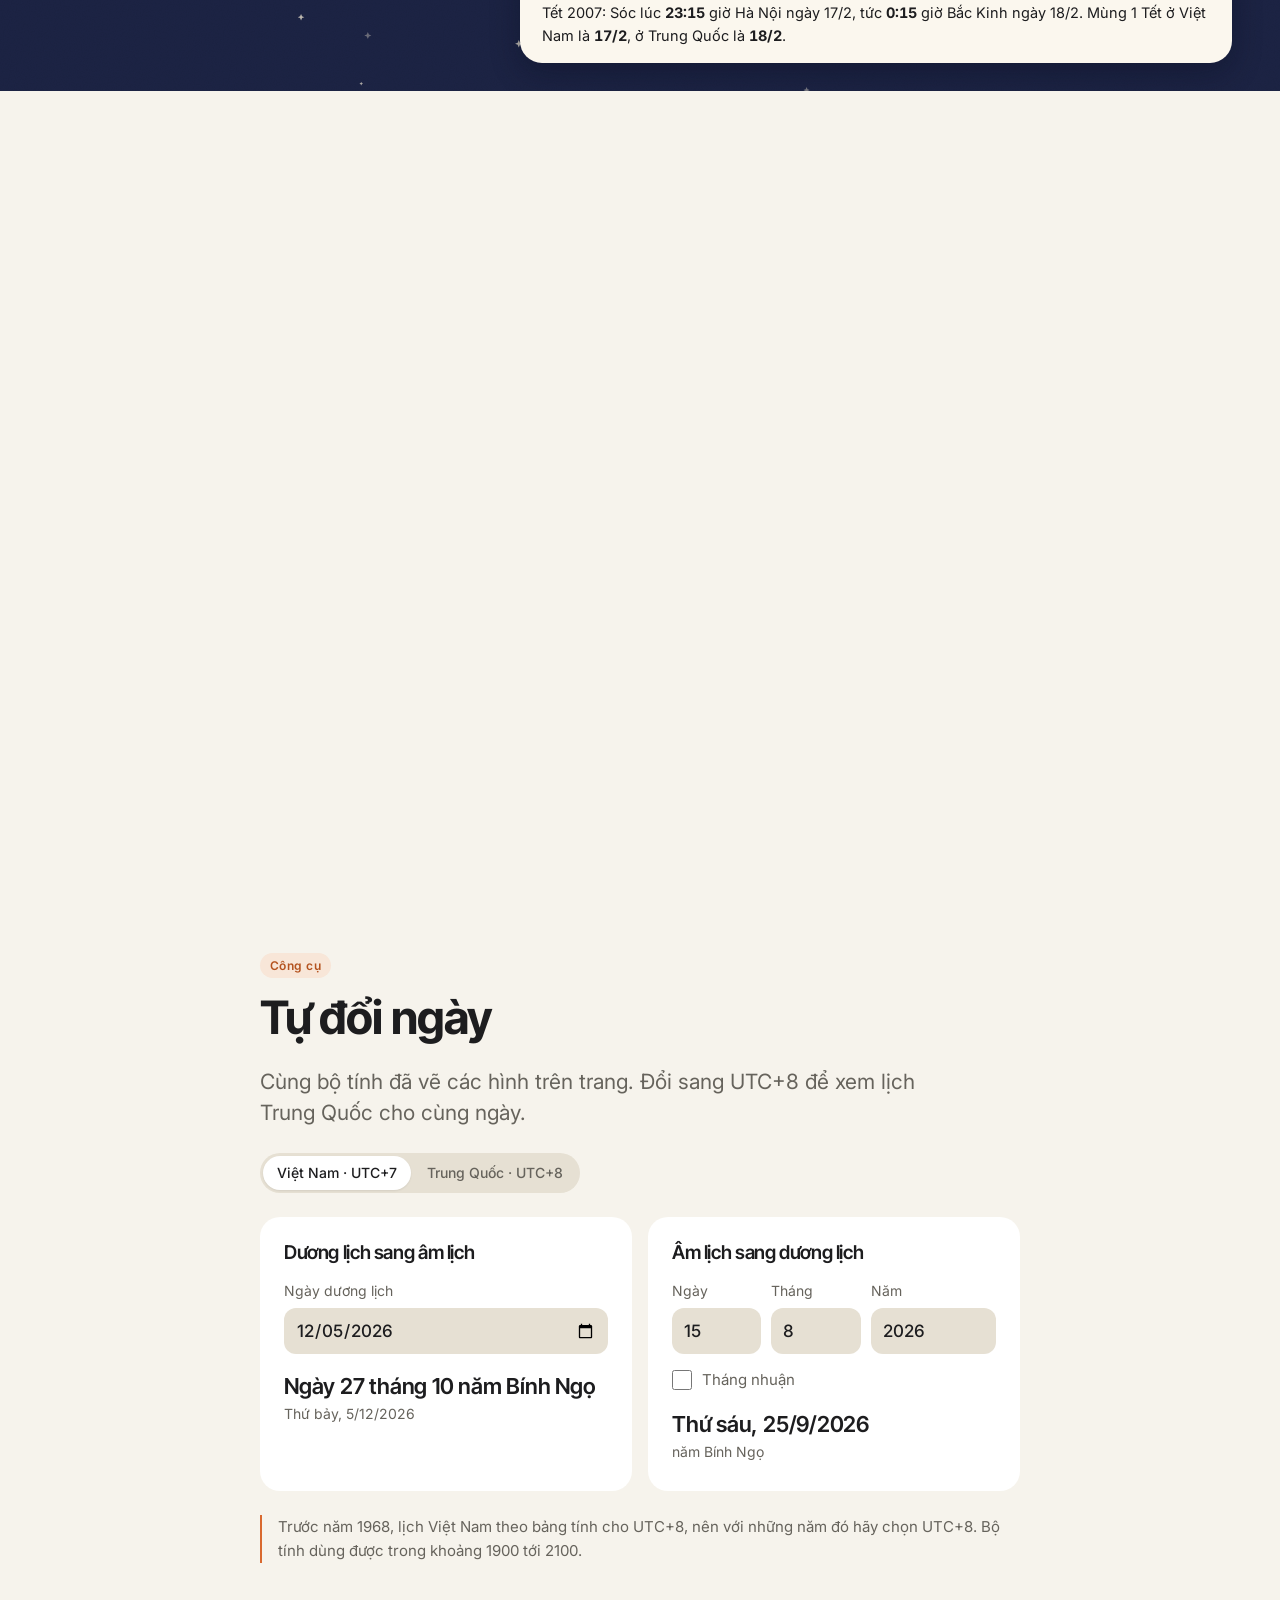
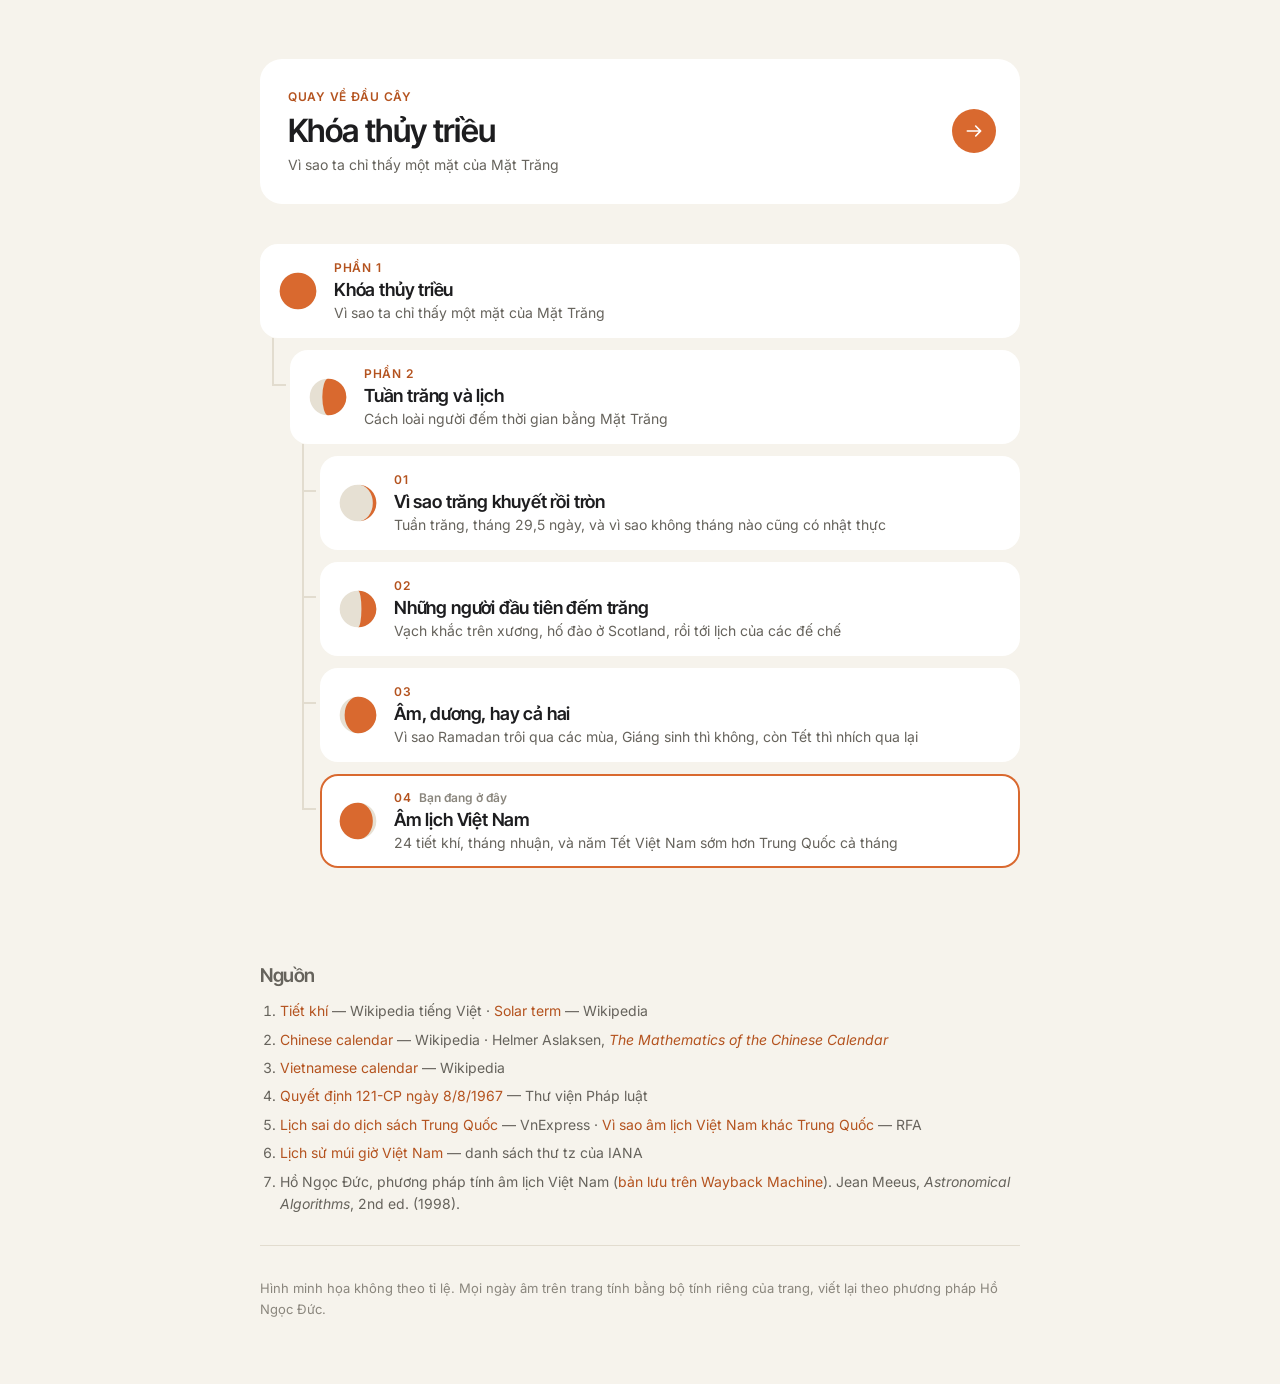
<file: mat-trang/lich/am-lich-viet-nam/index.html>
<!doctype html>
<html lang="vi" data-lang="vi">
<head>
<meta charset="utf-8">
<meta name="viewport" content="width=device-width, initial-scale=1, viewport-fit=cover">
<meta name="robots" content="noindex, nofollow">
<title>Âm lịch Việt Nam</title>
<meta name="description" content="24 tiết khí, tháng nhuận, và vì sao Tết ở Việt Nam đôi khi sớm hơn Trung Quốc một ngày, có năm cả một tháng. 24 solar terms, leap months, and why Vietnam's Tết sometimes comes a day, or a month, before China's.">
<link rel="preconnect" href="https://fonts.googleapis.com">
<link rel="preconnect" href="https://fonts.gstatic.com" crossorigin>
<link rel="stylesheet" href="https://fonts.googleapis.com/css2?family=Inter+Tight:wght@500;600;700&family=Inter:wght@400;500;600&display=swap">
<script>
  (function () {
    var l = 'vi';
    try {
      var q = new URLSearchParams(location.search).get('lang');
      l = (q === 'en' || q === 'vi') ? q : (localStorage.getItem('mt-lang') || 'vi');
    } catch (e) {}
    document.documentElement.dataset.lang = l;
    document.documentElement.lang = l;
  })();
</script>
<link rel="stylesheet" href="/mat-trang/giay.css">
</head>
<body>

<div class="bar">
  <div class="wide">
    <nav class="crumbs" aria-label="Đường dẫn / Breadcrumb">
      <a class="brand" href="/mat-trang/"><svg viewBox="0 0 24 24" aria-hidden="true"><path d="M21.6 14.4A9.6 9.6 0 1 1 9.6 2.4a7.6 7.6 0 0 0 12 12Z"/></svg>
        <span lang="vi">Mặt Trăng</span><span lang="en">The Moon</span></a>
      <span class="sep" aria-hidden="true">/</span>
      <a href="/mat-trang/lich/"><span lang="vi">Lịch</span><span lang="en">Calendars</span></a>
      <span class="sep last" aria-hidden="true">/</span>
      <span class="here"><span lang="vi">Âm lịch Việt Nam</span><span lang="en">The Vietnamese calendar</span></span>
    </nav>
    <div class="seg lang" role="group" aria-label="Ngôn ngữ / Language">
      <button type="button" data-l="vi" aria-pressed="true">VI</button>
      <button type="button" data-l="en" aria-pressed="false">EN</button>
    </div>
  </div>
</div>

<header class="hero act" id="top">
  <div class="stage">
    <div class="bg" id="hero" aria-hidden="true"></div>
    <div class="tcard seen">
      <p class="eyebrow"><span class="num" lang="vi">Phần 2 · 04</span><span class="num" lang="en">Part 2 · 04</span>
        <span lang="vi">Âm lịch Việt Nam</span><span lang="en">The Vietnamese calendar</span></p>
      <h1><span lang="vi">Một lịch tính cho giờ Hà Nội</span><span lang="en">A calendar computed for Hanoi time</span></h1>
      <p class="lede" lang="vi">Âm lịch Việt Nam và Trung Quốc dùng chung luật: tháng bắt đầu ngày có Sóc, tháng nhuận xét theo trung khí. Khác nhau đúng một giờ múi giờ, và một giờ đó đủ để Tết lệch một ngày, có năm cả một tháng.</p>
      <p class="lede" lang="en">The Vietnamese and Chinese calendars share the same rules: a month starts on the day of the new moon, and leap months follow the solar terms. They differ by one hour of time zone, and that hour is enough to move Tết by a day, and one year by a whole month.</p>
      <div class="cta">
        <a class="btn" href="#c1"><svg viewBox="0 0 24 24" aria-hidden="true"><path d="M12 4a1 1 0 0 1 1 1v11.6l4.3-4.3a1 1 0 1 1 1.4 1.4l-6 6a1 1 0 0 1-1.4 0l-6-6a1 1 0 1 1 1.4-1.4L11 16.6V5a1 1 0 0 1 1-1Z"/></svg>
          <span lang="vi">Bắt đầu</span><span lang="en">Start</span></a>
        <a class="btn ghost" href="#doi"><span lang="vi">Đổi ngày âm dương</span><span lang="en">Convert a date</span></a>
      </div>
    </div>
    <p class="hint"><svg viewBox="0 0 24 24" aria-hidden="true"><path d="M5.5 3.2a.8.8 0 0 1 1.1-.7l13 6.2a.8.8 0 0 1-.1 1.5l-5.6 1.7-2.6 5.4a.8.8 0 0 1-1.5-.1Z"/></svg>
      <span lang="vi">Rê ngang để đổi năm</span><span lang="en">Move sideways to change the year</span></p>
  </div>
</header>

<main>

<!-- ============ 1 ============ -->
<section class="ch" id="c1">
  <div class="act">
    <div class="stage">
      <div class="bg" aria-hidden="true"></div>
      <div class="vis"><div class="fit">
        <figure class="scene" id="s1" data-bg="stage" style="--ar: 16 / 9"></figure>
      </div></div>
      <div class="dock">
        <div class="controls">
          <button class="icon-btn" type="button" data-play="s1"></button>
          <label class="range"><span class="lbl"><span><span lang="vi">Ngày trong năm 2026</span><span lang="en">Day of 2026</span></span><b id="s1dv"></b></span>
            <input type="range" id="s1d" min="0" max="364" step="1" value="0"></label>
        </div>
        <p class="readout" id="s1r" aria-live="polite"></p>
      </div>
    </div>
    <div class="story">
      <div class="tcard">
        <p class="eyebrow"><span class="num">01</span><span lang="vi">24 tiết khí</span><span lang="en">24 solar terms</span></p>
        <h2><span lang="vi">Phần "dương" trong âm lịch</span><span lang="en">The solar half of the lunar calendar</span></h2>
        <p lang="vi">Vòng tròn là đường đi của Mặt Trời trong một năm, chia làm 24 tiết khí, mỗi tiết 15°. Mười hai điểm ở các bội của 30° (vạch dài) gọi là <strong>trung khí</strong>. Đông chí, ở 270°, là một trong số đó.</p>
        <p lang="en">The circle is the Sun's path over a year, split into 24 solar terms of 15° each. The twelve at multiples of 30° (long ticks) are the <strong>principal terms</strong>. The winter solstice, at 270°, is one of them.</p>
      </div>
      <div class="tcard">
        <p lang="vi">Tiết khí đi theo Mặt Trời, nên năm nào cũng rơi vào gần cùng ngày dương lịch. Còn tháng âm bắt đầu vào ngày có điểm <strong>Sóc</strong>, lúc Mặt Trăng nằm giữa Trái Đất và Mặt Trời, tính theo giờ địa phương. Không ai phải ra ngoài nhìn trăng non.</p>
        <p lang="en">The terms follow the Sun, so they land on nearly the same Gregorian date every year. A lunar month, though, starts on the day of the <strong>new moon</strong>, when the Moon passes between the Earth and the Sun, counted in local time. Nobody has to go out and look for the crescent.</p>
      </div>
      <div class="tcard">
        <p class="note" lang="vi">Kéo thanh trượt và xem hai đồng hồ cùng chạy: Mặt Trời quanh vòng tiết khí, Mặt Trăng ở giữa qua từng tuần trăng.</p>
        <p class="note" lang="en">Drag the slider and watch both clocks run: the Sun round the ring of terms, the Moon in the middle through its phases.</p>
      </div>
    </div>
  </div>
</section>

<!-- ============ 2 ============ -->
<section class="ch" id="c2">
  <div class="act">
    <div class="stage">
      <div class="bg" aria-hidden="true"></div>
      <div class="vis"><div class="fit">
        <figure class="scene" id="s2" data-bg="stage" style="--ar: 16 / 9"></figure>
      </div></div>
      <div class="dock">
        <div class="controls">
          <button class="icon-btn" type="button" data-play="s2"></button>
          <label class="range"><span class="lbl"><span><span lang="vi">Tết năm</span><span lang="en">Tết of</span></span><b id="s2yv"></b></span>
            <input type="range" id="s2y" min="1980" max="2035" step="1" value="1985"></label>
        </div>
        <p class="readout" id="s2r" aria-live="polite"></p>
      </div>
    </div>
    <div class="story">
      <div class="tcard">
        <p class="eyebrow"><span class="num">02</span><span lang="vi">Tháng nhuận</span><span lang="en">Leap months</span></p>
        <h2><span lang="vi">Tháng không có trung khí</span><span lang="en">The month without a principal term</span></h2>
        <p lang="vi">Luật gốc: Đông chí phải nằm trong tháng 11. Nếu từ tháng 11 năm này tới tháng 11 năm sau có 13 lần Sóc, thì có một tháng thừa. Tháng đầu tiên không chứa trung khí nào là tháng nhuận, và mang số của tháng đứng trước nó.</p>
        <p lang="en">The basic rule: the winter solstice must fall in month 11. If there are 13 new moons from one month 11 to the next, there is one month too many. The first month that contains no principal term becomes the leap month, and takes the number of the month before it.</p>
      </div>
      <div class="tcard">
        <p lang="vi">Hai hàng trên hình dùng cùng luật, chỉ khác múi giờ. Năm 1984 Trung Quốc có tháng 10 nhuận, Việt Nam thì không. Kết quả: Tết Ất Sửu ở Việt Nam là <strong>21/1/1985</strong>, ở Trung Quốc là <strong>20/2/1985</strong>, cách nhau cả một tháng. Việt Nam nhuận tháng 2 năm 1985 (21/3 tới 19/4), và từ đó hai lịch khớp lại.</p>
        <p lang="en">Both rows in the picture use the same rule, only the time zone differs. In 1984 China had a leap month 10 and Vietnam did not. So Tết in Vietnam fell on <strong>21 January 1985</strong>, and in China on <strong>20 February 1985</strong>, a whole month apart. Vietnam then had a leap month 2 in 1985 (21 March to 19 April), after which the two calendars agreed again.</p>
      </div>
      <div class="tcard">
        <p class="note" lang="vi">Mỗi ô là một tháng âm, đặt theo ngày dương lịch. Ô đậm là tháng Giêng, ô cam là tháng nhuận, chấm giữa hai hàng là các trung khí.</p>
        <p class="note" lang="en">Each box is a lunar month, placed on the Gregorian dates. The pale box is month 1, the orange box is a leap month, and the dots between the rows are the principal terms.</p>
      </div>
    </div>
  </div>
</section>

<!-- ============ 3 ============ -->
<section class="ch" id="c3">
  <div class="act">
    <div class="stage">
      <div class="bg" aria-hidden="true"></div>
      <div class="vis"><div class="fit">
        <figure class="scene" id="s3" data-bg="stage" style="--ar: 16 / 9"></figure>
      </div></div>
      <div class="dock">
        <div class="controls">
          <button class="icon-btn" type="button" data-play="s3"></button>
          <div class="seg" id="s3k" role="group">
            <button type="button" data-v="0" aria-pressed="false">1968</button>
            <button type="button" data-v="1" aria-pressed="false">1969</button>
            <button type="button" data-v="2" aria-pressed="true">2007</button>
            <button type="button" data-v="3" aria-pressed="false">2030</button>
            <button type="button" data-v="4" aria-pressed="false">2053</button>
          </div>
        </div>
        <p class="readout" id="s3r" aria-live="polite"></p>
      </div>
    </div>
    <div class="story">
      <div class="tcard">
        <p class="eyebrow"><span class="num">03</span><span lang="vi">Một giờ</span><span lang="en">One hour</span></p>
        <h2><span lang="vi">Khi Sóc rơi vào khoảng 23 giờ</span><span lang="en">When the new moon falls just before midnight</span></h2>
        <p lang="vi">Ngày 8/8/1967, Hội đồng Chính phủ ra Quyết định 121-CP: dùng giờ múi thứ 7 (UTC+7) làm giờ chính thức, và âm lịch từ đó tính theo giờ này, thay vì theo lịch Trung Quốc vốn tính cho UTC+8.</p>
        <p lang="en">On 8 August 1967 the Government Council issued Decision 121-CP: the 7th time zone (UTC+7) became official time, and from then on the lunar calendar was computed for it, instead of following the Chinese calendar, which is computed for UTC+8.</p>
      </div>
      <div class="tcard">
        <p lang="vi">Nếu điểm Sóc rơi vào khoảng 16 tới 17 giờ UTC, thì ở Hà Nội đã là gần nửa đêm, còn ở Bắc Kinh đã sang ngày mới. Tháng âm hai nước bắt đầu lệch nhau một ngày. Gặp đúng tháng Giêng, Tết lệch một ngày. Năm 1968, miền Bắc ăn Tết ngày 29/1, miền Nam (lúc đó vẫn theo UTC+8) ăn Tết ngày 30/1.</p>
        <p lang="en">If the new moon falls between about 16:00 and 17:00 UTC, it is just before midnight in Hanoi and already the next day in Beijing. The two lunar months start a day apart. When that month is the first month, Tết moves by a day. In 1968, the North celebrated Tết on 29 January and the South (still on UTC+8 then) on 30 January.</p>
      </div>
      <div class="tcard">
        <p class="note" lang="vi">Từ 1968 tới 2100, bộ tính trên trang này chỉ thấy sáu năm Tết hai nước khác ngày: 1968, 1969, 1985, 2007, 2030 và 2053. Giờ Sóc tính bằng công thức rút gọn của Meeus, có thể lệch vài phút.</p>
        <p class="note" lang="en">From 1968 to 2100, this page's code finds only six years in which Tết differs between the two countries: 1968, 1969, 1985, 2007, 2030 and 2053. New-moon times come from Meeus's shortened formula and may be off by a few minutes.</p>
      </div>
    </div>
  </div>
</section>

<section class="conv wrap" id="doi">
  <span class="tag" lang="vi">Công cụ</span><span class="tag" lang="en">Tool</span>
  <h2><span lang="vi">Tự đổi ngày</span><span lang="en">Convert a date yourself</span></h2>
  <p class="lede" lang="vi">Cùng bộ tính đã vẽ các hình trên trang. Đổi sang UTC+8 để xem lịch Trung Quốc cho cùng ngày.</p>
  <p class="lede" lang="en">The same code that drew the pictures on this page. Switch to UTC+8 to see the Chinese calendar for the same day.</p>
  <div class="seg" id="ctz" role="group" aria-label="Múi giờ / Time zone">
    <button type="button" data-v="7" aria-pressed="true"><span lang="vi">Việt Nam · UTC+7</span><span lang="en">Vietnam · UTC+7</span></button>
    <button type="button" data-v="8" aria-pressed="false"><span lang="vi">Trung Quốc · UTC+8</span><span lang="en">China · UTC+8</span></button>
  </div>
  <div class="cgrid">
    <div class="cbox">
      <h3><span lang="vi">Dương lịch sang âm lịch</span><span lang="en">Gregorian to lunar</span></h3>
      <label class="fld"><span><span lang="vi">Ngày dương lịch</span><span lang="en">Gregorian date</span></span>
        <input type="date" id="cd" min="1900-01-01" max="2100-12-31"></label>
      <p class="cout" id="co1" aria-live="polite"></p>
    </div>
    <div class="cbox">
      <h3><span lang="vi">Âm lịch sang dương lịch</span><span lang="en">Lunar to Gregorian</span></h3>
      <div class="row3">
        <label class="fld"><span><span lang="vi">Ngày</span><span lang="en">Day</span></span><input type="number" id="ld" min="1" max="30" inputmode="numeric"></label>
        <label class="fld"><span><span lang="vi">Tháng</span><span lang="en">Month</span></span><input type="number" id="lm" min="1" max="12" inputmode="numeric"></label>
        <label class="fld"><span><span lang="vi">Năm</span><span lang="en">Year</span></span><input type="number" id="ly" min="1900" max="2100" inputmode="numeric"></label>
      </div>
      <label class="chk"><input type="checkbox" id="ll"><span><span lang="vi">Tháng nhuận</span><span lang="en">Leap month</span></span></label>
      <p class="cout" id="co2" aria-live="polite"></p>
    </div>
  </div>
  <p class="note" lang="vi">Trước năm 1968, lịch Việt Nam theo bảng tính cho UTC+8, nên với những năm đó hãy chọn UTC+8. Bộ tính dùng được trong khoảng 1900 tới 2100.</p>
  <p class="note" lang="en">Before 1968 the Vietnamese calendar followed tables computed for UTC+8, so pick UTC+8 for those years. The code works for 1900 to 2100.</p>
</section>

<section class="branch wrap">
  <div data-next="am-lich-viet-nam"></div>
  <div data-tree="am-lich-viet-nam"></div>
</section>

<section class="sources wrap" id="nguon">
  <h3><span lang="vi">Nguồn</span><span lang="en">Sources</span></h3>
  <ol>
    <li><a href="https://vi.wikipedia.org/wiki/Ti%E1%BA%BFt_kh%C3%AD">Tiết khí</a> — Wikipedia tiếng Việt · <a href="https://en.wikipedia.org/wiki/Solar_term">Solar term</a> — Wikipedia</li>
    <li><a href="https://en.wikipedia.org/wiki/Chinese_calendar">Chinese calendar</a> — Wikipedia · Helmer Aslaksen, <a href="https://www.gwern.net/doc/science/2010-aslaksen.pdf"><em>The Mathematics of the Chinese Calendar</em></a></li>
    <li><a href="https://en.wikipedia.org/wiki/Vietnamese_calendar">Vietnamese calendar</a> — Wikipedia</li>
    <li><a href="https://thuvienphapluat.vn/van-ban/Linh-vuc-khac/Quyet-dinh-121-CP-tinh-lich-quan-ly-lich-cua-Nha-nuoc-18212.aspx">Quyết định 121-CP ngày 8/8/1967</a> — Thư viện Pháp luật</li>
    <li><a href="https://vnexpress.net/lich-sai-do-dich-sach-trung-quoc-2814087.html">Lịch sai do dịch sách Trung Quốc</a> — VnExpress · <a href="https://www.rfa.org/vietnamese/in_depth/WhyVietnameseLunarCalendarDiffersFromChina_GMinh-20070207.html">Vì sao âm lịch Việt Nam khác Trung Quốc</a> — RFA</li>
    <li><a href="https://lists.iana.org/hyperkitty/list/tz@iana.org/message/LP343ZE3RZSV2V3IBP3RBODT4ZAXMIRX/">Lịch sử múi giờ Việt Nam</a> — danh sách thư tz của IANA</li>
    <li>Hồ Ngọc Đức, phương pháp tính âm lịch Việt Nam (<a href="https://web.archive.org/web/20250123093939/http://www.informatik.uni-leipzig.de/~duc/amlich/calrules.html">bản lưu trên Wayback Machine</a>). Jean Meeus, <em>Astronomical Algorithms</em>, 2nd ed. (1998).</li>
  </ol>
</section>

</main>

<footer class="wrap">
  <span lang="vi">Hình minh họa không theo tỉ lệ. Mọi ngày âm trên trang tính bằng bộ tính riêng của trang, viết lại theo phương pháp Hồ Ngọc Đức.</span>
  <span lang="en">Illustrations are not to scale. Every lunar date on this page comes from the site's own code, rewritten from Hồ Ngọc Đức's method.</span>
</footer>

<script src="/mat-trang/giay.js"></script>
<script src="/mat-trang/lich/amlich.js"></script>
<script>
(function () {
  'use strict';
  var M = window.MT, AL = window.AL, $ = M.$, T = M.T, hooks = M.hooks, clamp = M.clamp, C = M.C,
    night = M.night, svgEl = M.svgEl, txt = M.txt, say = M.say, loop = M.loop, playing = M.playing, SYN = M.SYN;
  var RAD = Math.PI / 180;
  function f1(v) { return v.toFixed(1); }
  function pt(cx, cy, r, a) { return [cx + r * Math.sin(a * RAD), cy - r * Math.cos(a * RAD)]; }
  function dm(d) { return d[0] + '/' + d[1]; }
  function dmy(d) { return d[0] + '/' + d[1] + '/' + d[2]; }
  var WD = [['Chủ nhật', 'Sunday'], ['Thứ hai', 'Monday'], ['Thứ ba', 'Tuesday'], ['Thứ tư', 'Wednesday'], ['Thứ năm', 'Thursday'], ['Thứ sáu', 'Friday'], ['Thứ bảy', 'Saturday']];
  var MO = ['January', 'February', 'March', 'April', 'May', 'June', 'July', 'August', 'September', 'October', 'November', 'December'];
  function longDate(d) { var w = WD[(AL.jd(d[0], d[1], d[2]) + 1) % 7]; return T(w[0] + ', ' + dmy(d), w[1] + ' ' + d[0] + ' ' + MO[d[1] - 1] + ' ' + d[2]); }
  function yearName(y) { var c = AL.canChi(y); return T(c[0][0] + ' ' + c[1][0], c[0][0] + ' ' + c[1][0] + ' (' + c[1][1] + ')'); }
  var TERM = [['Xuân phân', 'Spring Equinox'], ['Thanh minh', 'Clear and Bright'], ['Cốc vũ', 'Grain Rain'], ['Lập hạ', 'Start of Summer'], ['Tiểu mãn', 'Grain Full'], ['Mang chủng', 'Grain in Ear'],
    ['Hạ chí', 'Summer Solstice'], ['Tiểu thử', 'Minor Heat'], ['Đại thử', 'Major Heat'], ['Lập thu', 'Start of Autumn'], ['Xử thử', 'End of Heat'], ['Bạch lộ', 'White Dew'],
    ['Thu phân', 'Autumn Equinox'], ['Hàn lộ', 'Cold Dew'], ['Sương giáng', 'Frost Descends'], ['Lập đông', 'Start of Winter'], ['Tiểu tuyết', 'Minor Snow'], ['Đại tuyết', 'Major Snow'],
    ['Đông chí', 'Winter Solstice'], ['Tiểu hàn', 'Minor Cold'], ['Đại hàn', 'Major Cold'], ['Lập xuân', 'Start of Spring'], ['Vũ thủy', 'Rain Water'], ['Kinh trập', 'Insects Awaken']];
  // Tuổi trăng (ngày) lúc trưa giờ Việt Nam của ngày Julius j.
  function moonAge(j) {
    var J = j - 7 / 24, k = Math.floor((J - 2415021.077) / 29.530588853);
    while (AL.newMoon(k + 1) <= J) k++;
    while (AL.newMoon(k) > J) k--;
    return J - AL.newMoon(k);
  }
  var now = new Date(Date.now() + 7 * 36e5), TODAY = [now.getUTCDate(), now.getUTCMonth() + 1, now.getUTCFullYear()];

  // ================= HERO =================
  // Đèn lồng treo, đung đưa; rê ngang để chọn năm, nhãn cho biết Tết năm đó rơi vào ngày nào.
  (function () {
    var head = $('#top'), bg = $('#hero'), y = TODAY[2], aim = null, t = 0, acc = 0;
    var s = M.backdrop(bg, function (W, H, land) {
      var L = land ? Math.min(W, H) * .062 : W * .082, xs = land ? [.55, .64, .73, .82, .91] : [.1, .3, .5, .7, .9],
        drops = [.16, .3, .2, .34, .18], cx = land ? W * .73 : W * .5, ty = land ? H * .78 : H * .45,
        fs = land ? Math.max(16, H * .028) : Math.max(15, W * .04), g = '';
      xs.forEach(function (fx, i) {
        var x = W * fx, S = H * drops[i] * (land ? 1 : .5), r = L * (i % 2 ? .82 : 1), c = i % 2 ? C.orange2 : C.orange, by = S + r * 1.08;
        g += '<g class="ln" data-x="' + f1(x) + '" data-p="' + (i * 1.3) + '" transform="translate(' + f1(x) + ',0)">' +
          '<path d="M0,-4L0,' + f1(S) + '" stroke="' + C.crater + '" stroke-opacity=".55" stroke-width="2"/>' +
          '<g filter="url(#pc)">' +
          '<rect x="' + f1(-r * .42) + '" y="' + f1(S) + '" width="' + f1(r * .84) + '" height="' + f1(r * .24) + '" rx="' + f1(r * .06) + '" fill="' + C.crater + '"/>' +
          '<ellipse cx="0" cy="' + f1(by) + '" rx="' + f1(r) + '" ry="' + f1(r * .9) + '" fill="' + c + '"/>' +
          '<ellipse cx="0" cy="' + f1(by) + '" rx="' + f1(r * .5) + '" ry="' + f1(r * .9) + '" fill="none" stroke="' + C.night + '" stroke-opacity=".16" stroke-width="' + f1(r * .05) + '"/>' +
          '<rect x="' + f1(-r * .36) + '" y="' + f1(by + r * .78) + '" width="' + f1(r * .72) + '" height="' + f1(r * .2) + '" rx="' + f1(r * .06) + '" fill="' + C.crater + '"/>' +
          '<path d="M0,' + f1(by + r * .98) + 'L0,' + f1(by + r * 1.6) + '" stroke="' + C.orange2 + '" stroke-width="' + f1(r * .1) + '" stroke-linecap="round"/></g></g>';
      });
      return M.skyAt(W, H, cx, land ? H * .35 : H * .18, 31, H * .9) + g +
        '<text id="hy" x="' + f1(cx) + '" y="' + f1(ty) + '" text-anchor="middle" style="font: 600 ' + (fs * 2).toFixed(0) + 'px Inter Tight, Inter, sans-serif; fill: ' + C.cream + '"></text>' +
        '<text id="hs" x="' + f1(cx) + '" y="' + f1(ty + fs * 1.7) + '" text-anchor="middle" style="font: 500 ' + fs.toFixed(0) + 'px Inter, sans-serif; fill: ' + C.grey + '"></text>';
    });
    function label() {
      var a = $('#hy', s), b = $('#hs', s); if (!a) return;
      a.textContent = T('Tết ', 'Tết ') + yearName(y);
      b.textContent = longDate(AL.toSolar(1, 1, y, 0, 7));
    }
    function sway() {
      s.querySelectorAll('.ln').forEach(function (g) {
        var a = Math.sin(t * 1.25 + +g.dataset.p) * 2.4;
        g.setAttribute('transform', 'translate(' + g.dataset.x + ',0) rotate(' + a.toFixed(2) + ')');
      });
    }
    hooks.push(label); label();
    addEventListener('resize', function () { setTimeout(label, 200); });
    function point(e) {
      var r = bg.getBoundingClientRect();
      aim = Math.round(2000 + clamp((e.clientX - r.left) / r.width, 0, 1) * 50);
      if (aim !== y) { y = aim; label(); }
    }
    head.addEventListener('pointermove', point);
    head.addEventListener('pointerdown', point);
    head.addEventListener('pointerleave', function (e) { if (e.pointerType === 'mouse') aim = null; });
    if (M.reduce) return;
    loop(head, function (dt) {
      t += dt; sway();
      if (aim !== null) return;
      acc += dt; if (acc < 1.6) return; acc = 0;
      y = y >= 2050 ? 2000 : y + 1; label();
    });
  })();

  // ================= 1. 24 tiết khí =================
  (function () {
    var fig = $('#s1');
    svgEl(fig, '0 0 800 450').innerHTML = night(800, 450, 12);
    var s = svgEl(fig, '0 0 800 450');
    var CX = 270, CY = 230, R = 128, PX = 560, J0 = AL.jd(1, 1, 2026);
    var ticks = '';
    for (var i = 0; i < 24; i++) {
      var a = i * 15 - 270, maj = i % 2 === 0, p = pt(CX, CY, R - (maj ? 15 : 8), a), q = pt(CX, CY, R + (maj ? 15 : 8), a);
      ticks += '<path d="M' + f1(p[0]) + ',' + f1(p[1]) + 'L' + f1(q[0]) + ',' + f1(q[1]) + '" stroke="' + (maj ? C.sand : C.grey) + '" stroke-width="' + (maj ? 3 : 2) + '" stroke-linecap="round"/>';
    }
    s.innerHTML =
      '<circle cx="' + CX + '" cy="' + CY + '" r="' + R + '" stroke="' + C.n4 + '" stroke-width="22" fill="none"/>' + ticks +
      txt(CX, CY - R - 30, 'sm', 'middle', 's1c0') + txt(CX + R + 26, CY + 5, 'sm', 'start', 's1c1') +
      txt(CX, CY + R + 42, 'sm', 'middle', 's1c2') + txt(CX - R - 26, CY + 5, 'sm', 'end', 's1c3') +
      '<g transform="translate(' + CX + ',' + CY + ')"><g filter="url(#pc)">' + M.moonDisc(0, 50, 's1m') + '</g></g>' +
      '<circle id="s1s" r="13" fill="' + C.orange + '"/>' +
      txt(PX, 112, 'sm', 'start', 's1a') + '<text id="s1t" class="lbl" x="' + PX + '" y="150" style="font-size:28px"></text>' + txt(PX, 178, 'sm', 'start', 's1k') +
      txt(PX, 248, 'sm', 'start', 's1b') + '<text id="s1l" class="lbl" x="' + PX + '" y="290" style="font-size:36px"></text>' + txt(PX, 318, 'sm', 'start', 's1y') +
      '<text id="s1g" class="lbl" x="' + PX + '" y="388" style="font-size:20px"></text>';
    say(s, { s1c0: ['Đông chí', 'Winter Solstice'], s1c1: ['Xuân phân', 'Spring Equinox'], s1c2: ['Hạ chí', 'Summer Solstice'], s1c3: ['Thu phân', 'Autumn Equinox'],
      s1a: ['tiết khí', 'solar term'], s1b: ['âm lịch', 'lunar date'] });
    var sun = $('#s1s', s), mp = $('#s1mp', s), sl = $('#s1d'), out = $('#s1r'), dv = $('#s1dv');
    var d = clamp(AL.jd(TODAY[0], TODAY[1], 2026) - J0, 0, 364);
    if (TODAY[2] !== 2026) d = 0;
    sl.value = d;
    function upd() {
      var j = J0 + d, g = AL.fromJd(j), lam = AL.sunDeg(j, 7), ti = Math.floor(lam / 15) % 24, L = AL.toLunar(g[0], g[1], g[2], 7);
      var p = pt(CX, CY, R, lam - 270); sun.setAttribute('cx', f1(p[0])); sun.setAttribute('cy', f1(p[1]));
      if (mp) mp.setAttribute('d', M.phase(moonAge(j) / SYN, 50));
      $('#s1t', s).textContent = T(TERM[ti][0], TERM[ti][1]);
      $('#s1k', s).textContent = T('kinh độ ', 'longitude ') + Math.floor(lam) + '°' + (ti % 2 === 0 ? T(' · trung khí', ' · principal term') : '');
      $('#s1l', s).textContent = L[0] + '/' + L[1] + (L[3] ? T(' nhuận', ' leap') : '');
      $('#s1y', s).textContent = T('năm ', 'year ') + yearName(L[2]);
      $('#s1g', s).textContent = T('dương lịch ', 'Gregorian ') + dmy(g);
      dv.textContent = dm(g);
      out.innerHTML = T('<b>' + dmy(g) + '</b>: Mặt Trời ở kinh độ <b>' + Math.floor(lam) + '°</b>, trong tiết <b>' + TERM[ti][0] + '</b>. Âm lịch: ngày <b>' + L[0] + ' tháng ' + L[1] + (L[3] ? ' nhuận' : '') + '</b> năm ' + yearName(L[2]) + '.',
        '<b>' + d2en(g) + '</b>: the Sun is at longitude <b>' + Math.floor(lam) + '°</b>, in the term <b>' + TERM[ti][1] + '</b>. Lunar date: <b>day ' + L[0] + ' of month ' + L[1] + (L[3] ? ' (leap)' : '') + '</b>, year ' + yearName(L[2]) + '.');
    }
    function d2en(g) { return g[0] + ' ' + MO[g[1] - 1] + ' ' + g[2]; }
    sl.addEventListener('input', function () { d = +sl.value; upd(); });
    hooks.push(upd); upd();
    var acc = 0;
    loop(fig, function (dt) {
      if (!playing.s1) return;
      acc += dt; if (acc < .09) return; acc = 0;
      d = d >= 364 ? 0 : d + 1; sl.value = d; upd();
    });
  })();

  // ================= 2. Tháng nhuận, hai múi giờ =================
  (function () {
    var fig = $('#s2');
    svgEl(fig, '0 0 800 450').innerHTML = night(800, 450, 17);
    var s = svgEl(fig, '0 0 800 450');
    var X0 = 40, X1 = 770, RY = [104, 262], BH = 56, MY = 214, TZ = [7, 8];
    s.innerHTML = '<g id="s2g"></g>' + txt(X0, RY[0] - 14, 'lbl', 'start', 's2h0') + txt(X0, RY[1] - 14, 'lbl', 'start', 's2h1');
    say(s, { s2h0: ['Việt Nam · UTC+7', 'Vietnam · UTC+7'], s2h1: ['Trung Quốc · UTC+8', 'China · UTC+8'] });
    var G = $('#s2g', s), sl = $('#s2y'), out = $('#s2r'), yv = $('#s2yv'), Y = +sl.value, cache = {};
    function build(Y) {
      if (cache[Y]) return cache[Y];
      var js = AL.jd(1, 10, Y - 1), je = AL.jd(1, 1, Y + 1), k = (X1 - X0) / (je - js), X = function (j) { return X0 + (j - js) * k; };
      var h = '', leaps = [[], []], tet = [];
      // Trục tháng dương lịch.
      for (var m = 0; m <= 15; m++) {
        var mm = (9 + m) % 12 + 1, yy = Y - 1 + Math.floor((9 + m) / 12), jm = AL.jd(1, mm, yy), x = X(jm);
        if (jm > je) break;
        h += '<path d="M' + f1(x) + ',372l0,10" stroke="' + C.grey + '" stroke-width="2"/>';
        if (jm < je) h += '<text class="sm" text-anchor="middle" x="' + f1(x + 15 * k) + '" y="400">' + T('T' + mm, MO[mm - 1].slice(0, 3)) + '</text>';
        if (mm === 1 && x < X1 - 30) h += '<text class="sm" x="' + f1(x + 4) + '" y="428">' + yy + '</text>';
      }
      h += '<path d="M' + X0 + ',372L' + X1 + ',372" stroke="' + C.n4 + '" stroke-width="2"/>';
      // Trung khí: ngày Mặt Trời sang cung 30° mới.
      h += '<path d="M' + X0 + ',' + MY + 'L' + X1 + ',' + MY + '" stroke="' + C.n4 + '" stroke-width="2"/>';
      var prev = AL.sunSector(js, 7);
      for (var j = js + 1; j <= je; j++) {
        var sc = AL.sunSector(j, 7);
        if (sc !== prev) {
          var xd = X(j);
          if (sc === 9) h += '<path d="M' + f1(xd) + ',' + (RY[0] - 6) + 'L' + f1(xd) + ',' + (RY[0] + BH + 6) + 'M' + f1(xd) + ',' + (MY + 10) + 'L' + f1(xd) + ',' + (MY + 20) + 'M' + f1(xd) + ',' + (RY[1] - 6) + 'L' + f1(xd) + ',' + (RY[1] + BH + 6) + '" stroke="' + C.cream + '" stroke-opacity=".5" stroke-width="2" stroke-dasharray="3 5"/>' +
            '<text class="sm" text-anchor="middle" x="' + f1(xd) + '" y="' + (MY - 12) + '">' + T('Đông chí', 'Solstice') + '</text>';
          h += '<circle cx="' + f1(xd) + '" cy="' + MY + '" r="' + (sc === 9 ? 7 : 5) + '" fill="' + C.sand + '"/>';
        }
        prev = sc;
      }
      // Các tháng âm của từng hàng.
      TZ.forEach(function (tz, r) {
        var ry = RY[r], kk = Math.floor((js - 2415021.077) / 29.530588853) - 1;
        for (var n = 0; n < 20; n++, kk++) {
          var a = AL.newMoonDay(kk, tz), b = AL.newMoonDay(kk + 1, tz);
          if (b <= js) continue;
          if (a >= je) break;
          var g = AL.fromJd(a), L = AL.toLunar(g[0], g[1], g[2], tz), xa = Math.max(X0, X(a)), xb = Math.min(X1, X(b)), w = xb - xa - 3;
          var fill = L[3] ? C.orange : L[1] === 1 ? C.sand : C.n4, ink = L[3] || L[1] === 1 ? C.night : C.cream;
          if (L[3]) leaps[r].push([L[1], g, AL.fromJd(b - 1)]);
          if (L[1] === 1 && !L[3] && g[2] === Y) tet[r] = g;
          if (w <= 2) continue;
          h += '<rect x="' + f1(xa + 1.5) + '" y="' + ry + '" width="' + f1(w) + '" height="' + BH + '" rx="6" fill="' + fill + '"/>';
          if (w > 16) {
            h += '<text class="lbl" text-anchor="middle" x="' + f1(xa + 1.5 + w / 2) + '" y="' + (ry + (L[3] ? 27 : 35)) + '" style="fill:' + ink + '">' + L[1] + '</text>';
            if (L[3]) h += '<text class="sm" text-anchor="middle" x="' + f1(xa + 1.5 + w / 2) + '" y="' + (ry + 46) + '" style="fill:' + ink + '">' + T('nhuận', 'leap') + '</text>';
          }
        }
      });
      return (cache[Y] = { h: h, leaps: leaps, tet: tet });
    }
    function lp(list) {
      return list.length ? list.map(function (e) { return T('tháng ' + e[0] + ' nhuận (' + dm(e[1]) + '/' + e[1][2] + ' – ' + dm(e[2]) + '/' + e[2][2] + ')', 'leap month ' + e[0] + ' (' + dm(e[1]) + '/' + e[1][2] + ' – ' + dm(e[2]) + '/' + e[2][2] + ')'); }).join(', ') : T('không có', 'none');
    }
    function upd() {
      var B = build(Y), a = B.tet[0], b = B.tet[1];
      G.innerHTML = B.h;
      yv.textContent = Y;
      var gap = a && b ? AL.jd(b[0], b[1], b[2]) - AL.jd(a[0], a[1], a[2]) : 0;
      out.innerHTML = T('Tết <b>' + Y + '</b>: Việt Nam <b>' + dm(a) + '</b>, Trung Quốc <b>' + dm(b) + '</b>' + (gap ? ', lệch ' + gap + ' ngày.' : ', cùng ngày.') + ' Tháng nhuận trong khung: Việt Nam ' + lp(B.leaps[0]) + '; Trung Quốc ' + lp(B.leaps[1]) + '.',
        'Tết <b>' + Y + '</b>: Vietnam <b>' + dm(a) + '</b>, China <b>' + dm(b) + '</b>' + (gap ? ', ' + gap + ' days apart.' : ', the same day.') + ' Leap months in view: Vietnam ' + lp(B.leaps[0]) + '; China ' + lp(B.leaps[1]) + '.');
    }
    sl.addEventListener('input', function () { Y = +sl.value; upd(); });
    hooks.push(function () { cache = {}; upd(); }); upd();
    var acc = 0;
    loop(fig, function (dt) {
      if (!playing.s2) return;
      acc += dt; if (acc < (Y === 1985 ? 4 : 1.4)) return; acc = 0;
      Y = Y >= 2035 ? 1980 : Y + 1; sl.value = Y; upd();
    });
  })();

  // ================= 3. Một giờ =================
  (function () {
    var fig = $('#s3');
    svgEl(fig, '0 0 800 450').innerHTML = night(800, 450, 27);
    var s = svgEl(fig, '0 0 800 450');
    var X0 = 50, X1 = 750, SPAN = 20, PH = (X1 - X0) / SPAN, RY = [150, 290], BH = 60, YRS = [1968, 1969, 2007, 2030, 2053], ci = 2;
    s.innerHTML = '<g id="s3g"></g>' + txt(X0, RY[0] - 16, 'lbl', 'start', 's3h0') + txt(X0, RY[1] - 16, 'lbl', 'start', 's3h1') +
      '<path d="M400,92L400,' + (RY[1] + BH + 22) + '" stroke="' + C.orange + '" stroke-width="4" stroke-linecap="round"/>' +
      '<circle cx="400" cy="84" r="10" fill="' + C.orange + '"/>' + txt(416, 90, 'lbl', 'start', 's3n') +
      '<text id="s3t0" class="lbl" x="410" y="' + (RY[0] + BH + 26) + '"></text><text id="s3t1" class="lbl" x="410" y="' + (RY[1] + BH + 26) + '"></text>';
    say(s, { s3h0: ['Hà Nội · UTC+7', 'Hanoi · UTC+7'], s3h1: ['Bắc Kinh · UTC+8', 'Beijing · UTC+8'], s3n: ['Sóc', 'New moon'] });
    var G = $('#s3g', s), out = $('#s3r');
    function hm(J, tz) { var h = ((J + tz / 24 + .5) % 1) * 24, m = Math.round(h * 60); return Math.floor(m / 60) % 24 + ':' + String(m % 60).padStart(2, '0'); }
    function upd() {
      var y = YRS[ci], tv = AL.toSolar(1, 1, y, 0, 7), jv = AL.jd(tv[0], tv[1], tv[2]), k = Math.floor((jv - 2415021.077) / 29.530588853);
      while (AL.newMoonDay(k, 7) < jv) k++;
      while (AL.newMoonDay(k, 7) > jv) k--;
      var t = AL.newMoon(k), w0 = t - SPAN / 48, X = function (J) { return X0 + (J - w0) * 24 * PH; }, h = '', days = [];
      [7, 8].forEach(function (tz, r) {
        var ry = RY[r], m0 = Math.floor(t + tz / 24 - .5) + .5;
        for (var n = -1; n <= 1; n++) {
          var a = m0 + n - tz / 24, b = a + 1, xa = Math.max(X0, X(a)), xb = Math.min(X1, X(b));
          if (xb - xa < 2) continue;
          var g = AL.fromJd(m0 + n + .5), on = t >= a && t < b;
          if (on) days[r] = g;
          h += '<rect x="' + f1(xa + 2) + '" y="' + ry + '" width="' + f1(xb - xa - 4) + '" height="' + BH + '" rx="8" fill="' + (on ? C.sand : C.n4) + '"/>';
          if (xb - xa > 90) h += '<text class="lbl" text-anchor="middle" x="' + f1((xa + xb) / 2) + '" y="' + (ry + 37) + '" style="fill:' + (on ? C.night : C.cream) + '">' + T('ngày ', '') + dm(g) + '</text>';
          if (X(a) > X0 && X(a) < X1) h += '<text class="sm" text-anchor="' + (X(a) < 400 ? 'end' : 'start') + '" x="' + f1(X(a) + (X(a) < 400 ? -8 : 8)) + '" y="' + (ry - 10) + '">0:00</text>';
        }
        for (var i = Math.ceil((w0 + tz / 24) * 24); i <= (w0 + tz / 24) * 24 + SPAN; i++) {
          var x = X(i / 24 - tz / 24);
          h += '<path d="M' + f1(x) + ',' + (ry + BH + 4) + 'l0,' + (i % 6 ? 5 : 10) + '" stroke="' + C.grey + '" stroke-width="2"/>';
        }
      });
      G.innerHTML = h;
      $('#s3t0', s).textContent = hm(t, 7); $('#s3t1', s).textContent = hm(t, 8);
      var a = days[0], b = days[1];
      out.innerHTML = T('Tết ' + y + ': Sóc lúc <b>' + hm(t, 7) + '</b> giờ Hà Nội ngày ' + dm(a) + ', tức <b>' + hm(t, 8) + '</b> giờ Bắc Kinh ngày ' + dm(b) + '. Mùng 1 Tết ở Việt Nam là <b>' + dm(a) + '</b>, ở Trung Quốc là <b>' + dm(b) + '</b>.' + (y < 1975 ? ' Năm đó miền Nam vẫn theo UTC+8, nên ăn Tết cùng ngày với Trung Quốc.' : ''),
        'Tết ' + y + ': the new moon falls at <b>' + hm(t, 7) + '</b> Hanoi time on ' + dm(a) + ', which is <b>' + hm(t, 8) + '</b> Beijing time on ' + dm(b) + '. Day 1 of the year is <b>' + dm(a) + '</b> in Vietnam and <b>' + dm(b) + '</b> in China.' + (y < 1975 ? ' The South was still on UTC+8 then, so it kept Tết on the same day as China.' : ''));
    }
    M.segment('s3k', function (v) { ci = +v; upd(); });
    hooks.push(upd); upd();
    var acc = 0, bs = $('#s3k').querySelectorAll('button');
    loop(fig, function (dt) {
      if (!playing.s3) return;
      acc += dt; if (acc < 3.4) return; acc = 0;
      ci = (ci + 1) % YRS.length;
      bs.forEach(function (b, i) { b.setAttribute('aria-pressed', i === ci ? 'true' : 'false'); });
      upd();
    });
  })();

  // ================= Đổi ngày =================
  (function () {
    var tz = 7, cd = $('#cd'), ld = $('#ld'), lm = $('#lm'), ly = $('#ly'), ll = $('#ll'), o1 = $('#co1'), o2 = $('#co2');
    cd.value = TODAY[2] + '-' + String(TODAY[1]).padStart(2, '0') + '-' + String(TODAY[0]).padStart(2, '0');
    ld.value = 15; lm.value = 8; ly.value = TODAY[2];
    function one() {
      var p = cd.value.split('-').map(Number);
      if (p.length !== 3 || !p[0] || p[0] < 1900 || p[0] > 2100) { o1.className = 'cout bad'; o1.textContent = T('Chọn một ngày từ 1900 tới 2100.', 'Pick a date between 1900 and 2100.'); return; }
      var L = AL.toLunar(p[2], p[1], p[0], tz);
      o1.className = 'cout';
      o1.innerHTML = T('Ngày ' + L[0] + ' tháng ' + L[1] + (L[3] ? ' nhuận' : '') + ' năm ' + yearName(L[2]), 'Day ' + L[0] + ' of ' + (L[3] ? 'leap ' : '') + 'month ' + L[1] + ', year ' + yearName(L[2])) +
        '<small>' + longDate([p[2], p[1], p[0]]) + '</small>';
    }
    function two() {
      var d = Math.round(+ld.value), m = Math.round(+lm.value), y = Math.round(+ly.value), lp = ll.checked;
      o2.className = 'cout bad';
      if (!(d >= 1 && d <= 30 && m >= 1 && m <= 12 && y >= 1900 && y <= 2099)) { o2.textContent = T('Ngày 1–30, tháng 1–12, năm 1900–2099.', 'Day 1–30, month 1–12, year 1900–2099.'); return; }
      var r = AL.toSolar(d, m, y, lp ? 1 : 0, tz);
      if (!r) { var lm2 = AL.leapMonth(y, tz); o2.textContent = T('Năm âm ' + y + ' không có tháng ' + m + ' nhuận.' + (lm2 ? ' Năm đó nhuận tháng ' + lm2 + '.' : ' Năm đó không có tháng nhuận.'), 'Lunar year ' + y + ' has no leap month ' + m + '.' + (lm2 ? ' That year the leap month is ' + lm2 + '.' : ' That year has no leap month.')); return; }
      var back = AL.toLunar(r[0], r[1], r[2], tz);
      if (back[0] !== d) { o2.textContent = T('Tháng này chỉ có 29 ngày.', 'This month has only 29 days.'); return; }
      o2.className = 'cout';
      o2.innerHTML = longDate(r) + '<small>' + T('năm ', 'year ') + yearName(y) + '</small>';
    }
    cd.addEventListener('input', one);
    [ld, lm, ly, ll].forEach(function (e) { e.addEventListener('input', two); });
    M.segment('ctz', function (v) { tz = +v; one(); two(); });
    hooks.push(function () { one(); two(); }); one(); two();
  })();

  M.stage();
})();
</script>
</body>
</html>
</file>
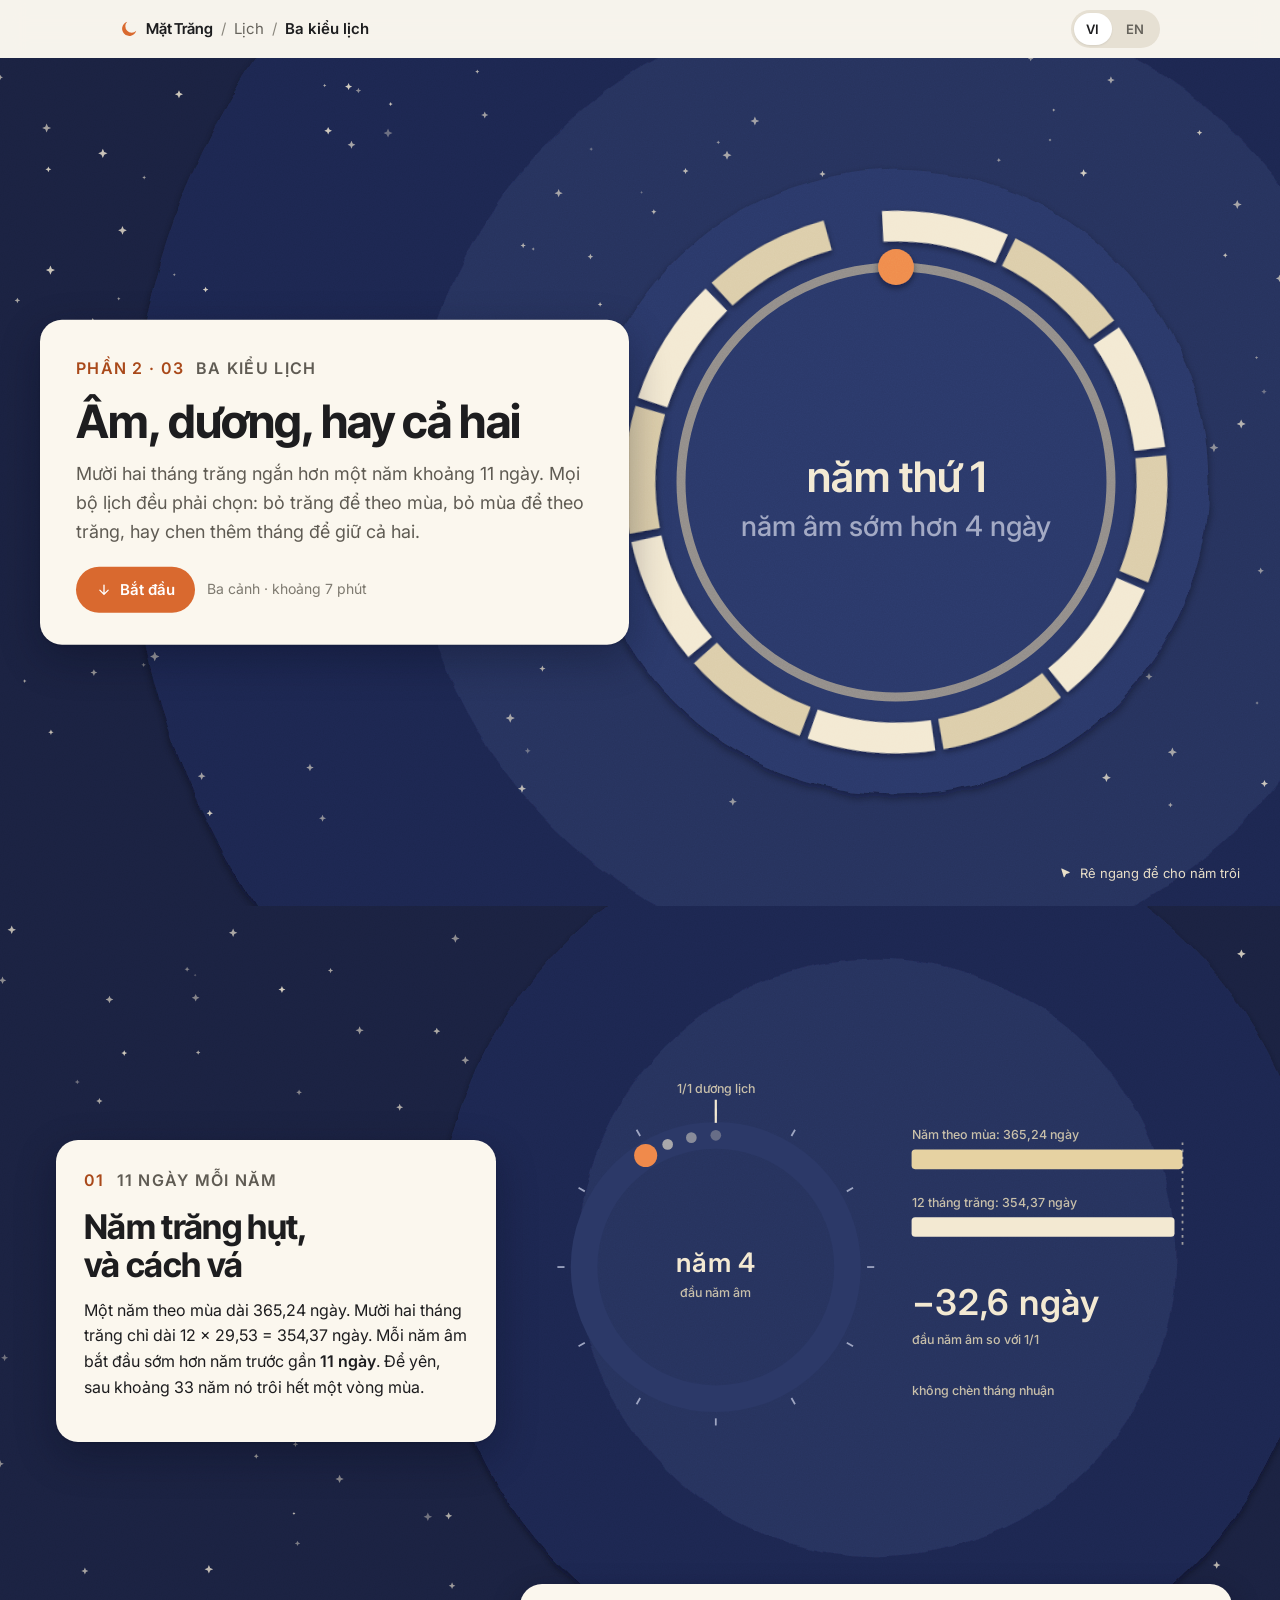
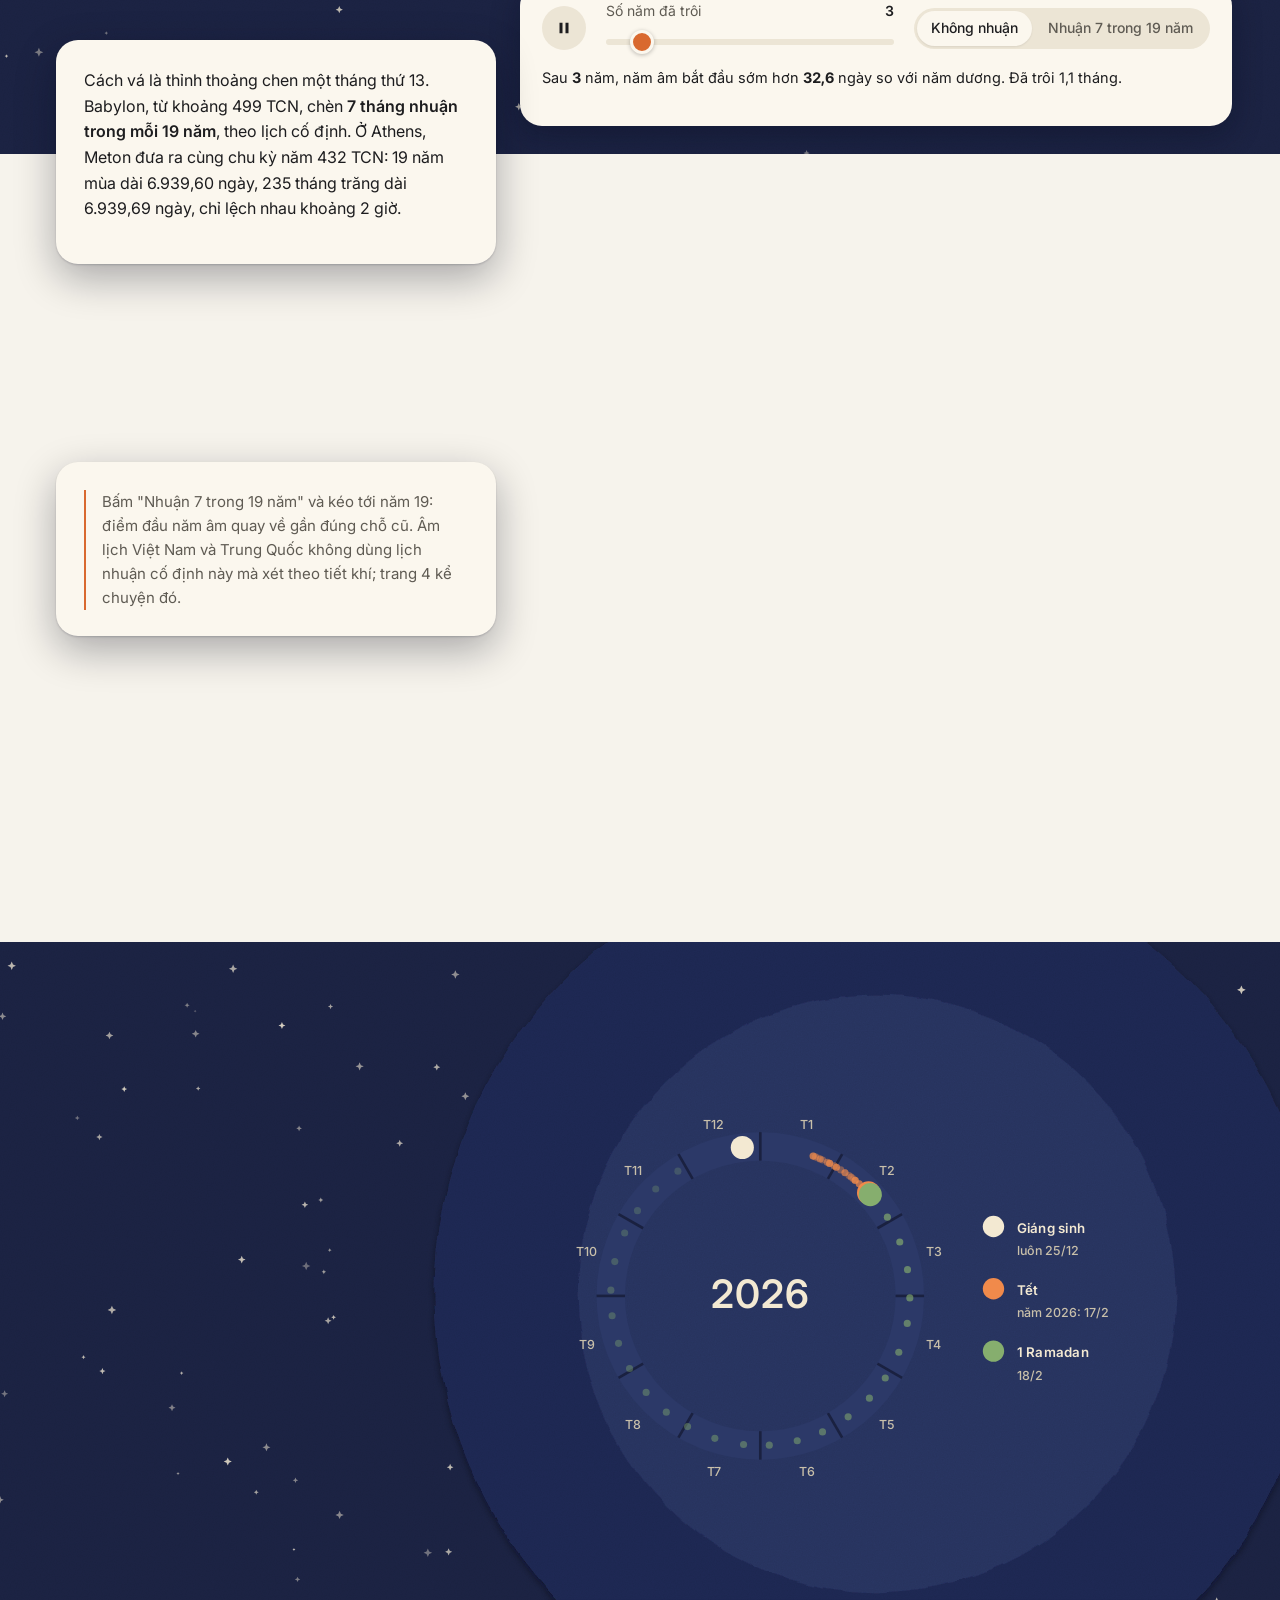
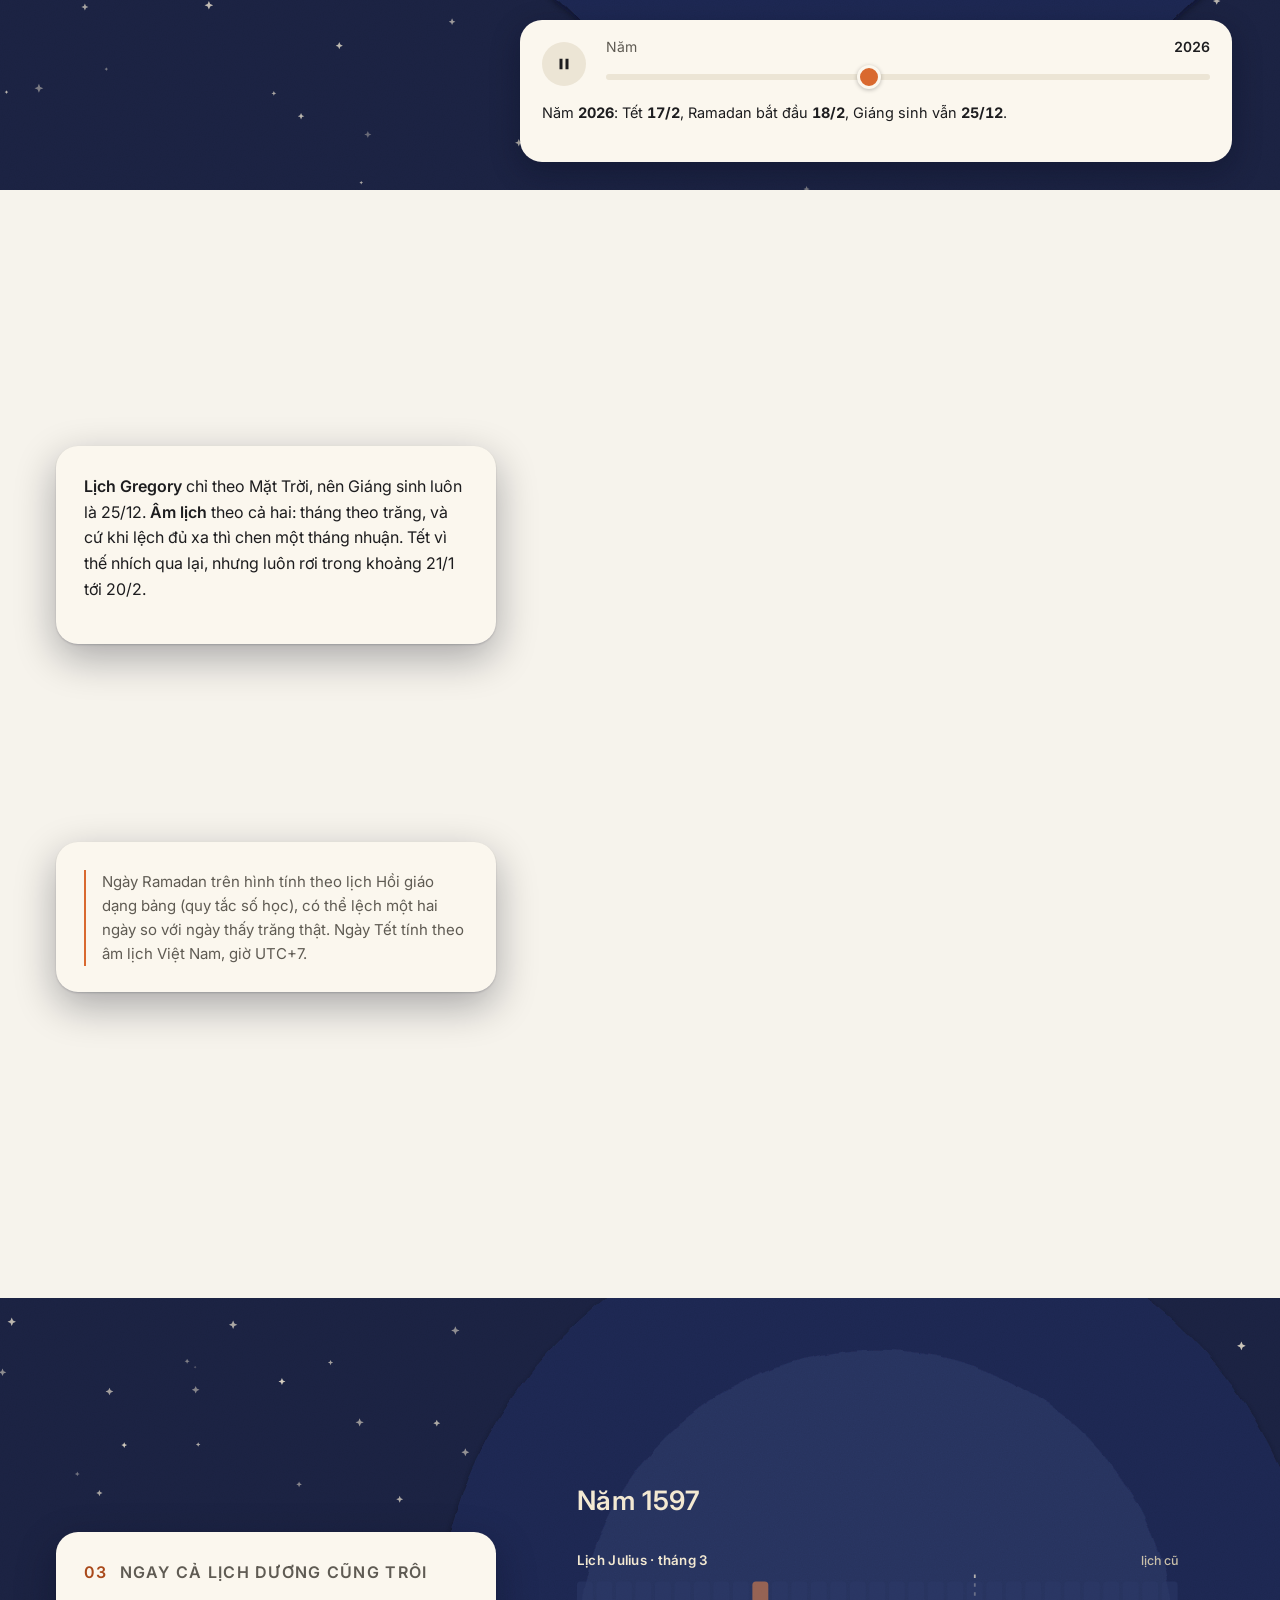
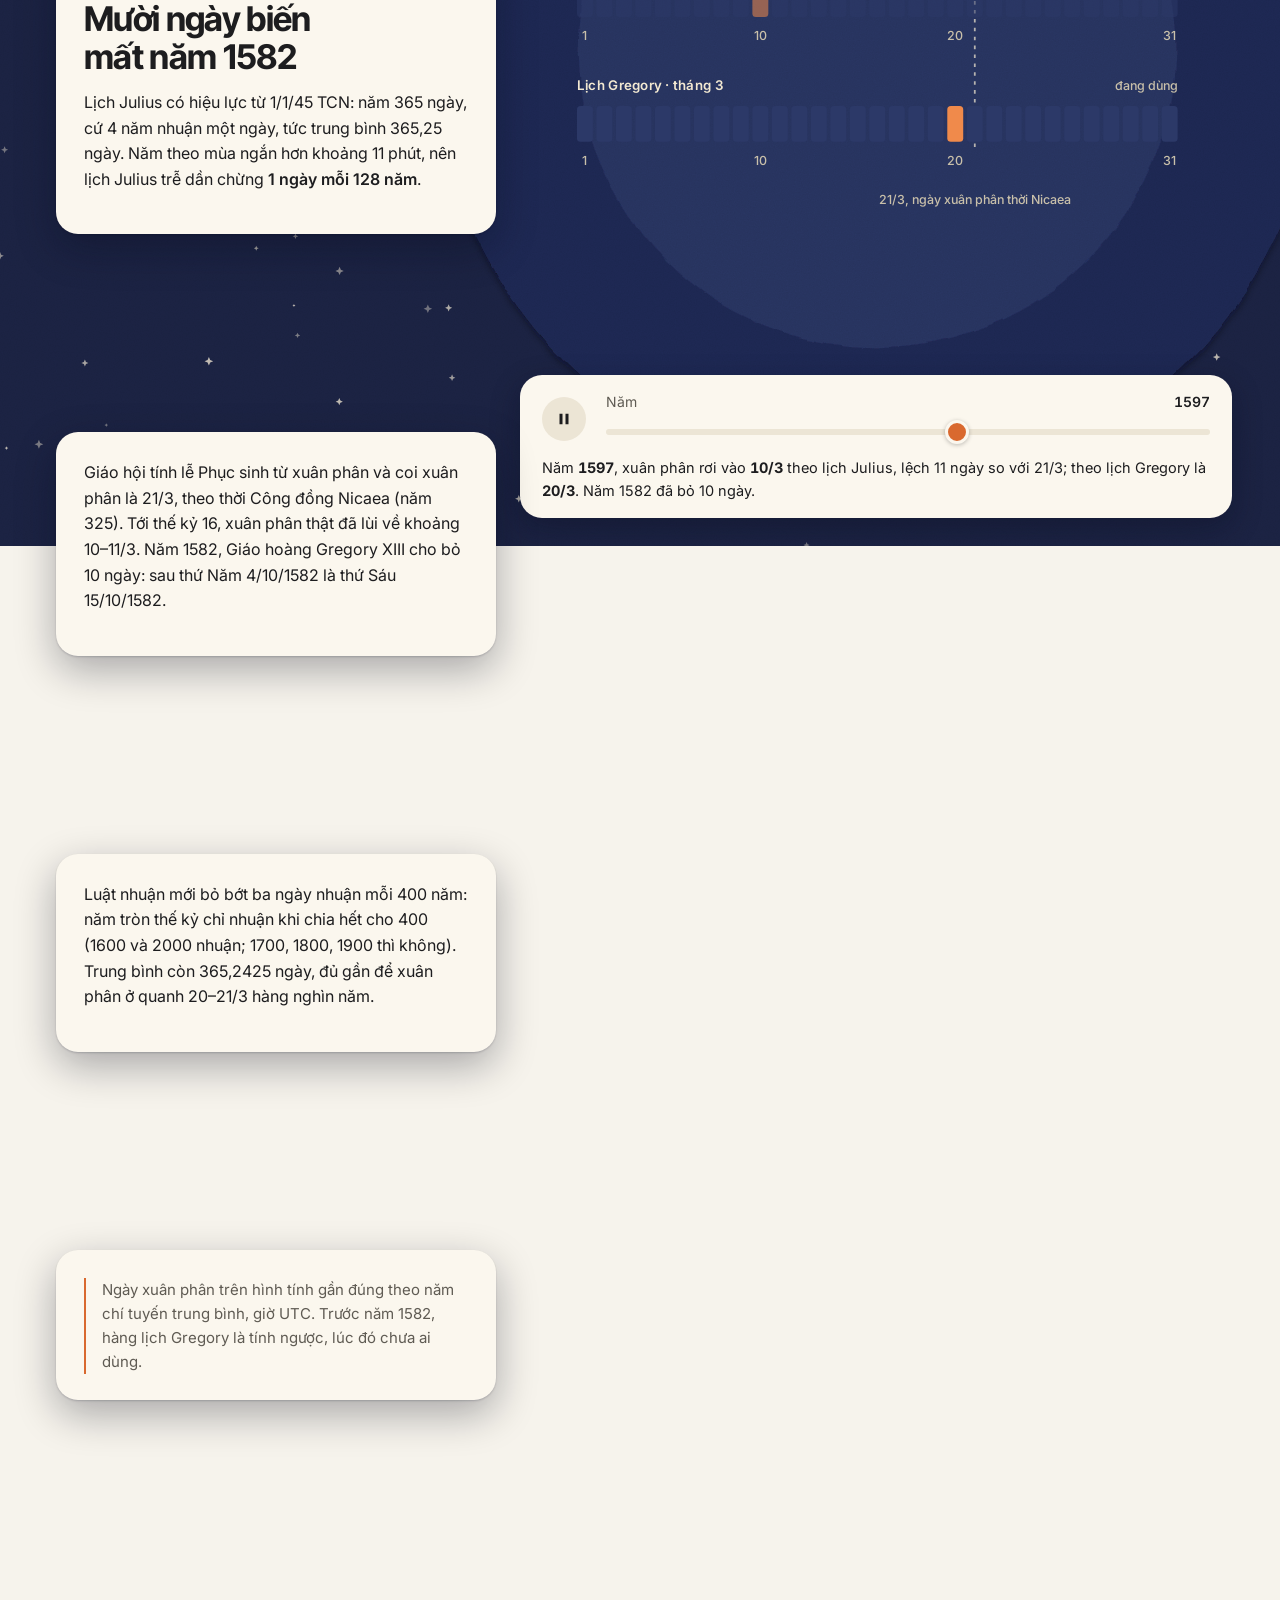
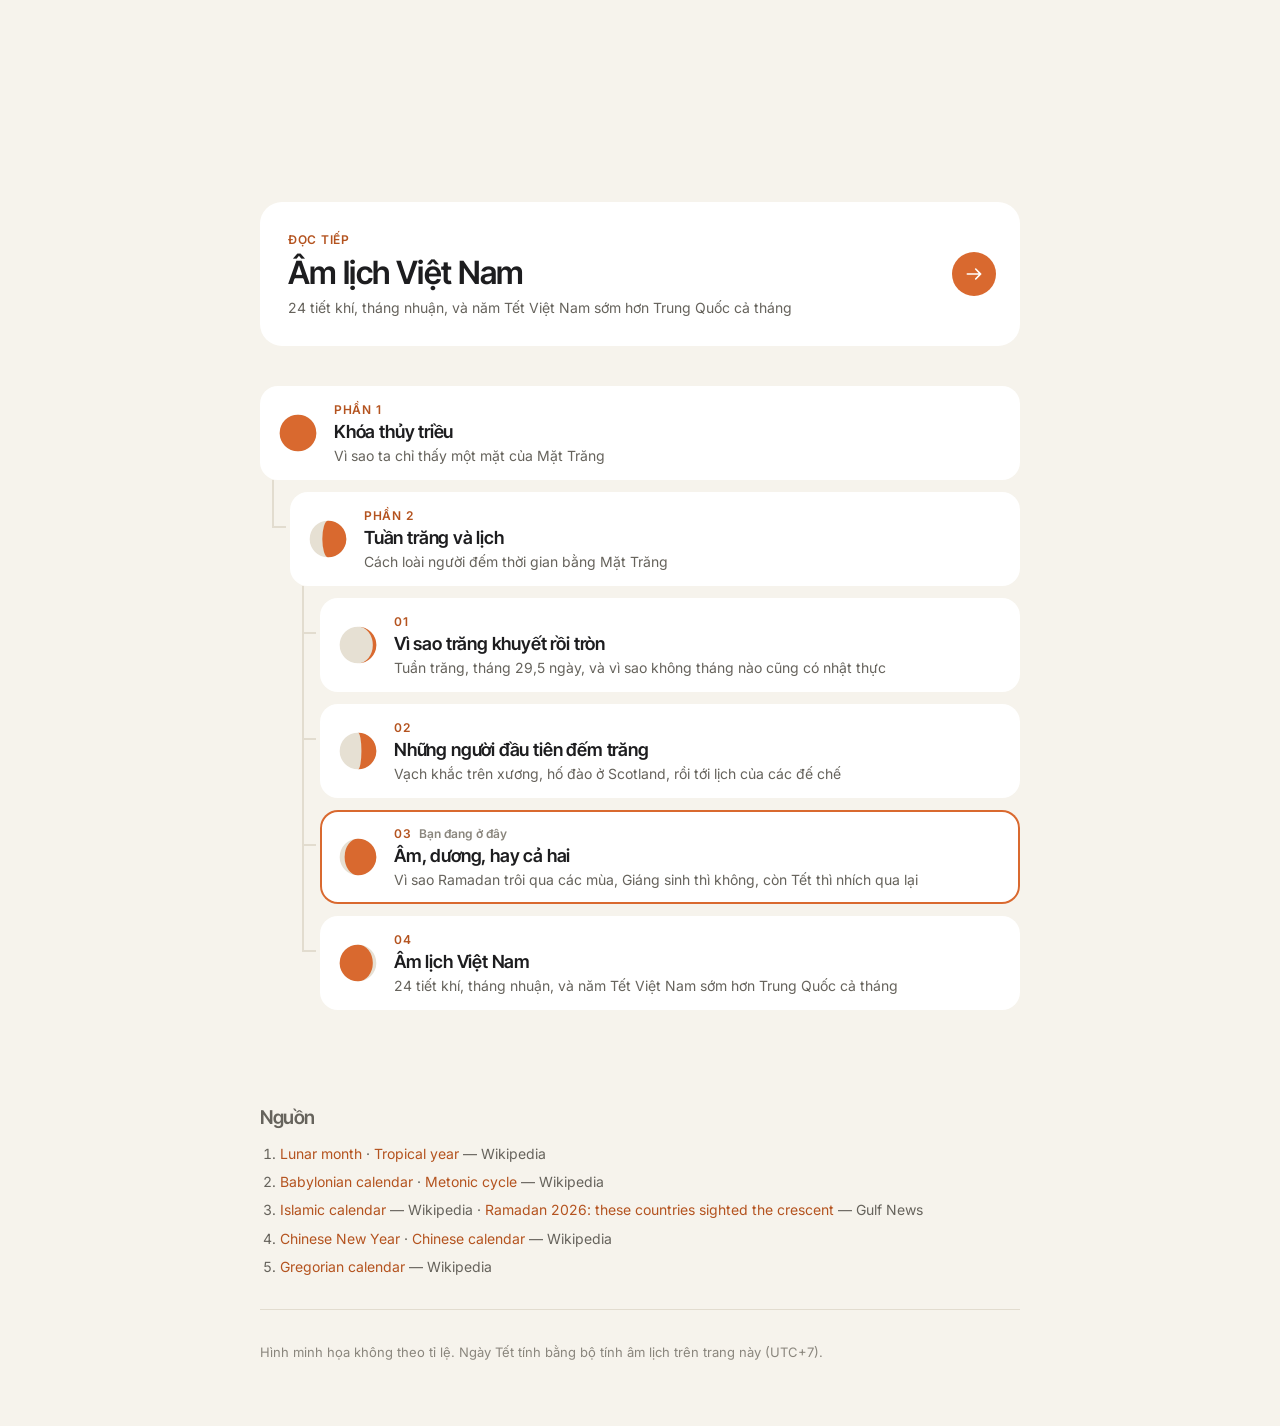
<file: mat-trang/lich/ba-kieu-lich/index.html>
<!doctype html>
<html lang="vi" data-lang="vi">
<head>
<meta charset="utf-8">
<meta name="viewport" content="width=device-width, initial-scale=1, viewport-fit=cover">
<meta name="robots" content="noindex, nofollow">
<title>Âm, dương, hay cả hai</title>
<meta name="description" content="Vì sao Ramadan trôi qua các mùa, Giáng sinh đứng yên, còn Tết nhích qua lại: lịch âm, lịch dương và lịch âm dương. Why Ramadan drifts, Christmas stays, and Tết wobbles: lunar, solar and lunisolar calendars.">
<link rel="preconnect" href="https://fonts.googleapis.com">
<link rel="preconnect" href="https://fonts.gstatic.com" crossorigin>
<link rel="stylesheet" href="https://fonts.googleapis.com/css2?family=Inter+Tight:wght@500;600;700&family=Inter:wght@400;500;600&display=swap">
<script>
  (function () {
    var l = 'vi';
    try {
      var q = new URLSearchParams(location.search).get('lang');
      l = (q === 'en' || q === 'vi') ? q : (localStorage.getItem('mt-lang') || 'vi');
    } catch (e) {}
    document.documentElement.dataset.lang = l;
    document.documentElement.lang = l;
  })();
</script>
<link rel="stylesheet" href="/mat-trang/giay.css">
</head>
<body>

<div class="bar">
  <div class="wide">
    <nav class="crumbs" aria-label="Đường dẫn / Breadcrumb">
      <a class="brand" href="/mat-trang/"><svg viewBox="0 0 24 24" aria-hidden="true"><path d="M21.6 14.4A9.6 9.6 0 1 1 9.6 2.4a7.6 7.6 0 0 0 12 12Z"/></svg>
        <span lang="vi">Mặt Trăng</span><span lang="en">The Moon</span></a>
      <span class="sep" aria-hidden="true">/</span>
      <a href="/mat-trang/lich/"><span lang="vi">Lịch</span><span lang="en">Calendars</span></a>
      <span class="sep last" aria-hidden="true">/</span>
      <span class="here"><span lang="vi">Ba kiểu lịch</span><span lang="en">Three kinds</span></span>
    </nav>
    <div class="seg lang" role="group" aria-label="Ngôn ngữ / Language">
      <button type="button" data-l="vi" aria-pressed="true">VI</button>
      <button type="button" data-l="en" aria-pressed="false">EN</button>
    </div>
  </div>
</div>

<header class="hero act" id="top">
  <div class="stage">
    <div class="bg" id="hero" aria-hidden="true"></div>
    <div class="tcard seen">
      <p class="eyebrow"><span class="num" lang="vi">Phần 2 · 03</span><span class="num" lang="en">Part 2 · 03</span>
        <span lang="vi">Ba kiểu lịch</span><span lang="en">Three kinds of calendar</span></p>
      <h1><span lang="vi">Âm, dương, hay cả hai</span><span lang="en">Lunar, solar, or both</span></h1>
      <p class="lede" lang="vi">Mười hai tháng trăng ngắn hơn một năm khoảng 11 ngày. Mọi bộ lịch đều phải chọn: bỏ trăng để theo mùa, bỏ mùa để theo trăng, hay chen thêm tháng để giữ cả hai.</p>
      <p class="lede" lang="en">Twelve lunar months fall about 11 days short of a year. Every calendar has to choose: drop the Moon and follow the seasons, drop the seasons and follow the Moon, or slip in extra months to keep both.</p>
      <div class="cta">
        <a class="btn" href="#c1"><svg viewBox="0 0 24 24" aria-hidden="true"><path d="M12 4a1 1 0 0 1 1 1v11.6l4.3-4.3a1 1 0 1 1 1.4 1.4l-6 6a1 1 0 0 1-1.4 0l-6-6a1 1 0 1 1 1.4-1.4L11 16.6V5a1 1 0 0 1 1-1Z"/></svg>
          <span lang="vi">Bắt đầu</span><span lang="en">Start</span></a>
        <span class="meta" lang="vi">Ba cảnh · khoảng 7 phút</span><span class="meta" lang="en">Three scenes · about 7 minutes</span>
      </div>
    </div>
    <p class="hint"><svg viewBox="0 0 24 24" aria-hidden="true"><path d="M5.5 3.2a.8.8 0 0 1 1.1-.7l13 6.2a.8.8 0 0 1-.1 1.5l-5.6 1.7-2.6 5.4a.8.8 0 0 1-1.5-.1Z"/></svg>
      <span lang="vi">Rê ngang để cho năm trôi</span><span lang="en">Move sideways to let the years pass</span></p>
  </div>
</header>

<main>

<!-- ============ 1 ============ -->
<section class="ch" id="c1">
  <div class="act">
    <div class="stage">
      <div class="bg" aria-hidden="true"></div>
      <div class="vis"><div class="fit">
        <figure class="scene" id="s1" data-bg="stage" style="--ar: 16 / 9"></figure>
      </div></div>
      <div class="dock">
        <div class="controls">
          <button class="icon-btn" type="button" data-play="s1"></button>
          <label class="range"><span class="lbl"><span><span lang="vi">Số năm đã trôi</span><span lang="en">Years passed</span></span><b id="s1yv"></b></span>
            <input type="range" id="s1y" min="0" max="33" step="1" value="3"></label>
          <div class="seg" id="s1k" role="group">
            <button type="button" data-v="0" aria-pressed="true"><span lang="vi">Không nhuận</span><span lang="en">No leap months</span></button>
            <button type="button" data-v="1" aria-pressed="false"><span lang="vi">Nhuận 7 trong 19 năm</span><span lang="en">7 leap months in 19 years</span></button>
          </div>
        </div>
        <p class="readout" id="s1r" aria-live="polite"></p>
      </div>
    </div>
    <div class="story">
      <div class="tcard">
        <p class="eyebrow"><span class="num">01</span><span lang="vi">11 ngày mỗi năm</span><span lang="en">11 days a year</span></p>
        <h2><span lang="vi">Năm trăng hụt, và cách vá</span><span lang="en">The short lunar year, and the patch</span></h2>
        <p lang="vi">Một năm theo mùa dài 365,24 ngày. Mười hai tháng trăng chỉ dài 12 × 29,53 = 354,37 ngày. Mỗi năm âm bắt đầu sớm hơn năm trước gần <strong>11 ngày</strong>. Để yên, sau khoảng 33 năm nó trôi hết một vòng mùa.</p>
        <p lang="en">A year of seasons lasts 365.24 days. Twelve lunar months last only 12 × 29.53 = 354.37 days. Each lunar year starts nearly <strong>11 days</strong> earlier than the last. Left alone, it drifts through every season in about 33 years.</p>
      </div>
      <div class="tcard">
        <p lang="vi">Cách vá là thỉnh thoảng chen một tháng thứ 13. Babylon, từ khoảng 499 TCN, chèn <strong>7 tháng nhuận trong mỗi 19 năm</strong>, theo lịch cố định. Ở Athens, Meton đưa ra cùng chu kỳ năm 432 TCN: 19 năm mùa dài 6.939,60 ngày, 235 tháng trăng dài 6.939,69 ngày, chỉ lệch nhau khoảng 2 giờ.</p>
        <p lang="en">The patch is to slip in a 13th month now and then. Babylon, from about 499 BC, added <strong>7 leap months every 19 years</strong> on a fixed schedule. In Athens, Meton proposed the same cycle in 432 BC: 19 years of seasons last 6,939.60 days and 235 lunar months last 6,939.69 days, only about 2 hours apart.</p>
      </div>
      <div class="tcard">
        <p class="note" lang="vi">Bấm "Nhuận 7 trong 19 năm" và kéo tới năm 19: điểm đầu năm âm quay về gần đúng chỗ cũ. Âm lịch Việt Nam và Trung Quốc không dùng lịch nhuận cố định này mà xét theo tiết khí; trang 4 kể chuyện đó.</p>
        <p class="note" lang="en">Press "7 leap months in 19 years" and drag to year 19: the start of the lunar year comes back almost exactly where it began. The Vietnamese and Chinese calendars do not use this fixed schedule; they decide by the solar terms, which is page 4.</p>
      </div>
    </div>
  </div>
</section>

<!-- ============ 2 ============ -->
<section class="ch" id="c2">
  <div class="act">
    <div class="stage">
      <div class="bg" aria-hidden="true"></div>
      <div class="vis"><div class="fit">
        <figure class="scene" id="s2" data-bg="stage" style="--ar: 16 / 9"></figure>
      </div></div>
      <div class="dock">
        <div class="controls">
          <button class="icon-btn" type="button" data-play="s2"></button>
          <label class="range"><span class="lbl"><span><span lang="vi">Năm</span><span lang="en">Year</span></span><b id="s2yv"></b></span>
            <input type="range" id="s2y" min="2000" max="2060" step="1" value="2026"></label>
        </div>
        <p class="readout" id="s2r" aria-live="polite"></p>
      </div>
    </div>
    <div class="story">
      <div class="tcard">
        <p class="eyebrow"><span class="num">02</span><span lang="vi">Ba ngày lễ, ba kiểu lịch</span><span lang="en">Three holidays, three calendars</span></p>
        <h2><span lang="vi">Trôi, đứng yên, và nhích qua lại</span><span lang="en">Drifting, fixed, and wobbling</span></h2>
        <p lang="vi">Vòng tròn là một năm dương lịch, tháng 1 ở trên cùng. Kéo năm và xem ba chấm để lại vệt.</p>
        <p lang="en">The circle is one Gregorian year, January at the top. Drag the year and watch the trails the three dots leave.</p>
      </div>
      <div class="tcard">
        <p lang="vi"><strong>Lịch Hồi giáo</strong> chỉ theo trăng: năm dài 354 hoặc 355 ngày, không có tháng nhuận. Tháng Ramadan vì thế tới sớm hơn khoảng 11 ngày mỗi năm và đi hết các mùa trong chừng 33 năm. Ramadan năm 2026 bắt đầu khoảng 18–19/2, tùy nước, vì nhiều nơi bắt đầu tháng khi thấy trăng non.</p>
        <p lang="en">The <strong>Islamic calendar</strong> follows only the Moon: a year of 354 or 355 days, no leap months. So Ramadan comes about 11 days earlier each year and passes through every season in some 33 years. Ramadan 2026 began around 18–19 February, depending on the country, since many start the month when the crescent is sighted.</p>
      </div>
      <div class="tcard">
        <p lang="vi"><strong>Lịch Gregory</strong> chỉ theo Mặt Trời, nên Giáng sinh luôn là 25/12. <strong>Âm lịch</strong> theo cả hai: tháng theo trăng, và cứ khi lệch đủ xa thì chen một tháng nhuận. Tết vì thế nhích qua lại, nhưng luôn rơi trong khoảng 21/1 tới 20/2.</p>
        <p lang="en">The <strong>Gregorian calendar</strong> follows only the Sun, so Christmas is always 25 December. The <strong>lunisolar calendar</strong> follows both: months by the Moon, plus a leap month whenever the drift grows too large. So Tết wobbles back and forth, but always lands between about 21 January and 20 February.</p>
      </div>
      <div class="tcard">
        <p class="note" lang="vi">Ngày Ramadan trên hình tính theo lịch Hồi giáo dạng bảng (quy tắc số học), có thể lệch một hai ngày so với ngày thấy trăng thật. Ngày Tết tính theo âm lịch Việt Nam, giờ UTC+7.</p>
        <p class="note" lang="en">Ramadan dates in the picture use the tabular (arithmetic) Islamic calendar and can differ by a day or two from the actual sighting. Tết dates use the Vietnamese calendar at UTC+7.</p>
      </div>
    </div>
  </div>
</section>

<!-- ============ 3 ============ -->
<section class="ch" id="c3">
  <div class="act">
    <div class="stage">
      <div class="bg" aria-hidden="true"></div>
      <div class="vis"><div class="fit">
        <figure class="scene" id="s3" data-bg="stage" style="--ar: 16 / 9"></figure>
      </div></div>
      <div class="dock">
        <div class="controls">
          <button class="icon-btn" type="button" data-play="s3"></button>
          <label class="range"><span class="lbl"><span><span lang="vi">Năm</span><span lang="en">Year</span></span><b id="s3yv"></b></span>
            <input type="range" id="s3y" min="325" max="2500" step="1" value="1582"></label>
        </div>
        <p class="readout" id="s3r" aria-live="polite"></p>
      </div>
    </div>
    <div class="story">
      <div class="tcard">
        <p class="eyebrow"><span class="num">03</span><span lang="vi">Ngay cả lịch dương cũng trôi</span><span lang="en">Even solar calendars drift</span></p>
        <h2><span lang="vi">Mười ngày biến mất năm 1582</span><span lang="en">Ten days vanish in 1582</span></h2>
        <p lang="vi">Lịch Julius có hiệu lực từ 1/1/45 TCN: năm 365 ngày, cứ 4 năm nhuận một ngày, tức trung bình 365,25 ngày. Năm theo mùa ngắn hơn khoảng 11 phút, nên lịch Julius trễ dần chừng <strong>1 ngày mỗi 128 năm</strong>.</p>
        <p lang="en">The Julian calendar took effect on 1 January 45 BC: 365 days, plus a leap day every 4 years, so 365.25 days on average. The year of seasons is about 11 minutes shorter, so the Julian calendar slips by roughly <strong>1 day every 128 years</strong>.</p>
      </div>
      <div class="tcard">
        <p lang="vi">Giáo hội tính lễ Phục sinh từ xuân phân và coi xuân phân là 21/3, theo thời Công đồng Nicaea (năm 325). Tới thế kỷ 16, xuân phân thật đã lùi về khoảng 10–11/3. Năm 1582, Giáo hoàng Gregory XIII cho bỏ 10 ngày: sau thứ Năm 4/10/1582 là thứ Sáu 15/10/1582.</p>
        <p lang="en">The Church computed Easter from the spring equinox and took the equinox to be 21 March, as at the time of the Council of Nicaea (AD 325). By the 16th century the real equinox had slipped back to about 10–11 March. In 1582 Pope Gregory XIII dropped 10 days: Thursday 4 October 1582 was followed by Friday 15 October 1582.</p>
      </div>
      <div class="tcard">
        <p lang="vi">Luật nhuận mới bỏ bớt ba ngày nhuận mỗi 400 năm: năm tròn thế kỷ chỉ nhuận khi chia hết cho 400 (1600 và 2000 nhuận; 1700, 1800, 1900 thì không). Trung bình còn 365,2425 ngày, đủ gần để xuân phân ở quanh 20–21/3 hàng nghìn năm.</p>
        <p lang="en">The new rule drops three leap days every 400 years: a century year is a leap year only if divisible by 400 (1600 and 2000 were; 1700, 1800 and 1900 were not). That averages 365.2425 days, close enough to keep the equinox around 20–21 March for thousands of years.</p>
      </div>
      <div class="tcard">
        <p class="note" lang="vi">Ngày xuân phân trên hình tính gần đúng theo năm chí tuyến trung bình, giờ UTC. Trước năm 1582, hàng lịch Gregory là tính ngược, lúc đó chưa ai dùng.</p>
        <p class="note" lang="en">Equinox dates in the picture are approximated from the mean tropical year, in UTC. Before 1582 the Gregorian row is proleptic: nobody used it yet.</p>
      </div>
    </div>
  </div>
</section>

<section class="branch wrap">
  <div data-next="ba-kieu-lich"></div>
  <div data-tree="ba-kieu-lich"></div>
</section>

<section class="sources wrap" id="nguon">
  <h3><span lang="vi">Nguồn</span><span lang="en">Sources</span></h3>
  <ol>
    <li><a href="https://en.wikipedia.org/wiki/Lunar_month">Lunar month</a> · <a href="https://en.wikipedia.org/wiki/Tropical_year">Tropical year</a> — Wikipedia</li>
    <li><a href="https://en.wikipedia.org/wiki/Babylonian_calendar">Babylonian calendar</a> · <a href="https://en.wikipedia.org/wiki/Metonic_cycle">Metonic cycle</a> — Wikipedia</li>
    <li><a href="https://en.wikipedia.org/wiki/Islamic_calendar">Islamic calendar</a> — Wikipedia · <a href="https://gulfnews.com/uae/ramadan/ramadan-2026-these-countries-sighted-the-crescent-moon-today-1.500446556">Ramadan 2026: these countries sighted the crescent</a> — Gulf News</li>
    <li><a href="https://en.wikipedia.org/wiki/Chinese_New_Year">Chinese New Year</a> · <a href="https://en.wikipedia.org/wiki/Chinese_calendar">Chinese calendar</a> — Wikipedia</li>
    <li><a href="https://en.wikipedia.org/wiki/Gregorian_calendar">Gregorian calendar</a> — Wikipedia</li>
  </ol>
</section>

</main>

<footer class="wrap">
  <span lang="vi">Hình minh họa không theo tỉ lệ. Ngày Tết tính bằng bộ tính âm lịch trên trang này (UTC+7).</span>
  <span lang="en">Illustrations are not to scale. Tết dates come from this site's own lunar-calendar code (UTC+7).</span>
</footer>

<script src="/mat-trang/giay.js"></script>
<script src="/mat-trang/lich/amlich.js"></script>
<script>
(function () {
  'use strict';
  var M = window.MT, AL = window.AL, $ = M.$, T = M.T, hooks = M.hooks, fmt = M.fmt, clamp = M.clamp, C = M.C,
    night = M.night, svgEl = M.svgEl, txt = M.txt, say = M.say, loop = M.loop, playing = M.playing, SYN = M.SYN;
  var YR = 365.2422, LY = 12 * SYN, RAD = Math.PI / 180;

  // Góc 0 ở đỉnh, tăng theo chiều kim đồng hồ.
  function pt(cx, cy, r, a) { return [cx + r * Math.sin(a * RAD), cy - r * Math.cos(a * RAD)]; }
  function arc(cx, cy, r, a0, a1) {
    var p = pt(cx, cy, r, a0), q = pt(cx, cy, r, a1);
    return 'M' + p[0].toFixed(1) + ',' + p[1].toFixed(1) + 'A' + r + ',' + r + ' 0 ' + (a1 - a0 > 180 ? 1 : 0) + ' 1 ' + q[0].toFixed(1) + ',' + q[1].toFixed(1);
  }
  // Mười hai cung tháng trăng nối đuôi nhau, bắt đầu ở đỉnh; phần còn trống là 11 ngày hụt.
  function moonArcs(cx, cy, r, w) {
    var out = '', step = SYN / YR * 360;
    for (var i = 0; i < 12; i++) out += '<path d="' + arc(cx, cy, r, i * step + .9, (i + 1) * step - .9) + '" stroke="' + (i % 2 ? C.crater : C.cream) + '" stroke-width="' + w + '" fill="none"/>';
    return out;
  }
  var MON = [['T1', 'Jan'], ['T2', 'Feb'], ['T3', 'Mar'], ['T4', 'Apr'], ['T5', 'May'], ['T6', 'Jun'], ['T7', 'Jul'], ['T8', 'Aug'], ['T9', 'Sep'], ['T10', 'Oct'], ['T11', 'Nov'], ['T12', 'Dec']];

  // ================= HERO =================
  (function () {
    var head = $('#top'), bg = $('#hero'), n = 0, aim = null, G = {};
    var s = M.backdrop(bg, function (W, H, land) {
      var cx = land ? W * .7 : W * .5, cy = land ? H * .5 : H * .29, R = land ? Math.min(W * .2, H * .32) : W * .34;
      G = { cx: cx, cy: cy, R: R };
      var fs = Math.max(14, R * .11);
      return M.skyAt(W, H, cx, cy, 23, H * .9) +
        '<g filter="url(#cut)"><circle cx="' + cx + '" cy="' + cy + '" r="' + (R * 1.22).toFixed(1) + '" fill="' + C.n4 + '"/></g>' +
        '<circle cx="' + cx + '" cy="' + cy + '" r="' + (R * .84).toFixed(1) + '" stroke="' + C.sand + '" stroke-opacity=".55" stroke-width="' + (R * .035).toFixed(1) + '" fill="none"/>' +
        '<g id="hr" filter="url(#pc)">' + moonArcs(cx, cy, R, R * .12) + '</g>' +
        '<g filter="url(#pc)"><circle cx="' + cx + '" cy="' + (cy - R * .84).toFixed(1) + '" r="' + (R * .07).toFixed(1) + '" fill="' + C.orange + '"/></g>' +
        '<text id="hy" x="' + cx + '" y="' + (cy + fs * .35).toFixed(1) + '" text-anchor="middle" style="font: 600 ' + (fs * 1.5).toFixed(0) + 'px Inter Tight, Inter, sans-serif; fill: ' + C.cream + '"></text>' +
        '<text id="hs" x="' + cx + '" y="' + (cy + fs * 1.9).toFixed(1) + '" text-anchor="middle" style="font: 500 ' + fs.toFixed(0) + 'px Inter, sans-serif; fill: ' + C.grey + '"></text>';
    });
    function draw() {
      var g = $('#hr', s); if (!g) return;
      g.setAttribute('transform', 'rotate(' + (-n * (YR - LY) / YR * 360).toFixed(2) + ' ' + G.cx + ' ' + G.cy + ')');
      $('#hy', s).textContent = T('năm thứ ', 'year ') + (Math.floor(n) + 1);
      $('#hs', s).textContent = T('năm âm sớm hơn ', 'lunar year ') + fmt(n * (YR - LY), 0) + T(' ngày', ' days early');
    }
    hooks.push(draw); draw();
    addEventListener('resize', function () { setTimeout(draw, 200); });
    function point(e) { var r = bg.getBoundingClientRect(); aim = clamp((e.clientX - r.left) / r.width, 0, 1) * 33; if (M.reduce) { n = aim; draw(); } }
    head.addEventListener('pointermove', point);
    head.addEventListener('pointerdown', point);
    head.addEventListener('pointerleave', function (e) { if (e.pointerType === 'mouse') aim = null; });
    if (M.reduce) return;
    loop(head, function (dt) {
      if (aim === null) { n += dt * .9; if (n > 33.6) n = 0; draw(); return; }
      if (Math.abs(aim - n) < .005) return;
      n += (aim - n) * (1 - Math.pow(.004, dt)); draw();
    });
  })();

  // ================= 1. Năm trăng hụt =================
  (function () {
    var fig = $('#s1');
    svgEl(fig, '0 0 800 450').innerHTML = night(800, 450, 6);
    var s = svgEl(fig, '0 0 800 450');
    var CX = 220, CY = 236, R = 148, BX = 440, BW = 320, k = BW / 383.9;
    var ticks = '';
    for (var i = 0; i < 12; i++) { var a = i * 30, p = pt(CX, CY, R + 22, a), q = pt(CX, CY, R + 30, a); ticks += '<path d="M' + p[0].toFixed(1) + ',' + p[1].toFixed(1) + 'L' + q[0].toFixed(1) + ',' + q[1].toFixed(1) + '" stroke="' + C.grey + '" stroke-width="2"/>'; }
    s.innerHTML =
      '<circle cx="' + CX + '" cy="' + CY + '" r="' + R + '" stroke="' + C.n4 + '" stroke-width="30" fill="none"/>' + ticks +
      '<path d="M' + CX + ',' + (CY - R - 40) + 'l0,26" stroke="' + C.cream + '" stroke-width="2.5"/>' + txt(CX, CY - R - 48, 'sm', 'middle', 's1top') +
      '<g id="s1tr"></g><circle id="s1c" r="13" fill="' + C.orange + '"/>' +
      '<text id="s1n" class="lbl" x="' + CX + '" y="' + (CY + 6) + '" text-anchor="middle" style="font-size:30px"></text>' + txt(CX, CY + 34, 'sm', 'middle', 's1nl') +
      txt(BX, 92, 'sm', 'start', 's1a') + '<rect x="' + BX + '" y="104" height="22" rx="4" width="' + (YR * k).toFixed(1) + '" fill="' + C.sand + '"/>' +
      txt(BX, 168, 'sm', 'start', 's1b') + '<rect x="' + BX + '" y="180" height="22" rx="4" width="' + (LY * k).toFixed(1) + '" fill="' + C.cream + '"/>' +
      '<rect id="s1x" x="' + (BX + LY * k).toFixed(1) + '" y="180" height="22" rx="4" width="' + (SYN * k).toFixed(1) + '" fill="' + C.orange + '"/>' +
      '<path d="M' + (BX + YR * k).toFixed(1) + ',96l0,116" stroke="' + C.cream + '" stroke-opacity=".6" stroke-width="2" stroke-dasharray="3 5"/>' +
      '<text id="s1d" class="lbl" x="' + BX + '" y="290" style="font-size:40px"></text>' + txt(BX, 322, 'sm', 'start', 's1dl') +
      txt(BX, 380, 'sm', 'start', 's1m');
    say(s, { s1top: ['1/1 dương lịch', '1 January'], s1a: ['Năm theo mùa: 365,24 ngày', 'Year of seasons: 365.24 days'], s1nl: ['đầu năm âm', 'lunar new year'], s1dl: ['đầu năm âm so với 1/1', 'lunar new year vs 1 January'] });
    var tr = $('#s1tr', s), cur = $('#s1c', s), nEl = $('#s1n', s), dEl = $('#s1d', s), bEl = $('#s1b', s), xEl = $('#s1x', s), mEl = $('#s1m', s);
    var sl = $('#s1y'), out = $('#s1r'), yv = $('#s1yv'), Y = +sl.value, leap = false, L19 = [3, 6, 8, 11, 14, 17, 19];
    function isLeap(n) { return leap && L19.indexOf((n - 1) % 19 + 1) >= 0; }
    function offs(Y) { var o = [0], x = 0; for (var n = 1; n <= Y; n++) { x += LY + (isLeap(n) ? SYN : 0) - YR; o.push(x); } return o; }
    function upd() {
      var o = offs(Y), d = o[Y], dots = '';
      for (var i = 0; i < Y; i++) { var p = pt(CX, CY, R, o[i] / YR * 360); dots += '<circle cx="' + p[0].toFixed(1) + '" cy="' + p[1].toFixed(1) + '" r="6" fill="' + C.cream + '" opacity="' + (.3 + .5 * i / Math.max(1, Y)).toFixed(2) + '"/>'; }
      tr.innerHTML = dots;
      var c = pt(CX, CY, R, d / YR * 360); cur.setAttribute('cx', c[0].toFixed(1)); cur.setAttribute('cy', c[1].toFixed(1));
      var thirteen = Y > 0 && isLeap(Y);
      nEl.textContent = T('năm ', 'year ') + (Y + 1);
      dEl.textContent = (d > .05 ? '+' : d < -.05 ? '−' : '') + fmt(Math.abs(d), 1) + T(' ngày', ' days');
      bEl.textContent = thirteen ? T('Năm vừa rồi có 13 tháng: 383,90 ngày', 'Last year had 13 months: 383.90 days') : T('12 tháng trăng: 354,37 ngày', '12 lunar months: 354.37 days');
      xEl.style.display = thirteen ? '' : 'none';
      mEl.textContent = leap ? T('đã chèn ' + countLeap() + ' tháng nhuận', 'leap months so far: ' + countLeap()) : T('không chèn tháng nhuận', 'no leap months added');
      yv.textContent = Y;
      out.innerHTML = Y === 0
        ? T('Năm đầu tiên: năm âm và năm dương bắt đầu cùng ngày.', 'Year one: the lunar and solar years start on the same day.')
        : T('Sau <b>' + Y + '</b> năm, năm âm bắt đầu ' + (d < 0 ? 'sớm hơn' : 'muộn hơn') + ' <b>' + fmt(Math.abs(d), 1) + '</b> ngày so với năm dương.' + (leap ? '' : ' Đã trôi ' + fmt(Math.abs(d) / YR * 12, 1) + ' tháng.'),
          'After <b>' + Y + '</b> years the lunar year starts <b>' + fmt(Math.abs(d), 1) + '</b> days ' + (d < 0 ? 'earlier' : 'later') + ' than the solar year.' + (leap ? '' : ' That is ' + fmt(Math.abs(d) / YR * 12, 1) + ' months of drift.'));
    }
    function countLeap() { var c = 0; for (var n = 1; n <= Y; n++) if (isLeap(n)) c++; return c; }
    sl.addEventListener('input', function () { Y = +sl.value; upd(); });
    M.segment('s1k', function (v) { leap = v === '1'; upd(); });
    hooks.push(upd); upd();
    var acc = 0;
    loop(fig, function (dt) {
      if (!playing.s1) return;
      acc += dt; if (acc < (Y === 33 || (leap && Y === 19) ? 2.4 : .7)) return; acc = 0;
      Y = Y >= 33 ? 0 : Y + 1; sl.value = Y; upd();
    });
  })();

  // ================= 2. Ba ngày lễ =================
  (function () {
    var fig = $('#s2');
    svgEl(fig, '0 0 800 450').innerHTML = night(800, 450, 9);
    var s = svgEl(fig, '0 0 800 450');
    var CX = 270, CY = 228, R = 168, LX = 520;
    var lab = '';
    MON.forEach(function (m, i) { var p = pt(CX, CY, R + 34, (i + .5) * 30); lab += txt(p[0].toFixed(1), (p[1] + 7).toFixed(1), 'sm', 'middle', 's2m' + i); });
    var ticks = '';
    for (var i = 0; i < 12; i++) { var p = pt(CX, CY, R - 16, i * 30), q = pt(CX, CY, R + 16, i * 30); ticks += '<path d="M' + p[0].toFixed(1) + ',' + p[1].toFixed(1) + 'L' + q[0].toFixed(1) + ',' + q[1].toFixed(1) + '" stroke="' + C.night + '" stroke-width="3"/>'; }
    var SER = [{ c: C.cream, k: 'x' }, { c: C.orange, k: 't' }, { c: C.land, k: 'r' }];
    var legend = '';
    SER.forEach(function (e, i) {
      legend += '<circle cx="' + (LX + 12) + '" cy="' + (150 + i * 70) + '" r="12" fill="' + e.c + '"/>' + txt(LX + 38, 157 + i * 70, 'lbl', 'start', 's2n' + i) + txt(LX + 38, 182 + i * 70, 'sm', 'start', 's2v' + i);
    });
    s.innerHTML =
      '<circle cx="' + CX + '" cy="' + CY + '" r="' + R + '" stroke="' + C.n4 + '" stroke-width="32" fill="none"/>' + ticks + lab +
      '<g id="s2tr"></g><g id="s2d"></g>' +
      '<text id="s2yy" class="lbl" x="' + CX + '" y="' + (CY + 14) + '" text-anchor="middle" style="font-size:44px"></text>' + legend;
    var mm = {}; MON.forEach(function (m, i) { mm['s2m' + i] = [m[0], m[1]]; });
    mm.s2n0 = ['Giáng sinh', 'Christmas']; mm.s2n1 = ['Tết', 'Tết']; mm.s2n2 = ['1 Ramadan', '1 Ramadan'];
    say(s, mm);
    var trEl = $('#s2tr', s), dEl = $('#s2d', s), yy = $('#s2yy', s), sl = $('#s2y'), out = $('#s2r'), yv = $('#s2yv'), y = +sl.value;
    var cache = {};
    function dmy(a) { return a[0] + '/' + a[1]; }
    function dates(y) {
      if (cache[y]) return cache[y];
      var j1 = AL.jd(1, 1, y), len = AL.jd(1, 1, y + 1) - j1;
      var tet = AL.toSolar(1, 1, y, 0, 7), ram = [];
      var H0 = Math.floor((y - 622) * 33 / 32);
      for (var H = H0 - 2; H <= H0 + 3; H++) {
        var j = 1948439.5 + 236 + 354 * (H - 1) + Math.floor((3 + 11 * H) / 30) + .5, g = AL.fromJd(j);
        if (g[2] === y) ram.push({ a: (j - j1) / len * 360, d: g, h: H });
      }
      return (cache[y] = { x: { a: (AL.jd(25, 12, y) - j1) / len * 360, d: [25, 12, y] }, t: { a: (AL.jd(tet[0], tet[1], tet[2]) - j1) / len * 360, d: tet }, r: ram });
    }
    function dot(a, r, c, o) { var p = pt(CX, CY, R, a); return '<circle cx="' + p[0].toFixed(1) + '" cy="' + p[1].toFixed(1) + '" r="' + r + '" fill="' + c + '"' + (o ? ' opacity="' + o + '"' : '') + '/>'; }
    function upd() {
      var tr = '';
      for (var z = 2000; z < y; z++) {
        var q = dates(z), o = (.25 + .45 * (z - 2000) / Math.max(1, y - 2000)).toFixed(2);
        tr += dot(q.t.a, 4, C.orange, o);
        q.r.forEach(function (e) { tr += dot(e.a, 4, C.land, o); });
      }
      trEl.innerHTML = tr;
      var D = dates(y), now = dot(D.x.a, 13, C.cream) + dot(D.t.a, 13, C.orange);
      D.r.forEach(function (e) { now += dot(e.a, 13, C.land); });
      dEl.innerHTML = now;
      yy.textContent = y;
      $('#s2v0', s).textContent = T('luôn 25/12', 'always 25 Dec');
      $('#s2v1', s).textContent = T('năm ' + y + ': ' + dmy(D.t.d), y + ': ' + dmy(D.t.d));
      $('#s2v2', s).textContent = D.r.length ? D.r.map(function (e) { return dmy(e.d); }).join(T(' và ', ' and ')) : '—';
      yv.textContent = y;
      var rs = D.r.map(function (e) { return '<b>' + dmy(e.d) + '</b>'; }).join(T(' và ', ' and '));
      out.innerHTML = T('Năm <b>' + y + '</b>: Tết <b>' + dmy(D.t.d) + '</b>, Ramadan bắt đầu ' + rs + ', Giáng sinh vẫn <b>25/12</b>.' + (D.r.length > 1 ? ' Năm này có hai lần bắt đầu Ramadan.' : ''),
        'In <b>' + y + '</b>: Tết on <b>' + dmy(D.t.d) + '</b>, Ramadan begins ' + rs + ', Christmas still on <b>25/12</b>.' + (D.r.length > 1 ? ' This year Ramadan begins twice.' : ''));
    }
    sl.addEventListener('input', function () { y = +sl.value; upd(); });
    hooks.push(upd); upd();
    var acc = 0;
    loop(fig, function (dt) {
      if (!playing.s2) return;
      acc += dt; if (acc < (y === 2060 ? 2.4 : .55)) return; acc = 0;
      y = y >= 2060 ? 2000 : y + 1; sl.value = y; upd();
    });
  })();

  // ================= 3. Julius và Gregory =================
  (function () {
    var fig = $('#s3');
    svgEl(fig, '0 0 800 450').innerHTML = night(800, 450, 21);
    var s = svgEl(fig, '0 0 800 450');
    var X0 = 64, CW = 21.9, RY = [150, 290];
    function julian(J) {
      var c = J + 32082, d = Math.floor((4 * c + 3) / 1461), e = c - Math.floor(1461 * d / 4), m = Math.floor((5 * e + 2) / 153);
      return [e - Math.floor((153 * m + 2) / 5) + 1, m + 3 - 12 * Math.floor(m / 10), d - 4800 + Math.floor(m / 10)];
    }
    function greg(J) {
      var a = J + 32044, b = Math.floor((4 * a + 3) / 146097), c = a - Math.floor(146097 * b / 4), d = Math.floor((4 * c + 3) / 1461), e = c - Math.floor(1461 * d / 4), m = Math.floor((5 * e + 2) / 153);
      return [e - Math.floor((153 * m + 2) / 5) + 1, m + 3 - 12 * Math.floor(m / 10), b * 100 + d - 4800 + Math.floor(m / 10)];
    }
    var rows = '';
    RY.forEach(function (ry, r) {
      var cells = '';
      for (var d = 1; d <= 31; d++) cells += '<rect x="' + (X0 + (d - 1) * CW).toFixed(1) + '" y="' + ry + '" width="' + (CW - 4).toFixed(1) + '" height="40" rx="4" fill="' + C.n4 + '"/>';
      var nums = '';
      [1, 10, 20, 31].forEach(function (d) { nums += '<text class="sm" text-anchor="middle" x="' + (X0 + (d - 1) * CW + CW / 2 - 2).toFixed(1) + '" y="' + (ry + 66) + '">' + d + '</text>'; });
      rows += '<g id="s3r' + r + '">' + cells + '</g>' + nums + txt(X0, ry - 18, 'lbl', 'start', 's3h' + r) + txt(X0 + CW * 31 - 4, ry - 18, 'sm', 'end', 's3s' + r);
    });
    var rx = X0 + 20 * CW + CW / 2 - 2;
    s.innerHTML =
      '<path d="M' + rx.toFixed(1) + ',' + (RY[0] - 8) + 'L' + rx.toFixed(1) + ',' + (RY[1] + 50) + '" stroke="' + C.cream + '" stroke-opacity=".7" stroke-width="2" stroke-dasharray="4 6"/>' + rows +
      txt(rx.toFixed(1), 400, 'sm', 'middle', 's3n') + '<text id="s3yy" class="lbl" x="' + X0 + '" y="70" style="font-size:30px"></text>';
    say(s, { s3h0: ['Lịch Julius · tháng 3', 'Julian calendar · March'], s3h1: ['Lịch Gregory · tháng 3', 'Gregorian calendar · March'], s3n: ['21/3, ngày xuân phân thời Nicaea', '21 March, the equinox at the time of Nicaea'] });
    var R0 = $('#s3r0', s).children, R1 = $('#s3r1', s).children, yy = $('#s3yy', s), s0 = $('#s3s0', s), s1 = $('#s3s1', s);
    var sl = $('#s3y'), out = $('#s3r'), yv = $('#s3yv'), y = +sl.value;
    function paint(cells, dm) { for (var i = 0; i < cells.length; i++) cells[i].setAttribute('fill', dm[1] === 3 && i === dm[0] - 1 ? C.orange : C.n4); }
    function upd() {
      var J = Math.floor(2451623.81 + 365.24219 * (y - 2000) + .5), ju = julian(J), gr = greg(J), used = y >= 1582;
      paint(R0, ju); paint(R1, gr);
      $('#s3r0', s).style.opacity = y >= 1582 ? .55 : 1; $('#s3r1', s).style.opacity = used ? 1 : .55;
      s0.textContent = used ? T('lịch cũ', 'old calendar') : T('đang dùng', 'in use');
      s1.textContent = used ? T('đang dùng', 'in use') : T('tính ngược', 'proleptic');
      yy.textContent = T('Năm ', 'Year ') + y;
      yv.textContent = y;
      var off = ju[0] - 21;
      out.innerHTML = T('Năm <b>' + y + '</b>, xuân phân rơi vào <b>' + ju[0] + '/3</b> theo lịch Julius' + (off ? ', lệch ' + Math.abs(off) + ' ngày so với 21/3' : ', đúng 21/3') + '; theo lịch Gregory là <b>' + gr[0] + '/3</b>.' + (y >= 1582 && y < 1600 ? ' Năm 1582 đã bỏ 10 ngày.' : ''),
        'In <b>' + y + '</b> the equinox falls on <b>' + ju[0] + ' March</b> in the Julian calendar' + (off ? ', ' + Math.abs(off) + ' days off 21 March' : ', right on 21 March') + '; in the Gregorian calendar it is <b>' + gr[0] + ' March</b>.' + (y >= 1582 && y < 1600 ? ' In 1582 ten days were dropped.' : ''));
    }
    sl.addEventListener('input', function () { y = +sl.value; upd(); });
    hooks.push(upd); upd();
    var f = y, hold = 0;
    loop(fig, function (dt) {
      if (!playing.s3) { f = y; return; }
      if (hold > 0) { hold -= dt; return; }
      var n = f + dt * 70;
      if (f < 1582 && n >= 1582) { n = 1582; hold = 1.8; }
      if (n > 2500) { n = 325; hold = 1.2; }
      f = n;
      if (Math.floor(f) !== y) { y = Math.floor(f); sl.value = y; upd(); }
    });
  })();

  M.stage();
})();
</script>
</body>
</html>
</file>
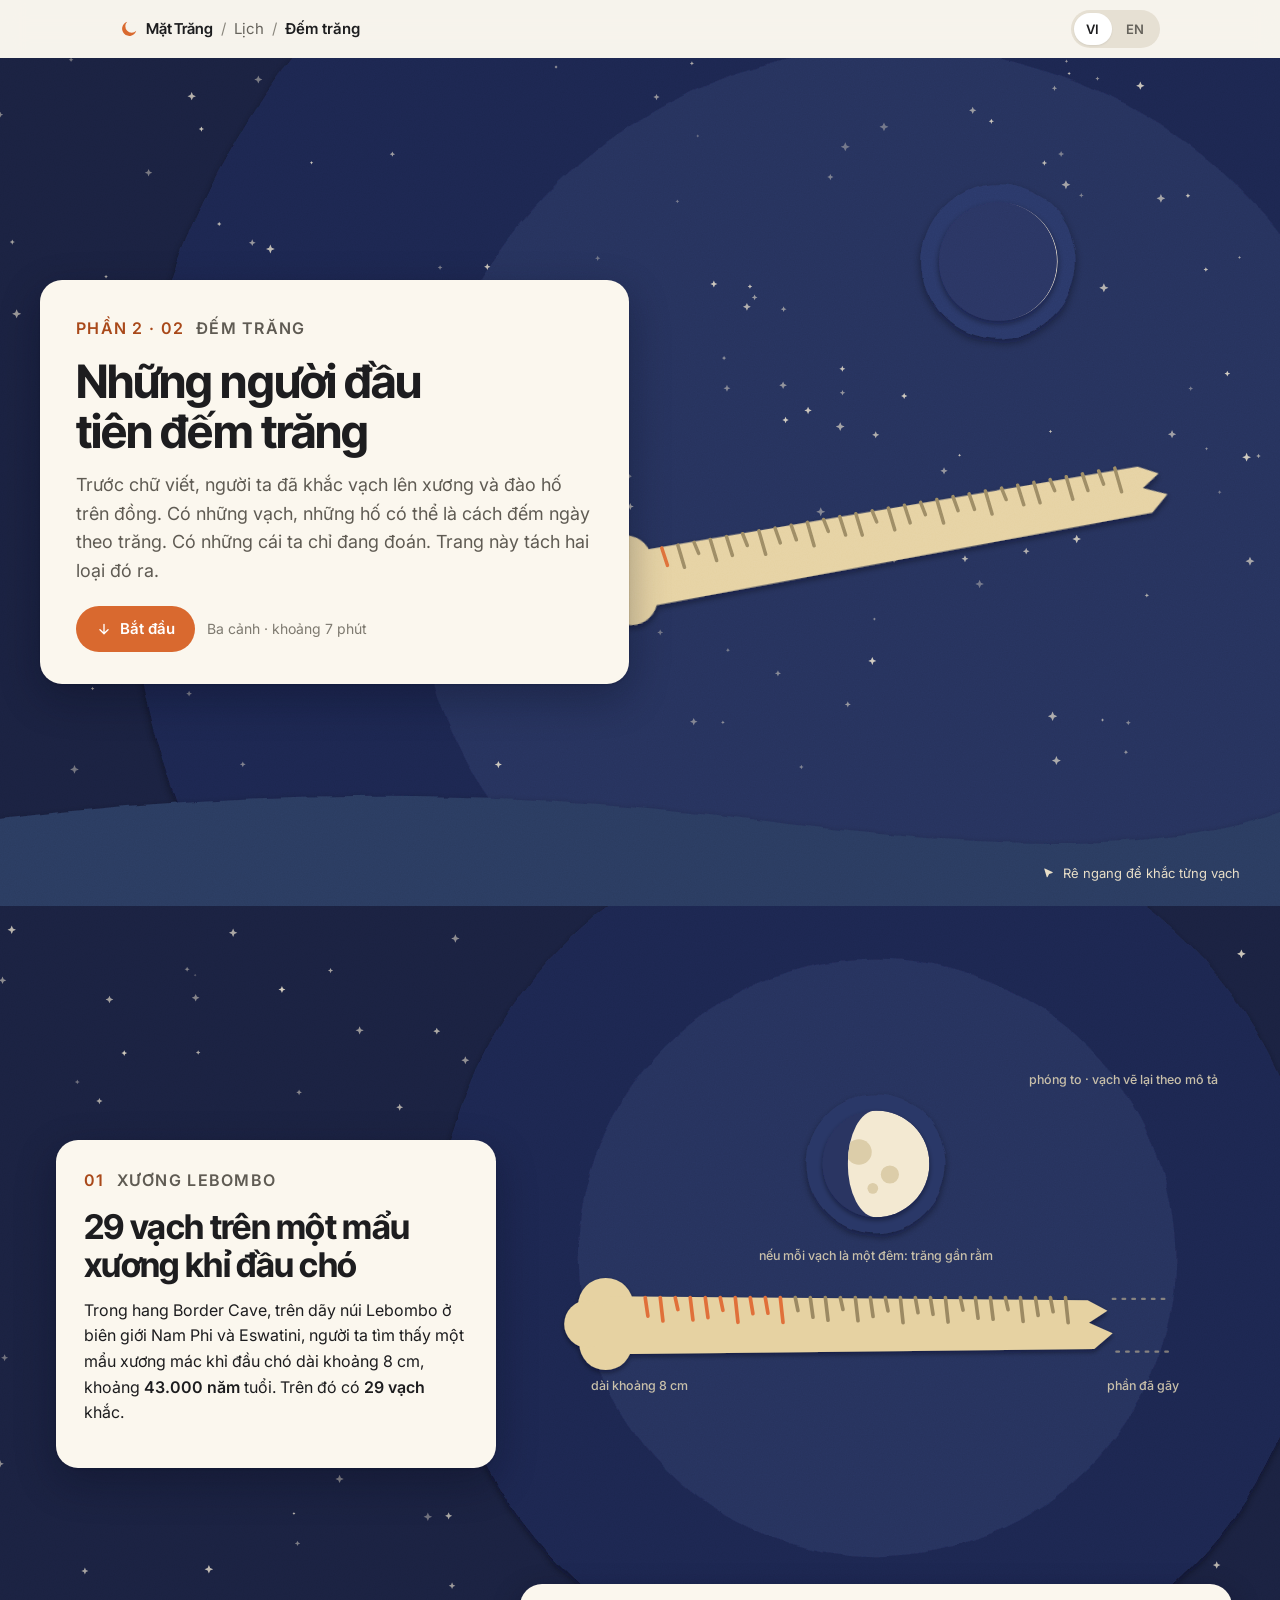
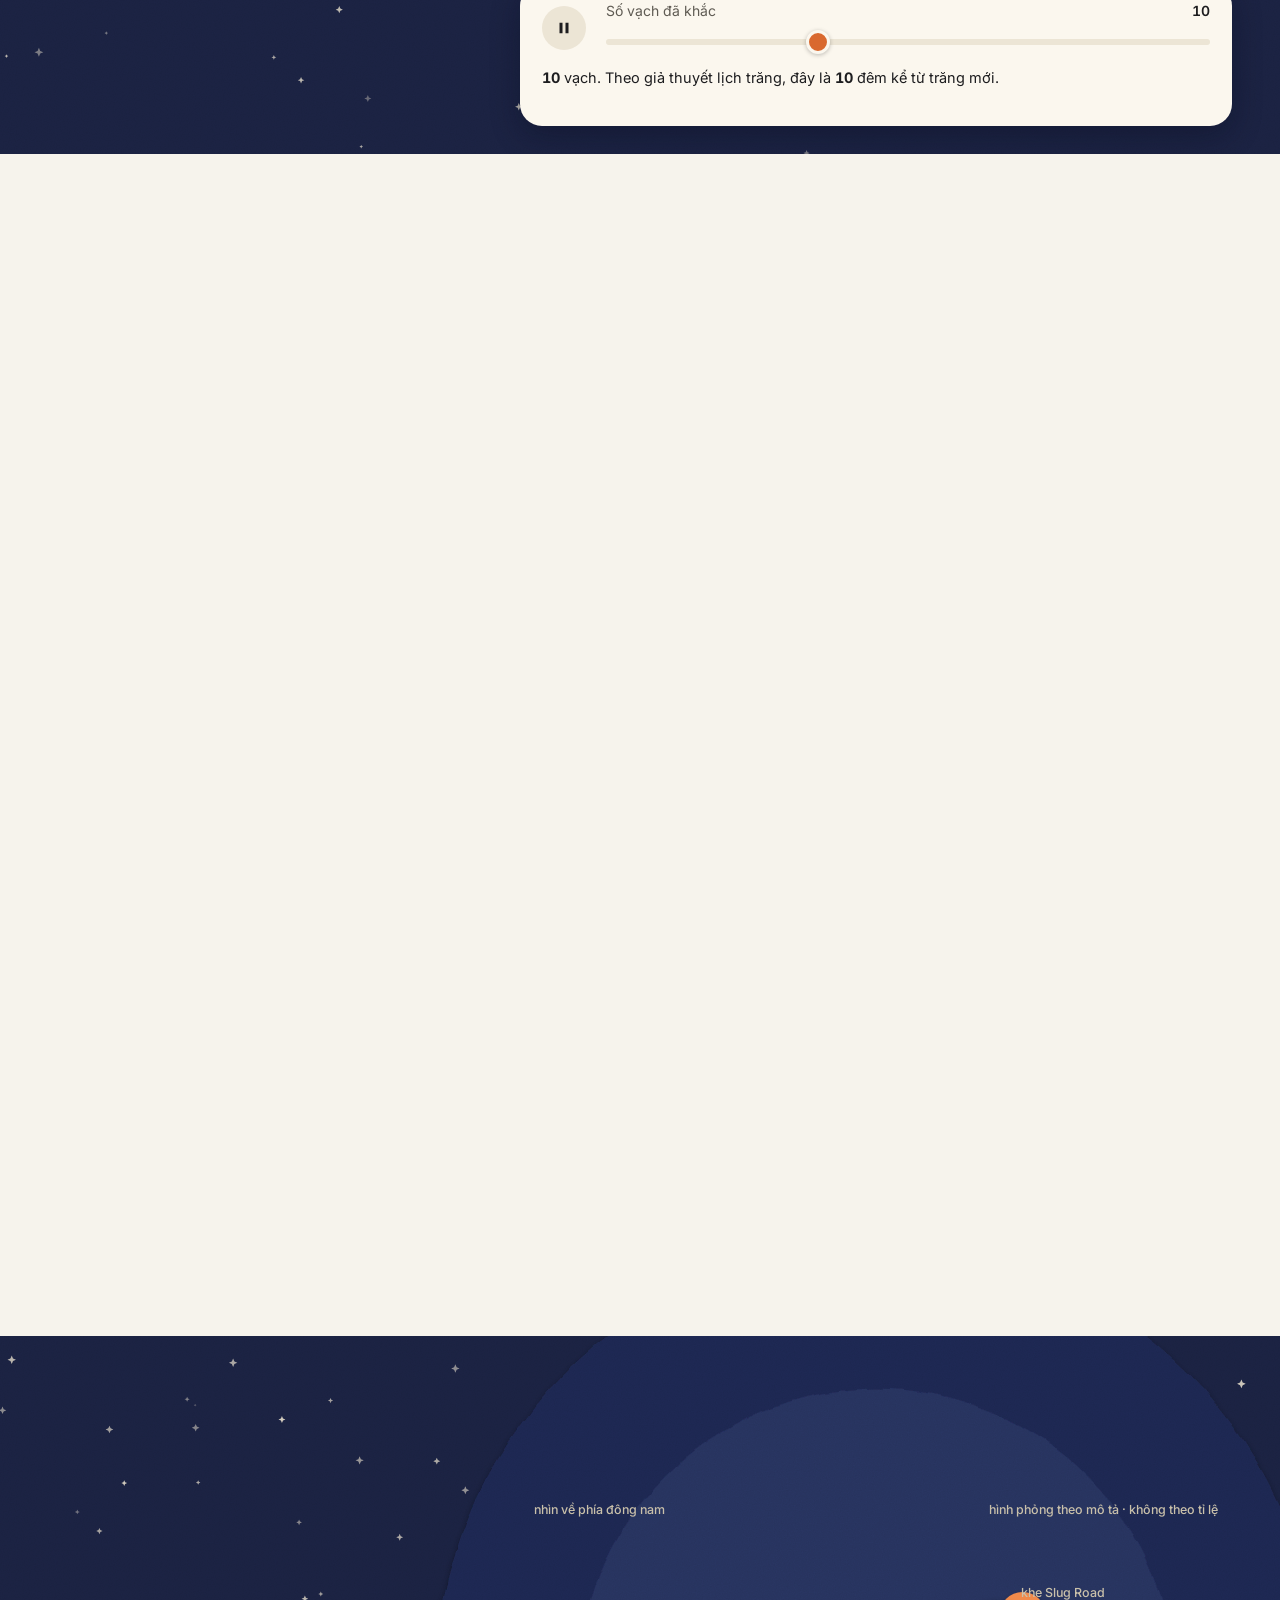
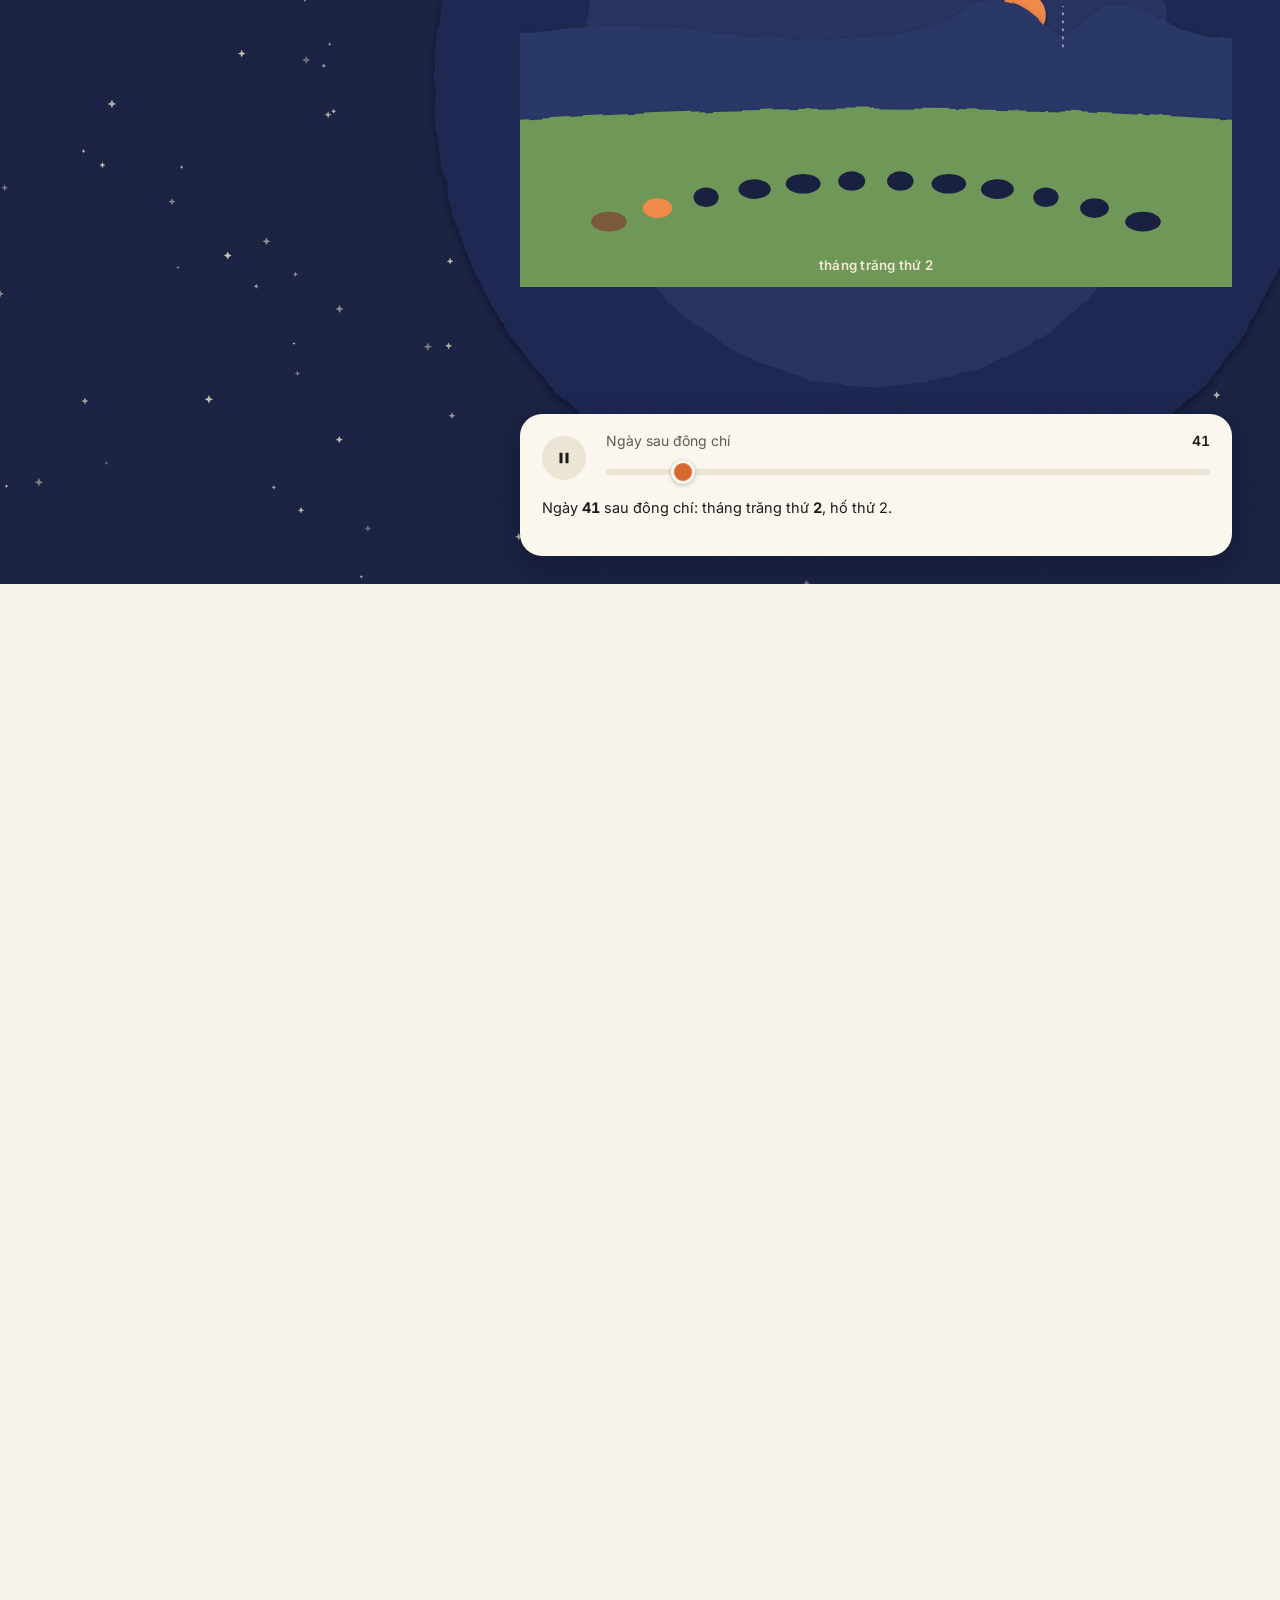
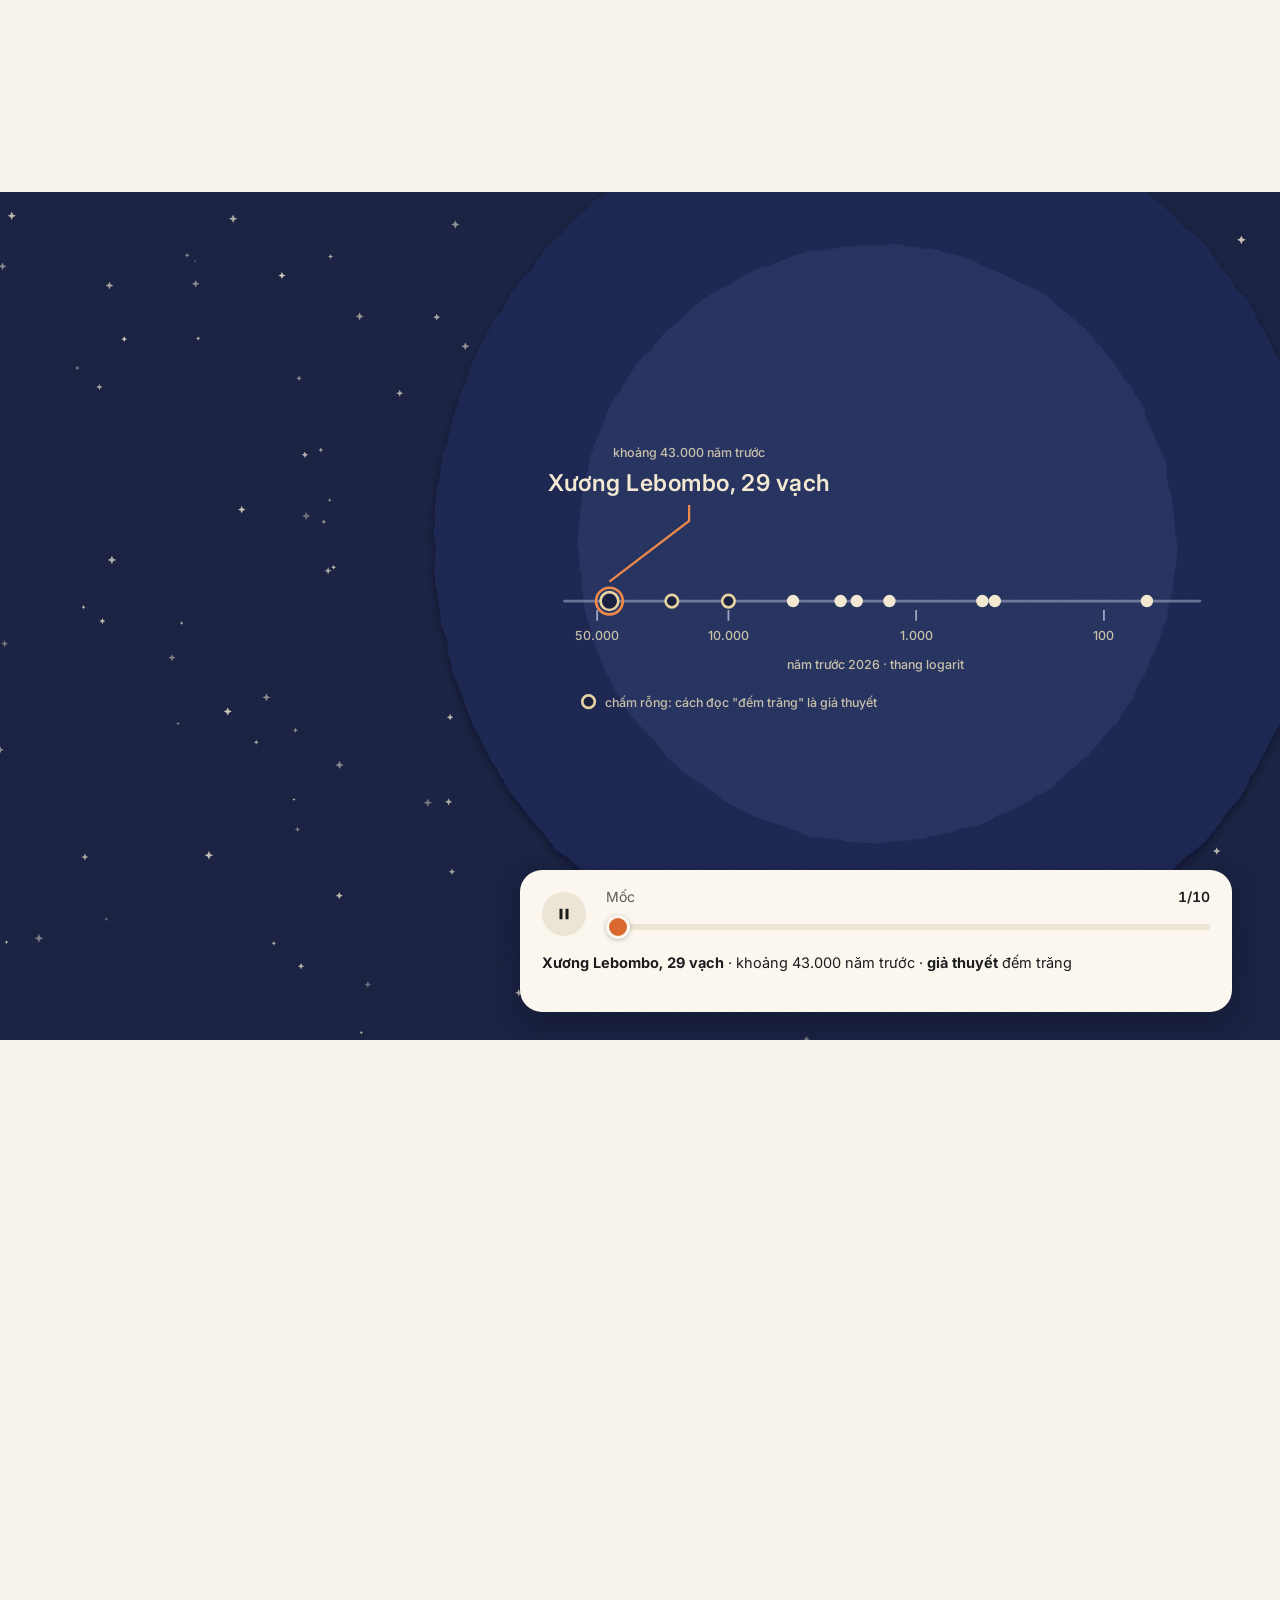
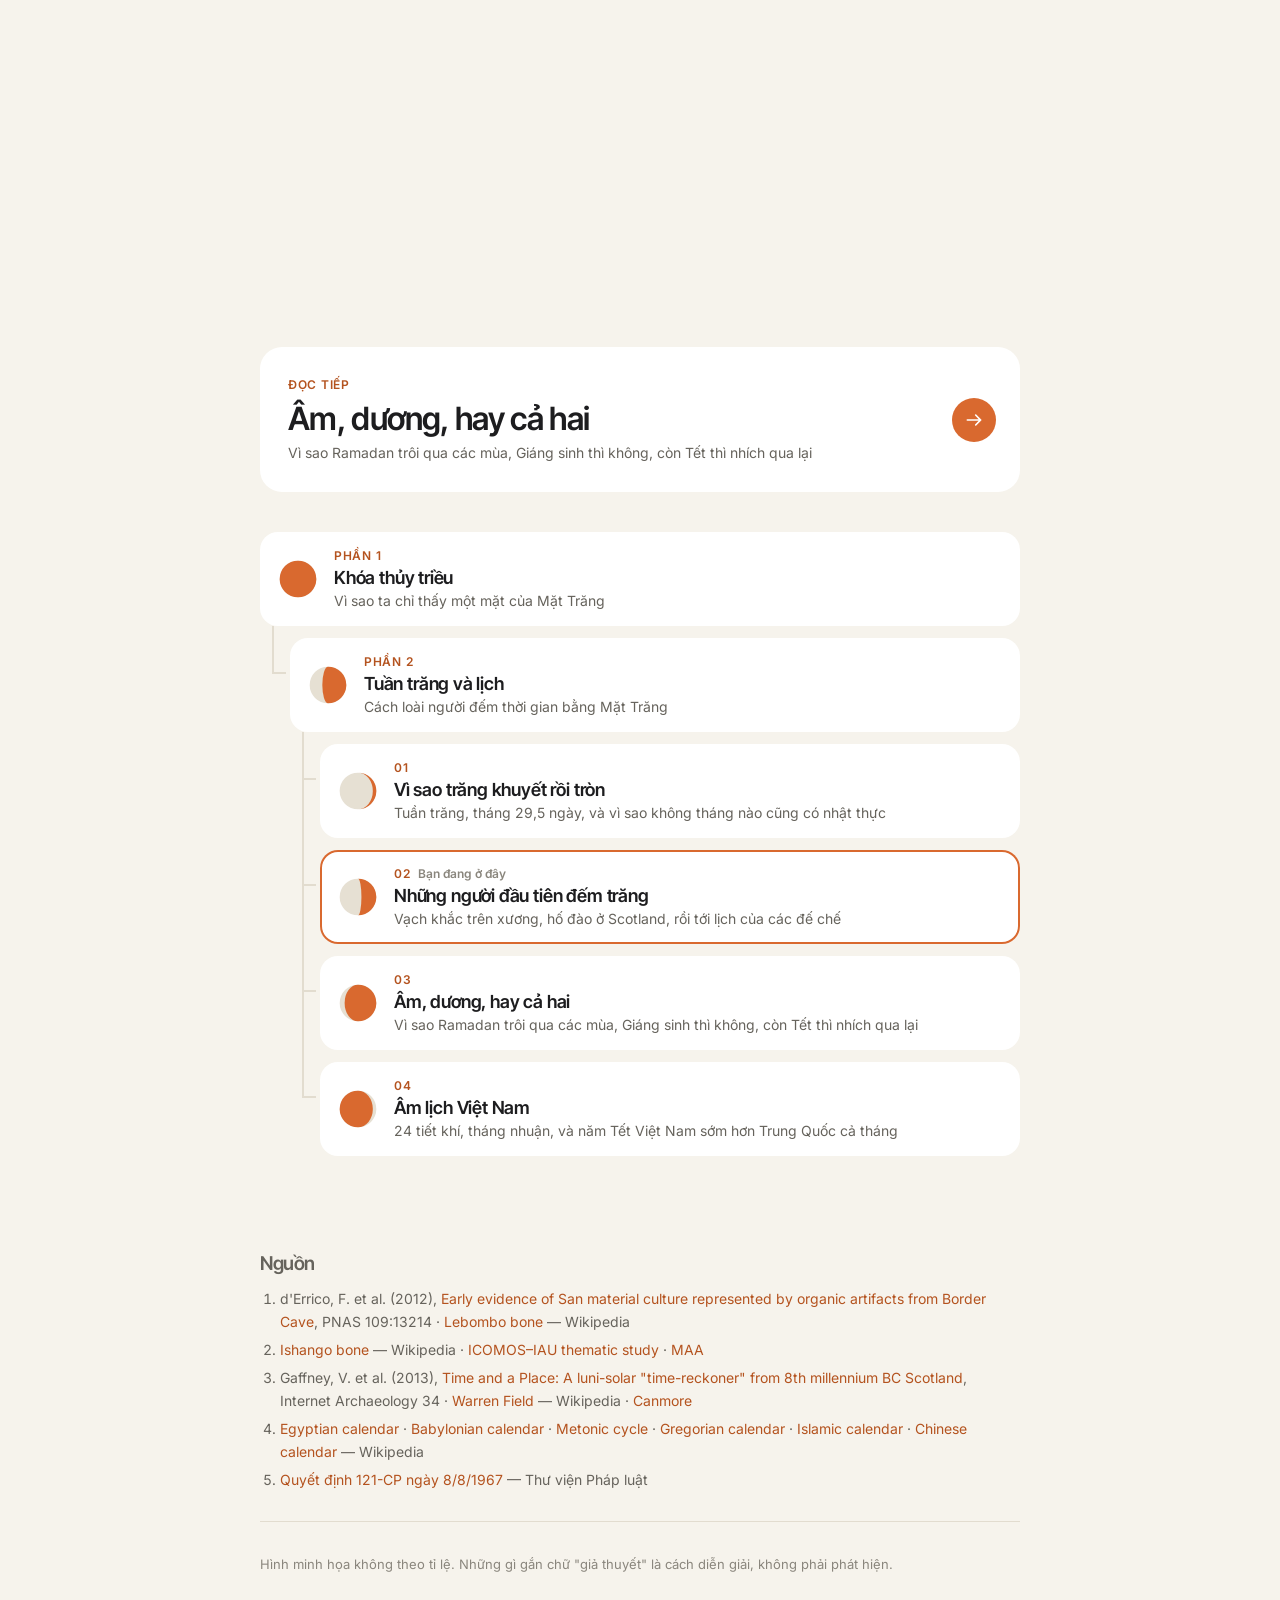
<file: mat-trang/lich/dem-trang/index.html>
<!doctype html>
<html lang="vi" data-lang="vi">
<head>
<meta charset="utf-8">
<meta name="viewport" content="width=device-width, initial-scale=1, viewport-fit=cover">
<meta name="robots" content="noindex, nofollow">
<title>Những người đầu tiên đếm trăng</title>
<meta name="description" content="Xương Lebombo 29 vạch, xương Ishango, 12 hố ở Warren Field và các lịch đầu tiên của Ai Cập, Babylon, La Mã. The Lebombo and Ishango bones, the Warren Field pits, and the first calendars of Egypt, Babylon and Rome.">
<link rel="preconnect" href="https://fonts.googleapis.com">
<link rel="preconnect" href="https://fonts.gstatic.com" crossorigin>
<link rel="stylesheet" href="https://fonts.googleapis.com/css2?family=Inter+Tight:wght@500;600;700&family=Inter:wght@400;500;600&display=swap">
<script>
  (function () {
    var l = 'vi';
    try {
      var q = new URLSearchParams(location.search).get('lang');
      l = (q === 'en' || q === 'vi') ? q : (localStorage.getItem('mt-lang') || 'vi');
    } catch (e) {}
    document.documentElement.dataset.lang = l;
    document.documentElement.lang = l;
  })();
</script>
<link rel="stylesheet" href="/mat-trang/giay.css">
</head>
<body>

<div class="bar">
  <div class="wide">
    <nav class="crumbs" aria-label="Đường dẫn / Breadcrumb">
      <a class="brand" href="/mat-trang/"><svg viewBox="0 0 24 24" aria-hidden="true"><path d="M21.6 14.4A9.6 9.6 0 1 1 9.6 2.4a7.6 7.6 0 0 0 12 12Z"/></svg>
        <span lang="vi">Mặt Trăng</span><span lang="en">The Moon</span></a>
      <span class="sep" aria-hidden="true">/</span>
      <a href="/mat-trang/lich/"><span lang="vi">Lịch</span><span lang="en">Calendars</span></a>
      <span class="sep last" aria-hidden="true">/</span>
      <span class="here"><span lang="vi">Đếm trăng</span><span lang="en">Moon-counters</span></span>
    </nav>
    <div class="seg lang" role="group" aria-label="Ngôn ngữ / Language">
      <button type="button" data-l="vi" aria-pressed="true">VI</button>
      <button type="button" data-l="en" aria-pressed="false">EN</button>
    </div>
  </div>
</div>

<header class="hero act" id="top">
  <div class="stage">
    <div class="bg" id="hero" aria-hidden="true"></div>
    <div class="tcard seen">
      <p class="eyebrow"><span class="num" lang="vi">Phần 2 · 02</span><span class="num" lang="en">Part 2 · 02</span>
        <span lang="vi">Đếm trăng</span><span lang="en">Moon-counters</span></p>
      <h1><span lang="vi">Những người đầu tiên đếm trăng</span><span lang="en">The first Moon-counters</span></h1>
      <p class="lede" lang="vi">Trước chữ viết, người ta đã khắc vạch lên xương và đào hố trên đồng. Có những vạch, những hố có thể là cách đếm ngày theo trăng. Có những cái ta chỉ đang đoán. Trang này tách hai loại đó ra.</p>
      <p class="lede" lang="en">Before writing, people carved notches into bone and dug pits in fields. Some of them may be ways of counting days by the Moon. Some are only our guesses. This page keeps the two apart.</p>
      <div class="cta">
        <a class="btn" href="#c1"><svg viewBox="0 0 24 24" aria-hidden="true"><path d="M12 4a1 1 0 0 1 1 1v11.6l4.3-4.3a1 1 0 1 1 1.4 1.4l-6 6a1 1 0 0 1-1.4 0l-6-6a1 1 0 1 1 1.4-1.4L11 16.6V5a1 1 0 0 1 1-1Z"/></svg>
          <span lang="vi">Bắt đầu</span><span lang="en">Start</span></a>
        <span class="meta" lang="vi">Ba cảnh · khoảng 7 phút</span><span class="meta" lang="en">Three scenes · about 7 minutes</span>
      </div>
    </div>
    <p class="hint"><svg viewBox="0 0 24 24" aria-hidden="true"><path d="M5.5 3.2a.8.8 0 0 1 1.1-.7l13 6.2a.8.8 0 0 1-.1 1.5l-5.6 1.7-2.6 5.4a.8.8 0 0 1-1.5-.1Z"/></svg>
      <span lang="vi">Rê ngang để khắc từng vạch</span><span lang="en">Move sideways to carve the notches</span></p>
  </div>
</header>

<main>

<!-- ============ 1 ============ -->
<section class="ch" id="c1">
  <div class="act">
    <div class="stage">
      <div class="bg" aria-hidden="true"></div>
      <div class="vis"><div class="fit">
        <figure class="scene" id="s1" data-bg="stage" style="--ar: 16 / 9"></figure>
      </div></div>
      <div class="dock">
        <div class="controls">
          <button class="icon-btn" type="button" data-play="s1"></button>
          <label class="range"><span class="lbl"><span><span lang="vi">Số vạch đã khắc</span><span lang="en">Notches carved</span></span><b id="s1nv"></b></span>
            <input type="range" id="s1n" min="0" max="29" step="1" value="10"></label>
        </div>
        <p class="readout" id="s1r" aria-live="polite"></p>
      </div>
    </div>
    <div class="story">
      <div class="tcard">
        <p class="eyebrow"><span class="num">01</span><span lang="vi">Xương Lebombo</span><span lang="en">The Lebombo bone</span></p>
        <h2><span lang="vi">29 vạch trên một mẩu xương khỉ đầu chó</span><span lang="en">29 notches on a scrap of baboon bone</span></h2>
        <p lang="vi">Trong hang Border Cave, trên dãy núi Lebombo ở biên giới Nam Phi và Eswatini, người ta tìm thấy một mẩu xương mác khỉ đầu chó dài khoảng 8 cm, khoảng <strong>43.000 năm</strong> tuổi. Trên đó có <strong>29 vạch</strong> khắc.</p>
        <p lang="en">In Border Cave, in the Lebombo Mountains on the border of South Africa and Eswatini, archaeologists found a baboon fibula about 8 cm long and about <strong>43,000 years</strong> old. It carries <strong>29 notches</strong>.</p>
      </div>
      <div class="tcard">
        <p lang="vi">Soi dưới kính hiển vi, các vạch được cắt bằng bốn dụng cụ khác nhau, tức là khắc dần qua nhiều lần. Bài báo mô tả nó (d'Errico và cộng sự, PNAS 2012) cho rằng đó có thể là một cách ghi đếm. Bài báo không nhắc tới Mặt Trăng.</p>
        <p lang="en">Under a microscope the notches turn out to be cut with four different tools, so they were added over time. The paper that describes it (d'Errico et al., PNAS 2012) suggests a form of record-keeping. It does not mention the Moon.</p>
      </div>
      <div class="tcard">
        <p lang="vi">Cách đọc "29 vạch là một tháng trăng" đến từ sách phổ thông, và chỉ là <strong>giả thuyết</strong>. Xương gãy ở một đầu, nên 29 chỉ là số vạch còn lại; chuỗi thật có thể dài hơn.</p>
        <p lang="en">The reading "29 notches is one lunar month" comes from popular books and is only a <strong>hypothesis</strong>. The bone is broken at one end, so 29 is just what survives; the real sequence may have been longer.</p>
      </div>
      <div class="tcard">
        <p class="note" lang="vi">Xương Ishango (CHDC Congo, khoảng 20.000 năm, có ước tính tới 25.000) có 168 vạch xếp thành ba cột: 11, 13, 17, 19 · 3, 6, 4, 8, 10, 5, 5, 7 · 11, 21, 19, 9. Năm 1972 Alexander Marshack đọc nó thành lịch trăng sáu tháng. Cách đọc này bị phê phán nhiều: ông tìm mẫu hình trước rồi mới khớp số.</p>
        <p class="note" lang="en">The Ishango bone (DR Congo, about 20,000 years old, some estimates up to 25,000) has 168 marks in three columns: 11, 13, 17, 19 · 3, 6, 4, 8, 10, 5, 5, 7 · 11, 21, 19, 9. In 1972 Alexander Marshack read it as a six-month lunar calendar. That reading has been widely criticised for finding the pattern first and fitting the numbers after.</p>
      </div>
    </div>
  </div>
</section>

<!-- ============ 2 ============ -->
<section class="ch" id="c2">
  <div class="act">
    <div class="stage">
      <div class="bg" aria-hidden="true"></div>
      <div class="vis"><div class="fit">
        <figure class="scene" id="s2" data-bg="stage" style="--ar: 16 / 9"></figure>
      </div></div>
      <div class="dock">
        <div class="controls">
          <button class="icon-btn" type="button" data-play="s2"></button>
          <label class="range"><span class="lbl"><span><span lang="vi">Ngày sau đông chí</span><span lang="en">Days after midwinter</span></span><b id="s2dv"></b></span>
            <input type="range" id="s2d" min="0" max="365" step="1" value="40"></label>
        </div>
        <p class="readout" id="s2r" aria-live="polite"></p>
      </div>
    </div>
    <div class="story">
      <div class="tcard">
        <p class="eyebrow"><span class="num">02</span><span lang="vi">Warren Field, Scotland</span><span lang="en">Warren Field, Scotland</span></p>
        <h2><span lang="vi">Mười hai hố và một khe núi</span><span lang="en">Twelve pits and a gap in the hills</span></h2>
        <p lang="vi">Ở Warren Field gần Crathes (Aberdeenshire), có <strong>12 hố</strong> xếp thành một vòng cung, đào từ đầu thiên niên kỷ thứ 8 TCN, tức khoảng 10.000 năm trước, và được đào lại nhiều lần qua vài trăm năm.</p>
        <p lang="en">At Warren Field near Crathes (Aberdeenshire), <strong>12 pits</strong> lie in an arc. They were dug by the early 8th millennium BC, about 10,000 years ago, and recut over several hundred years.</p>
      </div>
      <div class="tcard">
        <p lang="vi">Vòng cung hướng về khe Slug Road ở chân trời đông nam. Khoảng 8000 TCN, Mặt Trời ngày đông chí mọc đúng ở khe đó. Nhóm khảo cổ (Gaffney và cộng sự, 2013) đề xuất các hố có thể theo dõi tháng trăng, và lần mặt trời mọc ở khe núi mỗi đông chí dùng để chỉnh lại cho khớp với năm.</p>
        <p lang="en">The arc faces the Slug Road pass on the south-east horizon. Around 8000 BC the midwinter Sun rose right in that gap. The archaeologists (Gaffney et al., 2013) propose that the pits tracked lunar months, and that the midwinter sunrise in the gap was used to reset the count against the year.</p>
      </div>
      <div class="tcard">
        <p lang="vi">Vì sao cần chỉnh lại? Kéo thanh trượt hết một năm: 12 tháng trăng chỉ dài khoảng 354 ngày, nên tới hố thứ 12 thì Mặt Trời vẫn còn cách khe núi chừng 11 ngày. Mọi lịch theo trăng sau này đều vấp đúng chỗ đó.</p>
        <p lang="en">Why reset at all? Drag through a whole year: 12 lunar months last only about 354 days, so by the 12th pit the Sun is still some 11 days short of the gap. Every Moon-based calendar since has tripped over exactly that.</p>
      </div>
      <div class="tcard">
        <p class="note" lang="vi">Đây là giả thuyết của chính nhóm tác giả, và họ tự nêu giới hạn: vòng cung không thẳng nên khó đo hướng chính xác, và cây cối thời đó có thể đã che tầm nhìn. Báo chí gọi đây là "cuốn lịch cổ nhất"; nói đúng hơn là <em>có thể là</em> công cụ đếm thời gian theo trăng và mặt trời cổ nhất từng biết.</p>
        <p class="note" lang="en">This is the authors' own hypothesis, and they list its limits: the arc is not straight, so the exact alignment is hard to pin down, and trees may have blocked the view. The press called it "the oldest calendar"; more carefully, it <em>may be</em> the oldest known lunar and solar time-keeper.</p>
      </div>
    </div>
  </div>
</section>

<!-- ============ 3 ============ -->
<section class="ch" id="c3">
  <div class="act">
    <div class="stage">
      <div class="bg" aria-hidden="true"></div>
      <div class="vis"><div class="fit">
        <figure class="scene" id="s3" data-bg="stage" style="--ar: 16 / 9"></figure>
      </div></div>
      <div class="dock">
        <div class="controls">
          <button class="icon-btn" type="button" data-play="s3"></button>
          <label class="range"><span class="lbl"><span><span lang="vi">Mốc</span><span lang="en">Milestone</span></span><b id="s3iv"></b></span>
            <input type="range" id="s3i" min="0" max="9" step="1" value="0"></label>
        </div>
        <p class="readout" id="s3r" aria-live="polite"></p>
      </div>
    </div>
    <div class="story">
      <div class="tcard">
        <p class="eyebrow"><span class="num">03</span><span lang="vi">Từ vạch khắc tới lịch</span><span lang="en">From notches to calendars</span></p>
        <h2><span lang="vi">43.000 năm trên một trục</span><span lang="en">43,000 years on one line</span></h2>
        <p lang="vi">Trục thời gian dùng thang logarit: mỗi khoảng chia gấp mười lần khoảng sau nó. Nhờ vậy cả mẩu xương Lebombo lẫn quyết định năm 1967 cùng nằm vừa một hình.</p>
        <p lang="en">The timeline uses a log scale: each division is ten times the one after it. That way both the Lebombo bone and a 1967 government decision fit in one picture.</p>
      </div>
      <div class="tcard">
        <p lang="vi">Ai Cập có lịch dân sự 365 ngày từ trước 2500 TCN: 12 tháng × 30 ngày cộng 5 ngày, không có năm nhuận nên cứ 4 năm trôi đi 1 ngày. Babylon bắt đầu tháng khi thấy trăng non đầu tiên, và từ khoảng 499 TCN thêm tháng nhuận theo chu kỳ 19 năm đều đặn. Meton ở Athens đưa ra chu kỳ 19 năm năm 432 TCN.</p>
        <p lang="en">Egypt had a 365-day civil calendar by 2500 BC: 12 months of 30 days plus 5, with no leap day, so it slipped 1 day every 4 years. Babylon began each month at the first sighting of the crescent, and from about 499 BC added leap months on a regular 19-year cycle. Meton of Athens proposed the 19-year cycle in 432 BC.</p>
      </div>
      <div class="tcard">
        <p lang="vi">Ba cách đi tiếp từ đây (bỏ trăng, chỉ theo trăng, hay giữ cả hai) là chủ đề của trang sau. Mốc cuối cùng trên trục, năm 1967, là lúc Việt Nam bắt đầu tự tính âm lịch: chuyện của trang cuối.</p>
        <p lang="en">The three ways on from here (drop the Moon, keep only the Moon, or keep both) are the next page. The last milestone, 1967, is when Vietnam started computing its own lunar calendar: the story of the final page.</p>
      </div>
    </div>
  </div>
</section>

<section class="branch wrap">
  <div data-next="dem-trang"></div>
  <div data-tree="dem-trang"></div>
</section>

<section class="sources wrap" id="nguon">
  <h3><span lang="vi">Nguồn</span><span lang="en">Sources</span></h3>
  <ol>
    <li>d'Errico, F. et al. (2012), <a href="https://pmc.ncbi.nlm.nih.gov/articles/PMC3421171">Early evidence of San material culture represented by organic artifacts from Border Cave</a>, PNAS 109:13214 · <a href="https://en.wikipedia.org/wiki/Lebombo_bone">Lebombo bone</a> — Wikipedia</li>
    <li><a href="https://en.wikipedia.org/wiki/Ishango_bone">Ishango bone</a> — Wikipedia · <a href="https://web.astronomicalheritage.org/images/astronomicalheritage.org/thematic-study/ch01cs3.pdf">ICOMOS–IAU thematic study</a> · <a href="https://old.maa.org/node/364071">MAA</a></li>
    <li>Gaffney, V. et al. (2013), <a href="https://intarch.ac.uk/journal/issue34/1/5.html">Time and a Place: A luni-solar "time-reckoner" from 8th millennium BC Scotland</a>, Internet Archaeology 34 · <a href="https://en.wikipedia.org/wiki/Warren_Field">Warren Field</a> — Wikipedia · <a href="https://canmore.org.uk/event/850688">Canmore</a></li>
    <li><a href="https://en.wikipedia.org/wiki/Egyptian_calendar">Egyptian calendar</a> · <a href="https://en.wikipedia.org/wiki/Babylonian_calendar">Babylonian calendar</a> · <a href="https://en.wikipedia.org/wiki/Metonic_cycle">Metonic cycle</a> · <a href="https://en.wikipedia.org/wiki/Gregorian_calendar">Gregorian calendar</a> · <a href="https://en.wikipedia.org/wiki/Islamic_calendar">Islamic calendar</a> · <a href="https://en.wikipedia.org/wiki/Chinese_calendar">Chinese calendar</a> — Wikipedia</li>
    <li><a href="https://thuvienphapluat.vn/van-ban/Linh-vuc-khac/Quyet-dinh-121-CP-tinh-lich-quan-ly-lich-cua-Nha-nuoc-18212.aspx">Quyết định 121-CP ngày 8/8/1967</a> — Thư viện Pháp luật</li>
  </ol>
</section>

</main>

<footer class="wrap">
  <span lang="vi">Hình minh họa không theo tỉ lệ. Những gì gắn chữ "giả thuyết" là cách diễn giải, không phải phát hiện.</span>
  <span lang="en">Illustrations are not to scale. Anything marked "hypothesis" is an interpretation, not a finding.</span>
</footer>

<script src="/mat-trang/giay.js"></script>
<script>
(function () {
  'use strict';
  var M = window.MT, $ = M.$, D = M.D, T = M.T, hooks = M.hooks, fmt = M.fmt, clamp = M.clamp, C = M.C,
    night = M.night, svgEl = M.svgEl, txt = M.txt, say = M.say, loop = M.loop, playing = M.playing, SYN = M.SYN;

  // Mẩu xương giấy dài L, dày h, tâm ở gốc; đầu trái là khớp tròn, đầu phải gãy lởm chởm.
  // Trả về hình xương và 29 vị trí vạch (x) dọc mép trên.
  function bone(L, h) {
    var a = -L / 2, b = L / 2;
    var body = 'M' + a + ',' + (-h * .42) + 'L' + (b - h * .3) + ',' + (-h * .36) + 'L' + b + ',' + (-h * .2) + 'L' + (b - h * .28) + ',' + (-h * .02) +
      'L' + (b + h * .08) + ',' + (h * .14) + 'L' + (b - h * .2) + ',' + (h * .38) + 'L' + a + ',' + (h * .46) + 'Z';
    var knob = '<circle cx="' + (a - h * .05) + '" cy="' + (-h * .28) + '" r="' + (h * .42) + '"/><circle cx="' + (a - h * .05) + '" cy="' + (h * .3) + '" r="' + (h * .4) + '"/>' +
      '<circle cx="' + (a - h * .32) + '" cy="0" r="' + (h * .36) + '"/>';
    var xs = [];
    for (var i = 0; i < 29; i++) xs.push(a + h * .55 + (L - h * 1.05) * i / 28.6);
    return { svg: '<g fill="' + C.sand + '">' + knob + '<path d="' + body + '"/></g>', xs: xs };
  }
  function notches(xs, h, n, id) {
    var out = '';
    xs.forEach(function (x, i) {
      var t = h * (.28 + .1 * Math.sin(i * 2.3));
      out += '<path data-i="' + i + '" d="M' + x.toFixed(1) + ',' + (-h * .4).toFixed(1) + 'l' + (h * .04).toFixed(1) + ',' + t.toFixed(1) + '" stroke-width="' + Math.max(2, h * .055).toFixed(1) + '" stroke-linecap="round" stroke="' + (i < n ? C.orange2 : '#9C8A63') + '"/>';
    });
    return '<g id="' + id + '">' + out + '</g>';
  }
  function light(g, n) {
    var p = g.children;
    for (var i = 0; i < p.length; i++) p[i].setAttribute('stroke', i < n ? C.orange2 : '#9C8A63');
  }

  // ================= HERO =================
  (function () {
    var head = $('#top'), bg = $('#hero'), n = 0, aim = 0, HR = 1;
    var s = M.backdrop(bg, function (W, H, land) {
      var cx = land ? W * .7 : W * .5, cy = land ? H * .56 : H * .3, L = land ? Math.min(W * .42, 700) : W * .78, h = L * .12;
      var mx = W * .78, my = land ? H * .24 : H * .1, mr = Math.min(W, H) * .07;
      var B = bone(L, h);
      HR = mr;
      return M.skyAt(W, H, cx, cy, 31, H * .86) +
        '<g transform="translate(' + mx.toFixed(1) + ',' + my.toFixed(1) + ')"><g filter="url(#cut)"><circle r="' + (mr * 1.3).toFixed(1) + '" fill="' + C.n4 + '"/></g><g filter="url(#pc)">' + M.moonDisc(.03, mr, 'hm') + '</g></g>' +
        '<g transform="translate(' + cx.toFixed(1) + ',' + cy.toFixed(1) + ') rotate(-10)"><g filter="url(#pc)">' + B.svg + '</g>' + notches(B.xs, h, 0, 'hn') + '</g>' +
        '<g filter="url(#cut)"><path d="M-20,' + (H + 20) + 'L-20,' + (H * .9).toFixed(1) + 'Q' + (W * .3).toFixed(1) + ',' + (H * .84).toFixed(1) + ' ' + (W * .6).toFixed(1) + ',' + (H * .9).toFixed(1) + 'T' + (W + 20) + ',' + (H * .88).toFixed(1) + 'L' + (W + 20) + ',' + (H + 20) + 'Z" fill="#2A3A5E"/></g>';
    });
    function draw() {
      var g = $('#hn', s); if (g) light(g, Math.round(n));
      var p = $('#hmp', s); if (p) p.setAttribute('d', M.phase(Math.max(.02, n / SYN), HR));
    }
    head.addEventListener('pointermove', function (e) { var r = bg.getBoundingClientRect(); aim = clamp((e.clientX - r.left) / r.width * 1.25 - .1, 0, 1) * 29; });
    head.addEventListener('pointerleave', function () { aim = 0; });
    addEventListener('resize', function () { setTimeout(draw, 200); });
    draw();
    if (M.reduce) { head.addEventListener('pointermove', function () { n = aim; draw(); }); return; }
    var idle = 0;
    loop(head, function (dt) {
      // Chưa rê chuột thì tự khắc chậm từng vạch.
      idle += dt;
      var tgt = aim || (idle % 16) / 16 * 31;
      tgt = Math.min(29, tgt);
      if (Math.abs(tgt - n) < .01) return;
      n += (tgt - n) * (1 - Math.pow(.01, dt)); draw();
    });
  })();

  // ================= 1. Lebombo =================
  (function () {
    var fig = $('#s1');
    svgEl(fig, '0 0 800 450').innerHTML = night(800, 450, 4);
    var s = svgEl(fig, '0 0 800 450');
    var L = 560, h = 74, B = bone(L, h);
    var bx = 380, by = 300, end = bx + L / 2;
    s.innerHTML =
      '<g transform="translate(400,120)"><g filter="url(#cut)"><circle r="78" fill="' + C.n4 + '"/></g><g filter="url(#pc)">' + M.moonDisc(.03, 60, 's1m') + '</g></g>' +
      txt(400, 228, 'sm', 'middle', 's1ml') +
      '<g transform="translate(' + bx + ',' + by + ')"><g filter="url(#pc)">' + B.svg + '</g>' + notches(B.xs, h, 0, 's1g') +
      '<path d="M' + (L / 2 + 6) + ',' + (-h * .38) + 'L' + (L / 2 + 70) + ',' + (-h * .38) + 'M' + (L / 2 + 10) + ',' + (h * .42) + 'L' + (L / 2 + 70) + ',' + (h * .42) + '" stroke="' + C.sand + '" stroke-opacity=".5" stroke-width="2.5" stroke-dasharray="3 8" stroke-linecap="round" fill="none"/></g>' +
      txt(end + 40, by + 74, 'sm', 'middle', 's1br') + txt(bx - L / 2 - 20, by + 74, 'sm', 'start', 's1sz') + txt(784, 30, 'sm', 'end', 's1sc');
    say(s, { s1br: ['phần đã gãy', 'broken off'], s1sz: ['dài khoảng 8 cm', 'about 8 cm long'], s1sc: ['phóng to · vạch vẽ lại theo mô tả', 'enlarged · notches redrawn from the description'] });
    var g = $('#s1g', s), mp = $('#s1mp', s), ml = $('#s1ml', s), sl = $('#s1n'), out = $('#s1r'), nv = $('#s1nv'), n = +sl.value, acc = 0;
    function upd() {
      light(g, n);
      mp.setAttribute('d', M.phase(Math.max(.02, n / SYN), 60));
      ml.textContent = n ? T('nếu mỗi vạch là một đêm: ', 'if each notch is a night: ') + M.phaseName(n).toLowerCase() : T('chưa có vạch nào', 'no notches yet');
      nv.textContent = n;
      out.innerHTML = n < 29
        ? T('<b>' + n + '</b> vạch. Theo giả thuyết lịch trăng, đây là <b>' + n + '</b> đêm kể từ trăng mới.', '<b>' + n + '</b> notches. On the lunar-tally hypothesis, that is <b>' + n + '</b> nights since the new moon.')
        : T('<b>29</b> vạch, gần đúng một tháng giao hội (29,5 ngày). Nhưng xương gãy ở đầu này, nên có thể từng có thêm vạch.', '<b>29</b> notches, close to one synodic month (29.5 days). But the bone is broken at this end, so there may once have been more.');
    }
    sl.addEventListener('input', function () { n = +sl.value; upd(); });
    hooks.push(upd); upd();
    loop(fig, function (dt) {
      if (!playing.s1) return;
      acc += dt; if (acc < (n === 29 ? 2.2 : .32)) return; acc = 0;
      n = n === 29 ? 0 : n + 1; sl.value = n; upd();
    });
  })();

  // ================= 2. Warren Field =================
  (function () {
    var fig = $('#s2');
    svgEl(fig, '0 0 800 450').innerHTML = night(800, 450, 11);
    var s = svgEl(fig, '0 0 800 450');
    var HY = 190, NX = 610, A = 380, YR = 365.2422, LM = 29.530589;
    // Chân trời đông nam: khe Slug Road là chỗ trũng ở NX.
    var d = 'M-10,460L-10,' + HY;
    for (var x = -10; x <= 810; x += 10) {
      var y = HY - 26 - 18 * Math.sin(x / 70) * .4 - 34 * Math.exp(-Math.pow((x - NX - 70) / 60, 2)) - 30 * Math.exp(-Math.pow((x - NX + 75) / 55, 2)) + 22 * Math.exp(-Math.pow((x - NX) / 26, 2));
      d += 'L' + x + ',' + y.toFixed(1);
    }
    d += 'L810,460Z';
    var pits = '';
    for (var i = 0; i < 12; i++) {
      var t = (i - 5.5) / 5.5, px = 400 + t * 300, py = 330 + 46 * t * t;
      pits += '<ellipse data-i="' + i + '" cx="' + px.toFixed(1) + '" cy="' + py.toFixed(1) + '" rx="' + (17 + 3 * Math.cos(i * 1.7)).toFixed(1) + '" ry="11" fill="#1A2140"/>';
    }
    s.innerHTML =
      '<g id="s2sun" filter="url(#pc)"><circle r="26" fill="' + C.orange + '"/></g>' +
      '<g filter="url(#cut)"><path d="' + d + '" fill="#2C3968"/></g>' +
      '<g filter="url(#cut)"><path d="M-10,460L-10,262Q400,236 810,262L810,460Z" fill="' + C.land2 + '"/></g>' +
      '<g id="s2p">' + pits + '</g>' +
      '<path d="M' + NX + ',' + (HY - 10) + 'l0,-46" stroke="' + C.cream + '" stroke-opacity=".6" stroke-width="2" stroke-dasharray="3 6"/>' +
      txt(NX, HY - 66, 'sm', 'middle', 's2nl') + txt(16, 30, 'sm', 'start', 's2dir') + txt(784, 30, 'sm', 'end', 's2sc') +
      '<text id="s2pl" class="lbl" text-anchor="middle" y="430" x="400"></text>';
    say(s, { s2nl: ['khe Slug Road', 'Slug Road pass'], s2dir: ['nhìn về phía đông nam', 'looking south-east'], s2sc: ['hình phỏng theo mô tả · không theo tỉ lệ', 'after the published plan · not to scale'] });
    var sun = $('#s2sun', s), P = $('#s2p', s).children, pl = $('#s2pl', s), sl = $('#s2d'), out = $('#s2r'), dv = $('#s2dv'), day = +sl.value;
    function upd() {
      // Đông chí: Mặt Trời mọc xa nhất về phía nam, đúng khe núi; hạ chí: lệch xa nhất về phía bắc (bên trái).
      var sx = NX - A * (1 - Math.cos(2 * Math.PI * day / YR)) / 2;
      sun.setAttribute('transform', 'translate(' + sx.toFixed(1) + ',' + (HY - 46) + ')');
      var m = Math.floor(day / LM), full = m >= 12, k = Math.min(m, 11);
      for (var i = 0; i < 12; i++) P[i].setAttribute('fill', i < k ? '#7A5A3A' : i === k && !full ? C.orange : full ? '#7A5A3A' : '#1A2140');
      pl.textContent = full ? T('hết 12 tháng trăng, chưa tới đông chí', '12 lunar months done, midwinter not yet') : T('tháng trăng thứ ' + (k + 1), 'lunar month ' + (k + 1));
      pl.style.fill = full ? C.orange : C.cream;
      dv.textContent = day;
      var left = YR - day;
      out.innerHTML = full
        ? T('Ngày <b>' + day + '</b>: đã hết 12 tháng trăng (354 ngày) nhưng còn <b>' + fmt(left, 0) + '</b> ngày nữa Mặt Trời mới về khe núi. Hố đếm phải chờ, hoặc thêm một tháng.', 'Day <b>' + day + '</b>: 12 lunar months (354 days) are done, but the Sun needs <b>' + fmt(left, 0) + '</b> more days to reach the gap. The count must wait, or add a month.')
        : T('Ngày <b>' + day + '</b> sau đông chí: tháng trăng thứ <b>' + (k + 1) + '</b>, hố thứ ' + (k + 1) + '.', 'Day <b>' + day + '</b> after midwinter: lunar month <b>' + (k + 1) + '</b>, pit ' + (k + 1) + '.');
    }
    sl.addEventListener('input', function () { day = +sl.value; upd(); });
    hooks.push(upd); upd();
    var f = day;
    loop(fig, function (dt) {
      if (!playing.s2) { f = day; return; }
      f += dt * (f > 350 ? 4 : 26);
      if (f > 368) f = 0;
      var v = Math.min(365, Math.floor(f));
      if (v !== day) { day = v; sl.value = day; upd(); }
    });
  })();

  // ================= 3. Dòng thời gian =================
  (function () {
    var fig = $('#s3');
    svgEl(fig, '0 0 800 450').innerHTML = night(800, 450, 17);
    var s = svgEl(fig, '0 0 800 450');
    var NOW = 2026, X0 = 70, X1 = 740, AY = 290, LO = Math.log(60000), HI = Math.log(40);
    // y: năm (âm là TCN). ago: số năm trước 2026.
    var EV = [
      { ago: 43000, d: ['khoảng 43.000 năm trước', 'about 43,000 years ago'], t: ['Xương Lebombo, 29 vạch', 'Lebombo bone, 29 notches'], h: 1 },
      { ago: 20000, d: ['khoảng 20.000 năm trước', 'about 20,000 years ago'], t: ['Xương Ishango, 168 vạch', 'Ishango bone, 168 marks'], h: 1 },
      { ago: 10000, d: ['khoảng 8000 TCN', 'about 8000 BC'], t: ['12 hố ở Warren Field', 'The Warren Field pits'], h: 1 },
      { ago: NOW + 2500, d: ['trước 2500 TCN', 'by 2500 BC'], t: ['Ai Cập: lịch 365 ngày', 'Egypt: the 365-day calendar'] },
      { ago: NOW + 499, d: ['khoảng 499 TCN', 'about 499 BC'], t: ['Babylon: chu kỳ nhuận 19 năm', 'Babylon: the 19-year leap cycle'] },
      { ago: NOW + 45, d: ['1/1/45 TCN', '1 Jan 45 BC'], t: ['La Mã: lịch Julius', 'Rome: the Julian calendar'] },
      { ago: NOW - 638, d: ['năm 638', 'AD 638'], t: ['Lịch Hồi giáo, tính từ năm 622', 'The Islamic calendar, counted from 622'] },
      { ago: NOW - 1582, d: ['15/10/1582', '15 Oct 1582'], t: ['Lịch Gregory: bỏ 10 ngày', 'Gregorian calendar: 10 days dropped'] },
      { ago: NOW - 1645, d: ['năm 1645', '1645'], t: ['Trung Hoa: lịch Thời Hiến', 'China: the Shixian calendar'] },
      { ago: NOW - 1967, d: ['8/8/1967', '8 Aug 1967'], t: ['Việt Nam tính âm lịch theo UTC+7', 'Vietnam computes its own lunar calendar'] }
    ];
    var X = function (ago) { return X0 + (X1 - X0) * (LO - Math.log(ago)) / (LO - HI); };
    var ticks = '';
    [[50000, '50.000', '50,000'], [10000, '10.000', '10,000'], [1000, '1.000', '1,000'], [100, '100', '100']].forEach(function (k, i) {
      var x = X(k[0]).toFixed(1);
      ticks += '<path d="M' + x + ',' + (AY + 10) + 'l0,12" stroke="' + C.grey + '" stroke-width="2"/>' + txt(x, AY + 44, 'sm', 'middle', 's3k' + i);
    });
    var dots = '';
    EV.forEach(function (e, i) {
      dots += '<circle data-i="' + i + '" cx="' + X(e.ago).toFixed(1) + '" cy="' + AY + '" r="8" fill="' + (e.h ? C.night : C.cream) + '" stroke="' + (e.h ? C.sand : 'none') + '" stroke-width="3"/>';
    });
    s.innerHTML =
      '<path d="M' + (X0 - 20) + ',' + AY + 'L' + (X1 + 24) + ',' + AY + '" stroke="' + C.grey + '" stroke-opacity=".6" stroke-width="3" stroke-linecap="round"/>' +
      ticks + '<g id="s3d">' + dots + '</g>' +
      '<path id="s3ln" stroke="' + C.orange + '" stroke-width="2.5" fill="none"/>' +
      '<circle id="s3c" r="15" fill="none" stroke="' + C.orange + '" stroke-width="3" cy="' + AY + '"/>' +
      '<text id="s3d1" class="sm" text-anchor="middle" y="128"></text>' +
      '<text id="s3t1" class="lbl" text-anchor="middle" y="166" style="font-size:26px"></text>' +
      txt(400, AY + 76, 'sm', 'middle', 's3ax') + '<circle cx="' + (X0 + 7) + '" cy="403" r="7" fill="' + C.night + '" stroke="' + C.sand + '" stroke-width="3"/>' + txt(X0 + 26, 409, 'sm', 'start', 's3lg');
    say(s, { s3k0: ['50.000', '50,000'], s3k1: ['10.000', '10,000'], s3k2: ['1.000', '1,000'], s3k3: ['100', '100'], s3ax: ['năm trước 2026 · thang logarit', 'years before 2026 · log scale'], s3lg: ['chấm rỗng: cách đọc "đếm trăng" là giả thuyết', 'hollow dots: the "Moon-counting" reading is a hypothesis'] });
    var D3 = $('#s3d', s).children, cur = $('#s3c', s), ln = $('#s3ln', s), d1 = $('#s3d1', s), t1 = $('#s3t1', s);
    var sl = $('#s3i'), out = $('#s3r'), iv = $('#s3iv'), i = +sl.value, acc = 0, cx = X(EV[i].ago);
    function txtUpd() {
      var e = EV[i], lx = clamp(X(e.ago), 190, 610);
      d1.setAttribute('x', lx); t1.setAttribute('x', lx);
      d1.textContent = T(e.d[0], e.d[1]); t1.textContent = T(e.t[0], e.t[1]);
      ln.setAttribute('d', 'M' + lx + ',182L' + lx + ',200L' + X(e.ago).toFixed(1) + ',' + (AY - 22) + '');
      for (var k = 0; k < D3.length; k++) D3[k].setAttribute('r', k === i ? 10 : 7);
      iv.textContent = (i + 1) + '/' + EV.length;
      out.innerHTML = T('<b>' + e.t[0] + '</b> · ' + e.d[0] + (e.h ? ' · <b>giả thuyết</b> đếm trăng' : ''), '<b>' + e.t[1] + '</b> · ' + e.d[1] + (e.h ? ' · Moon-counting is a <b>hypothesis</b>' : ''));
    }
    function upd() { txtUpd(); cur.setAttribute('cx', cx.toFixed(1)); }
    sl.addEventListener('input', function () { i = +sl.value; if (M.reduce) cx = X(EV[i].ago); upd(); });
    hooks.push(upd); upd();
    loop(fig, function (dt) {
      var tx = X(EV[i].ago);
      if (Math.abs(tx - cx) > .3) { cx += (tx - cx) * (1 - Math.pow(.002, dt)); cur.setAttribute('cx', cx.toFixed(1)); }
      if (!playing.s3) return;
      acc += dt; if (acc < 2.6) return; acc = 0;
      i = (i + 1) % EV.length; sl.value = i; txtUpd();
    });
  })();

  M.stage();
})();
</script>
</body>
</html>
</file>
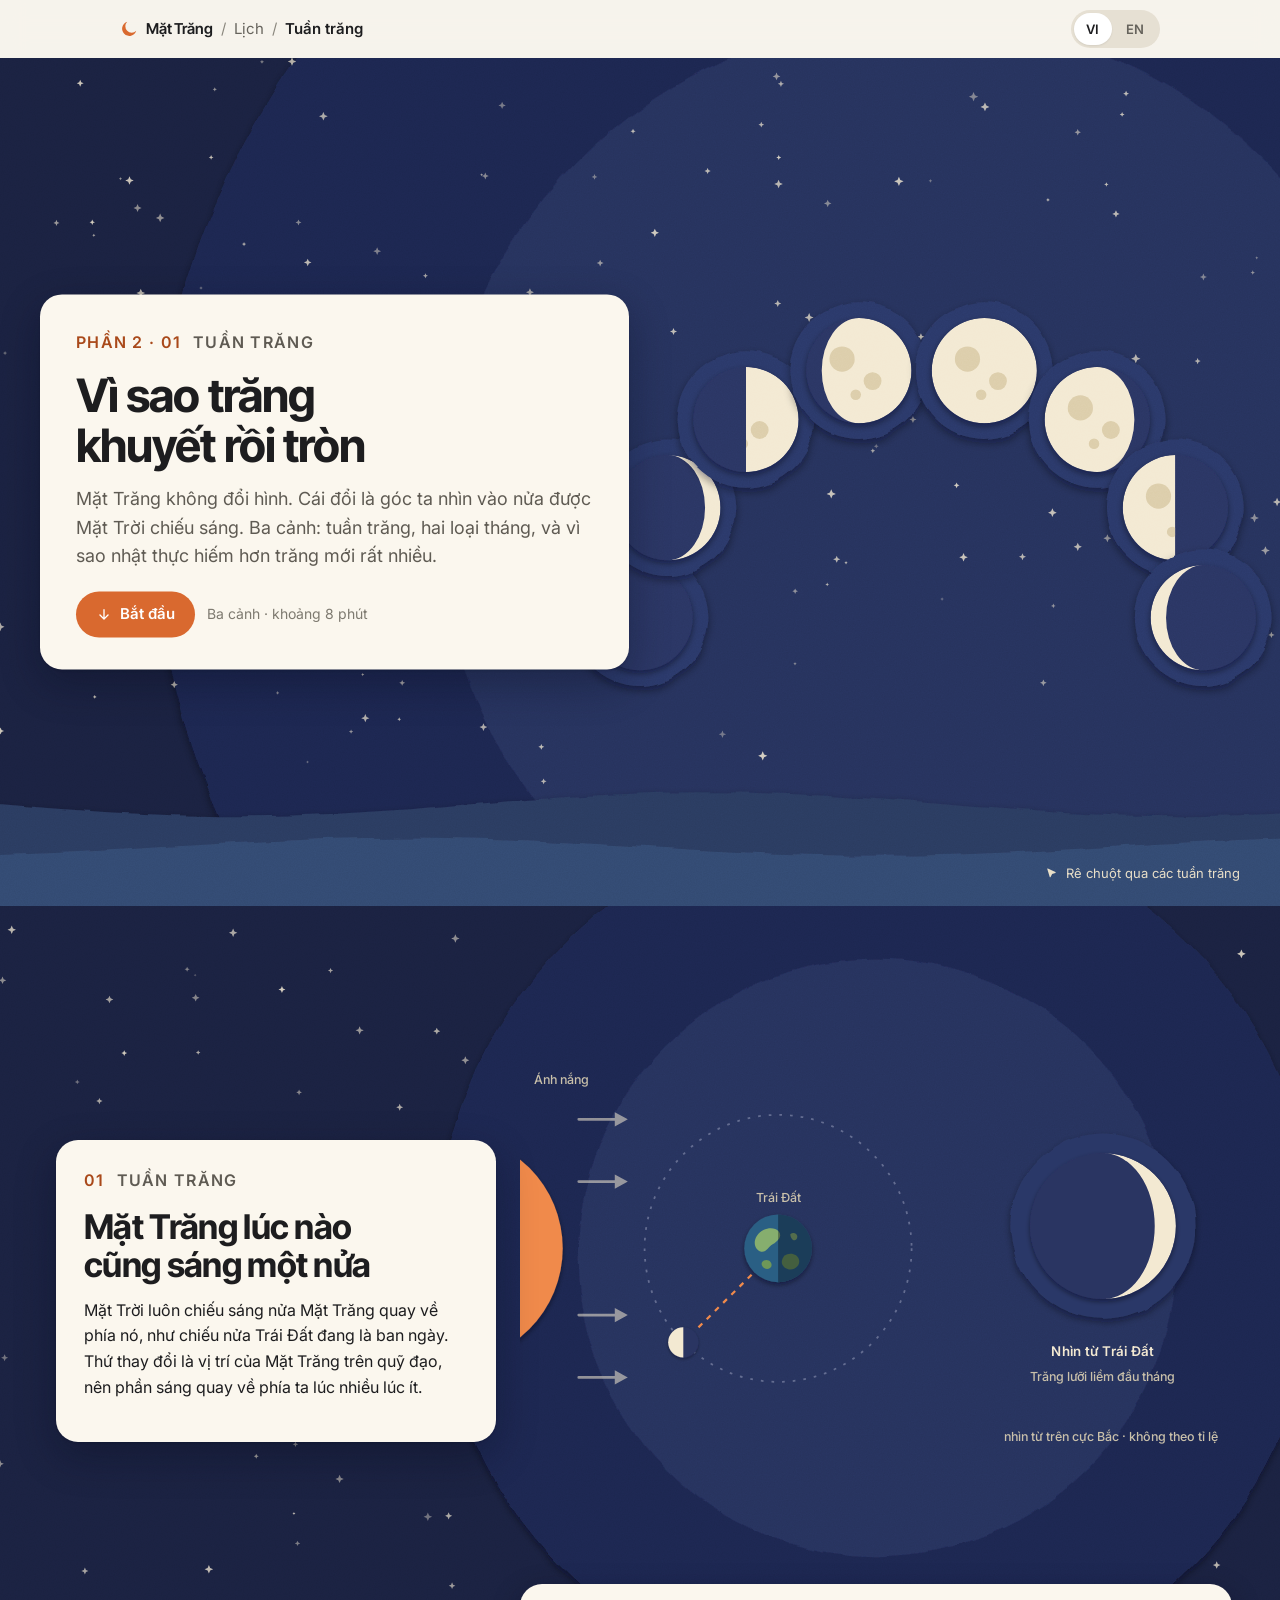
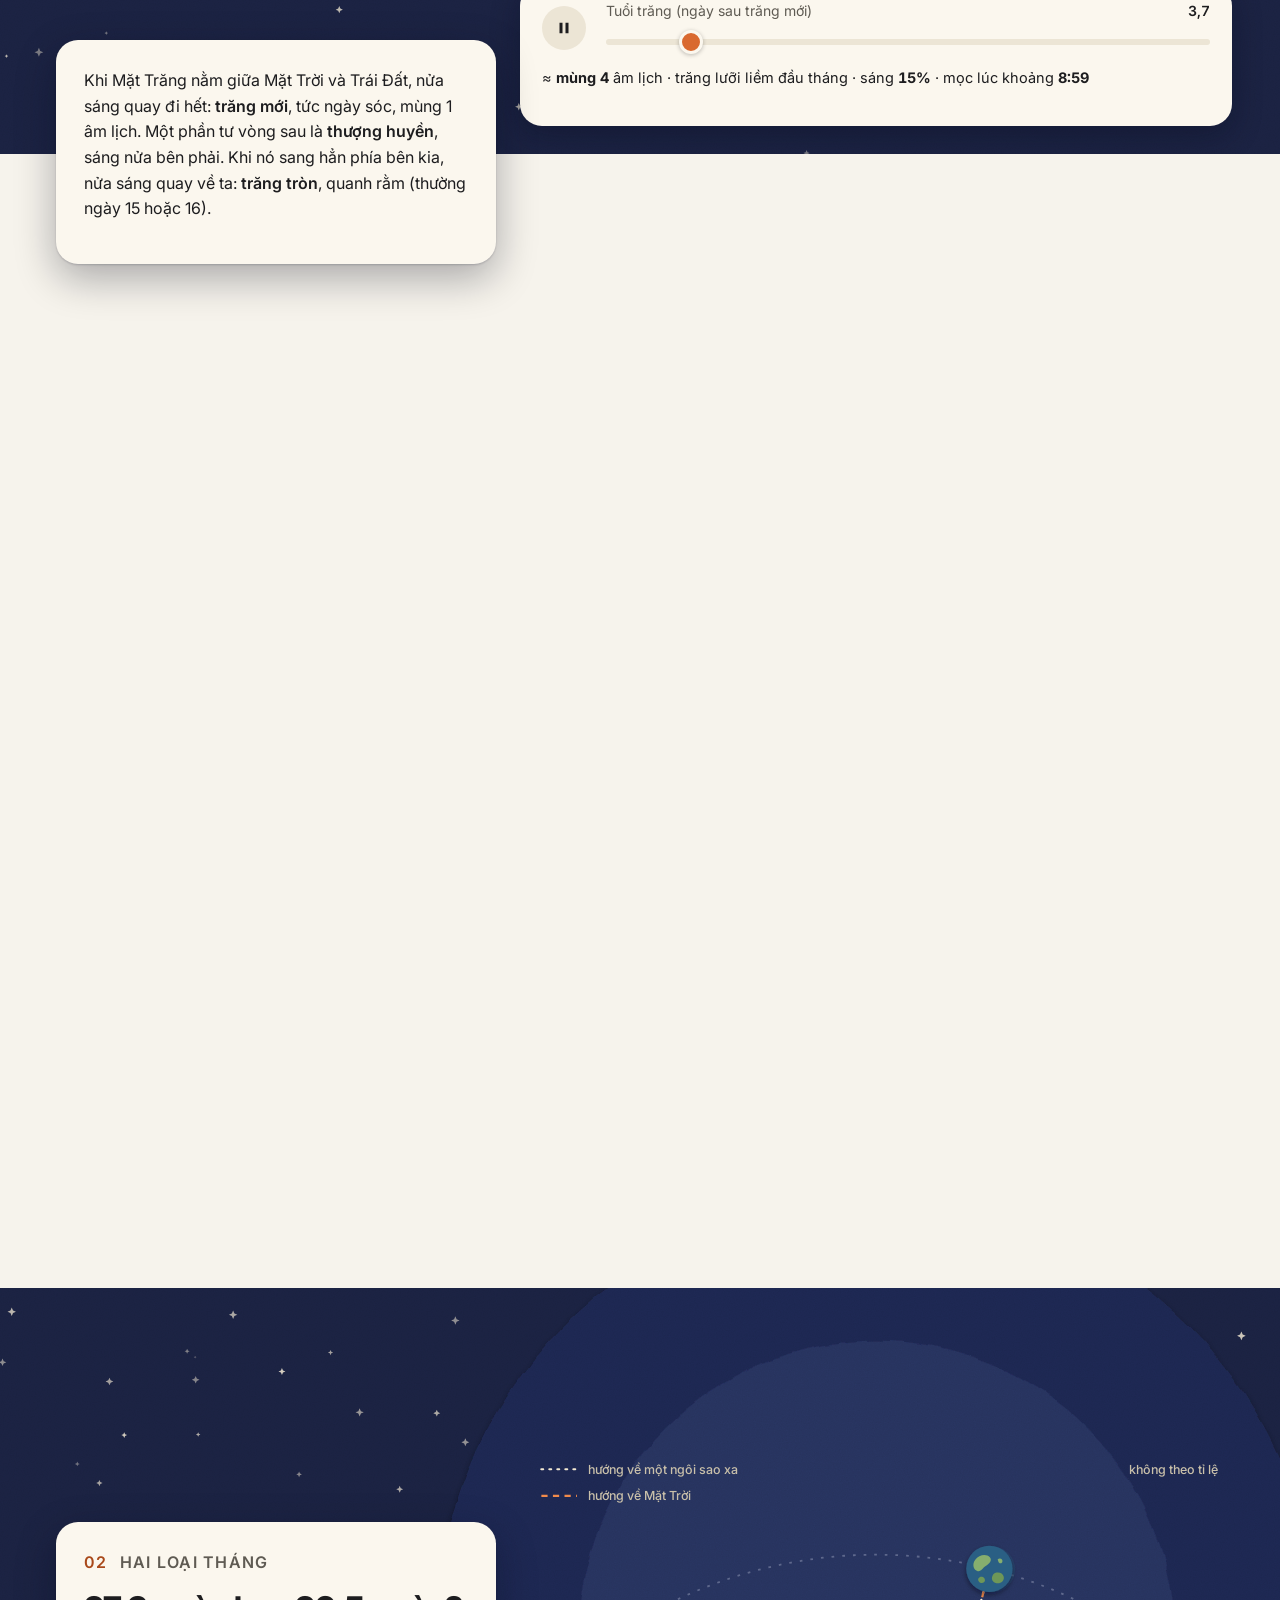
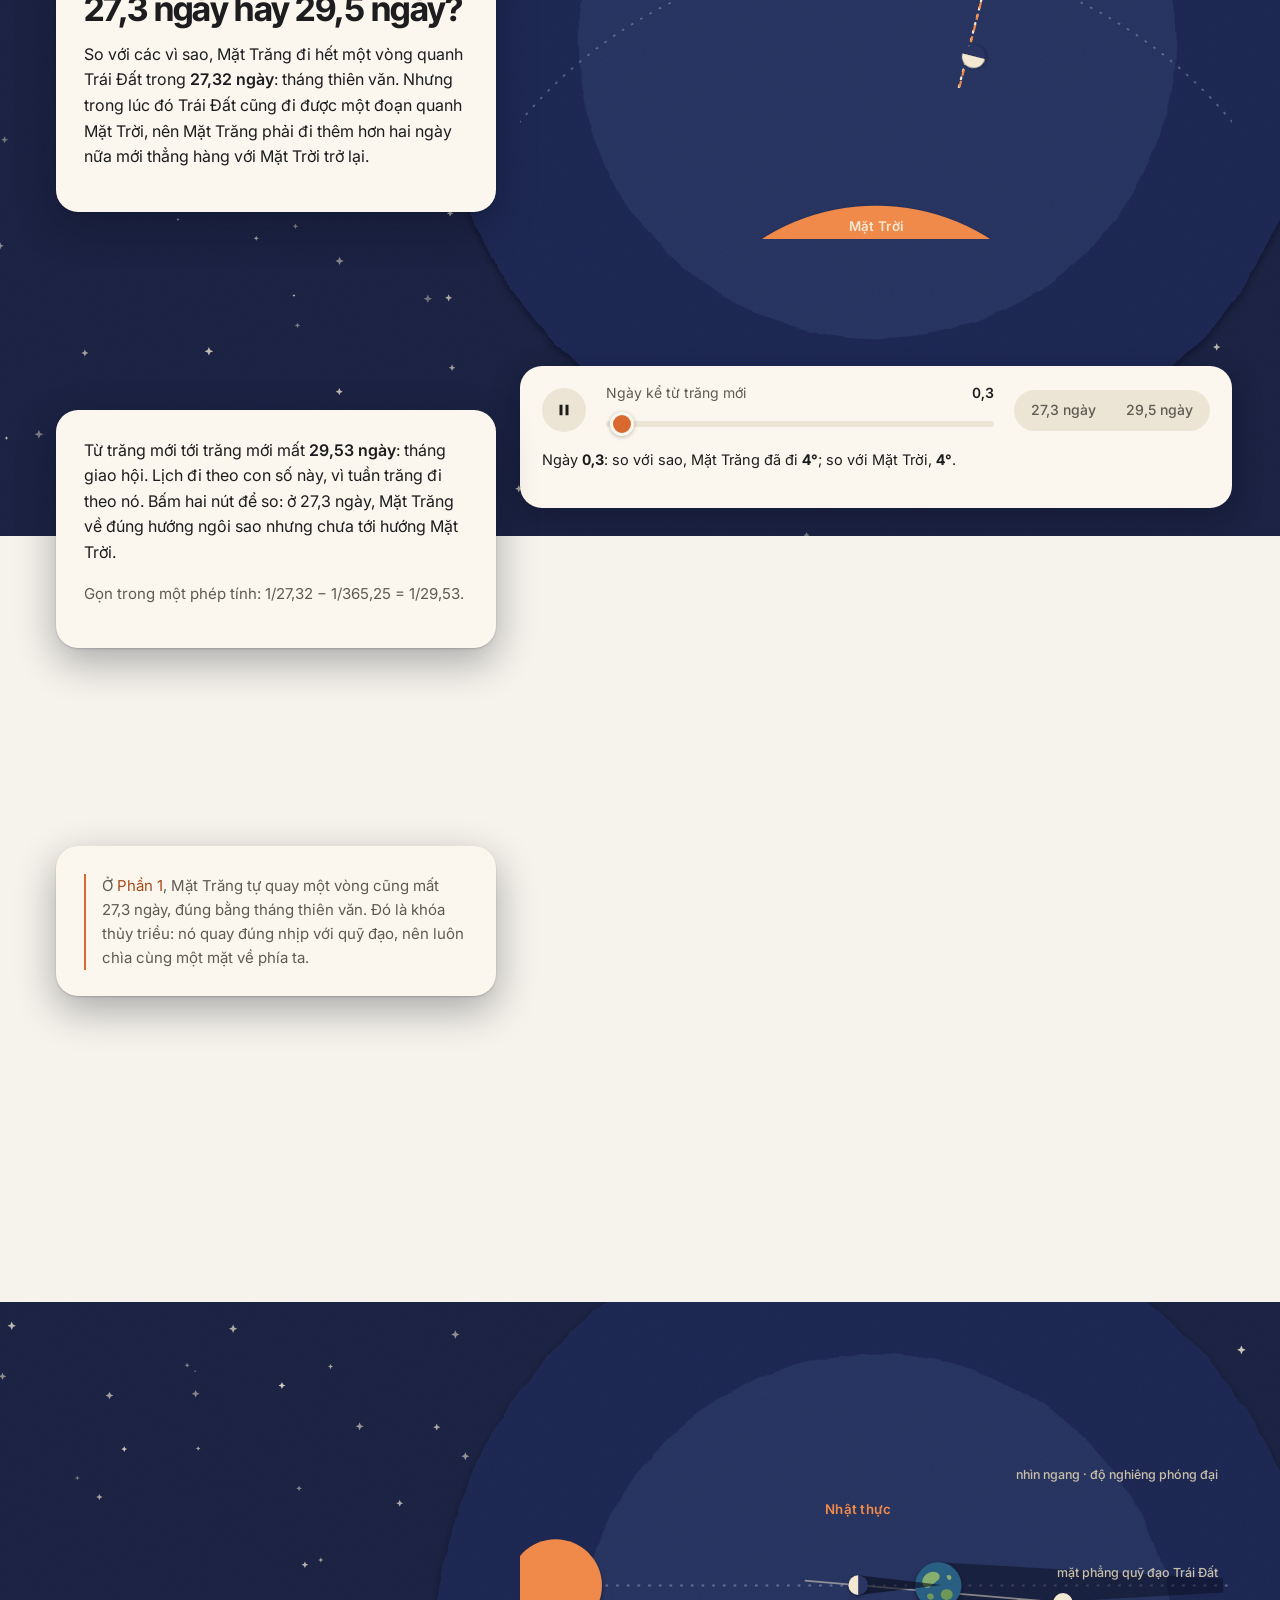
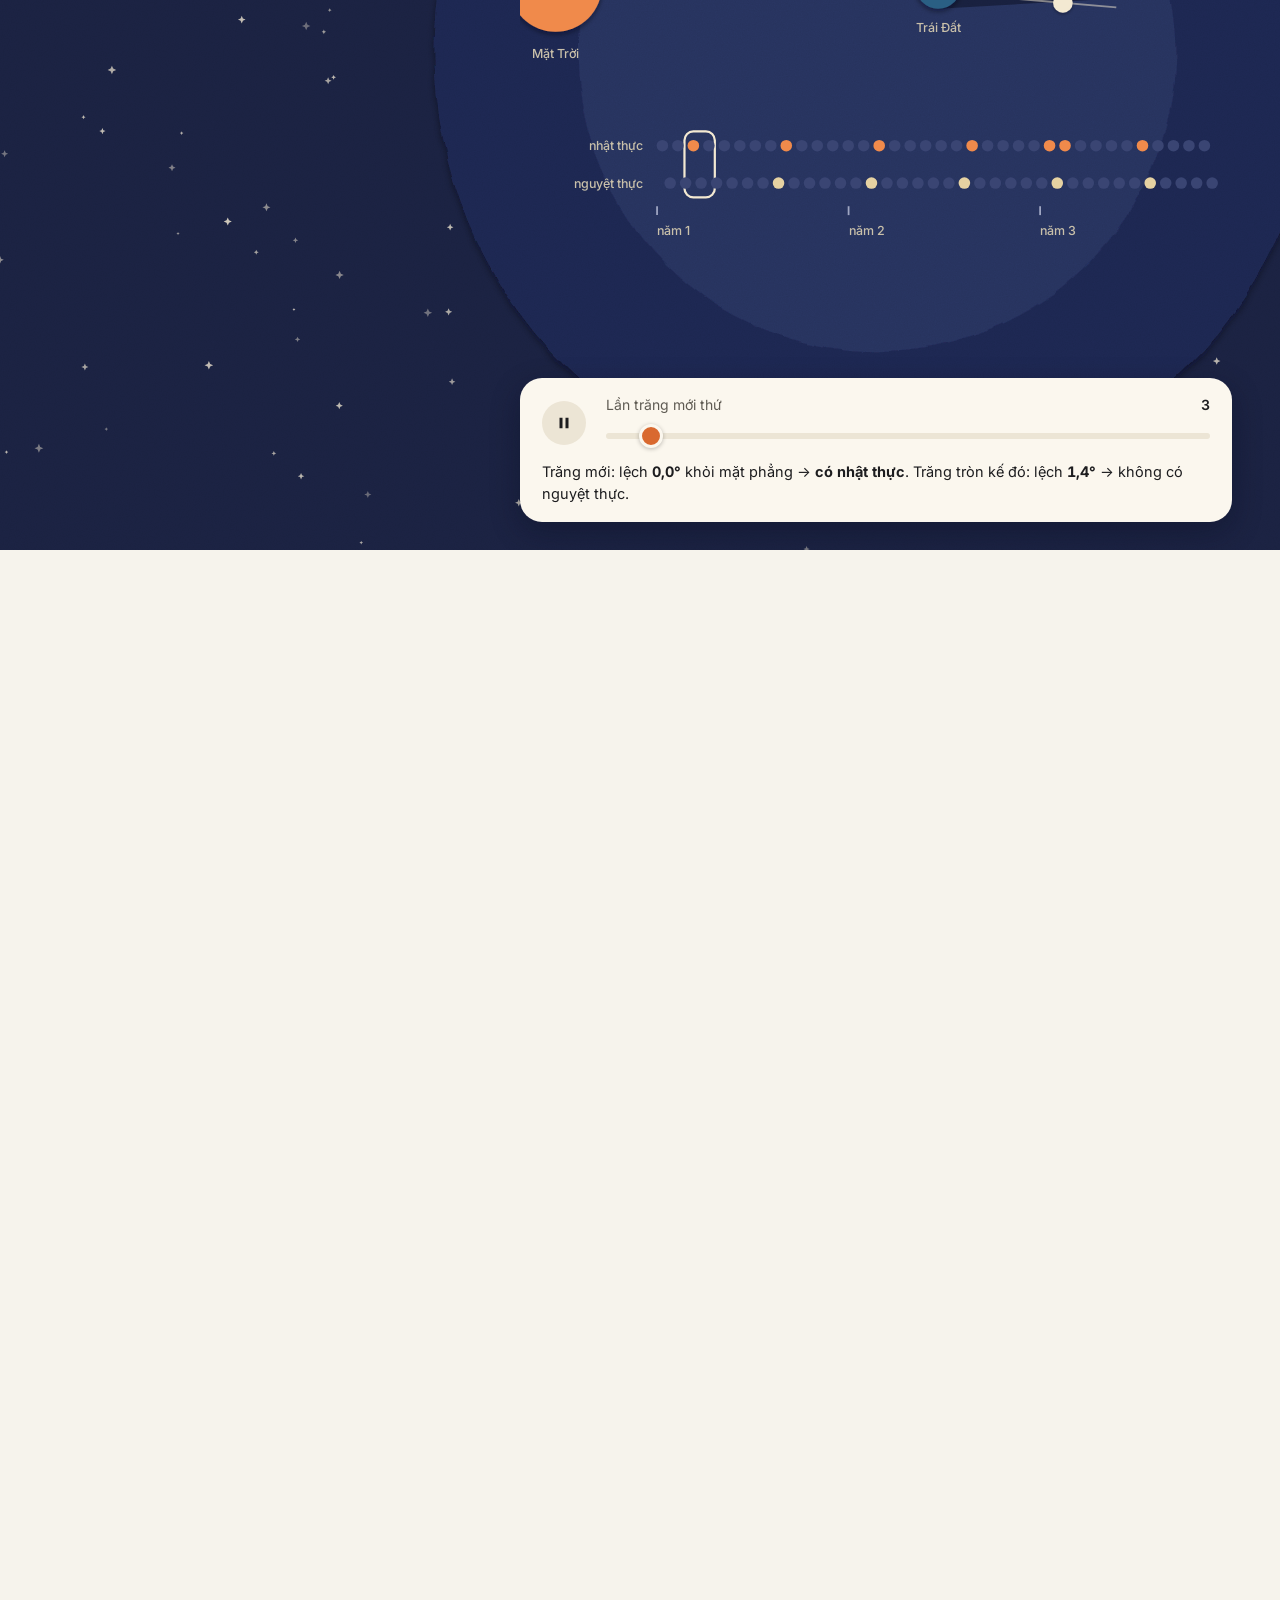
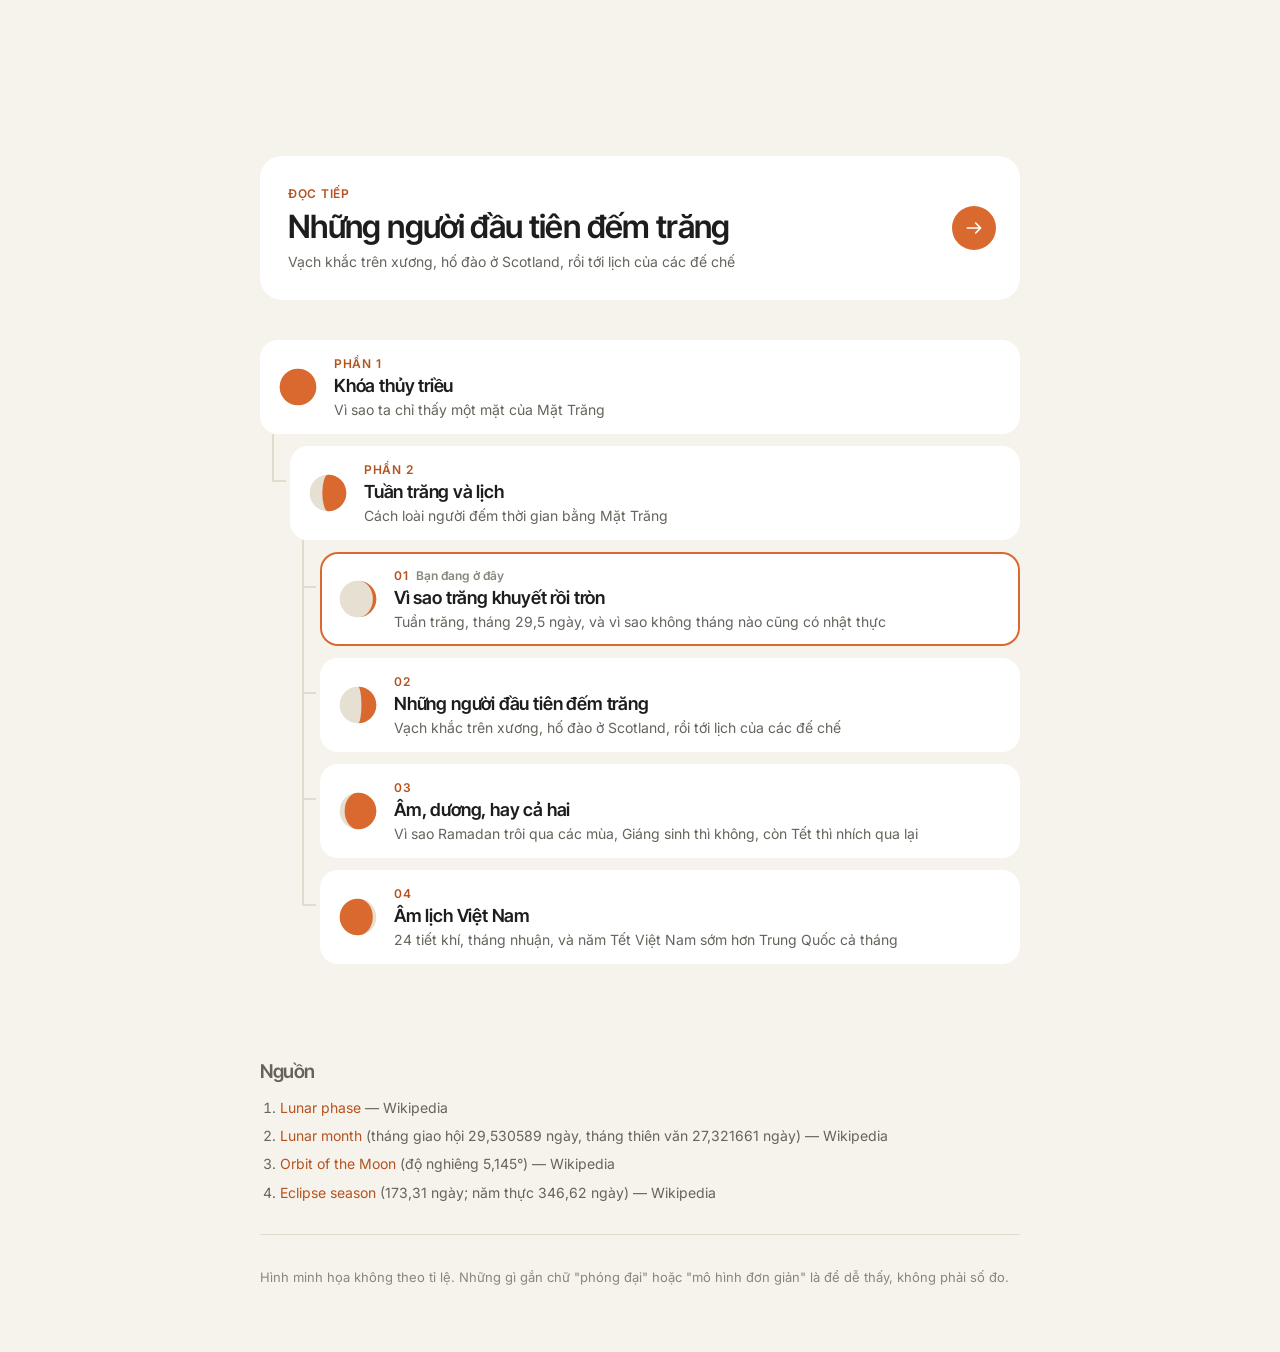
<file: mat-trang/lich/tuan-trang/index.html>
<!doctype html>
<html lang="vi" data-lang="vi">
<head>
<meta charset="utf-8">
<meta name="viewport" content="width=device-width, initial-scale=1, viewport-fit=cover">
<meta name="robots" content="noindex, nofollow">
<title>Vì sao trăng khuyết rồi tròn</title>
<meta name="description" content="Tuần trăng, tháng thiên văn 27,3 ngày và tháng giao hội 29,5 ngày, và vì sao không tháng nào cũng có nhật thực. Moon phases, the 27.3- and 29.5-day months, and why eclipses are not monthly.">
<link rel="preconnect" href="https://fonts.googleapis.com">
<link rel="preconnect" href="https://fonts.gstatic.com" crossorigin>
<link rel="stylesheet" href="https://fonts.googleapis.com/css2?family=Inter+Tight:wght@500;600;700&family=Inter:wght@400;500;600&display=swap">
<script>
  (function () {
    var l = 'vi';
    try {
      var q = new URLSearchParams(location.search).get('lang');
      l = (q === 'en' || q === 'vi') ? q : (localStorage.getItem('mt-lang') || 'vi');
    } catch (e) {}
    document.documentElement.dataset.lang = l;
    document.documentElement.lang = l;
  })();
</script>
<link rel="stylesheet" href="/mat-trang/giay.css">
</head>
<body>

<div class="bar">
  <div class="wide">
    <nav class="crumbs" aria-label="Đường dẫn / Breadcrumb">
      <a class="brand" href="/mat-trang/"><svg viewBox="0 0 24 24" aria-hidden="true"><path d="M21.6 14.4A9.6 9.6 0 1 1 9.6 2.4a7.6 7.6 0 0 0 12 12Z"/></svg>
        <span lang="vi">Mặt Trăng</span><span lang="en">The Moon</span></a>
      <span class="sep" aria-hidden="true">/</span>
      <a href="/mat-trang/lich/"><span lang="vi">Lịch</span><span lang="en">Calendars</span></a>
      <span class="sep last" aria-hidden="true">/</span>
      <span class="here"><span lang="vi">Tuần trăng</span><span lang="en">Phases</span></span>
    </nav>
    <div class="seg lang" role="group" aria-label="Ngôn ngữ / Language">
      <button type="button" data-l="vi" aria-pressed="true">VI</button>
      <button type="button" data-l="en" aria-pressed="false">EN</button>
    </div>
  </div>
</div>

<header class="hero act" id="top">
  <div class="stage">
    <div class="bg" id="hero" aria-hidden="true"></div>
    <div class="tcard seen">
      <p class="eyebrow"><span class="num" lang="vi">Phần 2 · 01</span><span class="num" lang="en">Part 2 · 01</span>
        <span lang="vi">Tuần trăng</span><span lang="en">Phases</span></p>
      <h1><span lang="vi">Vì sao trăng khuyết rồi tròn</span><span lang="en">Why the Moon waxes and wanes</span></h1>
      <p class="lede" lang="vi">Mặt Trăng không đổi hình. Cái đổi là góc ta nhìn vào nửa được Mặt Trời chiếu sáng. Ba cảnh: tuần trăng, hai loại tháng, và vì sao nhật thực hiếm hơn trăng mới rất nhiều.</p>
      <p class="lede" lang="en">The Moon does not change shape. What changes is the angle from which we see its sunlit half. Three scenes: the phases, two kinds of month, and why eclipses are far rarer than new moons.</p>
      <div class="cta">
        <a class="btn" href="#c1"><svg viewBox="0 0 24 24" aria-hidden="true"><path d="M12 4a1 1 0 0 1 1 1v11.6l4.3-4.3a1 1 0 1 1 1.4 1.4l-6 6a1 1 0 0 1-1.4 0l-6-6a1 1 0 1 1 1.4-1.4L11 16.6V5a1 1 0 0 1 1-1Z"/></svg>
          <span lang="vi">Bắt đầu</span><span lang="en">Start</span></a>
        <span class="meta" lang="vi">Ba cảnh · khoảng 8 phút</span><span class="meta" lang="en">Three scenes · about 8 minutes</span>
      </div>
    </div>
    <p class="hint"><svg viewBox="0 0 24 24" aria-hidden="true"><path d="M5.5 3.2a.8.8 0 0 1 1.1-.7l13 6.2a.8.8 0 0 1-.1 1.5l-5.6 1.7-2.6 5.4a.8.8 0 0 1-1.5-.1Z"/></svg>
      <span lang="vi">Rê chuột qua các tuần trăng</span><span lang="en">Move your pointer across the phases</span></p>
  </div>
</header>

<main>

<!-- ============ 1 ============ -->
<section class="ch" id="c1">
  <div class="act">
    <div class="stage">
      <div class="bg" aria-hidden="true"></div>
      <div class="vis"><div class="fit">
        <figure class="scene" id="s1" data-bg="stage" style="--ar: 16 / 9"></figure>
      </div></div>
      <div class="dock">
        <div class="controls">
          <button class="icon-btn" type="button" data-play="s1"></button>
          <label class="range"><span class="lbl"><span><span lang="vi">Tuổi trăng (ngày sau trăng mới)</span><span lang="en">Moon's age (days since new moon)</span></span><b id="s1av"></b></span>
            <input type="range" id="s1a" min="0" max="29.5" step="0.1" value="3.5"></label>
        </div>
        <p class="readout" id="s1t" aria-live="polite"></p>
      </div>
    </div>
    <div class="story">
      <div class="tcard">
        <p class="eyebrow"><span class="num">01</span><span lang="vi">Tuần trăng</span><span lang="en">Phases</span></p>
        <h2><span lang="vi">Mặt Trăng lúc nào cũng sáng một nửa</span><span lang="en">Half the Moon is always lit</span></h2>
        <p lang="vi">Mặt Trời luôn chiếu sáng nửa Mặt Trăng quay về phía nó, như chiếu nửa Trái Đất đang là ban ngày. Thứ thay đổi là vị trí của Mặt Trăng trên quỹ đạo, nên phần sáng quay về phía ta lúc nhiều lúc ít.</p>
        <p lang="en">The Sun always lights the half of the Moon that faces it, just as it lights the daytime half of the Earth. What changes is where the Moon sits on its orbit, so more or less of the lit half faces us.</p>
      </div>
      <div class="tcard">
        <p lang="vi">Khi Mặt Trăng nằm giữa Mặt Trời và Trái Đất, nửa sáng quay đi hết: <strong>trăng mới</strong>, tức ngày sóc, mùng 1 âm lịch. Một phần tư vòng sau là <strong>thượng huyền</strong>, sáng nửa bên phải. Khi nó sang hẳn phía bên kia, nửa sáng quay về ta: <strong>trăng tròn</strong>, quanh rằm (thường ngày 15 hoặc 16).</p>
        <p lang="en">When the Moon is between the Sun and the Earth, its lit half faces away: a <strong>new moon</strong>, the first day of the lunar month. A quarter turn later comes the <strong>first quarter</strong>, lit on the right. When it reaches the far side, the lit half faces us: a <strong>full moon</strong>, around day 15 or 16.</p>
      </div>
      <div class="tcard">
        <p lang="vi">Mỗi ngày Mặt Trăng đi thêm chừng 12° so với hướng Mặt Trời, nên nó mọc muộn hơn hôm trước trung bình khoảng 50 phút. Trăng tròn mọc lúc hoàng hôn; trăng thượng huyền mọc khoảng giữa trưa.</p>
        <p lang="en">Each day the Moon moves about 12° farther from the Sun's direction, so it rises about 50 minutes later than the day before, on average. A full moon rises at sunset; a first-quarter moon rises around noon.</p>
      </div>
      <div class="tcard">
        <p class="note" lang="vi">Bóng Trái Đất không tạo ra tuần trăng. Bóng đó chỉ phủ lên Mặt Trăng khi có nguyệt thực, và lúc ấy trăng luôn đang tròn. Hình vẽ cho người ở Bắc bán cầu; ở Nam bán cầu, trăng khuyết lật ngược.</p>
        <p class="note" lang="en">The Earth's shadow does not cause the phases. It only falls on the Moon during a lunar eclipse, and the Moon is always full then. Drawn for the northern hemisphere; south of the equator the crescent is flipped.</p>
      </div>
    </div>
  </div>
</section>

<!-- ============ 2 ============ -->
<section class="ch" id="c2">
  <div class="act">
    <div class="stage">
      <div class="bg" aria-hidden="true"></div>
      <div class="vis"><div class="fit">
        <figure class="scene" id="s2" data-bg="stage" style="--ar: 16 / 9"></figure>
      </div></div>
      <div class="dock">
        <div class="controls">
          <button class="icon-btn" type="button" data-play="s2"></button>
          <label class="range"><span class="lbl"><span><span lang="vi">Ngày kể từ trăng mới</span><span lang="en">Days since new moon</span></span><b id="s2tv"></b></span>
            <input type="range" id="s2t" min="0" max="30" step="0.05" value="0"></label>
          <div class="seg" id="s2j" role="group">
            <button type="button" data-v="27.321661" aria-pressed="false"><span lang="vi">27,3 ngày</span><span lang="en">27.3 days</span></button>
            <button type="button" data-v="29.530589" aria-pressed="false"><span lang="vi">29,5 ngày</span><span lang="en">29.5 days</span></button>
          </div>
        </div>
        <p class="readout" id="s2r" aria-live="polite"></p>
      </div>
    </div>
    <div class="story">
      <div class="tcard">
        <p class="eyebrow"><span class="num">02</span><span lang="vi">Hai loại tháng</span><span lang="en">Two kinds of month</span></p>
        <h2><span lang="vi">27,3 ngày hay 29,5 ngày?</span><span lang="en">27.3 days or 29.5 days?</span></h2>
        <p lang="vi">So với các vì sao, Mặt Trăng đi hết một vòng quanh Trái Đất trong <strong>27,32 ngày</strong>: tháng thiên văn. Nhưng trong lúc đó Trái Đất cũng đi được một đoạn quanh Mặt Trời, nên Mặt Trăng phải đi thêm hơn hai ngày nữa mới thẳng hàng với Mặt Trời trở lại.</p>
        <p lang="en">Measured against the stars, the Moon goes once around the Earth in <strong>27.32 days</strong>: the sidereal month. But meanwhile the Earth has moved along its own orbit, so the Moon needs a little over two more days to line up with the Sun again.</p>
      </div>
      <div class="tcard">
        <p lang="vi">Từ trăng mới tới trăng mới mất <strong>29,53 ngày</strong>: tháng giao hội. Lịch đi theo con số này, vì tuần trăng đi theo nó. Bấm hai nút để so: ở 27,3 ngày, Mặt Trăng về đúng hướng ngôi sao nhưng chưa tới hướng Mặt Trời.</p>
        <p lang="en">New moon to new moon takes <strong>29.53 days</strong>: the synodic month. Calendars follow this number because the phases do. Tap the two buttons to compare: at 27.3 days the Moon is back in line with the star but not yet with the Sun.</p>
        <p class="muted" lang="vi">Gọn trong một phép tính: 1/27,32 − 1/365,25 = 1/29,53.</p>
        <p class="muted" lang="en">In one line: 1/27.32 − 1/365.25 = 1/29.53.</p>
      </div>
      <div class="tcard">
        <p class="note" lang="vi">Ở <a href="/mat-trang/#c2">Phần 1</a>, Mặt Trăng tự quay một vòng cũng mất 27,3 ngày, đúng bằng tháng thiên văn. Đó là khóa thủy triều: nó quay đúng nhịp với quỹ đạo, nên luôn chìa cùng một mặt về phía ta.</p>
        <p class="note" lang="en">In <a href="/mat-trang/#c2">Part 1</a>, the Moon also takes 27.3 days to spin once, exactly one sidereal month. That is tidal locking: its spin keeps pace with its orbit, so it always shows us the same face.</p>
      </div>
    </div>
  </div>
</section>

<!-- ============ 3 ============ -->
<section class="ch" id="c3">
  <div class="act">
    <div class="stage">
      <div class="bg" aria-hidden="true"></div>
      <div class="vis"><div class="fit">
        <figure class="scene" id="s3" data-bg="stage" style="--ar: 16 / 9"></figure>
      </div></div>
      <div class="dock">
        <div class="controls">
          <button class="icon-btn" type="button" data-play="s3"></button>
          <label class="range"><span class="lbl"><span><span lang="vi">Lần trăng mới thứ</span><span lang="en">New moon number</span></span><b id="s3nv"></b></span>
            <input type="range" id="s3n" min="0" max="35" step="1" value="2"></label>
        </div>
        <p class="readout" id="s3r" aria-live="polite"></p>
      </div>
    </div>
    <div class="story">
      <div class="tcard">
        <p class="eyebrow"><span class="num">03</span><span lang="vi">Nhật thực, nguyệt thực</span><span lang="en">Eclipses</span></p>
        <h2><span lang="vi">Vì sao không tháng nào cũng có nhật thực</span><span lang="en">Why there is not an eclipse every month</span></h2>
        <p lang="vi">Quỹ đạo Mặt Trăng nghiêng khoảng <strong>5,1°</strong> so với mặt phẳng Trái Đất đi quanh Mặt Trời. Phần lớn các lần trăng mới, Mặt Trăng lướt qua phía trên hoặc phía dưới, và bóng của nó trượt khỏi Trái Đất.</p>
        <p lang="en">The Moon's orbit is tilted about <strong>5.1°</strong> to the plane of the Earth's orbit around the Sun. At most new moons the Moon passes above or below, and its shadow misses the Earth.</p>
      </div>
      <div class="tcard">
        <p lang="vi">Nhật thực chỉ xảy ra khi trăng mới rơi gần một trong hai điểm giao giữa hai mặt phẳng. Cứ khoảng <strong>173 ngày</strong> Mặt Trời lại đi qua gần một điểm giao: đó là một mùa thực, có ít nhất một nhật thực và một nguyệt thực, có khi ba lần thực.</p>
        <p lang="en">A solar eclipse only happens when a new moon falls near one of the two points where the planes cross. About every <strong>173 days</strong> the Sun passes near one of those points: an eclipse season, with at least one solar and one lunar eclipse, sometimes three eclipses in all.</p>
      </div>
      <div class="tcard">
        <p lang="vi">Đường nối hai điểm giao cũng xoay chậm, nên hai mùa thực cách nhau 173,3 ngày chứ không phải nửa năm, và một "năm thực" chỉ dài 346,6 ngày. Bấm chạy để xem các chấm cam dồn dần về phía đầu năm.</p>
        <p lang="en">The line joining the two crossing points also turns slowly, so eclipse seasons come 173.3 days apart rather than half a year, and an "eclipse year" lasts only 346.6 days. Press play and watch the orange dots creep earlier each year.</p>
      </div>
      <div class="tcard">
        <p class="note" lang="vi">Hình phóng đại độ nghiêng và dùng ngưỡng gần đúng (1,5° cho nhật thực, 1° cho nguyệt thực). Đây là mô hình đơn giản, không phải lịch nhật thực thật.</p>
        <p class="note" lang="en">The tilt is exaggerated and the thresholds are rough (1.5° for a solar eclipse, 1° for a lunar one). This is a simple model, not a real eclipse table.</p>
      </div>
    </div>
  </div>
</section>

<section class="branch wrap">
  <div data-next="tuan-trang"></div>
  <div data-tree="tuan-trang"></div>
</section>

<section class="sources wrap" id="nguon">
  <h3><span lang="vi">Nguồn</span><span lang="en">Sources</span></h3>
  <ol>
    <li><a href="https://en.wikipedia.org/wiki/Lunar_phase">Lunar phase</a> — Wikipedia</li>
    <li><a href="https://en.wikipedia.org/wiki/Lunar_month">Lunar month</a> (tháng giao hội 29,530589 ngày, tháng thiên văn 27,321661 ngày) — Wikipedia</li>
    <li><a href="https://en.wikipedia.org/wiki/Orbit_of_the_Moon">Orbit of the Moon</a> (độ nghiêng 5,145°) — Wikipedia</li>
    <li><a href="https://en.wikipedia.org/wiki/Eclipse_season">Eclipse season</a> (173,31 ngày; năm thực 346,62 ngày) — Wikipedia</li>
  </ol>
</section>

</main>

<footer class="wrap">
  <span lang="vi">Hình minh họa không theo tỉ lệ. Những gì gắn chữ "phóng đại" hoặc "mô hình đơn giản" là để dễ thấy, không phải số đo.</span>
  <span lang="en">Illustrations are not to scale. Anything marked "exaggerated" or "simple model" is there for clarity, not as a measurement.</span>
</footer>

<script src="/mat-trang/giay.js"></script>
<script>
(function () {
  'use strict';
  var M = window.MT, $ = M.$, D = M.D, T = M.T, hooks = M.hooks, fmt = M.fmt, clamp = M.clamp, C = M.C,
    night = M.night, svgEl = M.svgEl, earth = M.earth, txt = M.txt, say = M.say, loop = M.loop, playing = M.playing, SYN = M.SYN;
  var LIT = function (r) { return '<circle r="' + r + '" fill="#2B3462"/><path d="M0,' + -r + 'A' + r + ',' + r + ' 0 0 0 0,' + r + 'Z" fill="' + C.cream + '"/>'; };

  // ================= HERO =================
  // Tám tuần trăng xếp thành vòng cung; trăng gần con trỏ nhất phóng to lên.
  (function () {
    var head = $('#top'), bg = $('#hero'), P = [], aim = null, sc = [1, 1, 1, 1, 1, 1, 1, 1];
    var s = M.backdrop(bg, function (W, H, land) {
      var cx = land ? W * .72 : W * .5, cy = land ? H * .66 : H * .42, A = land ? Math.min(W * .22, H * .42) : W * .38;
      var r = land ? Math.min(W, H) * .062 : W * .058, out = '';
      P = [];
      for (var i = 0; i < 8; i++) {
        var a = Math.PI * (1 - i / 7), x = cx + A * Math.cos(a), y = cy - A * Math.sin(a) * (land ? .9 : 1);
        P.push({ x: x, y: y });
        out += '<g class="hp" transform="translate(' + x.toFixed(1) + ',' + y.toFixed(1) + ')"><g filter="url(#cut)"><circle r="' + (r * 1.3).toFixed(1) + '" fill="' + C.n4 + '"/></g>' +
          '<g filter="url(#pc)">' + M.moonDisc(i / 8, r, 'h' + i) + '</g></g>';
      }
      var hill = '';
      [[H * .88, 12, 0, '#2A3A5E'], [H * .93, 9, 2, '#33496F']].forEach(function (h) {
        var d = 'M-20,' + (H + 20);
        for (var x = -20; x <= W + 20; x += 24) d += 'L' + x + ',' + (h[0] + Math.sin(x / 150 + h[2]) * h[1]).toFixed(1);
        hill += '<path d="' + d + 'L' + (W + 20) + ',' + (H + 20) + 'Z" fill="' + h[3] + '"/>';
      });
      return M.skyAt(W, H, cx, cy - A * .4, 21, H * .88) + out + '<g filter="url(#cut)">' + hill + '</g>';
    });
    function draw(dt) {
      var g = s.querySelectorAll('.hp'), r = bg.getBoundingClientRect(), vb = s.viewBox.baseVal;
      for (var i = 0; i < g.length; i++) {
        var want = 1;
        if (aim) { var dx = aim.x * vb.width - P[i].x, dy = aim.y * vb.height - P[i].y; want = 1 + .35 * Math.exp(-(dx * dx + dy * dy) / (vb.width * vb.width * .006)); }
        sc[i] += (want - sc[i]) * (1 - Math.pow(.001, dt));
        g[i].setAttribute('transform', 'translate(' + P[i].x.toFixed(1) + ',' + P[i].y.toFixed(1) + ') scale(' + sc[i].toFixed(3) + ')');
      }
    }
    head.addEventListener('pointermove', function (e) { var r = bg.getBoundingClientRect(); aim = { x: (e.clientX - r.left) / r.width, y: (e.clientY - r.top) / r.height }; });
    head.addEventListener('pointerleave', function () { aim = null; });
    if (M.reduce) return;
    loop(head, draw);
  })();

  // ================= 1. Tuần trăng =================
  (function () {
    var fig = $('#s1');
    svgEl(fig, '0 0 800 450').innerHTML = night(800, 450, 3);
    var s = svgEl(fig, '0 0 800 450');
    var EX = 290, EY = 215, OR = 150, ER = 38, MR = 17, rays = '';
    [70, 140, 290, 360].forEach(function (y) { rays += M.arrow(66, y, 118, y, 10); });
    s.innerHTML =
      '<g filter="url(#pc)"><circle cx="-80" cy="' + EY + '" r="128" fill="' + C.orange + '"/></g>' +
      '<path d="' + rays + '" stroke="' + C.cream + '" stroke-width="3" fill="' + C.cream + '" opacity=".55" stroke-linecap="round"/>' +
      '<circle cx="' + EX + '" cy="' + EY + '" r="' + OR + '" fill="none" stroke="' + C.grey + '" stroke-opacity=".5" stroke-width="2" stroke-dasharray="3 9"/>' +
      '<g filter="url(#pc)">' + earth(EX, EY, ER) + '</g>' +
      '<path d="M' + EX + ',' + (EY - ER) + 'A' + ER + ',' + ER + ' 0 0 1 ' + EX + ',' + (EY + ER) + 'Z" fill="#070A1A" opacity=".4"/>' +
      '<path id="s1l" stroke="' + C.orange + '" stroke-width="2.5" stroke-dasharray="6 7" fill="none"/>' +
      '<g id="s1m" filter="url(#pcs)">' + LIT(MR) + '</g>' +
      '<g transform="translate(655,190)"><g filter="url(#cut)"><circle r="104" fill="' + C.n4 + '"/></g><g filter="url(#pc)">' + M.moonDisc(.1, 82, 's1d') + '</g></g>' +
      txt(655, 336, 'lbl', 'middle', 's1il') + txt(655, 364, 'sm', 'middle', 's1iv') +
      txt(EX, EY - ER - 14, 'sm', 'middle', 's1el') + txt(16, 30, 'sm', 'start', 's1sun') + txt(784, 432, 'sm', 'end', 's1sc');
    say(s, { s1il: ['Nhìn từ Trái Đất', 'Seen from Earth'], s1el: ['Trái Đất', 'Earth'], s1sun: ['Ánh nắng', 'Sunlight'], s1sc: ['nhìn từ trên cực Bắc · không theo tỉ lệ', 'seen from above the North Pole · not to scale'] });
    var moon = $('#s1m', s), line = $('#s1l', s), dp = $('#s1dp', s), iv = $('#s1iv', s), sl = $('#s1a'), out = $('#s1t'), av = $('#s1av');
    var age = +sl.value;
    function upd() {
      var e = 2 * Math.PI * age / SYN, mx = EX - OR * Math.cos(e), my = EY + OR * Math.sin(e);
      moon.setAttribute('transform', 'translate(' + mx.toFixed(1) + ',' + my.toFixed(1) + ')');
      var ux = (mx - EX) / OR, uy = (my - EY) / OR;
      line.setAttribute('d', 'M' + (EX + ux * (ER + 4)).toFixed(1) + ',' + (EY + uy * (ER + 4)).toFixed(1) + 'L' + (mx - ux * (MR + 5)).toFixed(1) + ',' + (my - uy * (MR + 5)).toFixed(1));
      dp.setAttribute('d', M.phase(age / SYN, 82));
      var name = M.phaseName(age), lit = Math.round((1 - Math.cos(e)) / 2 * 100);
      iv.textContent = name;
      var rise = (6 * 60 + age * 48.8) % 1440, hh = Math.floor(rise / 60), mi = Math.floor(rise % 60);
      av.textContent = fmt(age, 1);
      out.innerHTML = T('≈ <b>' + M.lunarDay(Math.floor(age) + 1) + '</b> âm lịch · ' + name.toLowerCase() + ' · sáng <b>' + lit + '%</b> · mọc lúc khoảng <b>' + hh + ':' + String(mi).padStart(2, '0') + '</b>',
        '≈ lunar <b>' + M.lunarDay(Math.floor(age) + 1) + '</b> · ' + name.toLowerCase() + ' · <b>' + lit + '%</b> lit · rises around <b>' + hh + ':' + String(mi).padStart(2, '0') + '</b>');
    }
    sl.addEventListener('input', function () { age = +sl.value; upd(); });
    hooks.push(upd); upd();
    loop(fig, function (dt) {
      if (!playing.s1) return;
      age = (age + dt * 2.4) % 29.5; sl.value = age; upd();
    });
  })();

  // ================= 2. Hai loại tháng =================
  (function () {
    var fig = $('#s2');
    svgEl(fig, '0 0 800 450').innerHTML = night(800, 450, 7);
    var s = svgEl(fig, '0 0 800 450');
    var SX = 400, SY = 650, RO = 520, MO = 100, ER = 26, MR = 13, TS = 27.321661, TY = 365.25, th0 = 14.5 * D;
    function E(t) { var th = th0 - 2 * Math.PI * t / TY; return { x: SX + RO * Math.sin(th), y: SY - RO * Math.cos(th) }; }
    var e0 = E(0), a0 = Math.atan2(SY - e0.y, SX - e0.x);
    function Mo(t) { var e = E(t), a = a0 - 2 * Math.PI * t / TS; return { x: e.x + MO * Math.cos(a), y: e.y + MO * Math.sin(a) }; }
    s.innerHTML =
      '<circle cx="' + SX + '" cy="' + SY + '" r="' + RO + '" fill="none" stroke="' + C.grey + '" stroke-opacity=".45" stroke-width="2" stroke-dasharray="3 9"/>' +
      '<g filter="url(#pc)"><circle cx="' + SX + '" cy="' + SY + '" r="238" fill="' + C.orange + '"/></g>' +
      '<g opacity=".35">' + earth(e0.x, e0.y, ER) + '</g>' +
      '<path id="s2tr" fill="none" stroke="' + C.cream + '" stroke-opacity=".45" stroke-width="2"/>' +
      '<path id="s2st" stroke="' + C.cream + '" stroke-width="2.5" stroke-dasharray="2 7" stroke-linecap="round" fill="none"/>' +
      '<path id="s2sn" stroke="' + C.orange + '" stroke-width="2.5" stroke-dasharray="7 6" fill="none"/>' +
      '<g id="s2e" filter="url(#pc)">' + earth(0, 0, ER) + '</g>' +
      '<g id="s2m" filter="url(#pcs)">' + LIT(MR) + '</g>' +
      '<path d="M24,34L64,34" stroke="' + C.cream + '" stroke-width="2.5" stroke-dasharray="2 7" stroke-linecap="round"/>' + txt(76, 39, 'sm', 'start', 's2l1') +
      '<path d="M24,64L64,64" stroke="' + C.orange + '" stroke-width="2.5" stroke-dasharray="7 6"/>' + txt(76, 69, 'sm', 'start', 's2l2') +
      txt(SX, 440, 'lbl', 'middle', 's2sun') + txt(784, 39, 'sm', 'end', 's2sc');
    say(s, { s2l1: ['hướng về một ngôi sao xa', 'towards a distant star'], s2l2: ['hướng về Mặt Trời', 'towards the Sun'], s2sun: ['Mặt Trời', 'Sun'], s2sc: ['không theo tỉ lệ', 'not to scale'] });
    var eg = $('#s2e', s), mg = $('#s2m', s), tr = $('#s2tr', s), st = $('#s2st', s), sn = $('#s2sn', s);
    var sl = $('#s2t'), out = $('#s2r'), tv = $('#s2tv'), t = 0, hold = 0;
    function upd() {
      var e = E(t), m = Mo(t), d = '', k;
      for (k = 0; k <= t; k += .2) { var p = Mo(k); d += (k ? 'L' : 'M') + p.x.toFixed(1) + ',' + p.y.toFixed(1); }
      tr.setAttribute('d', d + 'L' + m.x.toFixed(1) + ',' + m.y.toFixed(1));
      eg.setAttribute('transform', 'translate(' + e.x.toFixed(1) + ',' + e.y.toFixed(1) + ')');
      var bs = Math.atan2(SY - e.y, SX - e.x);
      mg.setAttribute('transform', 'translate(' + m.x.toFixed(1) + ',' + m.y.toFixed(1) + ') rotate(' + (bs / D - 180).toFixed(1) + ')');
      var L = MO + 40;
      st.setAttribute('d', 'M' + e.x.toFixed(1) + ',' + e.y.toFixed(1) + 'L' + (e.x + L * Math.cos(a0)).toFixed(1) + ',' + (e.y + L * Math.sin(a0)).toFixed(1));
      sn.setAttribute('d', 'M' + e.x.toFixed(1) + ',' + e.y.toFixed(1) + 'L' + (e.x + L * Math.cos(bs)).toFixed(1) + ',' + (e.y + L * Math.sin(bs)).toFixed(1));
      var vs = 360 * t / TS, vn = 360 * t / SYN;
      tv.textContent = fmt(t, 1);
      var tail = Math.abs(t - TS) < .12 ? T(' Tròn một vòng so với sao: <b>một tháng thiên văn</b>, nhưng chưa phải trăng mới.', ' One full turn against the stars: <b>a sidereal month</b>, but not yet a new moon.')
        : Math.abs(t - SYN) < .12 ? T(' Thẳng hàng với Mặt Trời lần nữa: <b>trăng mới</b>, hết một tháng giao hội.', ' Lined up with the Sun again: <b>new moon</b>, one synodic month.') : '';
      out.innerHTML = T('Ngày <b>' + fmt(t, 1) + '</b>: so với sao, Mặt Trăng đã đi <b>' + fmt(vs, 0) + '°</b>; so với Mặt Trời, <b>' + fmt(vn, 0) + '°</b>.',
        'Day <b>' + fmt(t, 1) + '</b>: against the stars the Moon has turned <b>' + fmt(vs, 0) + '°</b>; against the Sun, <b>' + fmt(vn, 0) + '°</b>.') + tail;
    }
    sl.addEventListener('input', function () { t = +sl.value; upd(); });
    M.segment('s2j', function (v) {
      if (playing.s2) $('[data-play="s2"]').click();
      t = +v; sl.value = t; upd();
    });
    hooks.push(upd); upd();
    loop(fig, function (dt) {
      if (!playing.s2) return;
      // Dừng một nhịp ở hai mốc 27,3 và 29,5 để kịp đọc, rồi quay lại từ đầu.
      if (hold > 0) { hold -= dt; if (hold <= 0 && t >= SYN) t = 0; else return; }
      var n = t + dt * 3.2;
      if (t < TS && n >= TS) { t = TS; hold = 1.4; }
      else if (t < SYN && n >= SYN) { t = SYN; hold = 1.8; }
      else t = n;
      sl.value = t; upd();
    });
  })();

  // ================= 3. Nhật thực =================
  (function () {
    var fig = $('#s3');
    svgEl(fig, '0 0 800 450').innerHTML = night(800, 450, 9);
    var s = svgEl(fig, '0 0 800 450');
    var Y = 150, EXX = 470, ER = 26, NX = 380, FX = 610, MR = 11, K = 14, X0 = 160, STEP = 17.4, U0 = -61, DU = 30.67;
    function beta(n) { return 5.145 * Math.sin((U0 + n * DU) * D); }
    function betaF(n) { return 5.145 * Math.sin((U0 + n * DU + 195.33) * D); }
    var dots = '';
    for (var n = 0; n < 36; n++) {
      var x = X0 + n * STEP, sol = Math.abs(beta(n)) < 1.5, lun = Math.abs(betaF(n)) < 1;
      dots += '<circle cx="' + x.toFixed(1) + '" cy="330" r="6.5" fill="' + (sol ? C.orange : '#3A4573') + '"/>' +
        '<circle cx="' + (x + STEP / 2).toFixed(1) + '" cy="372" r="6.5" fill="' + (lun ? C.sand : '#3A4573') + '"/>';
    }
    var yr = '';
    for (var y = 0; y < 3; y++) yr += '<path d="M' + (X0 + y * 12.368 * STEP - 6).toFixed(1) + ',398l0,10" stroke="' + C.grey + '" stroke-width="2"/>' + txt((X0 + y * 12.368 * STEP - 6).toFixed(1), 430, 'sm', 'start', 's3y' + y);
    s.innerHTML =
      '<path d="M0,' + Y + 'L800,' + Y + '" stroke="' + C.grey + '" stroke-opacity=".5" stroke-width="2" stroke-dasharray="3 9"/>' +
      '<g filter="url(#pc)"><circle cx="40" cy="' + Y + '" r="52" fill="' + C.orange + '"/></g>' +
      '<path d="M' + EXX + ',' + (Y - ER) + 'L790,' + (Y - 8) + 'L790,' + (Y + 8) + 'L' + EXX + ',' + (Y + ER) + 'Z" fill="#070A1A" opacity=".45"/>' +
      '<path id="s3o" stroke="' + C.cream + '" stroke-opacity=".5" stroke-width="2" fill="none"/>' +
      '<g filter="url(#pc)">' + earth(EXX, Y, ER) + '</g>' +
      '<path id="s3sh" fill="#070A1A" opacity=".6"/>' +
      '<g id="s3m" filter="url(#pcs)">' + LIT(MR) + '</g>' +
      '<g id="s3f" filter="url(#pcs)"><circle r="' + MR + '" fill="' + C.cream + '"/></g>' +
      '<text id="s3xs" class="lbl" text-anchor="middle" y="70" x="' + NX + '" style="fill:' + C.orange + '"></text>' +
      '<text id="s3xl" class="lbl" text-anchor="middle" y="70" x="' + FX + '" style="fill:' + C.sand + '"></text>' +
      txt(40, Y + 82, 'sm', 'middle', 's3sun') + txt(EXX, Y + ER + 26, 'sm', 'middle', 's3e') + txt(784, 30, 'sm', 'end', 's3sc') + txt(784, Y - 10, 'sm', 'end', 's3pl') +
      '<rect id="s3cur" y="314" width="' + (STEP * 1.5 + 8).toFixed(1) + '" height="74" rx="10" fill="none" stroke="' + C.cream + '" stroke-width="2.5"/>' +
      dots + txt(X0 - 22, 335, 'sm', 'end', 's3r1') + txt(X0 - 22, 377, 'sm', 'end', 's3r2') + yr;
    say(s, { s3sun: ['Mặt Trời', 'Sun'], s3e: ['Trái Đất', 'Earth'], s3sc: ['nhìn ngang · độ nghiêng phóng đại', 'side view · tilt exaggerated'], s3pl: ['mặt phẳng quỹ đạo Trái Đất', "plane of Earth's orbit"],
      s3r1: ['nhật thực', 'solar'], s3r2: ['nguyệt thực', 'lunar'], s3y0: ['năm 1', 'year 1'], s3y1: ['năm 2', 'year 2'], s3y2: ['năm 3', 'year 3'] });
    var mg = $('#s3m', s), fg = $('#s3f', s), orb = $('#s3o', s), sh = $('#s3sh', s), cur = $('#s3cur', s), xs = $('#s3xs', s), xl = $('#s3xl', s);
    var sl = $('#s3n'), out = $('#s3r'), nv = $('#s3nv'), n = +sl.value, acc = 0;
    function upd() {
      var b = beta(n), b2 = betaF(n), my = Y - b * K, fy = Y - b2 * K, sol = Math.abs(b) < 1.5, lun = Math.abs(b2) < 1;
      mg.setAttribute('transform', 'translate(' + NX + ',' + my.toFixed(1) + ')');
      fg.setAttribute('transform', 'translate(' + FX + ',' + fy.toFixed(1) + ')');
      fg.firstChild.setAttribute('fill', lun ? '#B5684A' : C.cream);
      orb.setAttribute('d', 'M' + (NX - 60) + ',' + (my - (fy - my) * 60 / (FX - NX)).toFixed(1) + 'L' + (FX + 60) + ',' + (fy + (fy - my) * 60 / (FX - NX)).toFixed(1));
      var ys = Y + (my - Y) * (EXX + 4 - 40) / (NX - 40);
      sh.setAttribute('d', 'M' + NX + ',' + (my - MR) + 'L' + (EXX + 4) + ',' + ys.toFixed(1) + 'L' + NX + ',' + (my + MR) + 'Z');
      cur.setAttribute('x', (X0 + n * STEP - 10).toFixed(1));
      xs.textContent = sol ? T('Nhật thực', 'Solar eclipse') : '';
      xl.textContent = lun ? T('Nguyệt thực', 'Lunar eclipse') : '';
      nv.textContent = n + 1;
      var f = function (v) { return fmt(Math.abs(v), 1) + '°'; };
      out.innerHTML = T('Trăng mới: lệch <b>' + f(b) + '</b> khỏi mặt phẳng → ' + (sol ? '<b>có nhật thực</b>' : 'bóng trượt khỏi Trái Đất') + '. Trăng tròn kế đó: lệch <b>' + f(b2) + '</b> → ' + (lun ? '<b>có nguyệt thực</b>' : 'không có nguyệt thực') + '.',
        'New moon: <b>' + f(b) + '</b> off the plane → ' + (sol ? '<b>solar eclipse</b>' : 'the shadow misses the Earth') + '. Following full moon: <b>' + f(b2) + '</b> off → ' + (lun ? '<b>lunar eclipse</b>' : 'no lunar eclipse') + '.');
    }
    sl.addEventListener('input', function () { n = +sl.value; upd(); });
    hooks.push(upd); upd();
    loop(fig, function (dt) {
      if (!playing.s3) return;
      acc += dt; if (acc < .75) return; acc = 0;
      n = (n + 1) % 36; sl.value = n; upd();
    });
  })();

  M.stage();
})();
</script>
</body>
</html>
</file>
<file: mat-trang/giay.css>
/* Bộ giấy dùng chung cho các trang Mặt Trăng. */
  :root {
    --ground: #F6F3EC;
    --surface: #EEE9DE;
    --card: #FFFFFF;
    --ink: #1D1D1F;
    --ink-2: #66635C;
    --ink-3: #8A867D;
    --line: #E2DCCF;
    --accent: #D9692F;
    --accent-ink: #B4531F;
    --accent-soft: #F8E6D8;
    --well: #E6E0D3;
    --night: #1A2140;
    --display: "Inter Tight", "SF Pro Display", -apple-system, "Helvetica Neue", Helvetica, Arial, sans-serif;
    --body: "Inter", "SF Pro Text", -apple-system, "Helvetica Neue", Helvetica, Arial, sans-serif;
    color-scheme: light;
  }
  @media (prefers-color-scheme: dark) {
    :root:not([data-theme="light"]) {
      --ground: #111320;
      --surface: #1A1D2C;
      --card: #1C1F2E;
      --ink: #F3EFE6;
      --ink-2: #ABA698;
      --ink-3: #8C8779;
      --line: #2A2E40;
      --accent: #F08A4B;
      --accent-ink: #F6A473;
      --accent-soft: #2E2119;
      --well: #2A2E40;
      color-scheme: dark;
    }
  }
  :root[data-theme="dark"] {
    --ground: #111320;
    --surface: #1A1D2C;
    --card: #1C1F2E;
    --ink: #F3EFE6;
    --ink-2: #ABA698;
    --ink-3: #8C8779;
    --line: #2A2E40;
    --accent: #F08A4B;
    --accent-ink: #F6A473;
    --accent-soft: #2E2119;
    --well: #2A2E40;
    color-scheme: dark;
  }

  :root[data-lang="en"] body [lang="vi"],
  :root[data-lang="vi"] body [lang="en"] { display: none !important; }

  * { box-sizing: border-box; }
  html { -webkit-text-size-adjust: 100%; scroll-behavior: smooth; }
  @media (prefers-reduced-motion: reduce) { html { scroll-behavior: auto; } }
  body {
    margin: 0;
    background: var(--ground);
    color: var(--ink);
    font-family: var(--body);
    font-size: 17px;
    line-height: 1.6;
    -webkit-font-smoothing: antialiased;
    padding-inline: 16px;
    overflow-x: hidden;
  }
  a { color: var(--accent-ink); text-decoration: none; }
  a:hover { text-decoration: underline; }
  a:focus-visible, button:focus-visible, input:focus-visible, [tabindex]:focus-visible { outline: 2px solid var(--accent); outline-offset: 3px; border-radius: 6px; }
  .wrap { max-width: 760px; margin: 0 auto; }
  .wide { max-width: 1040px; margin: 0 auto; }

  /* ---------- top bar ---------- */
  .bar {
    position: sticky; top: 0; z-index: 10;
    margin-inline: -16px; padding: 10px 16px;
    background: color-mix(in srgb, var(--ground) 88%, transparent);
    backdrop-filter: saturate(1.4) blur(12px); -webkit-backdrop-filter: saturate(1.4) blur(12px);
  }
  .bar .wide { display: flex; align-items: center; justify-content: space-between; gap: 12px; }
  .brand { font-family: var(--display); font-weight: 600; font-size: 15px; letter-spacing: -0.01em; color: var(--ink); display: flex; align-items: center; gap: 8px; }
  .brand svg { width: 18px; height: 18px; fill: var(--accent); }
  .seg { display: inline-flex; background: var(--well); border-radius: 999px; padding: 3px; gap: 2px; flex-wrap: wrap; }
  .seg button {
    font: inherit; font-size: 14px; font-weight: 500; color: var(--ink-2);
    border: 0; background: transparent; border-radius: 999px; padding: 6px 14px; cursor: pointer; min-height: 32px;
  }
  .seg button[aria-pressed="true"] { background: var(--card); color: var(--ink); box-shadow: 0 1px 2px rgba(0,0,0,0.08); }
  .seg.lang button { padding: 4px 12px; font-size: 13px; font-weight: 600; letter-spacing: 0.04em; }

  /* ---------- hero ---------- */
  .eyebrow {
    font-size: 12px; font-weight: 600; letter-spacing: 0.08em; text-transform: uppercase;
    color: var(--ink-2); margin: 0 0 20px; display: flex; gap: 12px; align-items: center;
  }
  .eyebrow .num { color: var(--accent-ink); }
  h1, h2, h3 { font-family: var(--display); letter-spacing: -0.02em; margin: 0; }
  h1 { font-size: clamp(36px, 4.6vw, 56px); line-height: 1.1; font-weight: 700; text-wrap: balance; }
  .lede { font-size: clamp(18px, 2vw, 21px); line-height: 1.5; color: var(--ink-2); margin: 22px 0 0; max-width: 34em; }
  .cta { margin-top: 28px; display: flex; gap: 12px; flex-wrap: wrap; align-items: center; }
  .btn {
    font: inherit; font-size: 15px; font-weight: 600; border: 0; cursor: pointer;
    background: var(--accent); color: #fff; border-radius: 999px; padding: 11px 20px; min-height: 44px;
    display: inline-flex; align-items: center; gap: 8px; text-decoration: none;
  }
  .btn:hover { text-decoration: none; filter: brightness(1.05); }
  .btn:active { transform: translateY(1px); }
  .btn svg { width: 16px; height: 16px; fill: currentColor; }
  .btn.ghost { background: var(--well); color: var(--ink); }
  .btn[disabled] { opacity: .5; cursor: default; }
  .meta { font-size: 14px; color: var(--ink-3); }

  .controls { display: flex; flex-wrap: wrap; gap: 14px 24px; align-items: center; margin-top: 18px; }
  .range { display: grid; gap: 4px; flex: 1 1 260px; font-size: 14px; color: var(--ink-2); }
  .range b { color: var(--ink); font-weight: 600; font-variant-numeric: tabular-nums; }
  .range .lbl { display: flex; justify-content: space-between; gap: 12px; }
  input[type=range] { -webkit-appearance: none; appearance: none; width: 100%; height: 30px; background: transparent; margin: 0; cursor: pointer; }
  input[type=range]::-webkit-slider-runnable-track { height: 6px; border-radius: 3px; background: var(--well); }
  input[type=range]::-moz-range-track { height: 6px; border-radius: 3px; background: var(--well); }
  input[type=range]::-moz-range-progress { height: 6px; border-radius: 3px; background: var(--accent); }
  input[type=range]::-webkit-slider-thumb { -webkit-appearance: none; width: 24px; height: 24px; border-radius: 50%; background: var(--accent); margin-top: -9px; border: 3px solid var(--card); box-shadow: 0 1px 4px rgba(0,0,0,0.25); }
  input[type=range]::-moz-range-thumb { width: 18px; height: 18px; border-radius: 50%; background: var(--accent); border: 3px solid var(--card); box-shadow: 0 1px 4px rgba(0,0,0,0.25); }
  .icon-btn {
    width: 44px; height: 44px; border-radius: 50%; border: 0; cursor: pointer;
    background: var(--well); color: var(--ink); display: inline-grid; place-items: center; flex: none;
  }
  .icon-btn svg { width: 18px; height: 18px; fill: currentColor; }
  .readout {
    margin: 16px 0 0; padding: 14px 18px; background: var(--card); border-radius: 14px;
    font-size: 15px; line-height: 1.55; color: var(--ink); min-height: 3.2em;
  }
  .readout b { font-variant-numeric: tabular-nums; }

  /* ---------- sections ---------- */
  nav.toc { padding-block: 28px; border-top: 1px solid var(--line); border-bottom: 1px solid var(--line); }
  nav.toc ol { list-style: none; margin: 0; padding: 0; display: grid; grid-template-columns: repeat(auto-fill, minmax(220px, 1fr)); gap: 8px 24px; }
  nav.toc a { color: var(--ink); font-size: 15px; }
  nav.toc span.n { color: var(--ink-3); font-variant-numeric: tabular-nums; margin-right: 8px; }
  h2 { font-size: clamp(30px, 4.4vw, 46px); line-height: 1.12; font-weight: 700; margin-bottom: 22px; text-wrap: balance; }
  h3 { font-size: 19px; line-height: 1.3; font-weight: 600; margin: 0 0 8px; }
  p { margin: 0 0 16px; }
  .muted { color: var(--ink-2); }
  strong { font-weight: 600; }
  .grid { display: grid; gap: 16px; margin-top: 28px; }
  .g2 { grid-template-columns: repeat(auto-fit, minmax(270px, 1fr)); }
  .card { background: var(--card); border-radius: 18px; padding: 22px 24px; }
  .card p { font-size: 15px; color: var(--ink-2); margin: 0 0 8px; }
  .card p:last-child { margin-bottom: 0; }
  .card .big { font-family: var(--display); font-size: 34px; font-weight: 700; letter-spacing: -0.02em; color: var(--ink); line-height: 1.1; margin-bottom: 6px; }
  .note { font-size: 15px; color: var(--ink-2); border-left: 2px solid var(--accent); padding-left: 16px; margin: 24px 0 0; }
  .cap { font-size: 13px; color: var(--ink-3); margin-top: 10px; }
  .tag { display: inline-block; font-size: 12px; font-weight: 600; letter-spacing: 0.04em; color: var(--accent-ink); background: var(--accent-soft); padding: 3px 10px; border-radius: 999px; margin-bottom: 14px; }
  .sources { padding-block: 72px 24px; font-size: 14px; color: var(--ink-2); }
  .sources ol { padding-left: 20px; margin: 12px 0 0; }
  .sources li { margin-bottom: 6px; overflow-wrap: anywhere; }
  footer { padding-block: 32px 64px; font-size: 13px; color: var(--ink-3); border-top: 1px solid var(--line); margin-top: 40px; }

  /* ---------- paper scenes ---------- */
  .scene {
    position: relative; margin: 0; border-radius: 22px; overflow: hidden;
    background: var(--night); aspect-ratio: var(--ar, 16 / 9);
    box-shadow: 0 1px 2px rgba(20, 24, 48, 0.08), 0 8px 28px rgba(20, 24, 48, 0.10);
    touch-action: pan-y;
  }
  .scene > svg { position: absolute; inset: 0; width: 100%; height: 100%; display: block; }
  /* Cảnh chính đứng thẳng trên nền sân khấu: không khung, không nền riêng. */
  .scene[data-bg="stage"], .scene.feather { background: transparent; box-shadow: none; border-radius: 0; overflow: visible; }
  .scene.panel { border-radius: 16px; box-shadow: 0 10px 30px rgba(7, 10, 26, 0.35); }
  .scene.feather {
    -webkit-mask-image: linear-gradient(90deg, transparent, #000 9%, #000 91%, transparent);
    mask-image: linear-gradient(90deg, transparent, #000 9%, #000 91%, transparent);
  }

  /* ---------- sân khấu: cảnh dính màn hình, chữ cuộn qua ---------- */
  :root { --bar: 52px; --stage-h: calc(100dvh - var(--bar)); }
  section.ch { padding: 0; }
  .act { position: relative; }
  .stage {
    position: sticky; top: var(--bar); height: var(--stage-h); margin-inline: -16px;
    overflow: hidden; isolation: isolate;
    background: var(--ground);
    display: grid; grid-template-columns: minmax(0, 1fr); grid-template-rows: minmax(0, 1fr) auto;
    transition: background-color .7s ease;
  }
  .act.in .stage { background: var(--sky, var(--night)); }
  .act.ready .stage { transition: none; }
  .stage > .bg { position: absolute; inset: 0; z-index: 0; }
  .stage > .bg > svg { position: absolute; inset: 0; width: 100%; height: 100%; display: block; }
  .stage[data-sky="plain"] { --stars: 0; }
  .stage > .bg .st { opacity: var(--stars, 1); }
  .stage::after {
    content: ""; position: absolute; inset: 0; z-index: 1; pointer-events: none; opacity: .2; mix-blend-mode: overlay;
    background-image: url("data:image/svg+xml;utf8,<svg xmlns='http://www.w3.org/2000/svg' width='220' height='220'><filter id='n'><feTurbulence type='fractalNoise' baseFrequency='.85' numOctaves='3' stitchTiles='stitch'/><feColorMatrix values='0 0 0 0 .5  0 0 0 0 .5  0 0 0 0 .5  0 0 0 .9 0'/></filter><rect width='100%' height='100%' filter='url(%23n)'/></svg>");
  }
  .vis {
    position: relative; z-index: 2; min-height: 0; padding: 20px 16px;
    container-type: size; display: grid; place-items: center;
  }
  .fit { display: grid; gap: var(--gap, 0px); width: min(100%, calc((100cqh - var(--gap, 0px)) * var(--arn, 1.78))); }
  .fit > .scene { width: 100%; }
  @media (max-width: 999px) { .vis { place-items: start center; padding-top: 16px; } }

  /* Giấy cho chữ và bảng điều khiển: luôn là giấy sáng, cả khi máy để chế độ tối. */
  .tcard, .dock {
    --card: #FBF7EE; --ink: #1D1D1F; --ink-2: #5F5B53; --ink-3: #7E7A70; --line: #E2DCCF;
    --well: #ECE5D5; --accent: #D9692F; --accent-ink: #A9491A; --accent-soft: #F8E6D8;
    color-scheme: light; background: var(--card); color: var(--ink);
  }
  .dock {
    position: relative; z-index: 3; border-radius: 22px 22px 0 0;
    padding: 14px 18px calc(14px + env(safe-area-inset-bottom));
    box-shadow: 0 -6px 24px rgba(7, 10, 26, 0.28);
  }
  .dock .controls { margin-top: 0; gap: 10px 20px; }
  .dock .controls + .readout { margin-top: 10px; }
  .dock .readout { margin: 0; padding: 0; background: transparent; border-radius: 0; font-size: 14.5px; min-height: 3em; }
  .dock .range { flex-basis: 220px; }

  .story { position: relative; z-index: 4; margin-top: calc(-1 * var(--stage-h)); padding: 62dvh 16px 72dvh; pointer-events: none; }
  .tcard {
    pointer-events: auto; max-width: 460px; margin: 0 auto 34dvh; padding: 24px 24px 22px; border-radius: 22px;
    box-shadow: 0 1px 2px rgba(7, 10, 26, 0.18), 0 14px 40px rgba(7, 10, 26, 0.32);
  }
  .tcard:last-child { margin-bottom: 0; }
  .tcard h2 { font-size: clamp(26px, 3vw, 34px); margin-bottom: 14px; }
  .tcard .eyebrow { margin-bottom: 14px; }
  .tcard p { font-size: 16px; line-height: 1.6; }
  .tcard p:last-child { margin-bottom: 0; }
  .tcard .note { margin: 0; font-size: 15px; }
  .tcard .big { font-family: var(--display); font-size: 34px; font-weight: 700; letter-spacing: -0.02em; line-height: 1.1; margin-bottom: 10px; }
  .tcard .muted { font-size: 15px; }

  @media (min-width: 1000px) {
    .stage { grid-template-columns: minmax(0, .8fr) minmax(0, 1.2fr); }
    .vis { grid-column: 2; grid-row: 1; padding: 44px 48px 20px 8px; }
    .dock { grid-column: 2; grid-row: 2; margin: 0 48px 28px 8px; border-radius: 22px; padding: 16px 22px; box-shadow: 0 10px 30px rgba(7, 10, 26, 0.32); }
    .story { padding: 26dvh 0 34dvh max(40px, calc((100vw - 1400px) / 2 + 40px)); width: 40%; min-width: 420px; }
    .tcard { margin: 0 0 22dvh; max-width: 440px; padding: 28px 28px 26px; }
  }

  /* ---------- cảnh lăn vào, rồi chữ mới hiện ---------- */
  .act .stage > .bg { clip-path: circle(0% at 62% 48%); transition: clip-path 1.1s cubic-bezier(.3, .7, .2, 1); }
  .act.in .stage > .bg { clip-path: circle(150% at 62% 48%); }
  .act .fit { opacity: 0; transform: translateY(18vh) rotate(-7deg) scale(.86); transform-origin: 50% 80%;
    transition: transform 1.15s cubic-bezier(.2, 1.25, .3, 1) .22s, opacity .5s ease .22s; }
  .act.in .fit { opacity: 1; transform: none; }
  .act .dock { opacity: 0; translate: 0 36px; transition: opacity .6s ease .6s, translate .8s cubic-bezier(.2, 1, .3, 1) .6s; }
  .act.in .dock { opacity: 1; translate: 0 0; }
  .story .tcard { opacity: 0; translate: 0 44px; transition: opacity .6s ease, translate .8s cubic-bezier(.2, 1, .3, 1); }
  .act.ready .story .tcard.seen { opacity: 1; translate: 0 0; }

  /* ---------- hero ---------- */
  header.hero { position: relative; }
  .hero .stage { position: relative; top: 0; display: block; background: var(--night); }
  .hero .bg > svg { position: absolute; inset: 0; width: 100%; height: 100%; }
  .hero .bg > svg.hmoon { inset: auto; left: 0; top: 0; will-change: transform; overflow: visible; }
  .hero .tcard {
    position: absolute; z-index: 4; left: 16px; right: 16px; bottom: 16px; margin: 0; max-width: 600px;
    padding: 24px 22px 22px; opacity: 0; animation: rise .9s cubic-bezier(.2, 1, .3, 1) 1.15s forwards;
  }
  .hero .tcard h1 { font-size: clamp(28px, 7vw, 46px); }
  .hero .tcard .lede { font-size: 16px; margin-top: 14px; }
  .hero .tcard .cta { margin-top: 20px; }
  .hint {
    position: absolute; z-index: 3; top: 14px; left: 50%; transform: translateX(-50%); margin: 0;
    display: flex; gap: 8px; align-items: center; white-space: nowrap;
    font-size: 13px; color: #E9DFC8; opacity: 0; animation: rise .8s ease 2s forwards;
  }
  .hint svg { width: 14px; height: 14px; fill: currentColor; flex: none; }
  @media (min-width: 700px) {
    .hero .tcard { left: 50%; right: auto; width: min(600px, calc(100% - 32px)); transform: translateX(-50%); }
  }
  @media (min-width: 1000px) {
    .hero .tcard { left: max(40px, calc((100vw - 1400px) / 2 + 40px)); top: 50%; bottom: auto; transform: translateY(-50%); width: min(600px, 46vw); padding: 36px 36px 32px; }
    .hero .tcard .lede { font-size: 18px; }
    .hint { top: auto; bottom: 22px; left: auto; right: 40px; transform: none; }
  }
  @keyframes rise { from { opacity: 0; translate: 0 30px; } to { opacity: 1; translate: 0 0; } }

  nav.toc { margin-top: 0; }

  @media (prefers-reduced-motion: reduce) {
    .act .stage > .bg, .act .fit, .act .dock, .story .tcard { transition: none !important; }
    .act .stage > .bg { clip-path: none; }
    .act .fit, .act .dock, .story .tcard { opacity: 1; transform: none; translate: none; }
    .hero .tcard, .hint { animation: none; opacity: 1; }
  }

  /* svg text */
  .scene text { font-family: var(--body); fill: #F3E9D2; font-size: 17px; font-weight: 500; }
  .scene text.sm { font-size: 14px; fill: #C9C0AA; }
  .scene text.lbl { font-size: 15px; font-weight: 600; letter-spacing: .02em; }
  .scene .tap { cursor: pointer; }
  @media (max-width: 560px) {
    .scene text { font-size: 22px; }
    .scene text.sm { font-size: 19px; }
    .scene text.lbl { font-size: 20px; }
  }


/* ---------- đường dẫn trong thanh trên ---------- */
.crumbs { display: flex; align-items: center; gap: 8px; min-width: 0; font-size: 15px; }
.crumbs a:not(.brand) { color: var(--ink-2); white-space: nowrap; }
.crumbs .sep { color: var(--ink-3); }
.crumbs .here { font-weight: 600; color: var(--ink); white-space: nowrap; overflow: hidden; text-overflow: ellipsis; min-width: 0; }
@media (max-width: 560px) { .crumbs .sep.last, .crumbs .sep.last + .here { display: none; } }

/* ---------- cây trang ---------- */
.tree, .tree ol { list-style: none; margin: 0; padding: 0; }
.tree ol { padding-left: 30px; }
.tree li { position: relative; padding-top: 12px; }
.tree > li { padding-top: 0; }
.tree ol > li::before { content: ""; position: absolute; left: -18px; top: 0; bottom: 0; border-left: 2px solid var(--line); }
.tree ol > li:last-child::before { bottom: auto; height: 46px; }
.tree ol > li::after { content: ""; position: absolute; left: -18px; top: 46px; width: 14px; border-top: 2px solid var(--line); }
.tnode {
  display: flex; gap: 16px; align-items: center; padding: 14px 18px; border-radius: 18px; min-height: 68px;
  background: var(--card); color: var(--ink); text-decoration: none; transition: translate .25s ease, box-shadow .25s ease;
}
.tnode:hover { text-decoration: none; translate: 0 -2px; box-shadow: 0 8px 24px rgba(20, 24, 48, 0.12); }
.tnode.here { box-shadow: inset 0 0 0 2px var(--accent); }
.tnode .ic { flex: none; width: 40px; height: 40px; }
.tnode .ic svg, .nextcard svg { display: block; width: 100%; height: 100%; }
.pd { fill: var(--well); }
.pl { fill: var(--accent); }
.tnode .tx { display: grid; gap: 2px; min-width: 0; }
.tnode .tt { display: flex; gap: 8px; align-items: center; }
.tnode .tg, .nextcard .tg { font-size: 12px; font-weight: 600; letter-spacing: .06em; text-transform: uppercase; color: var(--accent-ink); }
.tnode .hb { font-size: 12px; font-weight: 600; color: var(--ink-3); }
.tnode strong { font-family: var(--display); font-size: 18px; line-height: 1.25; letter-spacing: -0.01em; }
.tnode .dd, .nextcard .dd { font-size: 14px; line-height: 1.45; color: var(--ink-2); }

/* ---------- đọc tiếp ---------- */
.nextcard {
  position: relative; display: grid; gap: 6px; padding: 28px 84px 28px 28px; border-radius: 22px;
  background: var(--card); color: var(--ink); text-decoration: none;
}
.nextcard:hover { text-decoration: none; }
.nextcard strong { font-family: var(--display); font-size: clamp(24px, 3vw, 32px); line-height: 1.15; letter-spacing: -0.02em; }
.nextcard .go {
  position: absolute; right: 24px; top: 50%; translate: 0 -50%; width: 44px; height: 44px; border-radius: 50%;
  background: var(--accent); color: #fff; display: grid; place-items: center; transition: translate .25s ease;
}
.nextcard .go svg { width: 20px; height: 20px; fill: currentColor; }
.nextcard:hover .go { translate: 4px -50%; }
.branch { padding-block: 96px 24px; }
.branch h2 { margin-bottom: 14px; }
.branch .lede { margin: 0 0 32px; }
.branch [data-tree] { margin-top: 28px; }
.branch [data-next] + [data-tree] { margin-top: 40px; }

/* ---------- Phần 2: dòng "hôm nay" trên hero ---------- */
.tonight { margin: 18px 0 0; display: flex; gap: 12px; align-items: center; font-size: 15px; line-height: 1.5; color: var(--ink-2); }
.tonight svg { width: 30px; height: 30px; flex: none; }
.tonight b { color: var(--ink); font-weight: 600; }
.hero .tcard .cta .btn.ghost { background: var(--well); }

/* Bộ đổi ngày âm dương (trang Âm lịch Việt Nam). */
.conv { padding-block: 96px 0; }
.conv .lede { margin: 0 0 24px; }
.cgrid { display: grid; gap: 16px; margin-top: 24px; }
@media (min-width: 720px) { .cgrid { grid-template-columns: 1fr 1fr; } }
.cbox { background: var(--card); border-radius: 20px; padding: 24px; display: grid; gap: 14px; align-content: start; min-width: 0; }
.cbox h3 { margin: 0; }
.fld { display: grid; gap: 6px; font-size: 14px; color: var(--ink-2); min-width: 0; }
.fld input { font: 500 17px var(--body); color: var(--ink); background: var(--well); border: 0; border-radius: 12px; padding: 10px 12px; width: 100%; min-width: 0; min-height: 46px; }
.row3 { display: grid; grid-template-columns: 1fr 1fr 1.4fr; gap: 10px; }
.chk { display: flex; gap: 10px; align-items: center; font-size: 15px; color: var(--ink-2); cursor: pointer; }
.chk input { width: 20px; height: 20px; margin: 0; accent-color: var(--accent); }
.cout { margin: 4px 0 0; font-family: var(--display); font-size: 22px; font-weight: 600; line-height: 1.3; letter-spacing: -0.01em; min-height: 2.6em; }
.cout small { display: block; margin-top: 4px; font-family: var(--body); font-size: 14px; font-weight: 400; letter-spacing: 0; color: var(--ink-2); }
.cout.bad { color: var(--accent-ink); font-size: 17px; }
</file>
